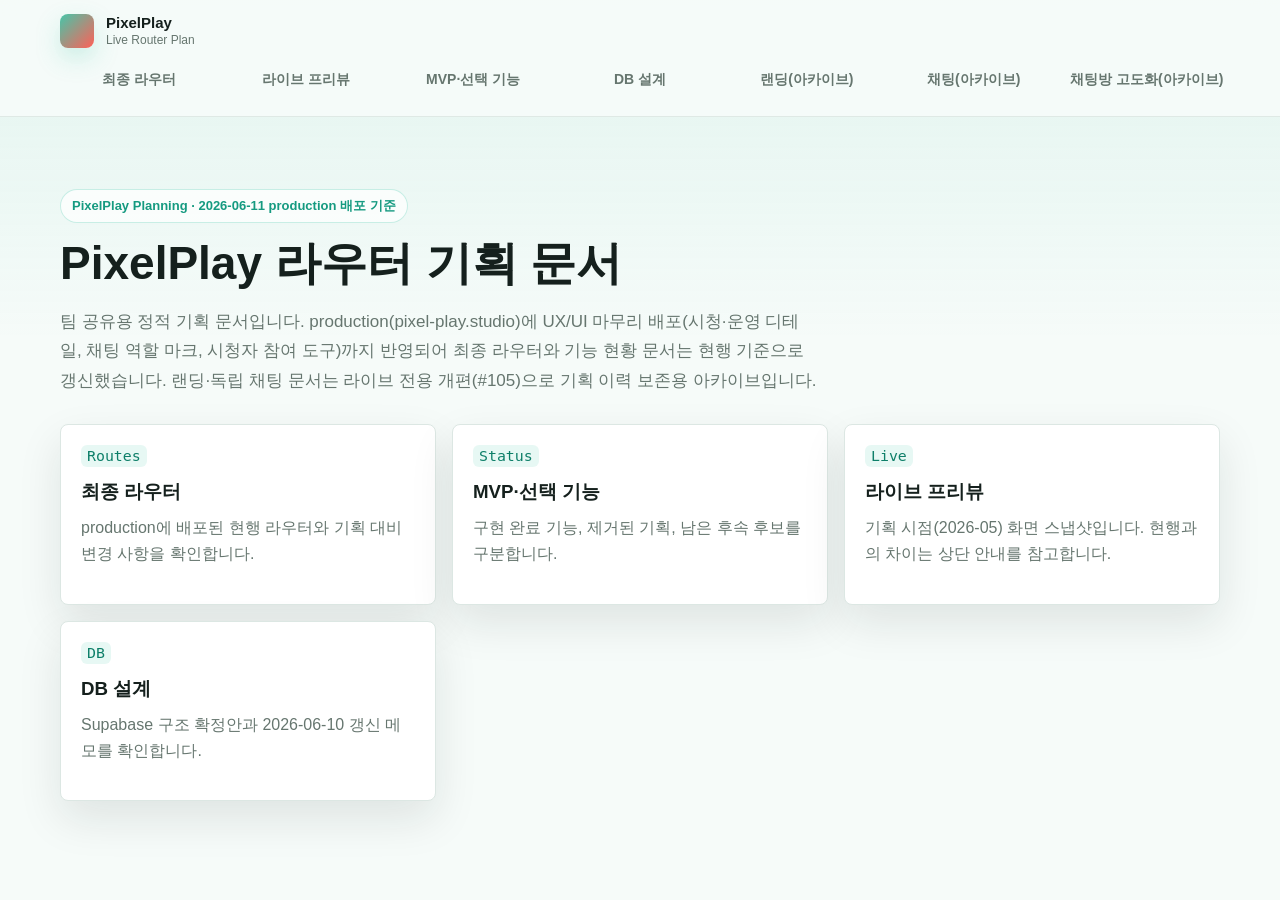
<file: index.html>
<!doctype html>
<html lang="ko">
<head>
  <meta charset="UTF-8">
  <meta name="viewport" content="width=device-width, initial-scale=1.0">
  <title>PixelPlay 라이브 라우터 기획</title>
  <link rel="stylesheet" href="assets/styles.css">
</head>
<body>
<header class="site-header">
  <div class="header-inner">
    <a class="brand-lockup" href="index.html"><span class="brand-mark"></span><span class="brand-title"><strong>PixelPlay</strong><span>Live Router Plan</span></span></a>
    <nav class="top-tabs" aria-label="문서 탭"><a href="routes.html">최종 라우터</a><a href="live-wireframes.html">라이브 프리뷰</a><a href="roadmap.html">MVP·선택 기능</a><a href="db-design.html">DB 설계</a><a href="landing-page.html">랜딩(아카이브)</a><a href="chat-wireframes.html">채팅(아카이브)</a><a href="chat-room-enhancement.html">채팅방 고도화(아카이브)</a></nav>
  </div>
</header>
<main class="doc-shell">
  <section class="hero"><div class="page-kicker">PixelPlay Planning · 2026-06-11 production 배포 기준</div><h1>PixelPlay 라우터 기획 문서</h1><p>팀 공유용 정적 기획 문서입니다. production(<a href="https://pixel-play.studio">pixel-play.studio</a>)에 UX/UI 마무리 배포(시청·운영 디테일, 채팅 역할 마크, 시청자 참여 도구)까지 반영되어 최종 라우터와 기능 현황 문서는 현행 기준으로 갱신했습니다. 랜딩·독립 채팅 문서는 라이브 전용 개편(#105)으로 기획 이력 보존용 아카이브입니다.</p></section>
  <section class="route-summary-grid">
    <article class="route-card"><code>Routes</code><h3><a href="routes.html">최종 라우터</a></h3><p>production에 배포된 현행 라우터와 기획 대비 변경 사항을 확인합니다.</p></article>
    <article class="route-card"><code>Status</code><h3><a href="roadmap.html">MVP·선택 기능</a></h3><p>구현 완료 기능, 제거된 기획, 남은 후속 후보를 구분합니다.</p></article>
    <article class="route-card"><code>Live</code><h3><a href="live-wireframes.html">라이브 프리뷰</a></h3><p>기획 시점(2026-05) 화면 스냅샷입니다. 현행과의 차이는 상단 안내를 참고합니다.</p></article>
    <article class="route-card"><code>DB</code><h3><a href="db-design.html">DB 설계</a></h3><p>Supabase 구조 확정안과 2026-06-10 갱신 메모를 확인합니다.</p></article>
  </section>
</main>
</body>
</html>
</file>
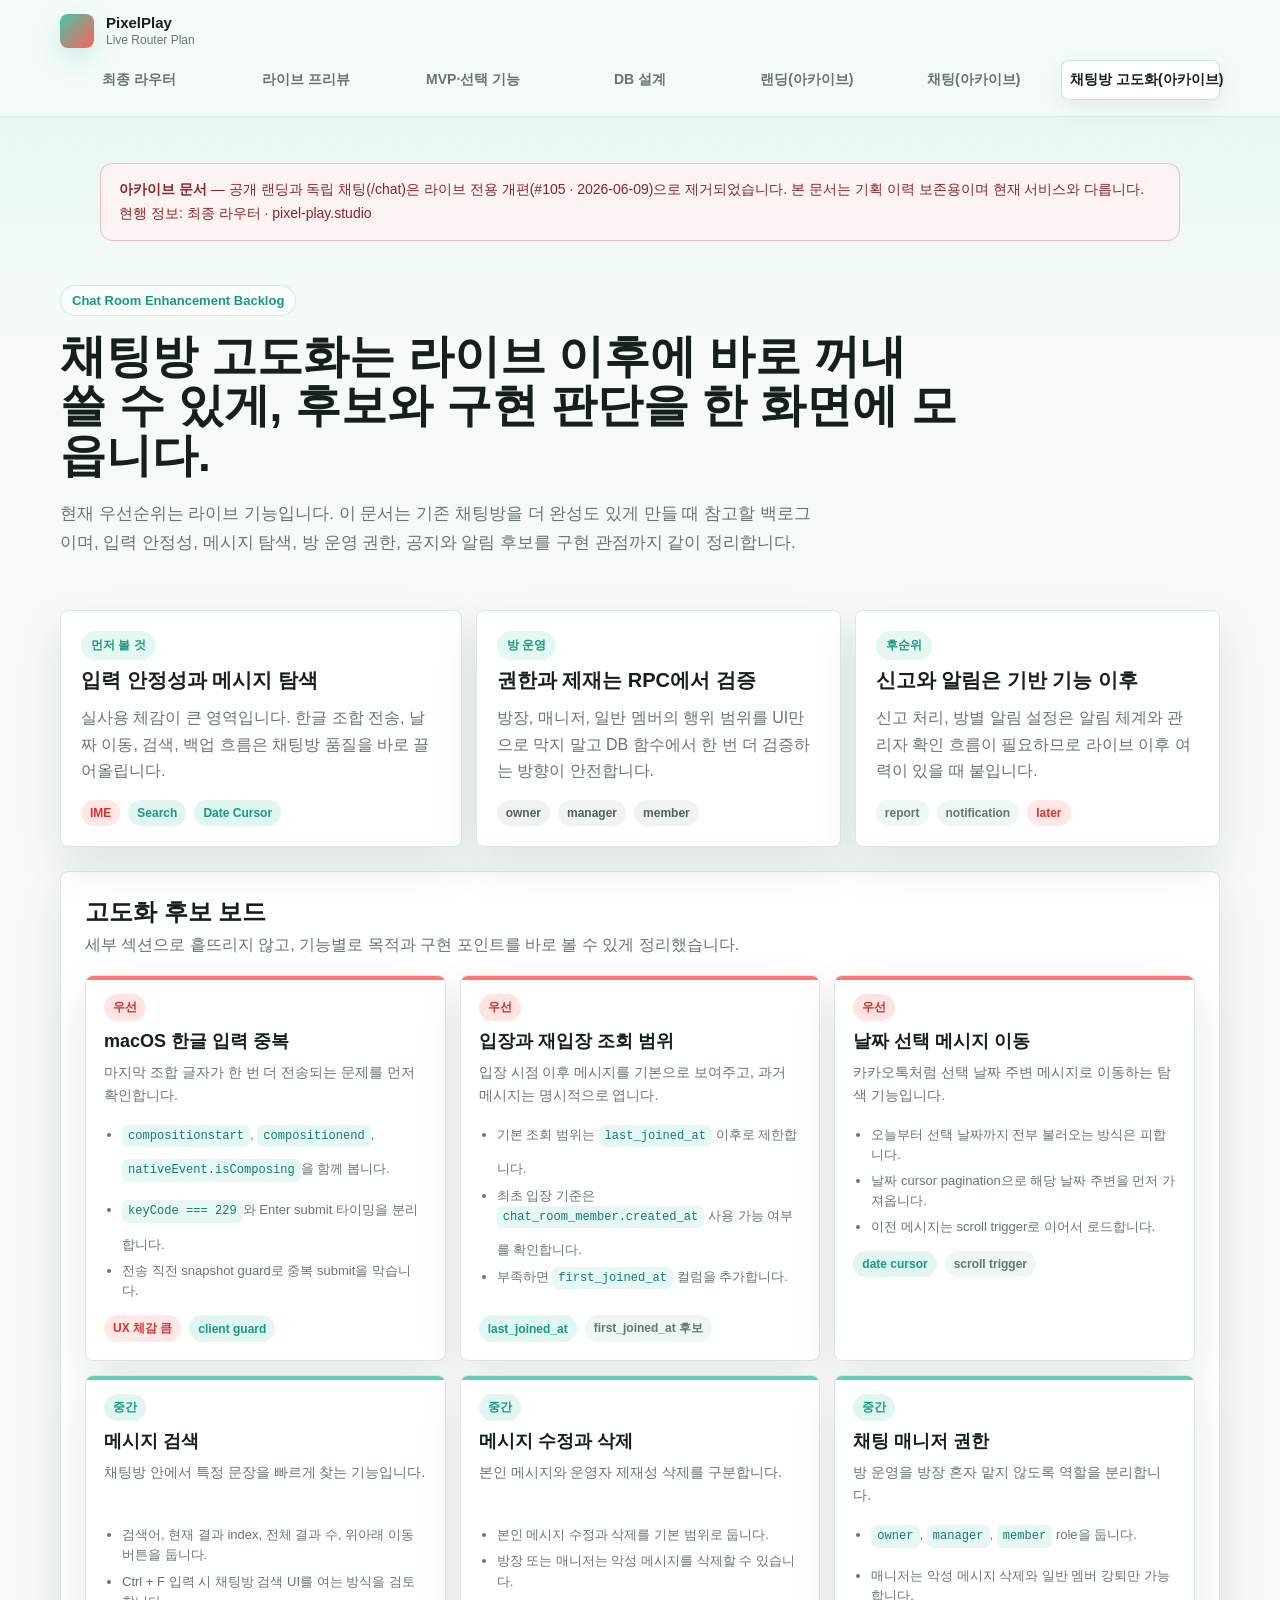
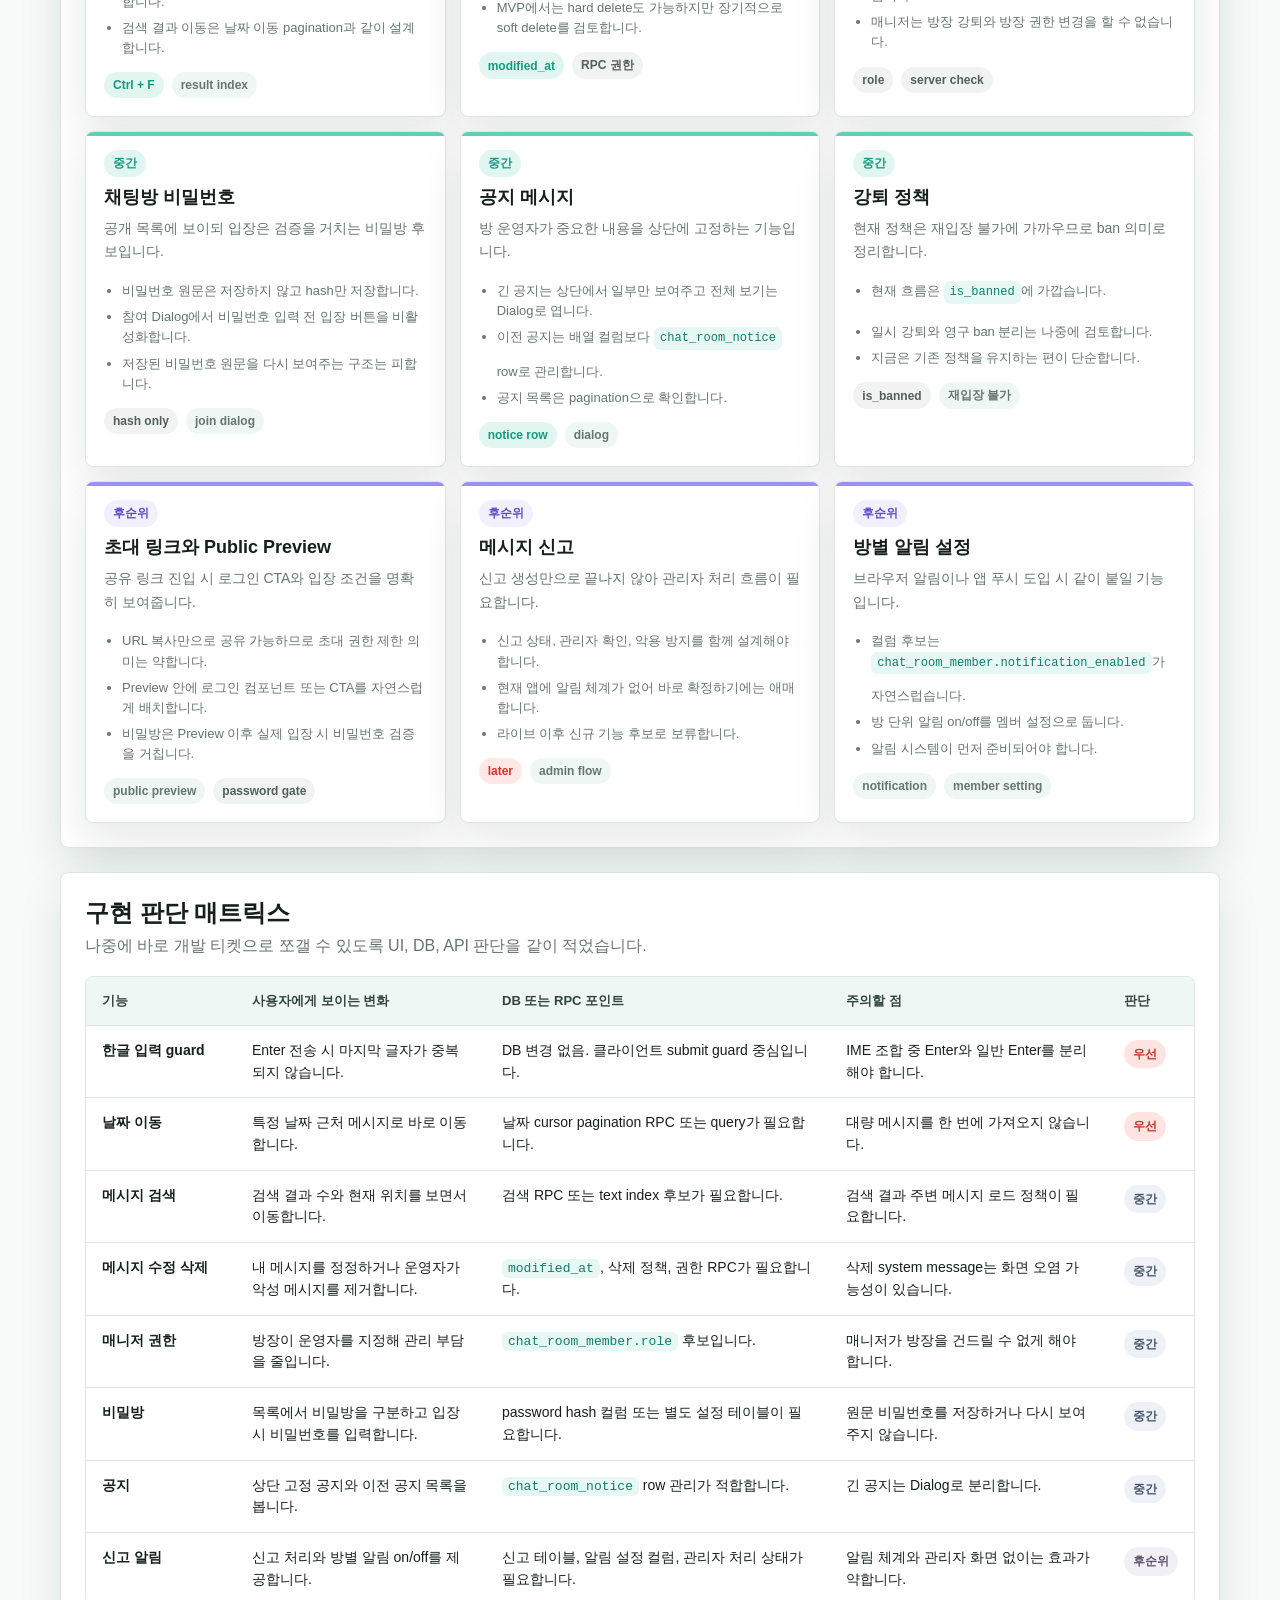
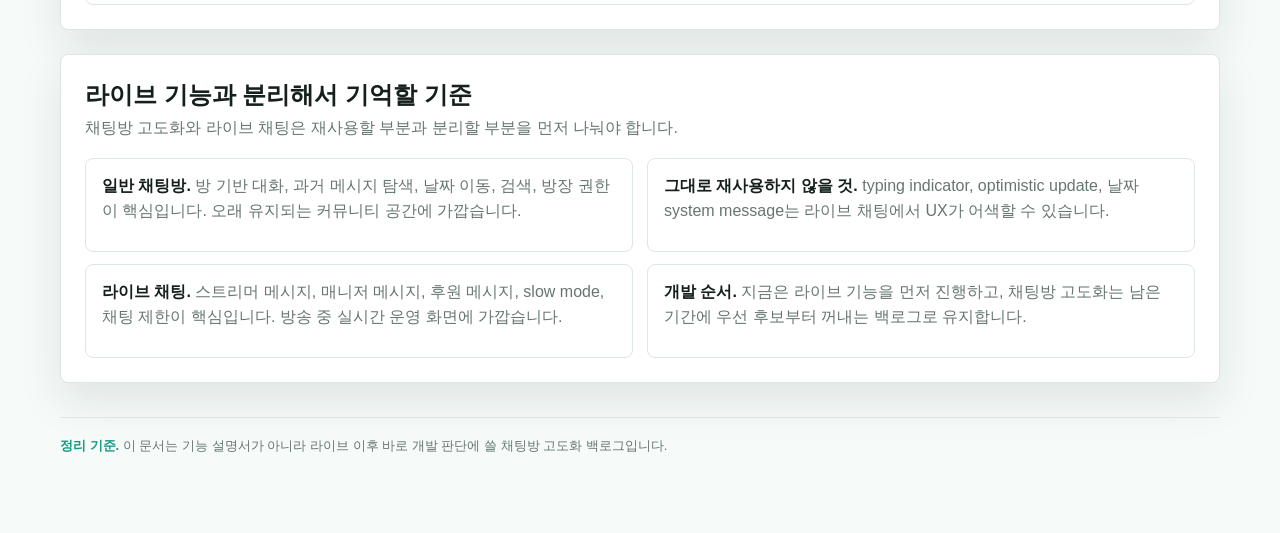
<file: chat-room-enhancement.html>
<!doctype html>
<html lang="ko">
<head>
  <meta charset="utf-8">
  <title>PixelPlay 채팅방 고도화 메모</title>
  <link rel="stylesheet" href="assets/styles.css">
  <style>
    .priority-strip { display: grid; grid-template-columns: 1.1fr 1fr 1fr; gap: 14px; margin-top: 24px; }
    .priority-strip .card { min-height: 164px; }
    .enhancement-board { display: grid; grid-template-columns: repeat(3, minmax(0, 1fr)); gap: 14px; }
    .enhancement-card { position: relative; overflow: hidden; padding: 18px; }
    .enhancement-card::before { content: ""; position: absolute; inset: 0 0 auto; height: 4px; background: var(--pixel-mint); opacity: 0.85; }
    .enhancement-card.high::before { background: var(--live-coral); }
    .enhancement-card.mid::before { background: var(--pixel-mint); }
    .enhancement-card.low::before { background: #8d7cf6; }
    .enhancement-card h3 { margin: 8px 0 8px; font-size: 18px; }
    .enhancement-card p { min-height: 52px; margin-bottom: 12px; font-size: 14px; }
    .enhancement-card ul { display: grid; gap: 6px; margin: 0 0 14px; padding-left: 18px; color: var(--muted); font-size: 13px; line-height: 1.55; }
    .priority-label { display: inline-flex; align-items: center; border-radius: 999px; padding: 5px 9px; background: #f1f3f2; color: #52605b; font-size: 12px; font-weight: 900; }
    .priority-label.high { background: #ffe4e2; color: #c92f29; }
    .priority-label.mid { background: rgba(70, 198, 169, 0.16); color: var(--mint-strong); }
    .priority-label.low { background: #f2f0ff; color: #5a4bc4; }
    .compact-board-note { display: grid; grid-template-columns: 1fr 1fr; gap: 14px; }
    .compact-board-note .decision-list li { min-height: 94px; }
    .route-table.enhancement-table td:nth-child(1) { width: 150px; font-weight: 900; color: var(--ink); }
    .route-table.enhancement-table td:nth-child(2) { width: 250px; }
    .footer-note strong { color: var(--mint-strong); }
  </style>
</head>
<body>
  <header class="site-header">
    <div class="header-inner">
      <a class="brand-lockup" href="index.html"><span class="brand-mark"></span><span class="brand-title"><strong>PixelPlay</strong><span>Live Router Plan</span></span></a>
      <nav class="top-tabs" aria-label="문서 탭"><a href="routes.html">최종 라우터</a><a href="live-wireframes.html">라이브 프리뷰</a><a href="roadmap.html">MVP·선택 기능</a><a href="db-design.html">DB 설계</a><a href="landing-page.html">랜딩(아카이브)</a><a href="chat-wireframes.html">채팅(아카이브)</a><a class="active" href="chat-room-enhancement.html">채팅방 고도화(아카이브)</a></nav>
    </div>
  </header>

  <main class="doc-shell"><div style="margin:18px auto 0;max-width:1080px;padding:14px 18px;border:1px solid #f1b9b9;background:#fdf3f3;color:#8a2424;border-radius:12px;font-size:14px;line-height:1.7;"><strong>아카이브 문서</strong> — 공개 랜딩과 독립 채팅(/chat)은 라이브 전용 개편(#105 · 2026-06-09)으로 제거되었습니다. 본 문서는 기획 이력 보존용이며 현재 서비스와 다릅니다. 현행 정보: <a href="routes.html">최종 라우터</a> · <a href="https://pixel-play.studio">pixel-play.studio</a></div>
    <section class="hero">
      <div class="page-kicker">Chat Room Enhancement Backlog</div>
      <h1>채팅방 고도화는 라이브 이후에 바로 꺼내 쓸 수 있게, 후보와 구현 판단을 한 화면에 모읍니다.</h1>
      <p>현재 우선순위는 라이브 기능입니다. 이 문서는 기존 채팅방을 더 완성도 있게 만들 때 참고할 백로그이며, 입력 안정성, 메시지 탐색, 방 운영 권한, 공지와 알림 후보를 구현 관점까지 같이 정리합니다.</p>
    </section>

    <section class="priority-strip">
      <article class="card"><div class="summary-card-head"><span class="summary-card-label">먼저 볼 것</span><strong>입력 안정성과 메시지 탐색</strong></div><p>실사용 체감이 큰 영역입니다. 한글 조합 전송, 날짜 이동, 검색, 백업 흐름은 채팅방 품질을 바로 끌어올립니다.</p><div class="badge-row"><span class="badge live">IME</span><span class="badge mint">Search</span><span class="badge mint">Date Cursor</span></div></article>
      <article class="card"><div class="summary-card-head"><span class="summary-card-label">방 운영</span><strong>권한과 제재는 RPC에서 검증</strong></div><p>방장, 매니저, 일반 멤버의 행위 범위를 UI만으로 막지 말고 DB 함수에서 한 번 더 검증하는 방향이 안전합니다.</p><div class="badge-row"><span class="badge lock">owner</span><span class="badge lock">manager</span><span class="badge lock">member</span></div></article>
      <article class="card"><div class="summary-card-head"><span class="summary-card-label">후순위</span><strong>신고와 알림은 기반 기능 이후</strong></div><p>신고 처리, 방별 알림 설정은 알림 체계와 관리자 확인 흐름이 필요하므로 라이브 이후 여력이 있을 때 붙입니다.</p><div class="badge-row"><span class="badge">report</span><span class="badge">notification</span><span class="badge live">later</span></div></article>
    </section>

    <section class="panel">
      <div class="section-title"><div><h2>고도화 후보 보드</h2><p>세부 섹션으로 흩뜨리지 않고, 기능별로 목적과 구현 포인트를 바로 볼 수 있게 정리했습니다.</p></div></div>
      <div class="enhancement-board">
        <article class="route-card enhancement-card high"><span class="priority-label high">우선</span><h3>macOS 한글 입력 중복</h3><p>마지막 조합 글자가 한 번 더 전송되는 문제를 먼저 확인합니다.</p><ul><li><code>compositionstart</code>, <code>compositionend</code>, <code>nativeEvent.isComposing</code>을 함께 봅니다.</li><li><code>keyCode === 229</code>와 Enter submit 타이밍을 분리합니다.</li><li>전송 직전 snapshot guard로 중복 submit을 막습니다.</li></ul><div class="badge-row"><span class="badge live">UX 체감 큼</span><span class="badge mint">client guard</span></div></article>
        <article class="route-card enhancement-card high"><span class="priority-label high">우선</span><h3>입장과 재입장 조회 범위</h3><p>입장 시점 이후 메시지를 기본으로 보여주고, 과거 메시지는 명시적으로 엽니다.</p><ul><li>기본 조회 범위는 <code>last_joined_at</code> 이후로 제한합니다.</li><li>최초 입장 기준은 <code>chat_room_member.created_at</code> 사용 가능 여부를 확인합니다.</li><li>부족하면 <code>first_joined_at</code> 컬럼을 추가합니다.</li></ul><div class="badge-row"><span class="badge mint">last_joined_at</span><span class="badge">first_joined_at 후보</span></div></article>
        <article class="route-card enhancement-card high"><span class="priority-label high">우선</span><h3>날짜 선택 메시지 이동</h3><p>카카오톡처럼 선택 날짜 주변 메시지로 이동하는 탐색 기능입니다.</p><ul><li>오늘부터 선택 날짜까지 전부 불러오는 방식은 피합니다.</li><li>날짜 cursor pagination으로 해당 날짜 주변을 먼저 가져옵니다.</li><li>이전 메시지는 scroll trigger로 이어서 로드합니다.</li></ul><div class="badge-row"><span class="badge mint">date cursor</span><span class="badge">scroll trigger</span></div></article>
        <article class="route-card enhancement-card mid"><span class="priority-label mid">중간</span><h3>메시지 검색</h3><p>채팅방 안에서 특정 문장을 빠르게 찾는 기능입니다.</p><ul><li>검색어, 현재 결과 index, 전체 결과 수, 위아래 이동 버튼을 둡니다.</li><li>Ctrl + F 입력 시 채팅방 검색 UI를 여는 방식을 검토합니다.</li><li>검색 결과 이동은 날짜 이동 pagination과 같이 설계합니다.</li></ul><div class="badge-row"><span class="badge mint">Ctrl + F</span><span class="badge">result index</span></div></article>
        <article class="route-card enhancement-card mid"><span class="priority-label mid">중간</span><h3>메시지 수정과 삭제</h3><p>본인 메시지와 운영자 제재성 삭제를 구분합니다.</p><ul><li>본인 메시지 수정과 삭제를 기본 범위로 둡니다.</li><li>방장 또는 매니저는 악성 메시지를 삭제할 수 있습니다.</li><li>MVP에서는 hard delete도 가능하지만 장기적으로 soft delete를 검토합니다.</li></ul><div class="badge-row"><span class="badge mint">modified_at</span><span class="badge lock">RPC 권한</span></div></article>
        <article class="route-card enhancement-card mid"><span class="priority-label mid">중간</span><h3>채팅 매니저 권한</h3><p>방 운영을 방장 혼자 맡지 않도록 역할을 분리합니다.</p><ul><li><code>owner</code>, <code>manager</code>, <code>member</code> role을 둡니다.</li><li>매니저는 악성 메시지 삭제와 일반 멤버 강퇴만 가능합니다.</li><li>매니저는 방장 강퇴와 방장 권한 변경을 할 수 없습니다.</li></ul><div class="badge-row"><span class="badge lock">role</span><span class="badge lock">server check</span></div></article>
        <article class="route-card enhancement-card mid"><span class="priority-label mid">중간</span><h3>채팅방 비밀번호</h3><p>공개 목록에 보이되 입장은 검증을 거치는 비밀방 후보입니다.</p><ul><li>비밀번호 원문은 저장하지 않고 hash만 저장합니다.</li><li>참여 Dialog에서 비밀번호 입력 전 입장 버튼을 비활성화합니다.</li><li>저장된 비밀번호 원문을 다시 보여주는 구조는 피합니다.</li></ul><div class="badge-row"><span class="badge lock">hash only</span><span class="badge">join dialog</span></div></article>
        <article class="route-card enhancement-card mid"><span class="priority-label mid">중간</span><h3>공지 메시지</h3><p>방 운영자가 중요한 내용을 상단에 고정하는 기능입니다.</p><ul><li>긴 공지는 상단에서 일부만 보여주고 전체 보기는 Dialog로 엽니다.</li><li>이전 공지는 배열 컬럼보다 <code>chat_room_notice</code> row로 관리합니다.</li><li>공지 목록은 pagination으로 확인합니다.</li></ul><div class="badge-row"><span class="badge mint">notice row</span><span class="badge">dialog</span></div></article>
        <article class="route-card enhancement-card mid"><span class="priority-label mid">중간</span><h3>강퇴 정책</h3><p>현재 정책은 재입장 불가에 가까우므로 ban 의미로 정리합니다.</p><ul><li>현재 흐름은 <code>is_banned</code>에 가깝습니다.</li><li>일시 강퇴와 영구 ban 분리는 나중에 검토합니다.</li><li>지금은 기존 정책을 유지하는 편이 단순합니다.</li></ul><div class="badge-row"><span class="badge lock">is_banned</span><span class="badge">재입장 불가</span></div></article>
        <article class="route-card enhancement-card low"><span class="priority-label low">후순위</span><h3>초대 링크와 Public Preview</h3><p>공유 링크 진입 시 로그인 CTA와 입장 조건을 명확히 보여줍니다.</p><ul><li>URL 복사만으로 공유 가능하므로 초대 권한 제한 의미는 약합니다.</li><li>Preview 안에 로그인 컴포넌트 또는 CTA를 자연스럽게 배치합니다.</li><li>비밀방은 Preview 이후 실제 입장 시 비밀번호 검증을 거칩니다.</li></ul><div class="badge-row"><span class="badge">public preview</span><span class="badge lock">password gate</span></div></article>
        <article class="route-card enhancement-card low"><span class="priority-label low">후순위</span><h3>메시지 신고</h3><p>신고 생성만으로 끝나지 않아 관리자 처리 흐름이 필요합니다.</p><ul><li>신고 상태, 관리자 확인, 악용 방지를 함께 설계해야 합니다.</li><li>현재 앱에 알림 체계가 없어 바로 확정하기에는 애매합니다.</li><li>라이브 이후 신규 기능 후보로 보류합니다.</li></ul><div class="badge-row"><span class="badge live">later</span><span class="badge">admin flow</span></div></article>
        <article class="route-card enhancement-card low"><span class="priority-label low">후순위</span><h3>방별 알림 설정</h3><p>브라우저 알림이나 앱 푸시 도입 시 같이 붙일 기능입니다.</p><ul><li>컬럼 후보는 <code>chat_room_member.notification_enabled</code>가 자연스럽습니다.</li><li>방 단위 알림 on/off를 멤버 설정으로 둡니다.</li><li>알림 시스템이 먼저 준비되어야 합니다.</li></ul><div class="badge-row"><span class="badge">notification</span><span class="badge">member setting</span></div></article>
      </div>
    </section>

    <section class="panel">
      <div class="section-title"><div><h2>구현 판단 매트릭스</h2><p>나중에 바로 개발 티켓으로 쪼갤 수 있도록 UI, DB, API 판단을 같이 적었습니다.</p></div></div>
      <table class="route-table enhancement-table"><thead><tr><th>기능</th><th>사용자에게 보이는 변화</th><th>DB 또는 RPC 포인트</th><th>주의할 점</th><th>판단</th></tr></thead><tbody>
        <tr><td>한글 입력 guard</td><td>Enter 전송 시 마지막 글자가 중복되지 않습니다.</td><td>DB 변경 없음. 클라이언트 submit guard 중심입니다.</td><td>IME 조합 중 Enter와 일반 Enter를 분리해야 합니다.</td><td><span class="access-remove">우선</span></td></tr>
        <tr><td>날짜 이동</td><td>특정 날짜 근처 메시지로 바로 이동합니다.</td><td>날짜 cursor pagination RPC 또는 query가 필요합니다.</td><td>대량 메시지를 한 번에 가져오지 않습니다.</td><td><span class="access-remove">우선</span></td></tr>
        <tr><td>메시지 검색</td><td>검색 결과 수와 현재 위치를 보면서 이동합니다.</td><td>검색 RPC 또는 text index 후보가 필요합니다.</td><td>검색 결과 주변 메시지 로드 정책이 필요합니다.</td><td><span class="access-login">중간</span></td></tr>
        <tr><td>메시지 수정 삭제</td><td>내 메시지를 정정하거나 운영자가 악성 메시지를 제거합니다.</td><td><code>modified_at</code>, 삭제 정책, 권한 RPC가 필요합니다.</td><td>삭제 system message는 화면 오염 가능성이 있습니다.</td><td><span class="access-login">중간</span></td></tr>
        <tr><td>매니저 권한</td><td>방장이 운영자를 지정해 관리 부담을 줄입니다.</td><td><code>chat_room_member.role</code> 후보입니다.</td><td>매니저가 방장을 건드릴 수 없게 해야 합니다.</td><td><span class="access-login">중간</span></td></tr>
        <tr><td>비밀방</td><td>목록에서 비밀방을 구분하고 입장 시 비밀번호를 입력합니다.</td><td>password hash 컬럼 또는 별도 설정 테이블이 필요합니다.</td><td>원문 비밀번호를 저장하거나 다시 보여주지 않습니다.</td><td><span class="access-login">중간</span></td></tr>
        <tr><td>공지</td><td>상단 고정 공지와 이전 공지 목록을 봅니다.</td><td><code>chat_room_notice</code> row 관리가 적합합니다.</td><td>긴 공지는 Dialog로 분리합니다.</td><td><span class="access-login">중간</span></td></tr>
        <tr><td>신고 알림</td><td>신고 처리와 방별 알림 on/off를 제공합니다.</td><td>신고 테이블, 알림 설정 컬럼, 관리자 처리 상태가 필요합니다.</td><td>알림 체계와 관리자 화면 없이는 효과가 약합니다.</td><td><span class="access-future">후순위</span></td></tr>
      </tbody></table>
    </section>

    <section class="panel">
      <div class="section-title"><div><h2>라이브 기능과 분리해서 기억할 기준</h2><p>채팅방 고도화와 라이브 채팅은 재사용할 부분과 분리할 부분을 먼저 나눠야 합니다.</p></div></div>
      <div class="compact-board-note">
        <ul class="decision-list">
          <li><strong>일반 채팅방.</strong> 방 기반 대화, 과거 메시지 탐색, 날짜 이동, 검색, 방장 권한이 핵심입니다. 오래 유지되는 커뮤니티 공간에 가깝습니다.</li>
          <li><strong>라이브 채팅.</strong> 스트리머 메시지, 매니저 메시지, 후원 메시지, slow mode, 채팅 제한이 핵심입니다. 방송 중 실시간 운영 화면에 가깝습니다.</li>
        </ul>
        <ul class="decision-list">
          <li><strong>그대로 재사용하지 않을 것.</strong> typing indicator, optimistic update, 날짜 system message는 라이브 채팅에서 UX가 어색할 수 있습니다.</li>
          <li><strong>개발 순서.</strong> 지금은 라이브 기능을 먼저 진행하고, 채팅방 고도화는 남은 기간에 우선 후보부터 꺼내는 백로그로 유지합니다.</li>
        </ul>
      </div>
    </section>

    <p class="footer-note"><strong>정리 기준.</strong> 이 문서는 기능 설명서가 아니라 라이브 이후 바로 개발 판단에 쓸 채팅방 고도화 백로그입니다.</p>
  </main>
</body>
</html>
</file>
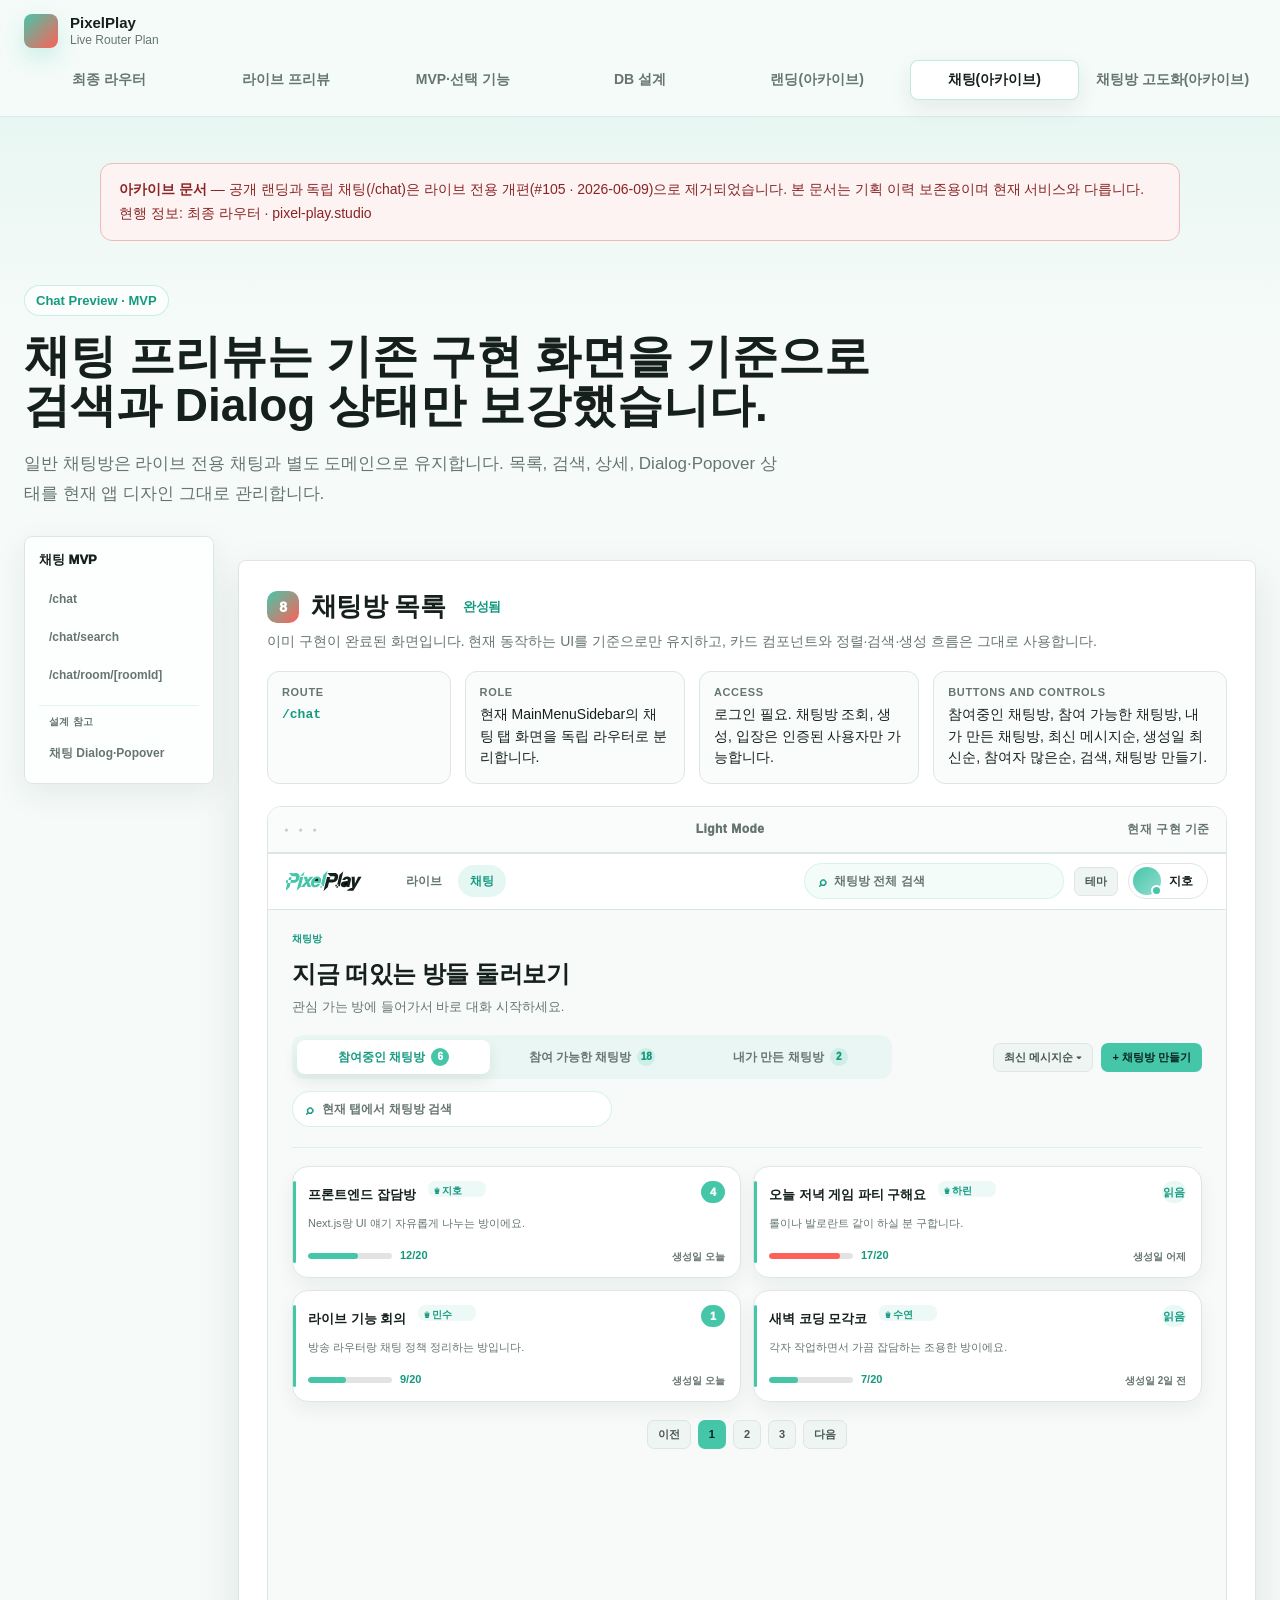
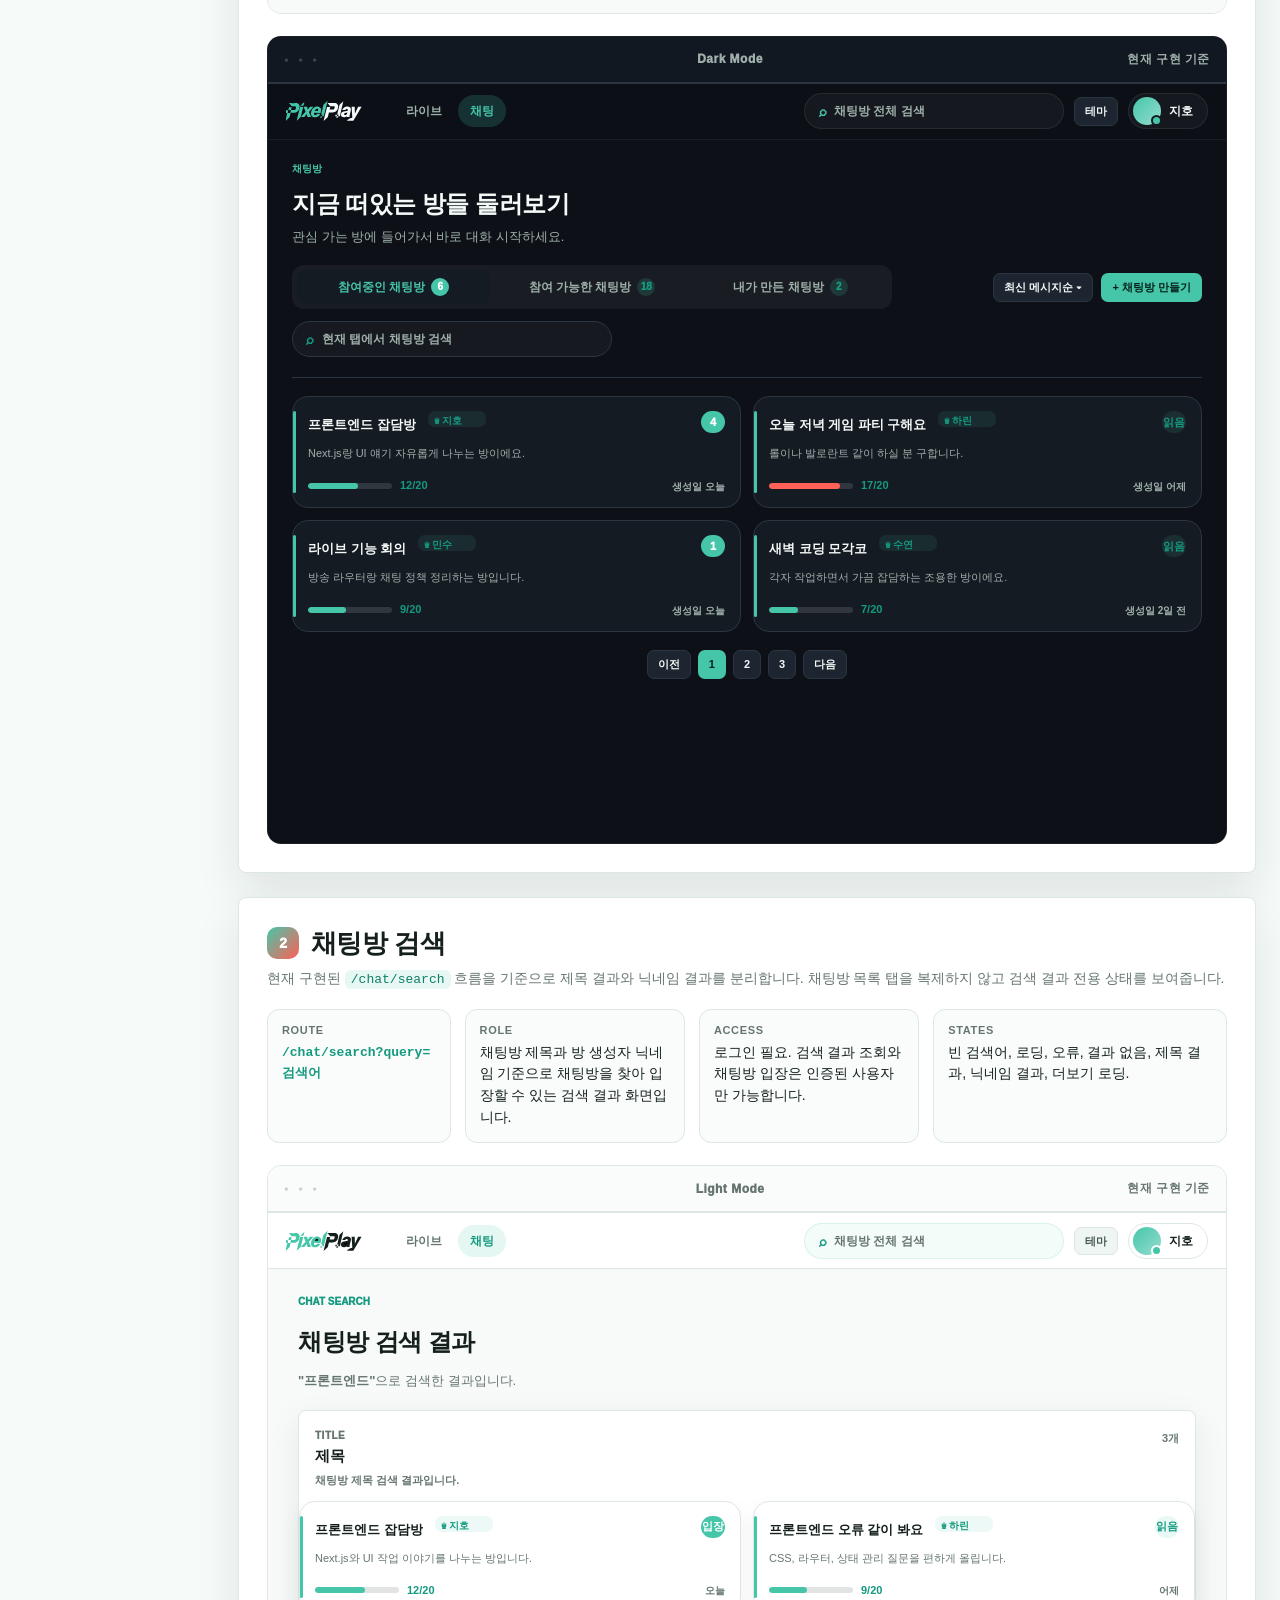
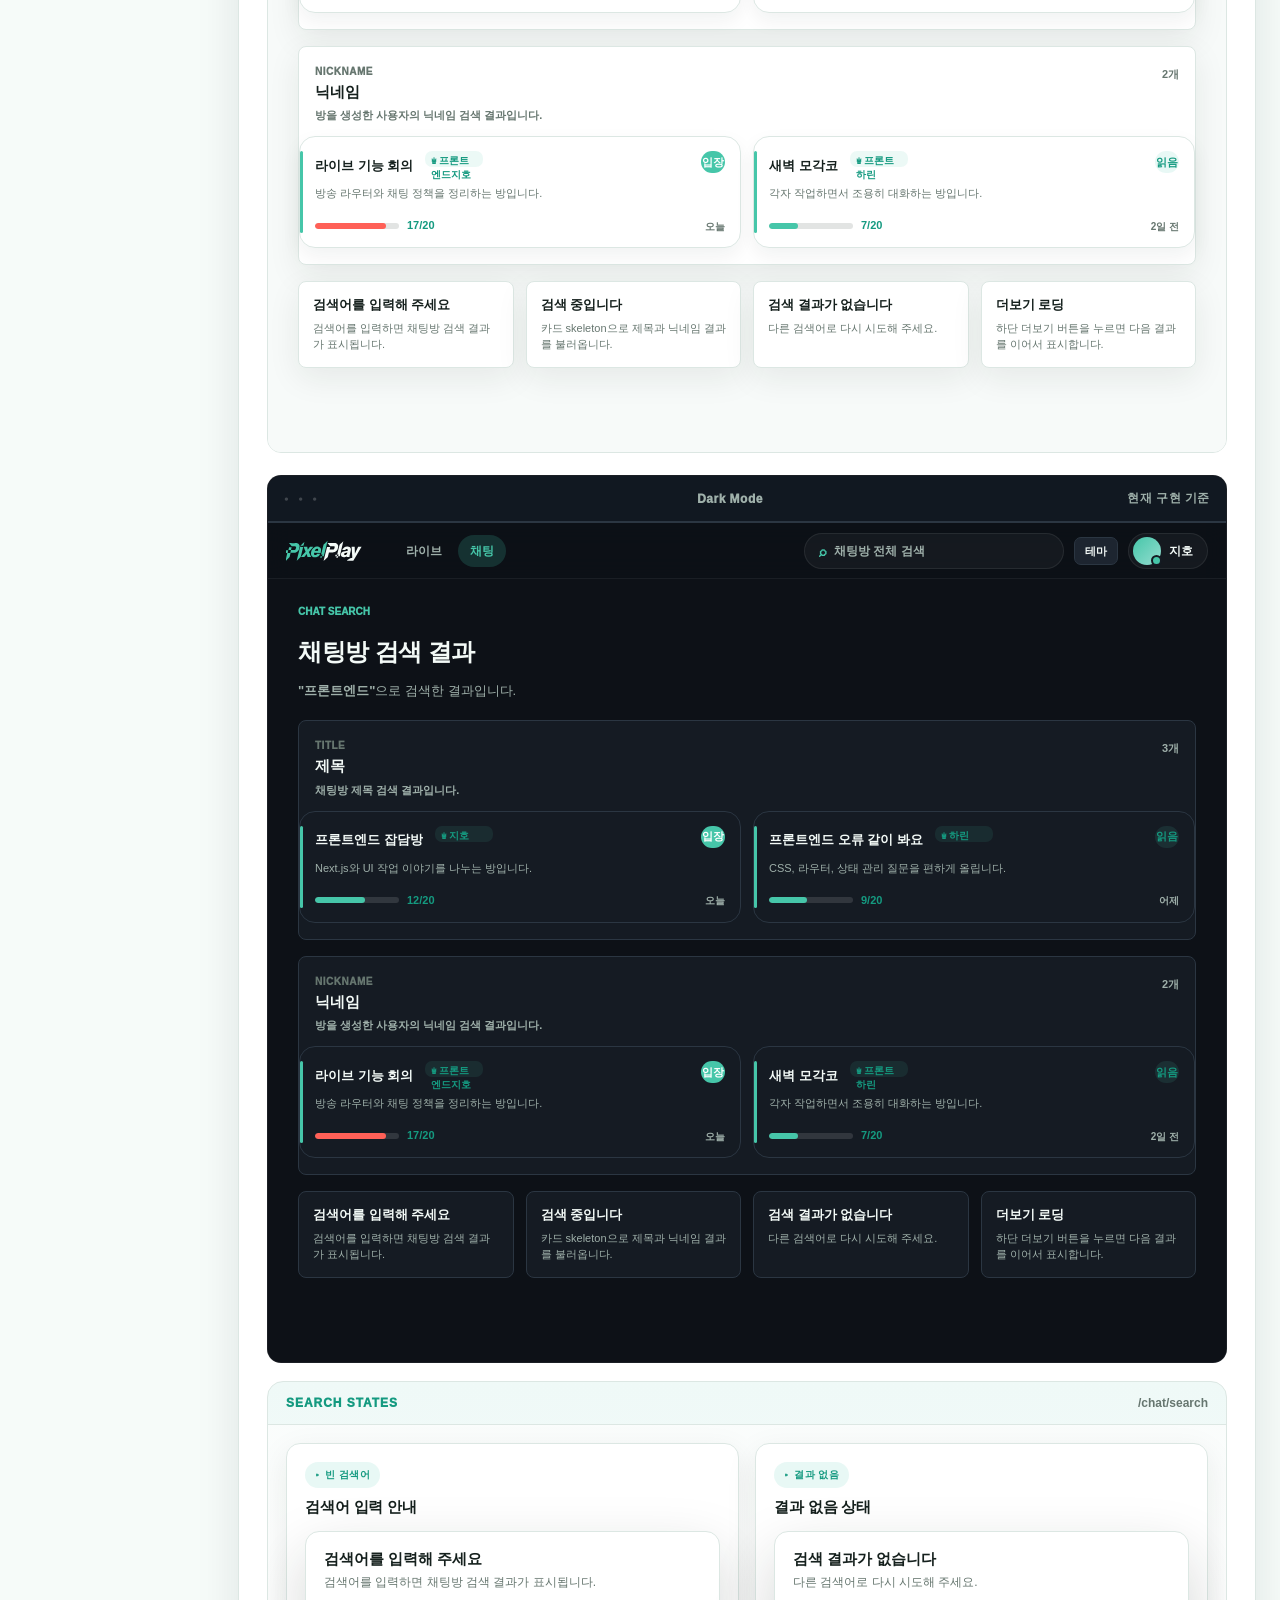
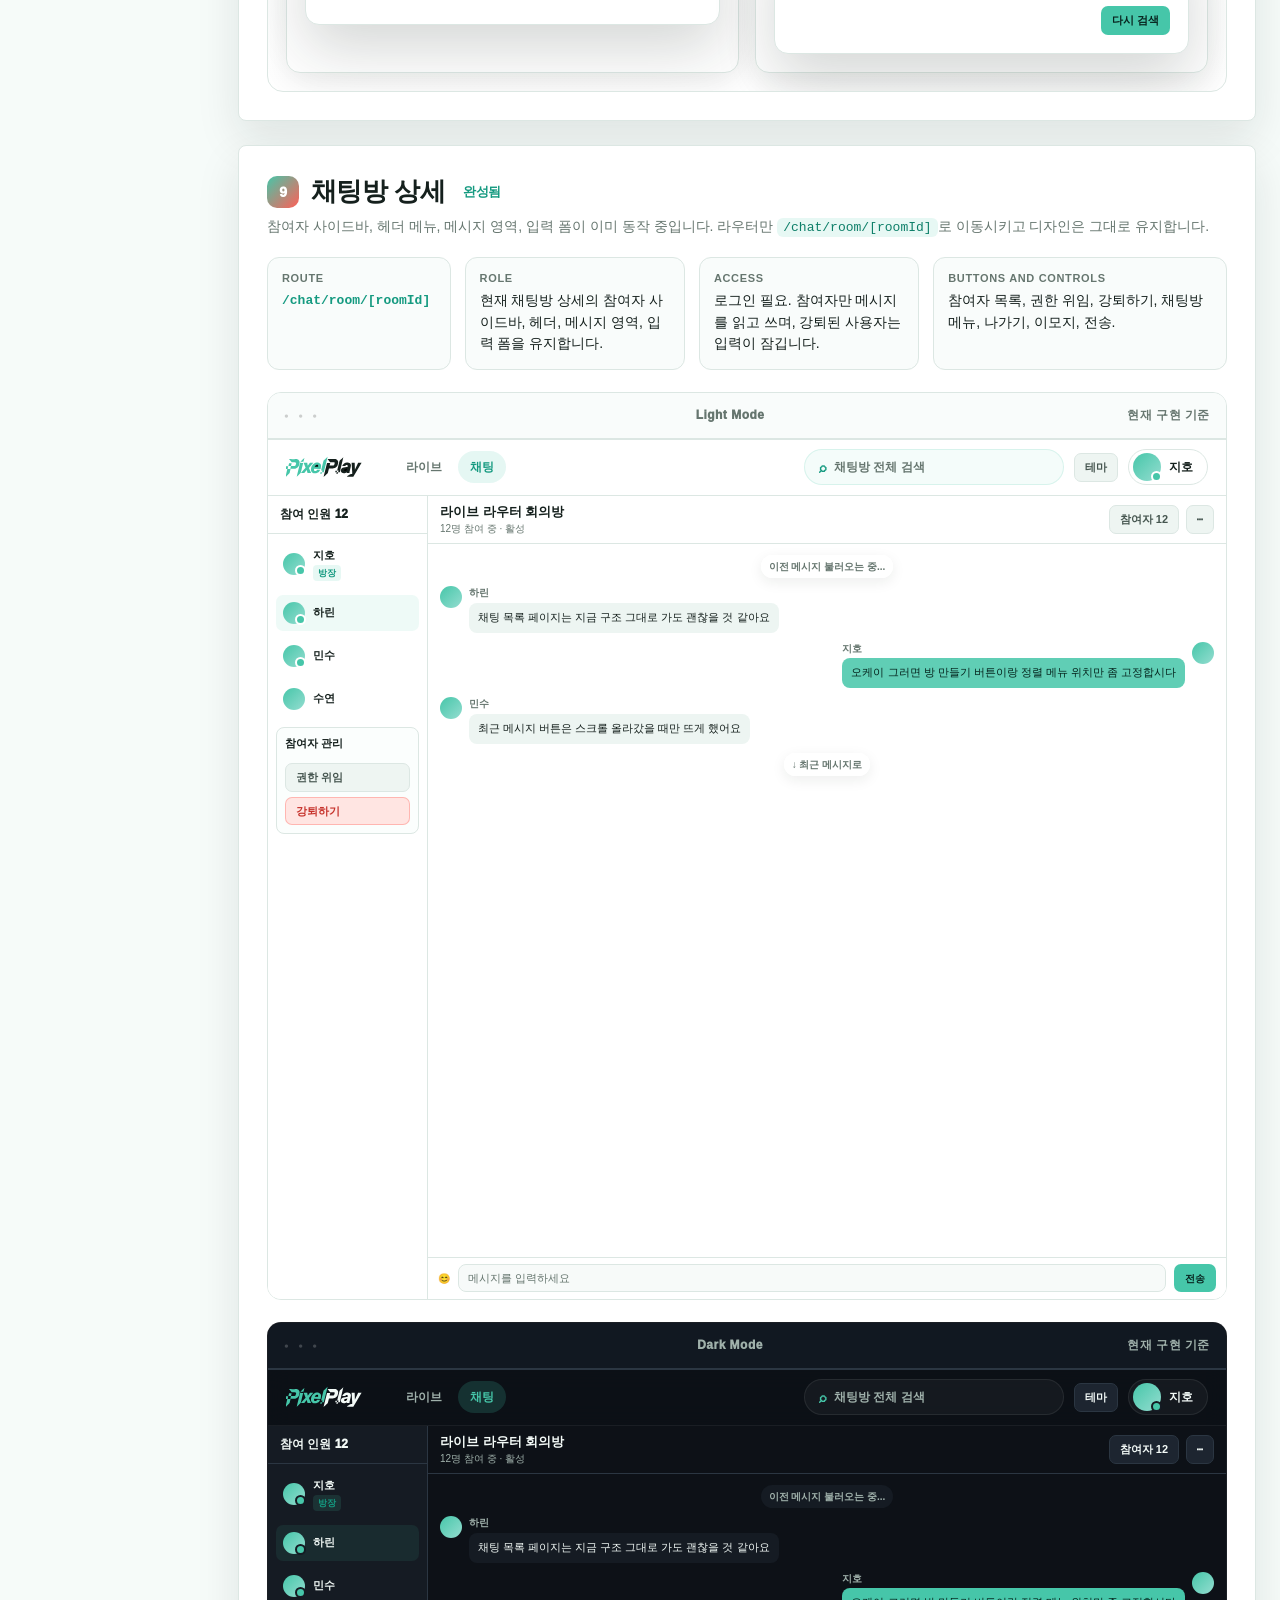
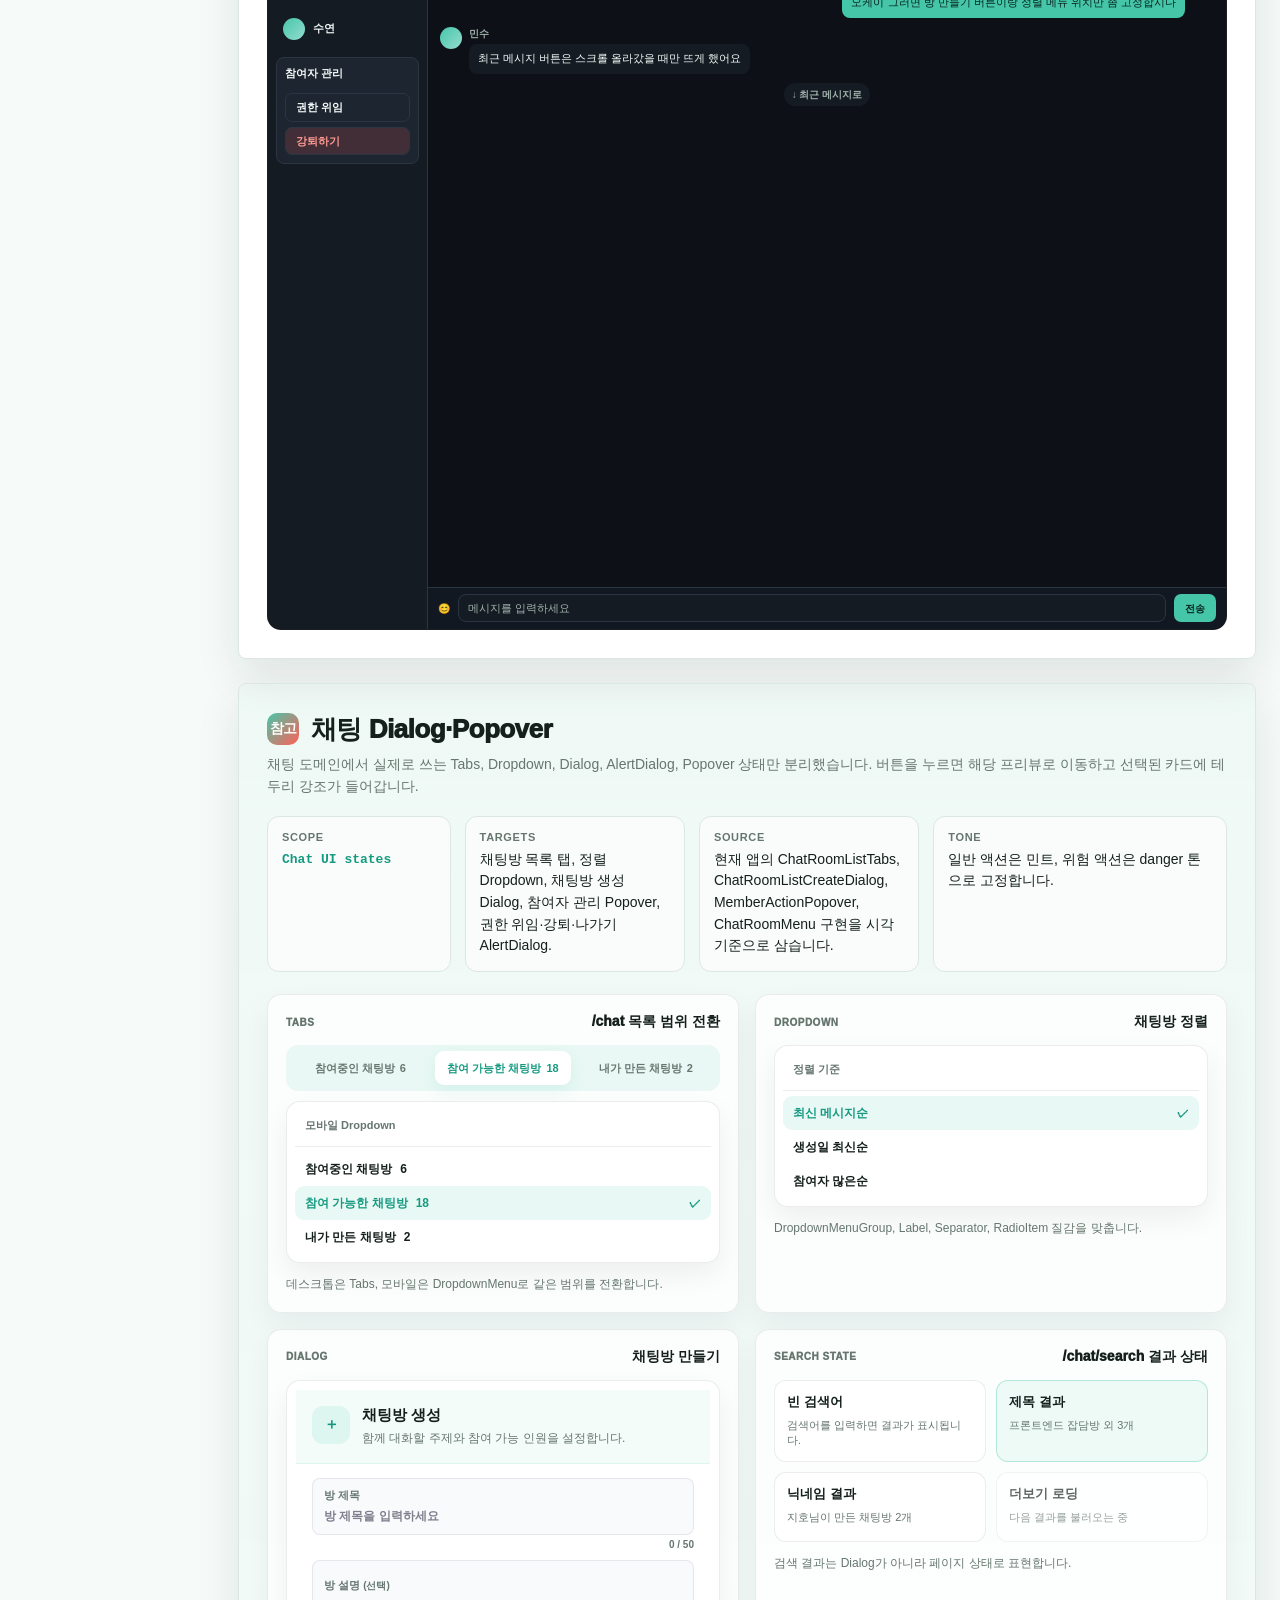
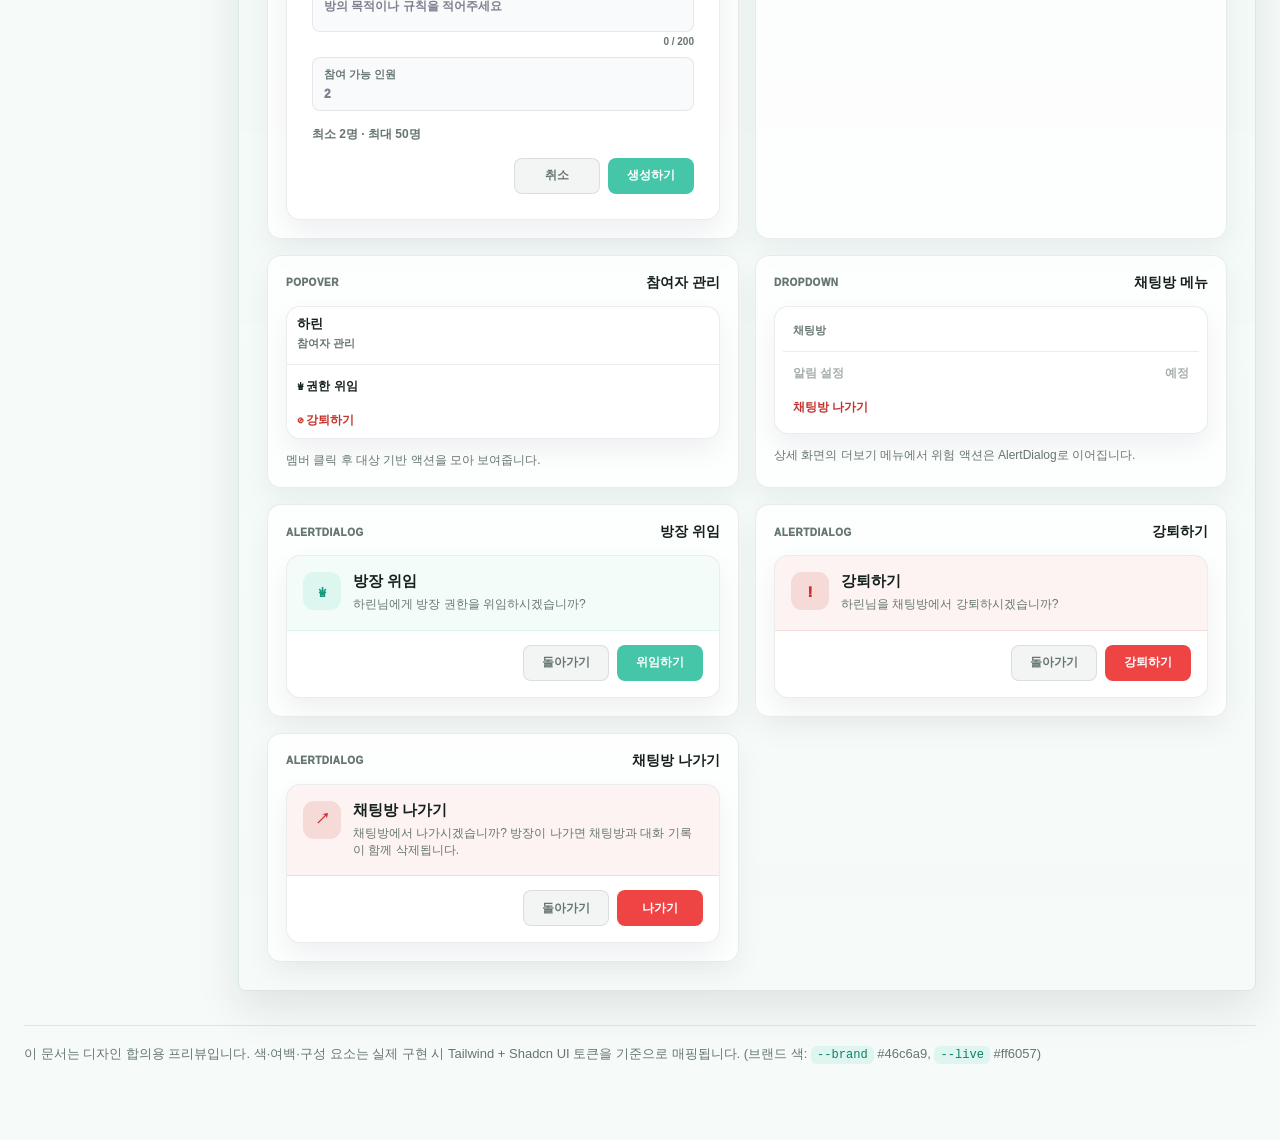
<file: chat-wireframes.html>
<!doctype html>
<html lang="ko">
<head>
  <meta charset="utf-8">
  <title>PixelPlay 채팅 프리뷰</title>
  <link rel="stylesheet" href="assets/styles.css">
  <link rel="stylesheet" href="assets/wireframes.css">
</head>
<body>
  <header class="site-header">
    <div class="header-inner">
      <a class="brand-lockup" href="index.html"><span class="brand-mark"></span><span class="brand-title"><strong>PixelPlay</strong><span>Live Router Plan</span></span></a>
      <nav class="top-tabs" aria-label="문서 탭"><a href="routes.html">최종 라우터</a><a href="live-wireframes.html">라이브 프리뷰</a><a href="roadmap.html">MVP·선택 기능</a><a href="db-design.html">DB 설계</a><a href="landing-page.html">랜딩(아카이브)</a><a class="active" href="chat-wireframes.html">채팅(아카이브)</a><a href="chat-room-enhancement.html">채팅방 고도화(아카이브)</a></nav>
    </div>
  </header>
  <main class="doc-shell"><div style="margin:18px auto 0;max-width:1080px;padding:14px 18px;border:1px solid #f1b9b9;background:#fdf3f3;color:#8a2424;border-radius:12px;font-size:14px;line-height:1.7;"><strong>아카이브 문서</strong> — 공개 랜딩과 독립 채팅(/chat)은 라이브 전용 개편(#105 · 2026-06-09)으로 제거되었습니다. 본 문서는 기획 이력 보존용이며 현재 서비스와 다릅니다. 현행 정보: <a href="routes.html">최종 라우터</a> · <a href="https://pixel-play.studio">pixel-play.studio</a></div>
    <section class="hero">
      <div class="page-kicker">Chat Preview · MVP</div>
      <h1>채팅 프리뷰는 기존 구현 화면을 기준으로 검색과 Dialog 상태만 보강했습니다.</h1>
      <p>일반 채팅방은 라이브 전용 채팅과 별도 도메인으로 유지합니다. 목록, 검색, 상세, Dialog·Popover 상태를 현재 앱 디자인 그대로 관리합니다.</p>
    </section>
    <div class="preview-layout">
            <aside class="preview-index" aria-label="채팅 프리뷰 섹션 메뉴">
        <strong>채팅 MVP</strong>
        <a href="#preview-chat-list">/chat</a>
        <a href="#preview-chat-search">/chat/search</a>
        <a href="#preview-chat-room">/chat/room/[roomId]</a>
        <span class="preview-index-divider">설계 참고</span>
        <a href="#preview-interaction-states">채팅 Dialog·Popover</a>
      </aside>
      <div id="preview-root" class="preview-content">


<!-- ============================ 채팅방 목록 (완성, 유지) ============================ -->
      <section id="preview-chat-list" class="preview-section">
        <h2><span class="section-num">8</span>채팅방 목록 <span style="font-size:13px;color:var(--mint-strong);font-weight:900;margin-left:6px;">완성됨</span></h2>
        <p class="section-summary">이미 구현이 완료된 화면입니다. 현재 동작하는 UI를 기준으로만 유지하고, 카드 컴포넌트와 정렬·검색·생성 흐름은 그대로 사용합니다.</p>
        <div class="preview-meta detail-meta">
          <div class="meta-box"><span>route</span><strong>/chat</strong></div>
          <div class="meta-box"><span>role</span><p>현재 MainMenuSidebar의 채팅 탭 화면을 독립 라우터로 분리합니다.</p></div>
          <div class="meta-box"><span>access</span><p>로그인 필요. 채팅방 조회, 생성, 입장은 인증된 사용자만 가능합니다.</p></div>
          <div class="meta-box"><span>buttons and controls</span><p>참여중인 채팅방, 참여 가능한 채팅방, 내가 만든 채팅방, 최신 메시지순, 생성일 최신순, 참여자 많은순, 검색, 채팅방 만들기.</p></div>
        </div>
        <div class="preview-pair">
          <div class="preview-frame light"><div class="frame-label"><span>Light Mode</span><span>현재 구현 기준</span></div><div class="design-screen"><div class="mini-top"><div class="mini-logo"><svg xmlns="http://www.w3.org/2000/svg" viewBox="20 370 1005 290" aria-label="PixelPlay"><path fill="currentColor" d="M617.047 410.729q1.548-.072 3.098-.106c12.083-.205 49.55-1.2 60.118 2.157 4.354 1.383 8.119 4.022 11.366 7.186 7.804 7.605 16.32 20.749 16.426 31.984.069 7.336-6.318 37.122-9.465 43.856-1.957 4.188-5.006 7.773-8.218 11.054-9.988 10.205-25.833 21.707-39.845 25.191-6.371 1.584-13.674 1.099-20.218 1.222-14.665.276-29.342.111-44.011.204-3.316 13.946-10.99 47.38-14.972 59.735-.879 2.728-51.496 49.837-55.876 53.729 2.806-12.756 6.568-25.621 9.439-38.587l36.08-146.908c13.724-.689 28.628-.224 42.419.001-2.275 11.402-6.31 23.188-8.221 34.215 10.005.487 20.166.339 30.169.443 6.285-.177 12.227.553 18.467-.647 14.32-2.754 12.845-12.632 16.287-22.209 8.768-24.394-7.752-20.983-25.569-20.93q-16.582.148-33.161-.206c-11.527-13.156-23.257-27.722-34.461-41.244 16.482-.121 33.765.409 50.148-.14"/><path fill="#46c6a9" d="M58.978 410.961c23.553.663 47.254.502 70.821.446 11.644-.028 27.864-1.345 38.875.9 5.634 1.149 10.586 3.846 14.785 7.75 8.055 7.489 16.164 21.46 16.436 32.681.124 5.091-8.165 42.137-10.23 46.645-2.501 5.458-6.692 10.347-10.899 14.564-9.4 9.424-25.591 20.911-38.708 23.964-7.507 1.747-16.102 1.075-23.815 1.153q-17.937.218-35.877.257c-1.113 6.796-9.59 48.4-12.25 53.808-2.731 5.552-35.18 36.047-41.424 42.545-2.214 2.305-12.768 13.185-15.414 15.767l4.921-20.244c.564-2.671 1.275-5.454 1.952-8.11 6.965-27.3 12.67-54.935 19.448-82.269-8.648-.471-19.694-.065-28.395.147.793-7.525 5.562-27.77 7.521-35.381l32.663-.056C46.71 517.04 44.5 528.474 42.09 540.04l34.432.168c3.097-12.501 5.488-26.11 8.966-38.293l29.454-.087c35.164-.141 30.271-4.889 38.527-37.633 1.669-6.621-3.305-9.945-9.063-10.165-16.444-.628-33.325.1-49.748-.475-12.117-14.353-23.719-28.016-35.681-42.594"/><path fill="#46c6a9" d="M424.42 455.699c18.015-1.993 40.152 4.794 50.938 20.065 13.712 19.414 4.456 43.028.843 64.111l-85.576-.243c-.307 5.268-1.559 11.865-.489 16.988 2.379 11.398 14.467 12.811 23.831 9.898 9.18-2.856 12.964-7.693 17.118-15.735l39.389-.224c-1.182 3.529-1.94 5.143-3.614 8.495-2.058 3.608-4.095 6.955-6.637 10.345-20.962 27.952-66.16 39.3-95.171 17.367-8.711-6.585-14.769-17.928-15.487-28.938-3.012-46.17 25.347-97.077 74.855-102.129"/><path fill="var(--background)" d="M422.093 487.081c19.43-1.726 24.966 4.695 21.328 23.546q-10.375-.085-20.751-.045-12.038.02-24.075-.083c4.659-11.63 10.514-20.459 23.498-23.418"/><path fill="currentColor" d="M825.68 455.707c13.43-.356 26.729 1.422 37.364 10.182 18.748 15.443 13.739 36.175 8.51 56.02a2063 2063 0 0 0-9.659 37.703c-3.487 14.152-5.713 20.242-4.078 34.816q-19.19-.06-38.378.121c-.004-4.326.336-8.709.608-13.032-5.808 7.33-10.255 10.445-19.391 13.256-12.631 3.887-30.951 3.118-42.714-3.19-8.759-4.697-11.748-9.933-14.481-19.053a53 53 0 0 1-.608-3.526c-1.539-11.811.674-22.496 8.113-31.94a46.1 46.1 0 0 1 15.892-12.734c14.766-7.236 49.954-12.109 66.742-14.119 1.098-4.378 2.41-8.189 1.058-12.661a11.48 11.48 0 0 0-5.718-6.905c-11.062-5.777-23.502 2.5-28.501 12.728-13.161-.416-26.795-.125-39.997-.017 11.824-28.026 34.664-45.518 65.238-47.649"/><path fill="var(--background)" d="M827.267 533.639c2.304.036-.684 7.697-1.14 9.627l-1.024 4.246-.485 2.001c-2.598 11.416-6.499 14.32-18.619 16.971-5.1 1.115-11.897.633-16.707-1.534l-.743-.316c-2.051-1.499-4.255-3.364-4.488-6.132-1.478-17.561 30.383-22.672 43.206-24.863"/><path fill="currentColor" d="M970.752 458.509c14.952.422 30.888.275 45.888.284-10.83 17.402-21.22 36.164-31.609 53.926l-46.178 78.409-19.918 34.134c-2.175 3.688-8.042 14-10.533 16.742l-57.02.401c-8.724.016-18.747.232-27.379-.288 5.882-6.096 22.794-18.512 29.826-23.625 4.869-3.653 14.738-11.259 20.385-12 8.821-1.158 10.516.233 19.255-3.58.332-14.282-1.935-39.771-2.895-54.864l-5.686-89.045q20.29-.072 40.58.137c1.431 30.884 1.585 61.626 2.781 92.515a6318 6318 0 0 1 42.503-93.146"/><path fill="#46c6a9" d="M336.904 459.519c14.046-.303 29.028-.051 43.149-.063-6.393 8.766-14.595 17.454-21.727 25.74l-36.214 42.145c7.659 20.707 17.992 40.375 26.63 60.656.709 1.663 1.352 4.173.803 5.941-2.217.528-12.6.309-15.595.312q-15.045-.033-30.087.207l-10.822-38.436c-5.863 7.945-11.589 14.867-17.932 22.391-4.417 5.24-8.374 10.628-13.043 15.753-1.609.379-10.264.272-12.452.26l-32.76-.457c18.26-21.968 42.129-47.043 61.65-68.38-9.062-20.939-17.987-44.154-26.322-65.471l47.628-.064c1.828 12.129 4.927 26.007 7.431 38.117 3.498-3.625 8.727-11.191 11.998-15.63a572 572 0 0 1 17.665-23.021"/><path fill="#46c6a9" d="M569.045 379.921c-4.385 18.498-9.648 37.16-14.173 55.726a13114 13114 0 0 1-36.819 148.849l-9.322-.066c-4.346.412-10.127-.123-13.807.428l-.132-.293.712-.431c2.047-7.489 3.867-14.052 5.181-21.73l-17.449-.056c.51-4.769 2.504-11.777 3.696-16.608l6.702-27.337c7.01-29.242 14.623-58.78 22.037-88.02.812-3.203 22.482-20.605 25.74-24.444 8.97-8.307 18.366-18.352 27.634-26.018"/><path fill="currentColor" d="M775.442 386.44c-.042 1.61-2.443 11.232-2.982 13.535l-7.71 32.894c-11.568 50.656-24.362 100.803-34.872 151.672l-22.585-.061 3.456-13.652 1.622-8.289-17.752.047c3.147-10.837 5.913-24.765 8.62-36.107l15.072-61.547c2.318-9.503 5.344-24.653 8.353-33.489 5.664-4.754 11.352-10.309 16.84-15.361a3839 3839 0 0 0 31.938-29.642"/><path fill="#46c6a9" d="M205.786 460.584c11.855.797 28.339.44 40.56.486-3.856 19.93-9.969 41.874-14.648 61.717l-11.739 48.892c-.808 3.261-4.446 18.953-5.654 20.382-8.352 9.882-22.059 22.405-31.368 31.405-7.139 6.804-14.427 13.391-21.6 20.272A5544 5544 0 0 1 192.511 516c4.337-17.238 8.238-38.722 13.275-55.416"/><path fill="#46c6a9" d="M60.61 465.471c11.008.257 22.564.025 33.648.085-.698 4.564-2.046 9.874-3.109 14.451l-1.004 4.265-.49 2.004-.497 2.006c-.178.719-.38 1.506-.55 2.227l-.75 3.226c-.22.925-.438 1.852-.681 2.771l-.517 2.001a71 71 0 0 1-.876 3.139l-33.87-.079c2.29-8.673 4.498-17.57 6.465-26.324l.522-2.25.46-1.999c.414-1.842.797-3.69 1.25-5.523"/><path fill="#46c6a9" d="m261.797 395.329.546.582c-.348 3.439-3.006 13.195-3.973 17.061a1730 1730 0 0 1-8.706 34.01 1375 1375 0 0 0-40.204-.414l-.702-.375c.677-2.038 47.717-46.053 53.039-50.864"/><path fill="currentColor" d="M673.184 562.995c6.724-.113 13.465-.037 20.196-.081-1.947 6.363-4.101 12.965-4.926 19.587-.105.838-.193 1.184-.438 2.004-6.44.058-13.11-.009-19.573-.02q.92-3.845 1.652-7.729c.881-4.587 2.274-9.151 3.089-13.761"/><path fill="currentColor" d="M688.016 584.505q9.68-.008 19.361.09c-.658 3.481-1.417 6.469-2.261 9.914l-.77 3.21c-.558 2.278-1.119 4.579-1.853 6.807l-19.067.045c1.037-5.19 2.977-15.14 4.59-20.066"/><path fill="#46c6a9" d="m494.792 584.565.132.293c-1.641 6.445-3.084 13.089-4.567 19.577a853 853 0 0 0-19.265.068c.589-2.943 1.198-5.604 1.816-8.51l.99-4.501a68 68 0 0 1 1.881-6.925c6.401.191 12.621.075 19.013-.002"/></svg></div><nav class="mini-top-nav"><a>라이브</a><a class="active">채팅</a></nav><div class="mini-top-actions header-actions"><div class="mini-search">채팅방 전체 검색</div><span class="mini-button ghost">테마</span><span class="avatar-chip"><span class="avatar-dot online"></span>지호</span></div></div><div class="mini-app-body no-sidebar chat-list-real-shell"><main class="mini-main chat-list-real-main"><div class="chat-list-page-title"><span class="mini-kicker">채팅방</span><h3>지금 떠있는 방들 둘러보기</h3><p>관심 가는 방에 들어가서 바로 대화 시작하세요.</p></div><div class="chat-list-header-actual"><div class="chat-list-control-row"><div class="select-tab-preview"><span class="tab-trigger active">참여중인 채팅방 <b>6</b></span><span class="tab-trigger">참여 가능한 채팅방 <b>18</b></span><span class="tab-trigger">내가 만든 채팅방 <b>2</b></span></div><div class="chat-list-actions-real"><a class="mini-button ghost preview-action-link" href="#chat-dropdown-sort">최신 메시지순 ▾</a><a class="mini-button primary preview-action-link" href="#chat-dialog-create-room">+ 채팅방 만들기</a></div></div><div class="search-input-component"><span class="search-icon">⌕</span><span>현재 탭에서 채팅방 검색</span></div></div><div class="real-chat-card-grid"><article class="real-chat-card"><span class="hover-strip"></span><div class="real-card-main"><div class="real-card-title"><strong>프론트엔드 잡담방</strong><span class="owner-badge"><span class="crown-mark">♕</span>지호</span></div><p>Next.js랑 UI 얘기 자유롭게 나누는 방이에요.</p><div class="real-capacity"><span><i style="width:60%"></i></span><em>12/20</em></div></div><div class="real-card-side"><b class="unread-badge">4</b><small>생성일 오늘</small></div></article><article class="real-chat-card"><span class="hover-strip"></span><div class="real-card-main"><div class="real-card-title"><strong>오늘 저녁 게임 파티 구해요</strong><span class="owner-badge"><span class="crown-mark">♕</span>하린</span></div><p>롤이나 발로란트 같이 하실 분 구합니다.</p><div class="real-capacity hot"><span><i style="width:85%"></i></span><em>17/20</em></div></div><div class="real-card-side"><b class="unread-badge quiet">읽음</b><small>생성일 어제</small></div></article><article class="real-chat-card"><span class="hover-strip"></span><div class="real-card-main"><div class="real-card-title"><strong>라이브 기능 회의</strong><span class="owner-badge"><span class="crown-mark">♕</span>민수</span></div><p>방송 라우터랑 채팅 정책 정리하는 방입니다.</p><div class="real-capacity"><span><i style="width:45%"></i></span><em>9/20</em></div></div><div class="real-card-side"><b class="unread-badge">1</b><small>생성일 오늘</small></div></article><article class="real-chat-card"><span class="hover-strip"></span><div class="real-card-main"><div class="real-card-title"><strong>새벽 코딩 모각코</strong><span class="owner-badge"><span class="crown-mark">♕</span>수연</span></div><p>각자 작업하면서 가끔 잡담하는 조용한 방이에요.</p><div class="real-capacity"><span><i style="width:35%"></i></span><em>7/20</em></div></div><div class="real-card-side"><b class="unread-badge quiet">읽음</b><small>생성일 2일 전</small></div></article></div><div class="pagination-row real-pagination"><span class="mini-button ghost">이전</span><span class="mini-button primary">1</span><span class="mini-button ghost">2</span><span class="mini-button ghost">3</span><span class="mini-button ghost">다음</span></div></main></div></div></div>
          <div class="preview-frame dark"><div class="frame-label"><span>Dark Mode</span><span>현재 구현 기준</span></div><div class="design-screen"><div class="mini-top"><div class="mini-logo"><svg xmlns="http://www.w3.org/2000/svg" viewBox="20 370 1005 290" aria-label="PixelPlay"><path fill="currentColor" d="M617.047 410.729q1.548-.072 3.098-.106c12.083-.205 49.55-1.2 60.118 2.157 4.354 1.383 8.119 4.022 11.366 7.186 7.804 7.605 16.32 20.749 16.426 31.984.069 7.336-6.318 37.122-9.465 43.856-1.957 4.188-5.006 7.773-8.218 11.054-9.988 10.205-25.833 21.707-39.845 25.191-6.371 1.584-13.674 1.099-20.218 1.222-14.665.276-29.342.111-44.011.204-3.316 13.946-10.99 47.38-14.972 59.735-.879 2.728-51.496 49.837-55.876 53.729 2.806-12.756 6.568-25.621 9.439-38.587l36.08-146.908c13.724-.689 28.628-.224 42.419.001-2.275 11.402-6.31 23.188-8.221 34.215 10.005.487 20.166.339 30.169.443 6.285-.177 12.227.553 18.467-.647 14.32-2.754 12.845-12.632 16.287-22.209 8.768-24.394-7.752-20.983-25.569-20.93q-16.582.148-33.161-.206c-11.527-13.156-23.257-27.722-34.461-41.244 16.482-.121 33.765.409 50.148-.14"/><path fill="#46c6a9" d="M58.978 410.961c23.553.663 47.254.502 70.821.446 11.644-.028 27.864-1.345 38.875.9 5.634 1.149 10.586 3.846 14.785 7.75 8.055 7.489 16.164 21.46 16.436 32.681.124 5.091-8.165 42.137-10.23 46.645-2.501 5.458-6.692 10.347-10.899 14.564-9.4 9.424-25.591 20.911-38.708 23.964-7.507 1.747-16.102 1.075-23.815 1.153q-17.937.218-35.877.257c-1.113 6.796-9.59 48.4-12.25 53.808-2.731 5.552-35.18 36.047-41.424 42.545-2.214 2.305-12.768 13.185-15.414 15.767l4.921-20.244c.564-2.671 1.275-5.454 1.952-8.11 6.965-27.3 12.67-54.935 19.448-82.269-8.648-.471-19.694-.065-28.395.147.793-7.525 5.562-27.77 7.521-35.381l32.663-.056C46.71 517.04 44.5 528.474 42.09 540.04l34.432.168c3.097-12.501 5.488-26.11 8.966-38.293l29.454-.087c35.164-.141 30.271-4.889 38.527-37.633 1.669-6.621-3.305-9.945-9.063-10.165-16.444-.628-33.325.1-49.748-.475-12.117-14.353-23.719-28.016-35.681-42.594"/><path fill="#46c6a9" d="M424.42 455.699c18.015-1.993 40.152 4.794 50.938 20.065 13.712 19.414 4.456 43.028.843 64.111l-85.576-.243c-.307 5.268-1.559 11.865-.489 16.988 2.379 11.398 14.467 12.811 23.831 9.898 9.18-2.856 12.964-7.693 17.118-15.735l39.389-.224c-1.182 3.529-1.94 5.143-3.614 8.495-2.058 3.608-4.095 6.955-6.637 10.345-20.962 27.952-66.16 39.3-95.171 17.367-8.711-6.585-14.769-17.928-15.487-28.938-3.012-46.17 25.347-97.077 74.855-102.129"/><path fill="var(--background)" d="M422.093 487.081c19.43-1.726 24.966 4.695 21.328 23.546q-10.375-.085-20.751-.045-12.038.02-24.075-.083c4.659-11.63 10.514-20.459 23.498-23.418"/><path fill="currentColor" d="M825.68 455.707c13.43-.356 26.729 1.422 37.364 10.182 18.748 15.443 13.739 36.175 8.51 56.02a2063 2063 0 0 0-9.659 37.703c-3.487 14.152-5.713 20.242-4.078 34.816q-19.19-.06-38.378.121c-.004-4.326.336-8.709.608-13.032-5.808 7.33-10.255 10.445-19.391 13.256-12.631 3.887-30.951 3.118-42.714-3.19-8.759-4.697-11.748-9.933-14.481-19.053a53 53 0 0 1-.608-3.526c-1.539-11.811.674-22.496 8.113-31.94a46.1 46.1 0 0 1 15.892-12.734c14.766-7.236 49.954-12.109 66.742-14.119 1.098-4.378 2.41-8.189 1.058-12.661a11.48 11.48 0 0 0-5.718-6.905c-11.062-5.777-23.502 2.5-28.501 12.728-13.161-.416-26.795-.125-39.997-.017 11.824-28.026 34.664-45.518 65.238-47.649"/><path fill="var(--background)" d="M827.267 533.639c2.304.036-.684 7.697-1.14 9.627l-1.024 4.246-.485 2.001c-2.598 11.416-6.499 14.32-18.619 16.971-5.1 1.115-11.897.633-16.707-1.534l-.743-.316c-2.051-1.499-4.255-3.364-4.488-6.132-1.478-17.561 30.383-22.672 43.206-24.863"/><path fill="currentColor" d="M970.752 458.509c14.952.422 30.888.275 45.888.284-10.83 17.402-21.22 36.164-31.609 53.926l-46.178 78.409-19.918 34.134c-2.175 3.688-8.042 14-10.533 16.742l-57.02.401c-8.724.016-18.747.232-27.379-.288 5.882-6.096 22.794-18.512 29.826-23.625 4.869-3.653 14.738-11.259 20.385-12 8.821-1.158 10.516.233 19.255-3.58.332-14.282-1.935-39.771-2.895-54.864l-5.686-89.045q20.29-.072 40.58.137c1.431 30.884 1.585 61.626 2.781 92.515a6318 6318 0 0 1 42.503-93.146"/><path fill="#46c6a9" d="M336.904 459.519c14.046-.303 29.028-.051 43.149-.063-6.393 8.766-14.595 17.454-21.727 25.74l-36.214 42.145c7.659 20.707 17.992 40.375 26.63 60.656.709 1.663 1.352 4.173.803 5.941-2.217.528-12.6.309-15.595.312q-15.045-.033-30.087.207l-10.822-38.436c-5.863 7.945-11.589 14.867-17.932 22.391-4.417 5.24-8.374 10.628-13.043 15.753-1.609.379-10.264.272-12.452.26l-32.76-.457c18.26-21.968 42.129-47.043 61.65-68.38-9.062-20.939-17.987-44.154-26.322-65.471l47.628-.064c1.828 12.129 4.927 26.007 7.431 38.117 3.498-3.625 8.727-11.191 11.998-15.63a572 572 0 0 1 17.665-23.021"/><path fill="#46c6a9" d="M569.045 379.921c-4.385 18.498-9.648 37.16-14.173 55.726a13114 13114 0 0 1-36.819 148.849l-9.322-.066c-4.346.412-10.127-.123-13.807.428l-.132-.293.712-.431c2.047-7.489 3.867-14.052 5.181-21.73l-17.449-.056c.51-4.769 2.504-11.777 3.696-16.608l6.702-27.337c7.01-29.242 14.623-58.78 22.037-88.02.812-3.203 22.482-20.605 25.74-24.444 8.97-8.307 18.366-18.352 27.634-26.018"/><path fill="currentColor" d="M775.442 386.44c-.042 1.61-2.443 11.232-2.982 13.535l-7.71 32.894c-11.568 50.656-24.362 100.803-34.872 151.672l-22.585-.061 3.456-13.652 1.622-8.289-17.752.047c3.147-10.837 5.913-24.765 8.62-36.107l15.072-61.547c2.318-9.503 5.344-24.653 8.353-33.489 5.664-4.754 11.352-10.309 16.84-15.361a3839 3839 0 0 0 31.938-29.642"/><path fill="#46c6a9" d="M205.786 460.584c11.855.797 28.339.44 40.56.486-3.856 19.93-9.969 41.874-14.648 61.717l-11.739 48.892c-.808 3.261-4.446 18.953-5.654 20.382-8.352 9.882-22.059 22.405-31.368 31.405-7.139 6.804-14.427 13.391-21.6 20.272A5544 5544 0 0 1 192.511 516c4.337-17.238 8.238-38.722 13.275-55.416"/><path fill="#46c6a9" d="M60.61 465.471c11.008.257 22.564.025 33.648.085-.698 4.564-2.046 9.874-3.109 14.451l-1.004 4.265-.49 2.004-.497 2.006c-.178.719-.38 1.506-.55 2.227l-.75 3.226c-.22.925-.438 1.852-.681 2.771l-.517 2.001a71 71 0 0 1-.876 3.139l-33.87-.079c2.29-8.673 4.498-17.57 6.465-26.324l.522-2.25.46-1.999c.414-1.842.797-3.69 1.25-5.523"/><path fill="#46c6a9" d="m261.797 395.329.546.582c-.348 3.439-3.006 13.195-3.973 17.061a1730 1730 0 0 1-8.706 34.01 1375 1375 0 0 0-40.204-.414l-.702-.375c.677-2.038 47.717-46.053 53.039-50.864"/><path fill="currentColor" d="M673.184 562.995c6.724-.113 13.465-.037 20.196-.081-1.947 6.363-4.101 12.965-4.926 19.587-.105.838-.193 1.184-.438 2.004-6.44.058-13.11-.009-19.573-.02q.92-3.845 1.652-7.729c.881-4.587 2.274-9.151 3.089-13.761"/><path fill="currentColor" d="M688.016 584.505q9.68-.008 19.361.09c-.658 3.481-1.417 6.469-2.261 9.914l-.77 3.21c-.558 2.278-1.119 4.579-1.853 6.807l-19.067.045c1.037-5.19 2.977-15.14 4.59-20.066"/><path fill="#46c6a9" d="m494.792 584.565.132.293c-1.641 6.445-3.084 13.089-4.567 19.577a853 853 0 0 0-19.265.068c.589-2.943 1.198-5.604 1.816-8.51l.99-4.501a68 68 0 0 1 1.881-6.925c6.401.191 12.621.075 19.013-.002"/></svg></div><nav class="mini-top-nav"><a>라이브</a><a class="active">채팅</a></nav><div class="mini-top-actions header-actions"><div class="mini-search">채팅방 전체 검색</div><span class="mini-button ghost">테마</span><span class="avatar-chip"><span class="avatar-dot online"></span>지호</span></div></div><div class="mini-app-body no-sidebar chat-list-real-shell"><main class="mini-main chat-list-real-main"><div class="chat-list-page-title"><span class="mini-kicker">채팅방</span><h3>지금 떠있는 방들 둘러보기</h3><p>관심 가는 방에 들어가서 바로 대화 시작하세요.</p></div><div class="chat-list-header-actual"><div class="chat-list-control-row"><div class="select-tab-preview"><span class="tab-trigger active">참여중인 채팅방 <b>6</b></span><span class="tab-trigger">참여 가능한 채팅방 <b>18</b></span><span class="tab-trigger">내가 만든 채팅방 <b>2</b></span></div><div class="chat-list-actions-real"><a class="mini-button ghost preview-action-link" href="#chat-dropdown-sort">최신 메시지순 ▾</a><a class="mini-button primary preview-action-link" href="#chat-dialog-create-room">+ 채팅방 만들기</a></div></div><div class="search-input-component"><span class="search-icon">⌕</span><span>현재 탭에서 채팅방 검색</span></div></div><div class="real-chat-card-grid"><article class="real-chat-card"><span class="hover-strip"></span><div class="real-card-main"><div class="real-card-title"><strong>프론트엔드 잡담방</strong><span class="owner-badge"><span class="crown-mark">♕</span>지호</span></div><p>Next.js랑 UI 얘기 자유롭게 나누는 방이에요.</p><div class="real-capacity"><span><i style="width:60%"></i></span><em>12/20</em></div></div><div class="real-card-side"><b class="unread-badge">4</b><small>생성일 오늘</small></div></article><article class="real-chat-card"><span class="hover-strip"></span><div class="real-card-main"><div class="real-card-title"><strong>오늘 저녁 게임 파티 구해요</strong><span class="owner-badge"><span class="crown-mark">♕</span>하린</span></div><p>롤이나 발로란트 같이 하실 분 구합니다.</p><div class="real-capacity hot"><span><i style="width:85%"></i></span><em>17/20</em></div></div><div class="real-card-side"><b class="unread-badge quiet">읽음</b><small>생성일 어제</small></div></article><article class="real-chat-card"><span class="hover-strip"></span><div class="real-card-main"><div class="real-card-title"><strong>라이브 기능 회의</strong><span class="owner-badge"><span class="crown-mark">♕</span>민수</span></div><p>방송 라우터랑 채팅 정책 정리하는 방입니다.</p><div class="real-capacity"><span><i style="width:45%"></i></span><em>9/20</em></div></div><div class="real-card-side"><b class="unread-badge">1</b><small>생성일 오늘</small></div></article><article class="real-chat-card"><span class="hover-strip"></span><div class="real-card-main"><div class="real-card-title"><strong>새벽 코딩 모각코</strong><span class="owner-badge"><span class="crown-mark">♕</span>수연</span></div><p>각자 작업하면서 가끔 잡담하는 조용한 방이에요.</p><div class="real-capacity"><span><i style="width:35%"></i></span><em>7/20</em></div></div><div class="real-card-side"><b class="unread-badge quiet">읽음</b><small>생성일 2일 전</small></div></article></div><div class="pagination-row real-pagination"><span class="mini-button ghost">이전</span><span class="mini-button primary">1</span><span class="mini-button ghost">2</span><span class="mini-button ghost">3</span><span class="mini-button ghost">다음</span></div></main></div></div></div>
        </div>

      </section>



<!-- ============================ 채팅방 검색 ============================ -->
      <section id="preview-chat-search" class="preview-section">
        <h2><span class="section-num">2</span>채팅방 검색</h2>
        <p class="section-summary">현재 구현된 <code>/chat/search</code> 흐름을 기준으로 제목 결과와 닉네임 결과를 분리합니다. 채팅방 목록 탭을 복제하지 않고 검색 결과 전용 상태를 보여줍니다.</p>
        <div class="preview-meta detail-meta">
          <div class="meta-box"><span>route</span><strong>/chat/search?query=검색어</strong></div>
          <div class="meta-box"><span>role</span><p>채팅방 제목과 방 생성자 닉네임 기준으로 채팅방을 찾아 입장할 수 있는 검색 결과 화면입니다.</p></div>
          <div class="meta-box"><span>access</span><p>로그인 필요. 검색 결과 조회와 채팅방 입장은 인증된 사용자만 가능합니다.</p></div>
          <div class="meta-box"><span>states</span><p>빈 검색어, 로딩, 오류, 결과 없음, 제목 결과, 닉네임 결과, 더보기 로딩.</p></div>
        </div>
        <div class="preview-pair">
          <div class="preview-frame light">
            <div class="frame-label"><span>Light Mode</span><span>현재 구현 기준</span></div>
            <div class="design-screen chat-search-screen">
              <div class="mini-top"><div class="mini-logo"><svg xmlns="http://www.w3.org/2000/svg" viewBox="20 370 1005 290" aria-label="PixelPlay"><path fill="currentColor" d="M617.047 410.729q1.548-.072 3.098-.106c12.083-.205 49.55-1.2 60.118 2.157 4.354 1.383 8.119 4.022 11.366 7.186 7.804 7.605 16.32 20.749 16.426 31.984.069 7.336-6.318 37.122-9.465 43.856-1.957 4.188-5.006 7.773-8.218 11.054-9.988 10.205-25.833 21.707-39.845 25.191-6.371 1.584-13.674 1.099-20.218 1.222-14.665.276-29.342.111-44.011.204-3.316 13.946-10.99 47.38-14.972 59.735-.879 2.728-51.496 49.837-55.876 53.729 2.806-12.756 6.568-25.621 9.439-38.587l36.08-146.908c13.724-.689 28.628-.224 42.419.001-2.275 11.402-6.31 23.188-8.221 34.215 10.005.487 20.166.339 30.169.443 6.285-.177 12.227.553 18.467-.647 14.32-2.754 12.845-12.632 16.287-22.209 8.768-24.394-7.752-20.983-25.569-20.93q-16.582.148-33.161-.206c-11.527-13.156-23.257-27.722-34.461-41.244 16.482-.121 33.765.409 50.148-.14"/><path fill="#46c6a9" d="M58.978 410.961c23.553.663 47.254.502 70.821.446 11.644-.028 27.864-1.345 38.875.9 5.634 1.149 10.586 3.846 14.785 7.75 8.055 7.489 16.164 21.46 16.436 32.681.124 5.091-8.165 42.137-10.23 46.645-2.501 5.458-6.692 10.347-10.899 14.564-9.4 9.424-25.591 20.911-38.708 23.964-7.507 1.747-16.102 1.075-23.815 1.153q-17.937.218-35.877.257c-1.113 6.796-9.59 48.4-12.25 53.808-2.731 5.552-35.18 36.047-41.424 42.545-2.214 2.305-12.768 13.185-15.414 15.767l4.921-20.244c.564-2.671 1.275-5.454 1.952-8.11 6.965-27.3 12.67-54.935 19.448-82.269-8.648-.471-19.694-.065-28.395.147.793-7.525 5.562-27.77 7.521-35.381l32.663-.056C46.71 517.04 44.5 528.474 42.09 540.04l34.432.168c3.097-12.501 5.488-26.11 8.966-38.293l29.454-.087c35.164-.141 30.271-4.889 38.527-37.633 1.669-6.621-3.305-9.945-9.063-10.165-16.444-.628-33.325.1-49.748-.475-12.117-14.353-23.719-28.016-35.681-42.594"/><path fill="#46c6a9" d="M424.42 455.699c18.015-1.993 40.152 4.794 50.938 20.065 13.712 19.414 4.456 43.028.843 64.111l-85.576-.243c-.307 5.268-1.559 11.865-.489 16.988 2.379 11.398 14.467 12.811 23.831 9.898 9.18-2.856 12.964-7.693 17.118-15.735l39.389-.224c-1.182 3.529-1.94 5.143-3.614 8.495-2.058 3.608-4.095 6.955-6.637 10.345-20.962 27.952-66.16 39.3-95.171 17.367-8.711-6.585-14.769-17.928-15.487-28.938-3.012-46.17 25.347-97.077 74.855-102.129"/><path fill="var(--background)" d="M422.093 487.081c19.43-1.726 24.966 4.695 21.328 23.546q-10.375-.085-20.751-.045-12.038.02-24.075-.083c4.659-11.63 10.514-20.459 23.498-23.418"/><path fill="currentColor" d="M825.68 455.707c13.43-.356 26.729 1.422 37.364 10.182 18.748 15.443 13.739 36.175 8.51 56.02a2063 2063 0 0 0-9.659 37.703c-3.487 14.152-5.713 20.242-4.078 34.816q-19.19-.06-38.378.121c-.004-4.326.336-8.709.608-13.032-5.808 7.33-10.255 10.445-19.391 13.256-12.631 3.887-30.951 3.118-42.714-3.19-8.759-4.697-11.748-9.933-14.481-19.053a53 53 0 0 1-.608-3.526c-1.539-11.811.674-22.496 8.113-31.94a46.1 46.1 0 0 1 15.892-12.734c14.766-7.236 49.954-12.109 66.742-14.119 1.098-4.378 2.41-8.189 1.058-12.661a11.48 11.48 0 0 0-5.718-6.905c-11.062-5.777-23.502 2.5-28.501 12.728-13.161-.416-26.795-.125-39.997-.017 11.824-28.026 34.664-45.518 65.238-47.649"/><path fill="var(--background)" d="M827.267 533.639c2.304.036-.684 7.697-1.14 9.627l-1.024 4.246-.485 2.001c-2.598 11.416-6.499 14.32-18.619 16.971-5.1 1.115-11.897.633-16.707-1.534l-.743-.316c-2.051-1.499-4.255-3.364-4.488-6.132-1.478-17.561 30.383-22.672 43.206-24.863"/><path fill="currentColor" d="M970.752 458.509c14.952.422 30.888.275 45.888.284-10.83 17.402-21.22 36.164-31.609 53.926l-46.178 78.409-19.918 34.134c-2.175 3.688-8.042 14-10.533 16.742l-57.02.401c-8.724.016-18.747.232-27.379-.288 5.882-6.096 22.794-18.512 29.826-23.625 4.869-3.653 14.738-11.259 20.385-12 8.821-1.158 10.516.233 19.255-3.58.332-14.282-1.935-39.771-2.895-54.864l-5.686-89.045q20.29-.072 40.58.137c1.431 30.884 1.585 61.626 2.781 92.515a6318 6318 0 0 1 42.503-93.146"/><path fill="#46c6a9" d="M336.904 459.519c14.046-.303 29.028-.051 43.149-.063-6.393 8.766-14.595 17.454-21.727 25.74l-36.214 42.145c7.659 20.707 17.992 40.375 26.63 60.656.709 1.663 1.352 4.173.803 5.941-2.217.528-12.6.309-15.595.312q-15.045-.033-30.087.207l-10.822-38.436c-5.863 7.945-11.589 14.867-17.932 22.391-4.417 5.24-8.374 10.628-13.043 15.753-1.609.379-10.264.272-12.452.26l-32.76-.457c18.26-21.968 42.129-47.043 61.65-68.38-9.062-20.939-17.987-44.154-26.322-65.471l47.628-.064c1.828 12.129 4.927 26.007 7.431 38.117 3.498-3.625 8.727-11.191 11.998-15.63a572 572 0 0 1 17.665-23.021"/><path fill="#46c6a9" d="M569.045 379.921c-4.385 18.498-9.648 37.16-14.173 55.726a13114 13114 0 0 1-36.819 148.849l-9.322-.066c-4.346.412-10.127-.123-13.807.428l-.132-.293.712-.431c2.047-7.489 3.867-14.052 5.181-21.73l-17.449-.056c.51-4.769 2.504-11.777 3.696-16.608l6.702-27.337c7.01-29.242 14.623-58.78 22.037-88.02.812-3.203 22.482-20.605 25.74-24.444 8.97-8.307 18.366-18.352 27.634-26.018"/><path fill="currentColor" d="M775.442 386.44c-.042 1.61-2.443 11.232-2.982 13.535l-7.71 32.894c-11.568 50.656-24.362 100.803-34.872 151.672l-22.585-.061 3.456-13.652 1.622-8.289-17.752.047c3.147-10.837 5.913-24.765 8.62-36.107l15.072-61.547c2.318-9.503 5.344-24.653 8.353-33.489 5.664-4.754 11.352-10.309 16.84-15.361a3839 3839 0 0 0 31.938-29.642"/><path fill="#46c6a9" d="M205.786 460.584c11.855.797 28.339.44 40.56.486-3.856 19.93-9.969 41.874-14.648 61.717l-11.739 48.892c-.808 3.261-4.446 18.953-5.654 20.382-8.352 9.882-22.059 22.405-31.368 31.405-7.139 6.804-14.427 13.391-21.6 20.272A5544 5544 0 0 1 192.511 516c4.337-17.238 8.238-38.722 13.275-55.416"/><path fill="#46c6a9" d="M60.61 465.471c11.008.257 22.564.025 33.648.085-.698 4.564-2.046 9.874-3.109 14.451l-1.004 4.265-.49 2.004-.497 2.006c-.178.719-.38 1.506-.55 2.227l-.75 3.226c-.22.925-.438 1.852-.681 2.771l-.517 2.001a71 71 0 0 1-.876 3.139l-33.87-.079c2.29-8.673 4.498-17.57 6.465-26.324l.522-2.25.46-1.999c.414-1.842.797-3.69 1.25-5.523"/><path fill="#46c6a9" d="m261.797 395.329.546.582c-.348 3.439-3.006 13.195-3.973 17.061a1730 1730 0 0 1-8.706 34.01 1375 1375 0 0 0-40.204-.414l-.702-.375c.677-2.038 47.717-46.053 53.039-50.864"/><path fill="currentColor" d="M673.184 562.995c6.724-.113 13.465-.037 20.196-.081-1.947 6.363-4.101 12.965-4.926 19.587-.105.838-.193 1.184-.438 2.004-6.44.058-13.11-.009-19.573-.02q.92-3.845 1.652-7.729c.881-4.587 2.274-9.151 3.089-13.761"/><path fill="currentColor" d="M688.016 584.505q9.68-.008 19.361.09c-.658 3.481-1.417 6.469-2.261 9.914l-.77 3.21c-.558 2.278-1.119 4.579-1.853 6.807l-19.067.045c1.037-5.19 2.977-15.14 4.59-20.066"/><path fill="#46c6a9" d="m494.792 584.565.132.293c-1.641 6.445-3.084 13.089-4.567 19.577a853 853 0 0 0-19.265.068c.589-2.943 1.198-5.604 1.816-8.51l.99-4.501a68 68 0 0 1 1.881-6.925c6.401.191 12.621.075 19.013-.002"/></svg></div><nav class="mini-top-nav"><a>라이브</a><a class="active">채팅</a></nav><div class="mini-top-actions header-actions"><div class="mini-search">채팅방 전체 검색</div><span class="mini-button ghost">테마</span><span class="avatar-chip"><span class="avatar-dot online"></span>지호</span></div></div>
              <main class="chat-search-shell">
                <div class="chat-list-page-title search-title-block"><span class="mini-kicker">CHAT SEARCH</span><h3>채팅방 검색 결과</h3><p><strong>"프론트엔드"</strong>으로 검색한 결과입니다.</p></div>
                <div class="chat-search-sections">
                  <section class="search-result-panel"><div class="result-panel-head"><div><span>TITLE</span><strong>제목</strong><p>채팅방 제목 검색 결과입니다.</p></div><em>3개</em></div><div class="real-chat-card-grid"><article class="real-chat-card"><span class="hover-strip"></span><div class="real-card-main"><div class="real-card-title"><strong>프론트엔드 잡담방</strong><span class="owner-badge"><span class="crown-mark">♕</span>지호</span></div><p>Next.js와 UI 작업 이야기를 나누는 방입니다.</p><div class="real-capacity"><span><i style="width:60%"></i></span><em>12/20</em></div></div><div class="real-card-side"><b class="unread-badge">입장</b><small>오늘</small></div></article><article class="real-chat-card"><span class="hover-strip"></span><div class="real-card-main"><div class="real-card-title"><strong>프론트엔드 오류 같이 봐요</strong><span class="owner-badge"><span class="crown-mark">♕</span>하린</span></div><p>CSS, 라우터, 상태 관리 질문을 편하게 올립니다.</p><div class="real-capacity"><span><i style="width:45%"></i></span><em>9/20</em></div></div><div class="real-card-side"><b class="unread-badge quiet">읽음</b><small>어제</small></div></article></div></section>
                  <section class="search-result-panel"><div class="result-panel-head"><div><span>NICKNAME</span><strong>닉네임</strong><p>방을 생성한 사용자의 닉네임 검색 결과입니다.</p></div><em>2개</em></div><div class="real-chat-card-grid"><article class="real-chat-card"><span class="hover-strip"></span><div class="real-card-main"><div class="real-card-title"><strong>라이브 기능 회의</strong><span class="owner-badge"><span class="crown-mark">♕</span>프론트엔드지호</span></div><p>방송 라우터와 채팅 정책을 정리하는 방입니다.</p><div class="real-capacity hot"><span><i style="width:85%"></i></span><em>17/20</em></div></div><div class="real-card-side"><b class="unread-badge">입장</b><small>오늘</small></div></article><article class="real-chat-card"><span class="hover-strip"></span><div class="real-card-main"><div class="real-card-title"><strong>새벽 모각코</strong><span class="owner-badge"><span class="crown-mark">♕</span>프론트하린</span></div><p>각자 작업하면서 조용히 대화하는 방입니다.</p><div class="real-capacity"><span><i style="width:35%"></i></span><em>7/20</em></div></div><div class="real-card-side"><b class="unread-badge quiet">읽음</b><small>2일 전</small></div></article></div></section>
                </div>
                <div class="search-state-grid"><div class="search-state-card"><strong>검색어를 입력해 주세요</strong><p>검색어를 입력하면 채팅방 검색 결과가 표시됩니다.</p></div><div class="search-state-card loading"><strong>검색 중입니다</strong><p>카드 skeleton으로 제목과 닉네임 결과를 불러옵니다.</p></div><div class="search-state-card"><strong>검색 결과가 없습니다</strong><p>다른 검색어로 다시 시도해 주세요.</p></div><div class="search-state-card"><strong>더보기 로딩</strong><p>하단 더보기 버튼을 누르면 다음 결과를 이어서 표시합니다.</p></div></div>
              </main>
            </div>
          </div>
          <div class="preview-frame dark">
            <div class="frame-label"><span>Dark Mode</span><span>현재 구현 기준</span></div>
            <div class="design-screen chat-search-screen">
              <div class="mini-top"><div class="mini-logo"><svg xmlns="http://www.w3.org/2000/svg" viewBox="20 370 1005 290" aria-label="PixelPlay"><path fill="currentColor" d="M617.047 410.729q1.548-.072 3.098-.106c12.083-.205 49.55-1.2 60.118 2.157 4.354 1.383 8.119 4.022 11.366 7.186 7.804 7.605 16.32 20.749 16.426 31.984.069 7.336-6.318 37.122-9.465 43.856-1.957 4.188-5.006 7.773-8.218 11.054-9.988 10.205-25.833 21.707-39.845 25.191-6.371 1.584-13.674 1.099-20.218 1.222-14.665.276-29.342.111-44.011.204-3.316 13.946-10.99 47.38-14.972 59.735-.879 2.728-51.496 49.837-55.876 53.729 2.806-12.756 6.568-25.621 9.439-38.587l36.08-146.908c13.724-.689 28.628-.224 42.419.001-2.275 11.402-6.31 23.188-8.221 34.215 10.005.487 20.166.339 30.169.443 6.285-.177 12.227.553 18.467-.647 14.32-2.754 12.845-12.632 16.287-22.209 8.768-24.394-7.752-20.983-25.569-20.93q-16.582.148-33.161-.206c-11.527-13.156-23.257-27.722-34.461-41.244 16.482-.121 33.765.409 50.148-.14"/><path fill="#46c6a9" d="M58.978 410.961c23.553.663 47.254.502 70.821.446 11.644-.028 27.864-1.345 38.875.9 5.634 1.149 10.586 3.846 14.785 7.75 8.055 7.489 16.164 21.46 16.436 32.681.124 5.091-8.165 42.137-10.23 46.645-2.501 5.458-6.692 10.347-10.899 14.564-9.4 9.424-25.591 20.911-38.708 23.964-7.507 1.747-16.102 1.075-23.815 1.153q-17.937.218-35.877.257c-1.113 6.796-9.59 48.4-12.25 53.808-2.731 5.552-35.18 36.047-41.424 42.545-2.214 2.305-12.768 13.185-15.414 15.767l4.921-20.244c.564-2.671 1.275-5.454 1.952-8.11 6.965-27.3 12.67-54.935 19.448-82.269-8.648-.471-19.694-.065-28.395.147.793-7.525 5.562-27.77 7.521-35.381l32.663-.056C46.71 517.04 44.5 528.474 42.09 540.04l34.432.168c3.097-12.501 5.488-26.11 8.966-38.293l29.454-.087c35.164-.141 30.271-4.889 38.527-37.633 1.669-6.621-3.305-9.945-9.063-10.165-16.444-.628-33.325.1-49.748-.475-12.117-14.353-23.719-28.016-35.681-42.594"/><path fill="#46c6a9" d="M424.42 455.699c18.015-1.993 40.152 4.794 50.938 20.065 13.712 19.414 4.456 43.028.843 64.111l-85.576-.243c-.307 5.268-1.559 11.865-.489 16.988 2.379 11.398 14.467 12.811 23.831 9.898 9.18-2.856 12.964-7.693 17.118-15.735l39.389-.224c-1.182 3.529-1.94 5.143-3.614 8.495-2.058 3.608-4.095 6.955-6.637 10.345-20.962 27.952-66.16 39.3-95.171 17.367-8.711-6.585-14.769-17.928-15.487-28.938-3.012-46.17 25.347-97.077 74.855-102.129"/><path fill="var(--background)" d="M422.093 487.081c19.43-1.726 24.966 4.695 21.328 23.546q-10.375-.085-20.751-.045-12.038.02-24.075-.083c4.659-11.63 10.514-20.459 23.498-23.418"/><path fill="currentColor" d="M825.68 455.707c13.43-.356 26.729 1.422 37.364 10.182 18.748 15.443 13.739 36.175 8.51 56.02a2063 2063 0 0 0-9.659 37.703c-3.487 14.152-5.713 20.242-4.078 34.816q-19.19-.06-38.378.121c-.004-4.326.336-8.709.608-13.032-5.808 7.33-10.255 10.445-19.391 13.256-12.631 3.887-30.951 3.118-42.714-3.19-8.759-4.697-11.748-9.933-14.481-19.053a53 53 0 0 1-.608-3.526c-1.539-11.811.674-22.496 8.113-31.94a46.1 46.1 0 0 1 15.892-12.734c14.766-7.236 49.954-12.109 66.742-14.119 1.098-4.378 2.41-8.189 1.058-12.661a11.48 11.48 0 0 0-5.718-6.905c-11.062-5.777-23.502 2.5-28.501 12.728-13.161-.416-26.795-.125-39.997-.017 11.824-28.026 34.664-45.518 65.238-47.649"/><path fill="var(--background)" d="M827.267 533.639c2.304.036-.684 7.697-1.14 9.627l-1.024 4.246-.485 2.001c-2.598 11.416-6.499 14.32-18.619 16.971-5.1 1.115-11.897.633-16.707-1.534l-.743-.316c-2.051-1.499-4.255-3.364-4.488-6.132-1.478-17.561 30.383-22.672 43.206-24.863"/><path fill="currentColor" d="M970.752 458.509c14.952.422 30.888.275 45.888.284-10.83 17.402-21.22 36.164-31.609 53.926l-46.178 78.409-19.918 34.134c-2.175 3.688-8.042 14-10.533 16.742l-57.02.401c-8.724.016-18.747.232-27.379-.288 5.882-6.096 22.794-18.512 29.826-23.625 4.869-3.653 14.738-11.259 20.385-12 8.821-1.158 10.516.233 19.255-3.58.332-14.282-1.935-39.771-2.895-54.864l-5.686-89.045q20.29-.072 40.58.137c1.431 30.884 1.585 61.626 2.781 92.515a6318 6318 0 0 1 42.503-93.146"/><path fill="#46c6a9" d="M336.904 459.519c14.046-.303 29.028-.051 43.149-.063-6.393 8.766-14.595 17.454-21.727 25.74l-36.214 42.145c7.659 20.707 17.992 40.375 26.63 60.656.709 1.663 1.352 4.173.803 5.941-2.217.528-12.6.309-15.595.312q-15.045-.033-30.087.207l-10.822-38.436c-5.863 7.945-11.589 14.867-17.932 22.391-4.417 5.24-8.374 10.628-13.043 15.753-1.609.379-10.264.272-12.452.26l-32.76-.457c18.26-21.968 42.129-47.043 61.65-68.38-9.062-20.939-17.987-44.154-26.322-65.471l47.628-.064c1.828 12.129 4.927 26.007 7.431 38.117 3.498-3.625 8.727-11.191 11.998-15.63a572 572 0 0 1 17.665-23.021"/><path fill="#46c6a9" d="M569.045 379.921c-4.385 18.498-9.648 37.16-14.173 55.726a13114 13114 0 0 1-36.819 148.849l-9.322-.066c-4.346.412-10.127-.123-13.807.428l-.132-.293.712-.431c2.047-7.489 3.867-14.052 5.181-21.73l-17.449-.056c.51-4.769 2.504-11.777 3.696-16.608l6.702-27.337c7.01-29.242 14.623-58.78 22.037-88.02.812-3.203 22.482-20.605 25.74-24.444 8.97-8.307 18.366-18.352 27.634-26.018"/><path fill="currentColor" d="M775.442 386.44c-.042 1.61-2.443 11.232-2.982 13.535l-7.71 32.894c-11.568 50.656-24.362 100.803-34.872 151.672l-22.585-.061 3.456-13.652 1.622-8.289-17.752.047c3.147-10.837 5.913-24.765 8.62-36.107l15.072-61.547c2.318-9.503 5.344-24.653 8.353-33.489 5.664-4.754 11.352-10.309 16.84-15.361a3839 3839 0 0 0 31.938-29.642"/><path fill="#46c6a9" d="M205.786 460.584c11.855.797 28.339.44 40.56.486-3.856 19.93-9.969 41.874-14.648 61.717l-11.739 48.892c-.808 3.261-4.446 18.953-5.654 20.382-8.352 9.882-22.059 22.405-31.368 31.405-7.139 6.804-14.427 13.391-21.6 20.272A5544 5544 0 0 1 192.511 516c4.337-17.238 8.238-38.722 13.275-55.416"/><path fill="#46c6a9" d="M60.61 465.471c11.008.257 22.564.025 33.648.085-.698 4.564-2.046 9.874-3.109 14.451l-1.004 4.265-.49 2.004-.497 2.006c-.178.719-.38 1.506-.55 2.227l-.75 3.226c-.22.925-.438 1.852-.681 2.771l-.517 2.001a71 71 0 0 1-.876 3.139l-33.87-.079c2.29-8.673 4.498-17.57 6.465-26.324l.522-2.25.46-1.999c.414-1.842.797-3.69 1.25-5.523"/><path fill="#46c6a9" d="m261.797 395.329.546.582c-.348 3.439-3.006 13.195-3.973 17.061a1730 1730 0 0 1-8.706 34.01 1375 1375 0 0 0-40.204-.414l-.702-.375c.677-2.038 47.717-46.053 53.039-50.864"/><path fill="currentColor" d="M673.184 562.995c6.724-.113 13.465-.037 20.196-.081-1.947 6.363-4.101 12.965-4.926 19.587-.105.838-.193 1.184-.438 2.004-6.44.058-13.11-.009-19.573-.02q.92-3.845 1.652-7.729c.881-4.587 2.274-9.151 3.089-13.761"/><path fill="currentColor" d="M688.016 584.505q9.68-.008 19.361.09c-.658 3.481-1.417 6.469-2.261 9.914l-.77 3.21c-.558 2.278-1.119 4.579-1.853 6.807l-19.067.045c1.037-5.19 2.977-15.14 4.59-20.066"/><path fill="#46c6a9" d="m494.792 584.565.132.293c-1.641 6.445-3.084 13.089-4.567 19.577a853 853 0 0 0-19.265.068c.589-2.943 1.198-5.604 1.816-8.51l.99-4.501a68 68 0 0 1 1.881-6.925c6.401.191 12.621.075 19.013-.002"/></svg></div><nav class="mini-top-nav"><a>라이브</a><a class="active">채팅</a></nav><div class="mini-top-actions header-actions"><div class="mini-search">채팅방 전체 검색</div><span class="mini-button ghost">테마</span><span class="avatar-chip"><span class="avatar-dot online"></span>지호</span></div></div>
              <main class="chat-search-shell"><div class="chat-list-page-title search-title-block"><span class="mini-kicker">CHAT SEARCH</span><h3>채팅방 검색 결과</h3><p><strong>"프론트엔드"</strong>으로 검색한 결과입니다.</p></div><div class="chat-search-sections"><section class="search-result-panel"><div class="result-panel-head"><div><span>TITLE</span><strong>제목</strong><p>채팅방 제목 검색 결과입니다.</p></div><em>3개</em></div><div class="real-chat-card-grid"><article class="real-chat-card"><span class="hover-strip"></span><div class="real-card-main"><div class="real-card-title"><strong>프론트엔드 잡담방</strong><span class="owner-badge"><span class="crown-mark">♕</span>지호</span></div><p>Next.js와 UI 작업 이야기를 나누는 방입니다.</p><div class="real-capacity"><span><i style="width:60%"></i></span><em>12/20</em></div></div><div class="real-card-side"><b class="unread-badge">입장</b><small>오늘</small></div></article><article class="real-chat-card"><span class="hover-strip"></span><div class="real-card-main"><div class="real-card-title"><strong>프론트엔드 오류 같이 봐요</strong><span class="owner-badge"><span class="crown-mark">♕</span>하린</span></div><p>CSS, 라우터, 상태 관리 질문을 편하게 올립니다.</p><div class="real-capacity"><span><i style="width:45%"></i></span><em>9/20</em></div></div><div class="real-card-side"><b class="unread-badge quiet">읽음</b><small>어제</small></div></article></div></section><section class="search-result-panel"><div class="result-panel-head"><div><span>NICKNAME</span><strong>닉네임</strong><p>방을 생성한 사용자의 닉네임 검색 결과입니다.</p></div><em>2개</em></div><div class="real-chat-card-grid"><article class="real-chat-card"><span class="hover-strip"></span><div class="real-card-main"><div class="real-card-title"><strong>라이브 기능 회의</strong><span class="owner-badge"><span class="crown-mark">♕</span>프론트엔드지호</span></div><p>방송 라우터와 채팅 정책을 정리하는 방입니다.</p><div class="real-capacity hot"><span><i style="width:85%"></i></span><em>17/20</em></div></div><div class="real-card-side"><b class="unread-badge">입장</b><small>오늘</small></div></article><article class="real-chat-card"><span class="hover-strip"></span><div class="real-card-main"><div class="real-card-title"><strong>새벽 모각코</strong><span class="owner-badge"><span class="crown-mark">♕</span>프론트하린</span></div><p>각자 작업하면서 조용히 대화하는 방입니다.</p><div class="real-capacity"><span><i style="width:35%"></i></span><em>7/20</em></div></div><div class="real-card-side"><b class="unread-badge quiet">읽음</b><small>2일 전</small></div></article></div></section></div><div class="search-state-grid"><div class="search-state-card"><strong>검색어를 입력해 주세요</strong><p>검색어를 입력하면 채팅방 검색 결과가 표시됩니다.</p></div><div class="search-state-card loading"><strong>검색 중입니다</strong><p>카드 skeleton으로 제목과 닉네임 결과를 불러옵니다.</p></div><div class="search-state-card"><strong>검색 결과가 없습니다</strong><p>다른 검색어로 다시 시도해 주세요.</p></div><div class="search-state-card"><strong>더보기 로딩</strong><p>하단 더보기 버튼을 누르면 다음 결과를 이어서 표시합니다.</p></div></div></main>
            </div>
          </div>
        </div>
        <div class="interaction-preview"><div class="interaction-header"><strong>Search States</strong><span>/chat/search</span></div><div class="interaction-pair"><div class="interaction-card"><div class="kicker-row"><span class="trigger-pill">빈 검색어</span></div><h3>검색어 입력 안내</h3><div class="dialog-modal"><h4>검색어를 입력해 주세요</h4><p class="desc">검색어를 입력하면 채팅방 검색 결과가 표시됩니다.</p></div></div><div class="interaction-card"><div class="kicker-row"><span class="trigger-pill">결과 없음</span></div><h3>결과 없음 상태</h3><div class="dialog-modal"><h4>검색 결과가 없습니다</h4><p class="desc">다른 검색어로 다시 시도해 주세요.</p><div class="button-row" style="justify-content:flex-end"><span class="mini-button primary">다시 검색</span></div></div></div></div></div>
      </section>

<!-- ============================ 채팅방 상세 (완성, 유지) ============================ -->
      <section id="preview-chat-room" class="preview-section">
        <h2><span class="section-num">9</span>채팅방 상세 <span style="font-size:13px;color:var(--mint-strong);font-weight:900;margin-left:6px;">완성됨</span></h2>
        <p class="section-summary">참여자 사이드바, 헤더 메뉴, 메시지 영역, 입력 폼이 이미 동작 중입니다. 라우터만 <code>/chat/room/[roomId]</code>로 이동시키고 디자인은 그대로 유지합니다.</p>
        <div class="preview-meta detail-meta">
          <div class="meta-box"><span>route</span><strong>/chat/room/[roomId]</strong></div>
          <div class="meta-box"><span>role</span><p>현재 채팅방 상세의 참여자 사이드바, 헤더, 메시지 영역, 입력 폼을 유지합니다.</p></div>
          <div class="meta-box"><span>access</span><p>로그인 필요. 참여자만 메시지를 읽고 쓰며, 강퇴된 사용자는 입력이 잠깁니다.</p></div>
          <div class="meta-box"><span>buttons and controls</span><p>참여자 목록, 권한 위임, 강퇴하기, 채팅방 메뉴, 나가기, 이모지, 전송.</p></div>
        </div>
        <div class="preview-pair">
          <div class="preview-frame light"><div class="frame-label"><span>Light Mode</span><span>현재 구현 기준</span></div><div class="design-screen chat-detail-screen"><div class="mini-top"><div class="mini-logo"><svg xmlns="http://www.w3.org/2000/svg" viewBox="20 370 1005 290" aria-label="PixelPlay"><path fill="currentColor" d="M617.047 410.729q1.548-.072 3.098-.106c12.083-.205 49.55-1.2 60.118 2.157 4.354 1.383 8.119 4.022 11.366 7.186 7.804 7.605 16.32 20.749 16.426 31.984.069 7.336-6.318 37.122-9.465 43.856-1.957 4.188-5.006 7.773-8.218 11.054-9.988 10.205-25.833 21.707-39.845 25.191-6.371 1.584-13.674 1.099-20.218 1.222-14.665.276-29.342.111-44.011.204-3.316 13.946-10.99 47.38-14.972 59.735-.879 2.728-51.496 49.837-55.876 53.729 2.806-12.756 6.568-25.621 9.439-38.587l36.08-146.908c13.724-.689 28.628-.224 42.419.001-2.275 11.402-6.31 23.188-8.221 34.215 10.005.487 20.166.339 30.169.443 6.285-.177 12.227.553 18.467-.647 14.32-2.754 12.845-12.632 16.287-22.209 8.768-24.394-7.752-20.983-25.569-20.93q-16.582.148-33.161-.206c-11.527-13.156-23.257-27.722-34.461-41.244 16.482-.121 33.765.409 50.148-.14"/><path fill="#46c6a9" d="M58.978 410.961c23.553.663 47.254.502 70.821.446 11.644-.028 27.864-1.345 38.875.9 5.634 1.149 10.586 3.846 14.785 7.75 8.055 7.489 16.164 21.46 16.436 32.681.124 5.091-8.165 42.137-10.23 46.645-2.501 5.458-6.692 10.347-10.899 14.564-9.4 9.424-25.591 20.911-38.708 23.964-7.507 1.747-16.102 1.075-23.815 1.153q-17.937.218-35.877.257c-1.113 6.796-9.59 48.4-12.25 53.808-2.731 5.552-35.18 36.047-41.424 42.545-2.214 2.305-12.768 13.185-15.414 15.767l4.921-20.244c.564-2.671 1.275-5.454 1.952-8.11 6.965-27.3 12.67-54.935 19.448-82.269-8.648-.471-19.694-.065-28.395.147.793-7.525 5.562-27.77 7.521-35.381l32.663-.056C46.71 517.04 44.5 528.474 42.09 540.04l34.432.168c3.097-12.501 5.488-26.11 8.966-38.293l29.454-.087c35.164-.141 30.271-4.889 38.527-37.633 1.669-6.621-3.305-9.945-9.063-10.165-16.444-.628-33.325.1-49.748-.475-12.117-14.353-23.719-28.016-35.681-42.594"/><path fill="#46c6a9" d="M424.42 455.699c18.015-1.993 40.152 4.794 50.938 20.065 13.712 19.414 4.456 43.028.843 64.111l-85.576-.243c-.307 5.268-1.559 11.865-.489 16.988 2.379 11.398 14.467 12.811 23.831 9.898 9.18-2.856 12.964-7.693 17.118-15.735l39.389-.224c-1.182 3.529-1.94 5.143-3.614 8.495-2.058 3.608-4.095 6.955-6.637 10.345-20.962 27.952-66.16 39.3-95.171 17.367-8.711-6.585-14.769-17.928-15.487-28.938-3.012-46.17 25.347-97.077 74.855-102.129"/><path fill="var(--background)" d="M422.093 487.081c19.43-1.726 24.966 4.695 21.328 23.546q-10.375-.085-20.751-.045-12.038.02-24.075-.083c4.659-11.63 10.514-20.459 23.498-23.418"/><path fill="currentColor" d="M825.68 455.707c13.43-.356 26.729 1.422 37.364 10.182 18.748 15.443 13.739 36.175 8.51 56.02a2063 2063 0 0 0-9.659 37.703c-3.487 14.152-5.713 20.242-4.078 34.816q-19.19-.06-38.378.121c-.004-4.326.336-8.709.608-13.032-5.808 7.33-10.255 10.445-19.391 13.256-12.631 3.887-30.951 3.118-42.714-3.19-8.759-4.697-11.748-9.933-14.481-19.053a53 53 0 0 1-.608-3.526c-1.539-11.811.674-22.496 8.113-31.94a46.1 46.1 0 0 1 15.892-12.734c14.766-7.236 49.954-12.109 66.742-14.119 1.098-4.378 2.41-8.189 1.058-12.661a11.48 11.48 0 0 0-5.718-6.905c-11.062-5.777-23.502 2.5-28.501 12.728-13.161-.416-26.795-.125-39.997-.017 11.824-28.026 34.664-45.518 65.238-47.649"/><path fill="var(--background)" d="M827.267 533.639c2.304.036-.684 7.697-1.14 9.627l-1.024 4.246-.485 2.001c-2.598 11.416-6.499 14.32-18.619 16.971-5.1 1.115-11.897.633-16.707-1.534l-.743-.316c-2.051-1.499-4.255-3.364-4.488-6.132-1.478-17.561 30.383-22.672 43.206-24.863"/><path fill="currentColor" d="M970.752 458.509c14.952.422 30.888.275 45.888.284-10.83 17.402-21.22 36.164-31.609 53.926l-46.178 78.409-19.918 34.134c-2.175 3.688-8.042 14-10.533 16.742l-57.02.401c-8.724.016-18.747.232-27.379-.288 5.882-6.096 22.794-18.512 29.826-23.625 4.869-3.653 14.738-11.259 20.385-12 8.821-1.158 10.516.233 19.255-3.58.332-14.282-1.935-39.771-2.895-54.864l-5.686-89.045q20.29-.072 40.58.137c1.431 30.884 1.585 61.626 2.781 92.515a6318 6318 0 0 1 42.503-93.146"/><path fill="#46c6a9" d="M336.904 459.519c14.046-.303 29.028-.051 43.149-.063-6.393 8.766-14.595 17.454-21.727 25.74l-36.214 42.145c7.659 20.707 17.992 40.375 26.63 60.656.709 1.663 1.352 4.173.803 5.941-2.217.528-12.6.309-15.595.312q-15.045-.033-30.087.207l-10.822-38.436c-5.863 7.945-11.589 14.867-17.932 22.391-4.417 5.24-8.374 10.628-13.043 15.753-1.609.379-10.264.272-12.452.26l-32.76-.457c18.26-21.968 42.129-47.043 61.65-68.38-9.062-20.939-17.987-44.154-26.322-65.471l47.628-.064c1.828 12.129 4.927 26.007 7.431 38.117 3.498-3.625 8.727-11.191 11.998-15.63a572 572 0 0 1 17.665-23.021"/><path fill="#46c6a9" d="M569.045 379.921c-4.385 18.498-9.648 37.16-14.173 55.726a13114 13114 0 0 1-36.819 148.849l-9.322-.066c-4.346.412-10.127-.123-13.807.428l-.132-.293.712-.431c2.047-7.489 3.867-14.052 5.181-21.73l-17.449-.056c.51-4.769 2.504-11.777 3.696-16.608l6.702-27.337c7.01-29.242 14.623-58.78 22.037-88.02.812-3.203 22.482-20.605 25.74-24.444 8.97-8.307 18.366-18.352 27.634-26.018"/><path fill="currentColor" d="M775.442 386.44c-.042 1.61-2.443 11.232-2.982 13.535l-7.71 32.894c-11.568 50.656-24.362 100.803-34.872 151.672l-22.585-.061 3.456-13.652 1.622-8.289-17.752.047c3.147-10.837 5.913-24.765 8.62-36.107l15.072-61.547c2.318-9.503 5.344-24.653 8.353-33.489 5.664-4.754 11.352-10.309 16.84-15.361a3839 3839 0 0 0 31.938-29.642"/><path fill="#46c6a9" d="M205.786 460.584c11.855.797 28.339.44 40.56.486-3.856 19.93-9.969 41.874-14.648 61.717l-11.739 48.892c-.808 3.261-4.446 18.953-5.654 20.382-8.352 9.882-22.059 22.405-31.368 31.405-7.139 6.804-14.427 13.391-21.6 20.272A5544 5544 0 0 1 192.511 516c4.337-17.238 8.238-38.722 13.275-55.416"/><path fill="#46c6a9" d="M60.61 465.471c11.008.257 22.564.025 33.648.085-.698 4.564-2.046 9.874-3.109 14.451l-1.004 4.265-.49 2.004-.497 2.006c-.178.719-.38 1.506-.55 2.227l-.75 3.226c-.22.925-.438 1.852-.681 2.771l-.517 2.001a71 71 0 0 1-.876 3.139l-33.87-.079c2.29-8.673 4.498-17.57 6.465-26.324l.522-2.25.46-1.999c.414-1.842.797-3.69 1.25-5.523"/><path fill="#46c6a9" d="m261.797 395.329.546.582c-.348 3.439-3.006 13.195-3.973 17.061a1730 1730 0 0 1-8.706 34.01 1375 1375 0 0 0-40.204-.414l-.702-.375c.677-2.038 47.717-46.053 53.039-50.864"/><path fill="currentColor" d="M673.184 562.995c6.724-.113 13.465-.037 20.196-.081-1.947 6.363-4.101 12.965-4.926 19.587-.105.838-.193 1.184-.438 2.004-6.44.058-13.11-.009-19.573-.02q.92-3.845 1.652-7.729c.881-4.587 2.274-9.151 3.089-13.761"/><path fill="currentColor" d="M688.016 584.505q9.68-.008 19.361.09c-.658 3.481-1.417 6.469-2.261 9.914l-.77 3.21c-.558 2.278-1.119 4.579-1.853 6.807l-19.067.045c1.037-5.19 2.977-15.14 4.59-20.066"/><path fill="#46c6a9" d="m494.792 584.565.132.293c-1.641 6.445-3.084 13.089-4.567 19.577a853 853 0 0 0-19.265.068c.589-2.943 1.198-5.604 1.816-8.51l.99-4.501a68 68 0 0 1 1.881-6.925c6.401.191 12.621.075 19.013-.002"/></svg></div><nav class="mini-top-nav"><a>라이브</a><a class="active">채팅</a></nav><div class="mini-top-actions header-actions"><div class="mini-search">채팅방 전체 검색</div><span class="mini-button ghost">테마</span><span class="avatar-chip"><span class="avatar-dot online"></span>지호</span></div></div><div class="chat-room-preview"><aside class="member-panel"><div class="panel-title">참여 인원 12</div><div class="member-row"><span class="avatar-dot online"></span><div><strong>지호</strong><em>방장</em></div></div><a class="member-row preview-action-link" href="#chat-popover-member-action"><span class="avatar-dot online"></span><div><strong>하린</strong></div></a><a class="member-row preview-action-link" href="#chat-popover-member-action"><span class="avatar-dot online"></span><div><strong>민수</strong></div></a><a class="member-row preview-action-link" href="#chat-popover-member-action"><span class="avatar-dot"></span><div><strong>수연</strong></div></a><div class="member-popover"><strong>참여자 관리</strong><a class="mini-button ghost preview-action-link" href="#chat-alert-transfer-owner">권한 위임</a><a class="mini-button danger preview-action-link" href="#chat-alert-kick-member">강퇴하기</a></div></aside><main class="chat-panel"><div class="chat-header"><div><strong>라이브 라우터 회의방</strong><span>12명 참여 중 · 활성</span></div><div class="button-row"><a class="mini-button ghost preview-action-link" href="#chat-popover-member-action">참여자 12</a><a class="mini-button ghost preview-action-link" href="#chat-dropdown-room-menu">⋯</a></div></div><div class="message-list"><div class="load-old">이전 메시지 불러오는 중...</div><div class="message-row"><span class="avatar-dot"></span><div><strong>하린</strong><p>채팅 목록 페이지는 지금 구조 그대로 가도 괜찮을 것 같아요</p></div></div><div class="message-row own"><span class="avatar-dot"></span><div><strong>지호</strong><p>오케이 그러면 방 만들기 버튼이랑 정렬 메뉴 위치만 좀 고정합시다</p></div></div><div class="message-row"><span class="avatar-dot"></span><div><strong>민수</strong><p>최근 메시지 버튼은 스크롤 올라갔을 때만 뜨게 했어요</p></div></div><div class="latest-button">↓ 최근 메시지로</div></div><div class="message-input"><span>😊</span><em>메시지를 입력하세요</em><span class="mini-button primary">전송</span></div></main></div></div></div>
          <div class="preview-frame dark"><div class="frame-label"><span>Dark Mode</span><span>현재 구현 기준</span></div><div class="design-screen chat-detail-screen"><div class="mini-top"><div class="mini-logo"><svg xmlns="http://www.w3.org/2000/svg" viewBox="20 370 1005 290" aria-label="PixelPlay"><path fill="currentColor" d="M617.047 410.729q1.548-.072 3.098-.106c12.083-.205 49.55-1.2 60.118 2.157 4.354 1.383 8.119 4.022 11.366 7.186 7.804 7.605 16.32 20.749 16.426 31.984.069 7.336-6.318 37.122-9.465 43.856-1.957 4.188-5.006 7.773-8.218 11.054-9.988 10.205-25.833 21.707-39.845 25.191-6.371 1.584-13.674 1.099-20.218 1.222-14.665.276-29.342.111-44.011.204-3.316 13.946-10.99 47.38-14.972 59.735-.879 2.728-51.496 49.837-55.876 53.729 2.806-12.756 6.568-25.621 9.439-38.587l36.08-146.908c13.724-.689 28.628-.224 42.419.001-2.275 11.402-6.31 23.188-8.221 34.215 10.005.487 20.166.339 30.169.443 6.285-.177 12.227.553 18.467-.647 14.32-2.754 12.845-12.632 16.287-22.209 8.768-24.394-7.752-20.983-25.569-20.93q-16.582.148-33.161-.206c-11.527-13.156-23.257-27.722-34.461-41.244 16.482-.121 33.765.409 50.148-.14"/><path fill="#46c6a9" d="M58.978 410.961c23.553.663 47.254.502 70.821.446 11.644-.028 27.864-1.345 38.875.9 5.634 1.149 10.586 3.846 14.785 7.75 8.055 7.489 16.164 21.46 16.436 32.681.124 5.091-8.165 42.137-10.23 46.645-2.501 5.458-6.692 10.347-10.899 14.564-9.4 9.424-25.591 20.911-38.708 23.964-7.507 1.747-16.102 1.075-23.815 1.153q-17.937.218-35.877.257c-1.113 6.796-9.59 48.4-12.25 53.808-2.731 5.552-35.18 36.047-41.424 42.545-2.214 2.305-12.768 13.185-15.414 15.767l4.921-20.244c.564-2.671 1.275-5.454 1.952-8.11 6.965-27.3 12.67-54.935 19.448-82.269-8.648-.471-19.694-.065-28.395.147.793-7.525 5.562-27.77 7.521-35.381l32.663-.056C46.71 517.04 44.5 528.474 42.09 540.04l34.432.168c3.097-12.501 5.488-26.11 8.966-38.293l29.454-.087c35.164-.141 30.271-4.889 38.527-37.633 1.669-6.621-3.305-9.945-9.063-10.165-16.444-.628-33.325.1-49.748-.475-12.117-14.353-23.719-28.016-35.681-42.594"/><path fill="#46c6a9" d="M424.42 455.699c18.015-1.993 40.152 4.794 50.938 20.065 13.712 19.414 4.456 43.028.843 64.111l-85.576-.243c-.307 5.268-1.559 11.865-.489 16.988 2.379 11.398 14.467 12.811 23.831 9.898 9.18-2.856 12.964-7.693 17.118-15.735l39.389-.224c-1.182 3.529-1.94 5.143-3.614 8.495-2.058 3.608-4.095 6.955-6.637 10.345-20.962 27.952-66.16 39.3-95.171 17.367-8.711-6.585-14.769-17.928-15.487-28.938-3.012-46.17 25.347-97.077 74.855-102.129"/><path fill="var(--background)" d="M422.093 487.081c19.43-1.726 24.966 4.695 21.328 23.546q-10.375-.085-20.751-.045-12.038.02-24.075-.083c4.659-11.63 10.514-20.459 23.498-23.418"/><path fill="currentColor" d="M825.68 455.707c13.43-.356 26.729 1.422 37.364 10.182 18.748 15.443 13.739 36.175 8.51 56.02a2063 2063 0 0 0-9.659 37.703c-3.487 14.152-5.713 20.242-4.078 34.816q-19.19-.06-38.378.121c-.004-4.326.336-8.709.608-13.032-5.808 7.33-10.255 10.445-19.391 13.256-12.631 3.887-30.951 3.118-42.714-3.19-8.759-4.697-11.748-9.933-14.481-19.053a53 53 0 0 1-.608-3.526c-1.539-11.811.674-22.496 8.113-31.94a46.1 46.1 0 0 1 15.892-12.734c14.766-7.236 49.954-12.109 66.742-14.119 1.098-4.378 2.41-8.189 1.058-12.661a11.48 11.48 0 0 0-5.718-6.905c-11.062-5.777-23.502 2.5-28.501 12.728-13.161-.416-26.795-.125-39.997-.017 11.824-28.026 34.664-45.518 65.238-47.649"/><path fill="var(--background)" d="M827.267 533.639c2.304.036-.684 7.697-1.14 9.627l-1.024 4.246-.485 2.001c-2.598 11.416-6.499 14.32-18.619 16.971-5.1 1.115-11.897.633-16.707-1.534l-.743-.316c-2.051-1.499-4.255-3.364-4.488-6.132-1.478-17.561 30.383-22.672 43.206-24.863"/><path fill="currentColor" d="M970.752 458.509c14.952.422 30.888.275 45.888.284-10.83 17.402-21.22 36.164-31.609 53.926l-46.178 78.409-19.918 34.134c-2.175 3.688-8.042 14-10.533 16.742l-57.02.401c-8.724.016-18.747.232-27.379-.288 5.882-6.096 22.794-18.512 29.826-23.625 4.869-3.653 14.738-11.259 20.385-12 8.821-1.158 10.516.233 19.255-3.58.332-14.282-1.935-39.771-2.895-54.864l-5.686-89.045q20.29-.072 40.58.137c1.431 30.884 1.585 61.626 2.781 92.515a6318 6318 0 0 1 42.503-93.146"/><path fill="#46c6a9" d="M336.904 459.519c14.046-.303 29.028-.051 43.149-.063-6.393 8.766-14.595 17.454-21.727 25.74l-36.214 42.145c7.659 20.707 17.992 40.375 26.63 60.656.709 1.663 1.352 4.173.803 5.941-2.217.528-12.6.309-15.595.312q-15.045-.033-30.087.207l-10.822-38.436c-5.863 7.945-11.589 14.867-17.932 22.391-4.417 5.24-8.374 10.628-13.043 15.753-1.609.379-10.264.272-12.452.26l-32.76-.457c18.26-21.968 42.129-47.043 61.65-68.38-9.062-20.939-17.987-44.154-26.322-65.471l47.628-.064c1.828 12.129 4.927 26.007 7.431 38.117 3.498-3.625 8.727-11.191 11.998-15.63a572 572 0 0 1 17.665-23.021"/><path fill="#46c6a9" d="M569.045 379.921c-4.385 18.498-9.648 37.16-14.173 55.726a13114 13114 0 0 1-36.819 148.849l-9.322-.066c-4.346.412-10.127-.123-13.807.428l-.132-.293.712-.431c2.047-7.489 3.867-14.052 5.181-21.73l-17.449-.056c.51-4.769 2.504-11.777 3.696-16.608l6.702-27.337c7.01-29.242 14.623-58.78 22.037-88.02.812-3.203 22.482-20.605 25.74-24.444 8.97-8.307 18.366-18.352 27.634-26.018"/><path fill="currentColor" d="M775.442 386.44c-.042 1.61-2.443 11.232-2.982 13.535l-7.71 32.894c-11.568 50.656-24.362 100.803-34.872 151.672l-22.585-.061 3.456-13.652 1.622-8.289-17.752.047c3.147-10.837 5.913-24.765 8.62-36.107l15.072-61.547c2.318-9.503 5.344-24.653 8.353-33.489 5.664-4.754 11.352-10.309 16.84-15.361a3839 3839 0 0 0 31.938-29.642"/><path fill="#46c6a9" d="M205.786 460.584c11.855.797 28.339.44 40.56.486-3.856 19.93-9.969 41.874-14.648 61.717l-11.739 48.892c-.808 3.261-4.446 18.953-5.654 20.382-8.352 9.882-22.059 22.405-31.368 31.405-7.139 6.804-14.427 13.391-21.6 20.272A5544 5544 0 0 1 192.511 516c4.337-17.238 8.238-38.722 13.275-55.416"/><path fill="#46c6a9" d="M60.61 465.471c11.008.257 22.564.025 33.648.085-.698 4.564-2.046 9.874-3.109 14.451l-1.004 4.265-.49 2.004-.497 2.006c-.178.719-.38 1.506-.55 2.227l-.75 3.226c-.22.925-.438 1.852-.681 2.771l-.517 2.001a71 71 0 0 1-.876 3.139l-33.87-.079c2.29-8.673 4.498-17.57 6.465-26.324l.522-2.25.46-1.999c.414-1.842.797-3.69 1.25-5.523"/><path fill="#46c6a9" d="m261.797 395.329.546.582c-.348 3.439-3.006 13.195-3.973 17.061a1730 1730 0 0 1-8.706 34.01 1375 1375 0 0 0-40.204-.414l-.702-.375c.677-2.038 47.717-46.053 53.039-50.864"/><path fill="currentColor" d="M673.184 562.995c6.724-.113 13.465-.037 20.196-.081-1.947 6.363-4.101 12.965-4.926 19.587-.105.838-.193 1.184-.438 2.004-6.44.058-13.11-.009-19.573-.02q.92-3.845 1.652-7.729c.881-4.587 2.274-9.151 3.089-13.761"/><path fill="currentColor" d="M688.016 584.505q9.68-.008 19.361.09c-.658 3.481-1.417 6.469-2.261 9.914l-.77 3.21c-.558 2.278-1.119 4.579-1.853 6.807l-19.067.045c1.037-5.19 2.977-15.14 4.59-20.066"/><path fill="#46c6a9" d="m494.792 584.565.132.293c-1.641 6.445-3.084 13.089-4.567 19.577a853 853 0 0 0-19.265.068c.589-2.943 1.198-5.604 1.816-8.51l.99-4.501a68 68 0 0 1 1.881-6.925c6.401.191 12.621.075 19.013-.002"/></svg></div><nav class="mini-top-nav"><a>라이브</a><a class="active">채팅</a></nav><div class="mini-top-actions header-actions"><div class="mini-search">채팅방 전체 검색</div><span class="mini-button ghost">테마</span><span class="avatar-chip"><span class="avatar-dot online"></span>지호</span></div></div><div class="chat-room-preview"><aside class="member-panel"><div class="panel-title">참여 인원 12</div><div class="member-row"><span class="avatar-dot online"></span><div><strong>지호</strong><em>방장</em></div></div><a class="member-row preview-action-link" href="#chat-popover-member-action"><span class="avatar-dot online"></span><div><strong>하린</strong></div></a><a class="member-row preview-action-link" href="#chat-popover-member-action"><span class="avatar-dot online"></span><div><strong>민수</strong></div></a><a class="member-row preview-action-link" href="#chat-popover-member-action"><span class="avatar-dot"></span><div><strong>수연</strong></div></a><div class="member-popover"><strong>참여자 관리</strong><a class="mini-button ghost preview-action-link" href="#chat-alert-transfer-owner">권한 위임</a><a class="mini-button danger preview-action-link" href="#chat-alert-kick-member">강퇴하기</a></div></aside><main class="chat-panel"><div class="chat-header"><div><strong>라이브 라우터 회의방</strong><span>12명 참여 중 · 활성</span></div><div class="button-row"><a class="mini-button ghost preview-action-link" href="#chat-popover-member-action">참여자 12</a><a class="mini-button ghost preview-action-link" href="#chat-dropdown-room-menu">⋯</a></div></div><div class="message-list"><div class="load-old">이전 메시지 불러오는 중...</div><div class="message-row"><span class="avatar-dot"></span><div><strong>하린</strong><p>채팅 목록 페이지는 지금 구조 그대로 가도 괜찮을 것 같아요</p></div></div><div class="message-row own"><span class="avatar-dot"></span><div><strong>지호</strong><p>오케이 그러면 방 만들기 버튼이랑 정렬 메뉴 위치만 좀 고정합시다</p></div></div><div class="message-row"><span class="avatar-dot"></span><div><strong>민수</strong><p>최근 메시지 버튼은 스크롤 올라갔을 때만 뜨게 했어요</p></div></div><div class="latest-button">↓ 최근 메시지로</div></div><div class="message-input"><span>😊</span><em>메시지를 입력하세요</em><span class="mini-button primary">전송</span></div></main></div></div></div>
        </div>

      </section>



<!-- ============================ 탭 전환·다이얼로그 상태 ============================ -->
      <section id="preview-interaction-states" class="preview-section state-preview-section">
        <h2><span class="section-num">참고</span>채팅 Dialog·Popover</h2>
        <p class="section-summary">채팅 도메인에서 실제로 쓰는 Tabs, Dropdown, Dialog, AlertDialog, Popover 상태만 분리했습니다. 버튼을 누르면 해당 프리뷰로 이동하고 선택된 카드에 테두리 강조가 들어갑니다.</p>
        <div class="preview-meta detail-meta">
          <div class="meta-box"><span>scope</span><strong>Chat UI states</strong></div>
          <div class="meta-box"><span>targets</span><p>채팅방 목록 탭, 정렬 Dropdown, 채팅방 생성 Dialog, 참여자 관리 Popover, 권한 위임·강퇴·나가기 AlertDialog.</p></div>
          <div class="meta-box"><span>source</span><p>현재 앱의 ChatRoomListTabs, ChatRoomListCreateDialog, MemberActionPopover, ChatRoomMenu 구현을 시각 기준으로 삼습니다.</p></div>
          <div class="meta-box"><span>tone</span><p>일반 액션은 민트, 위험 액션은 danger 톤으로 고정합니다.</p></div>
        </div>

        <div class="component-preview-grid">
          <article id="chat-tabs-room-scope" class="interaction-target component-preview-card">
            <div class="component-card-head"><span>Tabs</span><strong>/chat 목록 범위 전환</strong></div>
            <div class="tabs-preview chat">
              <span>참여중인 채팅방 <b>6</b></span>
              <span class="active">참여 가능한 채팅방 <b>18</b></span>
              <span>내가 만든 채팅방 <b>2</b></span>
            </div>
            <div class="dropdown-preview compact">
              <div class="menu-label">모바일 Dropdown</div>
              <div class="menu-separator"></div>
              <div class="menu-item">참여중인 채팅방 <b>6</b></div>
              <div class="menu-item active">참여 가능한 채팅방 <b>18</b><span class="check">✓</span></div>
              <div class="menu-item">내가 만든 채팅방 <b>2</b></div>
            </div>
            <p>데스크톱은 Tabs, 모바일은 DropdownMenu로 같은 범위를 전환합니다.</p>
          </article>

          <article id="chat-dropdown-sort" class="interaction-target component-preview-card">
            <div class="component-card-head"><span>Dropdown</span><strong>채팅방 정렬</strong></div>
            <div class="dropdown-preview">
              <div class="menu-label">정렬 기준</div>
              <div class="menu-separator"></div>
              <div class="menu-item active">최신 메시지순<span class="check">✓</span></div>
              <div class="menu-item">생성일 최신순</div>
              <div class="menu-item">참여자 많은순</div>
            </div>
            <p>DropdownMenuGroup, Label, Separator, RadioItem 질감을 맞춥니다.</p>
          </article>

          <article id="chat-dialog-create-room" class="interaction-target component-preview-card">
            <div class="component-card-head"><span>Dialog</span><strong>채팅방 만들기</strong></div>
            <div class="dialog-preview chat">
              <div class="dialog-preview-header">
                <span class="dialog-icon">＋</span>
                <div><h3>채팅방 생성</h3><p>함께 대화할 주제와 참여 가능 인원을 설정합니다.</p></div>
              </div>
              <div class="dialog-body">
                <div class="dialog-field input-like"><span>방 제목</span><em>방 제목을 입력하세요</em></div>
                <div class="dialog-counter">0 / 50</div>
                <div class="dialog-field input-like textarea-like"><span>방 설명 <small>(선택)</small></span><em>방의 목적이나 규칙을 적어주세요</em></div>
                <div class="dialog-counter">0 / 200</div>
                <div class="dialog-field input-like"><span>참여 가능 인원</span><em>2</em></div>
                <p class="dialog-helper">최소 2명 · 최대 50명</p>
              </div>
              <div class="dialog-actions"><button class="ghost">취소</button><button>생성하기</button></div>
            </div>
          </article>

          <article id="chat-search-states" class="interaction-target component-preview-card">
            <div class="component-card-head"><span>Search State</span><strong>/chat/search 결과 상태</strong></div>
            <div class="search-state-stack">
              <div class="search-mini-state"><strong>빈 검색어</strong><span>검색어를 입력하면 결과가 표시됩니다.</span></div>
              <div class="search-mini-state active"><strong>제목 결과</strong><span>프론트엔드 잡담방 외 3개</span></div>
              <div class="search-mini-state"><strong>닉네임 결과</strong><span>지호님이 만든 채팅방 2개</span></div>
              <div class="search-mini-state muted"><strong>더보기 로딩</strong><span>다음 결과를 불러오는 중</span></div>
            </div>
            <p>검색 결과는 Dialog가 아니라 페이지 상태로 표현합니다.</p>
          </article>

          <article id="chat-popover-member-action" class="interaction-target component-preview-card">
            <div class="component-card-head"><span>Popover</span><strong>참여자 관리</strong></div>
            <div class="popover-preview">
              <div class="popover-head"><strong>하린</strong><span>참여자 관리</span></div>
              <div class="menu-separator"></div>
              <a class="menu-item preview-action-link" href="#chat-alert-transfer-owner">♕ 권한 위임</a>
              <a class="menu-item danger preview-action-link" href="#chat-alert-kick-member">⊘ 강퇴하기</a>
            </div>
            <p>멤버 클릭 후 대상 기반 액션을 모아 보여줍니다.</p>
          </article>

          <article id="chat-dropdown-room-menu" class="interaction-target component-preview-card">
            <div class="component-card-head"><span>Dropdown</span><strong>채팅방 메뉴</strong></div>
            <div class="dropdown-preview">
              <div class="menu-label">채팅방</div>
              <div class="menu-separator"></div>
              <div class="menu-item disabled">알림 설정<span class="check">예정</span></div>
              <a class="menu-item danger preview-action-link" href="#chat-alert-leave-room">채팅방 나가기</a>
            </div>
            <p>상세 화면의 더보기 메뉴에서 위험 액션은 AlertDialog로 이어집니다.</p>
          </article>

          <article id="chat-alert-transfer-owner" class="interaction-target component-preview-card">
            <div class="component-card-head"><span>AlertDialog</span><strong>방장 위임</strong></div>
            <div class="alert-dialog-preview chat">
              <div class="dialog-preview-header">
                <span class="dialog-icon">♕</span>
                <div><h3>방장 위임</h3><p>하린님에게 방장 권한을 위임하시겠습니까?</p></div>
              </div>
              <div class="dialog-actions"><button class="ghost">돌아가기</button><button>위임하기</button></div>
            </div>
          </article>

          <article id="chat-alert-kick-member" class="interaction-target component-preview-card danger-target">
            <div class="component-card-head"><span>AlertDialog</span><strong>강퇴하기</strong></div>
            <div class="alert-dialog-preview danger">
              <div class="dialog-preview-header">
                <span class="dialog-icon">!</span>
                <div><h3>강퇴하기</h3><p>하린님을 채팅방에서 강퇴하시겠습니까?</p></div>
              </div>
              <div class="dialog-actions"><button class="ghost">돌아가기</button><button class="danger">강퇴하기</button></div>
            </div>
          </article>

          <article id="chat-alert-leave-room" class="interaction-target component-preview-card danger-target">
            <div class="component-card-head"><span>AlertDialog</span><strong>채팅방 나가기</strong></div>
            <div class="alert-dialog-preview danger">
              <div class="dialog-preview-header">
                <span class="dialog-icon">↗</span>
                <div><h3>채팅방 나가기</h3><p>채팅방에서 나가시겠습니까? 방장이 나가면 채팅방과 대화 기록이 함께 삭제됩니다.</p></div>
              </div>
              <div class="dialog-actions"><button class="ghost">돌아가기</button><button class="danger">나가기</button></div>
            </div>
          </article>
        </div>
      </section>

</div>
    </div>

    <p class="footer-note">이 문서는 디자인 합의용 프리뷰입니다. 색·여백·구성 요소는 실제 구현 시 Tailwind + Shadcn UI 토큰을 기준으로 매핑됩니다. (브랜드 색: <code>--brand</code> #46c6a9, <code>--live</code> #ff6057)</p>
  </main>
</body>
</html>
</file>
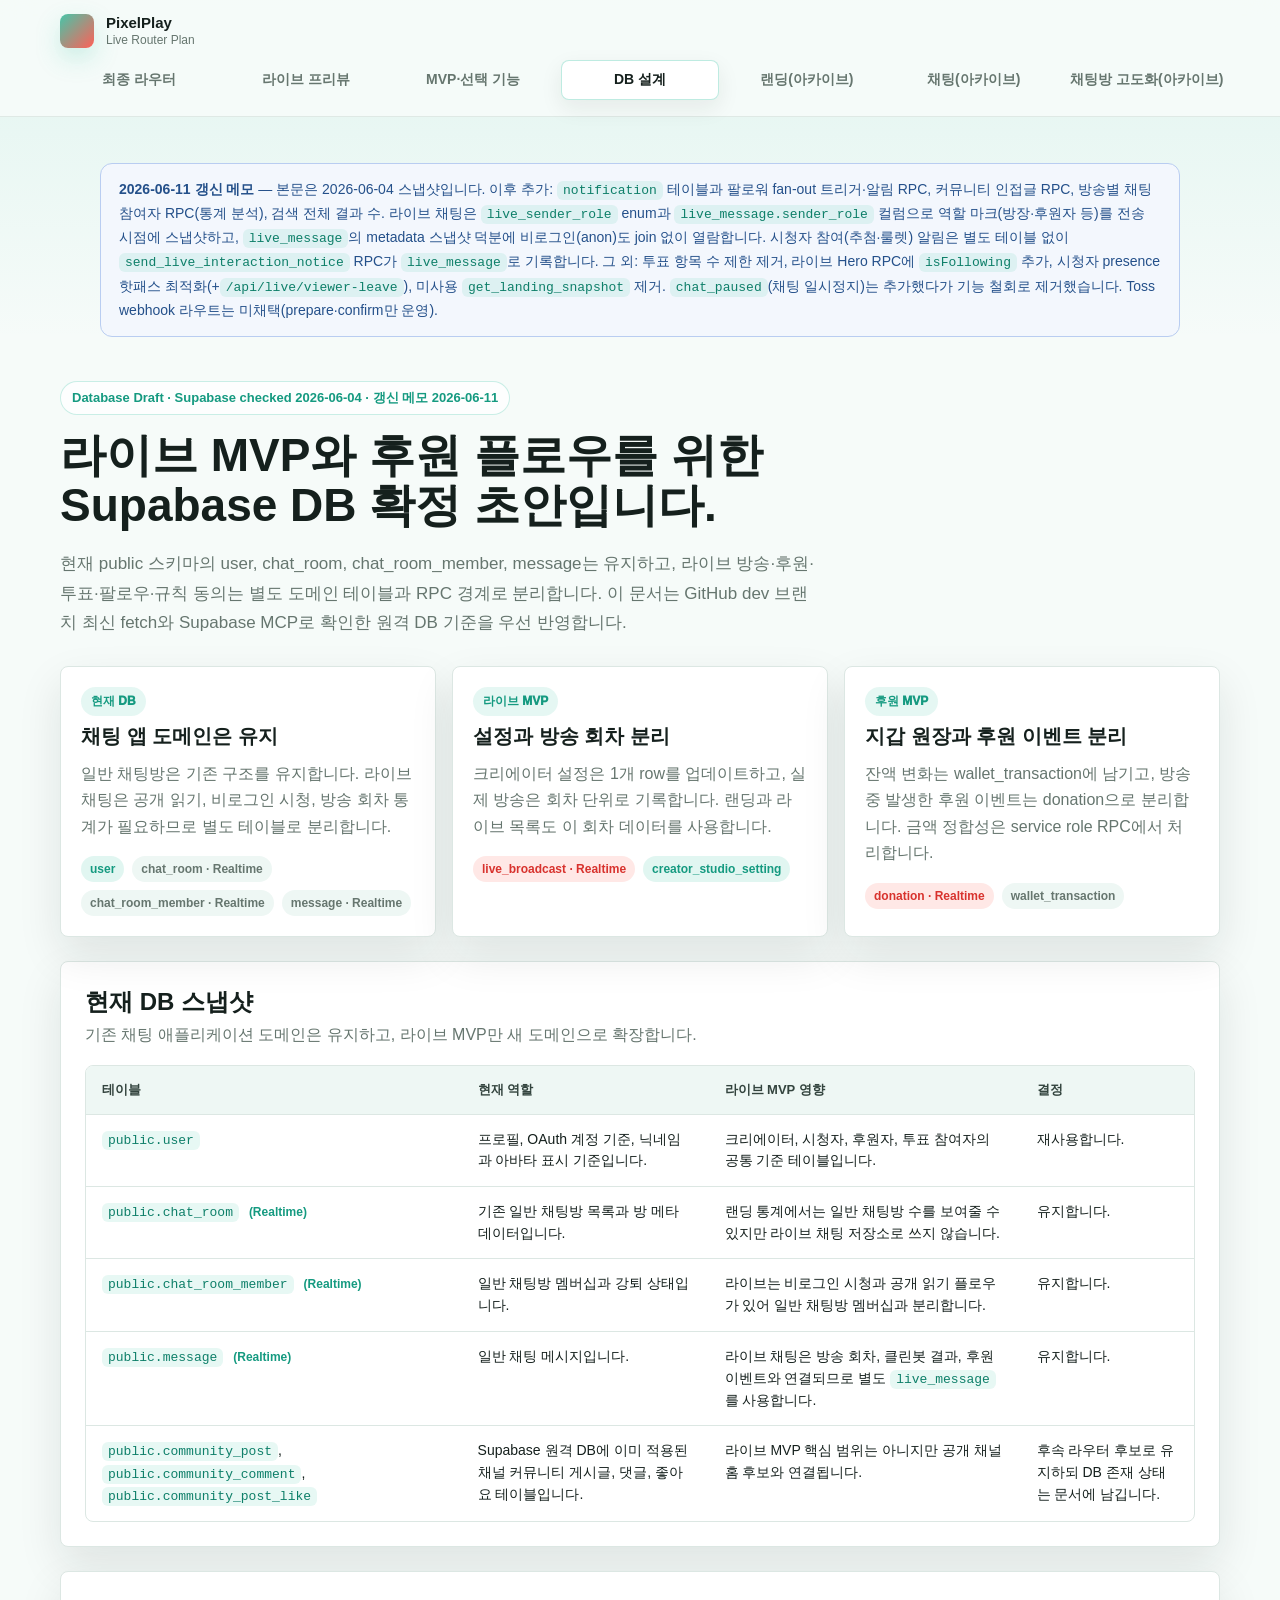
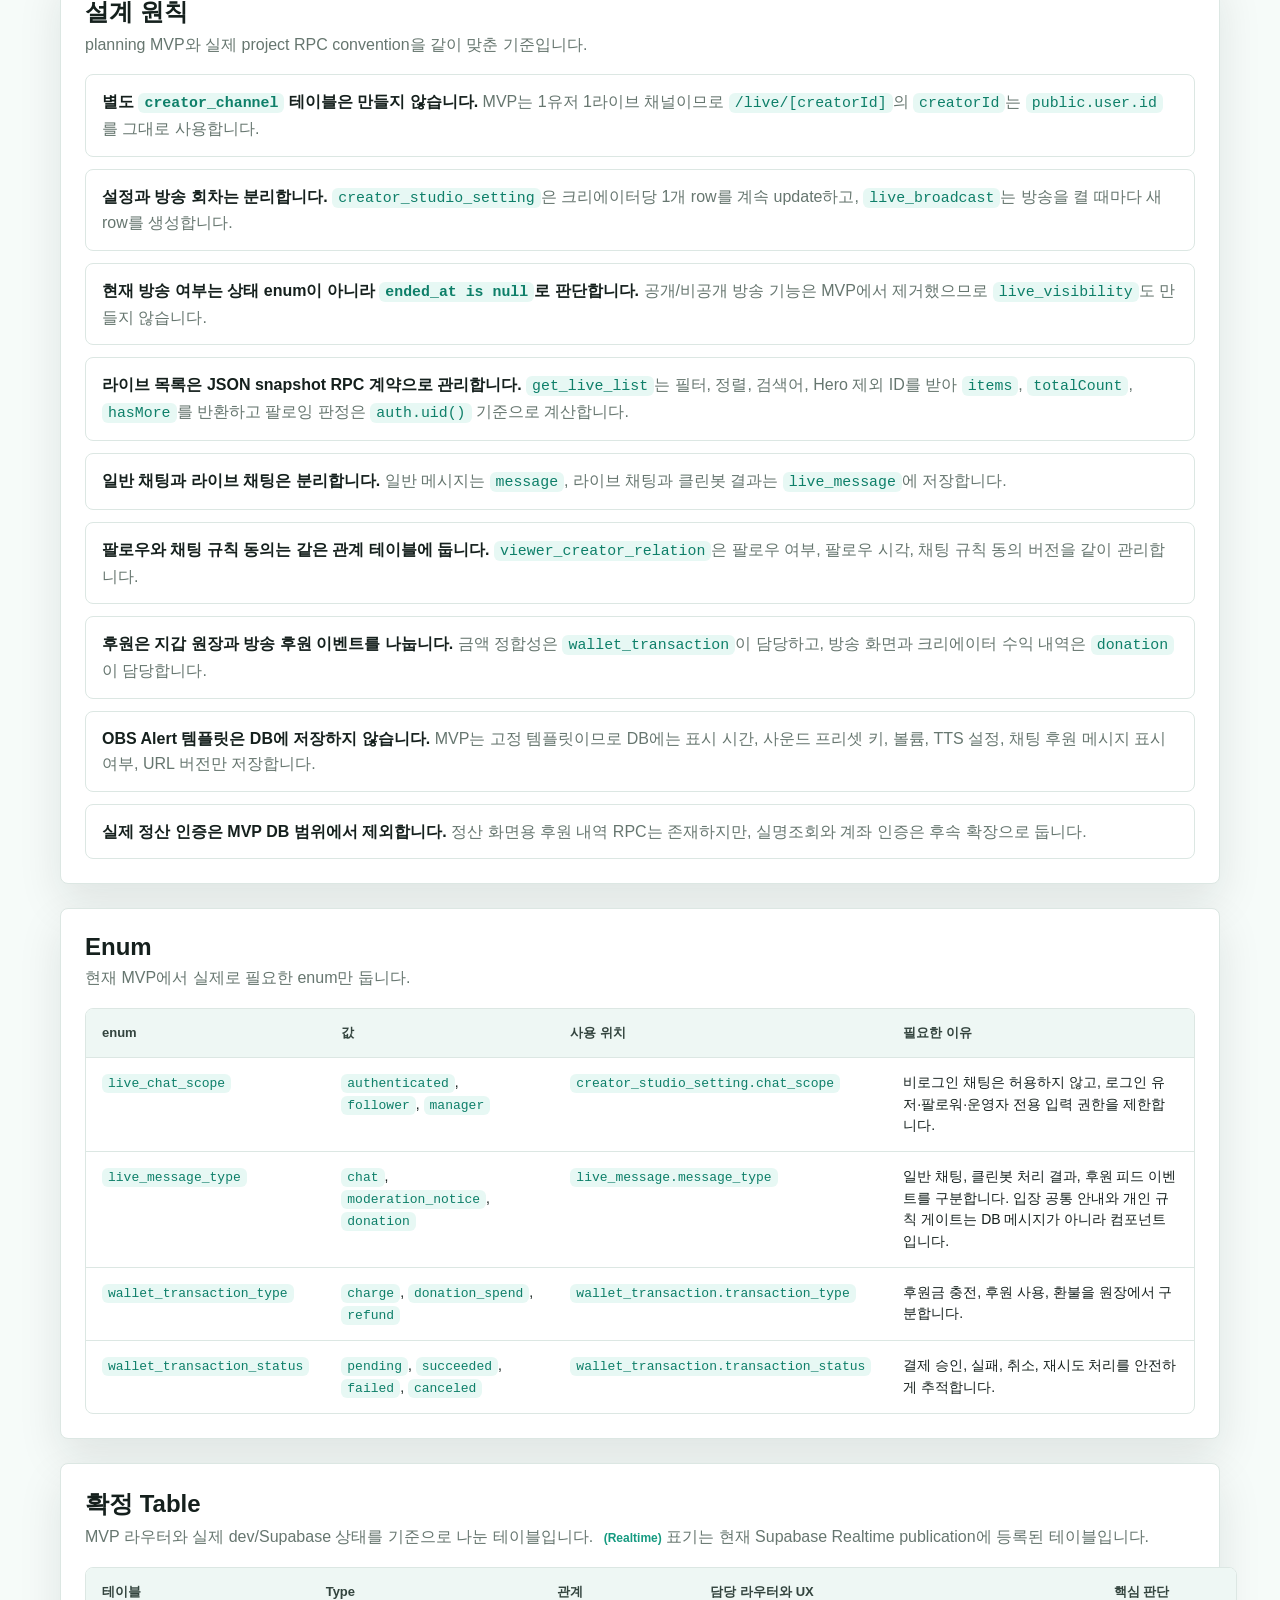
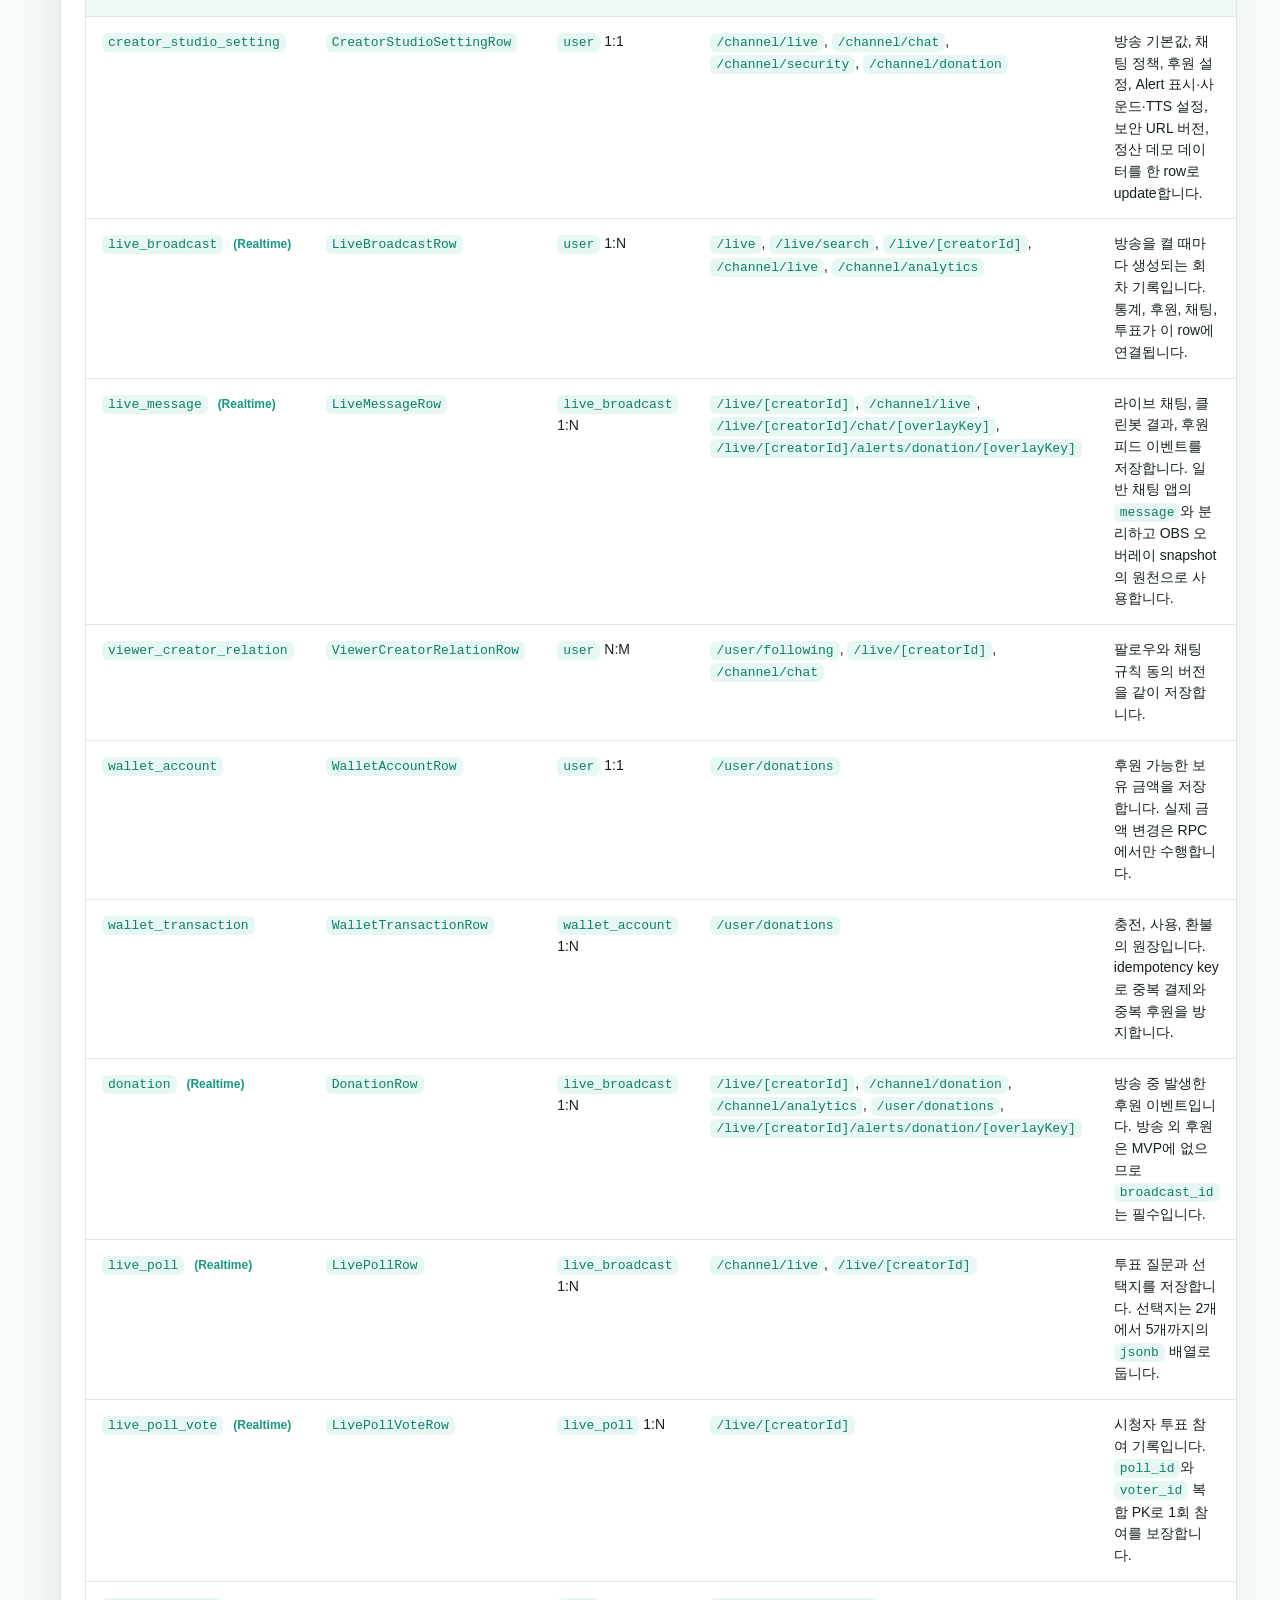
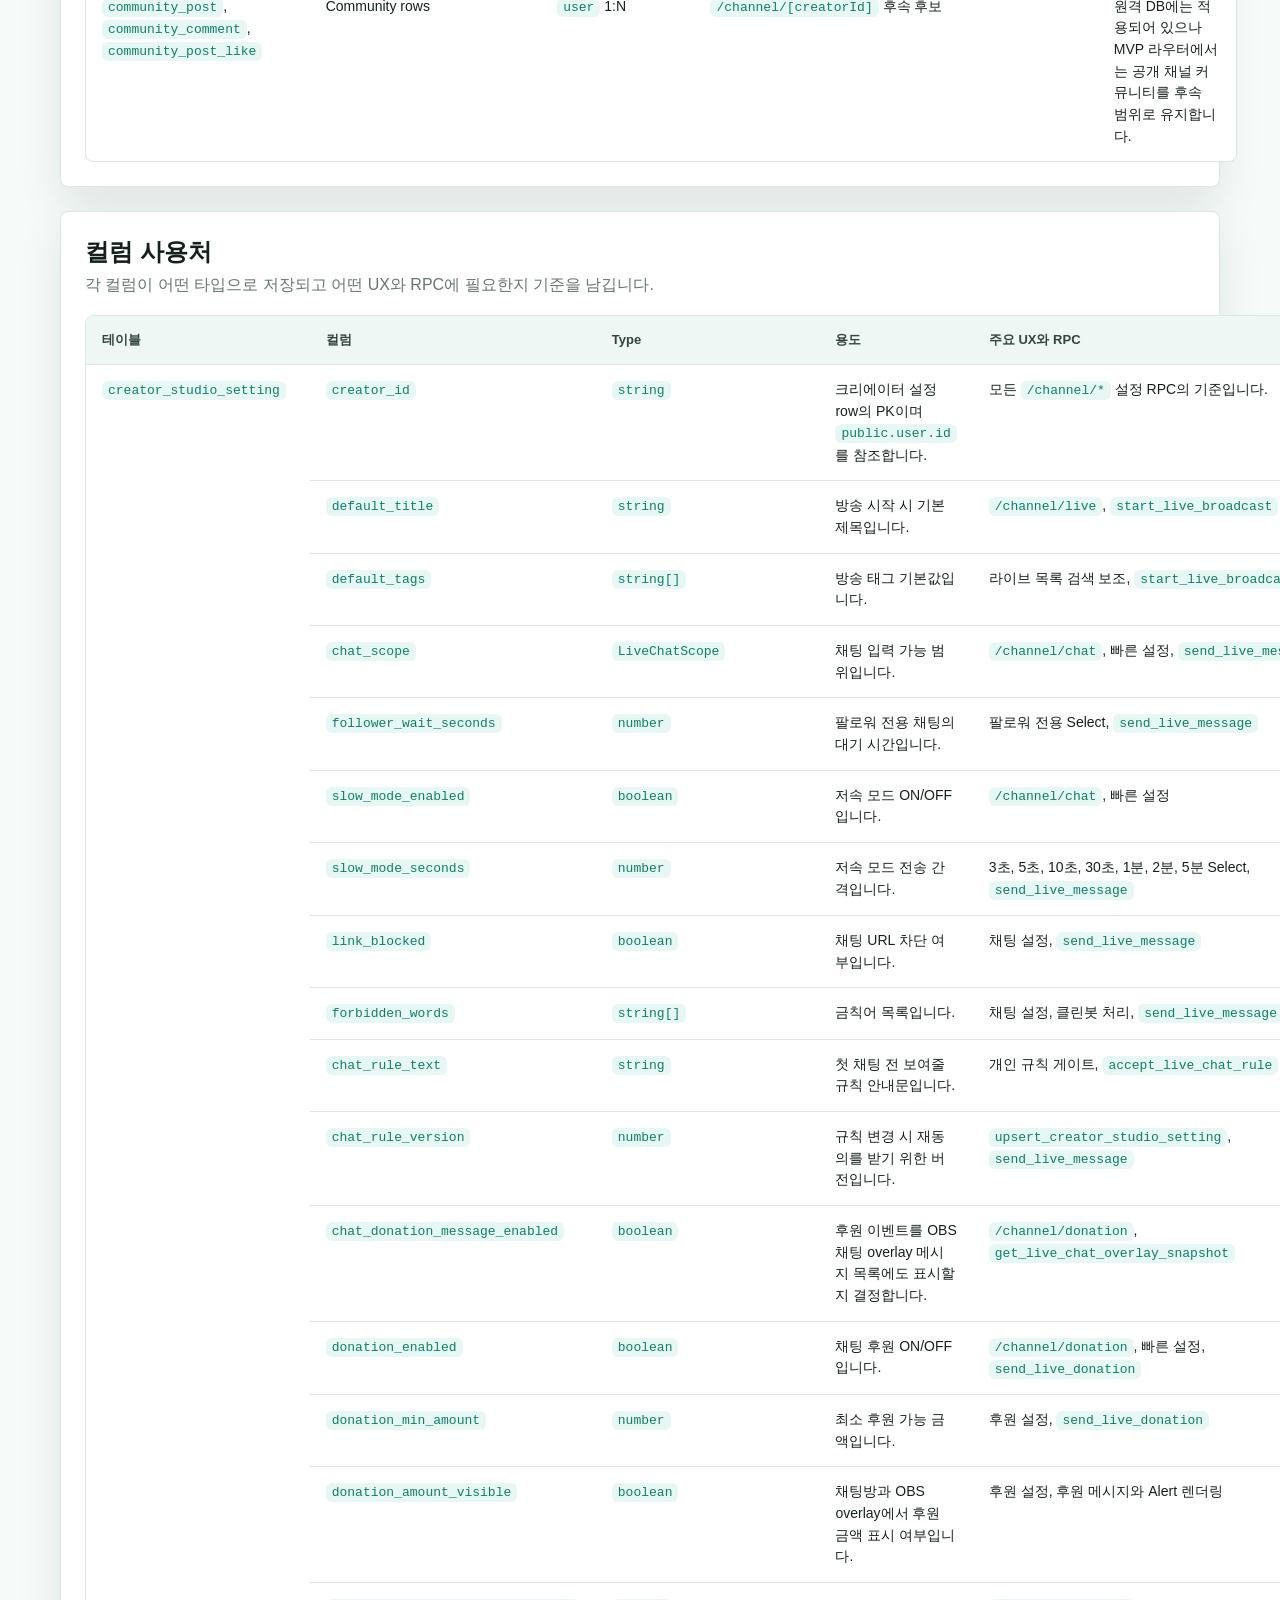
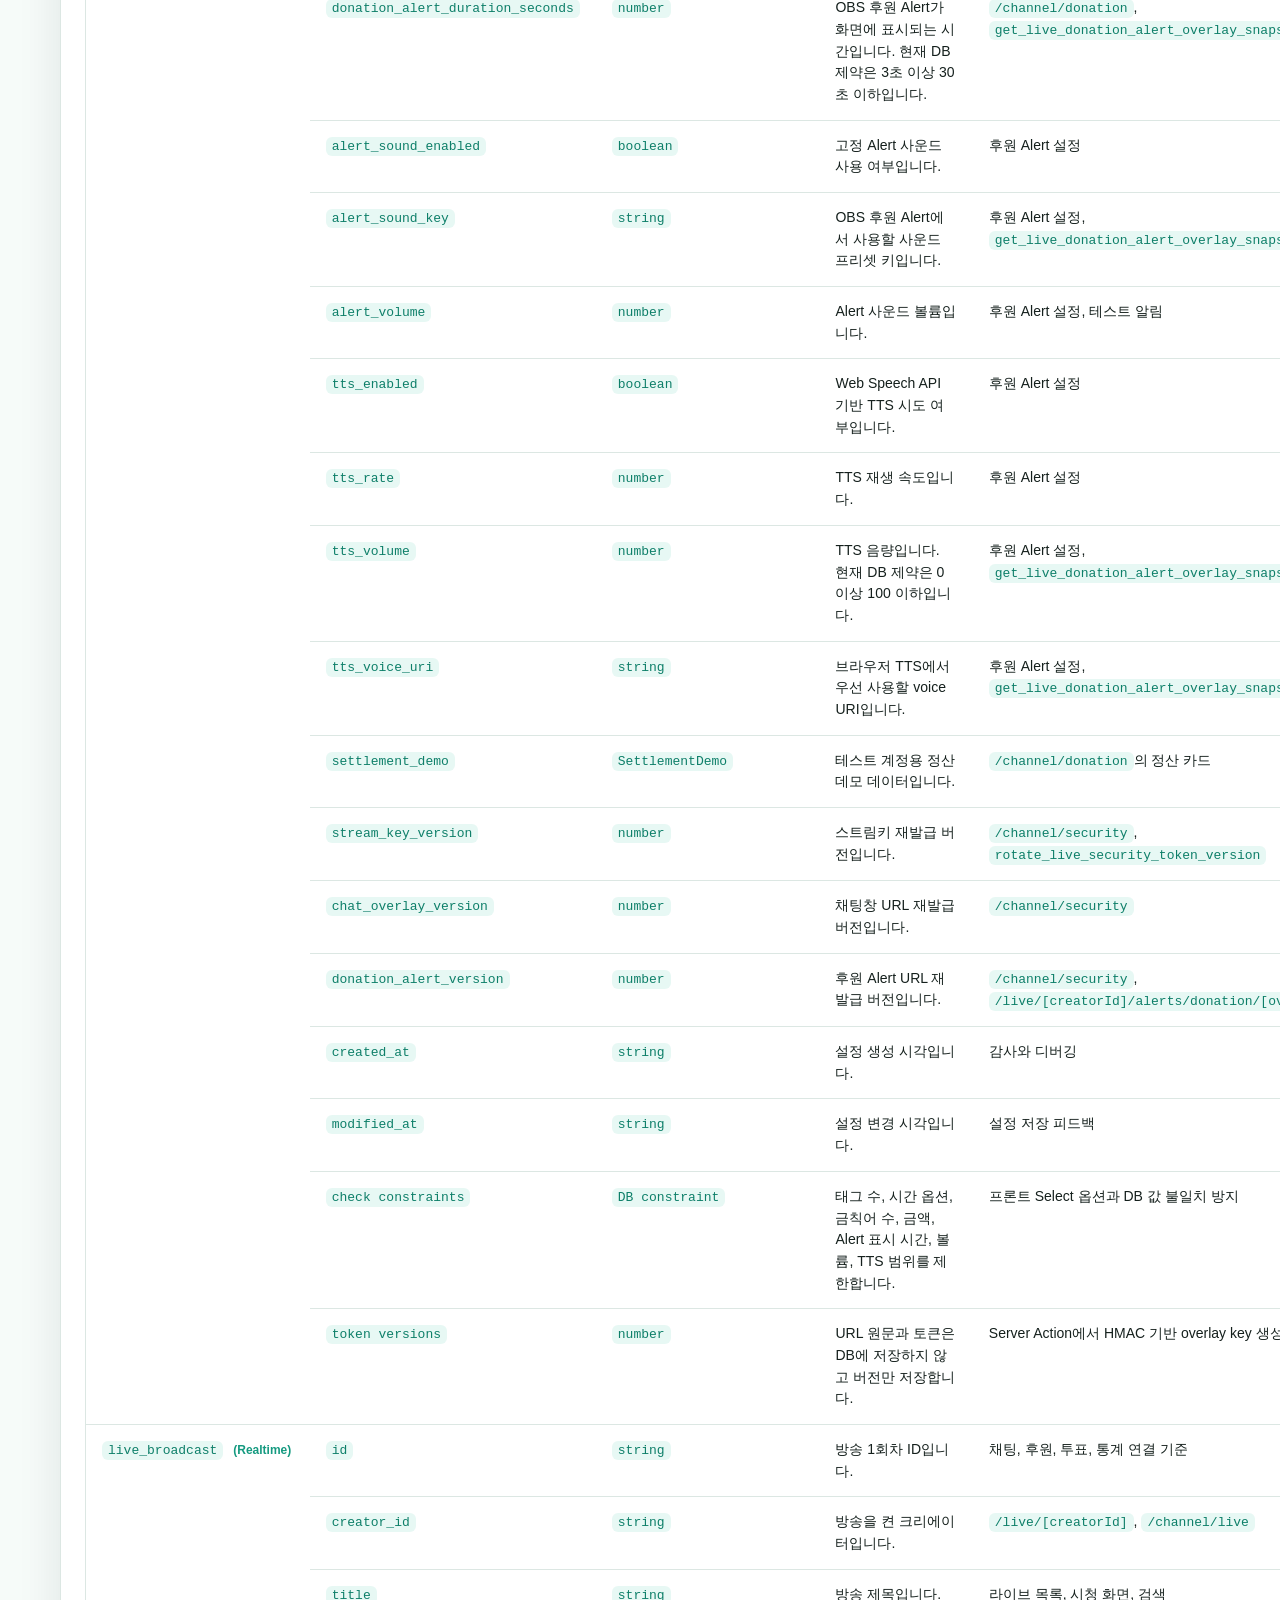
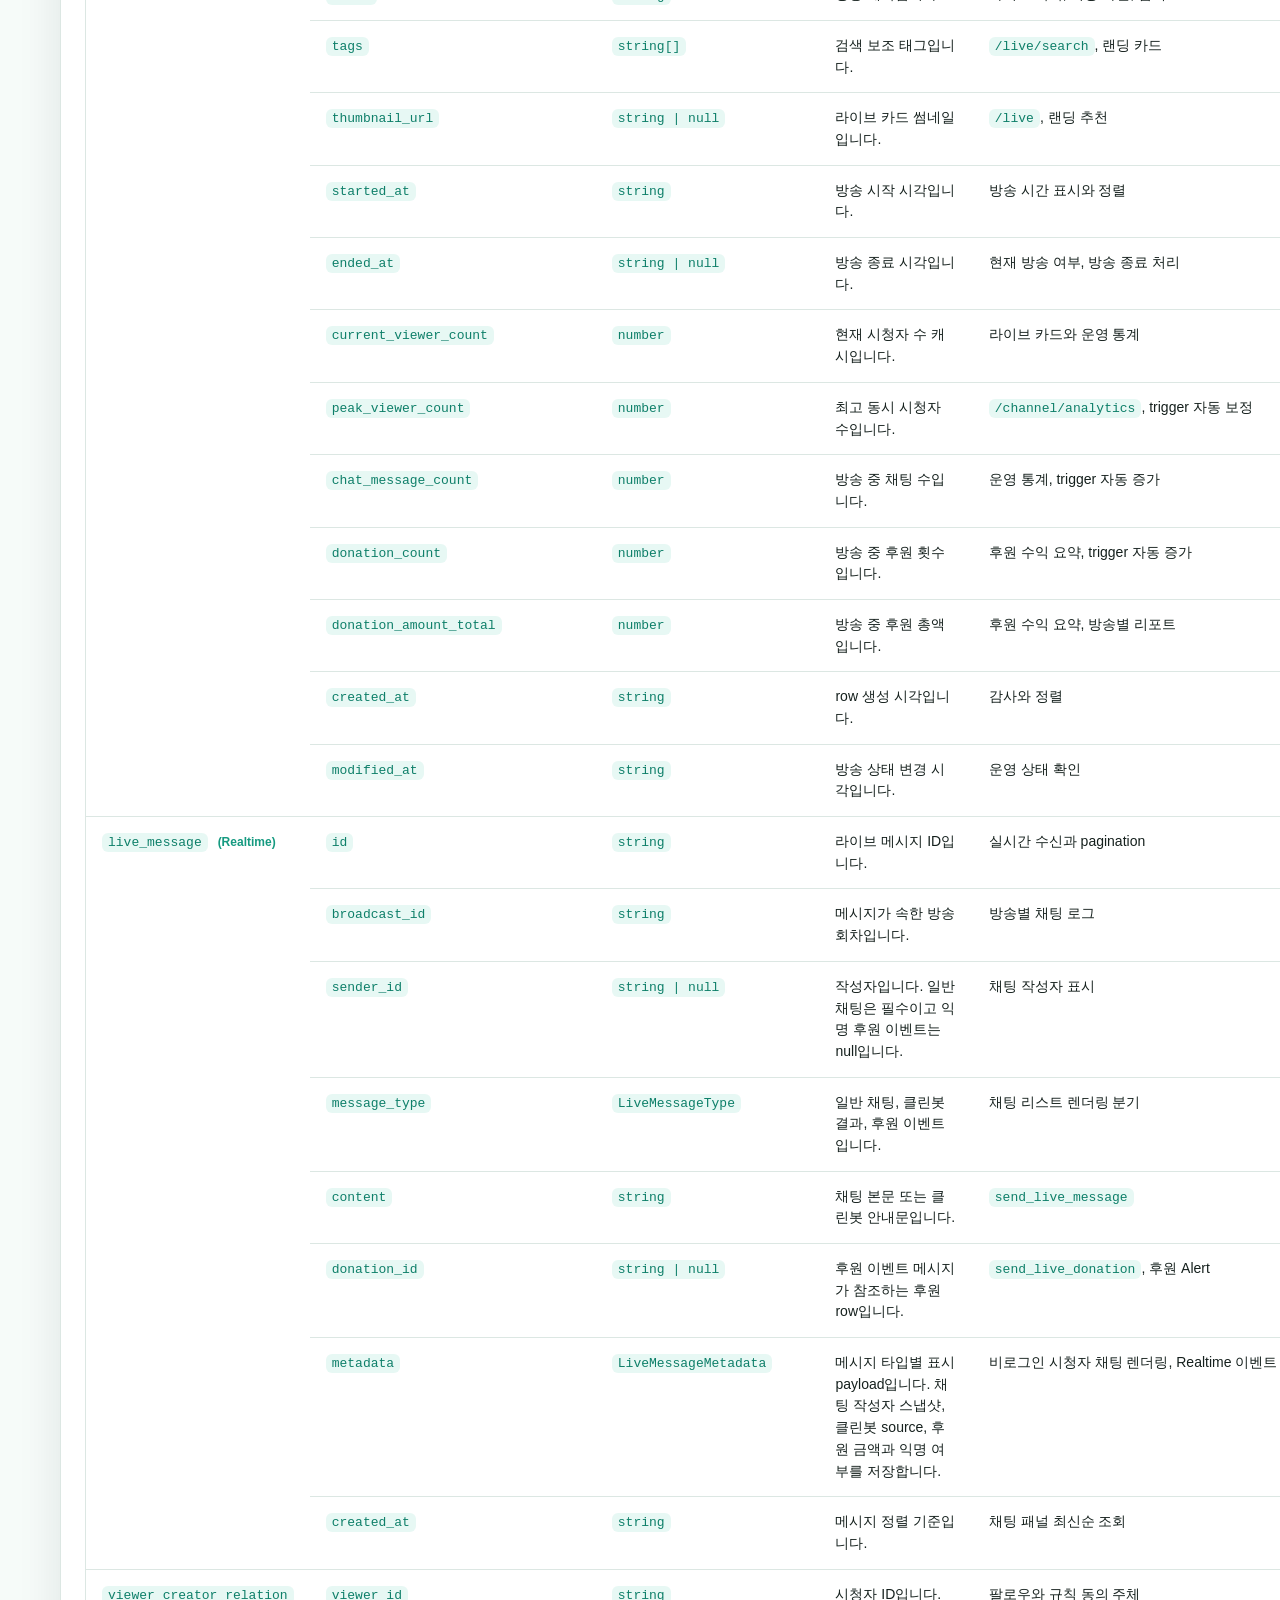
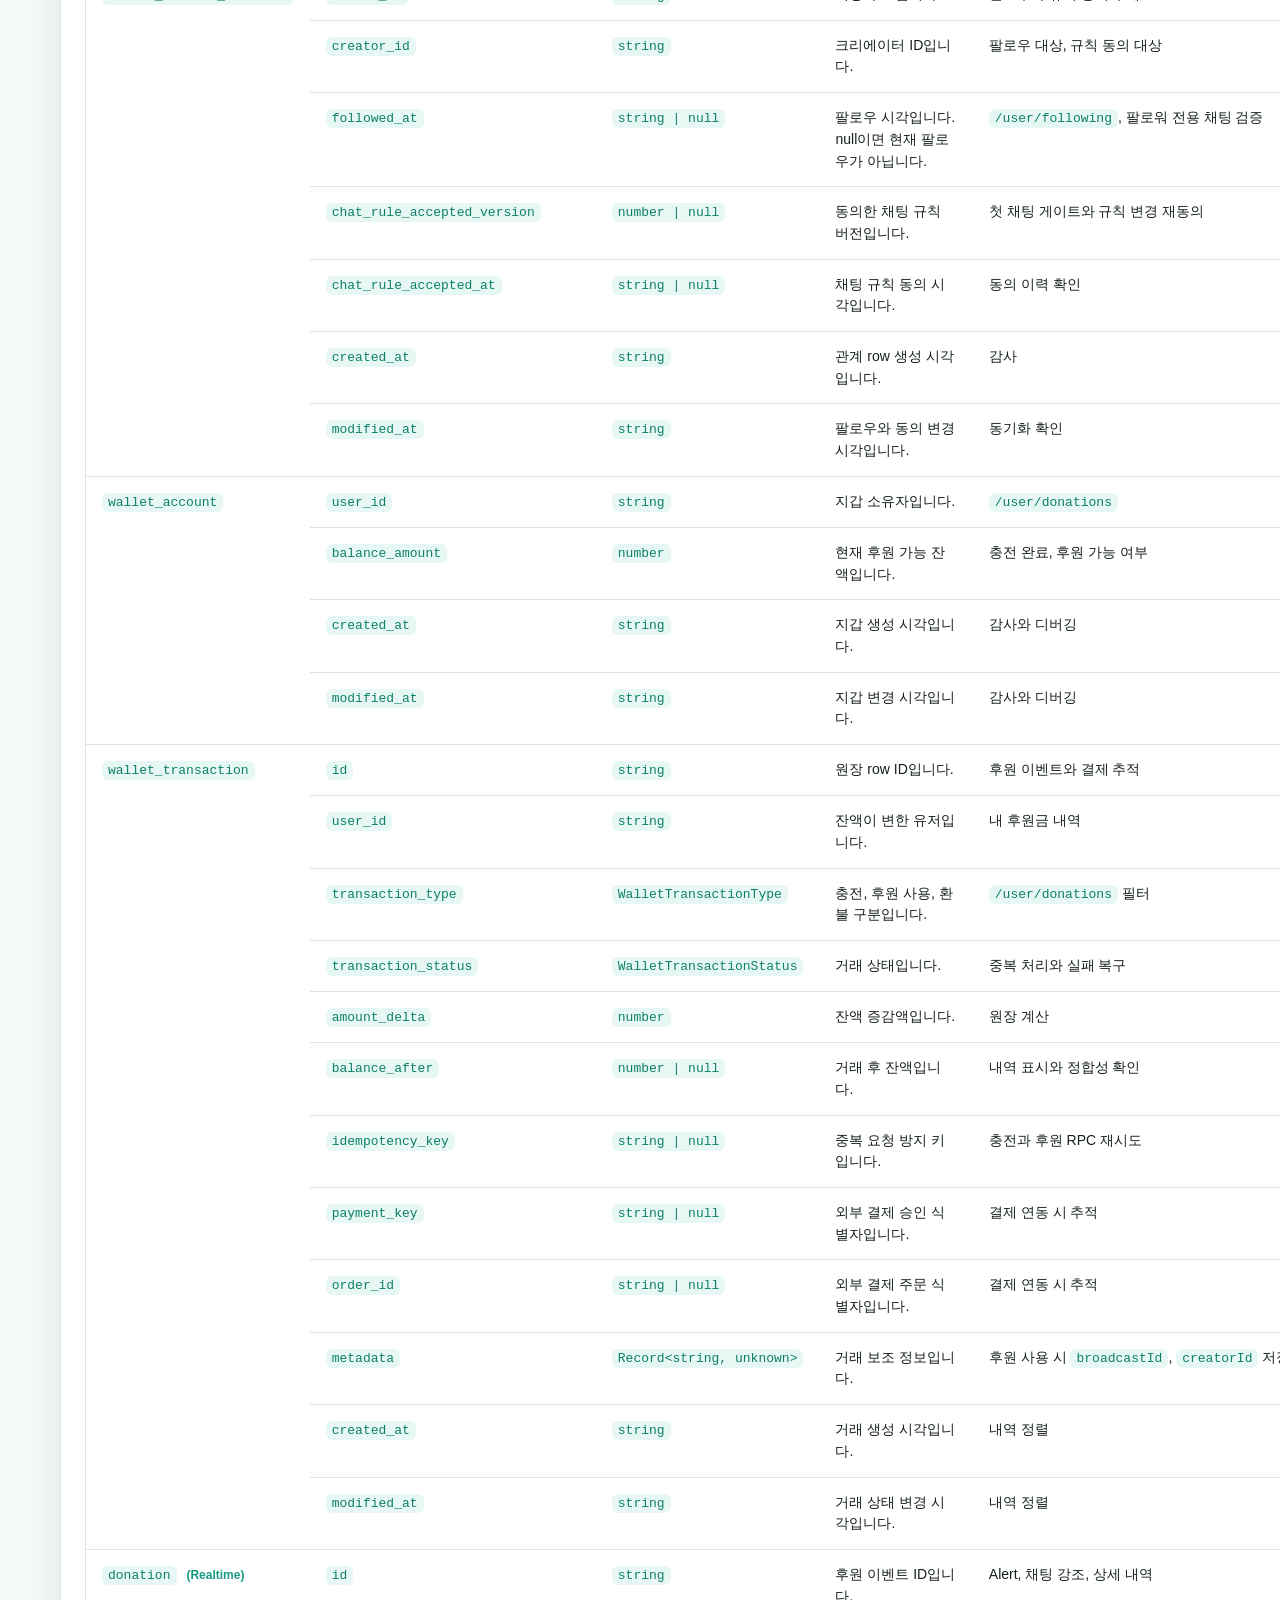
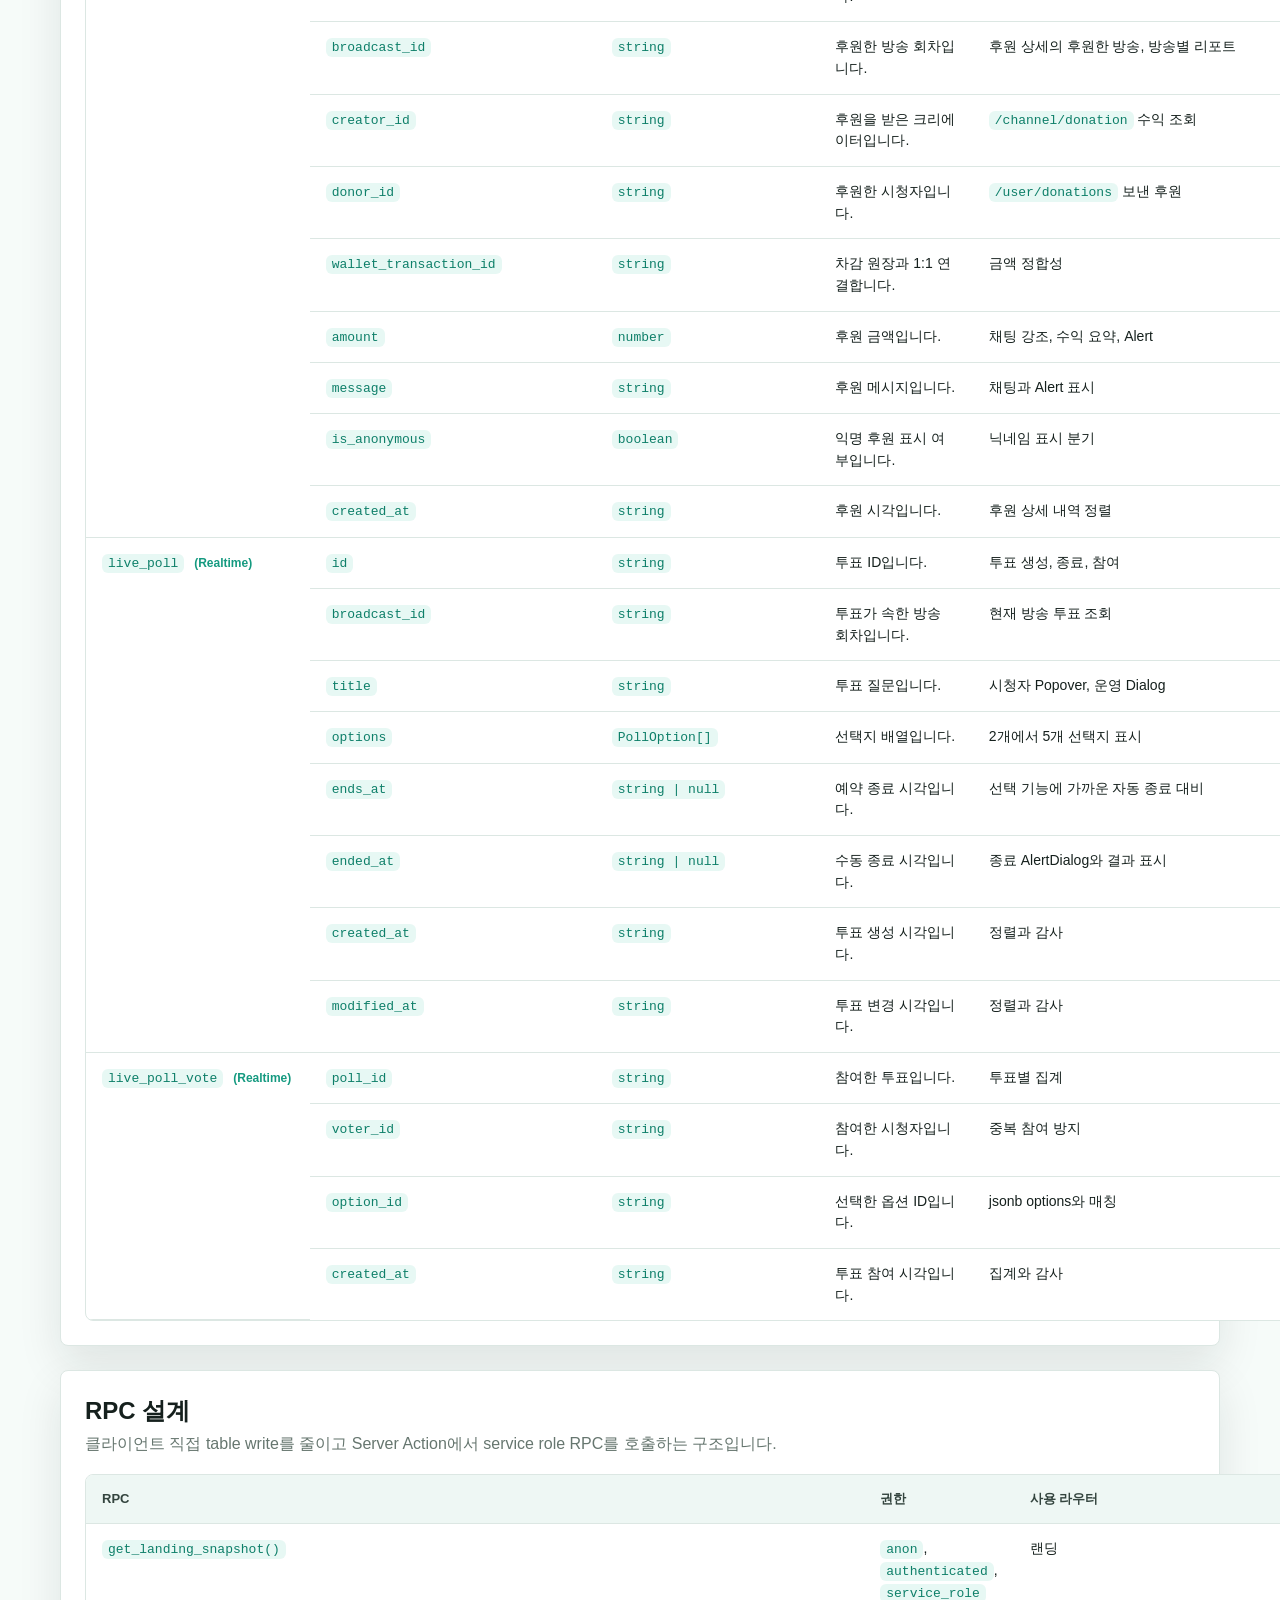
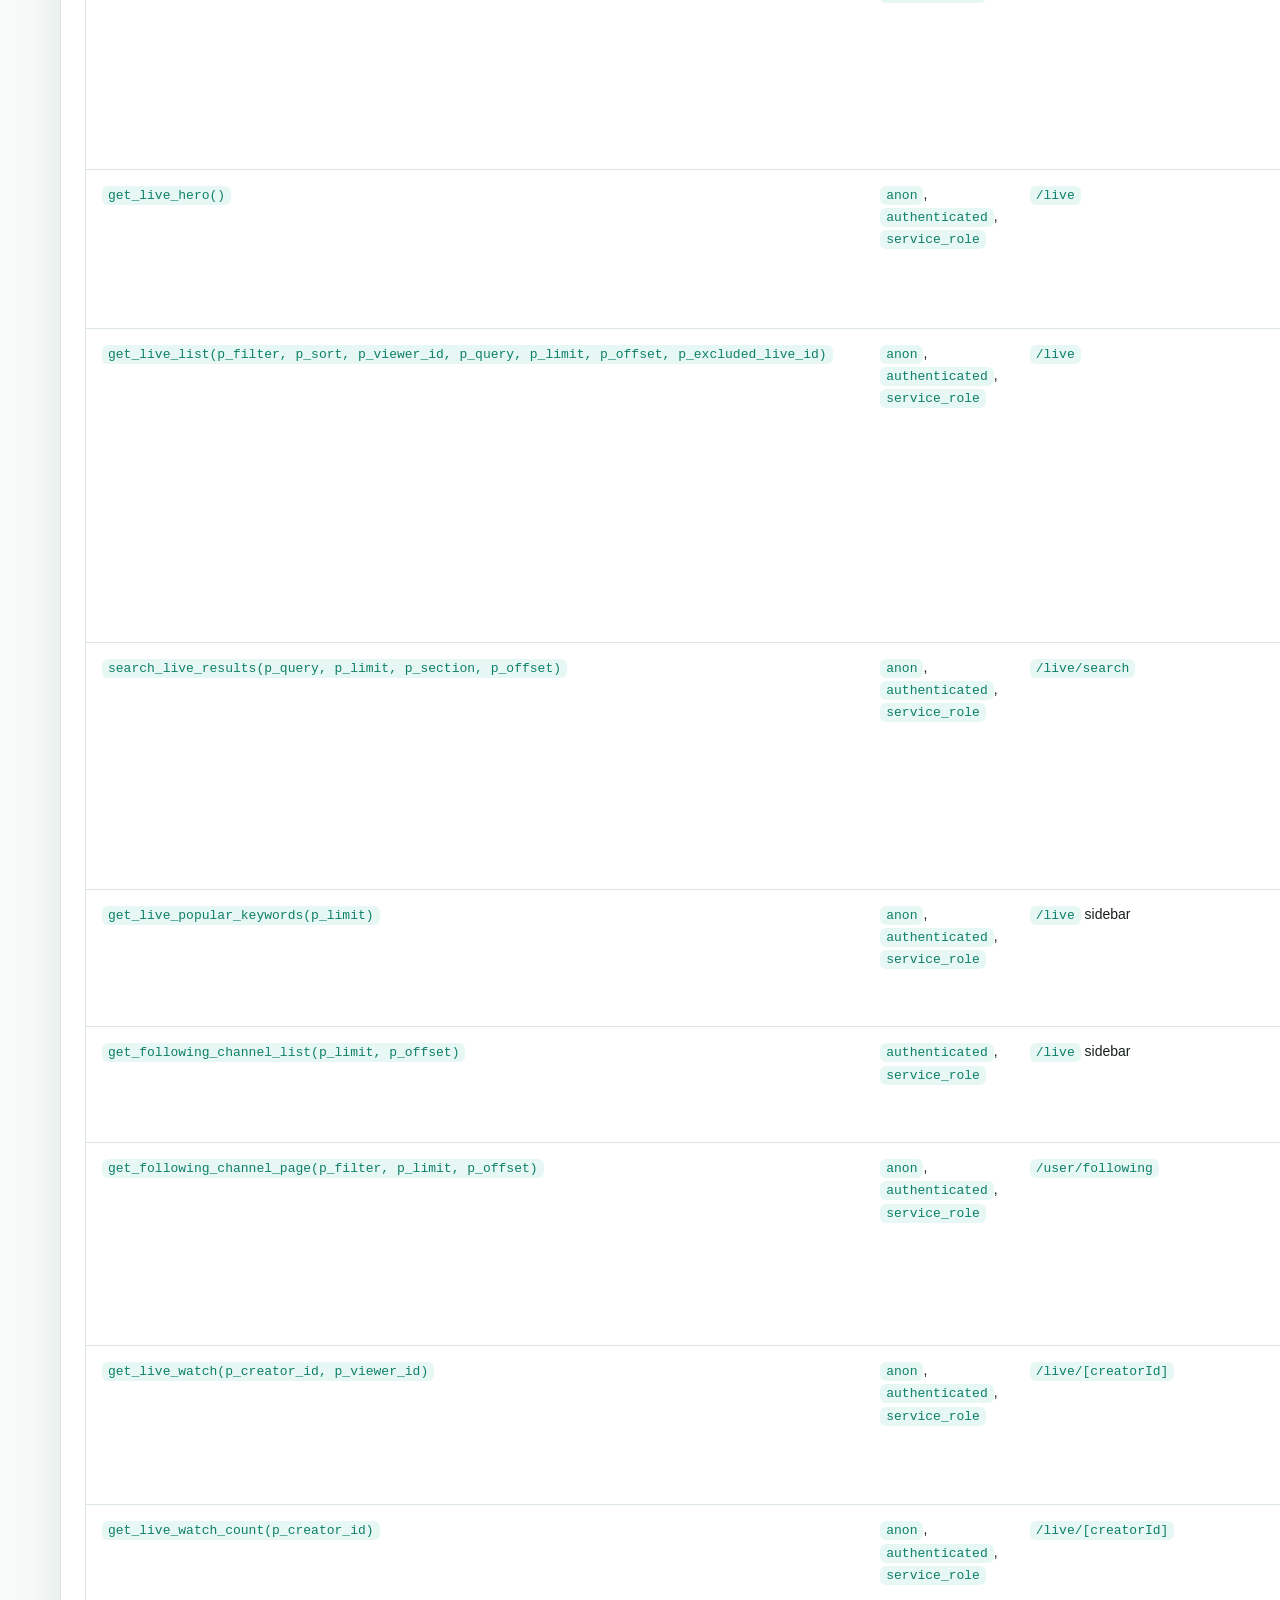
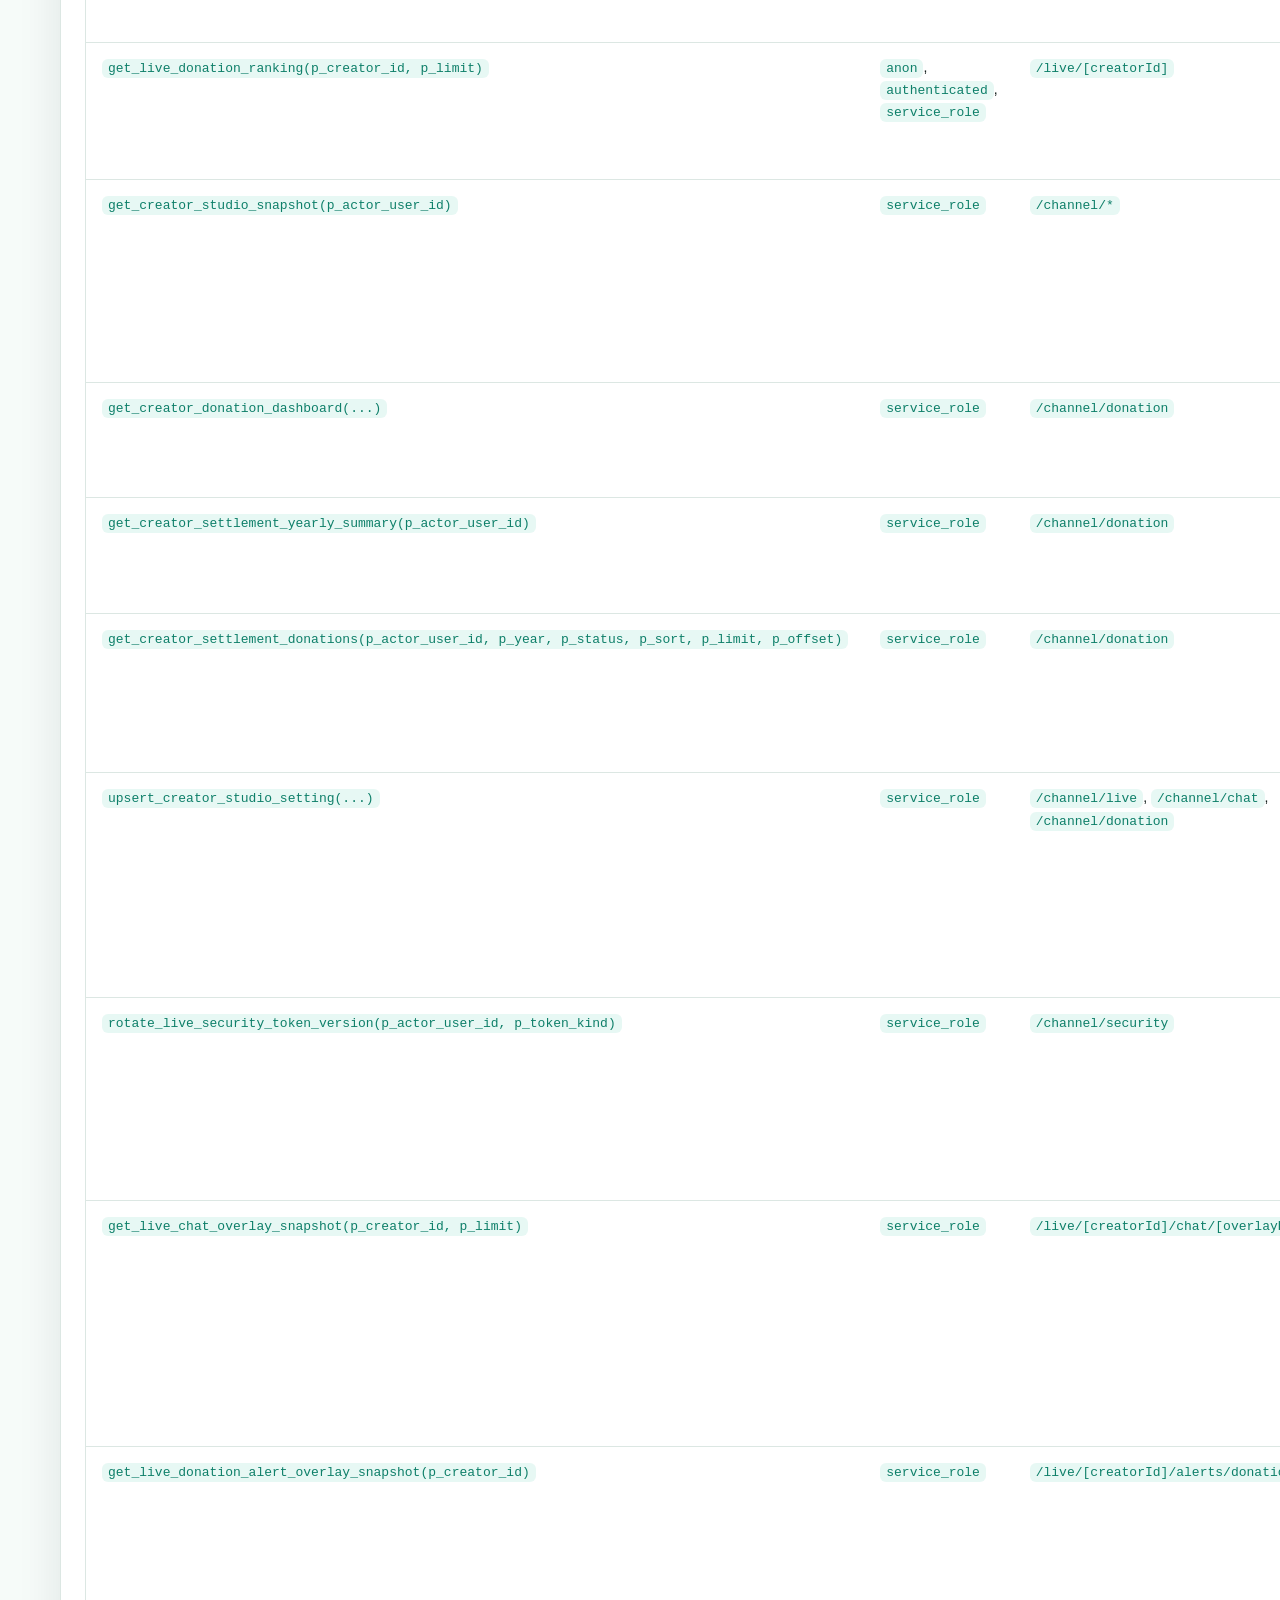
<file: db-design.html>
<!doctype html>
<html lang="ko">
<head>
  <meta charset="utf-8">
  <title>PixelPlay DB 설계</title>
  <link rel="stylesheet" href="assets/styles.css">
</head>
<body>
  <header class="site-header">
    <div class="header-inner">
      <a class="brand-lockup" href="index.html"><span class="brand-mark"></span><span class="brand-title"><strong>PixelPlay</strong><span>Live Router Plan</span></span></a>
      <nav class="top-tabs" aria-label="문서 탭"><a href="routes.html">최종 라우터</a><a href="live-wireframes.html">라이브 프리뷰</a><a href="roadmap.html">MVP·선택 기능</a><a class="active" href="db-design.html">DB 설계</a><a href="landing-page.html">랜딩(아카이브)</a><a href="chat-wireframes.html">채팅(아카이브)</a><a href="chat-room-enhancement.html">채팅방 고도화(아카이브)</a></nav>
    </div>
  </header>
  <main class="doc-shell"><div style="margin:18px auto 0;max-width:1080px;padding:14px 18px;border:1px solid #b9cdf1;background:#f3f7fd;color:#24508a;border-radius:12px;font-size:14px;line-height:1.7;"><strong>2026-06-11 갱신 메모</strong> — 본문은 2026-06-04 스냅샷입니다. 이후 추가: <code>notification</code> 테이블과 팔로워 fan-out 트리거·알림 RPC, 커뮤니티 인접글 RPC, 방송별 채팅 참여자 RPC(통계 분석), 검색 전체 결과 수. 라이브 채팅은 <code>live_sender_role</code> enum과 <code>live_message.sender_role</code> 컬럼으로 역할 마크(방장·후원자 등)를 전송 시점에 스냅샷하고, <code>live_message</code>의 metadata 스냅샷 덕분에 비로그인(anon)도 join 없이 열람합니다. 시청자 참여(추첨·룰렛) 알림은 별도 테이블 없이 <code>send_live_interaction_notice</code> RPC가 <code>live_message</code>로 기록합니다. 그 외: 투표 항목 수 제한 제거, 라이브 Hero RPC에 <code>isFollowing</code> 추가, 시청자 presence 핫패스 최적화(+<code>/api/live/viewer-leave</code>), 미사용 <code>get_landing_snapshot</code> 제거. <code>chat_paused</code>(채팅 일시정지)는 추가했다가 기능 철회로 제거했습니다. Toss webhook 라우트는 미채택(prepare·confirm만 운영).</div>
    <section class="hero"><div class="page-kicker">Database Draft · Supabase checked 2026-06-04 · 갱신 메모 2026-06-11</div><h1>라이브 MVP와 후원 플로우를 위한 Supabase DB 확정 초안입니다.</h1><p>현재 public 스키마의 user, chat_room, chat_room_member, message는 유지하고, 라이브 방송·후원·투표·팔로우·규칙 동의는 별도 도메인 테이블과 RPC 경계로 분리합니다. 이 문서는 GitHub dev 브랜치 최신 fetch와 Supabase MCP로 확인한 원격 DB 기준을 우선 반영합니다.</p></section>

    <section class="hero-grid">
      <article class="card"><div class="summary-card-head"><span class="summary-card-label">현재 DB</span><strong>채팅 앱 도메인은 유지</strong></div><p>일반 채팅방은 기존 구조를 유지합니다. 라이브 채팅은 공개 읽기, 비로그인 시청, 방송 회차 통계가 필요하므로 별도 테이블로 분리합니다.</p><div class="badge-row"><span class="badge mint">user</span><span class="badge">chat_room · Realtime</span><span class="badge">chat_room_member · Realtime</span><span class="badge">message · Realtime</span></div></article>
      <article class="card"><div class="summary-card-head"><span class="summary-card-label">라이브 MVP</span><strong>설정과 방송 회차 분리</strong></div><p>크리에이터 설정은 1개 row를 업데이트하고, 실제 방송은 회차 단위로 기록합니다. 랜딩과 라이브 목록도 이 회차 데이터를 사용합니다.</p><div class="badge-row"><span class="badge live">live_broadcast · Realtime</span><span class="badge mint">creator_studio_setting</span></div></article>
      <article class="card"><div class="summary-card-head"><span class="summary-card-label">후원 MVP</span><strong>지갑 원장과 후원 이벤트 분리</strong></div><p>잔액 변화는 wallet_transaction에 남기고, 방송 중 발생한 후원 이벤트는 donation으로 분리합니다. 금액 정합성은 service role RPC에서 처리합니다.</p><div class="badge-row"><span class="badge live">donation · Realtime</span><span class="badge">wallet_transaction</span></div></article>
    </section>

    <section class="panel"><div class="section-title"><div><h2>현재 DB 스냅샷</h2><p>기존 채팅 애플리케이션 도메인은 유지하고, 라이브 MVP만 새 도메인으로 확장합니다.</p></div></div><table class="route-table"><thead><tr><th>테이블</th><th>현재 역할</th><th>라이브 MVP 영향</th><th>결정</th></tr></thead><tbody>
      <tr><td><code>public.user</code></td><td>프로필, OAuth 계정 기준, 닉네임과 아바타 표시 기준입니다.</td><td>크리에이터, 시청자, 후원자, 투표 참여자의 공통 기준 테이블입니다.</td><td>재사용합니다.</td></tr>
      <tr><td><code>public.chat_room</code> <span class="realtime-label">(Realtime)</span></td><td>기존 일반 채팅방 목록과 방 메타데이터입니다.</td><td>랜딩 통계에서는 일반 채팅방 수를 보여줄 수 있지만 라이브 채팅 저장소로 쓰지 않습니다.</td><td>유지합니다.</td></tr>
      <tr><td><code>public.chat_room_member</code> <span class="realtime-label">(Realtime)</span></td><td>일반 채팅방 멤버십과 강퇴 상태입니다.</td><td>라이브는 비로그인 시청과 공개 읽기 플로우가 있어 일반 채팅방 멤버십과 분리합니다.</td><td>유지합니다.</td></tr>
      <tr><td><code>public.message</code> <span class="realtime-label">(Realtime)</span></td><td>일반 채팅 메시지입니다.</td><td>라이브 채팅은 방송 회차, 클린봇 결과, 후원 이벤트와 연결되므로 별도 <code>live_message</code>를 사용합니다.</td><td>유지합니다.</td></tr>
      <tr><td><code>public.community_post</code>, <code>public.community_comment</code>, <code>public.community_post_like</code></td><td>Supabase 원격 DB에 이미 적용된 채널 커뮤니티 게시글, 댓글, 좋아요 테이블입니다.</td><td>라이브 MVP 핵심 범위는 아니지만 공개 채널 홈 후보와 연결됩니다.</td><td>후속 라우터 후보로 유지하되 DB 존재 상태는 문서에 남깁니다.</td></tr>
    </tbody></table></section>

    <section class="panel"><div class="section-title"><div><h2>설계 원칙</h2><p>planning MVP와 실제 project RPC convention을 같이 맞춘 기준입니다.</p></div></div><ul class="decision-list">
      <li><strong>별도 <code>creator_channel</code> 테이블은 만들지 않습니다.</strong> MVP는 1유저 1라이브 채널이므로 <code>/live/[creatorId]</code>의 <code>creatorId</code>는 <code>public.user.id</code>를 그대로 사용합니다.</li>
      <li><strong>설정과 방송 회차는 분리합니다.</strong> <code>creator_studio_setting</code>은 크리에이터당 1개 row를 계속 update하고, <code>live_broadcast</code>는 방송을 켤 때마다 새 row를 생성합니다.</li>
      <li><strong>현재 방송 여부는 상태 enum이 아니라 <code>ended_at is null</code>로 판단합니다.</strong> 공개/비공개 방송 기능은 MVP에서 제거했으므로 <code>live_visibility</code>도 만들지 않습니다.</li>
      <li><strong>라이브 목록은 JSON snapshot RPC 계약으로 관리합니다.</strong> <code>get_live_list</code>는 필터, 정렬, 검색어, Hero 제외 ID를 받아 <code>items</code>, <code>totalCount</code>, <code>hasMore</code>를 반환하고 팔로잉 판정은 <code>auth.uid()</code> 기준으로 계산합니다.</li>
      <li><strong>일반 채팅과 라이브 채팅은 분리합니다.</strong> 일반 메시지는 <code>message</code>, 라이브 채팅과 클린봇 결과는 <code>live_message</code>에 저장합니다.</li>
      <li><strong>팔로우와 채팅 규칙 동의는 같은 관계 테이블에 둡니다.</strong> <code>viewer_creator_relation</code>은 팔로우 여부, 팔로우 시각, 채팅 규칙 동의 버전을 같이 관리합니다.</li>
      <li><strong>후원은 지갑 원장과 방송 후원 이벤트를 나눕니다.</strong> 금액 정합성은 <code>wallet_transaction</code>이 담당하고, 방송 화면과 크리에이터 수익 내역은 <code>donation</code>이 담당합니다.</li>
      <li><strong>OBS Alert 템플릿은 DB에 저장하지 않습니다.</strong> MVP는 고정 템플릿이므로 DB에는 표시 시간, 사운드 프리셋 키, 볼륨, TTS 설정, 채팅 후원 메시지 표시 여부, URL 버전만 저장합니다.</li>
      <li><strong>실제 정산 인증은 MVP DB 범위에서 제외합니다.</strong> 정산 화면용 후원 내역 RPC는 존재하지만, 실명조회와 계좌 인증은 후속 확장으로 둡니다.</li>
    </ul></section>

    <section class="panel"><div class="section-title"><div><h2>Enum</h2><p>현재 MVP에서 실제로 필요한 enum만 둡니다.</p></div></div><table class="route-table"><thead><tr><th>enum</th><th>값</th><th>사용 위치</th><th>필요한 이유</th></tr></thead><tbody>
      <tr><td><code>live_chat_scope</code></td><td><code>authenticated</code>, <code>follower</code>, <code>manager</code></td><td><code>creator_studio_setting.chat_scope</code></td><td>비로그인 채팅은 허용하지 않고, 로그인 유저·팔로워·운영자 전용 입력 권한을 제한합니다.</td></tr>
      <tr><td><code>live_message_type</code></td><td><code>chat</code>, <code>moderation_notice</code>, <code>donation</code></td><td><code>live_message.message_type</code></td><td>일반 채팅, 클린봇 처리 결과, 후원 피드 이벤트를 구분합니다. 입장 공통 안내와 개인 규칙 게이트는 DB 메시지가 아니라 컴포넌트입니다.</td></tr>
      <tr><td><code>wallet_transaction_type</code></td><td><code>charge</code>, <code>donation_spend</code>, <code>refund</code></td><td><code>wallet_transaction.transaction_type</code></td><td>후원금 충전, 후원 사용, 환불을 원장에서 구분합니다.</td></tr>
      <tr><td><code>wallet_transaction_status</code></td><td><code>pending</code>, <code>succeeded</code>, <code>failed</code>, <code>canceled</code></td><td><code>wallet_transaction.transaction_status</code></td><td>결제 승인, 실패, 취소, 재시도 처리를 안전하게 추적합니다.</td></tr>
    </tbody></table></section>

    <section class="panel"><div class="section-title"><div><h2>확정 Table</h2><p>MVP 라우터와 실제 dev/Supabase 상태를 기준으로 나눈 테이블입니다. <span class="realtime-label">(Realtime)</span> 표기는 현재 Supabase Realtime publication에 등록된 테이블입니다.</p></div></div><table class="route-table"><thead><tr><th>테이블</th><th>Type</th><th>관계</th><th>담당 라우터와 UX</th><th>핵심 판단</th></tr></thead><tbody>
      <tr><td><code>creator_studio_setting</code></td><td><code>CreatorStudioSettingRow</code></td><td><code>user</code> 1:1</td><td><code>/channel/live</code>, <code>/channel/chat</code>, <code>/channel/security</code>, <code>/channel/donation</code></td><td>방송 기본값, 채팅 정책, 후원 설정, Alert 표시·사운드·TTS 설정, 보안 URL 버전, 정산 데모 데이터를 한 row로 update합니다.</td></tr>
      <tr><td><code>live_broadcast</code> <span class="realtime-label">(Realtime)</span></td><td><code>LiveBroadcastRow</code></td><td><code>user</code> 1:N</td><td><code>/live</code>, <code>/live/search</code>, <code>/live/[creatorId]</code>, <code>/channel/live</code>, <code>/channel/analytics</code></td><td>방송을 켤 때마다 생성되는 회차 기록입니다. 통계, 후원, 채팅, 투표가 이 row에 연결됩니다.</td></tr>
      <tr><td><code>live_message</code> <span class="realtime-label">(Realtime)</span></td><td><code>LiveMessageRow</code></td><td><code>live_broadcast</code> 1:N</td><td><code>/live/[creatorId]</code>, <code>/channel/live</code>, <code>/live/[creatorId]/chat/[overlayKey]</code>, <code>/live/[creatorId]/alerts/donation/[overlayKey]</code></td><td>라이브 채팅, 클린봇 결과, 후원 피드 이벤트를 저장합니다. 일반 채팅 앱의 <code>message</code>와 분리하고 OBS 오버레이 snapshot의 원천으로 사용합니다.</td></tr>
      <tr><td><code>viewer_creator_relation</code></td><td><code>ViewerCreatorRelationRow</code></td><td><code>user</code> N:M</td><td><code>/user/following</code>, <code>/live/[creatorId]</code>, <code>/channel/chat</code></td><td>팔로우와 채팅 규칙 동의 버전을 같이 저장합니다.</td></tr>
      <tr><td><code>wallet_account</code></td><td><code>WalletAccountRow</code></td><td><code>user</code> 1:1</td><td><code>/user/donations</code></td><td>후원 가능한 보유 금액을 저장합니다. 실제 금액 변경은 RPC에서만 수행합니다.</td></tr>
      <tr><td><code>wallet_transaction</code></td><td><code>WalletTransactionRow</code></td><td><code>wallet_account</code> 1:N</td><td><code>/user/donations</code></td><td>충전, 사용, 환불의 원장입니다. idempotency key로 중복 결제와 중복 후원을 방지합니다.</td></tr>
      <tr><td><code>donation</code> <span class="realtime-label">(Realtime)</span></td><td><code>DonationRow</code></td><td><code>live_broadcast</code> 1:N</td><td><code>/live/[creatorId]</code>, <code>/channel/donation</code>, <code>/channel/analytics</code>, <code>/user/donations</code>, <code>/live/[creatorId]/alerts/donation/[overlayKey]</code></td><td>방송 중 발생한 후원 이벤트입니다. 방송 외 후원은 MVP에 없으므로 <code>broadcast_id</code>는 필수입니다.</td></tr>
      <tr><td><code>live_poll</code> <span class="realtime-label">(Realtime)</span></td><td><code>LivePollRow</code></td><td><code>live_broadcast</code> 1:N</td><td><code>/channel/live</code>, <code>/live/[creatorId]</code></td><td>투표 질문과 선택지를 저장합니다. 선택지는 2개에서 5개까지의 <code>jsonb</code> 배열로 둡니다.</td></tr>
      <tr><td><code>live_poll_vote</code> <span class="realtime-label">(Realtime)</span></td><td><code>LivePollVoteRow</code></td><td><code>live_poll</code> 1:N</td><td><code>/live/[creatorId]</code></td><td>시청자 투표 참여 기록입니다. <code>poll_id</code>와 <code>voter_id</code> 복합 PK로 1회 참여를 보장합니다.</td></tr>
      <tr><td><code>community_post</code>, <code>community_comment</code>, <code>community_post_like</code></td><td>Community rows</td><td><code>user</code> 1:N</td><td><code>/channel/[creatorId]</code> 후속 후보</td><td>원격 DB에는 적용되어 있으나 MVP 라우터에서는 공개 채널 커뮤니티를 후속 범위로 유지합니다.</td></tr>
    </tbody></table></section>

    <section class="panel"><div class="section-title"><div><h2>컬럼 사용처</h2><p>각 컬럼이 어떤 타입으로 저장되고 어떤 UX와 RPC에 필요한지 기준을 남깁니다.</p></div></div><table class="route-table"><thead><tr><th>테이블</th><th>컬럼</th><th>Type</th><th>용도</th><th>주요 UX와 RPC</th></tr></thead><tbody>
      <tr><td rowspan="31"><code>creator_studio_setting</code></td><td><code>creator_id</code></td><td><code>string</code></td><td>크리에이터 설정 row의 PK이며 <code>public.user.id</code>를 참조합니다.</td><td>모든 <code>/channel/*</code> 설정 RPC의 기준입니다.</td></tr>
      <tr><td><code>default_title</code></td><td><code>string</code></td><td>방송 시작 시 기본 제목입니다.</td><td><code>/channel/live</code>, <code>start_live_broadcast</code></td></tr>
      <tr><td><code>default_tags</code></td><td><code>string[]</code></td><td>방송 태그 기본값입니다.</td><td>라이브 목록 검색 보조, <code>start_live_broadcast</code></td></tr>
      <tr><td><code>chat_scope</code></td><td><code>LiveChatScope</code></td><td>채팅 입력 가능 범위입니다.</td><td><code>/channel/chat</code>, 빠른 설정, <code>send_live_message</code></td></tr>
      <tr><td><code>follower_wait_seconds</code></td><td><code>number</code></td><td>팔로워 전용 채팅의 대기 시간입니다.</td><td>팔로워 전용 Select, <code>send_live_message</code></td></tr>
      <tr><td><code>slow_mode_enabled</code></td><td><code>boolean</code></td><td>저속 모드 ON/OFF입니다.</td><td><code>/channel/chat</code>, 빠른 설정</td></tr>
      <tr><td><code>slow_mode_seconds</code></td><td><code>number</code></td><td>저속 모드 전송 간격입니다.</td><td>3초, 5초, 10초, 30초, 1분, 2분, 5분 Select, <code>send_live_message</code></td></tr>
      <tr><td><code>link_blocked</code></td><td><code>boolean</code></td><td>채팅 URL 차단 여부입니다.</td><td>채팅 설정, <code>send_live_message</code></td></tr>
      <tr><td><code>forbidden_words</code></td><td><code>string[]</code></td><td>금칙어 목록입니다.</td><td>채팅 설정, 클린봇 처리, <code>send_live_message</code></td></tr>
      <tr><td><code>chat_rule_text</code></td><td><code>string</code></td><td>첫 채팅 전 보여줄 규칙 안내문입니다.</td><td>개인 규칙 게이트, <code>accept_live_chat_rule</code></td></tr>
      <tr><td><code>chat_rule_version</code></td><td><code>number</code></td><td>규칙 변경 시 재동의를 받기 위한 버전입니다.</td><td><code>upsert_creator_studio_setting</code>, <code>send_live_message</code></td></tr>
      <tr><td><code>chat_donation_message_enabled</code></td><td><code>boolean</code></td><td>후원 이벤트를 OBS 채팅 overlay 메시지 목록에도 표시할지 결정합니다.</td><td><code>/channel/donation</code>, <code>get_live_chat_overlay_snapshot</code></td></tr>
      <tr><td><code>donation_enabled</code></td><td><code>boolean</code></td><td>채팅 후원 ON/OFF입니다.</td><td><code>/channel/donation</code>, 빠른 설정, <code>send_live_donation</code></td></tr>
      <tr><td><code>donation_min_amount</code></td><td><code>number</code></td><td>최소 후원 가능 금액입니다.</td><td>후원 설정, <code>send_live_donation</code></td></tr>
      <tr><td><code>donation_amount_visible</code></td><td><code>boolean</code></td><td>채팅방과 OBS overlay에서 후원 금액 표시 여부입니다.</td><td>후원 설정, 후원 메시지와 Alert 렌더링</td></tr>
      <tr><td><code>donation_alert_duration_seconds</code></td><td><code>number</code></td><td>OBS 후원 Alert가 화면에 표시되는 시간입니다. 현재 DB 제약은 3초 이상 30초 이하입니다.</td><td><code>/channel/donation</code>, <code>get_live_donation_alert_overlay_snapshot</code></td></tr>
      <tr><td><code>alert_sound_enabled</code></td><td><code>boolean</code></td><td>고정 Alert 사운드 사용 여부입니다.</td><td>후원 Alert 설정</td></tr>
      <tr><td><code>alert_sound_key</code></td><td><code>string</code></td><td>OBS 후원 Alert에서 사용할 사운드 프리셋 키입니다.</td><td>후원 Alert 설정, <code>get_live_donation_alert_overlay_snapshot</code></td></tr>
      <tr><td><code>alert_volume</code></td><td><code>number</code></td><td>Alert 사운드 볼륨입니다.</td><td>후원 Alert 설정, 테스트 알림</td></tr>
      <tr><td><code>tts_enabled</code></td><td><code>boolean</code></td><td>Web Speech API 기반 TTS 시도 여부입니다.</td><td>후원 Alert 설정</td></tr>
      <tr><td><code>tts_rate</code></td><td><code>number</code></td><td>TTS 재생 속도입니다.</td><td>후원 Alert 설정</td></tr>
      <tr><td><code>tts_volume</code></td><td><code>number</code></td><td>TTS 음량입니다. 현재 DB 제약은 0 이상 100 이하입니다.</td><td>후원 Alert 설정, <code>get_live_donation_alert_overlay_snapshot</code></td></tr>
      <tr><td><code>tts_voice_uri</code></td><td><code>string</code></td><td>브라우저 TTS에서 우선 사용할 voice URI입니다.</td><td>후원 Alert 설정, <code>get_live_donation_alert_overlay_snapshot</code></td></tr>
      <tr><td><code>settlement_demo</code></td><td><code>SettlementDemo</code></td><td>테스트 계정용 정산 데모 데이터입니다.</td><td><code>/channel/donation</code>의 정산 카드</td></tr>
      <tr><td><code>stream_key_version</code></td><td><code>number</code></td><td>스트림키 재발급 버전입니다.</td><td><code>/channel/security</code>, <code>rotate_live_security_token_version</code></td></tr>
      <tr><td><code>chat_overlay_version</code></td><td><code>number</code></td><td>채팅창 URL 재발급 버전입니다.</td><td><code>/channel/security</code></td></tr>
      <tr><td><code>donation_alert_version</code></td><td><code>number</code></td><td>후원 Alert URL 재발급 버전입니다.</td><td><code>/channel/security</code>, <code>/live/[creatorId]/alerts/donation/[overlayKey]</code></td></tr>
      <tr><td><code>created_at</code></td><td><code>string</code></td><td>설정 생성 시각입니다.</td><td>감사와 디버깅</td></tr>
      <tr><td><code>modified_at</code></td><td><code>string</code></td><td>설정 변경 시각입니다.</td><td>설정 저장 피드백</td></tr>
      <tr><td><code>check constraints</code></td><td><code>DB constraint</code></td><td>태그 수, 시간 옵션, 금칙어 수, 금액, Alert 표시 시간, 볼륨, TTS 범위를 제한합니다.</td><td>프론트 Select 옵션과 DB 값 불일치 방지</td></tr>
      <tr><td><code>token versions</code></td><td><code>number</code></td><td>URL 원문과 토큰은 DB에 저장하지 않고 버전만 저장합니다.</td><td>Server Action에서 HMAC 기반 overlay key 생성</td></tr>

      <tr><td rowspan="14"><code>live_broadcast</code> <span class="realtime-label">(Realtime)</span></td><td><code>id</code></td><td><code>string</code></td><td>방송 1회차 ID입니다.</td><td>채팅, 후원, 투표, 통계 연결 기준</td></tr>
      <tr><td><code>creator_id</code></td><td><code>string</code></td><td>방송을 켠 크리에이터입니다.</td><td><code>/live/[creatorId]</code>, <code>/channel/live</code></td></tr>
      <tr><td><code>title</code></td><td><code>string</code></td><td>방송 제목입니다.</td><td>라이브 목록, 시청 화면, 검색</td></tr>
      <tr><td><code>tags</code></td><td><code>string[]</code></td><td>검색 보조 태그입니다.</td><td><code>/live/search</code>, 랜딩 카드</td></tr>
      <tr><td><code>thumbnail_url</code></td><td><code>string | null</code></td><td>라이브 카드 썸네일입니다.</td><td><code>/live</code>, 랜딩 추천</td></tr>
      <tr><td><code>started_at</code></td><td><code>string</code></td><td>방송 시작 시각입니다.</td><td>방송 시간 표시와 정렬</td></tr>
      <tr><td><code>ended_at</code></td><td><code>string | null</code></td><td>방송 종료 시각입니다.</td><td>현재 방송 여부, 방송 종료 처리</td></tr>
      <tr><td><code>current_viewer_count</code></td><td><code>number</code></td><td>현재 시청자 수 캐시입니다.</td><td>라이브 카드와 운영 통계</td></tr>
      <tr><td><code>peak_viewer_count</code></td><td><code>number</code></td><td>최고 동시 시청자 수입니다.</td><td><code>/channel/analytics</code>, trigger 자동 보정</td></tr>
      <tr><td><code>chat_message_count</code></td><td><code>number</code></td><td>방송 중 채팅 수입니다.</td><td>운영 통계, trigger 자동 증가</td></tr>
      <tr><td><code>donation_count</code></td><td><code>number</code></td><td>방송 중 후원 횟수입니다.</td><td>후원 수익 요약, trigger 자동 증가</td></tr>
      <tr><td><code>donation_amount_total</code></td><td><code>number</code></td><td>방송 중 후원 총액입니다.</td><td>후원 수익 요약, 방송별 리포트</td></tr>
      <tr><td><code>created_at</code></td><td><code>string</code></td><td>row 생성 시각입니다.</td><td>감사와 정렬</td></tr>
      <tr><td><code>modified_at</code></td><td><code>string</code></td><td>방송 상태 변경 시각입니다.</td><td>운영 상태 확인</td></tr>

      <tr><td rowspan="8"><code>live_message</code> <span class="realtime-label">(Realtime)</span></td><td><code>id</code></td><td><code>string</code></td><td>라이브 메시지 ID입니다.</td><td>실시간 수신과 pagination</td></tr>
      <tr><td><code>broadcast_id</code></td><td><code>string</code></td><td>메시지가 속한 방송 회차입니다.</td><td>방송별 채팅 로그</td></tr>
      <tr><td><code>sender_id</code></td><td><code>string | null</code></td><td>작성자입니다. 일반 채팅은 필수이고 익명 후원 이벤트는 null입니다.</td><td>채팅 작성자 표시</td></tr>
      <tr><td><code>message_type</code></td><td><code>LiveMessageType</code></td><td>일반 채팅, 클린봇 결과, 후원 이벤트입니다.</td><td>채팅 리스트 렌더링 분기</td></tr>
      <tr><td><code>content</code></td><td><code>string</code></td><td>채팅 본문 또는 클린봇 안내문입니다.</td><td><code>send_live_message</code></td></tr>
      <tr><td><code>donation_id</code></td><td><code>string | null</code></td><td>후원 이벤트 메시지가 참조하는 후원 row입니다.</td><td><code>send_live_donation</code>, 후원 Alert</td></tr>
      <tr><td><code>metadata</code></td><td><code>LiveMessageMetadata</code></td><td>메시지 타입별 표시 payload입니다. 채팅 작성자 스냅샷, 클린봇 source, 후원 금액과 익명 여부를 저장합니다.</td><td>비로그인 시청자 채팅 렌더링, Realtime 이벤트</td></tr>
      <tr><td><code>created_at</code></td><td><code>string</code></td><td>메시지 정렬 기준입니다.</td><td>채팅 패널 최신순 조회</td></tr>

      <tr><td rowspan="7"><code>viewer_creator_relation</code></td><td><code>viewer_id</code></td><td><code>string</code></td><td>시청자 ID입니다.</td><td>팔로우와 규칙 동의 주체</td></tr>
      <tr><td><code>creator_id</code></td><td><code>string</code></td><td>크리에이터 ID입니다.</td><td>팔로우 대상, 규칙 동의 대상</td></tr>
      <tr><td><code>followed_at</code></td><td><code>string | null</code></td><td>팔로우 시각입니다. null이면 현재 팔로우가 아닙니다.</td><td><code>/user/following</code>, 팔로워 전용 채팅 검증</td></tr>
      <tr><td><code>chat_rule_accepted_version</code></td><td><code>number | null</code></td><td>동의한 채팅 규칙 버전입니다.</td><td>첫 채팅 게이트와 규칙 변경 재동의</td></tr>
      <tr><td><code>chat_rule_accepted_at</code></td><td><code>string | null</code></td><td>채팅 규칙 동의 시각입니다.</td><td>동의 이력 확인</td></tr>
      <tr><td><code>created_at</code></td><td><code>string</code></td><td>관계 row 생성 시각입니다.</td><td>감사</td></tr>
      <tr><td><code>modified_at</code></td><td><code>string</code></td><td>팔로우와 동의 변경 시각입니다.</td><td>동기화 확인</td></tr>

      <tr><td rowspan="4"><code>wallet_account</code></td><td><code>user_id</code></td><td><code>string</code></td><td>지갑 소유자입니다.</td><td><code>/user/donations</code></td></tr>
      <tr><td><code>balance_amount</code></td><td><code>number</code></td><td>현재 후원 가능 잔액입니다.</td><td>충전 완료, 후원 가능 여부</td></tr>
      <tr><td><code>created_at</code></td><td><code>string</code></td><td>지갑 생성 시각입니다.</td><td>감사와 디버깅</td></tr>
      <tr><td><code>modified_at</code></td><td><code>string</code></td><td>지갑 변경 시각입니다.</td><td>감사와 디버깅</td></tr>

      <tr><td rowspan="12"><code>wallet_transaction</code></td><td><code>id</code></td><td><code>string</code></td><td>원장 row ID입니다.</td><td>후원 이벤트와 결제 추적</td></tr>
      <tr><td><code>user_id</code></td><td><code>string</code></td><td>잔액이 변한 유저입니다.</td><td>내 후원금 내역</td></tr>
      <tr><td><code>transaction_type</code></td><td><code>WalletTransactionType</code></td><td>충전, 후원 사용, 환불 구분입니다.</td><td><code>/user/donations</code> 필터</td></tr>
      <tr><td><code>transaction_status</code></td><td><code>WalletTransactionStatus</code></td><td>거래 상태입니다.</td><td>중복 처리와 실패 복구</td></tr>
      <tr><td><code>amount_delta</code></td><td><code>number</code></td><td>잔액 증감액입니다.</td><td>원장 계산</td></tr>
      <tr><td><code>balance_after</code></td><td><code>number | null</code></td><td>거래 후 잔액입니다.</td><td>내역 표시와 정합성 확인</td></tr>
      <tr><td><code>idempotency_key</code></td><td><code>string | null</code></td><td>중복 요청 방지 키입니다.</td><td>충전과 후원 RPC 재시도</td></tr>
      <tr><td><code>payment_key</code></td><td><code>string | null</code></td><td>외부 결제 승인 식별자입니다.</td><td>결제 연동 시 추적</td></tr>
      <tr><td><code>order_id</code></td><td><code>string | null</code></td><td>외부 결제 주문 식별자입니다.</td><td>결제 연동 시 추적</td></tr>
      <tr><td><code>metadata</code></td><td><code>Record&lt;string, unknown&gt;</code></td><td>거래 보조 정보입니다.</td><td>후원 사용 시 <code>broadcastId</code>, <code>creatorId</code> 저장</td></tr>
      <tr><td><code>created_at</code></td><td><code>string</code></td><td>거래 생성 시각입니다.</td><td>내역 정렬</td></tr>
      <tr><td><code>modified_at</code></td><td><code>string</code></td><td>거래 상태 변경 시각입니다.</td><td>내역 정렬</td></tr>

      <tr><td rowspan="9"><code>donation</code> <span class="realtime-label">(Realtime)</span></td><td><code>id</code></td><td><code>string</code></td><td>후원 이벤트 ID입니다.</td><td>Alert, 채팅 강조, 상세 내역</td></tr>
      <tr><td><code>broadcast_id</code></td><td><code>string</code></td><td>후원한 방송 회차입니다.</td><td>후원 상세의 후원한 방송, 방송별 리포트</td></tr>
      <tr><td><code>creator_id</code></td><td><code>string</code></td><td>후원을 받은 크리에이터입니다.</td><td><code>/channel/donation</code> 수익 조회</td></tr>
      <tr><td><code>donor_id</code></td><td><code>string</code></td><td>후원한 시청자입니다.</td><td><code>/user/donations</code> 보낸 후원</td></tr>
      <tr><td><code>wallet_transaction_id</code></td><td><code>string</code></td><td>차감 원장과 1:1 연결합니다.</td><td>금액 정합성</td></tr>
      <tr><td><code>amount</code></td><td><code>number</code></td><td>후원 금액입니다.</td><td>채팅 강조, 수익 요약, Alert</td></tr>
      <tr><td><code>message</code></td><td><code>string</code></td><td>후원 메시지입니다.</td><td>채팅과 Alert 표시</td></tr>
      <tr><td><code>is_anonymous</code></td><td><code>boolean</code></td><td>익명 후원 표시 여부입니다.</td><td>닉네임 표시 분기</td></tr>
      <tr><td><code>created_at</code></td><td><code>string</code></td><td>후원 시각입니다.</td><td>후원 상세 내역 정렬</td></tr>

      <tr><td rowspan="8"><code>live_poll</code> <span class="realtime-label">(Realtime)</span></td><td><code>id</code></td><td><code>string</code></td><td>투표 ID입니다.</td><td>투표 생성, 종료, 참여</td></tr>
      <tr><td><code>broadcast_id</code></td><td><code>string</code></td><td>투표가 속한 방송 회차입니다.</td><td>현재 방송 투표 조회</td></tr>
      <tr><td><code>title</code></td><td><code>string</code></td><td>투표 질문입니다.</td><td>시청자 Popover, 운영 Dialog</td></tr>
      <tr><td><code>options</code></td><td><code>PollOption[]</code></td><td>선택지 배열입니다.</td><td>2개에서 5개 선택지 표시</td></tr>
      <tr><td><code>ends_at</code></td><td><code>string | null</code></td><td>예약 종료 시각입니다.</td><td>선택 기능에 가까운 자동 종료 대비</td></tr>
      <tr><td><code>ended_at</code></td><td><code>string | null</code></td><td>수동 종료 시각입니다.</td><td>종료 AlertDialog와 결과 표시</td></tr>
      <tr><td><code>created_at</code></td><td><code>string</code></td><td>투표 생성 시각입니다.</td><td>정렬과 감사</td></tr>
      <tr><td><code>modified_at</code></td><td><code>string</code></td><td>투표 변경 시각입니다.</td><td>정렬과 감사</td></tr>

      <tr><td rowspan="4"><code>live_poll_vote</code> <span class="realtime-label">(Realtime)</span></td><td><code>poll_id</code></td><td><code>string</code></td><td>참여한 투표입니다.</td><td>투표별 집계</td></tr>
      <tr><td><code>voter_id</code></td><td><code>string</code></td><td>참여한 시청자입니다.</td><td>중복 참여 방지</td></tr>
      <tr><td><code>option_id</code></td><td><code>string</code></td><td>선택한 옵션 ID입니다.</td><td>jsonb options와 매칭</td></tr>
      <tr><td><code>created_at</code></td><td><code>string</code></td><td>투표 참여 시각입니다.</td><td>집계와 감사</td></tr>
    </tbody></table></section>

    <section class="panel"><div class="section-title"><div><h2>RPC 설계</h2><p>클라이언트 직접 table write를 줄이고 Server Action에서 service role RPC를 호출하는 구조입니다.</p></div></div><table class="route-table"><thead><tr><th>RPC</th><th>권한</th><th>사용 라우터</th><th>담당 작업</th></tr></thead><tbody>
      <tr><td><code>get_landing_snapshot()</code></td><td><code>anon</code>, <code>authenticated</code>, <code>service_role</code></td><td>랜딩</td><td>활성 라이브 수, 전체 시청자 수, 일반 채팅방 수, 대표 라이브, 최근 후원을 반환합니다. 대표 라이브는 현재 방송 중인 row를 시청자 수 내림차순, 시작 시각 내림차순으로 선택합니다.</td></tr>
      <tr><td><code>get_live_hero()</code></td><td><code>anon</code>, <code>authenticated</code>, <code>service_role</code></td><td><code>/live</code></td><td>현재 진행 중인 방송 중 시청자 수가 가장 많고, 동률이면 더 최근에 시작한 방송 1건을 Hero용 JSON으로 반환합니다.</td></tr>
      <tr><td><code>get_live_list(p_filter, p_sort, p_viewer_id, p_query, p_limit, p_offset, p_excluded_live_id)</code></td><td><code>anon</code>, <code>authenticated</code>, <code>service_role</code></td><td><code>/live</code></td><td>현재 방송 목록을 <code>ALL</code>, <code>FOLLOWING</code>, <code>RECENT</code>, <code>ACTIVE_CHAT</code> 필터와 정렬 옵션으로 반환합니다. 개인화는 신뢰 불가한 <code>p_viewer_id</code>가 아니라 <code>auth.uid()</code>로 계산하고 Hero 방송은 제외할 수 있습니다.</td></tr>
      <tr><td><code>search_live_results(p_query, p_limit, p_section, p_offset)</code></td><td><code>anon</code>, <code>authenticated</code>, <code>service_role</code></td><td><code>/live/search</code></td><td>라이브 방송 결과와 크리에이터 결과를 <code>broadcast</code>, <code>creator</code> 섹션으로 나누어 반환합니다. 크리에이터 팔로워 수, 현재 사용자 팔로우 여부, 섹션별 <code>has_more</code>를 포함합니다.</td></tr>
      <tr><td><code>get_live_popular_keywords(p_limit)</code></td><td><code>anon</code>, <code>authenticated</code>, <code>service_role</code></td><td><code>/live</code> sidebar</td><td>현재 방송 태그를 방송별로 정규화·중복 제거한 뒤 인기 키워드와 시청자 합계를 반환합니다.</td></tr>
      <tr><td><code>get_following_channel_list(p_limit, p_offset)</code></td><td><code>authenticated</code>, <code>service_role</code></td><td><code>/live</code> sidebar</td><td>로그인 사용자의 팔로잉 채널을 라이브 중 채널 우선으로 반환합니다.</td></tr>
      <tr><td><code>get_following_channel_page(p_filter, p_limit, p_offset)</code></td><td><code>anon</code>, <code>authenticated</code>, <code>service_role</code></td><td><code>/user/following</code></td><td>팔로잉 전체 화면의 목록, 전체 수, 라이브 수, 최근 방송 수, 필터링 수를 반환합니다. 실제 개인화 기준은 <code>auth.uid()</code>입니다.</td></tr>
      <tr><td><code>get_live_watch(p_creator_id, p_viewer_id)</code></td><td><code>anon</code>, <code>authenticated</code>, <code>service_role</code></td><td><code>/live/[creatorId]</code></td><td>크리에이터, 현재 방송, 채팅 정책, 후원 가능 여부, 시청자 관계, 채팅 가능 상태와 남은 대기 시간을 반환합니다.</td></tr>
      <tr><td><code>get_live_watch_count(p_creator_id)</code></td><td><code>anon</code>, <code>authenticated</code>, <code>service_role</code></td><td><code>/live/[creatorId]</code></td><td>크리에이터의 팔로워 수와 누적 방송 회차 수를 공개 표시용 JSON으로 반환합니다.</td></tr>
      <tr><td><code>get_live_donation_ranking(p_creator_id, p_limit)</code></td><td><code>anon</code>, <code>authenticated</code>, <code>service_role</code></td><td><code>/live/[creatorId]</code></td><td>서울 시간 기준 이번 주 후원 합산 랭킹을 반환합니다. 익명 후원자는 별칭으로 표시합니다.</td></tr>
      <tr><td><code>get_creator_studio_snapshot(p_actor_user_id)</code></td><td><code>service_role</code></td><td><code>/channel/*</code></td><td>크리에이터 설정, 후원 Alert 표시·사운드·TTS 설정, 채팅 후원 메시지 설정, 보안 URL 버전, 현재 방송, 이번 달 후원 요약, 최근 후원을 반환합니다.</td></tr>
      <tr><td><code>get_creator_donation_dashboard(...)</code></td><td><code>service_role</code></td><td><code>/channel/donation</code></td><td>후원 요약내역, 월별 요약, 상세내역, 정산 Demo 데이터를 반환합니다.</td></tr>
      <tr><td><code>get_creator_settlement_yearly_summary(p_actor_user_id)</code></td><td><code>service_role</code></td><td><code>/channel/donation</code></td><td>크리에이터의 연도별 후원 합계와 후원 건수를 서울 시간 기준으로 반환합니다.</td></tr>
      <tr><td><code>get_creator_settlement_donations(p_actor_user_id, p_year, p_status, p_sort, p_limit, p_offset)</code></td><td><code>service_role</code></td><td><code>/channel/donation</code></td><td>정산 화면용 후원 상세 목록을 반환합니다. 이번 달은 정산 예정, 이전 달은 정산 완료로 계산합니다.</td></tr>
      <tr><td><code>upsert_creator_studio_setting(...)</code></td><td><code>service_role</code></td><td><code>/channel/live</code>, <code>/channel/chat</code>, <code>/channel/donation</code></td><td>방송 기본값, 채팅 정책, 후원 설정, Alert 표시·사운드·TTS 설정, 채팅 후원 메시지 설정, 정산 데모 데이터를 부분 update하고 최신 snapshot을 반환합니다.</td></tr>
      <tr><td><code>rotate_live_security_token_version(p_actor_user_id, p_token_kind)</code></td><td><code>service_role</code></td><td><code>/channel/security</code></td><td>스트림키, 채팅창 URL, 후원 Alert URL의 버전을 증가시키고 <code>tokenKind</code>, <code>version</code>, 최신 스튜디오 <code>snapshot</code>을 반환합니다.</td></tr>
      <tr><td><code>get_live_chat_overlay_snapshot(p_creator_id, p_limit)</code></td><td><code>service_role</code></td><td><code>/live/[creatorId]/chat/[overlayKey]</code></td><td>OBS 채팅창 URL에서 사용할 현재 방송, 후원 메시지 표시 여부, 금액 표시 여부, 최근 채팅·후원 메시지를 반환합니다. overlay key 검증은 앱 서버에서 토큰 버전과 HMAC으로 처리합니다.</td></tr>
      <tr><td><code>get_live_donation_alert_overlay_snapshot(p_creator_id)</code></td><td><code>service_role</code></td><td><code>/live/[creatorId]/alerts/donation/[overlayKey]</code></td><td>OBS 후원 Alert URL에서 사용할 현재 방송, 크리에이터명, 최신 후원, <code>alertVisibleMs</code>, 사운드 키와 볼륨, TTS 사용·속도·볼륨·voice URI, 금액 표시 여부를 반환합니다.</td></tr>
      <tr><td><code>start_live_broadcast(p_actor_user_id, p_title, p_tags, p_thumbnail_url)</code></td><td><code>service_role</code></td><td><code>/channel/live</code></td><td>현재 방송이 없을 때 새 <code>live_broadcast</code>를 생성합니다.</td></tr>
      <tr><td><code>end_live_broadcast(p_actor_user_id, p_broadcast_id)</code></td><td><code>service_role</code></td><td><code>/channel/live</code></td><td>진행 중인 방송의 <code>ended_at</code>을 기록합니다.</td></tr>
      <tr><td><code>follow_creator(p_actor_user_id, p_creator_id)</code></td><td><code>service_role</code></td><td><code>/live/[creatorId]</code>, <code>/user/following</code></td><td>팔로우 관계를 생성하거나 복구합니다.</td></tr>
      <tr><td><code>unfollow_creator(p_actor_user_id, p_creator_id)</code></td><td><code>service_role</code></td><td><code>/user/following</code></td><td><code>followed_at</code>을 null로 바꿔 팔로우를 해제합니다.</td></tr>
      <tr><td><code>accept_live_chat_rule(p_actor_user_id, p_creator_id)</code></td><td><code>service_role</code></td><td><code>/live/[creatorId]</code></td><td>현재 채팅 규칙 버전에 대한 개인 동의를 저장합니다.</td></tr>
      <tr><td><code>send_live_message(p_actor_user_id, p_broadcast_id, p_content)</code>, <code>send_live_message_v2(...)</code></td><td><code>service_role</code></td><td><code>/live/[creatorId]</code>, <code>/channel/live</code></td><td>로그인, 팔로워 대기 시간, 규칙 동의, 저속 모드, 링크 차단, 금칙어를 검증합니다. <code>v2</code>는 금칙어 매칭 시 DB 행을 만들지 않고 <code>moderated</code> 플래그를 반환합니다.</td></tr>
      <tr><td><code>create_live_poll(...)</code></td><td><code>service_role</code></td><td><code>/channel/live</code></td><td>방송자만 현재 방송에 투표를 생성합니다.</td></tr>
      <tr><td><code>vote_live_poll(p_actor_user_id, p_poll_id, p_option_id)</code></td><td><code>service_role</code></td><td><code>/live/[creatorId]</code></td><td>로그인 시청자의 1회 투표를 저장합니다.</td></tr>
      <tr><td><code>end_live_poll(p_actor_user_id, p_poll_id)</code></td><td><code>service_role</code></td><td><code>/channel/live</code></td><td>방송자만 투표를 종료합니다.</td></tr>
      <tr><td><code>confirm_wallet_charge(...)</code></td><td><code>service_role</code></td><td><code>/api/payments/toss/confirm</code>, <code>/user/donations</code></td><td>Toss 승인 결과의 <code>paymentKey</code>, <code>orderId</code>, <code>amount</code> 검증 후 후원금 충전을 원장에 반영하고 잔액을 증가시킵니다.</td></tr>
      <tr><td><code>send_live_donation(...)</code></td><td><code>service_role</code></td><td><code>/live/[creatorId]</code></td><td>잔액 차감, 후원 이벤트 생성, 후원 메시지 생성을 하나의 트랜잭션으로 처리합니다. 방송 후원 통계는 <code>donation</code> insert trigger가 증가시킵니다.</td></tr>
      <tr><td><code>get_user_donation_snapshot(p_actor_user_id)</code></td><td><code>service_role</code></td><td><code>/user/donations</code></td><td>내 후원금 잔액, 보낸 후원, 지갑 거래 내역을 반환합니다.</td></tr>
      <tr><td><code>get_channel_profile(...)</code>, <code>get_channel_community_posts(...)</code>, <code>get_community_post(...)</code>, <code>get_community_comments(...)</code></td><td><code>service_role</code></td><td><code>/channel/[creatorId]</code> 후속 후보</td><td>원격 DB에 적용된 커뮤니티 읽기 RPC입니다. 공개 채널 라우터는 MVP 후속 범위로 유지합니다.</td></tr>
      <tr><td><code>create/update/delete_community_post</code>, <code>create/update/delete_community_comment</code>, <code>toggle_community_post_like</code></td><td><code>service_role</code></td><td><code>/channel/[creatorId]</code> 후속 후보</td><td>커뮤니티 게시글, 댓글, 좋아요 mutation RPC입니다. 테이블 직접 write 대신 service role RPC로 검증합니다.</td></tr>
    </tbody></table></section>

    <section class="panel"><div class="section-title"><div><h2>Toss 결제 API 설계</h2><p>Toss Payments는 MVP 결제사로 확정하고, 클라이언트 결제창과 서버 원장 반영을 분리합니다.</p></div></div><table class="route-table"><thead><tr><th>라우터</th><th>입력</th><th>서버 책임</th><th>DB 반영</th></tr></thead><tbody>
      <tr><td><code>/api/payments/toss/prepare</code></td><td>충전 금액</td><td>로그인, 금액 옵션, <code>orderId</code> 형식, <code>idempotencyKey</code>를 생성하고 Toss 결제창에 넘길 payload를 반환합니다.</td><td>필요 시 <code>wallet_transaction</code>에 <code>pending</code> 충전 row를 먼저 남깁니다.</td></tr>
      <tr><td><code>/api/payments/toss/confirm</code></td><td><code>paymentKey</code>, <code>orderId</code>, <code>amount</code></td><td>요청 금액과 주문 주체를 검증한 뒤 Toss <code>/v1/payments/confirm</code>을 호출합니다. 승인 상태가 <code>DONE</code>일 때만 지갑 반영 RPC를 호출합니다.</td><td><code>confirm_wallet_charge</code>로 <code>payment_key</code>, <code>order_id</code>, <code>idempotency_key</code>, <code>balance_after</code>를 저장합니다.</td></tr>
      <tr><td><code>/api/payments/toss/webhook</code></td><td>Toss 이벤트 payload</td><td>서명 검증 후 결제 실패, 취소, 승인 지연을 idempotency 기준으로 보정합니다.</td><td>이미 성공 처리된 충전은 중복 반영하지 않고, 실패·취소는 <code>wallet_transaction_status</code>만 보정합니다.</td></tr>
    </tbody></table></section>

    <section class="panel"><div class="section-title"><div><h2>Storage 설계</h2><p>Supabase MCP로 확인한 Storage bucket 상태입니다.</p></div></div><table class="route-table"><thead><tr><th>Bucket</th><th>공개 여부</th><th>제한</th><th>사용 위치</th></tr></thead><tbody>
      <tr><td><code>live-thumbnails</code></td><td>public</td><td>최대 5MB, <code>image/jpeg</code>, <code>image/png</code>, <code>image/webp</code></td><td><code>/channel/live</code> 방송 썸네일 업로드와 <code>live_broadcast.thumbnail_url</code> 표시입니다. public listing policy는 제거된 상태로 봅니다.</td></tr>
    </tbody></table></section>

    <section class="panel"><div class="section-title"><div><h2>RLS와 권한</h2><p>금액과 운영 설정은 클라이언트 직접 변경을 막고, 공개 읽기만 좁은 RPC로 열어둡니다.</p></div></div><table class="route-table"><thead><tr><th>대상</th><th>RLS</th><th>읽기</th><th>쓰기</th></tr></thead><tbody>
      <tr><td><code>creator_studio_setting</code></td><td>enabled</td><td>본인 스튜디오 화면은 service role RPC로 조회합니다. 시청 화면에는 필요한 일부 설정만 <code>get_live_watch</code>와 overlay snapshot RPC로 노출하고, OBS URL 원문은 앱 서버에서 생성합니다.</td><td><code>upsert_creator_studio_setting</code>과 토큰 버전 회전 RPC만 사용합니다.</td></tr>
      <tr><td><code>live_broadcast</code></td><td>enabled</td><td>현재 진행 중인 방송은 <code>get_live_hero</code>, <code>get_live_list</code>, <code>get_live_popular_keywords</code>, <code>search_live_results</code>, <code>get_live_watch</code>, <code>get_landing_snapshot</code>으로 공개 조회합니다.</td><td>방송 시작과 종료 RPC만 사용합니다.</td></tr>
      <tr><td><code>live_message</code></td><td>enabled</td><td>진행 중인 방송의 메시지는 <code>anon</code>과 <code>authenticated</code>가 읽을 수 있습니다. OBS 오버레이는 service role snapshot RPC로 필요한 메시지만 조회합니다.</td><td><code>send_live_message</code>와 <code>send_live_donation</code>만 insert합니다.</td></tr>
      <tr><td><code>viewer_creator_relation</code></td><td>enabled</td><td>본인 관계 상태는 RPC 응답으로만 노출합니다. 팔로잉 사이드바와 <code>/user/following</code>은 <code>auth.uid()</code> 기준 RPC를 사용합니다.</td><td>팔로우, 언팔로우, 규칙 동의 RPC만 사용합니다.</td></tr>
      <tr><td><code>wallet_account</code>, <code>wallet_transaction</code></td><td>enabled</td><td>본인 지갑 화면은 <code>get_user_donation_snapshot</code>으로만 조회합니다.</td><td>충전 확정과 후원 전송 RPC만 사용합니다.</td></tr>
      <tr><td><code>donation</code></td><td>enabled</td><td>후원자 본인과 수신 크리에이터만 직접 읽습니다. 공개 채팅 피드에는 <code>live_message.metadata</code>로 축약된 표시 데이터만 노출합니다.</td><td><code>send_live_donation</code>만 insert합니다.</td></tr>
      <tr><td><code>live_poll</code>, <code>live_poll_vote</code></td><td>enabled</td><td>방송 화면과 운영 화면에서 현재 투표와 결과를 조회합니다.</td><td>투표 생성, 참여, 종료 RPC만 사용합니다.</td></tr>
      <tr><td><code>community_post</code>, <code>community_comment</code>, <code>community_post_like</code></td><td>enabled</td><td>원격 DB policy는 public select를 허용합니다.</td><td>작성, 수정, 삭제, 좋아요 변경은 service role 커뮤니티 RPC로 제한합니다.</td></tr>
    </tbody></table></section>

    <section class="panel"><div class="section-title"><div><h2>인덱스와 제약</h2><p>라이브 목록, 채팅, 후원 내역, 팔로우 목록의 실제 조회 경로 기준입니다.</p></div></div><table class="route-table"><thead><tr><th>대상</th><th>인덱스 또는 제약</th><th>사용 이유</th></tr></thead><tbody>
      <tr><td>현재 라이브 목록</td><td><code>live_broadcast(current_viewer_count desc, started_at desc) where ended_at is null</code></td><td>랜딩 대표 라이브와 <code>/live</code> Hero/list를 시청자 수 우선으로 가져옵니다.</td></tr>
      <tr><td>라이브 검색 최신순 보조</td><td><code>live_broadcast(started_at desc) where ended_at is null</code></td><td><code>search_live_results</code>와 라이브 목록의 최신 방송 보조 정렬에 사용합니다.</td></tr>
      <tr><td>크리에이터 방송 기록</td><td><code>live_broadcast(creator_id, started_at desc)</code></td><td><code>/live/[creatorId]</code> 현재 방송 조회와 방송별 리포트에 사용합니다.</td></tr>
      <tr><td>동시 방송 제한</td><td><code>unique(creator_id) where ended_at is null</code></td><td>한 크리에이터가 동시에 두 개의 방송을 켜는 상태를 막습니다.</td></tr>
      <tr><td>최고 시청자 보정</td><td><code>sync_live_broadcast_peak_viewer_count</code> trigger</td><td><code>current_viewer_count</code>가 올라갈 때 <code>peak_viewer_count</code>를 자동으로 맞춰 실시간 통계 정합성을 지킵니다.</td></tr>
      <tr><td>태그 검색</td><td><code>gin(live_broadcast.tags)</code></td><td>태그 기반 검색 보조에 사용합니다.</td></tr>
      <tr><td>라이브 채팅</td><td><code>live_message(broadcast_id, created_at desc)</code></td><td>방송별 최근 메시지 조회, pagination, OBS 채팅창 snapshot에 필요합니다.</td></tr>
      <tr><td>최근 채팅 기반 목록 정렬</td><td><code>live_message(broadcast_id, created_at desc) where message_type = 'chat'</code></td><td><code>/live</code>의 <code>ACTIVE_CHAT</code> 필터와 <code>RECENT_CHAT_DESC</code> 정렬에 사용합니다.</td></tr>
      <tr><td>라이브 채팅 저속 모드</td><td><code>live_message(sender_id, created_at desc) where sender_id is not null</code></td><td>유저별 최근 전송 시각 확인과 저속 모드 검증에 사용합니다.</td></tr>
      <tr><td>후원 Alert 표시 시간</td><td><code>donation_alert_duration_seconds between 3 and 30</code></td><td>OBS 후원 Alert가 너무 짧거나 길게 표시되지 않도록 DB에서 제한합니다.</td></tr>
      <tr><td>팔로우 목록</td><td><code>viewer_creator_relation(viewer_id, followed_at desc) where followed_at is not null</code></td><td><code>/user/following</code>과 라이브 사이드바에서 내가 팔로우한 크리에이터를 정렬합니다.</td></tr>
      <tr><td>팔로워 수</td><td><code>viewer_creator_relation(creator_id, followed_at desc) where followed_at is not null</code></td><td>팔로워 수와 팔로워 전용 채팅 검증에 사용합니다.</td></tr>
      <tr><td>지갑 원장</td><td><code>wallet_transaction(user_id, created_at desc)</code></td><td><code>/user/donations</code> 거래 내역 정렬에 필요합니다.</td></tr>
      <tr><td>결제와 후원 중복 방지</td><td><code>unique(idempotency_key) where idempotency_key is not null</code></td><td>재시도 요청이 같은 금액을 두 번 반영하지 않게 합니다.</td></tr>
      <tr><td>Toss 결제 식별자 중복 방지</td><td><code>unique(payment_key) where payment_key is not null</code>, <code>unique(order_id) where order_id is not null</code></td><td>Toss 승인 응답과 주문 ID가 중복 원장 row로 들어가지 않게 합니다.</td></tr>
      <tr><td>후원 수익</td><td><code>donation(creator_id, created_at desc)</code></td><td><code>/channel/donation</code> 상세내역과 월별 수익 요약에 사용합니다.</td></tr>
      <tr><td>내 후원 내역</td><td><code>donation(donor_id, created_at desc)</code></td><td><code>/user/donations</code>에서 내가 보낸 후원을 조회합니다.</td></tr>
      <tr><td>방송별 후원</td><td><code>donation(broadcast_id, created_at desc)</code></td><td>후원 Alert, 방송별 후원 리포트, 후원한 방송 표시 기준입니다.</td></tr>
      <tr><td>투표 중복 방지</td><td><code>primary key(poll_id, voter_id)</code></td><td>한 유저가 한 투표에 한 번만 참여하게 합니다.</td></tr>
      <tr><td>진행 중 투표 조회</td><td><code>live_poll(broadcast_id, created_at desc) where ended_at is null</code></td><td>방송 화면과 운영 화면에서 현재 진행 중인 투표를 빠르게 찾습니다.</td></tr>
      <tr><td>커뮤니티 게시글</td><td><code>community_post(creator_id, created_at desc)</code></td><td>공개 채널 홈 후속 후보에서 크리에이터별 게시글을 최신순으로 조회합니다.</td></tr>
      <tr><td>커뮤니티 댓글</td><td><code>community_comment(post_id, created_at desc)</code></td><td>게시글 상세의 댓글 pagination에 사용합니다.</td></tr>
      <tr><td>커뮤니티 좋아요 중복 방지</td><td><code>primary key(post_id, user_id)</code></td><td>한 유저가 같은 게시글에 좋아요를 중복 생성하지 않게 합니다.</td></tr>
    </tbody></table></section>

    <section class="panel"><div class="section-title"><div><h2>MVP 제외와 보류</h2><p>현재 설계에서 의도적으로 빼거나 축소한 항목입니다.</p></div></div><table class="route-table"><thead><tr><th>항목</th><th>결정</th><th>이유</th></tr></thead><tbody>
      <tr><td><code>creator_channel</code></td><td>제외</td><td>1유저 1라이브 채널이면 <code>user.id</code>로 충분합니다. 공개 채널 홈과 게시판은 별도 <code>community_*</code> 테이블로 원격 DB에 적용되어 있으나 MVP 라우터에서는 후속 범위입니다.</td></tr>
      <tr><td><code>live_viewer_presence</code></td><td>보류</td><td>실시간 접속자 정확도는 구현 단계에서 Realtime presence 또는 캐시로 판단합니다. 현재 DB 초안은 방송 회차 카운터만 둡니다.</td></tr>
      <tr><td><code>live_metric_snapshot</code></td><td>보류</td><td>MVP 통계는 <code>live_broadcast</code> 누적 카운터와 후원 집계로 먼저 처리합니다. 시계열 리포트가 필요해지면 추가합니다.</td></tr>
      <tr><td><code>payment_order</code></td><td>별도 테이블 보류</td><td>Toss Payments 자체는 MVP에 포함하지만, 결제 주문 row는 우선 <code>wallet_transaction</code>의 <code>pending</code>/<code>succeeded</code> 상태와 <code>payment_key</code>, <code>order_id</code>, <code>idempotency_key</code>로 추적합니다. 결제 수단이 늘어나면 별도 테이블로 분리합니다.</td></tr>
      <tr><td>Alert 커스텀 템플릿</td><td>제외</td><td>고정 템플릿이 MVP 기준입니다. 이미지 업로드, 효과음 업로드, 애니메이션 선택, 금액별 커스텀은 넣지 않습니다.</td></tr>
      <tr><td>실제 정산 인증</td><td>보류</td><td>정산 화면용 후원 목록과 연도별 요약 RPC는 존재하지만, 실명조회, 계좌 인증, 세무 정보 입력은 아직 DB 범위에 넣지 않습니다.</td></tr>
    </tbody></table></section>

    <section class="panel"><div class="section-title"><div><h2>작업 단위</h2><p>GitHub dev 최신 fetch는 21번까지 확인했고, 22번 이후는 Supabase MCP의 원격 migration 적용 상태로 확인했습니다.</p></div></div><table class="route-table"><thead><tr><th>단위</th><th>산출물</th><th>포함 내용</th><th>검토 포인트</th></tr></thead><tbody>
      <tr><td>1</td><td><code>create_live_mvp_schema</code></td><td>Enum, 9개 테이블, RLS enable, trigger, 인덱스, 기본 제약</td><td>테이블 이름, 컬럼 범위, 기존 chat 도메인과의 분리 여부</td></tr>
      <tr><td>2</td><td><code>add_live_mvp_read_rpcs</code></td><td>랜딩, 라이브 목록, 시청 화면, 스튜디오 스냅샷, 후원 대시보드 조회 RPC</td><td>공개 조회 범위와 민감 정보 노출 여부</td></tr>
      <tr><td>3</td><td><code>add_live_mvp_studio_rpcs</code></td><td>스튜디오 설정 저장, 보안 URL 버전 회전, 방송 시작과 종료 RPC</td><td>크리에이터 권한 검증과 동시 방송 제한</td></tr>
      <tr><td>4</td><td><code>add_live_mvp_interaction_rpcs</code></td><td>팔로우, 규칙 동의, 채팅 전송, 투표 생성·참여·종료 RPC</td><td>팔로워 전용 시간, 저속 모드, 금칙어, 규칙 동의 검증</td></tr>
      <tr><td>5</td><td><code>add_live_mvp_wallet_donation_rpcs</code></td><td>후원금 충전 확정, 라이브 후원 전송, 내 후원 스냅샷 RPC</td><td>금액 row lock, idempotency key, 방송 중 후원만 허용하는지 확인</td></tr>
      <tr><td>6</td><td><code>add_live_mvp_access_policies</code></td><td>테이블 grant, RLS select policy, Realtime publication</td><td>공개 라이브 read 범위, 지갑과 후원 원장의 직접 노출 차단, 후원 피드 metadata 분리</td></tr>
      <tr><td>7</td><td><code>merge_live_mvp_select_policies</code></td><td>기존 select policy를 역할 단위로 병합</td><td>Supabase advisor 경고와 중복 policy 비용 확인</td></tr>
      <tr><td>8</td><td><code>add_live_broadcast_active_viewer_index</code></td><td>현재 방송 목록의 시청자 수 우선 정렬 인덱스</td><td><code>/live</code> Hero와 랜딩 대표 라이브 정렬 기준 확인</td></tr>
      <tr><td>9</td><td><code>add_live_hero_rpc</code></td><td><code>get_live_hero()</code> 추가</td><td>Hero가 목록 RPC 첫 row에 암묵적으로 의존하지 않도록 분리</td></tr>
      <tr><td>10</td><td><code>add_live_broadcast_peak_viewer_trigger</code></td><td>최고 동시 시청자 자동 보정 trigger</td><td>실시간 시청자 수 업데이트와 분석 화면의 최고 시청자 수 정합성 확인</td></tr>
      <tr><td>11</td><td><code>add_live_search_results_rpc</code></td><td><code>search_live_results()</code> 추가</td><td>라이브 방송 결과와 크리에이터 결과를 섹션 단위로 나누고 <code>has_more</code>를 섹션별 offset 기준으로 계산합니다.</td></tr>
      <tr><td>12</td><td><code>add_live_search_follow_state</code></td><td>라이브 검색 결과에 팔로워 수와 현재 사용자 팔로우 여부 추가</td><td>비로그인과 로그인 검색 응답이 같은 컬럼 구조를 유지하는지 확인합니다.</td></tr>
      <tr><td>13</td><td><code>add_live_overlay_snapshot_rpcs</code></td><td><code>get_live_chat_overlay_snapshot()</code>, <code>get_live_donation_alert_overlay_snapshot()</code> 추가</td><td>OBS overlay URL은 앱 서버의 HMAC key 검증 뒤 service role RPC로 snapshot을 조회합니다.</td></tr>
      <tr><td>14</td><td><code>add_donation_alert_duration_setting</code></td><td><code>creator_studio_setting.donation_alert_duration_seconds</code>와 관련 RPC 응답 추가</td><td>후원 Alert 표시 시간을 3초에서 30초 사이로 제한하고 overlay 응답에는 <code>alertVisibleMs</code>로 반환합니다.</td></tr>
      <tr><td>15</td><td><code>fix_live_search_has_more_offset</code></td><td><code>search_live_results()</code>의 섹션별 offset 기반 <code>has_more</code> 보정</td><td>방송 결과와 크리에이터 결과의 더보기 상태가 서로의 offset에 영향을 받지 않게 합니다.</td></tr>
      <tr><td>16</td><td><code>return_snapshot_from_rotate_live_security_token</code></td><td><code>rotate_live_security_token_version()</code>이 최신 스튜디오 snapshot을 같이 반환</td><td>보안 URL 재발급 뒤 클라이언트가 별도 재조회 없이 새 URL 표시값을 갱신합니다.</td></tr>
      <tr><td>17</td><td><code>update_live_list_snapshot_rpc</code></td><td><code>get_live_list()</code>를 JSON snapshot 계약으로 확장</td><td>필터, 정렬, 검색, 최근 채팅 수, 팔로잉 여부, <code>totalCount</code>, <code>hasMore</code>를 한 번에 반환합니다.</td></tr>
      <tr><td>18</td><td><code>add_live_sidebar_rpcs</code></td><td><code>get_live_popular_keywords()</code>, <code>get_following_channel_list()</code> 추가</td><td>라이브 사이드바의 인기 키워드와 팔로잉 채널을 DB snapshot으로 분리합니다.</td></tr>
      <tr><td>19</td><td><code>exclude_live_list_hero</code></td><td><code>get_live_list()</code>에 <code>p_excluded_live_id</code> 추가</td><td>Hero에 노출된 방송이 목록에 중복 표시되지 않게 합니다.</td></tr>
      <tr><td>20</td><td><code>secure_get_live_list_with_auth_uid</code></td><td>팔로잉 개인화 기준을 <code>auth.uid()</code>로 변경</td><td>클라이언트가 넘긴 <code>p_viewer_id</code>를 신뢰하지 않아 IDOR를 차단합니다.</td></tr>
      <tr><td>21</td><td><code>dedupe_live_popular_keywords_per_broadcast</code></td><td>인기 키워드를 방송별 정규화 키워드 기준으로 중복 제거</td><td>한 방송의 중복 태그 때문에 <code>liveCount</code>와 <code>viewerCount</code>가 부풀지 않게 합니다.</td></tr>
      <tr><td>22</td><td><code>add_get_following_channel_page</code></td><td><code>/user/following</code> 전체 화면용 snapshot RPC 추가</td><td>전체 수, 라이브 수, 최근 방송 수, 필터링 수를 같이 반환합니다.</td></tr>
      <tr><td>23</td><td><code>update_get_following_channel_page_filter_pagination</code></td><td>팔로잉 페이지 필터와 pagination 보정</td><td><code>ALL</code>, <code>LIVE</code> 필터 결과와 count가 일치하는지 확인합니다.</td></tr>
      <tr><td>24</td><td><code>create_live_thumbnails_bucket</code></td><td><code>live-thumbnails</code> Storage bucket 추가</td><td>공개 썸네일 표시, 5MB 제한, JPEG/PNG/WebP 허용을 확인합니다.</td></tr>
      <tr><td>25</td><td><code>remove_live_thumbnails_public_listing_policy</code></td><td>썸네일 bucket 공개 listing policy 제거</td><td>파일 URL 공개와 bucket listing 허용을 분리합니다.</td></tr>
      <tr><td>26</td><td><code>add_creator_settlement_donations_rpc</code></td><td>정산 화면용 후원 상세 RPC 추가</td><td>연도, 상태, 정렬, pagination 기준을 확인합니다.</td></tr>
      <tr><td>27</td><td><code>redesign_creator_settlement_rpcs</code></td><td>정산 요약과 상세 RPC 재정리</td><td>서울 시간 기준 월 경계와 정산 예정/완료 상태를 확인합니다.</td></tr>
      <tr><td>28</td><td><code>add_donation_sound_tts_chat_settings</code></td><td>후원 Alert 사운드, TTS, 채팅 후원 메시지 설정 추가</td><td><code>creator_studio_setting</code> 컬럼과 snapshot 응답 계약을 같이 확인합니다.</td></tr>
      <tr><td>29</td><td><code>restrict_upsert_creator_studio_setting_execute</code></td><td>스튜디오 설정 저장 RPC execute 권한 제한</td><td>설정 write는 service role 경계 안에서만 처리합니다.</td></tr>
      <tr><td>30</td><td><code>wire_overlay_display_settings</code></td><td>overlay snapshot에 표시 설정 연결</td><td>채팅 overlay와 후원 Alert overlay가 같은 설정 row를 기준으로 동작합니다.</td></tr>
      <tr><td>31</td><td><code>add_donation_amount_visible_to_chat_overlay_snapshot</code></td><td>채팅 overlay 후원 메시지 금액 표시 설정 추가</td><td><code>donation_amount_visible</code>이 채팅 overlay에도 적용됩니다.</td></tr>
      <tr><td>32</td><td><code>remove_donation_alert_enabled</code></td><td><code>donation_alert_enabled</code> 제거</td><td>후원 Alert 사용 여부 대신 URL 버전과 overlay 표시 설정 중심으로 관리합니다.</td></tr>
      <tr><td>33</td><td><code>add_alert_audio_settings_to_donation_overlay</code></td><td>후원 Alert overlay에 사운드 키, 볼륨, TTS 세부 설정 반환</td><td>OBS 클라이언트가 DB 설정만으로 사운드와 TTS를 렌더링할 수 있게 합니다.</td></tr>
      <tr><td>34</td><td><code>lock_settlement_rpcs_to_service_role</code></td><td>정산 RPC execute 권한을 service role로 제한</td><td>정산 데이터 직접 노출을 막습니다.</td></tr>
      <tr><td>35</td><td><code>fix_monthly_donation_kst_boundary</code></td><td>월별 후원 집계의 KST 경계 보정</td><td>월 시작 기준이 UTC로 밀리지 않도록 확인합니다.</td></tr>
      <tr><td>36</td><td><code>hide_amount_in_donation_overlay_when_not_visible</code></td><td>후원 금액 비공개 설정을 Alert overlay에도 적용</td><td>채팅과 Alert가 같은 금액 표시 정책을 사용합니다.</td></tr>
      <tr><td>37</td><td><code>create_community_board_schema</code></td><td>커뮤니티 게시글, 댓글, 좋아요 테이블과 인덱스 추가</td><td>원격 DB에는 적용됐지만 MVP 라우터에서는 후속 후보로 둡니다.</td></tr>
      <tr><td>38</td><td><code>add_community_board_rpcs</code></td><td>커뮤니티 게시글과 댓글 조회·생성·좋아요 RPC 추가</td><td>커뮤니티 write는 service role RPC 경계로 제한합니다.</td></tr>
      <tr><td>39</td><td><code>add_community_edit_support</code></td><td>커뮤니티 게시글과 댓글 수정·삭제 RPC 추가</td><td>작성자 권한 검증과 count trigger 정합성을 확인합니다.</td></tr>
      <tr><td>40</td><td><code>add_get_channel_profile_rpc</code></td><td>채널 프로필 snapshot RPC 추가</td><td>크리에이터 닉네임, 사진, 팔로워 수, 현재 사용자 팔로잉 상태를 반환합니다.</td></tr>
    </tbody></table></section>
  </main>

</body>
</html>
</file>
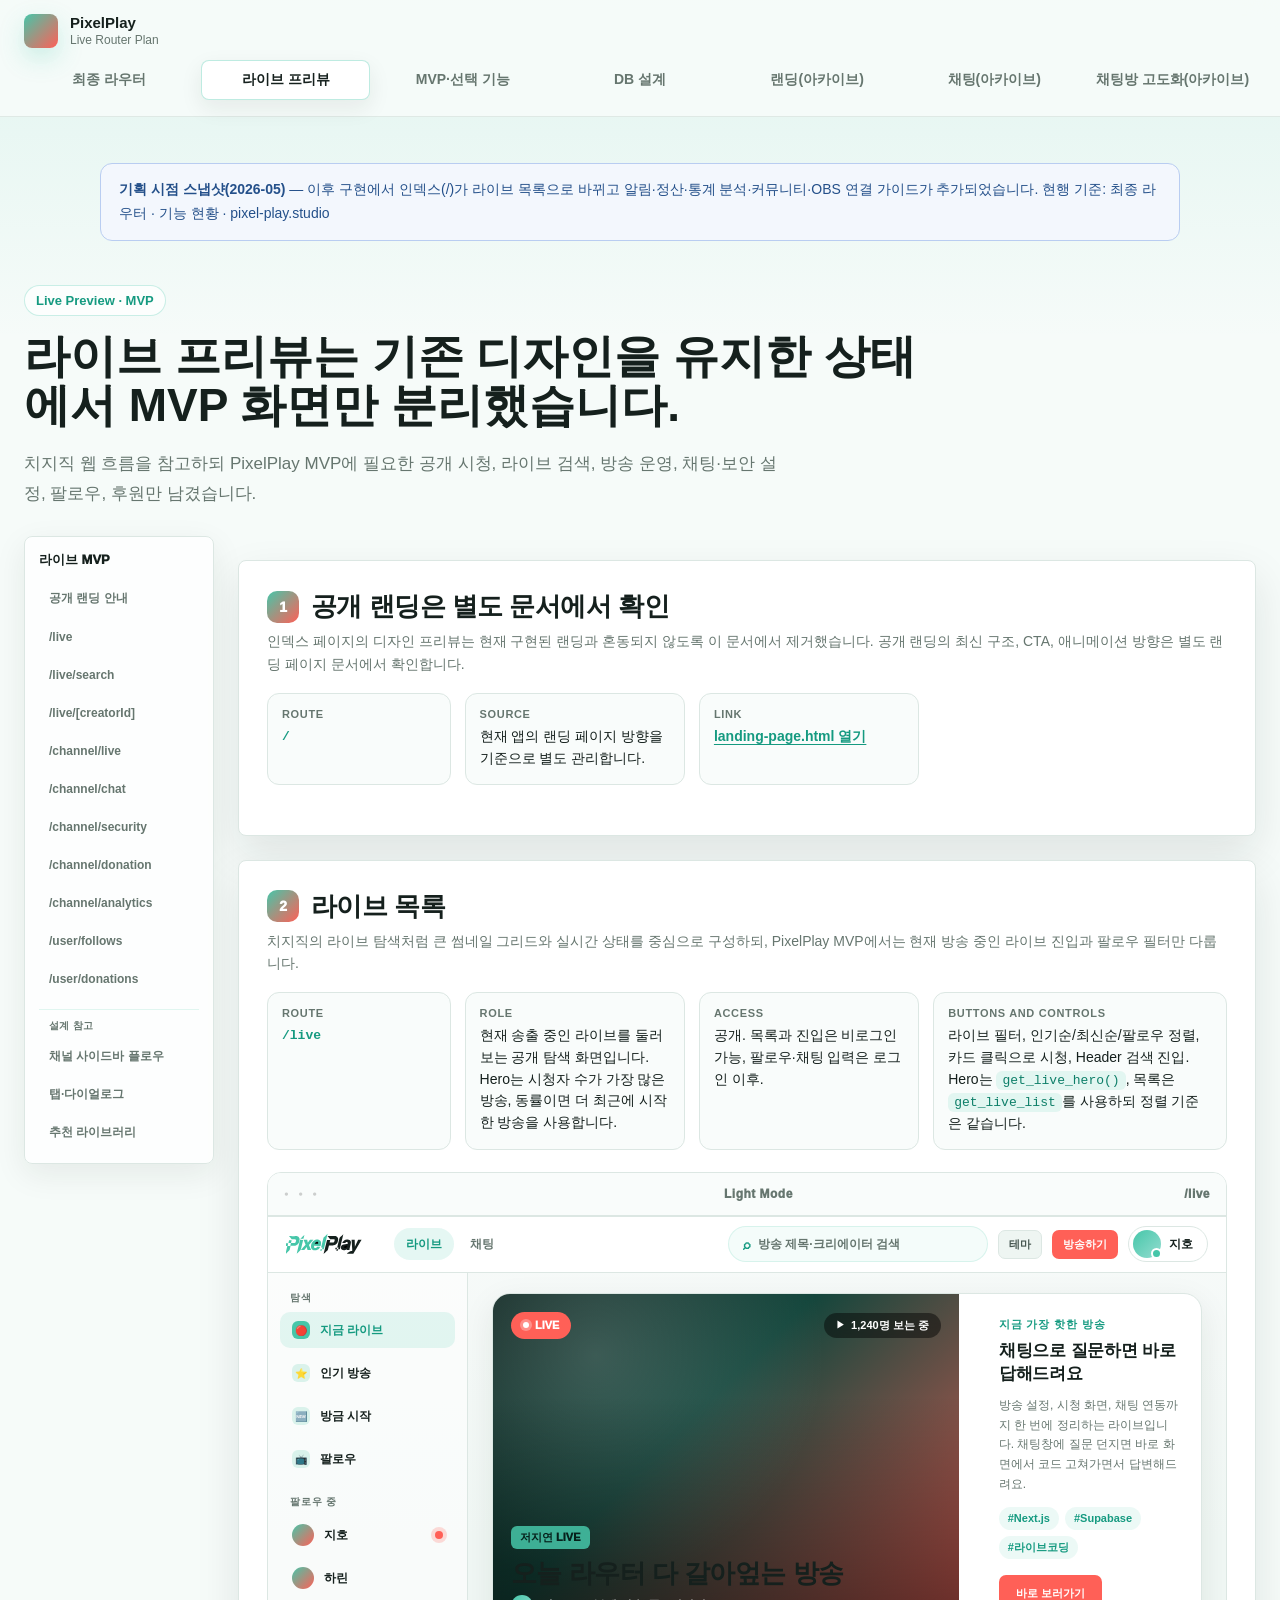
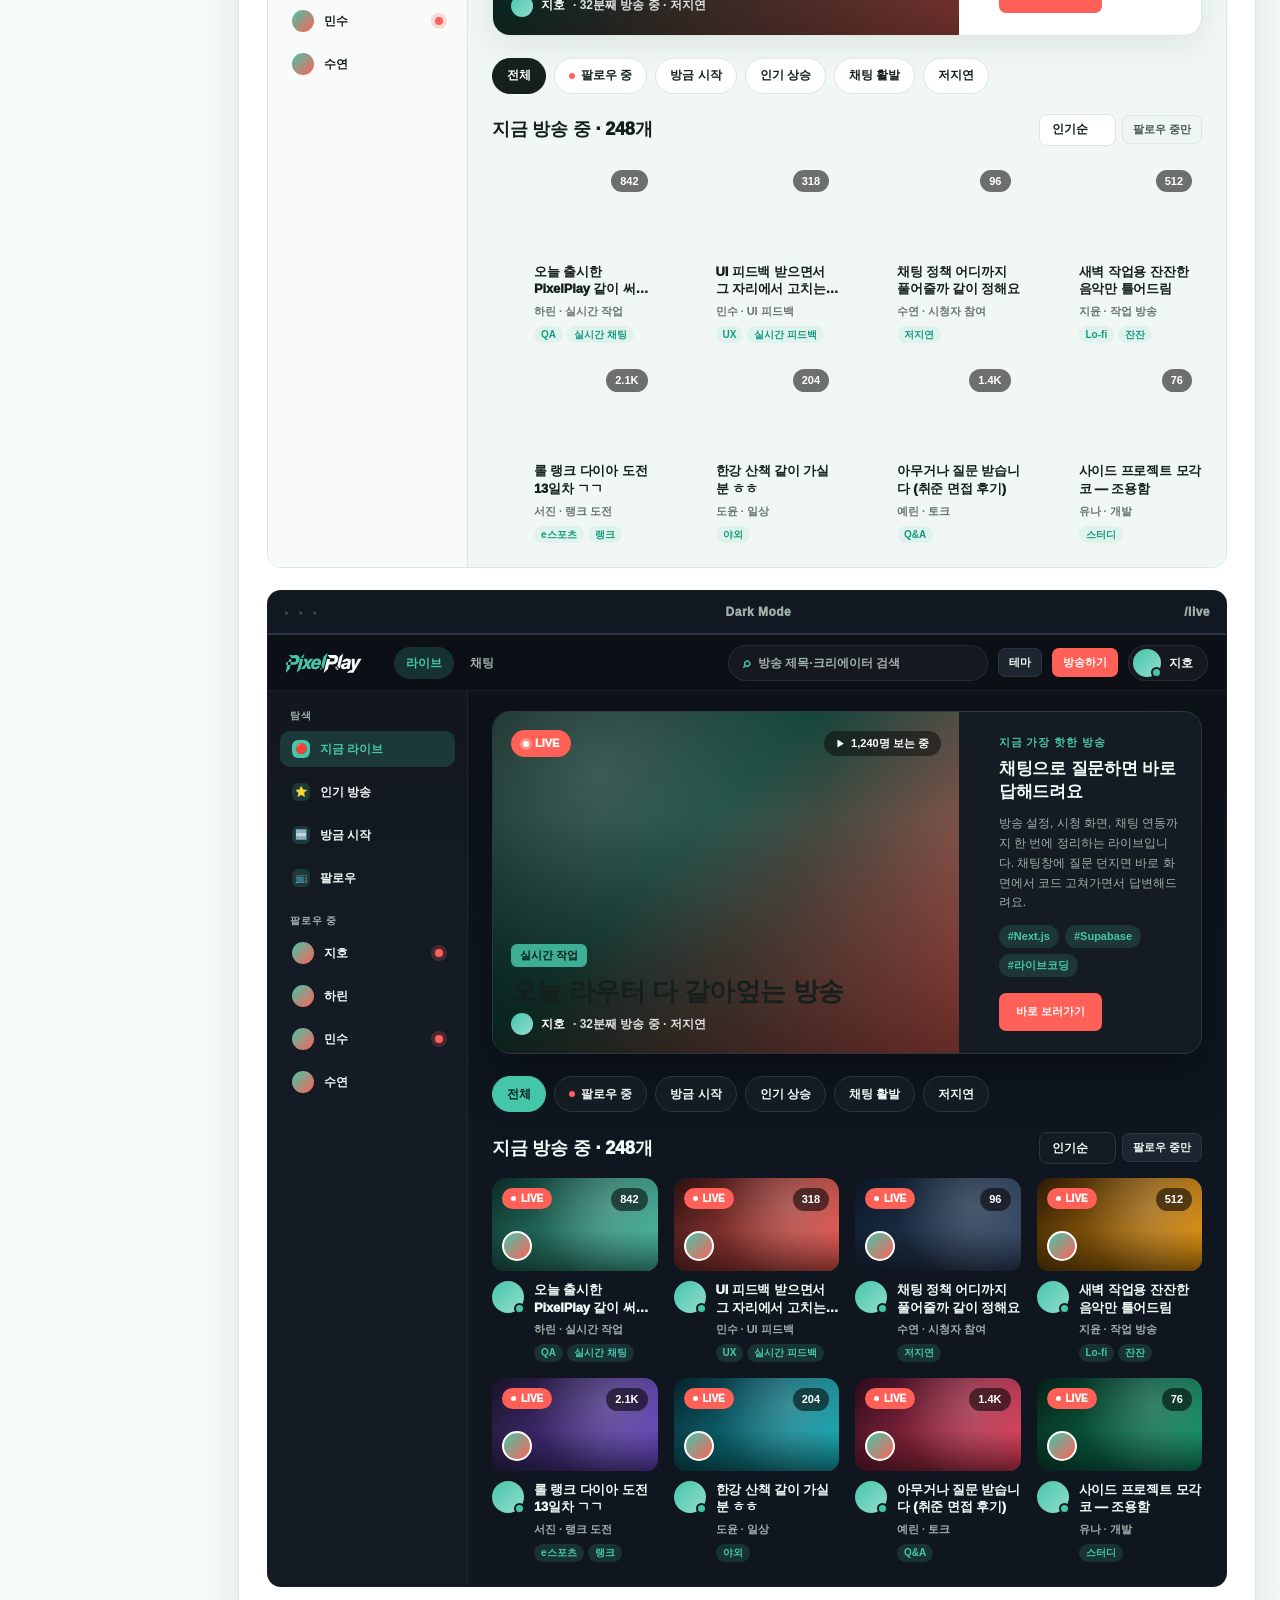
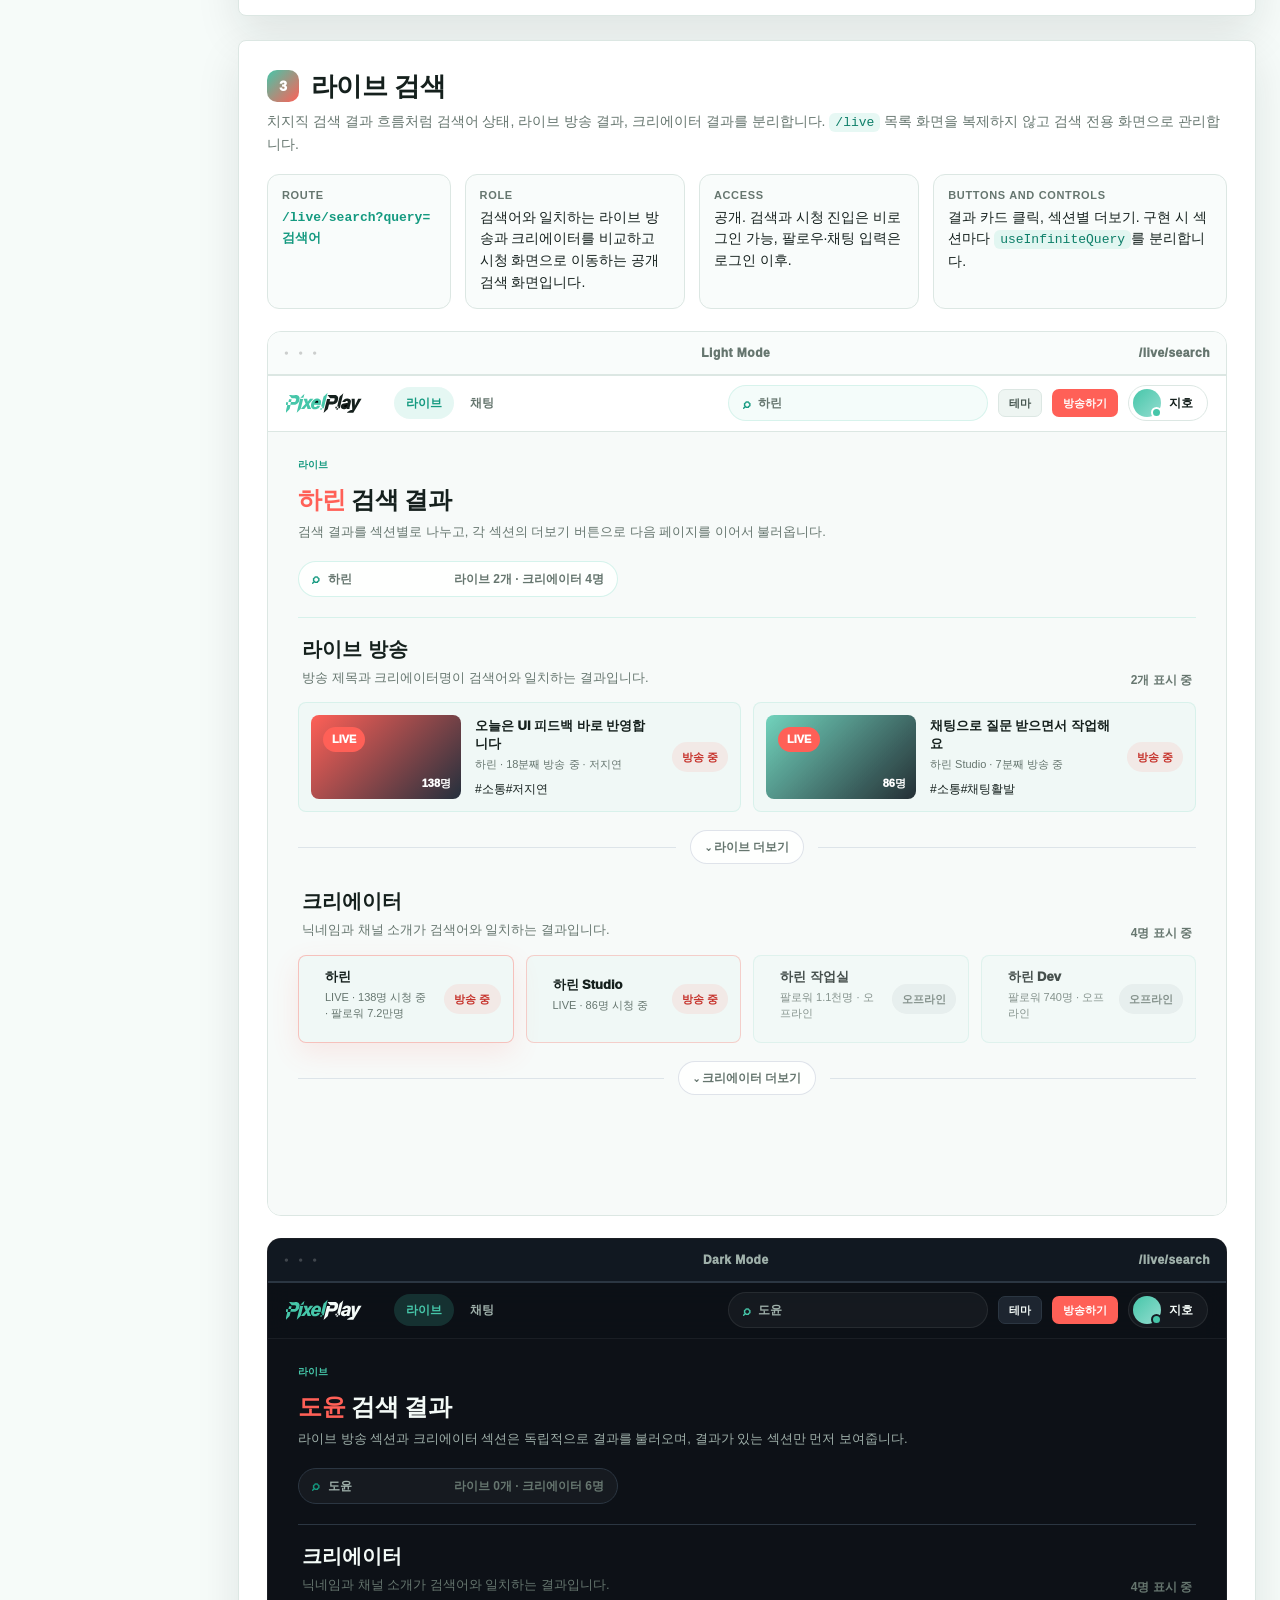
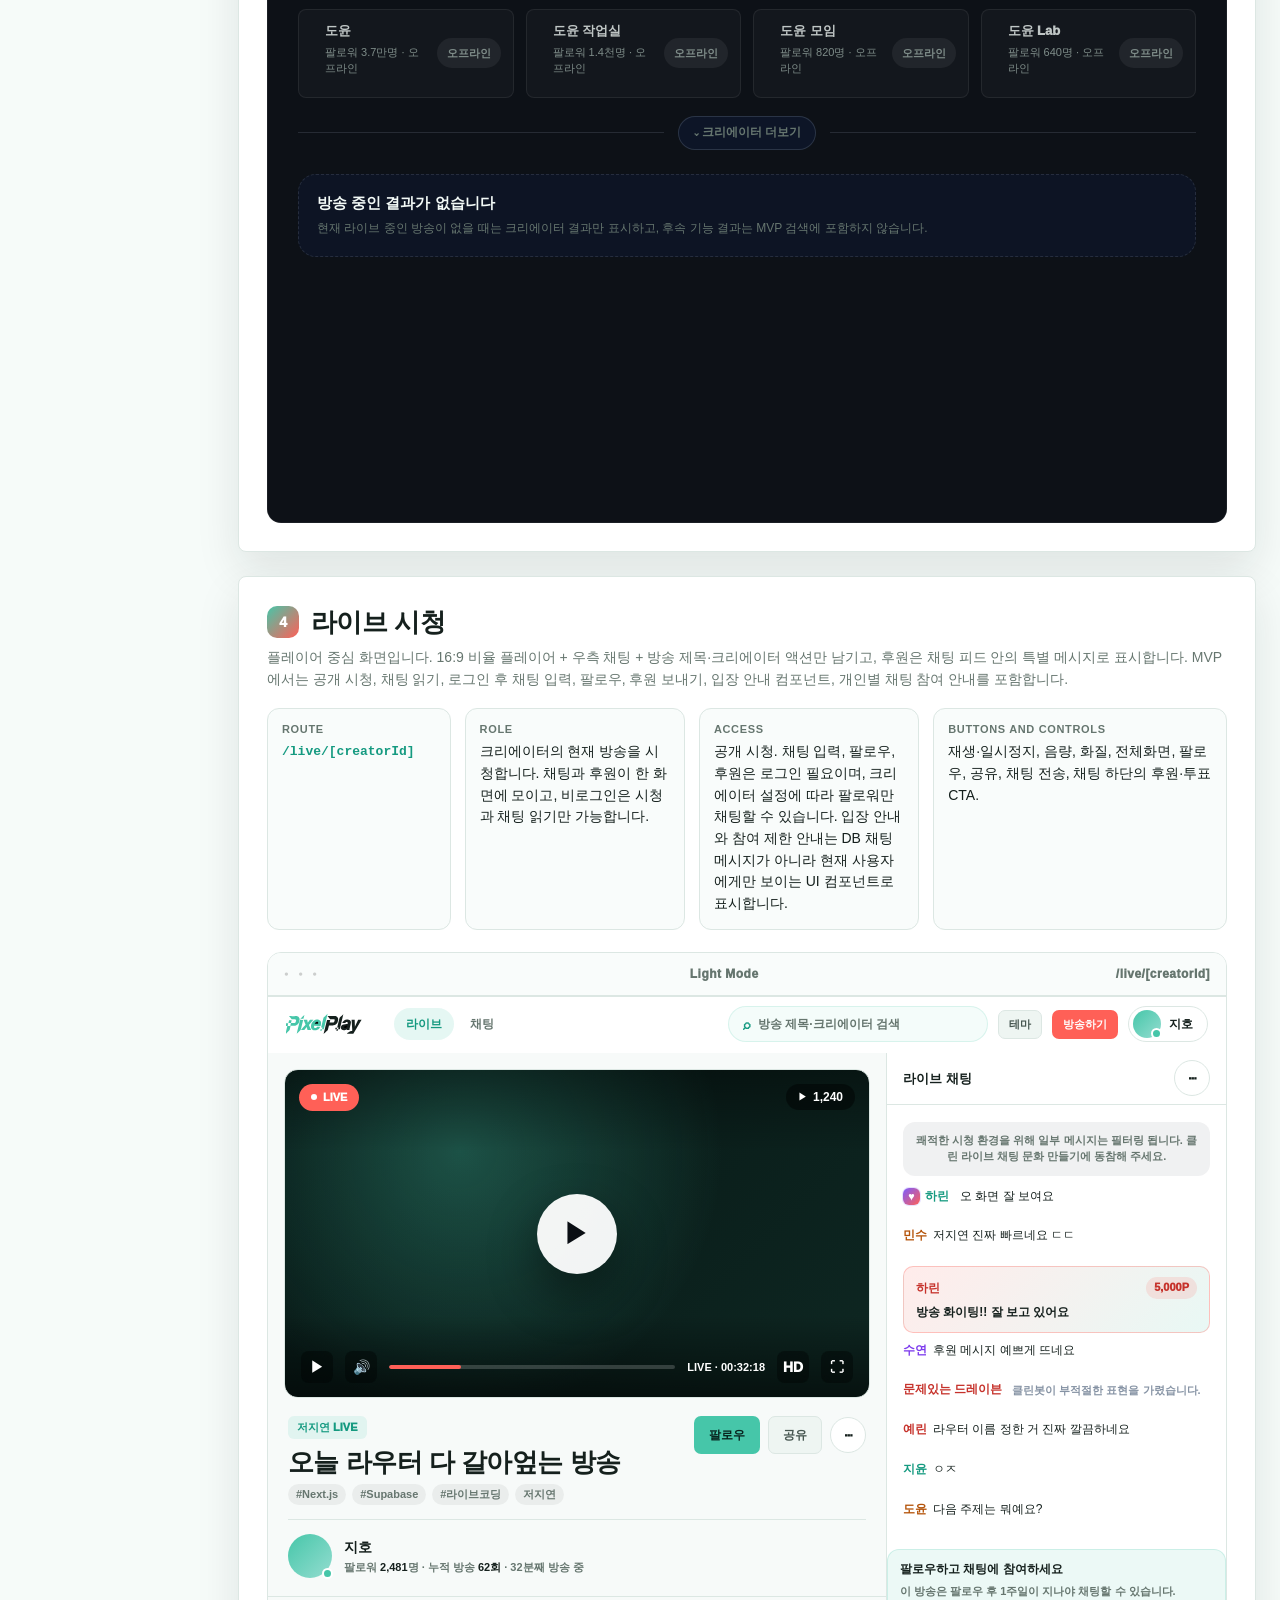
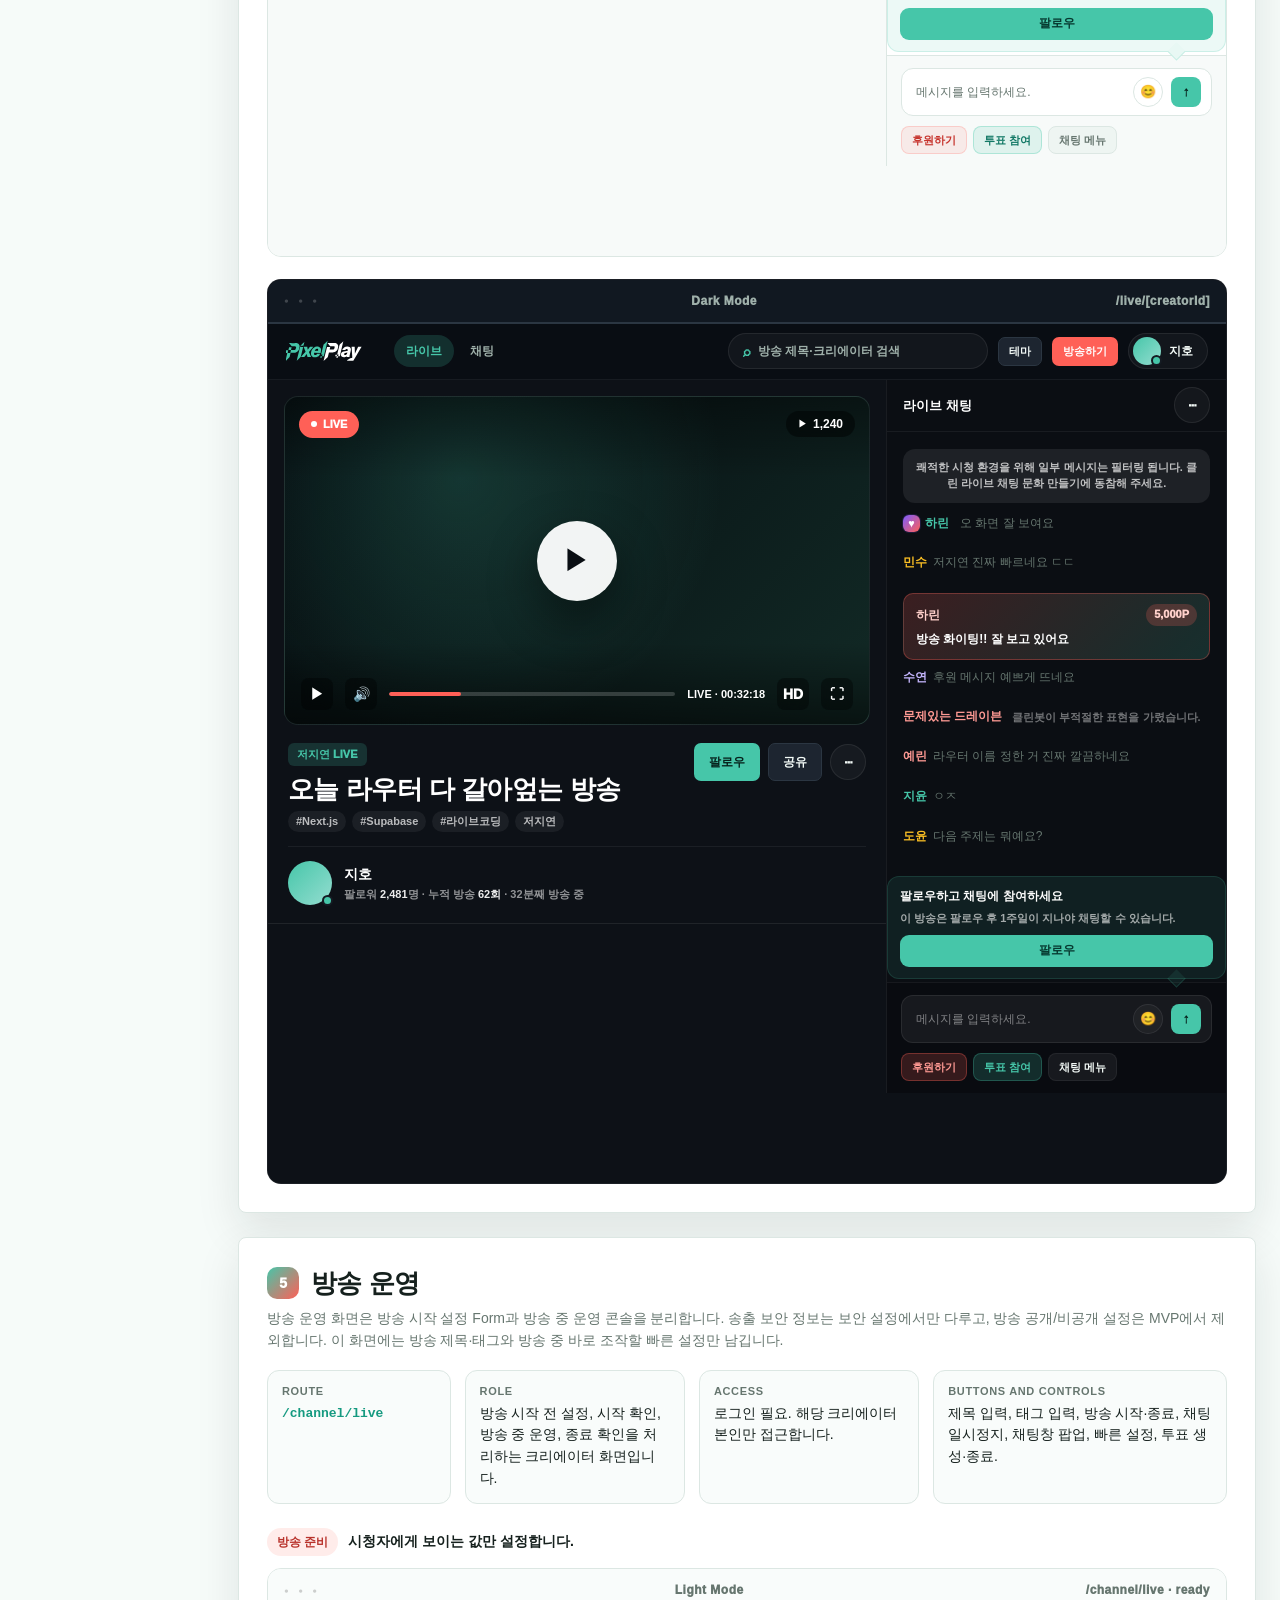
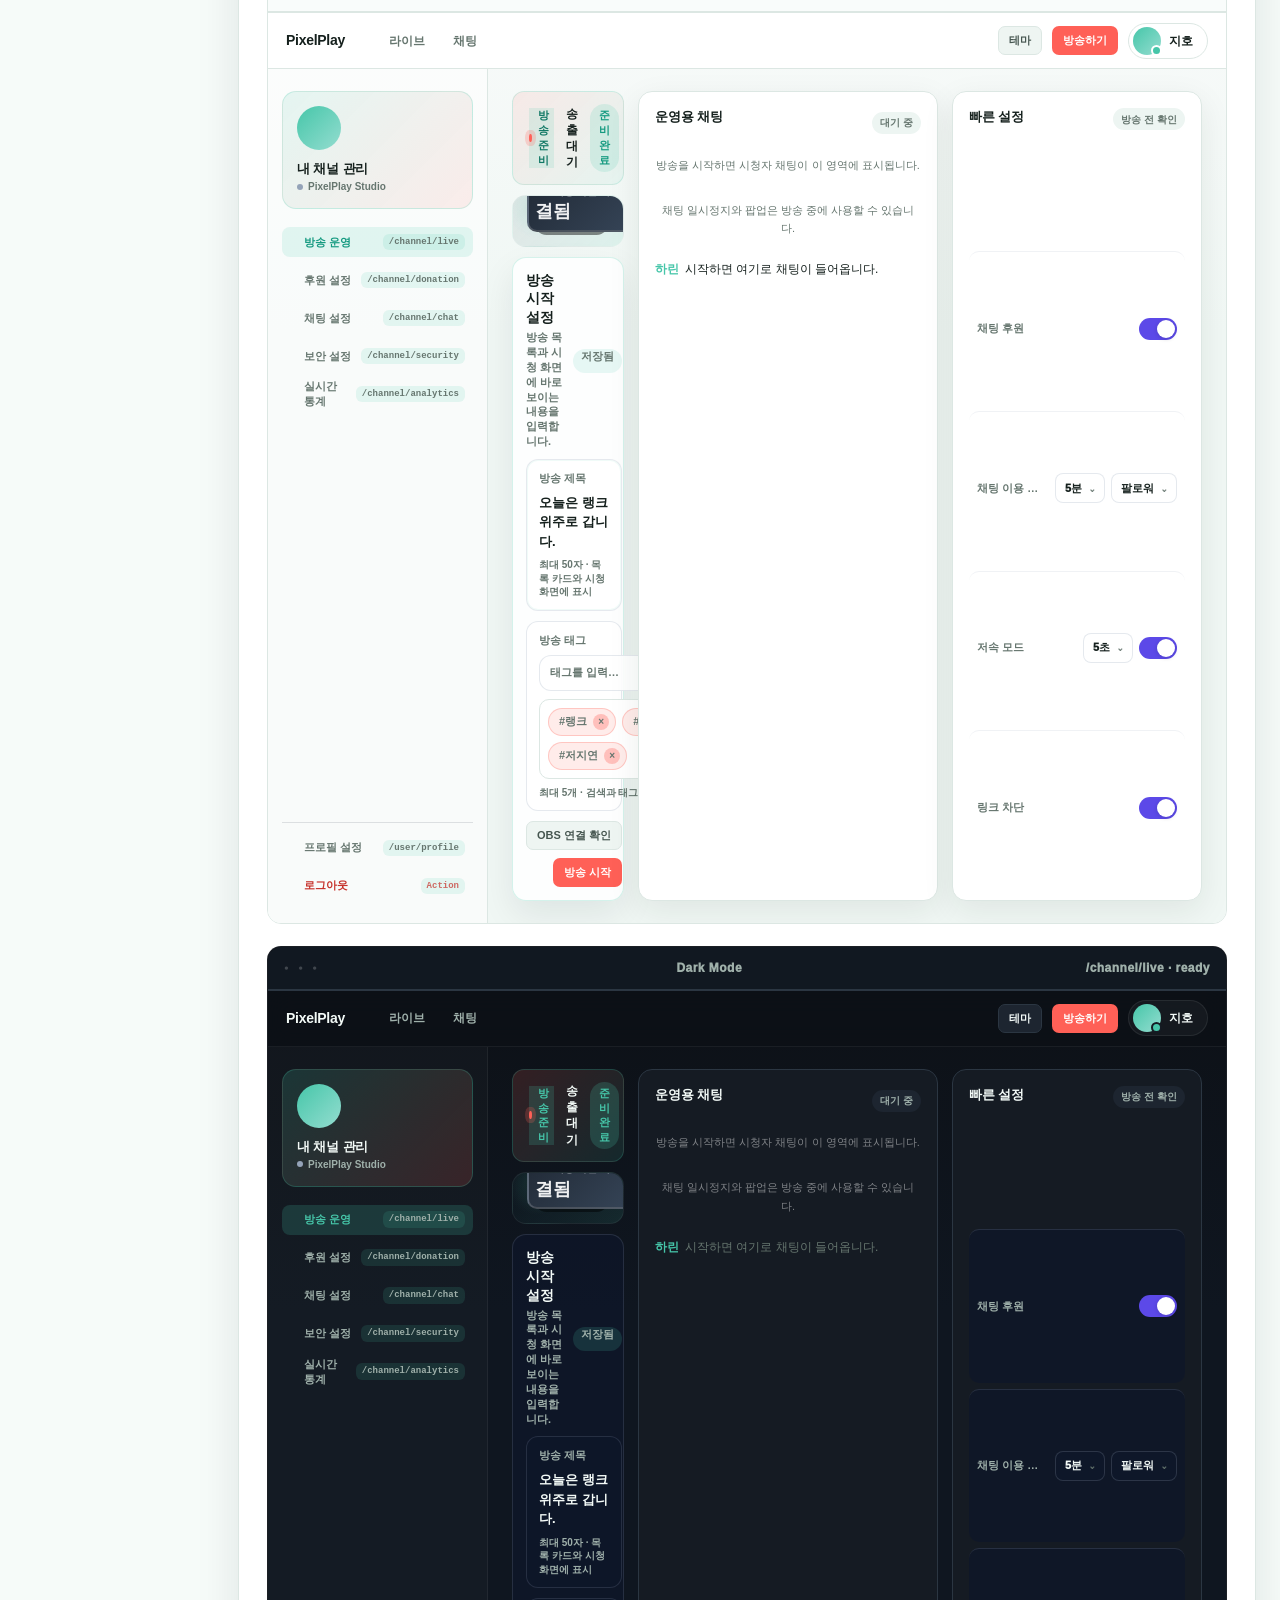
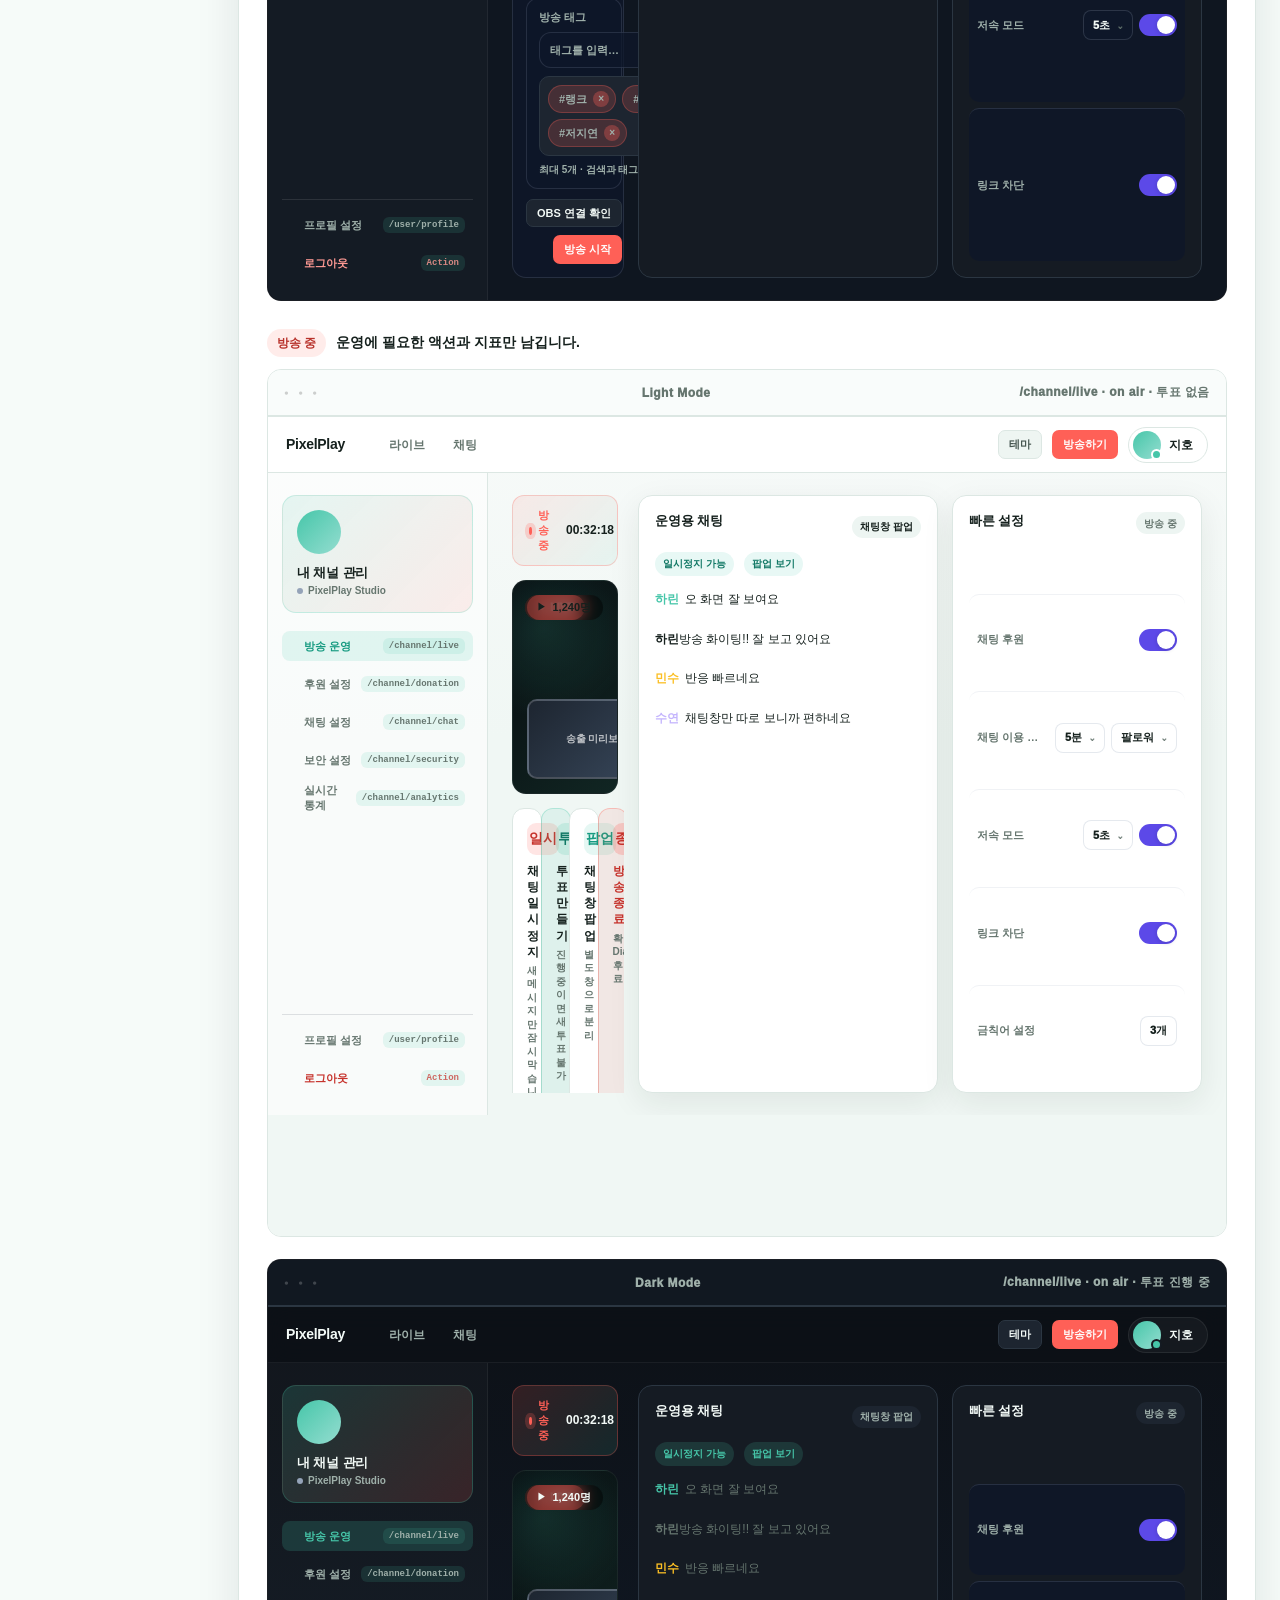
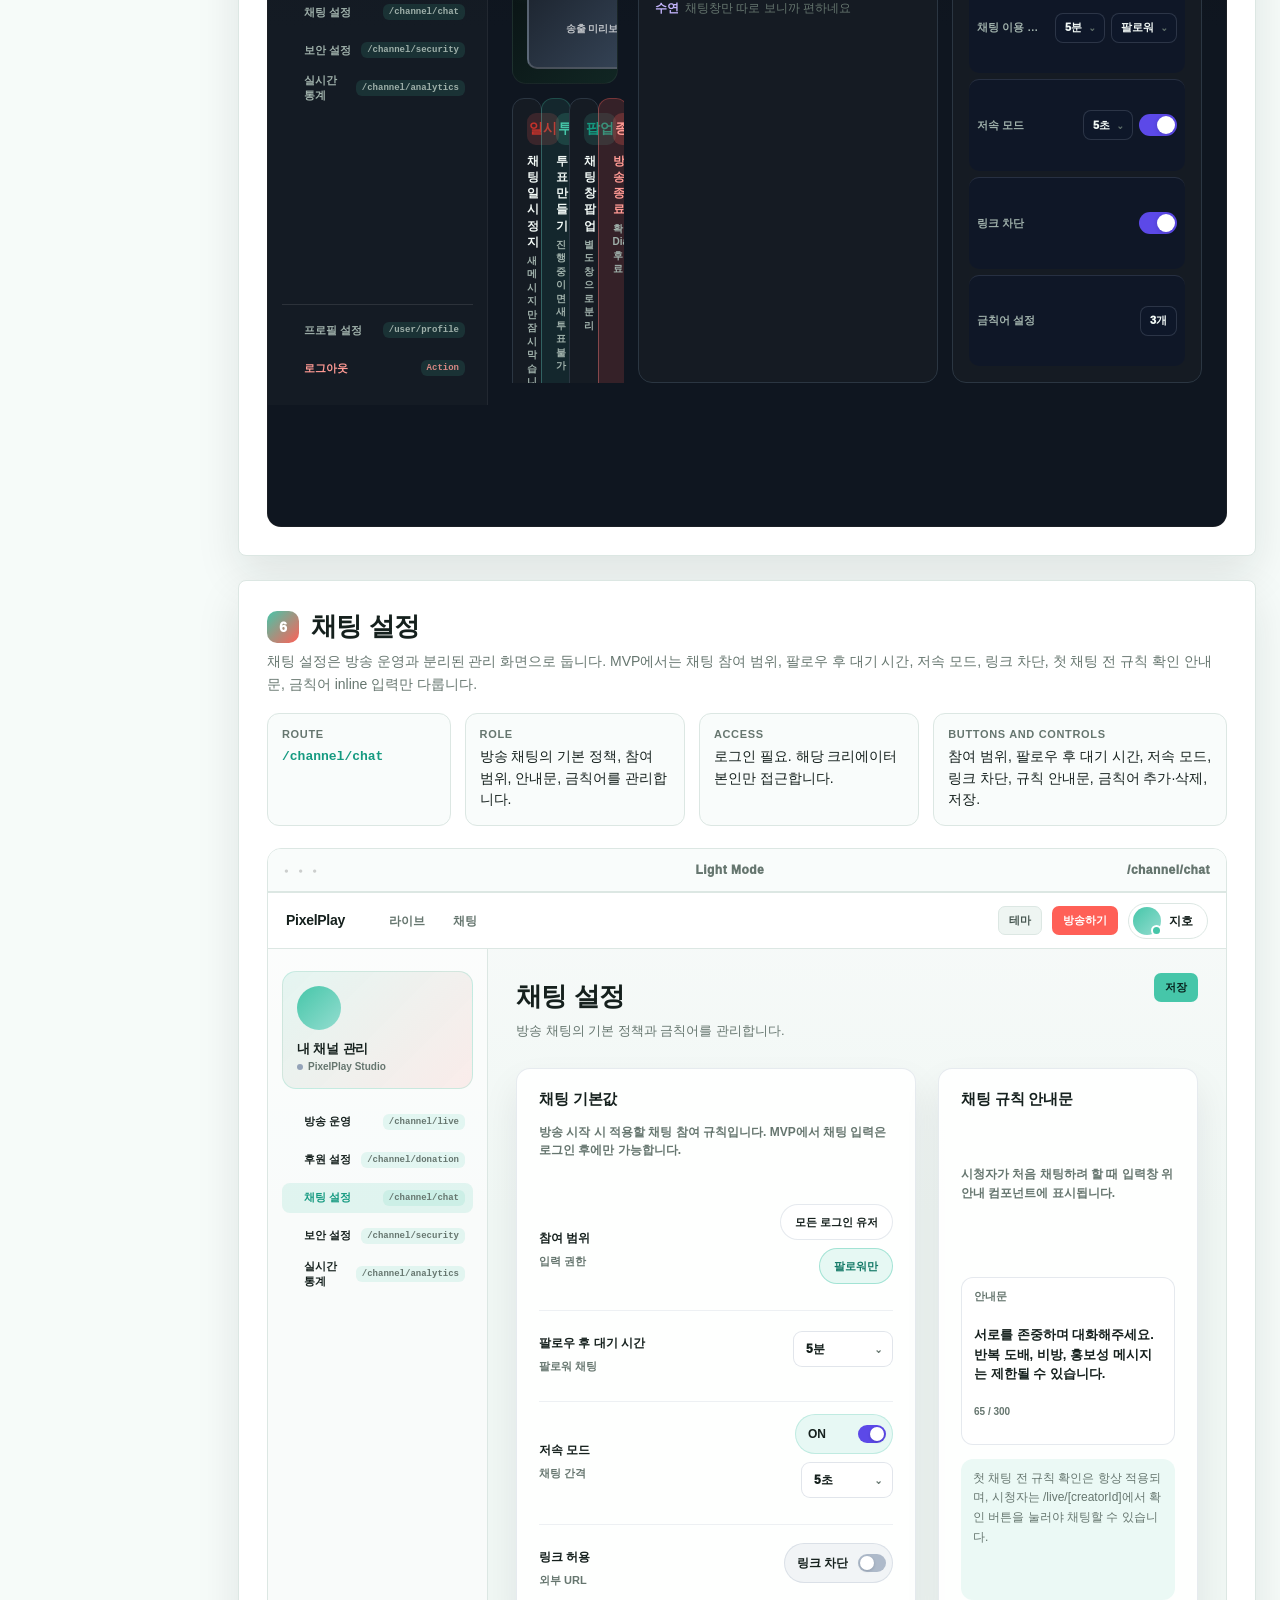
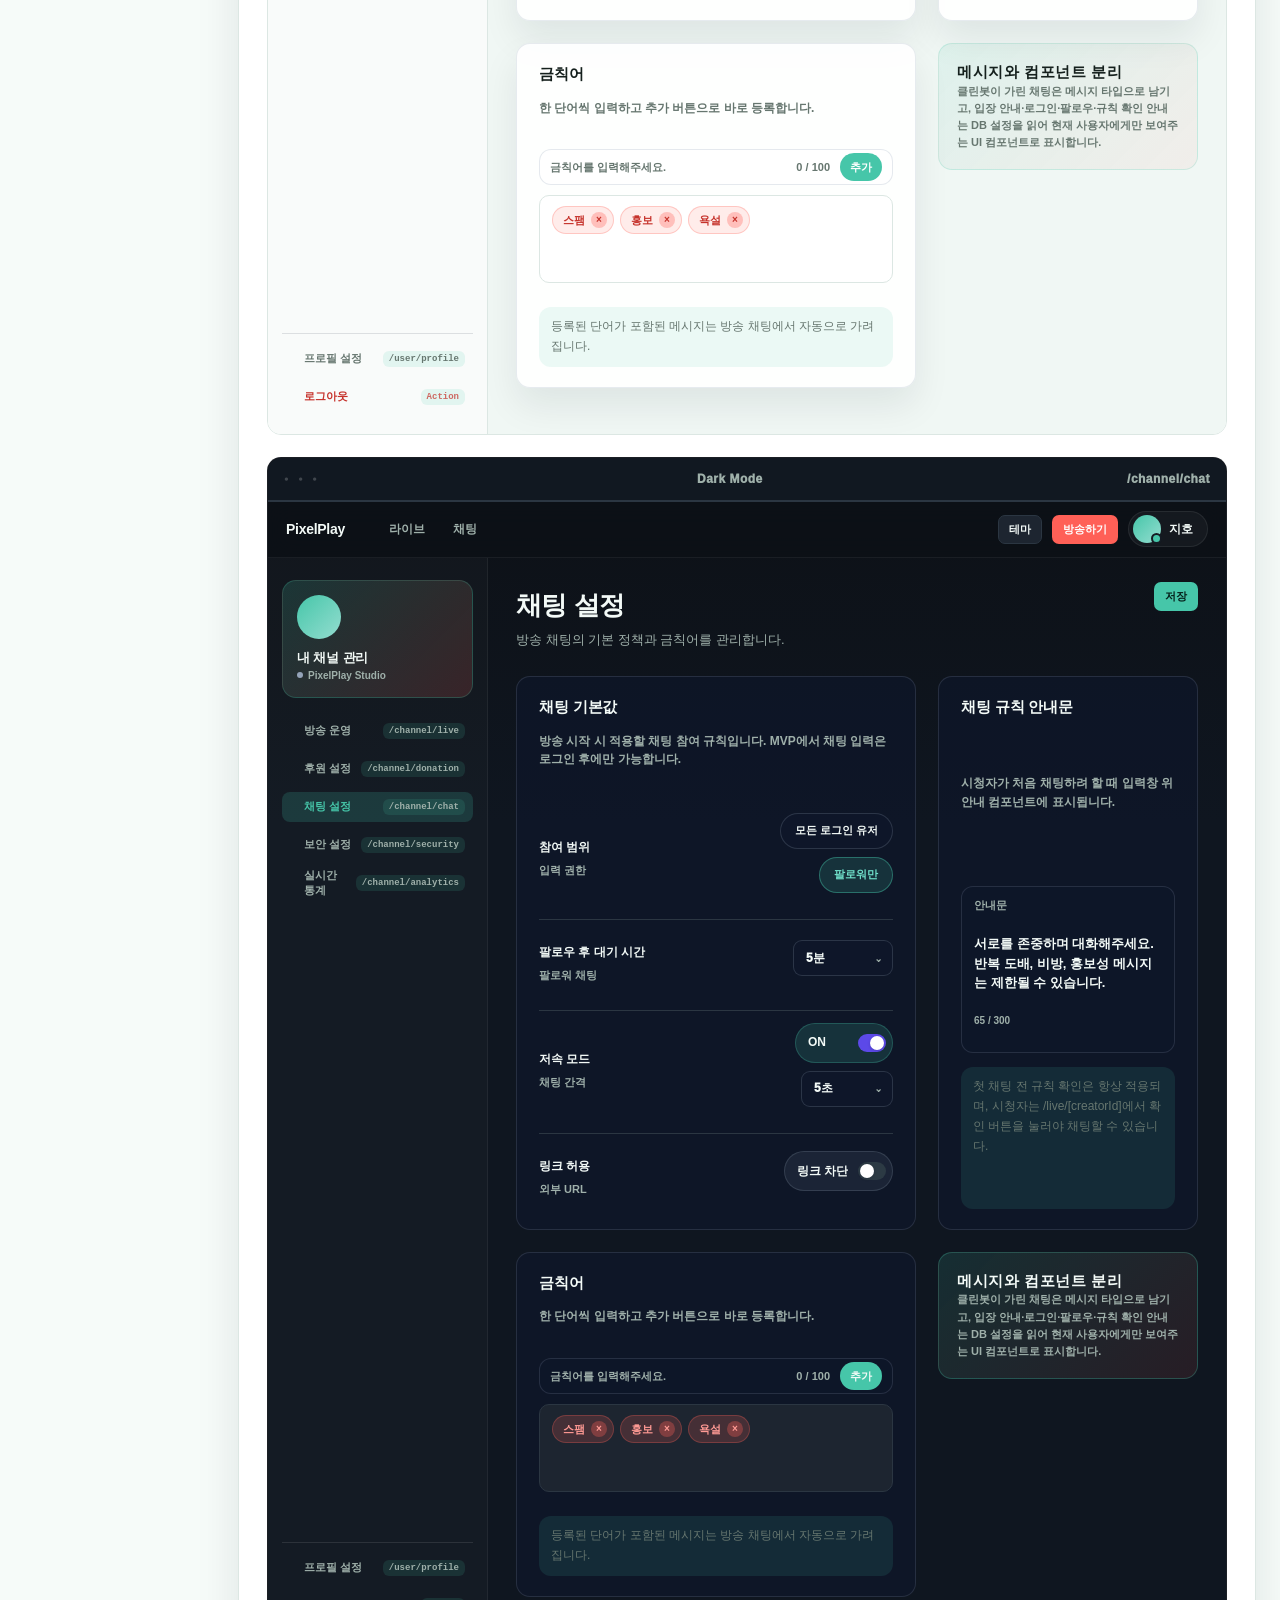
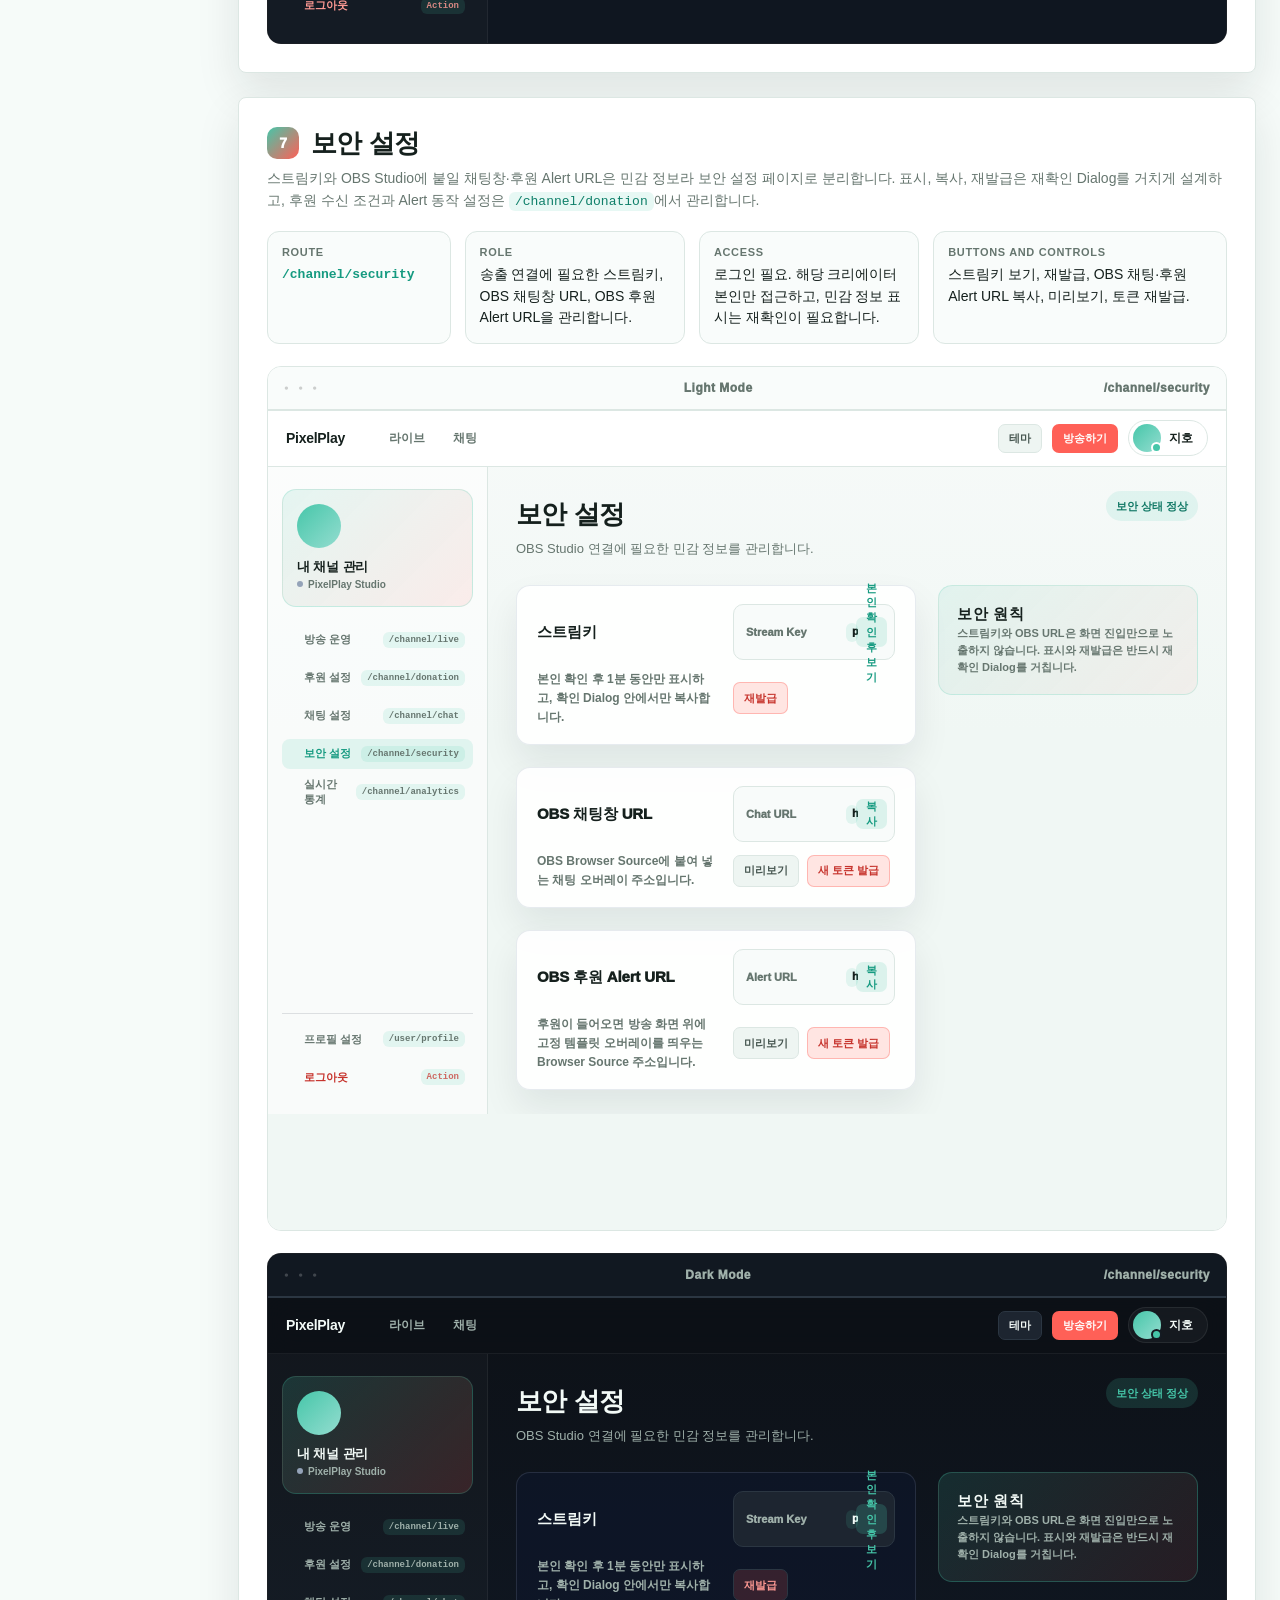
<file: live-wireframes.html>
<!doctype html>
<html lang="ko">
<head>
  <meta charset="utf-8">
  <title>PixelPlay 라이브 프리뷰</title>
  <link rel="stylesheet" href="assets/styles.css">
  <link rel="stylesheet" href="assets/wireframes.css">
  <link rel="stylesheet" href="assets/live-wireframes.css?v=20260526-2">
</head>
<body>
  <header class="site-header">
    <div class="header-inner">
      <a class="brand-lockup" href="index.html"><span class="brand-mark"></span><span class="brand-title"><strong>PixelPlay</strong><span>Live Router Plan</span></span></a>
      <nav class="top-tabs" aria-label="문서 탭"><a href="routes.html">최종 라우터</a><a class="active" href="live-wireframes.html">라이브 프리뷰</a><a href="roadmap.html">MVP·선택 기능</a><a href="db-design.html">DB 설계</a><a href="landing-page.html">랜딩(아카이브)</a><a href="chat-wireframes.html">채팅(아카이브)</a><a href="chat-room-enhancement.html">채팅방 고도화(아카이브)</a></nav>
    </div>
  </header>
  <main class="doc-shell"><div style="margin:18px auto 0;max-width:1080px;padding:14px 18px;border:1px solid #b9cdf1;background:#f3f7fd;color:#24508a;border-radius:12px;font-size:14px;line-height:1.7;"><strong>기획 시점 스냅샷(2026-05)</strong> — 이후 구현에서 인덱스(/)가 라이브 목록으로 바뀌고 알림·정산·통계 분석·커뮤니티·OBS 연결 가이드가 추가되었습니다. 현행 기준: <a href="routes.html">최종 라우터</a> · <a href="roadmap.html">기능 현황</a> · <a href="https://pixel-play.studio">pixel-play.studio</a></div>
    <section class="hero">
      <div class="page-kicker">Live Preview · MVP</div>
      <h1>라이브 프리뷰는 기존 디자인을 유지한 상태에서 MVP 화면만 분리했습니다.</h1>
      <p>치지직 웹 흐름을 참고하되 PixelPlay MVP에 필요한 공개 시청, 라이브 검색, 방송 운영, 채팅·보안 설정, 팔로우, 후원만 남겼습니다.</p>
    </section>
    <div class="preview-layout">
            <aside class="preview-index" aria-label="라이브 프리뷰 섹션 메뉴">
        <strong>라이브 MVP</strong>
        <a href="#preview-landing">공개 랜딩 안내</a>
        <a href="#preview-live-list">/live</a>
        <a href="#preview-live-search">/live/search</a>
        <a href="#preview-live-watch">/live/[creatorId]</a>
        <a href="#preview-channel-live">/channel/live</a>
        <a href="#preview-channel-chat">/channel/chat</a>
        <a href="#preview-channel-security">/channel/security</a>
        <a href="#preview-channel-donation">/channel/donation</a>
        <a href="#preview-channel-analytics">/channel/analytics</a>
        <a href="#preview-user-follows">/user/follows</a>
        <a href="#preview-user-donations">/user/donations</a>
        <span class="preview-index-divider">설계 참고</span>
        <a href="#preview-studio-flow">채널 사이드바 플로우</a>
        <a href="#preview-interaction-states">탭·다이얼로그</a>
        <a href="#preview-live-libraries">추천 라이브러리</a>
      </aside>
      <div id="preview-root" class="preview-content">

      
<!-- ============================ 공개 랜딩은 별도 문서로 분리 ============================ -->
      <section id="preview-landing" class="preview-section landing-preview-link">
        <h2><span class="section-num">1</span>공개 랜딩은 별도 문서에서 확인</h2>
        <p class="section-summary">인덱스 페이지의 디자인 프리뷰는 현재 구현된 랜딩과 혼동되지 않도록 이 문서에서 제거했습니다. 공개 랜딩의 최신 구조, CTA, 애니메이션 방향은 별도 랜딩 페이지 문서에서 확인합니다.</p>
        <div class="preview-meta detail-meta compact-meta">
          <div class="meta-box"><span>route</span><strong>/</strong></div>
          <div class="meta-box"><span>source</span><p>현재 앱의 랜딩 페이지 방향을 기준으로 별도 관리합니다.</p></div>
          <div class="meta-box"><span>link</span><p><a class="inline-doc-link" href="landing-page.html">landing-page.html 열기</a></p></div>
        </div>
      </section>


<!-- ============================ 라이브 목록 ============================ -->
      <section id="preview-live-list" class="preview-section">
        <h2><span class="section-num">2</span>라이브 목록</h2>
        <p class="section-summary">치지직의 라이브 탐색처럼 큰 썸네일 그리드와 실시간 상태를 중심으로 구성하되, PixelPlay MVP에서는 현재 방송 중인 라이브 진입과 팔로우 필터만 다룹니다.</p>
        <div class="preview-meta detail-meta">
          <div class="meta-box"><span>route</span><strong>/live</strong></div>
          <div class="meta-box"><span>role</span><p>현재 송출 중인 라이브를 둘러보는 공개 탐색 화면입니다. Hero는 시청자 수가 가장 많은 방송, 동률이면 더 최근에 시작한 방송을 사용합니다.</p></div>
          <div class="meta-box"><span>access</span><p>공개. 목록과 진입은 비로그인 가능, 팔로우·채팅 입력은 로그인 이후.</p></div>
          <div class="meta-box"><span>buttons and controls</span><p>라이브 필터, 인기순/최신순/팔로우 정렬, 카드 클릭으로 시청, Header 검색 진입. Hero는 <code>get_live_hero()</code>, 목록은 <code>get_live_list</code>를 사용하되 정렬 기준은 같습니다.</p></div>
        </div>
        <div class="preview-pair">

          <div class="preview-frame light">
            <div class="frame-label"><span>Light Mode</span><span>/live</span></div>
            <div class="design-screen live-design-screen">
              <div class="mini-top">
                <div class="mini-logo"><svg xmlns="http://www.w3.org/2000/svg" viewBox="20 370 1005 290" aria-label="PixelPlay"><path fill="currentColor" d="M617.047 410.729q1.548-.072 3.098-.106c12.083-.205 49.55-1.2 60.118 2.157 4.354 1.383 8.119 4.022 11.366 7.186 7.804 7.605 16.32 20.749 16.426 31.984.069 7.336-6.318 37.122-9.465 43.856-1.957 4.188-5.006 7.773-8.218 11.054-9.988 10.205-25.833 21.707-39.845 25.191-6.371 1.584-13.674 1.099-20.218 1.222-14.665.276-29.342.111-44.011.204-3.316 13.946-10.99 47.38-14.972 59.735-.879 2.728-51.496 49.837-55.876 53.729 2.806-12.756 6.568-25.621 9.439-38.587l36.08-146.908c13.724-.689 28.628-.224 42.419.001-2.275 11.402-6.31 23.188-8.221 34.215 10.005.487 20.166.339 30.169.443 6.285-.177 12.227.553 18.467-.647 14.32-2.754 12.845-12.632 16.287-22.209 8.768-24.394-7.752-20.983-25.569-20.93q-16.582.148-33.161-.206c-11.527-13.156-23.257-27.722-34.461-41.244 16.482-.121 33.765.409 50.148-.14"/><path fill="#46c6a9" d="M58.978 410.961c23.553.663 47.254.502 70.821.446 11.644-.028 27.864-1.345 38.875.9 5.634 1.149 10.586 3.846 14.785 7.75 8.055 7.489 16.164 21.46 16.436 32.681.124 5.091-8.165 42.137-10.23 46.645-2.501 5.458-6.692 10.347-10.899 14.564-9.4 9.424-25.591 20.911-38.708 23.964-7.507 1.747-16.102 1.075-23.815 1.153q-17.937.218-35.877.257c-1.113 6.796-9.59 48.4-12.25 53.808-2.731 5.552-35.18 36.047-41.424 42.545-2.214 2.305-12.768 13.185-15.414 15.767l4.921-20.244c.564-2.671 1.275-5.454 1.952-8.11 6.965-27.3 12.67-54.935 19.448-82.269-8.648-.471-19.694-.065-28.395.147.793-7.525 5.562-27.77 7.521-35.381l32.663-.056C46.71 517.04 44.5 528.474 42.09 540.04l34.432.168c3.097-12.501 5.488-26.11 8.966-38.293l29.454-.087c35.164-.141 30.271-4.889 38.527-37.633 1.669-6.621-3.305-9.945-9.063-10.165-16.444-.628-33.325.1-49.748-.475-12.117-14.353-23.719-28.016-35.681-42.594"/><path fill="#46c6a9" d="M424.42 455.699c18.015-1.993 40.152 4.794 50.938 20.065 13.712 19.414 4.456 43.028.843 64.111l-85.576-.243c-.307 5.268-1.559 11.865-.489 16.988 2.379 11.398 14.467 12.811 23.831 9.898 9.18-2.856 12.964-7.693 17.118-15.735l39.389-.224c-1.182 3.529-1.94 5.143-3.614 8.495-2.058 3.608-4.095 6.955-6.637 10.345-20.962 27.952-66.16 39.3-95.171 17.367-8.711-6.585-14.769-17.928-15.487-28.938-3.012-46.17 25.347-97.077 74.855-102.129"/><path fill="var(--background)" d="M422.093 487.081c19.43-1.726 24.966 4.695 21.328 23.546q-10.375-.085-20.751-.045-12.038.02-24.075-.083c4.659-11.63 10.514-20.459 23.498-23.418"/><path fill="currentColor" d="M825.68 455.707c13.43-.356 26.729 1.422 37.364 10.182 18.748 15.443 13.739 36.175 8.51 56.02a2063 2063 0 0 0-9.659 37.703c-3.487 14.152-5.713 20.242-4.078 34.816q-19.19-.06-38.378.121c-.004-4.326.336-8.709.608-13.032-5.808 7.33-10.255 10.445-19.391 13.256-12.631 3.887-30.951 3.118-42.714-3.19-8.759-4.697-11.748-9.933-14.481-19.053a53 53 0 0 1-.608-3.526c-1.539-11.811.674-22.496 8.113-31.94a46.1 46.1 0 0 1 15.892-12.734c14.766-7.236 49.954-12.109 66.742-14.119 1.098-4.378 2.41-8.189 1.058-12.661a11.48 11.48 0 0 0-5.718-6.905c-11.062-5.777-23.502 2.5-28.501 12.728-13.161-.416-26.795-.125-39.997-.017 11.824-28.026 34.664-45.518 65.238-47.649"/><path fill="var(--background)" d="M827.267 533.639c2.304.036-.684 7.697-1.14 9.627l-1.024 4.246-.485 2.001c-2.598 11.416-6.499 14.32-18.619 16.971-5.1 1.115-11.897.633-16.707-1.534l-.743-.316c-2.051-1.499-4.255-3.364-4.488-6.132-1.478-17.561 30.383-22.672 43.206-24.863"/><path fill="currentColor" d="M970.752 458.509c14.952.422 30.888.275 45.888.284-10.83 17.402-21.22 36.164-31.609 53.926l-46.178 78.409-19.918 34.134c-2.175 3.688-8.042 14-10.533 16.742l-57.02.401c-8.724.016-18.747.232-27.379-.288 5.882-6.096 22.794-18.512 29.826-23.625 4.869-3.653 14.738-11.259 20.385-12 8.821-1.158 10.516.233 19.255-3.58.332-14.282-1.935-39.771-2.895-54.864l-5.686-89.045q20.29-.072 40.58.137c1.431 30.884 1.585 61.626 2.781 92.515a6318 6318 0 0 1 42.503-93.146"/><path fill="#46c6a9" d="M336.904 459.519c14.046-.303 29.028-.051 43.149-.063-6.393 8.766-14.595 17.454-21.727 25.74l-36.214 42.145c7.659 20.707 17.992 40.375 26.63 60.656.709 1.663 1.352 4.173.803 5.941-2.217.528-12.6.309-15.595.312q-15.045-.033-30.087.207l-10.822-38.436c-5.863 7.945-11.589 14.867-17.932 22.391-4.417 5.24-8.374 10.628-13.043 15.753-1.609.379-10.264.272-12.452.26l-32.76-.457c18.26-21.968 42.129-47.043 61.65-68.38-9.062-20.939-17.987-44.154-26.322-65.471l47.628-.064c1.828 12.129 4.927 26.007 7.431 38.117 3.498-3.625 8.727-11.191 11.998-15.63a572 572 0 0 1 17.665-23.021"/><path fill="#46c6a9" d="M569.045 379.921c-4.385 18.498-9.648 37.16-14.173 55.726a13114 13114 0 0 1-36.819 148.849l-9.322-.066c-4.346.412-10.127-.123-13.807.428l-.132-.293.712-.431c2.047-7.489 3.867-14.052 5.181-21.73l-17.449-.056c.51-4.769 2.504-11.777 3.696-16.608l6.702-27.337c7.01-29.242 14.623-58.78 22.037-88.02.812-3.203 22.482-20.605 25.74-24.444 8.97-8.307 18.366-18.352 27.634-26.018"/><path fill="currentColor" d="M775.442 386.44c-.042 1.61-2.443 11.232-2.982 13.535l-7.71 32.894c-11.568 50.656-24.362 100.803-34.872 151.672l-22.585-.061 3.456-13.652 1.622-8.289-17.752.047c3.147-10.837 5.913-24.765 8.62-36.107l15.072-61.547c2.318-9.503 5.344-24.653 8.353-33.489 5.664-4.754 11.352-10.309 16.84-15.361a3839 3839 0 0 0 31.938-29.642"/><path fill="#46c6a9" d="M205.786 460.584c11.855.797 28.339.44 40.56.486-3.856 19.93-9.969 41.874-14.648 61.717l-11.739 48.892c-.808 3.261-4.446 18.953-5.654 20.382-8.352 9.882-22.059 22.405-31.368 31.405-7.139 6.804-14.427 13.391-21.6 20.272A5544 5544 0 0 1 192.511 516c4.337-17.238 8.238-38.722 13.275-55.416"/><path fill="#46c6a9" d="M60.61 465.471c11.008.257 22.564.025 33.648.085-.698 4.564-2.046 9.874-3.109 14.451l-1.004 4.265-.49 2.004-.497 2.006c-.178.719-.38 1.506-.55 2.227l-.75 3.226c-.22.925-.438 1.852-.681 2.771l-.517 2.001a71 71 0 0 1-.876 3.139l-33.87-.079c2.29-8.673 4.498-17.57 6.465-26.324l.522-2.25.46-1.999c.414-1.842.797-3.69 1.25-5.523"/><path fill="#46c6a9" d="m261.797 395.329.546.582c-.348 3.439-3.006 13.195-3.973 17.061a1730 1730 0 0 1-8.706 34.01 1375 1375 0 0 0-40.204-.414l-.702-.375c.677-2.038 47.717-46.053 53.039-50.864"/><path fill="currentColor" d="M673.184 562.995c6.724-.113 13.465-.037 20.196-.081-1.947 6.363-4.101 12.965-4.926 19.587-.105.838-.193 1.184-.438 2.004-6.44.058-13.11-.009-19.573-.02q.92-3.845 1.652-7.729c.881-4.587 2.274-9.151 3.089-13.761"/><path fill="currentColor" d="M688.016 584.505q9.68-.008 19.361.09c-.658 3.481-1.417 6.469-2.261 9.914l-.77 3.21c-.558 2.278-1.119 4.579-1.853 6.807l-19.067.045c1.037-5.19 2.977-15.14 4.59-20.066"/><path fill="#46c6a9" d="m494.792 584.565.132.293c-1.641 6.445-3.084 13.089-4.567 19.577a853 853 0 0 0-19.265.068c.589-2.943 1.198-5.604 1.816-8.51l.99-4.501a68 68 0 0 1 1.881-6.925c6.401.191 12.621.075 19.013-.002"/></svg></div>
                <nav class="mini-top-nav"><a class="active">라이브</a><a>채팅</a></nav>
                <div class="mini-top-actions header-actions">
                  <div class="mini-search">방송 제목·크리에이터 검색</div>
                  <span class="mini-button ghost">테마</span>
                  <a class="mini-button coral preview-action-link" href="#preview-channel-live">방송하기</a>
                  <span class="avatar-chip"><span class="avatar-dot online"></span>지호</span>
                </div>
              </div>
              <div class="live-shell">
                <aside class="live-nav-sidebar">
                  <div class="nav-group">
                    <div class="nav-group-title">탐색</div>
                    <div class="nav-item active"><span class="nav-icon">🔴</span>지금 라이브</div>
                    <div class="nav-item"><span class="nav-icon">⭐</span>인기 방송</div>
                    <div class="nav-item"><span class="nav-icon">🆕</span>방금 시작</div>
                    <div class="nav-item"><span class="nav-icon">📺</span>팔로우</div>
                  </div>
                  <div class="nav-group followed-list">
                    <div class="nav-group-title">팔로우 중</div>
                    <div class="nav-item"><span class="creator-mini-avatar"></span>지호 <span class="live-dot"></span></div>
                    <div class="nav-item"><span class="creator-mini-avatar"></span>하린</div>
                    <div class="nav-item"><span class="creator-mini-avatar"></span>민수 <span class="live-dot"></span></div>
                    <div class="nav-item"><span class="creator-mini-avatar"></span>수연</div>
                  </div>
                </aside>
                <main class="live-main">
                  <div class="live-hero">
                    <div class="live-hero-thumb">
                      <div class="live-hero-top">
                        <span class="live-badge">LIVE</span>
                        <span class="viewer-chip">1,240명 보는 중</span>
                      </div>
                      <div class="live-hero-bottom">
                        <span class="category-tag">저지연 LIVE</span>
                        <h2>오늘 라우터 다 갈아엎는 방송</h2>
                        <div class="hero-creator-row"><span class="avatar-dot"></span><b>지호</b> · 32분째 방송 중 · 저지연</div>
                      </div>
                    </div>
                    <div class="live-hero-side">
                      <div>
                        <span class="label">지금 가장 핫한 방송</span>
                        <h3>채팅으로 질문하면 바로 답해드려요</h3>
                        <p>방송 설정, 시청 화면, 채팅 연동까지 한 번에 정리하는 라이브입니다. 채팅창에 질문 던지면 바로 화면에서 코드 고쳐가면서 답변해드려요.</p>
                        <div class="tag-row"><span>#Next.js</span><span>#Supabase</span><span>#라이브코딩</span></div>
                      </div>
                      <div class="cta-row">
                        <a class="mini-button coral preview-action-link" href="#preview-live-watch">바로 보러가기</a>
                      </div>
                    </div>
                  </div>
                  <div class="category-strip">
                    <span class="category-chip active">전체</span>
                    <span class="category-chip"><span class="dot"></span>팔로우 중</span>
                    <span class="category-chip">방금 시작</span>
                    <span class="category-chip">인기 상승</span>
                    <span class="category-chip">채팅 활발</span>
                    <span class="category-chip">저지연</span>
                  </div>
                  <div class="live-section-title">
                    <h3>지금 방송 중 · 248개</h3>
                    <div class="sort-row">
                      <span class="sort-button">인기순</span>
                      <span class="mini-button ghost">팔로우 중만</span>
                    </div>
                  </div>
                  <div class="live-grid-v2">
                    <a class="live-card-v2 preview-action-link" href="#preview-live-watch">
                      <div class="thumb-frame t-mint">
                        <span class="live-badge">LIVE</span>
                        <span class="viewer-pill">842</span>
                        <span class="creator-mini-avatar"></span>
                      </div>
                      <div class="card-meta">
                        <span class="avatar-dot online"></span>
                        <div>
                          <h4>오늘 출시한 PixelPlay 같이 써봐요</h4>
                          <p class="card-creator">하린 · 실시간 작업</p>
                          <div class="card-tag-row"><span class="card-tag">QA</span><span class="card-tag">실시간 채팅</span></div>
                        </div>
                      </div>
                    </a>
                    <a class="live-card-v2 preview-action-link" href="#preview-live-watch">
                      <div class="thumb-frame t-coral">
                        <span class="live-badge">LIVE</span>
                        <span class="viewer-pill">318</span>
                        <span class="creator-mini-avatar"></span>
                      </div>
                      <div class="card-meta">
                        <span class="avatar-dot online"></span>
                        <div>
                          <h4>UI 피드백 받으면서 그 자리에서 고치는 방송</h4>
                          <p class="card-creator">민수 · UI 피드백</p>
                          <div class="card-tag-row"><span class="card-tag">UX</span><span class="card-tag">실시간 피드백</span></div>
                        </div>
                      </div>
                    </a>
                    <a class="live-card-v2 preview-action-link" href="#preview-live-watch">
                      <div class="thumb-frame t-night">
                        <span class="live-badge">LIVE</span>
                        <span class="viewer-pill">96</span>
                        <span class="creator-mini-avatar"></span>
                      </div>
                      <div class="card-meta">
                        <span class="avatar-dot online"></span>
                        <div>
                          <h4>채팅 정책 어디까지 풀어줄까 같이 정해요</h4>
                          <p class="card-creator">수연 · 시청자 참여</p>
                          <div class="card-tag-row"><span class="card-tag">저지연</span></div>
                        </div>
                      </div>
                    </a>
                    <a class="live-card-v2 preview-action-link" href="#preview-live-watch">
                      <div class="thumb-frame t-amber">
                        <span class="live-badge">LIVE</span>
                        <span class="viewer-pill">512</span>
                        <span class="creator-mini-avatar"></span>
                      </div>
                      <div class="card-meta">
                        <span class="avatar-dot online"></span>
                        <div>
                          <h4>새벽 작업용 잔잔한 음악만 틀어드림</h4>
                          <p class="card-creator">지윤 · 작업 방송</p>
                          <div class="card-tag-row"><span class="card-tag">Lo-fi</span><span class="card-tag">잔잔</span></div>
                        </div>
                      </div>
                    </a>
                    <a class="live-card-v2 preview-action-link" href="#preview-live-watch">
                      <div class="thumb-frame t-violet">
                        <span class="live-badge">LIVE</span>
                        <span class="viewer-pill">2.1K</span>
                        <span class="creator-mini-avatar"></span>
                      </div>
                      <div class="card-meta">
                        <span class="avatar-dot online"></span>
                        <div>
                          <h4>롤 랭크 다이아 도전 13일차 ㄱㄱ</h4>
                          <p class="card-creator">서진 · 랭크 도전</p>
                          <div class="card-tag-row"><span class="card-tag">e스포츠</span><span class="card-tag">랭크</span></div>
                        </div>
                      </div>
                    </a>
                    <a class="live-card-v2 preview-action-link" href="#preview-live-watch">
                      <div class="thumb-frame t-ocean">
                        <span class="live-badge">LIVE</span>
                        <span class="viewer-pill">204</span>
                        <span class="creator-mini-avatar"></span>
                      </div>
                      <div class="card-meta">
                        <span class="avatar-dot online"></span>
                        <div>
                          <h4>한강 산책 같이 가실 분 ㅎㅎ</h4>
                          <p class="card-creator">도윤 · 일상</p>
                          <div class="card-tag-row"><span class="card-tag">야외</span></div>
                        </div>
                      </div>
                    </a>
                    <a class="live-card-v2 preview-action-link" href="#preview-live-watch">
                      <div class="thumb-frame t-rose">
                        <span class="live-badge">LIVE</span>
                        <span class="viewer-pill">1.4K</span>
                        <span class="creator-mini-avatar"></span>
                      </div>
                      <div class="card-meta">
                        <span class="avatar-dot online"></span>
                        <div>
                          <h4>아무거나 질문 받습니다 (취준 면접 후기)</h4>
                          <p class="card-creator">예린 · 토크</p>
                          <div class="card-tag-row"><span class="card-tag">Q&amp;A</span></div>
                        </div>
                      </div>
                    </a>
                    <a class="live-card-v2 preview-action-link" href="#preview-live-watch">
                      <div class="thumb-frame t-pine">
                        <span class="live-badge">LIVE</span>
                        <span class="viewer-pill">76</span>
                        <span class="creator-mini-avatar"></span>
                      </div>
                      <div class="card-meta">
                        <span class="avatar-dot online"></span>
                        <div>
                          <h4>사이드 프로젝트 모각코 — 조용함</h4>
                          <p class="card-creator">유나 · 개발</p>
                          <div class="card-tag-row"><span class="card-tag">스터디</span></div>
                        </div>
                      </div>
                    </a>
                  </div>
                </main>
              </div>
            </div>
          </div>

          <div class="preview-frame dark">
            <div class="frame-label"><span>Dark Mode</span><span>/live</span></div>
            <div class="design-screen live-design-screen">
              <div class="mini-top">
                <div class="mini-logo"><svg xmlns="http://www.w3.org/2000/svg" viewBox="20 370 1005 290" aria-label="PixelPlay"><path fill="currentColor" d="M617.047 410.729q1.548-.072 3.098-.106c12.083-.205 49.55-1.2 60.118 2.157 4.354 1.383 8.119 4.022 11.366 7.186 7.804 7.605 16.32 20.749 16.426 31.984.069 7.336-6.318 37.122-9.465 43.856-1.957 4.188-5.006 7.773-8.218 11.054-9.988 10.205-25.833 21.707-39.845 25.191-6.371 1.584-13.674 1.099-20.218 1.222-14.665.276-29.342.111-44.011.204-3.316 13.946-10.99 47.38-14.972 59.735-.879 2.728-51.496 49.837-55.876 53.729 2.806-12.756 6.568-25.621 9.439-38.587l36.08-146.908c13.724-.689 28.628-.224 42.419.001-2.275 11.402-6.31 23.188-8.221 34.215 10.005.487 20.166.339 30.169.443 6.285-.177 12.227.553 18.467-.647 14.32-2.754 12.845-12.632 16.287-22.209 8.768-24.394-7.752-20.983-25.569-20.93q-16.582.148-33.161-.206c-11.527-13.156-23.257-27.722-34.461-41.244 16.482-.121 33.765.409 50.148-.14"/><path fill="#46c6a9" d="M58.978 410.961c23.553.663 47.254.502 70.821.446 11.644-.028 27.864-1.345 38.875.9 5.634 1.149 10.586 3.846 14.785 7.75 8.055 7.489 16.164 21.46 16.436 32.681.124 5.091-8.165 42.137-10.23 46.645-2.501 5.458-6.692 10.347-10.899 14.564-9.4 9.424-25.591 20.911-38.708 23.964-7.507 1.747-16.102 1.075-23.815 1.153q-17.937.218-35.877.257c-1.113 6.796-9.59 48.4-12.25 53.808-2.731 5.552-35.18 36.047-41.424 42.545-2.214 2.305-12.768 13.185-15.414 15.767l4.921-20.244c.564-2.671 1.275-5.454 1.952-8.11 6.965-27.3 12.67-54.935 19.448-82.269-8.648-.471-19.694-.065-28.395.147.793-7.525 5.562-27.77 7.521-35.381l32.663-.056C46.71 517.04 44.5 528.474 42.09 540.04l34.432.168c3.097-12.501 5.488-26.11 8.966-38.293l29.454-.087c35.164-.141 30.271-4.889 38.527-37.633 1.669-6.621-3.305-9.945-9.063-10.165-16.444-.628-33.325.1-49.748-.475-12.117-14.353-23.719-28.016-35.681-42.594"/><path fill="#46c6a9" d="M424.42 455.699c18.015-1.993 40.152 4.794 50.938 20.065 13.712 19.414 4.456 43.028.843 64.111l-85.576-.243c-.307 5.268-1.559 11.865-.489 16.988 2.379 11.398 14.467 12.811 23.831 9.898 9.18-2.856 12.964-7.693 17.118-15.735l39.389-.224c-1.182 3.529-1.94 5.143-3.614 8.495-2.058 3.608-4.095 6.955-6.637 10.345-20.962 27.952-66.16 39.3-95.171 17.367-8.711-6.585-14.769-17.928-15.487-28.938-3.012-46.17 25.347-97.077 74.855-102.129"/><path fill="var(--background)" d="M422.093 487.081c19.43-1.726 24.966 4.695 21.328 23.546q-10.375-.085-20.751-.045-12.038.02-24.075-.083c4.659-11.63 10.514-20.459 23.498-23.418"/><path fill="currentColor" d="M825.68 455.707c13.43-.356 26.729 1.422 37.364 10.182 18.748 15.443 13.739 36.175 8.51 56.02a2063 2063 0 0 0-9.659 37.703c-3.487 14.152-5.713 20.242-4.078 34.816q-19.19-.06-38.378.121c-.004-4.326.336-8.709.608-13.032-5.808 7.33-10.255 10.445-19.391 13.256-12.631 3.887-30.951 3.118-42.714-3.19-8.759-4.697-11.748-9.933-14.481-19.053a53 53 0 0 1-.608-3.526c-1.539-11.811.674-22.496 8.113-31.94a46.1 46.1 0 0 1 15.892-12.734c14.766-7.236 49.954-12.109 66.742-14.119 1.098-4.378 2.41-8.189 1.058-12.661a11.48 11.48 0 0 0-5.718-6.905c-11.062-5.777-23.502 2.5-28.501 12.728-13.161-.416-26.795-.125-39.997-.017 11.824-28.026 34.664-45.518 65.238-47.649"/><path fill="var(--background)" d="M827.267 533.639c2.304.036-.684 7.697-1.14 9.627l-1.024 4.246-.485 2.001c-2.598 11.416-6.499 14.32-18.619 16.971-5.1 1.115-11.897.633-16.707-1.534l-.743-.316c-2.051-1.499-4.255-3.364-4.488-6.132-1.478-17.561 30.383-22.672 43.206-24.863"/><path fill="currentColor" d="M970.752 458.509c14.952.422 30.888.275 45.888.284-10.83 17.402-21.22 36.164-31.609 53.926l-46.178 78.409-19.918 34.134c-2.175 3.688-8.042 14-10.533 16.742l-57.02.401c-8.724.016-18.747.232-27.379-.288 5.882-6.096 22.794-18.512 29.826-23.625 4.869-3.653 14.738-11.259 20.385-12 8.821-1.158 10.516.233 19.255-3.58.332-14.282-1.935-39.771-2.895-54.864l-5.686-89.045q20.29-.072 40.58.137c1.431 30.884 1.585 61.626 2.781 92.515a6318 6318 0 0 1 42.503-93.146"/><path fill="#46c6a9" d="M336.904 459.519c14.046-.303 29.028-.051 43.149-.063-6.393 8.766-14.595 17.454-21.727 25.74l-36.214 42.145c7.659 20.707 17.992 40.375 26.63 60.656.709 1.663 1.352 4.173.803 5.941-2.217.528-12.6.309-15.595.312q-15.045-.033-30.087.207l-10.822-38.436c-5.863 7.945-11.589 14.867-17.932 22.391-4.417 5.24-8.374 10.628-13.043 15.753-1.609.379-10.264.272-12.452.26l-32.76-.457c18.26-21.968 42.129-47.043 61.65-68.38-9.062-20.939-17.987-44.154-26.322-65.471l47.628-.064c1.828 12.129 4.927 26.007 7.431 38.117 3.498-3.625 8.727-11.191 11.998-15.63a572 572 0 0 1 17.665-23.021"/><path fill="#46c6a9" d="M569.045 379.921c-4.385 18.498-9.648 37.16-14.173 55.726a13114 13114 0 0 1-36.819 148.849l-9.322-.066c-4.346.412-10.127-.123-13.807.428l-.132-.293.712-.431c2.047-7.489 3.867-14.052 5.181-21.73l-17.449-.056c.51-4.769 2.504-11.777 3.696-16.608l6.702-27.337c7.01-29.242 14.623-58.78 22.037-88.02.812-3.203 22.482-20.605 25.74-24.444 8.97-8.307 18.366-18.352 27.634-26.018"/><path fill="currentColor" d="M775.442 386.44c-.042 1.61-2.443 11.232-2.982 13.535l-7.71 32.894c-11.568 50.656-24.362 100.803-34.872 151.672l-22.585-.061 3.456-13.652 1.622-8.289-17.752.047c3.147-10.837 5.913-24.765 8.62-36.107l15.072-61.547c2.318-9.503 5.344-24.653 8.353-33.489 5.664-4.754 11.352-10.309 16.84-15.361a3839 3839 0 0 0 31.938-29.642"/><path fill="#46c6a9" d="M205.786 460.584c11.855.797 28.339.44 40.56.486-3.856 19.93-9.969 41.874-14.648 61.717l-11.739 48.892c-.808 3.261-4.446 18.953-5.654 20.382-8.352 9.882-22.059 22.405-31.368 31.405-7.139 6.804-14.427 13.391-21.6 20.272A5544 5544 0 0 1 192.511 516c4.337-17.238 8.238-38.722 13.275-55.416"/><path fill="#46c6a9" d="M60.61 465.471c11.008.257 22.564.025 33.648.085-.698 4.564-2.046 9.874-3.109 14.451l-1.004 4.265-.49 2.004-.497 2.006c-.178.719-.38 1.506-.55 2.227l-.75 3.226c-.22.925-.438 1.852-.681 2.771l-.517 2.001a71 71 0 0 1-.876 3.139l-33.87-.079c2.29-8.673 4.498-17.57 6.465-26.324l.522-2.25.46-1.999c.414-1.842.797-3.69 1.25-5.523"/><path fill="#46c6a9" d="m261.797 395.329.546.582c-.348 3.439-3.006 13.195-3.973 17.061a1730 1730 0 0 1-8.706 34.01 1375 1375 0 0 0-40.204-.414l-.702-.375c.677-2.038 47.717-46.053 53.039-50.864"/><path fill="currentColor" d="M673.184 562.995c6.724-.113 13.465-.037 20.196-.081-1.947 6.363-4.101 12.965-4.926 19.587-.105.838-.193 1.184-.438 2.004-6.44.058-13.11-.009-19.573-.02q.92-3.845 1.652-7.729c.881-4.587 2.274-9.151 3.089-13.761"/><path fill="currentColor" d="M688.016 584.505q9.68-.008 19.361.09c-.658 3.481-1.417 6.469-2.261 9.914l-.77 3.21c-.558 2.278-1.119 4.579-1.853 6.807l-19.067.045c1.037-5.19 2.977-15.14 4.59-20.066"/><path fill="#46c6a9" d="m494.792 584.565.132.293c-1.641 6.445-3.084 13.089-4.567 19.577a853 853 0 0 0-19.265.068c.589-2.943 1.198-5.604 1.816-8.51l.99-4.501a68 68 0 0 1 1.881-6.925c6.401.191 12.621.075 19.013-.002"/></svg></div>
                <nav class="mini-top-nav"><a class="active">라이브</a><a>채팅</a></nav>
                <div class="mini-top-actions header-actions">
                  <div class="mini-search">방송 제목·크리에이터 검색</div>
                  <span class="mini-button ghost">테마</span>
                  <a class="mini-button coral preview-action-link" href="#preview-channel-live">방송하기</a>
                  <span class="avatar-chip"><span class="avatar-dot online"></span>지호</span>
                </div>
              </div>
              <div class="live-shell">
                <aside class="live-nav-sidebar">
                  <div class="nav-group">
                    <div class="nav-group-title">탐색</div>
                    <div class="nav-item active"><span class="nav-icon">🔴</span>지금 라이브</div>
                    <div class="nav-item"><span class="nav-icon">⭐</span>인기 방송</div>
                    <div class="nav-item"><span class="nav-icon">🆕</span>방금 시작</div>
                    <div class="nav-item"><span class="nav-icon">📺</span>팔로우</div>
                  </div>
                  <div class="nav-group followed-list">
                    <div class="nav-group-title">팔로우 중</div>
                    <div class="nav-item"><span class="creator-mini-avatar"></span>지호 <span class="live-dot"></span></div>
                    <div class="nav-item"><span class="creator-mini-avatar"></span>하린</div>
                    <div class="nav-item"><span class="creator-mini-avatar"></span>민수 <span class="live-dot"></span></div>
                    <div class="nav-item"><span class="creator-mini-avatar"></span>수연</div>
                  </div>
                </aside>
                <main class="live-main">
                  <div class="live-hero">
                    <div class="live-hero-thumb">
                      <div class="live-hero-top">
                        <span class="live-badge">LIVE</span>
                        <span class="viewer-chip">1,240명 보는 중</span>
                      </div>
                      <div class="live-hero-bottom">
                        <span class="category-tag">실시간 작업</span>
                        <h2>오늘 라우터 다 갈아엎는 방송</h2>
                        <div class="hero-creator-row"><span class="avatar-dot"></span><b>지호</b> · 32분째 방송 중 · 저지연</div>
                      </div>
                    </div>
                    <div class="live-hero-side">
                      <div>
                        <span class="label">지금 가장 핫한 방송</span>
                        <h3>채팅으로 질문하면 바로 답해드려요</h3>
                        <p>방송 설정, 시청 화면, 채팅 연동까지 한 번에 정리하는 라이브입니다. 채팅창에 질문 던지면 바로 화면에서 코드 고쳐가면서 답변해드려요.</p>
                        <div class="tag-row"><span>#Next.js</span><span>#Supabase</span><span>#라이브코딩</span></div>
                      </div>
                      <div class="cta-row">
                        <a class="mini-button coral preview-action-link" href="#preview-live-watch">바로 보러가기</a>
                      </div>
                    </div>
                  </div>
                  <div class="category-strip">
                    <span class="category-chip active">전체</span>
                    <span class="category-chip"><span class="dot"></span>팔로우 중</span>
                    <span class="category-chip">방금 시작</span>
                    <span class="category-chip">인기 상승</span>
                    <span class="category-chip">채팅 활발</span>
                    <span class="category-chip">저지연</span>
                  </div>
                  <div class="live-section-title">
                    <h3>지금 방송 중 · 248개</h3>
                    <div class="sort-row">
                      <span class="sort-button">인기순</span>
                      <span class="mini-button ghost">팔로우 중만</span>
                    </div>
                  </div>
                  <div class="live-grid-v2">
                    <a class="live-card-v2 preview-action-link" href="#preview-live-watch">
                      <div class="thumb-frame t-mint"><span class="live-badge">LIVE</span><span class="viewer-pill">842</span><span class="creator-mini-avatar"></span></div>
                      <div class="card-meta"><span class="avatar-dot online"></span><div><h4>오늘 출시한 PixelPlay 같이 써봐요</h4><p class="card-creator">하린 · 실시간 작업</p><div class="card-tag-row"><span class="card-tag">QA</span><span class="card-tag">실시간 채팅</span></div></div></div>
                    </a>
                    <a class="live-card-v2 preview-action-link" href="#preview-live-watch">
                      <div class="thumb-frame t-coral"><span class="live-badge">LIVE</span><span class="viewer-pill">318</span><span class="creator-mini-avatar"></span></div>
                      <div class="card-meta"><span class="avatar-dot online"></span><div><h4>UI 피드백 받으면서 그 자리에서 고치는 방송</h4><p class="card-creator">민수 · UI 피드백</p><div class="card-tag-row"><span class="card-tag">UX</span><span class="card-tag">실시간 피드백</span></div></div></div>
                    </a>
                    <a class="live-card-v2 preview-action-link" href="#preview-live-watch">
                      <div class="thumb-frame t-night"><span class="live-badge">LIVE</span><span class="viewer-pill">96</span><span class="creator-mini-avatar"></span></div>
                      <div class="card-meta"><span class="avatar-dot online"></span><div><h4>채팅 정책 어디까지 풀어줄까 같이 정해요</h4><p class="card-creator">수연 · 시청자 참여</p><div class="card-tag-row"><span class="card-tag">저지연</span></div></div></div>
                    </a>
                    <a class="live-card-v2 preview-action-link" href="#preview-live-watch">
                      <div class="thumb-frame t-amber"><span class="live-badge">LIVE</span><span class="viewer-pill">512</span><span class="creator-mini-avatar"></span></div>
                      <div class="card-meta"><span class="avatar-dot online"></span><div><h4>새벽 작업용 잔잔한 음악만 틀어드림</h4><p class="card-creator">지윤 · 작업 방송</p><div class="card-tag-row"><span class="card-tag">Lo-fi</span><span class="card-tag">잔잔</span></div></div></div>
                    </a>
                    <a class="live-card-v2 preview-action-link" href="#preview-live-watch">
                      <div class="thumb-frame t-violet"><span class="live-badge">LIVE</span><span class="viewer-pill">2.1K</span><span class="creator-mini-avatar"></span></div>
                      <div class="card-meta"><span class="avatar-dot online"></span><div><h4>롤 랭크 다이아 도전 13일차 ㄱㄱ</h4><p class="card-creator">서진 · 랭크 도전</p><div class="card-tag-row"><span class="card-tag">e스포츠</span><span class="card-tag">랭크</span></div></div></div>
                    </a>
                    <a class="live-card-v2 preview-action-link" href="#preview-live-watch">
                      <div class="thumb-frame t-ocean"><span class="live-badge">LIVE</span><span class="viewer-pill">204</span><span class="creator-mini-avatar"></span></div>
                      <div class="card-meta"><span class="avatar-dot online"></span><div><h4>한강 산책 같이 가실 분 ㅎㅎ</h4><p class="card-creator">도윤 · 일상</p><div class="card-tag-row"><span class="card-tag">야외</span></div></div></div>
                    </a>
                    <a class="live-card-v2 preview-action-link" href="#preview-live-watch">
                      <div class="thumb-frame t-rose"><span class="live-badge">LIVE</span><span class="viewer-pill">1.4K</span><span class="creator-mini-avatar"></span></div>
                      <div class="card-meta"><span class="avatar-dot online"></span><div><h4>아무거나 질문 받습니다 (취준 면접 후기)</h4><p class="card-creator">예린 · 토크</p><div class="card-tag-row"><span class="card-tag">Q&amp;A</span></div></div></div>
                    </a>
                    <a class="live-card-v2 preview-action-link" href="#preview-live-watch">
                      <div class="thumb-frame t-pine"><span class="live-badge">LIVE</span><span class="viewer-pill">76</span><span class="creator-mini-avatar"></span></div>
                      <div class="card-meta"><span class="avatar-dot online"></span><div><h4>사이드 프로젝트 모각코 — 조용함</h4><p class="card-creator">유나 · 개발</p><div class="card-tag-row"><span class="card-tag">스터디</span></div></div></div>
                    </a>
                  </div>
                </main>
              </div>
            </div>
          </div>

        </div>
      </section>



<!-- ============================ 라이브 검색 ============================ -->
      <section id="preview-live-search" class="preview-section">
        <h2><span class="section-num">3</span>라이브 검색</h2>
        <p class="section-summary">치지직 검색 결과 흐름처럼 검색어 상태, 라이브 방송 결과, 크리에이터 결과를 분리합니다. <code>/live</code> 목록 화면을 복제하지 않고 검색 전용 화면으로 관리합니다.</p>
        <div class="preview-meta detail-meta">
          <div class="meta-box"><span>route</span><strong>/live/search?query=검색어</strong></div>
          <div class="meta-box"><span>role</span><p>검색어와 일치하는 라이브 방송과 크리에이터를 비교하고 시청 화면으로 이동하는 공개 검색 화면입니다.</p></div>
          <div class="meta-box"><span>access</span><p>공개. 검색과 시청 진입은 비로그인 가능, 팔로우·채팅 입력은 로그인 이후.</p></div>
          <div class="meta-box"><span>buttons and controls</span><p>결과 카드 클릭, 섹션별 더보기. 구현 시 섹션마다 <code>useInfiniteQuery</code>를 분리합니다.</p></div>
        </div>
        <div class="preview-pair">
          <div class="preview-frame light">
            <div class="frame-label"><span>Light Mode</span><span>/live/search</span></div>
            <div class="design-screen live-search-screen">
              <div class="mini-top">
                <div class="mini-logo"><svg xmlns="http://www.w3.org/2000/svg" viewBox="20 370 1005 290" aria-label="PixelPlay"><path fill="currentColor" d="M617.047 410.729q1.548-.072 3.098-.106c12.083-.205 49.55-1.2 60.118 2.157 4.354 1.383 8.119 4.022 11.366 7.186 7.804 7.605 16.32 20.749 16.426 31.984.069 7.336-6.318 37.122-9.465 43.856-1.957 4.188-5.006 7.773-8.218 11.054-9.988 10.205-25.833 21.707-39.845 25.191-6.371 1.584-13.674 1.099-20.218 1.222-14.665.276-29.342.111-44.011.204-3.316 13.946-10.99 47.38-14.972 59.735-.879 2.728-51.496 49.837-55.876 53.729 2.806-12.756 6.568-25.621 9.439-38.587l36.08-146.908c13.724-.689 28.628-.224 42.419.001-2.275 11.402-6.31 23.188-8.221 34.215 10.005.487 20.166.339 30.169.443 6.285-.177 12.227.553 18.467-.647 14.32-2.754 12.845-12.632 16.287-22.209 8.768-24.394-7.752-20.983-25.569-20.93q-16.582.148-33.161-.206c-11.527-13.156-23.257-27.722-34.461-41.244 16.482-.121 33.765.409 50.148-.14"/><path fill="#46c6a9" d="M58.978 410.961c23.553.663 47.254.502 70.821.446 11.644-.028 27.864-1.345 38.875.9 5.634 1.149 10.586 3.846 14.785 7.75 8.055 7.489 16.164 21.46 16.436 32.681.124 5.091-8.165 42.137-10.23 46.645-2.501 5.458-6.692 10.347-10.899 14.564-9.4 9.424-25.591 20.911-38.708 23.964-7.507 1.747-16.102 1.075-23.815 1.153q-17.937.218-35.877.257c-1.113 6.796-9.59 48.4-12.25 53.808-2.731 5.552-35.18 36.047-41.424 42.545-2.214 2.305-12.768 13.185-15.414 15.767l4.921-20.244c.564-2.671 1.275-5.454 1.952-8.11 6.965-27.3 12.67-54.935 19.448-82.269-8.648-.471-19.694-.065-28.395.147.793-7.525 5.562-27.77 7.521-35.381l32.663-.056C46.71 517.04 44.5 528.474 42.09 540.04l34.432.168c3.097-12.501 5.488-26.11 8.966-38.293l29.454-.087c35.164-.141 30.271-4.889 38.527-37.633 1.669-6.621-3.305-9.945-9.063-10.165-16.444-.628-33.325.1-49.748-.475-12.117-14.353-23.719-28.016-35.681-42.594"/><path fill="#46c6a9" d="M424.42 455.699c18.015-1.993 40.152 4.794 50.938 20.065 13.712 19.414 4.456 43.028.843 64.111l-85.576-.243c-.307 5.268-1.559 11.865-.489 16.988 2.379 11.398 14.467 12.811 23.831 9.898 9.18-2.856 12.964-7.693 17.118-15.735l39.389-.224c-1.182 3.529-1.94 5.143-3.614 8.495-2.058 3.608-4.095 6.955-6.637 10.345-20.962 27.952-66.16 39.3-95.171 17.367-8.711-6.585-14.769-17.928-15.487-28.938-3.012-46.17 25.347-97.077 74.855-102.129"/><path fill="var(--background)" d="M422.093 487.081c19.43-1.726 24.966 4.695 21.328 23.546q-10.375-.085-20.751-.045-12.038.02-24.075-.083c4.659-11.63 10.514-20.459 23.498-23.418"/><path fill="currentColor" d="M825.68 455.707c13.43-.356 26.729 1.422 37.364 10.182 18.748 15.443 13.739 36.175 8.51 56.02a2063 2063 0 0 0-9.659 37.703c-3.487 14.152-5.713 20.242-4.078 34.816q-19.19-.06-38.378.121c-.004-4.326.336-8.709.608-13.032-5.808 7.33-10.255 10.445-19.391 13.256-12.631 3.887-30.951 3.118-42.714-3.19-8.759-4.697-11.748-9.933-14.481-19.053a53 53 0 0 1-.608-3.526c-1.539-11.811.674-22.496 8.113-31.94a46.1 46.1 0 0 1 15.892-12.734c14.766-7.236 49.954-12.109 66.742-14.119 1.098-4.378 2.41-8.189 1.058-12.661a11.48 11.48 0 0 0-5.718-6.905c-11.062-5.777-23.502 2.5-28.501 12.728-13.161-.416-26.795-.125-39.997-.017 11.824-28.026 34.664-45.518 65.238-47.649"/><path fill="var(--background)" d="M827.267 533.639c2.304.036-.684 7.697-1.14 9.627l-1.024 4.246-.485 2.001c-2.598 11.416-6.499 14.32-18.619 16.971-5.1 1.115-11.897.633-16.707-1.534l-.743-.316c-2.051-1.499-4.255-3.364-4.488-6.132-1.478-17.561 30.383-22.672 43.206-24.863"/><path fill="currentColor" d="M970.752 458.509c14.952.422 30.888.275 45.888.284-10.83 17.402-21.22 36.164-31.609 53.926l-46.178 78.409-19.918 34.134c-2.175 3.688-8.042 14-10.533 16.742l-57.02.401c-8.724.016-18.747.232-27.379-.288 5.882-6.096 22.794-18.512 29.826-23.625 4.869-3.653 14.738-11.259 20.385-12 8.821-1.158 10.516.233 19.255-3.58.332-14.282-1.935-39.771-2.895-54.864l-5.686-89.045q20.29-.072 40.58.137c1.431 30.884 1.585 61.626 2.781 92.515a6318 6318 0 0 1 42.503-93.146"/><path fill="#46c6a9" d="M336.904 459.519c14.046-.303 29.028-.051 43.149-.063-6.393 8.766-14.595 17.454-21.727 25.74l-36.214 42.145c7.659 20.707 17.992 40.375 26.63 60.656.709 1.663 1.352 4.173.803 5.941-2.217.528-12.6.309-15.595.312q-15.045-.033-30.087.207l-10.822-38.436c-5.863 7.945-11.589 14.867-17.932 22.391-4.417 5.24-8.374 10.628-13.043 15.753-1.609.379-10.264.272-12.452.26l-32.76-.457c18.26-21.968 42.129-47.043 61.65-68.38-9.062-20.939-17.987-44.154-26.322-65.471l47.628-.064c1.828 12.129 4.927 26.007 7.431 38.117 3.498-3.625 8.727-11.191 11.998-15.63a572 572 0 0 1 17.665-23.021"/><path fill="#46c6a9" d="M569.045 379.921c-4.385 18.498-9.648 37.16-14.173 55.726a13114 13114 0 0 1-36.819 148.849l-9.322-.066c-4.346.412-10.127-.123-13.807.428l-.132-.293.712-.431c2.047-7.489 3.867-14.052 5.181-21.73l-17.449-.056c.51-4.769 2.504-11.777 3.696-16.608l6.702-27.337c7.01-29.242 14.623-58.78 22.037-88.02.812-3.203 22.482-20.605 25.74-24.444 8.97-8.307 18.366-18.352 27.634-26.018"/><path fill="currentColor" d="M775.442 386.44c-.042 1.61-2.443 11.232-2.982 13.535l-7.71 32.894c-11.568 50.656-24.362 100.803-34.872 151.672l-22.585-.061 3.456-13.652 1.622-8.289-17.752.047c3.147-10.837 5.913-24.765 8.62-36.107l15.072-61.547c2.318-9.503 5.344-24.653 8.353-33.489 5.664-4.754 11.352-10.309 16.84-15.361a3839 3839 0 0 0 31.938-29.642"/><path fill="#46c6a9" d="M205.786 460.584c11.855.797 28.339.44 40.56.486-3.856 19.93-9.969 41.874-14.648 61.717l-11.739 48.892c-.808 3.261-4.446 18.953-5.654 20.382-8.352 9.882-22.059 22.405-31.368 31.405-7.139 6.804-14.427 13.391-21.6 20.272A5544 5544 0 0 1 192.511 516c4.337-17.238 8.238-38.722 13.275-55.416"/><path fill="#46c6a9" d="M60.61 465.471c11.008.257 22.564.025 33.648.085-.698 4.564-2.046 9.874-3.109 14.451l-1.004 4.265-.49 2.004-.497 2.006c-.178.719-.38 1.506-.55 2.227l-.75 3.226c-.22.925-.438 1.852-.681 2.771l-.517 2.001a71 71 0 0 1-.876 3.139l-33.87-.079c2.29-8.673 4.498-17.57 6.465-26.324l.522-2.25.46-1.999c.414-1.842.797-3.69 1.25-5.523"/><path fill="#46c6a9" d="m261.797 395.329.546.582c-.348 3.439-3.006 13.195-3.973 17.061a1730 1730 0 0 1-8.706 34.01 1375 1375 0 0 0-40.204-.414l-.702-.375c.677-2.038 47.717-46.053 53.039-50.864"/><path fill="currentColor" d="M673.184 562.995c6.724-.113 13.465-.037 20.196-.081-1.947 6.363-4.101 12.965-4.926 19.587-.105.838-.193 1.184-.438 2.004-6.44.058-13.11-.009-19.573-.02q.92-3.845 1.652-7.729c.881-4.587 2.274-9.151 3.089-13.761"/><path fill="currentColor" d="M688.016 584.505q9.68-.008 19.361.09c-.658 3.481-1.417 6.469-2.261 9.914l-.77 3.21c-.558 2.278-1.119 4.579-1.853 6.807l-19.067.045c1.037-5.19 2.977-15.14 4.59-20.066"/><path fill="#46c6a9" d="m494.792 584.565.132.293c-1.641 6.445-3.084 13.089-4.567 19.577a853 853 0 0 0-19.265.068c.589-2.943 1.198-5.604 1.816-8.51l.99-4.501a68 68 0 0 1 1.881-6.925c6.401.191 12.621.075 19.013-.002"/></svg></div>
                <nav class="mini-top-nav"><a class="active">라이브</a><a>채팅</a></nav>
                <div class="mini-top-actions header-actions"><div class="mini-search">하린</div><span class="mini-button ghost">테마</span><a class="mini-button coral preview-action-link" href="#preview-channel-live">방송하기</a><span class="avatar-chip"><span class="avatar-dot online"></span>지호</span></div>
              </div>
              <main class="live-search-shell chat-list-real-shell live-search-real-shell">
                <div class="chat-list-page-title"><span class="mini-kicker">라이브</span><h3><span class="text-live">하린</span> 검색 결과</h3><p>검색 결과를 섹션별로 나누고, 각 섹션의 더보기 버튼으로 다음 페이지를 이어서 불러옵니다.</p></div>
                <div class="chat-list-header-actual live-search-header">
                  <div class="search-input-component"><span class="search-icon">⌕</span><span>하린</span><strong>라이브 2개 · 크리에이터 4명</strong></div>
                </div>
                <div class="live-search-section-stack">
                  <section class="live-search-result-section">
                    <div class="live-search-section-head"><div><h4>라이브 방송</h4><p>방송 제목과 크리에이터명이 검색어와 일치하는 결과입니다.</p></div><span>2개 표시 중</span></div>
                    <div class="live-search-card-grid">
                      <a class="live-result-card featured preview-action-link" href="#preview-live-watch"><div class="result-thumb coral"><span class="live-badge">LIVE</span><b>138명</b></div><div class="result-info"><strong>오늘은 UI 피드백 바로 반영합니다</strong><p>하린 · 18분째 방송 중 · 저지연</p><div class="card-tag-row"><span class="card-tag">#소통</span><span class="card-tag">#저지연</span></div></div><span class="result-entry-hint">방송 중</span></a>
                      <a class="live-result-card preview-action-link" href="#preview-live-watch"><div class="result-thumb mint"><span class="live-badge">LIVE</span><b>86명</b></div><div class="result-info"><strong>채팅으로 질문 받으면서 작업해요</strong><p>하린 Studio · 7분째 방송 중</p><div class="card-tag-row"><span class="card-tag">#소통</span><span class="card-tag">#채팅활발</span></div></div><span class="result-entry-hint">방송 중</span></a>
                    </div>
                    <div class="search-section-load-row"><span></span><button type="button">⌄ 라이브 더보기</button><span></span></div>
                  </section>
                  <section class="live-search-result-section">
                    <div class="live-search-section-head"><div><h4>크리에이터</h4><p>닉네임과 채널 소개가 검색어와 일치하는 결과입니다.</p></div><span>4명 표시 중</span></div>
                    <div class="live-creator-grid">
                      <a class="creator-result-card live featured-creator preview-action-link" href="#preview-live-watch"><span class="creator-mini-avatar"></span><div><strong>하린</strong><p>LIVE · 138명 시청 중 · 팔로워 7.2만명</p></div><span class="creator-state live">방송 중</span></a>
                      <a class="creator-result-card live preview-action-link" href="#preview-live-watch"><span class="creator-mini-avatar"></span><div><strong>하린 Studio</strong><p>LIVE · 86명 시청 중</p></div><span class="creator-state live">방송 중</span></a>
                      <article class="creator-result-card offline"><span class="creator-mini-avatar"></span><div><strong>하린 작업실</strong><p>팔로워 1.1천명 · 오프라인</p></div><span class="creator-state">오프라인</span></article>
                      <article class="creator-result-card offline"><span class="creator-mini-avatar"></span><div><strong>하린 Dev</strong><p>팔로워 740명 · 오프라인</p></div><span class="creator-state">오프라인</span></article>
                    </div>
                    <div class="search-section-load-row"><span></span><button type="button">⌄ 크리에이터 더보기</button><span></span></div>
                  </section>
                </div>
              </main>
            </div>
          </div>
          <div class="preview-frame dark">
            <div class="frame-label"><span>Dark Mode</span><span>/live/search</span></div>
            <div class="design-screen live-search-screen">
              <div class="mini-top">
                <div class="mini-logo"><svg xmlns="http://www.w3.org/2000/svg" viewBox="20 370 1005 290" aria-label="PixelPlay"><path fill="currentColor" d="M617.047 410.729q1.548-.072 3.098-.106c12.083-.205 49.55-1.2 60.118 2.157 4.354 1.383 8.119 4.022 11.366 7.186 7.804 7.605 16.32 20.749 16.426 31.984.069 7.336-6.318 37.122-9.465 43.856-1.957 4.188-5.006 7.773-8.218 11.054-9.988 10.205-25.833 21.707-39.845 25.191-6.371 1.584-13.674 1.099-20.218 1.222-14.665.276-29.342.111-44.011.204-3.316 13.946-10.99 47.38-14.972 59.735-.879 2.728-51.496 49.837-55.876 53.729 2.806-12.756 6.568-25.621 9.439-38.587l36.08-146.908c13.724-.689 28.628-.224 42.419.001-2.275 11.402-6.31 23.188-8.221 34.215 10.005.487 20.166.339 30.169.443 6.285-.177 12.227.553 18.467-.647 14.32-2.754 12.845-12.632 16.287-22.209 8.768-24.394-7.752-20.983-25.569-20.93q-16.582.148-33.161-.206c-11.527-13.156-23.257-27.722-34.461-41.244 16.482-.121 33.765.409 50.148-.14"/><path fill="#46c6a9" d="M58.978 410.961c23.553.663 47.254.502 70.821.446 11.644-.028 27.864-1.345 38.875.9 5.634 1.149 10.586 3.846 14.785 7.75 8.055 7.489 16.164 21.46 16.436 32.681.124 5.091-8.165 42.137-10.23 46.645-2.501 5.458-6.692 10.347-10.899 14.564-9.4 9.424-25.591 20.911-38.708 23.964-7.507 1.747-16.102 1.075-23.815 1.153q-17.937.218-35.877.257c-1.113 6.796-9.59 48.4-12.25 53.808-2.731 5.552-35.18 36.047-41.424 42.545-2.214 2.305-12.768 13.185-15.414 15.767l4.921-20.244c.564-2.671 1.275-5.454 1.952-8.11 6.965-27.3 12.67-54.935 19.448-82.269-8.648-.471-19.694-.065-28.395.147.793-7.525 5.562-27.77 7.521-35.381l32.663-.056C46.71 517.04 44.5 528.474 42.09 540.04l34.432.168c3.097-12.501 5.488-26.11 8.966-38.293l29.454-.087c35.164-.141 30.271-4.889 38.527-37.633 1.669-6.621-3.305-9.945-9.063-10.165-16.444-.628-33.325.1-49.748-.475-12.117-14.353-23.719-28.016-35.681-42.594"/><path fill="#46c6a9" d="M424.42 455.699c18.015-1.993 40.152 4.794 50.938 20.065 13.712 19.414 4.456 43.028.843 64.111l-85.576-.243c-.307 5.268-1.559 11.865-.489 16.988 2.379 11.398 14.467 12.811 23.831 9.898 9.18-2.856 12.964-7.693 17.118-15.735l39.389-.224c-1.182 3.529-1.94 5.143-3.614 8.495-2.058 3.608-4.095 6.955-6.637 10.345-20.962 27.952-66.16 39.3-95.171 17.367-8.711-6.585-14.769-17.928-15.487-28.938-3.012-46.17 25.347-97.077 74.855-102.129"/><path fill="var(--background)" d="M422.093 487.081c19.43-1.726 24.966 4.695 21.328 23.546q-10.375-.085-20.751-.045-12.038.02-24.075-.083c4.659-11.63 10.514-20.459 23.498-23.418"/><path fill="currentColor" d="M825.68 455.707c13.43-.356 26.729 1.422 37.364 10.182 18.748 15.443 13.739 36.175 8.51 56.02a2063 2063 0 0 0-9.659 37.703c-3.487 14.152-5.713 20.242-4.078 34.816q-19.19-.06-38.378.121c-.004-4.326.336-8.709.608-13.032-5.808 7.33-10.255 10.445-19.391 13.256-12.631 3.887-30.951 3.118-42.714-3.19-8.759-4.697-11.748-9.933-14.481-19.053a53 53 0 0 1-.608-3.526c-1.539-11.811.674-22.496 8.113-31.94a46.1 46.1 0 0 1 15.892-12.734c14.766-7.236 49.954-12.109 66.742-14.119 1.098-4.378 2.41-8.189 1.058-12.661a11.48 11.48 0 0 0-5.718-6.905c-11.062-5.777-23.502 2.5-28.501 12.728-13.161-.416-26.795-.125-39.997-.017 11.824-28.026 34.664-45.518 65.238-47.649"/><path fill="var(--background)" d="M827.267 533.639c2.304.036-.684 7.697-1.14 9.627l-1.024 4.246-.485 2.001c-2.598 11.416-6.499 14.32-18.619 16.971-5.1 1.115-11.897.633-16.707-1.534l-.743-.316c-2.051-1.499-4.255-3.364-4.488-6.132-1.478-17.561 30.383-22.672 43.206-24.863"/><path fill="currentColor" d="M970.752 458.509c14.952.422 30.888.275 45.888.284-10.83 17.402-21.22 36.164-31.609 53.926l-46.178 78.409-19.918 34.134c-2.175 3.688-8.042 14-10.533 16.742l-57.02.401c-8.724.016-18.747.232-27.379-.288 5.882-6.096 22.794-18.512 29.826-23.625 4.869-3.653 14.738-11.259 20.385-12 8.821-1.158 10.516.233 19.255-3.58.332-14.282-1.935-39.771-2.895-54.864l-5.686-89.045q20.29-.072 40.58.137c1.431 30.884 1.585 61.626 2.781 92.515a6318 6318 0 0 1 42.503-93.146"/><path fill="#46c6a9" d="M336.904 459.519c14.046-.303 29.028-.051 43.149-.063-6.393 8.766-14.595 17.454-21.727 25.74l-36.214 42.145c7.659 20.707 17.992 40.375 26.63 60.656.709 1.663 1.352 4.173.803 5.941-2.217.528-12.6.309-15.595.312q-15.045-.033-30.087.207l-10.822-38.436c-5.863 7.945-11.589 14.867-17.932 22.391-4.417 5.24-8.374 10.628-13.043 15.753-1.609.379-10.264.272-12.452.26l-32.76-.457c18.26-21.968 42.129-47.043 61.65-68.38-9.062-20.939-17.987-44.154-26.322-65.471l47.628-.064c1.828 12.129 4.927 26.007 7.431 38.117 3.498-3.625 8.727-11.191 11.998-15.63a572 572 0 0 1 17.665-23.021"/><path fill="#46c6a9" d="M569.045 379.921c-4.385 18.498-9.648 37.16-14.173 55.726a13114 13114 0 0 1-36.819 148.849l-9.322-.066c-4.346.412-10.127-.123-13.807.428l-.132-.293.712-.431c2.047-7.489 3.867-14.052 5.181-21.73l-17.449-.056c.51-4.769 2.504-11.777 3.696-16.608l6.702-27.337c7.01-29.242 14.623-58.78 22.037-88.02.812-3.203 22.482-20.605 25.74-24.444 8.97-8.307 18.366-18.352 27.634-26.018"/><path fill="currentColor" d="M775.442 386.44c-.042 1.61-2.443 11.232-2.982 13.535l-7.71 32.894c-11.568 50.656-24.362 100.803-34.872 151.672l-22.585-.061 3.456-13.652 1.622-8.289-17.752.047c3.147-10.837 5.913-24.765 8.62-36.107l15.072-61.547c2.318-9.503 5.344-24.653 8.353-33.489 5.664-4.754 11.352-10.309 16.84-15.361a3839 3839 0 0 0 31.938-29.642"/><path fill="#46c6a9" d="M205.786 460.584c11.855.797 28.339.44 40.56.486-3.856 19.93-9.969 41.874-14.648 61.717l-11.739 48.892c-.808 3.261-4.446 18.953-5.654 20.382-8.352 9.882-22.059 22.405-31.368 31.405-7.139 6.804-14.427 13.391-21.6 20.272A5544 5544 0 0 1 192.511 516c4.337-17.238 8.238-38.722 13.275-55.416"/><path fill="#46c6a9" d="M60.61 465.471c11.008.257 22.564.025 33.648.085-.698 4.564-2.046 9.874-3.109 14.451l-1.004 4.265-.49 2.004-.497 2.006c-.178.719-.38 1.506-.55 2.227l-.75 3.226c-.22.925-.438 1.852-.681 2.771l-.517 2.001a71 71 0 0 1-.876 3.139l-33.87-.079c2.29-8.673 4.498-17.57 6.465-26.324l.522-2.25.46-1.999c.414-1.842.797-3.69 1.25-5.523"/><path fill="#46c6a9" d="m261.797 395.329.546.582c-.348 3.439-3.006 13.195-3.973 17.061a1730 1730 0 0 1-8.706 34.01 1375 1375 0 0 0-40.204-.414l-.702-.375c.677-2.038 47.717-46.053 53.039-50.864"/><path fill="currentColor" d="M673.184 562.995c6.724-.113 13.465-.037 20.196-.081-1.947 6.363-4.101 12.965-4.926 19.587-.105.838-.193 1.184-.438 2.004-6.44.058-13.11-.009-19.573-.02q.92-3.845 1.652-7.729c.881-4.587 2.274-9.151 3.089-13.761"/><path fill="currentColor" d="M688.016 584.505q9.68-.008 19.361.09c-.658 3.481-1.417 6.469-2.261 9.914l-.77 3.21c-.558 2.278-1.119 4.579-1.853 6.807l-19.067.045c1.037-5.19 2.977-15.14 4.59-20.066"/><path fill="#46c6a9" d="m494.792 584.565.132.293c-1.641 6.445-3.084 13.089-4.567 19.577a853 853 0 0 0-19.265.068c.589-2.943 1.198-5.604 1.816-8.51l.99-4.501a68 68 0 0 1 1.881-6.925c6.401.191 12.621.075 19.013-.002"/></svg></div>
                <nav class="mini-top-nav"><a class="active">라이브</a><a>채팅</a></nav>
                <div class="mini-top-actions header-actions"><div class="mini-search">도윤</div><span class="mini-button ghost">테마</span><a class="mini-button coral preview-action-link" href="#preview-channel-live">방송하기</a><span class="avatar-chip"><span class="avatar-dot online"></span>지호</span></div>
              </div>
              <main class="live-search-shell chat-list-real-shell live-search-real-shell">
                <div class="chat-list-page-title"><span class="mini-kicker">라이브</span><h3><span class="text-live">도윤</span> 검색 결과</h3><p>라이브 방송 섹션과 크리에이터 섹션은 독립적으로 결과를 불러오며, 결과가 있는 섹션만 먼저 보여줍니다.</p></div>
                <div class="chat-list-header-actual live-search-header">
                  <div class="search-input-component"><span class="search-icon">⌕</span><span>도윤</span><strong>라이브 0개 · 크리에이터 6명</strong></div>
                </div>
                <div class="live-search-section-stack">
                  <section class="live-search-result-section">
                    <div class="live-search-section-head"><div><h4>크리에이터</h4><p>닉네임과 채널 소개가 검색어와 일치하는 결과입니다.</p></div><span>4명 표시 중</span></div>
                    <div class="live-creator-grid">
                      <article class="creator-result-card offline"><span class="creator-mini-avatar"></span><div><strong>도윤</strong><p>팔로워 3.7만명 · 오프라인</p></div><span class="creator-state">오프라인</span></article>
                      <article class="creator-result-card offline"><span class="creator-mini-avatar"></span><div><strong>도윤 작업실</strong><p>팔로워 1.4천명 · 오프라인</p></div><span class="creator-state">오프라인</span></article>
                      <article class="creator-result-card offline"><span class="creator-mini-avatar"></span><div><strong>도윤 모임</strong><p>팔로워 820명 · 오프라인</p></div><span class="creator-state">오프라인</span></article>
                      <article class="creator-result-card offline"><span class="creator-mini-avatar"></span><div><strong>도윤 Lab</strong><p>팔로워 640명 · 오프라인</p></div><span class="creator-state">오프라인</span></article>
                    </div>
                    <div class="search-section-load-row"><span></span><button type="button">⌄ 크리에이터 더보기</button><span></span></div>
                  </section>
                  <section class="live-search-result-section empty-section">
                    <div class="live-result-empty"><strong>방송 중인 결과가 없습니다</strong><p>현재 라이브 중인 방송이 없을 때는 크리에이터 결과만 표시하고, 후속 기능 결과는 MVP 검색에 포함하지 않습니다.</p></div>
                  </section>
                </div>
              </main>
            </div>
          </div>
        </div>
      </section>

<!-- ============================ 라이브 시청 ============================ -->
      <section id="preview-live-watch" class="preview-section">
        <h2><span class="section-num">4</span>라이브 시청</h2>
        <p class="section-summary">플레이어 중심 화면입니다. 16:9 비율 플레이어 + 우측 채팅 + 방송 제목·크리에이터 액션만 남기고, 후원은 채팅 피드 안의 특별 메시지로 표시합니다. MVP에서는 공개 시청, 채팅 읽기, 로그인 후 채팅 입력, 팔로우, 후원 보내기, 입장 안내 컴포넌트, 개인별 채팅 참여 안내를 포함합니다.</p>
        <div class="preview-meta detail-meta">
          <div class="meta-box"><span>route</span><strong>/live/[creatorId]</strong></div>
          <div class="meta-box"><span>role</span><p>크리에이터의 현재 방송을 시청합니다. 채팅과 후원이 한 화면에 모이고, 비로그인은 시청과 채팅 읽기만 가능합니다.</p></div>
          <div class="meta-box"><span>access</span><p>공개 시청. 채팅 입력, 팔로우, 후원은 로그인 필요이며, 크리에이터 설정에 따라 팔로워만 채팅할 수 있습니다. 입장 안내와 참여 제한 안내는 DB 채팅 메시지가 아니라 현재 사용자에게만 보이는 UI 컴포넌트로 표시합니다.</p></div>
          <div class="meta-box"><span>buttons and controls</span><p>재생·일시정지, 음량, 화질, 전체화면, 팔로우, 공유, 채팅 전송, 채팅 하단의 후원·투표 CTA.</p></div>
        </div>
        <div class="preview-pair">

          <div class="preview-frame light">
            <div class="frame-label"><span>Light Mode</span><span>/live/[creatorId]</span></div>
            <div class="design-screen live-watch-screen light-watch">
              <div class="mini-top">
                <div class="mini-logo"><svg xmlns="http://www.w3.org/2000/svg" viewBox="20 370 1005 290" aria-label="PixelPlay"><path fill="currentColor" d="M617.047 410.729q1.548-.072 3.098-.106c12.083-.205 49.55-1.2 60.118 2.157 4.354 1.383 8.119 4.022 11.366 7.186 7.804 7.605 16.32 20.749 16.426 31.984.069 7.336-6.318 37.122-9.465 43.856-1.957 4.188-5.006 7.773-8.218 11.054-9.988 10.205-25.833 21.707-39.845 25.191-6.371 1.584-13.674 1.099-20.218 1.222-14.665.276-29.342.111-44.011.204-3.316 13.946-10.99 47.38-14.972 59.735-.879 2.728-51.496 49.837-55.876 53.729 2.806-12.756 6.568-25.621 9.439-38.587l36.08-146.908c13.724-.689 28.628-.224 42.419.001-2.275 11.402-6.31 23.188-8.221 34.215 10.005.487 20.166.339 30.169.443 6.285-.177 12.227.553 18.467-.647 14.32-2.754 12.845-12.632 16.287-22.209 8.768-24.394-7.752-20.983-25.569-20.93q-16.582.148-33.161-.206c-11.527-13.156-23.257-27.722-34.461-41.244 16.482-.121 33.765.409 50.148-.14"/><path fill="#46c6a9" d="M58.978 410.961c23.553.663 47.254.502 70.821.446 11.644-.028 27.864-1.345 38.875.9 5.634 1.149 10.586 3.846 14.785 7.75 8.055 7.489 16.164 21.46 16.436 32.681.124 5.091-8.165 42.137-10.23 46.645-2.501 5.458-6.692 10.347-10.899 14.564-9.4 9.424-25.591 20.911-38.708 23.964-7.507 1.747-16.102 1.075-23.815 1.153q-17.937.218-35.877.257c-1.113 6.796-9.59 48.4-12.25 53.808-2.731 5.552-35.18 36.047-41.424 42.545-2.214 2.305-12.768 13.185-15.414 15.767l4.921-20.244c.564-2.671 1.275-5.454 1.952-8.11 6.965-27.3 12.67-54.935 19.448-82.269-8.648-.471-19.694-.065-28.395.147.793-7.525 5.562-27.77 7.521-35.381l32.663-.056C46.71 517.04 44.5 528.474 42.09 540.04l34.432.168c3.097-12.501 5.488-26.11 8.966-38.293l29.454-.087c35.164-.141 30.271-4.889 38.527-37.633 1.669-6.621-3.305-9.945-9.063-10.165-16.444-.628-33.325.1-49.748-.475-12.117-14.353-23.719-28.016-35.681-42.594"/><path fill="#46c6a9" d="M424.42 455.699c18.015-1.993 40.152 4.794 50.938 20.065 13.712 19.414 4.456 43.028.843 64.111l-85.576-.243c-.307 5.268-1.559 11.865-.489 16.988 2.379 11.398 14.467 12.811 23.831 9.898 9.18-2.856 12.964-7.693 17.118-15.735l39.389-.224c-1.182 3.529-1.94 5.143-3.614 8.495-2.058 3.608-4.095 6.955-6.637 10.345-20.962 27.952-66.16 39.3-95.171 17.367-8.711-6.585-14.769-17.928-15.487-28.938-3.012-46.17 25.347-97.077 74.855-102.129"/><path fill="var(--background)" d="M422.093 487.081c19.43-1.726 24.966 4.695 21.328 23.546q-10.375-.085-20.751-.045-12.038.02-24.075-.083c4.659-11.63 10.514-20.459 23.498-23.418"/><path fill="currentColor" d="M825.68 455.707c13.43-.356 26.729 1.422 37.364 10.182 18.748 15.443 13.739 36.175 8.51 56.02a2063 2063 0 0 0-9.659 37.703c-3.487 14.152-5.713 20.242-4.078 34.816q-19.19-.06-38.378.121c-.004-4.326.336-8.709.608-13.032-5.808 7.33-10.255 10.445-19.391 13.256-12.631 3.887-30.951 3.118-42.714-3.19-8.759-4.697-11.748-9.933-14.481-19.053a53 53 0 0 1-.608-3.526c-1.539-11.811.674-22.496 8.113-31.94a46.1 46.1 0 0 1 15.892-12.734c14.766-7.236 49.954-12.109 66.742-14.119 1.098-4.378 2.41-8.189 1.058-12.661a11.48 11.48 0 0 0-5.718-6.905c-11.062-5.777-23.502 2.5-28.501 12.728-13.161-.416-26.795-.125-39.997-.017 11.824-28.026 34.664-45.518 65.238-47.649"/><path fill="var(--background)" d="M827.267 533.639c2.304.036-.684 7.697-1.14 9.627l-1.024 4.246-.485 2.001c-2.598 11.416-6.499 14.32-18.619 16.971-5.1 1.115-11.897.633-16.707-1.534l-.743-.316c-2.051-1.499-4.255-3.364-4.488-6.132-1.478-17.561 30.383-22.672 43.206-24.863"/><path fill="currentColor" d="M970.752 458.509c14.952.422 30.888.275 45.888.284-10.83 17.402-21.22 36.164-31.609 53.926l-46.178 78.409-19.918 34.134c-2.175 3.688-8.042 14-10.533 16.742l-57.02.401c-8.724.016-18.747.232-27.379-.288 5.882-6.096 22.794-18.512 29.826-23.625 4.869-3.653 14.738-11.259 20.385-12 8.821-1.158 10.516.233 19.255-3.58.332-14.282-1.935-39.771-2.895-54.864l-5.686-89.045q20.29-.072 40.58.137c1.431 30.884 1.585 61.626 2.781 92.515a6318 6318 0 0 1 42.503-93.146"/><path fill="#46c6a9" d="M336.904 459.519c14.046-.303 29.028-.051 43.149-.063-6.393 8.766-14.595 17.454-21.727 25.74l-36.214 42.145c7.659 20.707 17.992 40.375 26.63 60.656.709 1.663 1.352 4.173.803 5.941-2.217.528-12.6.309-15.595.312q-15.045-.033-30.087.207l-10.822-38.436c-5.863 7.945-11.589 14.867-17.932 22.391-4.417 5.24-8.374 10.628-13.043 15.753-1.609.379-10.264.272-12.452.26l-32.76-.457c18.26-21.968 42.129-47.043 61.65-68.38-9.062-20.939-17.987-44.154-26.322-65.471l47.628-.064c1.828 12.129 4.927 26.007 7.431 38.117 3.498-3.625 8.727-11.191 11.998-15.63a572 572 0 0 1 17.665-23.021"/><path fill="#46c6a9" d="M569.045 379.921c-4.385 18.498-9.648 37.16-14.173 55.726a13114 13114 0 0 1-36.819 148.849l-9.322-.066c-4.346.412-10.127-.123-13.807.428l-.132-.293.712-.431c2.047-7.489 3.867-14.052 5.181-21.73l-17.449-.056c.51-4.769 2.504-11.777 3.696-16.608l6.702-27.337c7.01-29.242 14.623-58.78 22.037-88.02.812-3.203 22.482-20.605 25.74-24.444 8.97-8.307 18.366-18.352 27.634-26.018"/><path fill="currentColor" d="M775.442 386.44c-.042 1.61-2.443 11.232-2.982 13.535l-7.71 32.894c-11.568 50.656-24.362 100.803-34.872 151.672l-22.585-.061 3.456-13.652 1.622-8.289-17.752.047c3.147-10.837 5.913-24.765 8.62-36.107l15.072-61.547c2.318-9.503 5.344-24.653 8.353-33.489 5.664-4.754 11.352-10.309 16.84-15.361a3839 3839 0 0 0 31.938-29.642"/><path fill="#46c6a9" d="M205.786 460.584c11.855.797 28.339.44 40.56.486-3.856 19.93-9.969 41.874-14.648 61.717l-11.739 48.892c-.808 3.261-4.446 18.953-5.654 20.382-8.352 9.882-22.059 22.405-31.368 31.405-7.139 6.804-14.427 13.391-21.6 20.272A5544 5544 0 0 1 192.511 516c4.337-17.238 8.238-38.722 13.275-55.416"/><path fill="#46c6a9" d="M60.61 465.471c11.008.257 22.564.025 33.648.085-.698 4.564-2.046 9.874-3.109 14.451l-1.004 4.265-.49 2.004-.497 2.006c-.178.719-.38 1.506-.55 2.227l-.75 3.226c-.22.925-.438 1.852-.681 2.771l-.517 2.001a71 71 0 0 1-.876 3.139l-33.87-.079c2.29-8.673 4.498-17.57 6.465-26.324l.522-2.25.46-1.999c.414-1.842.797-3.69 1.25-5.523"/><path fill="#46c6a9" d="m261.797 395.329.546.582c-.348 3.439-3.006 13.195-3.973 17.061a1730 1730 0 0 1-8.706 34.01 1375 1375 0 0 0-40.204-.414l-.702-.375c.677-2.038 47.717-46.053 53.039-50.864"/><path fill="currentColor" d="M673.184 562.995c6.724-.113 13.465-.037 20.196-.081-1.947 6.363-4.101 12.965-4.926 19.587-.105.838-.193 1.184-.438 2.004-6.44.058-13.11-.009-19.573-.02q.92-3.845 1.652-7.729c.881-4.587 2.274-9.151 3.089-13.761"/><path fill="currentColor" d="M688.016 584.505q9.68-.008 19.361.09c-.658 3.481-1.417 6.469-2.261 9.914l-.77 3.21c-.558 2.278-1.119 4.579-1.853 6.807l-19.067.045c1.037-5.19 2.977-15.14 4.59-20.066"/><path fill="#46c6a9" d="m494.792 584.565.132.293c-1.641 6.445-3.084 13.089-4.567 19.577a853 853 0 0 0-19.265.068c.589-2.943 1.198-5.604 1.816-8.51l.99-4.501a68 68 0 0 1 1.881-6.925c6.401.191 12.621.075 19.013-.002"/></svg></div>
                <nav class="mini-top-nav"><a class="active">라이브</a><a>채팅</a></nav>
                <div class="mini-top-actions header-actions">
                  <div class="mini-search">방송 제목·크리에이터 검색</div>
                  <span class="mini-button ghost">테마</span>
                  <a class="mini-button coral preview-action-link" href="#preview-channel-live">방송하기</a>
                  <span class="avatar-chip"><span class="avatar-dot online"></span>지호</span>
                </div>
              </div>
              <div class="watch-shell">
                <div class="watch-main">
                  <div class="player-frame">
                    <div class="player-overlay-top">
                      <span class="live-badge">LIVE</span>
                      <span class="viewer-chip">1,240</span>
                    </div>
                    <div class="player-center"><span class="play-blob">▶</span></div>
                    <div class="player-controls-v2">
                      <span class="player-icon">▶</span>
                      <span class="player-icon">🔊</span>
                      <div class="player-progress"></div>
                      <span class="player-time">LIVE · 00:32:18</span>
                      <span class="player-icon">HD</span>
                      <span class="player-icon">⛶</span>
                    </div>
                  </div>
                  <div class="stream-info-v2">
                    <div class="info-top">
                      <div class="info-top-left">
                        <span class="category-tag">저지연 LIVE</span>
                        <h2>오늘 라우터 다 갈아엎는 방송</h2>
                        <div class="info-tags"><span>#Next.js</span><span>#Supabase</span><span>#라이브코딩</span><span>저지연</span></div>
                      </div>
                      <div class="action-row">
                        <a class="mini-button primary preview-action-link" href="#live-dialog-login-required">팔로우</a>
                        <a class="mini-button ghost preview-action-link" href="#live-channel-menu">공유</a>
                        <a class="icon-button preview-action-link" href="#live-channel-menu">⋯</a>
                      </div>
                    </div>
                    <div class="creator-block">
                      <span class="avatar-dot online"></span>
                      <div>
                        <div class="creator-name">지호</div>
                        <div class="creator-meta">팔로워 <b>2,481</b>명 · 누적 방송 <b>62회</b> · 32분째 방송 중</div>
                      </div>
                    </div>
                  </div>
                </div>

                <aside class="live-chat-side">
                  <div class="live-chat-head">
                    <strong>라이브 채팅</strong>
                    <a class="icon-button preview-action-link" href="#live-chat-menu">⋯</a>
                  </div>
                  <div class="live-chat-feed">
                    <div class="chat-entry-notice"><span>쾌적한 시청 환경을 위해 일부 메시지는 필터링 됩니다. 클린 라이브 채팅 문화 만들기에 동참해 주세요.</span></div>
                    <p class="live-msg donor-user"><span class="donor-chat-badge" data-tooltip="후원으로 응원한 팬" aria-label="후원으로 응원한 팬">♥</span><span class="author mint">하린</span>오 화면 잘 보여요</p>
                    <p class="live-msg"><span class="author amber">민수</span>저지연 진짜 빠르네요 ㄷㄷ</p>
                    <div class="live-msg donation donation-chat-message"><div><b>하린</b><span>5,000P</span></div><p>방송 화이팅!! 잘 보고 있어요</p></div>
                    <p class="live-msg"><span class="author violet">수연</span>후원 메시지 예쁘게 뜨네요</p>
                    <p class="live-msg cleanbot-filtered"><span class="author coral">문제있는 드레이븐</span><em>클린봇이 부적절한 표현을 가렸습니다.</em></p>
                    <p class="live-msg"><span class="author coral">예린</span>라우터 이름 정한 거 진짜 깔끔하네요</p>
                    <p class="live-msg"><span class="author mint">지윤</span>ㅇㅈ</p>
                    <p class="live-msg"><span class="author amber">도윤</span>다음 주제는 뭐예요?</p>
                  </div>
                  <div class="chat-gate-popover"><strong>팔로우하고 채팅에 참여하세요</strong><span>이 방송은 팔로우 후 1주일이 지나야 채팅할 수 있습니다.</span><button type="button">팔로우</button></div>
                  <div class="live-chat-input">
                    <a class="input-wrap preview-action-link" href="#live-dialog-login-required">
                      <em>메시지를 입력하세요.</em>
                      <span class="icon-button" style="width:30px;height:30px;font-size:13px">😊</span>
                      <span class="send-btn">↑</span>
                    </a>
                    <div class="quick-actions">
                      <a class="quick-action coral preview-action-link" href="#live-dialog-donation">후원하기</a>
                      <a class="quick-action vote preview-action-link" href="#live-popover-vote">투표 참여</a>
                      <a class="quick-action preview-action-link" href="#live-chat-menu">채팅 메뉴</a>
                    </div>
                  </div>
                </aside>
              </div>
            </div>
          </div>

          <div class="preview-frame dark">
            <div class="frame-label"><span>Dark Mode</span><span>/live/[creatorId]</span></div>
            <div class="design-screen live-watch-screen">
              <div class="mini-top">
                <div class="mini-logo"><svg xmlns="http://www.w3.org/2000/svg" viewBox="20 370 1005 290" aria-label="PixelPlay"><path fill="currentColor" d="M617.047 410.729q1.548-.072 3.098-.106c12.083-.205 49.55-1.2 60.118 2.157 4.354 1.383 8.119 4.022 11.366 7.186 7.804 7.605 16.32 20.749 16.426 31.984.069 7.336-6.318 37.122-9.465 43.856-1.957 4.188-5.006 7.773-8.218 11.054-9.988 10.205-25.833 21.707-39.845 25.191-6.371 1.584-13.674 1.099-20.218 1.222-14.665.276-29.342.111-44.011.204-3.316 13.946-10.99 47.38-14.972 59.735-.879 2.728-51.496 49.837-55.876 53.729 2.806-12.756 6.568-25.621 9.439-38.587l36.08-146.908c13.724-.689 28.628-.224 42.419.001-2.275 11.402-6.31 23.188-8.221 34.215 10.005.487 20.166.339 30.169.443 6.285-.177 12.227.553 18.467-.647 14.32-2.754 12.845-12.632 16.287-22.209 8.768-24.394-7.752-20.983-25.569-20.93q-16.582.148-33.161-.206c-11.527-13.156-23.257-27.722-34.461-41.244 16.482-.121 33.765.409 50.148-.14"/><path fill="#46c6a9" d="M58.978 410.961c23.553.663 47.254.502 70.821.446 11.644-.028 27.864-1.345 38.875.9 5.634 1.149 10.586 3.846 14.785 7.75 8.055 7.489 16.164 21.46 16.436 32.681.124 5.091-8.165 42.137-10.23 46.645-2.501 5.458-6.692 10.347-10.899 14.564-9.4 9.424-25.591 20.911-38.708 23.964-7.507 1.747-16.102 1.075-23.815 1.153q-17.937.218-35.877.257c-1.113 6.796-9.59 48.4-12.25 53.808-2.731 5.552-35.18 36.047-41.424 42.545-2.214 2.305-12.768 13.185-15.414 15.767l4.921-20.244c.564-2.671 1.275-5.454 1.952-8.11 6.965-27.3 12.67-54.935 19.448-82.269-8.648-.471-19.694-.065-28.395.147.793-7.525 5.562-27.77 7.521-35.381l32.663-.056C46.71 517.04 44.5 528.474 42.09 540.04l34.432.168c3.097-12.501 5.488-26.11 8.966-38.293l29.454-.087c35.164-.141 30.271-4.889 38.527-37.633 1.669-6.621-3.305-9.945-9.063-10.165-16.444-.628-33.325.1-49.748-.475-12.117-14.353-23.719-28.016-35.681-42.594"/><path fill="#46c6a9" d="M424.42 455.699c18.015-1.993 40.152 4.794 50.938 20.065 13.712 19.414 4.456 43.028.843 64.111l-85.576-.243c-.307 5.268-1.559 11.865-.489 16.988 2.379 11.398 14.467 12.811 23.831 9.898 9.18-2.856 12.964-7.693 17.118-15.735l39.389-.224c-1.182 3.529-1.94 5.143-3.614 8.495-2.058 3.608-4.095 6.955-6.637 10.345-20.962 27.952-66.16 39.3-95.171 17.367-8.711-6.585-14.769-17.928-15.487-28.938-3.012-46.17 25.347-97.077 74.855-102.129"/><path fill="var(--background)" d="M422.093 487.081c19.43-1.726 24.966 4.695 21.328 23.546q-10.375-.085-20.751-.045-12.038.02-24.075-.083c4.659-11.63 10.514-20.459 23.498-23.418"/><path fill="currentColor" d="M825.68 455.707c13.43-.356 26.729 1.422 37.364 10.182 18.748 15.443 13.739 36.175 8.51 56.02a2063 2063 0 0 0-9.659 37.703c-3.487 14.152-5.713 20.242-4.078 34.816q-19.19-.06-38.378.121c-.004-4.326.336-8.709.608-13.032-5.808 7.33-10.255 10.445-19.391 13.256-12.631 3.887-30.951 3.118-42.714-3.19-8.759-4.697-11.748-9.933-14.481-19.053a53 53 0 0 1-.608-3.526c-1.539-11.811.674-22.496 8.113-31.94a46.1 46.1 0 0 1 15.892-12.734c14.766-7.236 49.954-12.109 66.742-14.119 1.098-4.378 2.41-8.189 1.058-12.661a11.48 11.48 0 0 0-5.718-6.905c-11.062-5.777-23.502 2.5-28.501 12.728-13.161-.416-26.795-.125-39.997-.017 11.824-28.026 34.664-45.518 65.238-47.649"/><path fill="var(--background)" d="M827.267 533.639c2.304.036-.684 7.697-1.14 9.627l-1.024 4.246-.485 2.001c-2.598 11.416-6.499 14.32-18.619 16.971-5.1 1.115-11.897.633-16.707-1.534l-.743-.316c-2.051-1.499-4.255-3.364-4.488-6.132-1.478-17.561 30.383-22.672 43.206-24.863"/><path fill="currentColor" d="M970.752 458.509c14.952.422 30.888.275 45.888.284-10.83 17.402-21.22 36.164-31.609 53.926l-46.178 78.409-19.918 34.134c-2.175 3.688-8.042 14-10.533 16.742l-57.02.401c-8.724.016-18.747.232-27.379-.288 5.882-6.096 22.794-18.512 29.826-23.625 4.869-3.653 14.738-11.259 20.385-12 8.821-1.158 10.516.233 19.255-3.58.332-14.282-1.935-39.771-2.895-54.864l-5.686-89.045q20.29-.072 40.58.137c1.431 30.884 1.585 61.626 2.781 92.515a6318 6318 0 0 1 42.503-93.146"/><path fill="#46c6a9" d="M336.904 459.519c14.046-.303 29.028-.051 43.149-.063-6.393 8.766-14.595 17.454-21.727 25.74l-36.214 42.145c7.659 20.707 17.992 40.375 26.63 60.656.709 1.663 1.352 4.173.803 5.941-2.217.528-12.6.309-15.595.312q-15.045-.033-30.087.207l-10.822-38.436c-5.863 7.945-11.589 14.867-17.932 22.391-4.417 5.24-8.374 10.628-13.043 15.753-1.609.379-10.264.272-12.452.26l-32.76-.457c18.26-21.968 42.129-47.043 61.65-68.38-9.062-20.939-17.987-44.154-26.322-65.471l47.628-.064c1.828 12.129 4.927 26.007 7.431 38.117 3.498-3.625 8.727-11.191 11.998-15.63a572 572 0 0 1 17.665-23.021"/><path fill="#46c6a9" d="M569.045 379.921c-4.385 18.498-9.648 37.16-14.173 55.726a13114 13114 0 0 1-36.819 148.849l-9.322-.066c-4.346.412-10.127-.123-13.807.428l-.132-.293.712-.431c2.047-7.489 3.867-14.052 5.181-21.73l-17.449-.056c.51-4.769 2.504-11.777 3.696-16.608l6.702-27.337c7.01-29.242 14.623-58.78 22.037-88.02.812-3.203 22.482-20.605 25.74-24.444 8.97-8.307 18.366-18.352 27.634-26.018"/><path fill="currentColor" d="M775.442 386.44c-.042 1.61-2.443 11.232-2.982 13.535l-7.71 32.894c-11.568 50.656-24.362 100.803-34.872 151.672l-22.585-.061 3.456-13.652 1.622-8.289-17.752.047c3.147-10.837 5.913-24.765 8.62-36.107l15.072-61.547c2.318-9.503 5.344-24.653 8.353-33.489 5.664-4.754 11.352-10.309 16.84-15.361a3839 3839 0 0 0 31.938-29.642"/><path fill="#46c6a9" d="M205.786 460.584c11.855.797 28.339.44 40.56.486-3.856 19.93-9.969 41.874-14.648 61.717l-11.739 48.892c-.808 3.261-4.446 18.953-5.654 20.382-8.352 9.882-22.059 22.405-31.368 31.405-7.139 6.804-14.427 13.391-21.6 20.272A5544 5544 0 0 1 192.511 516c4.337-17.238 8.238-38.722 13.275-55.416"/><path fill="#46c6a9" d="M60.61 465.471c11.008.257 22.564.025 33.648.085-.698 4.564-2.046 9.874-3.109 14.451l-1.004 4.265-.49 2.004-.497 2.006c-.178.719-.38 1.506-.55 2.227l-.75 3.226c-.22.925-.438 1.852-.681 2.771l-.517 2.001a71 71 0 0 1-.876 3.139l-33.87-.079c2.29-8.673 4.498-17.57 6.465-26.324l.522-2.25.46-1.999c.414-1.842.797-3.69 1.25-5.523"/><path fill="#46c6a9" d="m261.797 395.329.546.582c-.348 3.439-3.006 13.195-3.973 17.061a1730 1730 0 0 1-8.706 34.01 1375 1375 0 0 0-40.204-.414l-.702-.375c.677-2.038 47.717-46.053 53.039-50.864"/><path fill="currentColor" d="M673.184 562.995c6.724-.113 13.465-.037 20.196-.081-1.947 6.363-4.101 12.965-4.926 19.587-.105.838-.193 1.184-.438 2.004-6.44.058-13.11-.009-19.573-.02q.92-3.845 1.652-7.729c.881-4.587 2.274-9.151 3.089-13.761"/><path fill="currentColor" d="M688.016 584.505q9.68-.008 19.361.09c-.658 3.481-1.417 6.469-2.261 9.914l-.77 3.21c-.558 2.278-1.119 4.579-1.853 6.807l-19.067.045c1.037-5.19 2.977-15.14 4.59-20.066"/><path fill="#46c6a9" d="m494.792 584.565.132.293c-1.641 6.445-3.084 13.089-4.567 19.577a853 853 0 0 0-19.265.068c.589-2.943 1.198-5.604 1.816-8.51l.99-4.501a68 68 0 0 1 1.881-6.925c6.401.191 12.621.075 19.013-.002"/></svg></div>
                <nav class="mini-top-nav"><a class="active">라이브</a><a>채팅</a></nav>
                <div class="mini-top-actions header-actions">
                  <div class="mini-search">방송 제목·크리에이터 검색</div>
                  <span class="mini-button ghost">테마</span>
                  <a class="mini-button coral preview-action-link" href="#preview-channel-live">방송하기</a>
                  <span class="avatar-chip"><span class="avatar-dot online"></span>지호</span>
                </div>
              </div>
              <div class="watch-shell">
                <div class="watch-main">
                  <div class="player-frame">
                    <div class="player-overlay-top">
                      <span class="live-badge">LIVE</span>
                      <span class="viewer-chip">1,240</span>
                    </div>
                    <div class="player-center"><span class="play-blob">▶</span></div>
                    <div class="player-controls-v2">
                      <span class="player-icon">▶</span>
                      <span class="player-icon">🔊</span>
                      <div class="player-progress"></div>
                      <span class="player-time">LIVE · 00:32:18</span>
                      <span class="player-icon">HD</span>
                      <span class="player-icon">⛶</span>
                    </div>
                  </div>
                  <div class="stream-info-v2">
                    <div class="info-top">
                      <div class="info-top-left">
                        <span class="category-tag">저지연 LIVE</span>
                        <h2>오늘 라우터 다 갈아엎는 방송</h2>
                        <div class="info-tags"><span>#Next.js</span><span>#Supabase</span><span>#라이브코딩</span><span>저지연</span></div>
                      </div>
                      <div class="action-row">
                        <a class="mini-button primary preview-action-link" href="#live-dialog-login-required">팔로우</a>
                        <a class="mini-button ghost preview-action-link" href="#live-channel-menu">공유</a>
                        <a class="icon-button preview-action-link" href="#live-channel-menu">⋯</a>
                      </div>
                    </div>
                    <div class="creator-block">
                      <span class="avatar-dot online"></span>
                      <div>
                        <div class="creator-name">지호</div>
                        <div class="creator-meta">팔로워 <b>2,481</b>명 · 누적 방송 <b>62회</b> · 32분째 방송 중</div>
                      </div>
                    </div>
                  </div>
                </div>

                <aside class="live-chat-side">
                  <div class="live-chat-head">
                    <strong>라이브 채팅</strong>
                    <a class="icon-button preview-action-link" href="#live-chat-menu">⋯</a>
                  </div>
                  <div class="live-chat-feed">
                    <div class="chat-entry-notice"><span>쾌적한 시청 환경을 위해 일부 메시지는 필터링 됩니다. 클린 라이브 채팅 문화 만들기에 동참해 주세요.</span></div>
                    <p class="live-msg donor-user"><span class="donor-chat-badge" data-tooltip="후원으로 응원한 팬" aria-label="후원으로 응원한 팬">♥</span><span class="author mint">하린</span>오 화면 잘 보여요</p>
                    <p class="live-msg"><span class="author amber">민수</span>저지연 진짜 빠르네요 ㄷㄷ</p>
                    <div class="live-msg donation donation-chat-message"><div><b>하린</b><span>5,000P</span></div><p>방송 화이팅!! 잘 보고 있어요</p></div>
                    <p class="live-msg"><span class="author violet">수연</span>후원 메시지 예쁘게 뜨네요</p>
                    <p class="live-msg cleanbot-filtered"><span class="author coral">문제있는 드레이븐</span><em>클린봇이 부적절한 표현을 가렸습니다.</em></p>
                    <p class="live-msg"><span class="author coral">예린</span>라우터 이름 정한 거 진짜 깔끔하네요</p>
                    <p class="live-msg"><span class="author mint">지윤</span>ㅇㅈ</p>
                    <p class="live-msg"><span class="author amber">도윤</span>다음 주제는 뭐예요?</p>
                  </div>
                  <div class="chat-gate-popover"><strong>팔로우하고 채팅에 참여하세요</strong><span>이 방송은 팔로우 후 1주일이 지나야 채팅할 수 있습니다.</span><button type="button">팔로우</button></div>
                  <div class="live-chat-input">
                    <a class="input-wrap preview-action-link" href="#live-dialog-login-required">
                      <em>메시지를 입력하세요.</em>
                      <span class="icon-button" style="width:30px;height:30px;font-size:13px">😊</span>
                      <span class="send-btn">↑</span>
                    </a>
                    <div class="quick-actions">
                      <a class="quick-action coral preview-action-link" href="#live-dialog-donation">후원하기</a>
                      <a class="quick-action vote preview-action-link" href="#live-popover-vote">투표 참여</a>
                      <a class="quick-action preview-action-link" href="#live-chat-menu">채팅 메뉴</a>
                    </div>
                  </div>
                </aside>
              </div>
            </div>
          </div>

        </div>

      </section>


<!-- ============================ 방송 운영 ============================ -->
      <section id="preview-channel-live" class="preview-section">
        <h2><span class="section-num">5</span>방송 운영</h2>
        <p class="section-summary">방송 운영 화면은 방송 시작 설정 Form과 방송 중 운영 콘솔을 분리합니다. 송출 보안 정보는 보안 설정에서만 다루고, 방송 공개/비공개 설정은 MVP에서 제외합니다. 이 화면에는 방송 제목·태그와 방송 중 바로 조작할 빠른 설정만 남깁니다.</p>
        <div class="preview-meta detail-meta"><div class="meta-box"><span>route</span><strong>/channel/live</strong></div><div class="meta-box"><span>role</span><p>방송 시작 전 설정, 시작 확인, 방송 중 운영, 종료 확인을 처리하는 크리에이터 화면입니다.</p></div><div class="meta-box"><span>access</span><p>로그인 필요. 해당 크리에이터 본인만 접근합니다.</p></div><div class="meta-box"><span>buttons and controls</span><p>제목 입력, 태그 입력, 방송 시작·종료, 채팅 일시정지, 채팅창 팝업, 빠른 설정, 투표 생성·종료.</p></div></div>
        <div class="state-section-title"><span>방송 준비</span><strong>시청자에게 보이는 값만 설정합니다.</strong></div>
        <div class="preview-pair channel-live-state-pair">
          <div class="preview-frame light">
            <div class="frame-label"><span>Light Mode</span><span>/channel/live · ready</span></div>
            <div class="design-screen channel-screen">
              <div class="mini-top"><div class="mini-logo"><strong>PixelPlay</strong></div><nav class="mini-top-nav"><a>라이브</a><a>채팅</a></nav><div class="mini-top-actions header-actions"><span class="mini-button ghost">테마</span><a class="mini-button coral preview-action-link" href="#preview-channel-live">방송하기</a><span class="avatar-chip"><span class="avatar-dot online"></span>지호</span></div></div>
              <div class="broadcast-shell">

                <aside class="channel-sidebar"><div class="channel-profile"><span class="avatar-dot live"></span><div><div class="channel-name">내 채널 관리</div><span class="channel-status">PixelPlay Studio</span></div></div><div class="nav-group studio-menu"><div class="nav-subitem active"><span>방송 운영</span><code>/channel/live</code></div><div class="nav-subitem"><span>후원 설정</span><code>/channel/donation</code></div><div class="nav-subitem"><span>채팅 설정</span><code>/channel/chat</code></div><div class="nav-subitem"><span>보안 설정</span><code>/channel/security</code></div><div class="nav-subitem"><span>실시간 통계</span><code>/channel/analytics</code></div></div><div class="sidebar-footer-menu"><div class="nav-separator"></div><div class="nav-subitem"><span>프로필 설정</span><code>/user/profile</code></div><div class="nav-subitem danger"><span>로그아웃</span><code>Action</code></div></div></aside>
                <main class="broadcast-main live-control-layout">
                  <div class="broadcast-stage broadcast-setup-stage">
                    <div class="live-status-strip ready"><span class="live-pulse">방송 준비</span><span class="uptime">송출 대기</span><span class="quality-pill">준비 완료</span></div>
                    <div class="preview-stage ready-stage"><span class="viewer-chip">시작 전</span><div class="preview-corner">시청 화면 미리보기</div></div>
                    <div class="broadcast-setup-form">
                      <div class="setup-form-head"><div><strong>방송 시작 설정</strong><span>방송 목록과 시청 화면에 바로 보이는 내용을 입력합니다.</span></div><span class="setup-dirty-chip">저장됨</span></div>
                      <label class="setup-field input-control form-control-preview"><span>방송 제목</span><em>오늘은 랭크 위주로 갑니다.</em><small>최대 50자 · 목록 카드와 시청 화면에 표시</small></label>
                      <div class="setup-field tag-control-preview form-control-preview"><span>방송 태그</span><div class="tag-entry-control"><div class="banned-word-inline-input tag-inline-input"><em>태그를 입력해주세요.</em><span>0 / 12</span><button type="button">추가</button></div><div class="tag-input-box live-tag-preview"><span class="word-tag">#랭크 <b class="x">×</b></span><span class="word-tag">#소통 <b class="x">×</b></span><span class="word-tag">#저지연 <b class="x">×</b></span></div></div><small>최대 5개 · 검색과 태그 클릭 결과에 사용</small></div>
                      <div class="setup-form-actions"><a class="mini-button ghost preview-action-link" href="#preview-channel-security">OBS 연결 확인</a><a class="mini-button coral preview-action-link" href="#channel-dialog-broadcast-start">방송 시작</a></div>
                    </div>
                  </div>
                  <div class="broadcast-side broadcast-chat-column">
                    <div class="dash-card broadcast-chat-card prelive-chat-card"><div class="broadcast-card-head"><h3>운영용 채팅</h3><span class="mini-pill">대기 중</span></div><div class="broadcast-chat-feed"><p class="live-msg system">방송을 시작하면 시청자 채팅이 이 영역에 표시됩니다.</p><p class="live-msg system">채팅 일시정지와 팝업은 방송 중에 사용할 수 있습니다.</p><p class="live-msg"><span class="author mint">하린</span>시작하면 여기로 채팅이 들어옵니다.</p></div></div>
                  </div>
                  <div class="broadcast-side quick-settings-column">
                    <div class="dash-card quick-settings-card"><div class="broadcast-card-head"><h3>빠른 설정</h3><span class="mini-pill">방송 전 확인</span></div><a class="quick-setting-row preview-action-link" href="#preview-channel-donation"><span>채팅 후원</span><span class="quick-toggle on"><i></i></span></a><a class="quick-setting-row preview-action-link" href="#preview-channel-chat"><span>채팅 이용 권한</span><span class="quick-select-group"><b>5분</b><b>팔로워</b></span></a><a class="quick-setting-row preview-action-link" href="#preview-channel-chat"><span>저속 모드</span><span class="quick-select-group"><b>5초</b><span class="quick-toggle on"><i></i></span></span></a><a class="quick-setting-row preview-action-link" href="#preview-channel-chat"><span>링크 차단</span><span class="quick-toggle on"><i></i></span></a></div>
                  </div>
                </main>
              </div>
            </div>
          </div>
          <div class="preview-frame dark">
            <div class="frame-label"><span>Dark Mode</span><span>/channel/live · ready</span></div>
            <div class="design-screen channel-screen">
              <div class="mini-top"><div class="mini-logo"><strong>PixelPlay</strong></div><nav class="mini-top-nav"><a>라이브</a><a>채팅</a></nav><div class="mini-top-actions header-actions"><span class="mini-button ghost">테마</span><a class="mini-button coral preview-action-link" href="#preview-channel-live">방송하기</a><span class="avatar-chip"><span class="avatar-dot online"></span>지호</span></div></div>
              <div class="broadcast-shell">

                <aside class="channel-sidebar"><div class="channel-profile"><span class="avatar-dot live"></span><div><div class="channel-name">내 채널 관리</div><span class="channel-status">PixelPlay Studio</span></div></div><div class="nav-group studio-menu"><div class="nav-subitem active"><span>방송 운영</span><code>/channel/live</code></div><div class="nav-subitem"><span>후원 설정</span><code>/channel/donation</code></div><div class="nav-subitem"><span>채팅 설정</span><code>/channel/chat</code></div><div class="nav-subitem"><span>보안 설정</span><code>/channel/security</code></div><div class="nav-subitem"><span>실시간 통계</span><code>/channel/analytics</code></div></div><div class="sidebar-footer-menu"><div class="nav-separator"></div><div class="nav-subitem"><span>프로필 설정</span><code>/user/profile</code></div><div class="nav-subitem danger"><span>로그아웃</span><code>Action</code></div></div></aside>
                <main class="broadcast-main live-control-layout">
                  <div class="broadcast-stage broadcast-setup-stage">
                    <div class="live-status-strip ready"><span class="live-pulse">방송 준비</span><span class="uptime">송출 대기</span><span class="quality-pill">준비 완료</span></div>
                    <div class="preview-stage ready-stage"><span class="viewer-chip">시작 전</span><div class="preview-corner">시청 화면 미리보기</div></div>
                    <div class="broadcast-setup-form">
                      <div class="setup-form-head"><div><strong>방송 시작 설정</strong><span>방송 목록과 시청 화면에 바로 보이는 내용을 입력합니다.</span></div><span class="setup-dirty-chip">저장됨</span></div>
                      <label class="setup-field input-control form-control-preview"><span>방송 제목</span><em>오늘은 랭크 위주로 갑니다.</em><small>최대 50자 · 목록 카드와 시청 화면에 표시</small></label>
                      <div class="setup-field tag-control-preview form-control-preview"><span>방송 태그</span><div class="tag-entry-control"><div class="banned-word-inline-input tag-inline-input"><em>태그를 입력해주세요.</em><span>0 / 12</span><button type="button">추가</button></div><div class="tag-input-box live-tag-preview"><span class="word-tag">#랭크 <b class="x">×</b></span><span class="word-tag">#소통 <b class="x">×</b></span><span class="word-tag">#저지연 <b class="x">×</b></span></div></div><small>최대 5개 · 검색과 태그 클릭 결과에 사용</small></div>
                      <div class="setup-form-actions"><a class="mini-button ghost preview-action-link" href="#preview-channel-security">OBS 연결 확인</a><a class="mini-button coral preview-action-link" href="#channel-dialog-broadcast-start">방송 시작</a></div>
                    </div>
                  </div>
                  <div class="broadcast-side broadcast-chat-column">
                    <div class="dash-card broadcast-chat-card prelive-chat-card"><div class="broadcast-card-head"><h3>운영용 채팅</h3><span class="mini-pill">대기 중</span></div><div class="broadcast-chat-feed"><p class="live-msg system">방송을 시작하면 시청자 채팅이 이 영역에 표시됩니다.</p><p class="live-msg system">채팅 일시정지와 팝업은 방송 중에 사용할 수 있습니다.</p><p class="live-msg"><span class="author mint">하린</span>시작하면 여기로 채팅이 들어옵니다.</p></div></div>
                  </div>
                  <div class="broadcast-side quick-settings-column">
                    <div class="dash-card quick-settings-card"><div class="broadcast-card-head"><h3>빠른 설정</h3><span class="mini-pill">방송 전 확인</span></div><a class="quick-setting-row preview-action-link" href="#preview-channel-donation"><span>채팅 후원</span><span class="quick-toggle on"><i></i></span></a><a class="quick-setting-row preview-action-link" href="#preview-channel-chat"><span>채팅 이용 권한</span><span class="quick-select-group"><b>5분</b><b>팔로워</b></span></a><a class="quick-setting-row preview-action-link" href="#preview-channel-chat"><span>저속 모드</span><span class="quick-select-group"><b>5초</b><span class="quick-toggle on"><i></i></span></span></a><a class="quick-setting-row preview-action-link" href="#preview-channel-chat"><span>링크 차단</span><span class="quick-toggle on"><i></i></span></a></div>
                  </div>
                </main>
              </div>
            </div>
          </div>
        </div>
        <div class="state-section-title"><span>방송 중</span><strong>운영에 필요한 액션과 지표만 남깁니다.</strong></div>
        <div class="preview-pair channel-live-state-pair">
          <div class="preview-frame light">
            <div class="frame-label"><span>Light Mode</span><span>/channel/live · on air · 투표 없음</span></div>
            <div class="design-screen channel-screen">
              <div class="mini-top"><div class="mini-logo"><strong>PixelPlay</strong></div><nav class="mini-top-nav"><a>라이브</a><a>채팅</a></nav><div class="mini-top-actions header-actions"><span class="mini-button ghost">테마</span><a class="mini-button coral preview-action-link" href="#preview-channel-live">방송하기</a><span class="avatar-chip"><span class="avatar-dot online"></span>지호</span></div></div>
              <div class="broadcast-shell">
                <aside class="channel-sidebar"><div class="channel-profile"><span class="avatar-dot live"></span><div><div class="channel-name">내 채널 관리</div><span class="channel-status">PixelPlay Studio</span></div></div><div class="nav-group studio-menu"><div class="nav-subitem active"><span>방송 운영</span><code>/channel/live</code></div><div class="nav-subitem"><span>후원 설정</span><code>/channel/donation</code></div><div class="nav-subitem"><span>채팅 설정</span><code>/channel/chat</code></div><div class="nav-subitem"><span>보안 설정</span><code>/channel/security</code></div><div class="nav-subitem"><span>실시간 통계</span><code>/channel/analytics</code></div></div><div class="sidebar-footer-menu"><div class="nav-separator"></div><div class="nav-subitem"><span>프로필 설정</span><code>/user/profile</code></div><div class="nav-subitem danger"><span>로그아웃</span><code>Action</code></div></div></aside>
                <main class="broadcast-main live-control-layout">
                  <div class="broadcast-stage broadcast-scroll-stage" aria-label="방송 운영 ScrollArea">
                    <div class="live-status-strip"><span class="live-pulse">방송 중</span><span class="uptime">00:32:18</span><span class="quality-pill">안정</span></div>
                    <div class="preview-stage"><span class="live-on-overlay">LIVE</span><span class="viewer-chip">1,240명</span><div class="preview-corner">송출 미리보기</div></div>
                    <div class="broadcast-controls">
                      <div class="bc-button coral"><span class="icon-bullet coral">일시</span>채팅 일시정지<span class="sub">새 메시지만 잠시 막습니다.</span></div>
                      <a class="bc-button mint preview-action-link" href="#channel-dialog-poll-create"><span class="icon-bullet">투표</span>투표 만들기<span class="sub">진행 중이면 새 투표 불가</span></a>
                      <a class="bc-button preview-action-link" href="#channel-popup-live-chat"><span class="icon-bullet">팝업</span>채팅창 팝업<span class="sub">별도 창으로 분리</span></a>
                      <a class="bc-button danger preview-action-link" href="#channel-alert-broadcast-end"><span class="icon-bullet">종료</span>방송 종료<span class="sub">확인 Dialog 후 종료</span></a>
                    </div>
                    <div class="broadcast-dashboard-row">
                      <div class="dash-card"><h3>방송 상태</h3><div class="metric-mini-row"><span class="label">현재 시청자</span><strong>1,240</strong></div><div class="metric-mini-row"><span class="label">최고 시청자</span><strong>1,486</strong></div><div class="metric-mini-row"><span class="label">분당 채팅</span><strong>142</strong></div><div class="metric-mini-row"><span class="label">후원 누적</span><strong>68,500P</strong></div></div>
                    </div>
                  </div>
                  <div class="broadcast-side broadcast-chat-column">
                    <div class="dash-card broadcast-chat-card"><div class="broadcast-card-head"><h3>운영용 채팅</h3><a class="mini-pill preview-action-link" href="#channel-popup-live-chat">채팅창 팝업</a></div><div class="studio-chat-toolbar"><span>일시정지 가능</span><span>팝업 보기</span></div><div class="broadcast-chat-feed"><p class="live-msg"><span class="author mint">하린</span>오 화면 잘 보여요</p><p class="live-msg"><b>하린</b>방송 화이팅!! 잘 보고 있어요</p><p class="live-msg"><span class="author amber">민수</span>반응 빠르네요</p><p class="live-msg"><span class="author violet">수연</span>채팅창만 따로 보니까 편하네요</p></div></div>
                  </div>
                  <div class="broadcast-side quick-settings-column">
                    <div class="dash-card quick-settings-card onair-quick-settings-card"><div class="broadcast-card-head"><h3>빠른 설정</h3><span class="mini-pill">방송 중</span></div><a class="quick-setting-row preview-action-link" href="#preview-channel-donation"><span>채팅 후원</span><span class="quick-toggle on"><i></i></span></a><a class="quick-setting-row preview-action-link" href="#preview-channel-chat"><span>채팅 이용 권한</span><span class="quick-select-group"><b>5분</b><b>팔로워</b></span></a><a class="quick-setting-row preview-action-link" href="#preview-channel-chat"><span>저속 모드</span><span class="quick-select-group"><b>5초</b><span class="quick-toggle on"><i></i></span></span></a><a class="quick-setting-row preview-action-link" href="#preview-channel-chat"><span>링크 차단</span><span class="quick-toggle on"><i></i></span></a><a class="quick-setting-row preview-action-link" href="#preview-channel-chat"><span>금칙어 설정</span><b>3개</b></a></div>
                  </div>
                </main>
              </div>
            </div>
          </div>
          <div class="preview-frame dark">
            <div class="frame-label"><span>Dark Mode</span><span>/channel/live · on air · 투표 진행 중</span></div>
            <div class="design-screen channel-screen">
              <div class="mini-top"><div class="mini-logo"><strong>PixelPlay</strong></div><nav class="mini-top-nav"><a>라이브</a><a>채팅</a></nav><div class="mini-top-actions header-actions"><span class="mini-button ghost">테마</span><a class="mini-button coral preview-action-link" href="#preview-channel-live">방송하기</a><span class="avatar-chip"><span class="avatar-dot online"></span>지호</span></div></div>
              <div class="broadcast-shell">
                <aside class="channel-sidebar"><div class="channel-profile"><span class="avatar-dot live"></span><div><div class="channel-name">내 채널 관리</div><span class="channel-status">PixelPlay Studio</span></div></div><div class="nav-group studio-menu"><div class="nav-subitem active"><span>방송 운영</span><code>/channel/live</code></div><div class="nav-subitem"><span>후원 설정</span><code>/channel/donation</code></div><div class="nav-subitem"><span>채팅 설정</span><code>/channel/chat</code></div><div class="nav-subitem"><span>보안 설정</span><code>/channel/security</code></div><div class="nav-subitem"><span>실시간 통계</span><code>/channel/analytics</code></div></div><div class="sidebar-footer-menu"><div class="nav-separator"></div><div class="nav-subitem"><span>프로필 설정</span><code>/user/profile</code></div><div class="nav-subitem danger"><span>로그아웃</span><code>Action</code></div></div></aside>
                <main class="broadcast-main live-control-layout">
                  <div class="broadcast-stage broadcast-scroll-stage" aria-label="방송 운영 ScrollArea">
                    <div class="live-status-strip"><span class="live-pulse">방송 중</span><span class="uptime">00:32:18</span><span class="quality-pill">안정</span></div>
                    <div class="preview-stage"><span class="live-on-overlay">LIVE</span><span class="viewer-chip">1,240명</span><div class="preview-corner">송출 미리보기</div></div>
                    <div class="broadcast-controls">
                      <div class="bc-button coral"><span class="icon-bullet coral">일시</span>채팅 일시정지<span class="sub">새 메시지만 잠시 막습니다.</span></div>
                      <a class="bc-button mint preview-action-link" href="#channel-dialog-poll-create"><span class="icon-bullet">투표</span>투표 만들기<span class="sub">진행 중이면 새 투표 불가</span></a>
                      <a class="bc-button preview-action-link" href="#channel-popup-live-chat"><span class="icon-bullet">팝업</span>채팅창 팝업<span class="sub">별도 창으로 분리</span></a>
                      <a class="bc-button danger preview-action-link" href="#channel-alert-broadcast-end"><span class="icon-bullet">종료</span>방송 종료<span class="sub">확인 Dialog 후 종료</span></a>
                    </div>
                    <div class="broadcast-dashboard-row">
                      <div class="dash-card poll-active-card"><div class="poll-card-head"><div><span>진행 중 투표</span><strong>다음 게임은 어떤 챔피언으로 갈까요?</strong></div><a class="mini-pill danger preview-action-link" href="#channel-alert-poll-end">투표 종료</a></div><div class="poll-meta-row"><span>참여 184명</span><span>직접 종료 대기</span></div><div class="poll-choice-result"><div><strong>아리</strong><span>108표 · 58%</span></div><em style="--value:58%"></em></div><div class="poll-choice-result"><div><strong>요네</strong><span>76표 · 42%</span></div><em style="--value:42%"></em></div><p class="poll-card-help">진행 중에는 새 투표를 만들 수 없습니다.</p></div>
                      <div class="dash-card"><h3>방송 상태</h3><div class="metric-mini-row"><span class="label">현재 시청자</span><strong>1,240</strong></div><div class="metric-mini-row"><span class="label">최고 시청자</span><strong>1,486</strong></div><div class="metric-mini-row"><span class="label">분당 채팅</span><strong>142</strong></div><div class="metric-mini-row"><span class="label">후원 누적</span><strong>68,500P</strong></div></div>
                    </div>
                  </div>
                  <div class="broadcast-side broadcast-chat-column">
                    <div class="dash-card broadcast-chat-card"><div class="broadcast-card-head"><h3>운영용 채팅</h3><a class="mini-pill preview-action-link" href="#channel-popup-live-chat">채팅창 팝업</a></div><div class="studio-chat-toolbar"><span>일시정지 가능</span><span>팝업 보기</span></div><div class="broadcast-chat-feed"><p class="live-msg"><span class="author mint">하린</span>오 화면 잘 보여요</p><p class="live-msg"><b>하린</b>방송 화이팅!! 잘 보고 있어요</p><p class="live-msg"><span class="author amber">민수</span>반응 빠르네요</p><p class="live-msg"><span class="author violet">수연</span>채팅창만 따로 보니까 편하네요</p></div></div>
                  </div>
                  <div class="broadcast-side quick-settings-column">
                    <div class="dash-card quick-settings-card onair-quick-settings-card"><div class="broadcast-card-head"><h3>빠른 설정</h3><span class="mini-pill">방송 중</span></div><a class="quick-setting-row preview-action-link" href="#preview-channel-donation"><span>채팅 후원</span><span class="quick-toggle on"><i></i></span></a><a class="quick-setting-row preview-action-link" href="#preview-channel-chat"><span>채팅 이용 권한</span><span class="quick-select-group"><b>5분</b><b>팔로워</b></span></a><a class="quick-setting-row preview-action-link" href="#preview-channel-chat"><span>저속 모드</span><span class="quick-select-group"><b>5초</b><span class="quick-toggle on"><i></i></span></span></a><a class="quick-setting-row preview-action-link" href="#preview-channel-chat"><span>링크 차단</span><span class="quick-toggle on"><i></i></span></a><a class="quick-setting-row preview-action-link" href="#preview-channel-chat"><span>금칙어 설정</span><b>3개</b></a></div>
                  </div>
                </main>
              </div>
            </div>
          </div>
        </div>
      </section>


<!-- ============================ 채팅 설정 ============================ -->
      <section id="preview-channel-chat" class="preview-section">
        <h2><span class="section-num">6</span>채팅 설정</h2>
        <p class="section-summary">채팅 설정은 방송 운영과 분리된 관리 화면으로 둡니다. MVP에서는 채팅 참여 범위, 팔로우 후 대기 시간, 저속 모드, 링크 차단, 첫 채팅 전 규칙 확인 안내문, 금칙어 inline 입력만 다룹니다.</p>
        <div class="preview-meta detail-meta"><div class="meta-box"><span>route</span><strong>/channel/chat</strong></div><div class="meta-box"><span>role</span><p>방송 채팅의 기본 정책, 참여 범위, 안내문, 금칙어를 관리합니다.</p></div><div class="meta-box"><span>access</span><p>로그인 필요. 해당 크리에이터 본인만 접근합니다.</p></div><div class="meta-box"><span>buttons and controls</span><p>참여 범위, 팔로우 후 대기 시간, 저속 모드, 링크 차단, 규칙 안내문, 금칙어 추가·삭제, 저장.</p></div></div>
        <div class="preview-pair">
          <div class="preview-frame light">
            <div class="frame-label"><span>Light Mode</span><span>/channel/chat</span></div>
            <div class="design-screen channel-screen">
              <div class="mini-top"><div class="mini-logo"><strong>PixelPlay</strong></div><nav class="mini-top-nav"><a>라이브</a><a>채팅</a></nav><div class="mini-top-actions header-actions"><span class="mini-button ghost">테마</span><a class="mini-button coral preview-action-link" href="#preview-channel-live">방송하기</a><span class="avatar-chip"><span class="avatar-dot online"></span>지호</span></div></div>
              <div class="settings-shell">
                
                <aside class="channel-sidebar"><div class="channel-profile"><span class="avatar-dot live"></span><div><div class="channel-name">내 채널 관리</div><span class="channel-status">PixelPlay Studio</span></div></div><div class="nav-group studio-menu"><a class="nav-subitem preview-action-link" href="#channel-alert-unsaved-leave"><span>방송 운영</span><code>/channel/live</code></a><a class="nav-subitem preview-action-link" href="#channel-alert-unsaved-leave"><span>후원 설정</span><code>/channel/donation</code></a><div class="nav-subitem active"><span>채팅 설정</span><code>/channel/chat</code></div><a class="nav-subitem preview-action-link" href="#channel-alert-unsaved-leave"><span>보안 설정</span><code>/channel/security</code></a><a class="nav-subitem preview-action-link" href="#channel-alert-unsaved-leave"><span>실시간 통계</span><code>/channel/analytics</code></a></div><div class="sidebar-footer-menu"><div class="nav-separator"></div><div class="nav-subitem"><span>프로필 설정</span><code>/user/profile</code></div><div class="nav-subitem danger"><span>로그아웃</span><code>Action</code></div></div></aside>
                <main class="settings-main channel-settings-main">
                  <div class="settings-header-row"><div><h2>채팅 설정</h2><p>방송 채팅의 기본 정책과 금칙어를 관리합니다.</p></div><span class="mini-button primary">저장</span></div>
                  <section class="settings-form-card"><h3>채팅 기본값</h3><p class="card-desc">방송 시작 시 적용할 채팅 참여 규칙입니다. MVP에서 채팅 입력은 로그인 후에만 가능합니다.</p><div class="field-row"><label>참여 범위<span class="sub">입력 권한</span></label><div class="select-cluster"><span class="select-pill">모든 로그인 유저</span><span class="select-pill active">팔로워만</span></div></div><div class="field-row"><label>팔로우 후 대기 시간<span class="sub">팔로워 채팅</span></label><span class="select-control-preview"><select aria-label="팔로우 후 대기 시간"><option>설정 안함</option><option selected>5분</option><option>10분</option><option>30분</option><option>1시간</option><option>1일</option><option>1주일</option><option>1개월</option><option>2개월</option><option>3개월</option><option>4개월</option><option>5개월</option><option>6개월</option></select></span></div><div class="field-row"><label>저속 모드<span class="sub">채팅 간격</span></label><div class="compound-control"><div class="toggle-switch"><span class="toggle-text">ON</span><span class="switch"></span></div><span class="select-control-preview compact"><select aria-label="저속 모드 채팅 간격"><option>3초</option><option selected>5초</option><option>10초</option><option>30초</option><option>1분</option><option>2분</option><option>5분</option></select></span></div></div><div class="field-row"><label>링크 허용<span class="sub">외부 URL</span></label><div class="toggle-switch off"><span class="toggle-text">링크 차단</span><span class="switch"></span></div></div></section>
                  <section class="settings-form-card chat-rule-card"><h3>채팅 규칙 안내문</h3><p class="card-desc">시청자가 처음 채팅하려 할 때 입력창 위 안내 컴포넌트에 표시됩니다.</p><label class="rule-textarea-preview"><span>안내문</span><em>서로를 존중하며 대화해주세요. 반복 도배, 비방, 홍보성 메시지는 제한될 수 있습니다.</em><small>65 / 300</small></label><p class="inline-input-help">첫 채팅 전 규칙 확인은 항상 적용되며, 시청자는 /live/[creatorId]에서 확인 버튼을 눌러야 채팅할 수 있습니다.</p></section>
                  <section class="settings-form-card settings-chat-card"><h3>금칙어</h3><p class="card-desc">한 단어씩 입력하고 추가 버튼으로 바로 등록합니다.</p><div class="banned-word-control"><div class="banned-word-inline-input"><em>금칙어를 입력해주세요.</em><span>0 / 100</span><button type="button">추가</button></div><div class="tag-input-box"><span class="word-tag">스팸 <b class="x">×</b></span><span class="word-tag">홍보 <b class="x">×</b></span><span class="word-tag">욕설 <b class="x">×</b></span></div></div><p class="inline-input-help">등록된 단어가 포함된 메시지는 방송 채팅에서 자동으로 가려집니다.</p></section>
                  <aside class="settings-side"><div class="side-tip"><h4>메시지와 컴포넌트 분리</h4><p>클린봇이 가린 채팅은 메시지 타입으로 남기고, 입장 안내·로그인·팔로우·규칙 확인 안내는 DB 설정을 읽어 현재 사용자에게만 보여주는 UI 컴포넌트로 표시합니다.</p></div></aside>
                </main>
              </div>
            </div>
          </div>
          <div class="preview-frame dark">
            <div class="frame-label"><span>Dark Mode</span><span>/channel/chat</span></div>
            <div class="design-screen channel-screen">
              <div class="mini-top"><div class="mini-logo"><strong>PixelPlay</strong></div><nav class="mini-top-nav"><a>라이브</a><a>채팅</a></nav><div class="mini-top-actions header-actions"><span class="mini-button ghost">테마</span><a class="mini-button coral preview-action-link" href="#preview-channel-live">방송하기</a><span class="avatar-chip"><span class="avatar-dot online"></span>지호</span></div></div>
              <div class="settings-shell">
                
                <aside class="channel-sidebar"><div class="channel-profile"><span class="avatar-dot live"></span><div><div class="channel-name">내 채널 관리</div><span class="channel-status">PixelPlay Studio</span></div></div><div class="nav-group studio-menu"><a class="nav-subitem preview-action-link" href="#channel-alert-unsaved-leave"><span>방송 운영</span><code>/channel/live</code></a><a class="nav-subitem preview-action-link" href="#channel-alert-unsaved-leave"><span>후원 설정</span><code>/channel/donation</code></a><div class="nav-subitem active"><span>채팅 설정</span><code>/channel/chat</code></div><a class="nav-subitem preview-action-link" href="#channel-alert-unsaved-leave"><span>보안 설정</span><code>/channel/security</code></a><a class="nav-subitem preview-action-link" href="#channel-alert-unsaved-leave"><span>실시간 통계</span><code>/channel/analytics</code></a></div><div class="sidebar-footer-menu"><div class="nav-separator"></div><div class="nav-subitem"><span>프로필 설정</span><code>/user/profile</code></div><div class="nav-subitem danger"><span>로그아웃</span><code>Action</code></div></div></aside>
                <main class="settings-main channel-settings-main">
                  <div class="settings-header-row"><div><h2>채팅 설정</h2><p>방송 채팅의 기본 정책과 금칙어를 관리합니다.</p></div><span class="mini-button primary">저장</span></div>
                  <section class="settings-form-card"><h3>채팅 기본값</h3><p class="card-desc">방송 시작 시 적용할 채팅 참여 규칙입니다. MVP에서 채팅 입력은 로그인 후에만 가능합니다.</p><div class="field-row"><label>참여 범위<span class="sub">입력 권한</span></label><div class="select-cluster"><span class="select-pill">모든 로그인 유저</span><span class="select-pill active">팔로워만</span></div></div><div class="field-row"><label>팔로우 후 대기 시간<span class="sub">팔로워 채팅</span></label><span class="select-control-preview"><select aria-label="팔로우 후 대기 시간"><option>설정 안함</option><option selected>5분</option><option>10분</option><option>30분</option><option>1시간</option><option>1일</option><option>1주일</option><option>1개월</option><option>2개월</option><option>3개월</option><option>4개월</option><option>5개월</option><option>6개월</option></select></span></div><div class="field-row"><label>저속 모드<span class="sub">채팅 간격</span></label><div class="compound-control"><div class="toggle-switch"><span class="toggle-text">ON</span><span class="switch"></span></div><span class="select-control-preview compact"><select aria-label="저속 모드 채팅 간격"><option>3초</option><option selected>5초</option><option>10초</option><option>30초</option><option>1분</option><option>2분</option><option>5분</option></select></span></div></div><div class="field-row"><label>링크 허용<span class="sub">외부 URL</span></label><div class="toggle-switch off"><span class="toggle-text">링크 차단</span><span class="switch"></span></div></div></section>
                  <section class="settings-form-card chat-rule-card"><h3>채팅 규칙 안내문</h3><p class="card-desc">시청자가 처음 채팅하려 할 때 입력창 위 안내 컴포넌트에 표시됩니다.</p><label class="rule-textarea-preview"><span>안내문</span><em>서로를 존중하며 대화해주세요. 반복 도배, 비방, 홍보성 메시지는 제한될 수 있습니다.</em><small>65 / 300</small></label><p class="inline-input-help">첫 채팅 전 규칙 확인은 항상 적용되며, 시청자는 /live/[creatorId]에서 확인 버튼을 눌러야 채팅할 수 있습니다.</p></section>
                  <section class="settings-form-card settings-chat-card"><h3>금칙어</h3><p class="card-desc">한 단어씩 입력하고 추가 버튼으로 바로 등록합니다.</p><div class="banned-word-control"><div class="banned-word-inline-input"><em>금칙어를 입력해주세요.</em><span>0 / 100</span><button type="button">추가</button></div><div class="tag-input-box"><span class="word-tag">스팸 <b class="x">×</b></span><span class="word-tag">홍보 <b class="x">×</b></span><span class="word-tag">욕설 <b class="x">×</b></span></div></div><p class="inline-input-help">등록된 단어가 포함된 메시지는 방송 채팅에서 자동으로 가려집니다.</p></section>
                  <aside class="settings-side"><div class="side-tip"><h4>메시지와 컴포넌트 분리</h4><p>클린봇이 가린 채팅은 메시지 타입으로 남기고, 입장 안내·로그인·팔로우·규칙 확인 안내는 DB 설정을 읽어 현재 사용자에게만 보여주는 UI 컴포넌트로 표시합니다.</p></div></aside>
                </main>
              </div>
            </div>
          </div></div>
      </section>


<!-- ============================ 보안 설정 ============================ -->
      <section id="preview-channel-security" class="preview-section">
        <h2><span class="section-num">7</span>보안 설정</h2>
        <p class="section-summary">스트림키와 OBS Studio에 붙일 채팅창·후원 Alert URL은 민감 정보라 보안 설정 페이지로 분리합니다. 표시, 복사, 재발급은 재확인 Dialog를 거치게 설계하고, 후원 수신 조건과 Alert 동작 설정은 <code>/channel/donation</code>에서 관리합니다.</p>
        <div class="preview-meta detail-meta"><div class="meta-box"><span>route</span><strong>/channel/security</strong></div><div class="meta-box"><span>role</span><p>송출 연결에 필요한 스트림키, OBS 채팅창 URL, OBS 후원 Alert URL을 관리합니다.</p></div><div class="meta-box"><span>access</span><p>로그인 필요. 해당 크리에이터 본인만 접근하고, 민감 정보 표시는 재확인이 필요합니다.</p></div><div class="meta-box"><span>buttons and controls</span><p>스트림키 보기, 재발급, OBS 채팅·후원 Alert URL 복사, 미리보기, 토큰 재발급.</p></div></div>
        <div class="preview-pair">
          <div class="preview-frame light">
            <div class="frame-label"><span>Light Mode</span><span>/channel/security</span></div>
            <div class="design-screen channel-screen">
              <div class="mini-top"><div class="mini-logo"><strong>PixelPlay</strong></div><nav class="mini-top-nav"><a>라이브</a><a>채팅</a></nav><div class="mini-top-actions header-actions"><span class="mini-button ghost">테마</span><a class="mini-button coral preview-action-link" href="#preview-channel-live">방송하기</a><span class="avatar-chip"><span class="avatar-dot online"></span>지호</span></div></div>
              <div class="settings-shell">
                
                <aside class="channel-sidebar"><div class="channel-profile"><span class="avatar-dot live"></span><div><div class="channel-name">내 채널 관리</div><span class="channel-status">PixelPlay Studio</span></div></div><div class="nav-group studio-menu"><div class="nav-subitem"><span>방송 운영</span><code>/channel/live</code></div><div class="nav-subitem"><span>후원 설정</span><code>/channel/donation</code></div><div class="nav-subitem"><span>채팅 설정</span><code>/channel/chat</code></div><div class="nav-subitem active"><span>보안 설정</span><code>/channel/security</code></div><div class="nav-subitem"><span>실시간 통계</span><code>/channel/analytics</code></div></div><div class="sidebar-footer-menu"><div class="nav-separator"></div><div class="nav-subitem"><span>프로필 설정</span><code>/user/profile</code></div><div class="nav-subitem danger"><span>로그아웃</span><code>Action</code></div></div></aside>
                <main class="settings-main channel-settings-main security-main">
                  <div class="settings-header-row"><div><h2>보안 설정</h2><p>OBS Studio 연결에 필요한 민감 정보를 관리합니다.</p></div><span class="status-chip safe">보안 상태 정상</span></div>
                  <section class="settings-form-card security-card"><h3>스트림키</h3><p class="card-desc">본인 확인 후 1분 동안만 표시하고, 확인 Dialog 안에서만 복사합니다.</p><div class="secure-field"><span>Stream Key</span><code>pp_live_••••••••••••</code><a href="#channel-dialog-stream-key-view">본인 확인 후 보기</a></div><div class="secure-actions"><a class="mini-button danger preview-action-link" href="#channel-alert-stream-key-reissue">재발급</a></div></section>
                  <section class="settings-form-card security-card"><h3>OBS 채팅창 URL</h3><p class="card-desc">OBS Browser Source에 붙여 넣는 채팅 오버레이 주소입니다.</p><div class="secure-field"><span>Chat URL</span><code>https://pixelplay.studio/live/jiho/chat?overlay=obs</code><a href="#channel-popover-obs-chat-url">복사</a></div><div class="secure-actions"><a class="mini-button ghost preview-action-link" href="#channel-popover-obs-chat-url">미리보기</a><a class="mini-button danger preview-action-link" href="#channel-alert-obs-chat-url-reissue">새 토큰 발급</a></div></section>
                  <section class="settings-form-card security-card"><h3>OBS 후원 Alert URL</h3><p class="card-desc">후원이 들어오면 방송 화면 위에 고정 템플릿 오버레이를 띄우는 Browser Source 주소입니다.</p><div class="secure-field"><span>Alert URL</span><code>https://pixelplay.studio/live/jiho/alerts/donation?overlay=obs</code><a href="#channel-popover-obs-donation-alert-url">복사</a></div><div class="secure-actions"><a class="mini-button ghost preview-action-link" href="#channel-popover-obs-donation-alert-url">미리보기</a><a class="mini-button danger preview-action-link" href="#channel-alert-obs-donation-alert-url-reissue">새 토큰 발급</a></div></section>
                  <aside class="settings-side"><div class="side-tip"><h4>보안 원칙</h4><p>스트림키와 OBS URL은 화면 진입만으로 노출하지 않습니다. 표시와 재발급은 반드시 재확인 Dialog를 거칩니다.</p></div></aside>
                </main>
              </div>
            </div>
          </div>
          <div class="preview-frame dark">
            <div class="frame-label"><span>Dark Mode</span><span>/channel/security</span></div>
            <div class="design-screen channel-screen">
              <div class="mini-top"><div class="mini-logo"><strong>PixelPlay</strong></div><nav class="mini-top-nav"><a>라이브</a><a>채팅</a></nav><div class="mini-top-actions header-actions"><span class="mini-button ghost">테마</span><a class="mini-button coral preview-action-link" href="#preview-channel-live">방송하기</a><span class="avatar-chip"><span class="avatar-dot online"></span>지호</span></div></div>
              <div class="settings-shell">
                
                <aside class="channel-sidebar"><div class="channel-profile"><span class="avatar-dot live"></span><div><div class="channel-name">내 채널 관리</div><span class="channel-status">PixelPlay Studio</span></div></div><div class="nav-group studio-menu"><div class="nav-subitem"><span>방송 운영</span><code>/channel/live</code></div><div class="nav-subitem"><span>후원 설정</span><code>/channel/donation</code></div><div class="nav-subitem"><span>채팅 설정</span><code>/channel/chat</code></div><div class="nav-subitem active"><span>보안 설정</span><code>/channel/security</code></div><div class="nav-subitem"><span>실시간 통계</span><code>/channel/analytics</code></div></div><div class="sidebar-footer-menu"><div class="nav-separator"></div><div class="nav-subitem"><span>프로필 설정</span><code>/user/profile</code></div><div class="nav-subitem danger"><span>로그아웃</span><code>Action</code></div></div></aside>
                <main class="settings-main channel-settings-main security-main">
                  <div class="settings-header-row"><div><h2>보안 설정</h2><p>OBS Studio 연결에 필요한 민감 정보를 관리합니다.</p></div><span class="status-chip safe">보안 상태 정상</span></div>
                  <section class="settings-form-card security-card"><h3>스트림키</h3><p class="card-desc">본인 확인 후 1분 동안만 표시하고, 확인 Dialog 안에서만 복사합니다.</p><div class="secure-field"><span>Stream Key</span><code>pp_live_••••••••••••</code><a href="#channel-dialog-stream-key-view">본인 확인 후 보기</a></div><div class="secure-actions"><a class="mini-button danger preview-action-link" href="#channel-alert-stream-key-reissue">재발급</a></div></section>
                  <section class="settings-form-card security-card"><h3>OBS 채팅창 URL</h3><p class="card-desc">OBS Browser Source에 붙여 넣는 채팅 오버레이 주소입니다.</p><div class="secure-field"><span>Chat URL</span><code>https://pixelplay.studio/live/jiho/chat?overlay=obs</code><a href="#channel-popover-obs-chat-url">복사</a></div><div class="secure-actions"><a class="mini-button ghost preview-action-link" href="#channel-popover-obs-chat-url">미리보기</a><a class="mini-button danger preview-action-link" href="#channel-alert-obs-chat-url-reissue">새 토큰 발급</a></div></section>
                  <section class="settings-form-card security-card"><h3>OBS 후원 Alert URL</h3><p class="card-desc">후원이 들어오면 방송 화면 위에 고정 템플릿 오버레이를 띄우는 Browser Source 주소입니다.</p><div class="secure-field"><span>Alert URL</span><code>https://pixelplay.studio/live/jiho/alerts/donation?overlay=obs</code><a href="#channel-popover-obs-donation-alert-url">복사</a></div><div class="secure-actions"><a class="mini-button ghost preview-action-link" href="#channel-popover-obs-donation-alert-url">미리보기</a><a class="mini-button danger preview-action-link" href="#channel-alert-obs-donation-alert-url-reissue">새 토큰 발급</a></div></section>
                  <aside class="settings-side"><div class="side-tip"><h4>보안 원칙</h4><p>스트림키와 OBS URL은 화면 진입만으로 노출하지 않습니다. 표시와 재발급은 반드시 재확인 Dialog를 거칩니다.</p></div></aside>
                </main>
              </div>
            </div>
          </div></div>
      </section>


<!-- ============================ 크리에이터 후원 설정 ============================ -->
      <section id="preview-channel-donation" class="preview-section">
        <h2><span class="section-num">8</span>후원 설정</h2>
        <p class="section-summary">크리에이터가 채팅 후원 수신 조건, 후원 수익 요약, 고정 후원 Alert 동작을 한 화면에서 관리합니다. OBS Alert URL 자체는 토큰성 민감 정보라 <code>/channel/security</code>에서 복사·재발급하고, 이 페이지는 후원이 어떻게 표시되고 읽히는지를 다룹니다.</p>
        <div class="preview-meta detail-meta"><div class="meta-box"><span>route</span><strong>/channel/donation</strong></div><div class="meta-box"><span>role</span><p>채팅 후원 수신 조건, 후원 수익, 데모용 정산 정보, Alert·TTS 설정을 관리합니다.</p></div><div class="meta-box"><span>access</span><p>로그인 필요. 해당 크리에이터 본인만 접근합니다.</p></div><div class="meta-box"><span>buttons and controls</span><p>후원 사용, 최소 금액, 금액 표시, Alert 테스트, TTS 사용, 정산 정보 저장, 요약·상세 내역 탭.</p></div></div>
        <div class="preview-pair">
          <div class="preview-frame light">
            <div class="frame-label"><span>Light Mode</span><span>/channel/donation · 요약 탭 상태</span></div>
            <div class="design-screen channel-screen">
              <div class="mini-top"><div class="mini-logo"><strong>PixelPlay</strong></div><nav class="mini-top-nav"><a>라이브</a><a>채팅</a></nav><div class="mini-top-actions header-actions"><span class="mini-button ghost">테마</span><a class="mini-button coral preview-action-link" href="#preview-channel-live">방송하기</a><span class="avatar-chip"><span class="avatar-dot online"></span>지호</span></div></div>
              <div class="settings-shell">
                <aside class="channel-sidebar"><div class="channel-profile"><span class="avatar-dot live"></span><div><div class="channel-name">내 채널 관리</div><span class="channel-status">PixelPlay Studio</span></div></div><div class="nav-group studio-menu"><div class="nav-subitem"><span>방송 운영</span><code>/channel/live</code></div><div class="nav-subitem active"><span>후원 설정</span><code>/channel/donation</code></div><div class="nav-subitem"><span>채팅 설정</span><code>/channel/chat</code></div><div class="nav-subitem"><span>보안 설정</span><code>/channel/security</code></div><div class="nav-subitem"><span>실시간 통계</span><code>/channel/analytics</code></div></div><div class="sidebar-footer-menu"><div class="nav-separator"></div><div class="nav-subitem"><span>프로필 설정</span><code>/user/profile</code></div><div class="nav-subitem danger"><span>로그아웃</span><code>Action</code></div></div></aside>
                <main class="donation-studio-main">
                  <div class="settings-header-row"><div><h2>후원 설정</h2><p>채팅 후원 수신 조건과 방송 화면 Alert를 관리합니다.</p></div><span class="status-chip safe">채팅 후원 사용 중</span></div>
                  <div class="creator-donation-summary"><div class="analytics-card coral"><span>이번 달 후원 수익</span><strong>68,500P</strong><p>수수료 반영 전</p></div><div class="analytics-card"><span>최근 후원</span><strong>14건</strong><p>오늘 기준</p></div><div class="analytics-card"><span>정산 상태</span><strong>가능</strong><p>정산 정보 등록 완료</p></div></div>
                  <section class="settings-form-card donation-settings-card"><h3>채팅 후원 설정</h3><p class="card-desc">시청자가 라이브 채팅에서 보낼 수 있는 후원의 기본 조건입니다.</p><div class="field-row"><label>사용 여부<span class="sub">후원 받기</span></label><div class="toggle-switch"><span class="toggle-text">사용 중</span><span class="switch"></span></div></div><div class="field-row"><label>최소 후원 가능 금액<span class="sub">1,000P 이상</span></label><div class="amount-inline-preview"><strong>1,000</strong><span>P</span><button type="button">저장</button></div></div><div class="field-row"><label>후원 금액 표시<span class="sub">채팅과 Alert</span></label><div class="toggle-switch"><span class="toggle-text">금액 표시</span><span class="switch"></span></div></div></section>
                  <section class="settings-form-card donation-settings-card"><h3>후원 Alert 설정</h3><p class="card-desc">OBS 후원 Alert URL에 표시되는 고정 템플릿과 브라우저 기본 TTS를 확인합니다.</p><div class="alert-setting-grid"><div class="alert-preview-box"><span>Alert Preview</span><strong>하린님이 5,000P 후원</strong><p>방송 화이팅!! 잘 보고 있어요.</p></div><div class="alert-control-stack"><div class="field-row compact"><label>Alert 사용</label><div class="toggle-switch"><span class="toggle-text">ON</span><span class="switch"></span></div></div><div class="field-row compact"><label>알림 소리</label><div class="toggle-switch"><span class="toggle-text">기본음</span><span class="switch"></span></div></div><div class="slider-preview"><span>알림 볼륨</span><em style="--value:40%"></em><strong>40%</strong></div><div class="field-row compact"><label>TTS</label><div class="toggle-switch"><span class="toggle-text">Web Speech API</span><span class="switch"></span></div></div><div class="tts-speed-row"><span>속도</span><b>보통</b><b class="active">빠름</b><b>매우 빠름</b></div><button class="mini-button primary" type="button">테스트 알림 보내기</button></div></div></section>
                  <section class="settings-form-card donation-revenue-card"><div class="donation-tabs-v2"><span class="active">요약내역</span><span>상세내역</span></div><div class="donation-revenue-grid"><div class="revenue-table-preview"><h3>후원 수익</h3><div class="revenue-table-row head"><span>월</span><span>후원 횟수</span><span>총 후원 금액</span><span>지급 상태</span></div><div class="revenue-table-row"><span>5월</span><span>14건</span><span>68,500P</span><span>정산 예정</span></div></div><div class="settlement-mini-card"><h3>정산 정보</h3><p>실제 계좌 인증은 후속 연동으로 두고, MVP에서는 테스트 계정에 저장된 데모 정산 정보를 수정할 수 있게 합니다.</p><div class="metric-mini-row"><span class="label">총 정산 예정액</span><strong>61,650P</strong></div><div class="metric-mini-row"><span class="label">채팅 후원</span><strong>68,500P</strong></div><div class="metric-mini-row"><span class="label">수수료</span><strong>-6,850P</strong></div><button class="mini-button ghost" type="button">정산 정보 수정</button></div></div></section>
                </main>
              </div>
            </div>
          </div>
          <div class="preview-frame dark">
            <div class="frame-label"><span>Dark Mode</span><span>/channel/donation · 상세 탭 상태</span></div>
            <div class="design-screen channel-screen">
              <div class="mini-top"><div class="mini-logo"><strong>PixelPlay</strong></div><nav class="mini-top-nav"><a>라이브</a><a>채팅</a></nav><div class="mini-top-actions header-actions"><span class="mini-button ghost">테마</span><a class="mini-button coral preview-action-link" href="#preview-channel-live">방송하기</a><span class="avatar-chip"><span class="avatar-dot online"></span>지호</span></div></div>
              <div class="settings-shell">
                <aside class="channel-sidebar"><div class="channel-profile"><span class="avatar-dot live"></span><div><div class="channel-name">내 채널 관리</div><span class="channel-status">PixelPlay Studio</span></div></div><div class="nav-group studio-menu"><div class="nav-subitem"><span>방송 운영</span><code>/channel/live</code></div><div class="nav-subitem active"><span>후원 설정</span><code>/channel/donation</code></div><div class="nav-subitem"><span>채팅 설정</span><code>/channel/chat</code></div><div class="nav-subitem"><span>보안 설정</span><code>/channel/security</code></div><div class="nav-subitem"><span>실시간 통계</span><code>/channel/analytics</code></div></div><div class="sidebar-footer-menu"><div class="nav-separator"></div><div class="nav-subitem"><span>프로필 설정</span><code>/user/profile</code></div><div class="nav-subitem danger"><span>로그아웃</span><code>Action</code></div></div></aside>
                <main class="donation-studio-main">
                  <div class="settings-header-row"><div><h2>후원 설정</h2><p>채팅 후원 수신 조건과 방송 화면 Alert를 관리합니다.</p></div><span class="status-chip safe">채팅 후원 사용 중</span></div>
                  <div class="creator-donation-summary"><div class="analytics-card coral"><span>이번 달 후원 수익</span><strong>68,500P</strong><p>수수료 반영 전</p></div><div class="analytics-card"><span>최근 후원</span><strong>14건</strong><p>오늘 기준</p></div><div class="analytics-card"><span>정산 상태</span><strong>가능</strong><p>정산 정보 등록 완료</p></div></div>
                  <section class="settings-form-card donation-settings-card"><h3>채팅 후원 설정</h3><p class="card-desc">시청자가 라이브 채팅에서 보낼 수 있는 후원의 기본 조건입니다.</p><div class="field-row"><label>사용 여부<span class="sub">후원 받기</span></label><div class="toggle-switch"><span class="toggle-text">사용 중</span><span class="switch"></span></div></div><div class="field-row"><label>최소 후원 가능 금액<span class="sub">1,000P 이상</span></label><div class="amount-inline-preview"><strong>1,000</strong><span>P</span><button type="button">저장</button></div></div><div class="field-row"><label>후원 금액 표시<span class="sub">채팅과 Alert</span></label><div class="toggle-switch"><span class="toggle-text">금액 표시</span><span class="switch"></span></div></div></section>
                  <section class="settings-form-card donation-settings-card"><h3>후원 Alert 설정</h3><p class="card-desc">OBS 후원 Alert URL에 표시되는 고정 템플릿과 브라우저 기본 TTS를 확인합니다.</p><div class="alert-setting-grid"><div class="alert-preview-box"><span>Alert Preview</span><strong>하린님이 5,000P 후원</strong><p>방송 화이팅!! 잘 보고 있어요.</p></div><div class="alert-control-stack"><div class="field-row compact"><label>Alert 사용</label><div class="toggle-switch"><span class="toggle-text">ON</span><span class="switch"></span></div></div><div class="field-row compact"><label>알림 소리</label><div class="toggle-switch"><span class="toggle-text">기본음</span><span class="switch"></span></div></div><div class="slider-preview"><span>알림 볼륨</span><em style="--value:40%"></em><strong>40%</strong></div><div class="field-row compact"><label>TTS</label><div class="toggle-switch"><span class="toggle-text">Web Speech API</span><span class="switch"></span></div></div><div class="tts-speed-row"><span>속도</span><b>보통</b><b class="active">빠름</b><b>매우 빠름</b></div><button class="mini-button primary" type="button">테스트 알림 보내기</button></div></div></section>
                  <section class="settings-form-card donation-revenue-card"><div class="donation-tabs-v2"><span>요약내역</span><span class="active">상세내역</span></div><div class="donation-revenue-grid"><div class="revenue-table-preview"><h3>후원 수익</h3><div class="revenue-table-row head"><span>닉네임</span><span>후원일</span><span>후원 금액</span><span>후원 상태</span></div><div class="revenue-table-row"><span>하린</span><span>05.27</span><span>5,000P</span><span>완료</span></div></div><div class="settlement-mini-card"><h3>정산 내역</h3><p>총 정산 예정액은 채팅 후원에서 수수료를 제외한 금액으로 표시합니다.</p><div class="metric-mini-row"><span class="label">총 정산 예정액</span><strong>61,650P</strong></div><div class="metric-mini-row"><span class="label">채팅 후원</span><strong>68,500P</strong></div><div class="metric-mini-row"><span class="label">지급 상태</span><strong>정산 예정</strong></div><button class="mini-button ghost" type="button">상세 내역 보기</button></div></div></section>
                </main>
              </div>
            </div>
          </div></div>
      </section>


<!-- ============================ 실시간 통계 ============================ -->
      <section id="preview-channel-analytics" class="preview-section">
        <h2><span class="section-num">9</span>실시간 통계</h2>
        <p class="section-summary">통계도 MVP에 포함해 별도 페이지로 둡니다. 단, 종료 리포트나 복잡한 분석은 후속으로 미루고 방송 중 확인할 핵심 지표만 보여줍니다.</p>
        <div class="preview-meta detail-meta"><div class="meta-box"><span>route</span><strong>/channel/analytics</strong></div><div class="meta-box"><span>role</span><p>시청자 수, 채팅량, 후원, 팔로우 변화를 실시간으로 확인합니다.</p></div><div class="meta-box"><span>access</span><p>로그인 필요. 해당 크리에이터 본인만 접근합니다.</p></div><div class="meta-box"><span>buttons and controls</span><p>실시간 KPI, 시청자 추이, 상호작용 로그, 조회 범위 표시.</p></div></div>
        <div class="preview-pair">
          <div class="preview-frame light">
            <div class="frame-label"><span>Light Mode</span><span>/channel/analytics</span></div>
            <div class="design-screen channel-screen">
              <div class="mini-top"><div class="mini-logo"><strong>PixelPlay</strong></div><nav class="mini-top-nav"><a>라이브</a><a>채팅</a></nav><div class="mini-top-actions header-actions"><span class="mini-button ghost">테마</span><a class="mini-button coral preview-action-link" href="#preview-channel-live">방송하기</a><span class="avatar-chip"><span class="avatar-dot online"></span>지호</span></div></div>
              <div class="settings-shell">
                
                <aside class="channel-sidebar"><div class="channel-profile"><span class="avatar-dot live"></span><div><div class="channel-name">내 채널 관리</div><span class="channel-status">PixelPlay Studio</span></div></div><div class="nav-group studio-menu"><div class="nav-subitem"><span>방송 운영</span><code>/channel/live</code></div><div class="nav-subitem"><span>후원 설정</span><code>/channel/donation</code></div><div class="nav-subitem"><span>채팅 설정</span><code>/channel/chat</code></div><div class="nav-subitem"><span>보안 설정</span><code>/channel/security</code></div><div class="nav-subitem active"><span>실시간 통계</span><code>/channel/analytics</code></div></div><div class="sidebar-footer-menu"><div class="nav-separator"></div><div class="nav-subitem"><span>프로필 설정</span><code>/user/profile</code></div><div class="nav-subitem danger"><span>로그아웃</span><code>Action</code></div></div></aside>
                <main class="analytics-main">
                  <div class="settings-header-row"><div><h2>실시간 통계</h2><p>방송 중 의사결정에 필요한 지표만 빠르게 확인합니다.</p></div><span class="status-chip">최근 30분</span></div>
                  <div class="analytics-grid"><div class="analytics-card coral"><span>현재 시청자</span><strong>1,240</strong><p>최고 1,684명</p></div><div class="analytics-card"><span>분당 채팅</span><strong>142</strong><p>최근 10분 +18%</p></div><div class="analytics-card"><span>후원 누적</span><strong>68,500P</strong><p>오늘 14건</p></div><div class="analytics-card"><span>팔로우 증가</span><strong>+86</strong><p>최근 30분 기준</p></div></div>
                  <div class="analytics-panel"><div><h3>시청자 추이</h3><p>방송 시작 후 30분 기준</p></div><div class="mini-chart-bars"><span style="height:38%"></span><span style="height:52%"></span><span style="height:48%"></span><span style="height:72%"></span><span style="height:66%"></span><span style="height:88%"></span><span style="height:76%"></span></div></div>
                  <div class="analytics-panel"><div><h3>상호작용 로그</h3><p>후원, 팔로우, 채팅 제한 이벤트를 시간순으로 확인합니다.</p></div><div class="analytics-log"><span>12:42 후원 5,000P</span><span>12:39 팔로우 +12</span><span>12:31 채팅 제한 1건</span></div></div>
                </main>
              </div>
            </div>
          </div>
          <div class="preview-frame dark">
            <div class="frame-label"><span>Dark Mode</span><span>/channel/analytics</span></div>
            <div class="design-screen channel-screen">
              <div class="mini-top"><div class="mini-logo"><strong>PixelPlay</strong></div><nav class="mini-top-nav"><a>라이브</a><a>채팅</a></nav><div class="mini-top-actions header-actions"><span class="mini-button ghost">테마</span><a class="mini-button coral preview-action-link" href="#preview-channel-live">방송하기</a><span class="avatar-chip"><span class="avatar-dot online"></span>지호</span></div></div>
              <div class="settings-shell">
                
                <aside class="channel-sidebar"><div class="channel-profile"><span class="avatar-dot live"></span><div><div class="channel-name">내 채널 관리</div><span class="channel-status">PixelPlay Studio</span></div></div><div class="nav-group studio-menu"><div class="nav-subitem"><span>방송 운영</span><code>/channel/live</code></div><div class="nav-subitem"><span>후원 설정</span><code>/channel/donation</code></div><div class="nav-subitem"><span>채팅 설정</span><code>/channel/chat</code></div><div class="nav-subitem"><span>보안 설정</span><code>/channel/security</code></div><div class="nav-subitem active"><span>실시간 통계</span><code>/channel/analytics</code></div></div><div class="sidebar-footer-menu"><div class="nav-separator"></div><div class="nav-subitem"><span>프로필 설정</span><code>/user/profile</code></div><div class="nav-subitem danger"><span>로그아웃</span><code>Action</code></div></div></aside>
                <main class="analytics-main">
                  <div class="settings-header-row"><div><h2>실시간 통계</h2><p>방송 중 의사결정에 필요한 지표만 빠르게 확인합니다.</p></div><span class="status-chip">최근 30분</span></div>
                  <div class="analytics-grid"><div class="analytics-card coral"><span>현재 시청자</span><strong>1,240</strong><p>최고 1,684명</p></div><div class="analytics-card"><span>분당 채팅</span><strong>142</strong><p>최근 10분 +18%</p></div><div class="analytics-card"><span>후원 누적</span><strong>68,500P</strong><p>오늘 14건</p></div><div class="analytics-card"><span>팔로우 증가</span><strong>+86</strong><p>최근 30분 기준</p></div></div>
                  <div class="analytics-panel"><div><h3>시청자 추이</h3><p>방송 시작 후 30분 기준</p></div><div class="mini-chart-bars"><span style="height:38%"></span><span style="height:52%"></span><span style="height:48%"></span><span style="height:72%"></span><span style="height:66%"></span><span style="height:88%"></span><span style="height:76%"></span></div></div>
                  <div class="analytics-panel"><div><h3>상호작용 로그</h3><p>후원, 팔로우, 채팅 제한 이벤트를 시간순으로 확인합니다.</p></div><div class="analytics-log"><span>12:42 후원 5,000P</span><span>12:39 팔로우 +12</span><span>12:31 채팅 제한 1건</span></div></div>
                </main>
              </div>
            </div>
          </div></div>
      </section>



<!-- ============================ 팔로우 ============================ -->
      <section id="preview-user-follows" class="preview-section">
        <h2><span class="section-num">10</span>팔로우</h2>
        <p class="section-summary">팔로우는 MVP에 포함합니다. 팔로우 대상은 크리에이터이며, 라이브 중인 크리에이터를 빠르게 다시 찾는 용도로 둡니다.</p>
        <div class="preview-meta detail-meta">
          <div class="meta-box"><span>route</span><strong>/user/follows</strong></div>
          <div class="meta-box"><span>role</span><p>팔로우한 크리에이터 목록과 라이브 상태를 확인하고, 방송 중인 크리에이터로 이동합니다.</p></div>
          <div class="meta-box"><span>access</span><p>로그인 필요. 팔로우 목록은 본인만 확인합니다.</p></div>
          <div class="meta-box"><span>buttons and controls</span><p>라이브 보러가기, 팔로잉 상태 표시, 빈 상태.</p></div>
        </div>
        <div class="preview-pair">
          <div class="preview-frame light">
            <div class="frame-label"><span>Light Mode</span><span>/user/follows</span></div>
            <div class="design-screen follow-screen">
              <a class="mini-button coral preview-action-link header-floating-broadcast" href="#preview-channel-live">방송하기</a>
              <div class="mini-top"><div class="mini-logo"><svg xmlns="http://www.w3.org/2000/svg" viewBox="20 370 1005 290" aria-label="PixelPlay"><path fill="currentColor" d="M617.047 410.729q1.548-.072 3.098-.106c12.083-.205 49.55-1.2 60.118 2.157 4.354 1.383 8.119 4.022 11.366 7.186 7.804 7.605 16.32 20.749 16.426 31.984.069 7.336-6.318 37.122-9.465 43.856-1.957 4.188-5.006 7.773-8.218 11.054-9.988 10.205-25.833 21.707-39.845 25.191-6.371 1.584-13.674 1.099-20.218 1.222-14.665.276-29.342.111-44.011.204-3.316 13.946-10.99 47.38-14.972 59.735-.879 2.728-51.496 49.837-55.876 53.729 2.806-12.756 6.568-25.621 9.439-38.587l36.08-146.908c13.724-.689 28.628-.224 42.419.001-2.275 11.402-6.31 23.188-8.221 34.215 10.005.487 20.166.339 30.169.443 6.285-.177 12.227.553 18.467-.647 14.32-2.754 12.845-12.632 16.287-22.209 8.768-24.394-7.752-20.983-25.569-20.93q-16.582.148-33.161-.206c-11.527-13.156-23.257-27.722-34.461-41.244 16.482-.121 33.765.409 50.148-.14"/><path fill="#46c6a9" d="M58.978 410.961c23.553.663 47.254.502 70.821.446 11.644-.028 27.864-1.345 38.875.9 5.634 1.149 10.586 3.846 14.785 7.75 8.055 7.489 16.164 21.46 16.436 32.681.124 5.091-8.165 42.137-10.23 46.645-2.501 5.458-6.692 10.347-10.899 14.564-9.4 9.424-25.591 20.911-38.708 23.964-7.507 1.747-16.102 1.075-23.815 1.153q-17.937.218-35.877.257c-1.113 6.796-9.59 48.4-12.25 53.808-2.731 5.552-35.18 36.047-41.424 42.545-2.214 2.305-12.768 13.185-15.414 15.767l4.921-20.244c.564-2.671 1.275-5.454 1.952-8.11 6.965-27.3 12.67-54.935 19.448-82.269-8.648-.471-19.694-.065-28.395.147.793-7.525 5.562-27.77 7.521-35.381l32.663-.056C46.71 517.04 44.5 528.474 42.09 540.04l34.432.168c3.097-12.501 5.488-26.11 8.966-38.293l29.454-.087c35.164-.141 30.271-4.889 38.527-37.633 1.669-6.621-3.305-9.945-9.063-10.165-16.444-.628-33.325.1-49.748-.475-12.117-14.353-23.719-28.016-35.681-42.594"/><path fill="#46c6a9" d="M424.42 455.699c18.015-1.993 40.152 4.794 50.938 20.065 13.712 19.414 4.456 43.028.843 64.111l-85.576-.243c-.307 5.268-1.559 11.865-.489 16.988 2.379 11.398 14.467 12.811 23.831 9.898 9.18-2.856 12.964-7.693 17.118-15.735l39.389-.224c-1.182 3.529-1.94 5.143-3.614 8.495-2.058 3.608-4.095 6.955-6.637 10.345-20.962 27.952-66.16 39.3-95.171 17.367-8.711-6.585-14.769-17.928-15.487-28.938-3.012-46.17 25.347-97.077 74.855-102.129"/><path fill="var(--background)" d="M422.093 487.081c19.43-1.726 24.966 4.695 21.328 23.546q-10.375-.085-20.751-.045-12.038.02-24.075-.083c4.659-11.63 10.514-20.459 23.498-23.418"/><path fill="currentColor" d="M825.68 455.707c13.43-.356 26.729 1.422 37.364 10.182 18.748 15.443 13.739 36.175 8.51 56.02a2063 2063 0 0 0-9.659 37.703c-3.487 14.152-5.713 20.242-4.078 34.816q-19.19-.06-38.378.121c-.004-4.326.336-8.709.608-13.032-5.808 7.33-10.255 10.445-19.391 13.256-12.631 3.887-30.951 3.118-42.714-3.19-8.759-4.697-11.748-9.933-14.481-19.053a53 53 0 0 1-.608-3.526c-1.539-11.811.674-22.496 8.113-31.94a46.1 46.1 0 0 1 15.892-12.734c14.766-7.236 49.954-12.109 66.742-14.119 1.098-4.378 2.41-8.189 1.058-12.661a11.48 11.48 0 0 0-5.718-6.905c-11.062-5.777-23.502 2.5-28.501 12.728-13.161-.416-26.795-.125-39.997-.017 11.824-28.026 34.664-45.518 65.238-47.649"/><path fill="var(--background)" d="M827.267 533.639c2.304.036-.684 7.697-1.14 9.627l-1.024 4.246-.485 2.001c-2.598 11.416-6.499 14.32-18.619 16.971-5.1 1.115-11.897.633-16.707-1.534l-.743-.316c-2.051-1.499-4.255-3.364-4.488-6.132-1.478-17.561 30.383-22.672 43.206-24.863"/><path fill="currentColor" d="M970.752 458.509c14.952.422 30.888.275 45.888.284-10.83 17.402-21.22 36.164-31.609 53.926l-46.178 78.409-19.918 34.134c-2.175 3.688-8.042 14-10.533 16.742l-57.02.401c-8.724.016-18.747.232-27.379-.288 5.882-6.096 22.794-18.512 29.826-23.625 4.869-3.653 14.738-11.259 20.385-12 8.821-1.158 10.516.233 19.255-3.58.332-14.282-1.935-39.771-2.895-54.864l-5.686-89.045q20.29-.072 40.58.137c1.431 30.884 1.585 61.626 2.781 92.515a6318 6318 0 0 1 42.503-93.146"/><path fill="#46c6a9" d="M336.904 459.519c14.046-.303 29.028-.051 43.149-.063-6.393 8.766-14.595 17.454-21.727 25.74l-36.214 42.145c7.659 20.707 17.992 40.375 26.63 60.656.709 1.663 1.352 4.173.803 5.941-2.217.528-12.6.309-15.595.312q-15.045-.033-30.087.207l-10.822-38.436c-5.863 7.945-11.589 14.867-17.932 22.391-4.417 5.24-8.374 10.628-13.043 15.753-1.609.379-10.264.272-12.452.26l-32.76-.457c18.26-21.968 42.129-47.043 61.65-68.38-9.062-20.939-17.987-44.154-26.322-65.471l47.628-.064c1.828 12.129 4.927 26.007 7.431 38.117 3.498-3.625 8.727-11.191 11.998-15.63a572 572 0 0 1 17.665-23.021"/><path fill="#46c6a9" d="M569.045 379.921c-4.385 18.498-9.648 37.16-14.173 55.726a13114 13114 0 0 1-36.819 148.849l-9.322-.066c-4.346.412-10.127-.123-13.807.428l-.132-.293.712-.431c2.047-7.489 3.867-14.052 5.181-21.73l-17.449-.056c.51-4.769 2.504-11.777 3.696-16.608l6.702-27.337c7.01-29.242 14.623-58.78 22.037-88.02.812-3.203 22.482-20.605 25.74-24.444 8.97-8.307 18.366-18.352 27.634-26.018"/><path fill="currentColor" d="M775.442 386.44c-.042 1.61-2.443 11.232-2.982 13.535l-7.71 32.894c-11.568 50.656-24.362 100.803-34.872 151.672l-22.585-.061 3.456-13.652 1.622-8.289-17.752.047c3.147-10.837 5.913-24.765 8.62-36.107l15.072-61.547c2.318-9.503 5.344-24.653 8.353-33.489 5.664-4.754 11.352-10.309 16.84-15.361a3839 3839 0 0 0 31.938-29.642"/><path fill="#46c6a9" d="M205.786 460.584c11.855.797 28.339.44 40.56.486-3.856 19.93-9.969 41.874-14.648 61.717l-11.739 48.892c-.808 3.261-4.446 18.953-5.654 20.382-8.352 9.882-22.059 22.405-31.368 31.405-7.139 6.804-14.427 13.391-21.6 20.272A5544 5544 0 0 1 192.511 516c4.337-17.238 8.238-38.722 13.275-55.416"/><path fill="#46c6a9" d="M60.61 465.471c11.008.257 22.564.025 33.648.085-.698 4.564-2.046 9.874-3.109 14.451l-1.004 4.265-.49 2.004-.497 2.006c-.178.719-.38 1.506-.55 2.227l-.75 3.226c-.22.925-.438 1.852-.681 2.771l-.517 2.001a71 71 0 0 1-.876 3.139l-33.87-.079c2.29-8.673 4.498-17.57 6.465-26.324l.522-2.25.46-1.999c.414-1.842.797-3.69 1.25-5.523"/><path fill="#46c6a9" d="m261.797 395.329.546.582c-.348 3.439-3.006 13.195-3.973 17.061a1730 1730 0 0 1-8.706 34.01 1375 1375 0 0 0-40.204-.414l-.702-.375c.677-2.038 47.717-46.053 53.039-50.864"/><path fill="currentColor" d="M673.184 562.995c6.724-.113 13.465-.037 20.196-.081-1.947 6.363-4.101 12.965-4.926 19.587-.105.838-.193 1.184-.438 2.004-6.44.058-13.11-.009-19.573-.02q.92-3.845 1.652-7.729c.881-4.587 2.274-9.151 3.089-13.761"/><path fill="currentColor" d="M688.016 584.505q9.68-.008 19.361.09c-.658 3.481-1.417 6.469-2.261 9.914l-.77 3.21c-.558 2.278-1.119 4.579-1.853 6.807l-19.067.045c1.037-5.19 2.977-15.14 4.59-20.066"/><path fill="#46c6a9" d="m494.792 584.565.132.293c-1.641 6.445-3.084 13.089-4.567 19.577a853 853 0 0 0-19.265.068c.589-2.943 1.198-5.604 1.816-8.51l.99-4.501a68 68 0 0 1 1.881-6.925c6.401.191 12.621.075 19.013-.002"/></svg></div><nav class="mini-top-nav"><a>라이브</a><a>채팅</a></nav><div class="mini-top-actions header-actions"><span class="mini-button ghost">테마</span><span class="avatar-chip"><span class="avatar-dot online"></span>지호</span></div></div>
              <div class="donation-shell follow-shell">
                <aside class="channel-sidebar user-sidebar-preview"><div class="channel-profile"><span class="avatar-dot online"></span><div><div class="channel-name">지호</div><span class="channel-status">내 계정</span></div></div><div class="nav-group studio-menu"><div class="nav-subitem"><span>프로필 설정</span><code>/user/profile</code></div><div class="nav-subitem active"><span>팔로우</span><code>/user/follows</code></div><div class="nav-subitem"><span>후원</span><code>/user/donations</code></div></div><div class="sidebar-footer-menu"><div class="nav-separator"></div><div class="nav-subitem"><span>비밀번호 변경</span><code>Dialog</code></div><div class="nav-subitem danger"><span>로그아웃</span><code>Action</code></div></div></aside>
                <main class="follow-main"><div class="settings-header-row"><div><h2>팔로우</h2><p>다시 보고 싶은 크리에이터와 지금 방송 중인 크리에이터를 한곳에서 확인합니다.</p></div><span class="mini-button ghost">라이브 중만 보기</span></div><div class="follow-summary-grid"><div class="follow-stat-card"><span>전체 팔로우</span><strong>18명</strong><p>최근 7일 방송 12명</p></div><div class="follow-stat-card live"><span>라이브 중</span><strong>4명</strong><p>바로 시청 가능</p></div><div class="follow-stat-card"><span>최근 방송</span><strong>12명</strong><p>최근 7일 안에 방송</p></div></div><div class="follow-filter-tabs"><span class="active">전체</span><span>라이브 중</span><span>최근 방송</span></div><div class="follow-grid"><article class="follow-card live"><span class="follow-avatar"></span><div><strong>임나은</strong><p>LIVE · 674명 시청 중 · 12분 전 시작</p></div><div class="follow-actions"><a class="mini-button coral preview-action-link" href="#preview-live-watch">보러가기</a><span class="mini-button ghost">팔로잉</span></div></article><article class="follow-card"><span class="follow-avatar"></span><div><strong>LPL 공식</strong><p>오프라인 · 최근 방송 어제 · 팔로워 4.8천명</p></div><div class="follow-actions"><span class="mini-button ghost">팔로잉</span></div></article><article class="follow-card live"><span class="follow-avatar"></span><div><strong>하린</strong><p>LIVE · 1,240명 시청 중 · 토크</p></div><div class="follow-actions"><a class="mini-button coral preview-action-link" href="#preview-live-watch">보러가기</a><span class="mini-button ghost">팔로잉</span></div></article></div><div class="follow-empty-state"><strong>아직 팔로우한 크리에이터가 없습니다</strong><p>마음에 드는 라이브에서 팔로우를 누르면 이곳에 모입니다.</p><a class="mini-button coral preview-action-link" href="#preview-live-list">라이브 둘러보기</a></div></main>
              </div>
            </div>
          </div>
          <div class="preview-frame dark">
            <div class="frame-label"><span>Dark Mode</span><span>/user/follows</span></div>
            <div class="design-screen follow-screen">
              <a class="mini-button coral preview-action-link header-floating-broadcast" href="#preview-channel-live">방송하기</a>
              <div class="mini-top"><div class="mini-logo"><svg xmlns="http://www.w3.org/2000/svg" viewBox="20 370 1005 290" aria-label="PixelPlay"><path fill="currentColor" d="M617.047 410.729q1.548-.072 3.098-.106c12.083-.205 49.55-1.2 60.118 2.157 4.354 1.383 8.119 4.022 11.366 7.186 7.804 7.605 16.32 20.749 16.426 31.984.069 7.336-6.318 37.122-9.465 43.856-1.957 4.188-5.006 7.773-8.218 11.054-9.988 10.205-25.833 21.707-39.845 25.191-6.371 1.584-13.674 1.099-20.218 1.222-14.665.276-29.342.111-44.011.204-3.316 13.946-10.99 47.38-14.972 59.735-.879 2.728-51.496 49.837-55.876 53.729 2.806-12.756 6.568-25.621 9.439-38.587l36.08-146.908c13.724-.689 28.628-.224 42.419.001-2.275 11.402-6.31 23.188-8.221 34.215 10.005.487 20.166.339 30.169.443 6.285-.177 12.227.553 18.467-.647 14.32-2.754 12.845-12.632 16.287-22.209 8.768-24.394-7.752-20.983-25.569-20.93q-16.582.148-33.161-.206c-11.527-13.156-23.257-27.722-34.461-41.244 16.482-.121 33.765.409 50.148-.14"/><path fill="#46c6a9" d="M58.978 410.961c23.553.663 47.254.502 70.821.446 11.644-.028 27.864-1.345 38.875.9 5.634 1.149 10.586 3.846 14.785 7.75 8.055 7.489 16.164 21.46 16.436 32.681.124 5.091-8.165 42.137-10.23 46.645-2.501 5.458-6.692 10.347-10.899 14.564-9.4 9.424-25.591 20.911-38.708 23.964-7.507 1.747-16.102 1.075-23.815 1.153q-17.937.218-35.877.257c-1.113 6.796-9.59 48.4-12.25 53.808-2.731 5.552-35.18 36.047-41.424 42.545-2.214 2.305-12.768 13.185-15.414 15.767l4.921-20.244c.564-2.671 1.275-5.454 1.952-8.11 6.965-27.3 12.67-54.935 19.448-82.269-8.648-.471-19.694-.065-28.395.147.793-7.525 5.562-27.77 7.521-35.381l32.663-.056C46.71 517.04 44.5 528.474 42.09 540.04l34.432.168c3.097-12.501 5.488-26.11 8.966-38.293l29.454-.087c35.164-.141 30.271-4.889 38.527-37.633 1.669-6.621-3.305-9.945-9.063-10.165-16.444-.628-33.325.1-49.748-.475-12.117-14.353-23.719-28.016-35.681-42.594"/><path fill="#46c6a9" d="M424.42 455.699c18.015-1.993 40.152 4.794 50.938 20.065 13.712 19.414 4.456 43.028.843 64.111l-85.576-.243c-.307 5.268-1.559 11.865-.489 16.988 2.379 11.398 14.467 12.811 23.831 9.898 9.18-2.856 12.964-7.693 17.118-15.735l39.389-.224c-1.182 3.529-1.94 5.143-3.614 8.495-2.058 3.608-4.095 6.955-6.637 10.345-20.962 27.952-66.16 39.3-95.171 17.367-8.711-6.585-14.769-17.928-15.487-28.938-3.012-46.17 25.347-97.077 74.855-102.129"/><path fill="var(--background)" d="M422.093 487.081c19.43-1.726 24.966 4.695 21.328 23.546q-10.375-.085-20.751-.045-12.038.02-24.075-.083c4.659-11.63 10.514-20.459 23.498-23.418"/><path fill="currentColor" d="M825.68 455.707c13.43-.356 26.729 1.422 37.364 10.182 18.748 15.443 13.739 36.175 8.51 56.02a2063 2063 0 0 0-9.659 37.703c-3.487 14.152-5.713 20.242-4.078 34.816q-19.19-.06-38.378.121c-.004-4.326.336-8.709.608-13.032-5.808 7.33-10.255 10.445-19.391 13.256-12.631 3.887-30.951 3.118-42.714-3.19-8.759-4.697-11.748-9.933-14.481-19.053a53 53 0 0 1-.608-3.526c-1.539-11.811.674-22.496 8.113-31.94a46.1 46.1 0 0 1 15.892-12.734c14.766-7.236 49.954-12.109 66.742-14.119 1.098-4.378 2.41-8.189 1.058-12.661a11.48 11.48 0 0 0-5.718-6.905c-11.062-5.777-23.502 2.5-28.501 12.728-13.161-.416-26.795-.125-39.997-.017 11.824-28.026 34.664-45.518 65.238-47.649"/><path fill="var(--background)" d="M827.267 533.639c2.304.036-.684 7.697-1.14 9.627l-1.024 4.246-.485 2.001c-2.598 11.416-6.499 14.32-18.619 16.971-5.1 1.115-11.897.633-16.707-1.534l-.743-.316c-2.051-1.499-4.255-3.364-4.488-6.132-1.478-17.561 30.383-22.672 43.206-24.863"/><path fill="currentColor" d="M970.752 458.509c14.952.422 30.888.275 45.888.284-10.83 17.402-21.22 36.164-31.609 53.926l-46.178 78.409-19.918 34.134c-2.175 3.688-8.042 14-10.533 16.742l-57.02.401c-8.724.016-18.747.232-27.379-.288 5.882-6.096 22.794-18.512 29.826-23.625 4.869-3.653 14.738-11.259 20.385-12 8.821-1.158 10.516.233 19.255-3.58.332-14.282-1.935-39.771-2.895-54.864l-5.686-89.045q20.29-.072 40.58.137c1.431 30.884 1.585 61.626 2.781 92.515a6318 6318 0 0 1 42.503-93.146"/><path fill="#46c6a9" d="M336.904 459.519c14.046-.303 29.028-.051 43.149-.063-6.393 8.766-14.595 17.454-21.727 25.74l-36.214 42.145c7.659 20.707 17.992 40.375 26.63 60.656.709 1.663 1.352 4.173.803 5.941-2.217.528-12.6.309-15.595.312q-15.045-.033-30.087.207l-10.822-38.436c-5.863 7.945-11.589 14.867-17.932 22.391-4.417 5.24-8.374 10.628-13.043 15.753-1.609.379-10.264.272-12.452.26l-32.76-.457c18.26-21.968 42.129-47.043 61.65-68.38-9.062-20.939-17.987-44.154-26.322-65.471l47.628-.064c1.828 12.129 4.927 26.007 7.431 38.117 3.498-3.625 8.727-11.191 11.998-15.63a572 572 0 0 1 17.665-23.021"/><path fill="#46c6a9" d="M569.045 379.921c-4.385 18.498-9.648 37.16-14.173 55.726a13114 13114 0 0 1-36.819 148.849l-9.322-.066c-4.346.412-10.127-.123-13.807.428l-.132-.293.712-.431c2.047-7.489 3.867-14.052 5.181-21.73l-17.449-.056c.51-4.769 2.504-11.777 3.696-16.608l6.702-27.337c7.01-29.242 14.623-58.78 22.037-88.02.812-3.203 22.482-20.605 25.74-24.444 8.97-8.307 18.366-18.352 27.634-26.018"/><path fill="currentColor" d="M775.442 386.44c-.042 1.61-2.443 11.232-2.982 13.535l-7.71 32.894c-11.568 50.656-24.362 100.803-34.872 151.672l-22.585-.061 3.456-13.652 1.622-8.289-17.752.047c3.147-10.837 5.913-24.765 8.62-36.107l15.072-61.547c2.318-9.503 5.344-24.653 8.353-33.489 5.664-4.754 11.352-10.309 16.84-15.361a3839 3839 0 0 0 31.938-29.642"/><path fill="#46c6a9" d="M205.786 460.584c11.855.797 28.339.44 40.56.486-3.856 19.93-9.969 41.874-14.648 61.717l-11.739 48.892c-.808 3.261-4.446 18.953-5.654 20.382-8.352 9.882-22.059 22.405-31.368 31.405-7.139 6.804-14.427 13.391-21.6 20.272A5544 5544 0 0 1 192.511 516c4.337-17.238 8.238-38.722 13.275-55.416"/><path fill="#46c6a9" d="M60.61 465.471c11.008.257 22.564.025 33.648.085-.698 4.564-2.046 9.874-3.109 14.451l-1.004 4.265-.49 2.004-.497 2.006c-.178.719-.38 1.506-.55 2.227l-.75 3.226c-.22.925-.438 1.852-.681 2.771l-.517 2.001a71 71 0 0 1-.876 3.139l-33.87-.079c2.29-8.673 4.498-17.57 6.465-26.324l.522-2.25.46-1.999c.414-1.842.797-3.69 1.25-5.523"/><path fill="#46c6a9" d="m261.797 395.329.546.582c-.348 3.439-3.006 13.195-3.973 17.061a1730 1730 0 0 1-8.706 34.01 1375 1375 0 0 0-40.204-.414l-.702-.375c.677-2.038 47.717-46.053 53.039-50.864"/><path fill="currentColor" d="M673.184 562.995c6.724-.113 13.465-.037 20.196-.081-1.947 6.363-4.101 12.965-4.926 19.587-.105.838-.193 1.184-.438 2.004-6.44.058-13.11-.009-19.573-.02q.92-3.845 1.652-7.729c.881-4.587 2.274-9.151 3.089-13.761"/><path fill="currentColor" d="M688.016 584.505q9.68-.008 19.361.09c-.658 3.481-1.417 6.469-2.261 9.914l-.77 3.21c-.558 2.278-1.119 4.579-1.853 6.807l-19.067.045c1.037-5.19 2.977-15.14 4.59-20.066"/><path fill="#46c6a9" d="m494.792 584.565.132.293c-1.641 6.445-3.084 13.089-4.567 19.577a853 853 0 0 0-19.265.068c.589-2.943 1.198-5.604 1.816-8.51l.99-4.501a68 68 0 0 1 1.881-6.925c6.401.191 12.621.075 19.013-.002"/></svg></div><nav class="mini-top-nav"><a>라이브</a><a>채팅</a></nav><div class="mini-top-actions header-actions"><span class="mini-button ghost">테마</span><span class="avatar-chip"><span class="avatar-dot online"></span>지호</span></div></div>
              <div class="donation-shell follow-shell"><aside class="channel-sidebar user-sidebar-preview"><div class="channel-profile"><span class="avatar-dot online"></span><div><div class="channel-name">지호</div><span class="channel-status">내 계정</span></div></div><div class="nav-group studio-menu"><div class="nav-subitem"><span>프로필 설정</span><code>/user/profile</code></div><div class="nav-subitem active"><span>팔로우</span><code>/user/follows</code></div><div class="nav-subitem"><span>후원</span><code>/user/donations</code></div></div><div class="sidebar-footer-menu"><div class="nav-separator"></div><div class="nav-subitem"><span>비밀번호 변경</span><code>Dialog</code></div><div class="nav-subitem danger"><span>로그아웃</span><code>Action</code></div></div></aside><main class="follow-main"><div class="settings-header-row"><div><h2>팔로우</h2><p>다시 보고 싶은 크리에이터와 지금 방송 중인 크리에이터를 한곳에서 확인합니다.</p></div><span class="mini-button ghost">라이브 중만 보기</span></div><div class="follow-summary-grid"><div class="follow-stat-card"><span>전체 팔로우</span><strong>18명</strong><p>최근 7일 방송 12명</p></div><div class="follow-stat-card live"><span>라이브 중</span><strong>4명</strong><p>바로 시청 가능</p></div><div class="follow-stat-card"><span>최근 방송</span><strong>12명</strong><p>최근 7일 안에 방송</p></div></div><div class="follow-filter-tabs"><span class="active">전체</span><span>라이브 중</span><span>최근 방송</span></div><div class="follow-grid"><article class="follow-card live"><span class="follow-avatar"></span><div><strong>임나은</strong><p>LIVE · 674명 시청 중 · 12분 전 시작</p></div><div class="follow-actions"><a class="mini-button coral preview-action-link" href="#preview-live-watch">보러가기</a><span class="mini-button ghost">팔로잉</span></div></article><article class="follow-card"><span class="follow-avatar"></span><div><strong>LPL 공식</strong><p>오프라인 · 최근 방송 어제 · 팔로워 4.8천명</p></div><div class="follow-actions"><span class="mini-button ghost">팔로잉</span></div></article><article class="follow-card live"><span class="follow-avatar"></span><div><strong>하린</strong><p>LIVE · 1,240명 시청 중 · 토크</p></div><div class="follow-actions"><a class="mini-button coral preview-action-link" href="#preview-live-watch">보러가기</a><span class="mini-button ghost">팔로잉</span></div></article></div><div class="follow-empty-state"><strong>아직 팔로우한 크리에이터가 없습니다</strong><p>마음에 드는 라이브에서 팔로우를 누르면 이곳에 모입니다.</p><a class="mini-button coral preview-action-link" href="#preview-live-list">라이브 둘러보기</a></div></main></div>
            </div>
          </div>
        </div>
      </section>

<!-- ============================ 후원 홈 ============================ -->
      <section id="preview-user-donations" class="preview-section">
        <h2><span class="section-num">11</span>후원</h2>
        <p class="section-summary">후원은 MVP에 포함합니다. 별도 충전 라우터 없이 <code>/user/donations</code> 한 화면에서 잔액, 충전 Dialog, 충전·사용·보낸 후원 내역을 관리합니다.</p>
        <div class="preview-meta detail-meta">
          <div class="meta-box"><span>route</span><strong>/user/donations</strong></div>
          <div class="meta-box"><span>role</span><p>사용자의 후원금 잔액, Toss 충전 Dialog, 사용 내역, 보낸 후원 내역을 관리합니다.</p></div>
          <div class="meta-box"><span>access</span><p>로그인 필요. Toss 결제 준비, 승인, 웹훅은 서버 API에서 처리하고 클라이언트는 <code>paymentKey</code>, <code>orderId</code>, <code>amount</code>만 전달합니다.</p></div>
          <div class="meta-box"><span>buttons and controls</span><p>후원금 충전, 내역 탭 전환, 결제 확인 Dialog, 후원 상세 확인.</p></div>
        </div>
        <div class="preview-pair">
          <div class="preview-frame light">
            <div class="frame-label"><span>Light Mode</span><span>/user/donations</span></div>
            <div class="design-screen">
              <div class="mini-top"><div class="mini-logo"><strong>PixelPlay</strong></div><nav class="mini-top-nav"><a>라이브</a><a>채팅</a></nav><div class="mini-top-actions header-actions"><span class="mini-button ghost">테마</span><a class="mini-button coral preview-action-link" href="#preview-channel-live">방송하기</a><span class="avatar-chip"><span class="avatar-dot online"></span>지호</span></div></div>
              <div class="donation-shell">
                <aside class="channel-sidebar user-sidebar-preview"><div class="channel-profile"><span class="avatar-dot online"></span><div><div class="channel-name">지호</div><span class="channel-status">내 계정</span></div></div><div class="nav-group studio-menu"><div class="nav-subitem"><span>프로필 설정</span><code>/user/profile</code></div><div class="nav-subitem"><span>팔로우</span><code>/user/follows</code></div><div class="nav-subitem active"><span>후원</span><code>/user/donations</code></div></div><div class="sidebar-footer-menu"><div class="nav-separator"></div><div class="nav-subitem"><span>비밀번호 변경</span><code>Dialog</code></div><div class="nav-subitem danger"><span>로그아웃</span><code>Action</code></div></div></aside>
                <main class="donation-main">
                  <div class="donation-balance-v2"><div class="balance-label">Donation Balance</div><div class="balance-amount">42,500<em>P</em></div><div class="balance-meta"><span>이번 달 충전 <b>80,000P</b></span><span>보낸 후원 <b>37,500P</b></span></div><div class="balance-actions"><a class="mini-button preview-action-link" href="#user-dialog-donation-charge">충전하기</a><span class="balance-status">전체 탭 표시 중</span></div></div>
                  <div class="donation-tabs-v2"><span class="active">전체 <b class="count">12</b></span><span>충전</span><span>사용</span><span>보낸 후원</span></div>
                  <div class="donation-grid">
                    <div class="history-card-v2"><h3>최근 내역 <span>오늘</span></h3><div class="history-row charge"><span class="row-icon">+</span><div><div class="title">후원금 충전</div><div class="sub">Toss Payments 승인 완료</div></div><span class="amount">+30,000P</span><span class="sub">12:22</span></div><div class="history-row"><span class="row-icon">♥</span><div><div class="title">호지의 방송 후원</div><div class="sub">방송 화이팅이에요!</div></div><span class="amount">-5,000P</span><span class="sub">11:40</span></div></div>
                    <div class="donation-side"><div class="stat-mini-card"><div class="stat-label">이번 달 후원</div><div class="stat-value">37,500P</div><div class="stat-sub">총 8회 보냈습니다.</div></div><div class="stat-mini-card"><div class="stat-label">결제 상태</div><div class="stat-value">정상</div><div class="stat-sub">최근 결제 승인 완료.</div></div></div>
                  </div>
                </main>
              </div>
            </div>
          </div>
          <div class="preview-frame dark">
            <div class="frame-label"><span>Dark Mode</span><span>/user/donations</span></div>
            <div class="design-screen">
              <div class="mini-top"><div class="mini-logo"><strong>PixelPlay</strong></div><nav class="mini-top-nav"><a>라이브</a><a>채팅</a></nav><div class="mini-top-actions header-actions"><span class="mini-button ghost">테마</span><a class="mini-button coral preview-action-link" href="#preview-channel-live">방송하기</a><span class="avatar-chip"><span class="avatar-dot online"></span>지호</span></div></div>
              <div class="donation-shell">
                <aside class="channel-sidebar user-sidebar-preview"><div class="channel-profile"><span class="avatar-dot online"></span><div><div class="channel-name">지호</div><span class="channel-status">내 계정</span></div></div><div class="nav-group studio-menu"><div class="nav-subitem"><span>프로필 설정</span><code>/user/profile</code></div><div class="nav-subitem"><span>팔로우</span><code>/user/follows</code></div><div class="nav-subitem active"><span>후원</span><code>/user/donations</code></div></div><div class="sidebar-footer-menu"><div class="nav-separator"></div><div class="nav-subitem"><span>비밀번호 변경</span><code>Dialog</code></div><div class="nav-subitem danger"><span>로그아웃</span><code>Action</code></div></div></aside>
                <main class="donation-main">
                  <div class="donation-balance-v2"><div class="balance-label">Donation Balance</div><div class="balance-amount">42,500<em>P</em></div><div class="balance-meta"><span>이번 달 충전 <b>80,000P</b></span><span>보낸 후원 <b>37,500P</b></span></div><div class="balance-actions"><a class="mini-button preview-action-link" href="#user-dialog-donation-charge">충전하기</a><span class="balance-status">전체 탭 표시 중</span></div></div>
                  <div class="donation-tabs-v2"><span class="active">전체 <b class="count">12</b></span><span>충전</span><span>사용</span><span>보낸 후원</span></div>
                  <div class="donation-grid">
                    <div class="history-card-v2"><h3>최근 내역 <span>오늘</span></h3><div class="history-row charge"><span class="row-icon">+</span><div><div class="title">후원금 충전</div><div class="sub">Toss Payments 승인 완료</div></div><span class="amount">+30,000P</span><span class="sub">12:22</span></div><div class="history-row"><span class="row-icon">♥</span><div><div class="title">호지의 방송 후원</div><div class="sub">방송 화이팅이에요!</div></div><span class="amount">-5,000P</span><span class="sub">11:40</span></div></div>
                    <div class="donation-side"><div class="stat-mini-card"><div class="stat-label">이번 달 후원</div><div class="stat-value">37,500P</div><div class="stat-sub">총 8회 보냈습니다.</div></div><div class="stat-mini-card"><div class="stat-label">결제 상태</div><div class="stat-value">정상</div><div class="stat-sub">최근 결제 승인 완료.</div></div></div>
                  </div>
                </main>
              </div>
            </div>
          </div>
        </div>
      </section>


<!-- ============================ 치지직 기준 채널 사이드바 플로우 ============================ -->
      <section id="preview-studio-flow" class="preview-section studio-flow-section">
        <h2><span class="section-num">참고</span>치지직 기준 채널 사이드바 플로우</h2>
        <p class="section-summary">MVP 기준 채널 관리는 치지직 스튜디오의 방송 관리 흐름만 가져오되, 방송 운영은 <code>/channel/live</code>, 채팅 설정은 <code>/channel/chat</code>, 보안 설정은 <code>/channel/security</code>, 후원 설정은 <code>/channel/donation</code>, 통계는 <code>/channel/analytics</code>로 분리합니다. 방송 채팅 분리는 <code>/live/[creatorId]/chat</code> 팝아웃으로 처리하고, 후원 Alert는 <code>/live/[creatorId]/alerts/donation</code> overlay로 둡니다.</p>
        <div class="route-flow-grid studio-route-grid">
          <article class="flow-card live"><span>방송 운영</span><strong>/channel/live</strong><p>방송 준비, 시작, 종료, 방송 태그, 투표 생성·종료, 채팅 일시정지를 처리합니다.</p></article>
          <article class="flow-card"><span>채팅 설정</span><strong>/channel/chat</strong><p>참여 범위, 팔로우 후 대기 시간, 저속 모드, 링크 차단, 금칙어를 관리합니다.</p></article>
          <article class="flow-card"><span>보안 설정</span><strong>/channel/security</strong><p>스트림키, OBS 채팅창 URL, OBS 후원 Alert URL의 복사와 토큰 재발급을 관리합니다.</p></article>
          <article class="flow-card"><span>후원 설정</span><strong>/channel/donation</strong><p>채팅 후원 수신 조건, 후원 수익 요약, Alert·TTS 동작을 관리합니다.</p></article>
          <article class="flow-card"><span>실시간 통계</span><strong>/channel/analytics</strong><p>방송 중 시청자, 채팅, 후원, 팔로우 지표를 확인합니다.</p></article>
          <article class="flow-card"><span>채팅 팝아웃</span><strong>/live/[creatorId]/chat</strong><p>방송 채팅만 별도 창으로 띄우는 공개 보조 라우터입니다.</p></article>
          <article class="flow-card"><span>후원 Alert</span><strong>/live/[creatorId]/alerts/donation</strong><p>후원 수신 시 OBS Browser Source에 고정 템플릿 Alert를 표시합니다.</p></article>
          <article class="flow-card"><span>후원</span><strong>/user/donations</strong><p>잔액, 충전 Dialog, 후원 내역 탭을 한 화면에서 관리합니다.</p></article>
        </div>
        <div class="popup-route-card">
          <div><span class="mini-kicker">치지직 확인 결과</span><strong>채팅 팝아웃 URL</strong></div>
          <p>치지직 방송 운영 화면의 iframe은 <code>/iframe/live/{creatorId}/chat</code>이고, 팝업으로 열면 <code>/live/{creatorId}/chat</code>으로 이동합니다. PixelPlay는 내부 iframe route를 따로 노출하지 않고 공개 보조창만 <code>/live/[creatorId]/chat</code>으로 둡니다.</p>
          <div class="merge-route-flow"><span>/channel/live 채팅 패널</span><span>→</span><strong>/live/[creatorId]/chat</strong><span>팝아웃</span></div>
        </div>
      </section>


<!-- ============================ 탭 전환·다이얼로그 상태 ============================ -->
      <section id="preview-interaction-states" class="preview-section state-preview-section live">
        <h2><span class="section-num">참고</span>라이브·채널 Dialog·Popover</h2>
        <p class="section-summary">라이브 시청, 방송 운영, 채널 설정, 후원, 유저 계정에서 필요한 상호작용만 모았습니다. 버튼을 누르면 해당 프리뷰로 이동하고 선택된 카드에 테두리 강조가 들어갑니다.</p>
        <div class="preview-meta detail-meta">
          <div class="meta-box"><span>scope</span><strong>Live UI states</strong></div>
          <div class="meta-box"><span>targets</span><p>비로그인 유도, 라이브 더보기, 채팅 규칙, 후원, 투표 참여, 방송 시작·종료, 투표 생성·종료, 채팅 팝아웃, 설정 저장, 계정 보안.
            스트림키, OBS 채팅창 URL.</p></div>
          <div class="meta-box"><span>source</span><p>Base UI Dialog·AlertDialog·Dropdown·Popover 질감은 현재 앱 공통 컴포넌트와 동일하게 맞춥니다.</p></div>
          <div class="meta-box"><span>tone</span><p>라이브와 후원 주요 액션은 코랄, 일반 설정은 민트, 위험 액션은 danger 톤으로 구분합니다.</p></div>
        </div>

        <div class="component-preview-grid">
          <article id="live-dialog-login-required" class="interaction-target component-preview-card">
            <div class="component-card-head"><span>Dialog</span><strong>비로그인 라이브 액션</strong></div>
            <div class="dialog-preview live">
              <div class="dialog-preview-header">
                <span class="dialog-icon">▶</span>
                <div><h3>로그인이 필요합니다</h3><p>로그인 후 채팅, 팔로우, 후원을 사용할 수 있습니다.</p></div>
              </div>
              <div class="dialog-actions"><button class="ghost">취소</button><button class="coral">로그인하기</button></div>
            </div>
          </article>

          <article id="live-channel-menu" class="interaction-target component-preview-card">
            <div class="component-card-head"><span>DropdownMenu</span><strong>라이브 더보기</strong></div>
            <div class="popover-preview live live-channel-menu-preview">
              <div class="popover-head"><strong>지호님의 라이브</strong><span>시청 화면 상단 더보기 메뉴입니다.</span></div>
              <div class="menu-separator"></div>
              <div class="menu-item active">공유하기<span class="check">⌁</span></div>
              <a class="menu-item danger preview-action-link" href="#live-alert-report-live">신고하기<span class="check">›</span></a>
            </div>
          </article>

          <article id="live-alert-report-live" class="interaction-target component-preview-card danger-target">
            <div class="component-card-head"><span>AlertDialog</span><strong>라이브 신고</strong></div>
            <div class="alert-dialog-preview danger">
              <div class="dialog-preview-header">
                <span class="dialog-icon">!</span>
                <div><h3>라이브를 신고할까요?</h3><p>운영 정책을 위반한 방송이라고 판단될 때만 신고합니다.</p></div>
              </div>
              <div class="dialog-warning-list">
                <span>신고 내용은 운영 검토에만 사용됩니다.</span>
                <span>허위 신고는 서비스 이용에 제한이 생길 수 있습니다.</span>
              </div>
              <div class="dialog-actions"><button class="ghost">돌아가기</button><button class="danger">신고하기</button></div>
            </div>
          </article>

          <article id="live-chat-menu" class="interaction-target component-preview-card">
            <div class="component-card-head"><span>DropdownMenu</span><strong>채팅 더보기</strong></div>
            <div class="popover-preview live live-chat-menu-preview">
              <div class="popover-head"><strong>라이브 채팅</strong><span>채팅창에서 바로 확인하는 운영 메뉴입니다.</span></div>
              <div class="menu-separator"></div>
              <div class="menu-item active">클린봇 켜짐<span class="check">✓</span></div>
              <a class="menu-item preview-action-link" href="#live-alert-chat-rules">채팅 규칙<span class="check">›</span></a>
              <a class="menu-item preview-action-link" href="#channel-popup-live-chat">채팅창 팝업<span class="check">↗</span></a>
            </div>
            <p>CHZZK처럼 채팅 규칙과 채팅창 팝업을 채팅 더보기 메뉴 안에 둡니다.</p>
          </article>

          <article id="live-alert-chat-rules" class="interaction-target component-preview-card">
            <div class="component-card-head"><span>Popover</span><strong>첫 채팅 규칙 확인</strong></div>
            <div class="chat-rule-popover-preview">
              <div class="rule-gate-head"><span class="avatar-dot online"></span><div><h3>지호님의 채팅 규칙 안내</h3><p>채팅 입력창을 처음 누른 로그인 유저에게만 표시합니다.</p></div></div>
              <div class="viewer-rule-body">
                <p>서로를 존중하며 대화해주세요. 반복 도배, 비방, 홍보성 메시지는 제한될 수 있습니다.</p>
              </div>
              <div class="dialog-actions"><button class="coral">규칙 확인하고 채팅하기</button></div>
            </div>
          </article>

          <article id="live-popover-vote" class="interaction-target component-preview-card wide-target">
            <div class="component-card-head"><span>Popover</span><strong>시청자 투표</strong></div>
            <div class="vote-popover-row">
              <div class="vote-popover-card empty">
                <div class="vote-popover-head"><span>상시 버튼</span><strong>진행 중인 투표가 없어요</strong></div>
                <p>투표 버튼은 항상 열 수 있고, 투표가 시작되면 이 영역이 실시간으로 참여 화면으로 바뀝니다.</p>
                <button class="ghost" disabled>대기 중</button>
              </div>
              <div class="vote-popover-card active">
                <div class="vote-popover-head"><span>진행 중</span><strong>다음 게임은 어떤 챔피언으로 갈까요?</strong></div>
                <div class="vote-choice-list">
                  <button class="selected"><span>1</span>아리</button>
                  <button><span>2</span>요네</button>
                  <button><span>3</span>럭스</button>
                </div>
                <div class="vote-popover-foot"><small>남은 시간 02:10</small><button class="coral">투표 확정</button></div>
              </div>
              <div class="vote-popover-card voted">
                <div class="vote-popover-head"><span>참여 완료</span><strong>다음 게임은 어떤 챔피언으로 갈까요?</strong></div>
                <div class="vote-choice-list locked">
                  <button class="selected"><span>1</span>아리에 투표했어요</button>
                  <button><span>2</span>요네</button>
                </div>
                <p class="vote-wait-text">크리에이터가 투표를 종료할 때까지 기다려주세요.</p>
                <button class="coral" disabled>참여 완료</button>
              </div>
              <div class="vote-popover-card result">
                <div class="vote-popover-head"><span>종료됨</span><strong>투표 결과</strong></div>
                <div class="poll-choice-result compact"><div><strong>아리</strong><span>108표 · 58%</span></div><em style="--value:58%"></em></div>
                <div class="poll-choice-result compact"><div><strong>요네</strong><span>76표 · 42%</span></div><em style="--value:42%"></em></div>
                <div class="dialog-summary-line"><span>총 참여</span><strong>184명</strong></div>
                <button class="ghost">닫기</button>
              </div>
            </div>
            <p>Popover가 열린 상태에서도 Supabase Realtime으로 현재 진행 중인 투표 상태만 갱신합니다.</p>
          </article>

          <article id="live-dialog-donation" class="interaction-target component-preview-card">
            <div class="component-card-head"><span>Dialog</span><strong>후원하기</strong></div>
            <div class="dialog-preview donation donation-form-preview">
              <div class="dialog-preview-header">
                <span class="dialog-icon">₩</span>
                <div><h3>후원 메시지 보내기</h3><p>방송에 표시될 메시지와 금액을 확인합니다.</p></div>
              </div>
              <div class="donation-option-row"><span>익명으로 후원</span><em>OFF</em></div>
              <div class="dialog-summary-line"><span>받는 크리에이터</span><strong>지호</strong></div>
              <label class="form-control-preview textarea-control-preview"><span>메시지</span><em>오늘 방송도 잘 보고 있어요.</em><small>16 / 100</small></label>
              <div class="donation-dialog-balance"><span>보유 후원금</span><strong>42,500P</strong></div>
              <div class="amount-choice"><span>1,000P</span><span class="active">5,000P</span><span>10,000P</span><span>전액</span></div>
              <label class="form-control-preview amount-input-preview"><span>직접 입력</span><em>7,000P</em><small>최소 1,000P</small></label>
              <div class="donation-preview-bubble"><b>지호</b><span>7,000P</span><p>오늘 방송도 잘 보고 있어요.</p></div>
              <div class="dialog-summary-line"><span>후원 후 잔액</span><strong>35,500P</strong></div>
              <div class="dialog-note-line">잔액이 부족한 금액을 입력하면 버튼이 충전하고 후원하기로 바뀝니다.</div>
              <div class="dialog-actions"><button class="ghost">취소</button><button class="coral">후원하기</button></div>
            </div>
          </article>

          <article id="user-dialog-donation-charge" class="interaction-target component-preview-card">
            <div class="component-card-head"><span>Dialog</span><strong>후원금 충전</strong></div>
            <div class="dialog-preview donation charge-form-preview">
              <div class="dialog-preview-header">
                <span class="dialog-icon">＋</span>
                <div><h3>후원금 충전</h3><p>충전할 금액과 결제수단을 확인합니다.</p></div>
              </div>
              <div class="dialog-summary-line"><span>현재 잔액</span><strong>42,500P</strong></div>
              <div class="amount-choice"><span>10,000P</span><span class="active">30,000P</span><span>50,000P</span><span>100,000P</span></div>
              <label class="form-control-preview amount-input-preview"><span>직접 입력</span><em>40,000원</em><small>1원 = 1P</small></label>
              <div class="payment-method-preview"><span>결제수단</span><strong>Toss Payments · 카드</strong></div>
              <div class="dialog-summary-line"><span>결제 예정 금액</span><strong>40,000원</strong></div>
              <div class="dialog-summary-line"><span>충전 후 잔액</span><strong>82,500P</strong></div>
              <div class="dialog-note-line">결제 승인 후 잔액에 반영하고, 실패하면 현재 Dialog에서 다시 시도합니다.</div>
              <div class="dialog-actions"><button class="ghost">취소</button><button class="coral">충전하기</button></div>
            </div>
          </article>

          <article id="channel-dialog-broadcast-start" class="interaction-target component-preview-card">
            <div class="component-card-head"><span>Dialog</span><strong>방송 시작</strong></div>
            <div class="dialog-preview live broadcast-start-dialog">
              <div class="dialog-preview-header">
                <span class="dialog-icon">●</span>
                <div><h3>방송을 시작할까요?</h3><p>시청자에게 보이는 제목과 태그를 마지막으로 확인합니다.</p></div>
              </div>
              <div class="broadcast-start-panel">
                <div><span>OBS 연결</span><strong>정상</strong></div>
              </div>
              <div class="dialog-field input-like"><span>방송 제목</span><em>오늘은 랭크 위주로 갑니다.</em></div>
              <div class="dialog-field tag-summary-field"><span>방송 태그</span><em>#랭크 · #소통 · #저지연</em></div>
              <div class="dialog-actions"><button class="ghost">취소</button><button class="coral">방송 시작</button></div>
            </div>
          </article>

          <article id="channel-dialog-poll-create" class="interaction-target component-preview-card">
            <div class="component-card-head"><span>Dialog</span><strong>투표 만들기</strong></div>
            <div class="dialog-preview live poll-create-dialog">
              <div class="dialog-preview-header">
                <span class="dialog-icon">✓</span>
                <div><h3>투표를 시작할까요?</h3><p>방송 중 하나의 투표만 진행할 수 있습니다.</p></div>
              </div>
              <label class="form-control-preview"><span>주제</span><em>다음 게임은 어떤 챔피언으로 갈까요?</em><small>시청자 Popover와 운영 콘솔에 표시</small></label>
              <div class="poll-option-editor">
                <label class="form-control-preview"><span>선택지 1</span><em>아리</em><small>0 / 20</small></label>
                <label class="form-control-preview"><span>선택지 2</span><em>요네</em><small>0 / 20</small></label>
                <label class="form-control-preview"><span>선택지 3</span><em>럭스</em><small>선택지는 최대 5개까지 추가</small></label>
                <button type="button">+ 선택지 추가</button>
              </div>
              <div class="poll-timer-row">
                <label class="form-control-preview"><span>분</span><em>0</em></label>
                <label class="form-control-preview"><span>초</span><em>0</em></label>
              </div>
              <div class="dialog-note-line">0분 0초로 설정하면 크리에이터가 직접 종료할 때까지 투표가 진행됩니다.</div>
              <div class="dialog-actions"><button class="ghost">취소</button><button class="coral">투표 시작</button></div>
            </div>
          </article>

          <article id="channel-alert-broadcast-end" class="interaction-target component-preview-card danger-target">
            <div class="component-card-head"><span>AlertDialog</span><strong>방송 종료</strong></div>
            <div class="alert-dialog-preview danger">
              <div class="dialog-preview-header">
                <span class="dialog-icon">!</span>
                <div><h3>방송을 종료할까요?</h3><p>종료 후에는 시청자에게 방송 종료 화면이 표시됩니다.</p></div>
              </div>
              <div class="dialog-summary-line"><span>진행 시간</span><strong>01:42:18</strong></div>
              <div class="dialog-summary-line"><span>현재 시청자</span><strong>1,248명</strong></div>
              <div class="dialog-warning-list">
                <span>방송 송출과 라이브 채팅 입력이 함께 종료됩니다.</span>
                <span>종료 후에는 시청자에게 방송 종료 상태가 표시됩니다.</span>
              </div>
              <div class="dialog-actions"><button class="ghost">계속 방송</button><button class="danger">종료하기</button></div>
            </div>
          </article>

          <article id="channel-alert-poll-end" class="interaction-target component-preview-card danger-target">
            <div class="component-card-head"><span>AlertDialog</span><strong>투표 종료</strong></div>
            <div class="alert-dialog-preview danger">
              <div class="dialog-preview-header">
                <span class="dialog-icon">!</span>
                <div><h3>투표를 종료할까요?</h3><p>종료하면 더 이상 투표할 수 없고, 시청자 Popover에서 결과를 확인할 수 있습니다.</p></div>
              </div>
              <div class="dialog-summary-line"><span>주제</span><strong>다음 게임은 어떤 챔피언으로 갈까요?</strong></div>
              <div class="dialog-summary-line"><span>참여자</span><strong>184명</strong></div>
              <div class="dialog-warning-list">
                <span>진행 중인 투표가 종료되기 전까지 새 투표를 만들 수 없습니다.</span>
                <span>종료 후 결과는 시청자 투표 Popover에서만 표시합니다.</span>
              </div>
              <div class="dialog-actions"><button class="ghost">계속 진행</button><button class="danger">종료하기</button></div>
            </div>
          </article>

          <article id="channel-dialog-stream-key-view" class="interaction-target component-preview-card">
            <div class="component-card-head"><span>Dialog</span><strong>스트림키 보기</strong></div>
            <div class="dialog-preview chat">
              <div class="dialog-preview-header">
                <span class="dialog-icon">KEY</span>
                <div><h3>스트림키를 표시할까요?</h3><p>스트림키가 노출되면 다른 사람이 방송 송출을 시도할 수 있습니다.</p></div>
              </div>
              <div class="dialog-security-note">본인 확인 후 30초 동안만 전체 키를 표시하고, 복사는 이 Dialog 안에서만 허용합니다.</div>
              <div class="dialog-field"><span>스트림 URL</span><em>rtmp://global-rtmp.pixelplay.live/relay</em></div>
              <div class="dialog-field secret"><span>스트림키</span><em>pp_live_••••••••••••</em></div>
              <div class="dialog-summary-line"><span>마지막 재발급</span><strong>2026.05.26 09:20</strong></div>
              <div class="dialog-actions"><button class="ghost">닫기</button><button>복사하기</button></div>
            </div>
          </article>

          <article id="channel-alert-stream-key-reissue" class="interaction-target component-preview-card danger-target">
            <div class="component-card-head"><span>AlertDialog</span><strong>스트림키 재발급</strong></div>
            <div class="alert-dialog-preview danger">
              <div class="dialog-preview-header">
                <span class="dialog-icon">!</span>
                <div><h3>스트림키를 재발급할까요?</h3><p>기존 스트림키는 즉시 사용할 수 없고, OBS 설정을 다시 연결해야 합니다.</p></div>
              </div>
              <div class="dialog-warning-list">
                <span>현재 OBS에 저장된 스트림키는 즉시 만료됩니다.</span>
                <span>방송 중이라면 송출이 끊길 수 있습니다.</span>
              </div>
              <div class="dialog-actions"><button class="ghost">취소</button><button class="danger">재발급</button></div>
            </div>
          </article>

          <article id="channel-popup-live-chat" class="interaction-target component-preview-card">
            <div class="component-card-head"><span>Popup</span><strong>/live/[creatorId]/chat</strong></div>
            <div class="chat-popup-window-preview">
              <div class="popup-window-bar"><span></span><span></span><span></span><strong>PixelPlay Chat</strong></div>
              <div class="popup-chat-status"><span>LIVE</span><strong>지호 채팅 · 1,248명</strong><em>팝업</em></div>
              <div class="popup-chat-feed">
                <div class="popup-chat-system-message"><span>32분 전에 방송이 시작됐어요.</span></div>
                <p><b>하린</b> 오 화면 잘 보여요</p>
                <p><b>민수</b> 반응 빠르네요</p>
                <p><b>수연</b> 채팅창만 따로 보니까 편하네요</p>
              </div>
              <div class="popup-chat-input"><em>메시지를 입력하세요.</em><button>전송</button></div>
            </div>
            <p>방송 운영 중 모니터에 띄워두거나 시청자가 별도 창으로 보는 채팅 전용 화면입니다. OBS Browser Source URL과 분리합니다.</p>
          </article>

          <article id="channel-popover-obs-chat-url" class="interaction-target component-preview-card">
            <div class="component-card-head"><span>Popover</span><strong>OBS 채팅창 URL</strong></div>
            <div class="popover-preview live">
              <div class="popover-head"><strong>OBS Browser Source URL</strong><span>OBS 브라우저 소스에 붙여 넣는 오버레이 URL입니다.</span></div>
              <div class="menu-separator"></div>
              <div class="dialog-field"><span>URL</span><em>https://pixelplay.studio/live/jiho/chat?overlay=obs</em></div>
              <div class="obs-url-preview">
                <span>권장 크기</span><strong>420 × 720</strong>
                <span>배경</span><strong>투명</strong>
              </div>
              <div class="obs-url-action-grid"><span>URL 복사</span><span>미리보기</span><span>새 토큰 발급</span></div>
            </div>
            <p>보안 설정 화면에서 복사와 미리보기를 처리합니다.</p>
          </article>

          <article id="channel-alert-obs-chat-url-reissue" class="interaction-target component-preview-card danger-target">
            <div class="component-card-head"><span>AlertDialog</span><strong>OBS URL 토큰 재발급</strong></div>
            <div class="alert-dialog-preview danger">
              <div class="dialog-preview-header">
                <span class="dialog-icon">!</span>
                <div><h3>OBS 채팅창 URL을 재발급할까요?</h3><p>기존 URL은 즉시 사용할 수 없고 OBS Browser Source를 다시 설정해야 합니다.</p></div>
              </div>
              <div class="dialog-warning-list">
                <span>기존 OBS Browser Source에는 더 이상 채팅이 표시되지 않습니다.</span>
                <span>새 URL을 복사해 OBS 소스 속성에 다시 붙여 넣어야 합니다.</span>
              </div>
              <div class="dialog-actions"><button class="ghost">취소</button><button class="danger">재발급</button></div>
            </div>
          </article>

          <article id="channel-popover-obs-donation-alert-url" class="interaction-target component-preview-card">
            <div class="component-card-head"><span>Popover</span><strong>OBS 후원 Alert URL</strong></div>
            <div class="popover-preview live">
              <div class="popover-head"><strong>Donation Alert Source URL</strong><span>후원자 닉네임, 금액, 메시지만 고정 템플릿 Alert로 표시하는 OBS URL입니다.</span></div>
              <div class="menu-separator"></div>
              <div class="dialog-field"><span>URL</span><em>https://pixelplay.studio/live/jiho/alerts/donation?overlay=obs</em></div>
              <div class="obs-url-preview">
                <span>권장 크기</span><strong>520 × 240</strong>
                <span>동작</span><strong>고정 템플릿 + TTS</strong>
              </div>
              <div class="obs-url-action-grid"><span>URL 복사</span><span>미리보기</span><span>새 토큰 발급</span></div>
            </div>
            <p>URL 발급과 재발급은 보안 설정에서 처리하고, Alert 사용 여부와 TTS 속도는 후원 설정에서 관리합니다.</p>
          </article>

          <article id="channel-alert-obs-donation-alert-url-reissue" class="interaction-target component-preview-card danger-target">
            <div class="component-card-head"><span>AlertDialog</span><strong>후원 Alert URL 토큰 재발급</strong></div>
            <div class="alert-dialog-preview danger">
              <div class="dialog-preview-header">
                <span class="dialog-icon">!</span>
                <div><h3>후원 Alert URL을 재발급할까요?</h3><p>기존 URL은 즉시 사용할 수 없고 OBS Browser Source를 다시 설정해야 합니다.</p></div>
              </div>
              <div class="dialog-warning-list">
                <span>기존 후원 Alert Browser Source에는 더 이상 알림이 표시되지 않습니다.</span>
                <span>새 URL을 복사해 OBS 소스 속성에 다시 붙여 넣어야 합니다.</span>
              </div>
              <div class="dialog-actions"><button class="ghost">취소</button><button class="danger">재발급</button></div>
            </div>
          </article>

          <article id="channel-alert-unsaved-leave" class="interaction-target component-preview-card">
            <div class="component-card-head"><span>AlertDialog</span><strong>설정 저장 전 이동</strong></div>
            <div class="alert-dialog-preview chat">
              <div class="dialog-preview-header">
                <span class="dialog-icon">↗</span>
                <div><h3>변경사항을 저장할까요?</h3><p>저장하지 않고 나가면 방금 바꾼 방송 설정이 사라집니다.</p></div>
              </div>
              <div class="dialog-checklist">
                <div><span>저속 모드</span><strong>5초 → 10초</strong></div>
                <div><span>링크 차단</span><strong>꺼짐 → 켜짐</strong></div>
              </div>
              <div class="dialog-actions"><button class="ghost">나가기</button><button>저장하기</button></div>
            </div>
          </article>

        </div>
      </section>

      <section id="preview-live-libraries" class="preview-section live-library-section">
        <h2><span class="section-num">참고</span>추천 라이브러리</h2>
        <p class="section-summary">실제 구현에서 검토할 라이브 도메인 후보입니다. 이번 문서는 설치 결정이 아니라 MVP 화면별 적용 위치와 후속 검토 범위를 정리합니다.</p>
        <div class="preview-meta detail-meta">
          <div class="meta-box"><span>scope</span><strong>Live implementation candidates</strong></div>
          <div class="meta-box"><span>MVP 기준</span><p>라이브 재생, 긴 실시간 목록, 실시간 통계처럼 직접 체감되는 영역만 우선 검토합니다.</p></div>
          <div class="meta-box"><span>제외</span><p>DB 스키마, 테이블명, Supabase 구현 세부사항은 이 문서에 넣지 않습니다.</p></div>
        </div>
        <div class="library-recommend-grid">
          <article class="library-recommend-card live">
            <div class="library-card-head"><span>MVP 후보</span><strong>MediaMTX</strong></div>
            <p>OBS 송출 인입과 시청용 라이브 스트림 출력을 담당하는 스트리밍 서버 후보입니다. 팀 구현에서는 MediaMTX를 기준으로 송출 연결, 재생 URL 발급, 저지연 시청 흐름을 검토합니다.</p>
            <div class="library-meta-row"><span>적용 화면</span><code>/live/[creatorId]</code></div>
            <div class="library-badge-row"><span>stream server</span><span>OBS ingest</span><span>low latency</span></div>
          </article>
          <article class="library-recommend-card mint">
            <div class="library-card-head"><span>MVP 성능 후보</span><strong>TanStack Virtual</strong></div>
            <p>라이브 채팅, 검색 결과, 후원 내역처럼 행이 계속 늘어나는 영역에서 화면에 보이는 항목만 렌더링해 스크롤 성능을 안정화합니다.</p>
            <div class="library-meta-row"><span>적용 화면</span><code>/live/[creatorId]</code><code>/live/search</code><code>/user/donations</code></div>
            <div class="library-badge-row"><span>virtual list</span><span>chat feed</span><span>search</span></div>
          </article>
          <article class="library-recommend-card coral">
            <div class="library-card-head"><span>후속 확장 후보</span><strong>Recharts</strong></div>
            <p>실시간 통계의 시청자 추이, 분당 채팅량, 후원 추이를 차트로 시각화할 때 검토합니다. MVP에서는 간단한 막대 프리뷰로 시작하고, 운영 화면이 안정된 뒤 붙입니다.</p>
            <div class="library-meta-row"><span>적용 화면</span><code>/channel/analytics</code></div>
            <div class="library-badge-row"><span>chart</span><span>responsive</span><span>tooltip</span></div>
          </article>
          <article class="library-recommend-card mint">
            <div class="library-card-head"><span>MVP 브라우저 API 후보</span><strong>Web Speech API</strong></div>
            <p>후원 Alert overlay에서 후원 메시지를 무료 브라우저 TTS로 읽는 후보입니다. 외부 유료 TTS는 후속 품질 개선으로 두고, MVP에서는 사용 여부와 속도만 검증합니다.</p>
            <div class="library-meta-row"><span>적용 화면</span><code>/live/[creatorId]/alerts/donation</code><code>/channel/donation</code></div>
            <div class="library-badge-row"><span>speechSynthesis</span><span>TTS</span><span>OBS test</span></div>
          </article>
        </div>
      </section>

</div>
    </div>

    <p class="footer-note">이 문서는 디자인 합의용 프리뷰입니다. 색·여백·구성 요소는 실제 구현 시 Tailwind + Shadcn UI 토큰을 기준으로 매핑됩니다. (브랜드 색: <code>--brand</code> #46c6a9, <code>--live</code> #ff6057)</p>
  </main>
</body>
</html>
</file>
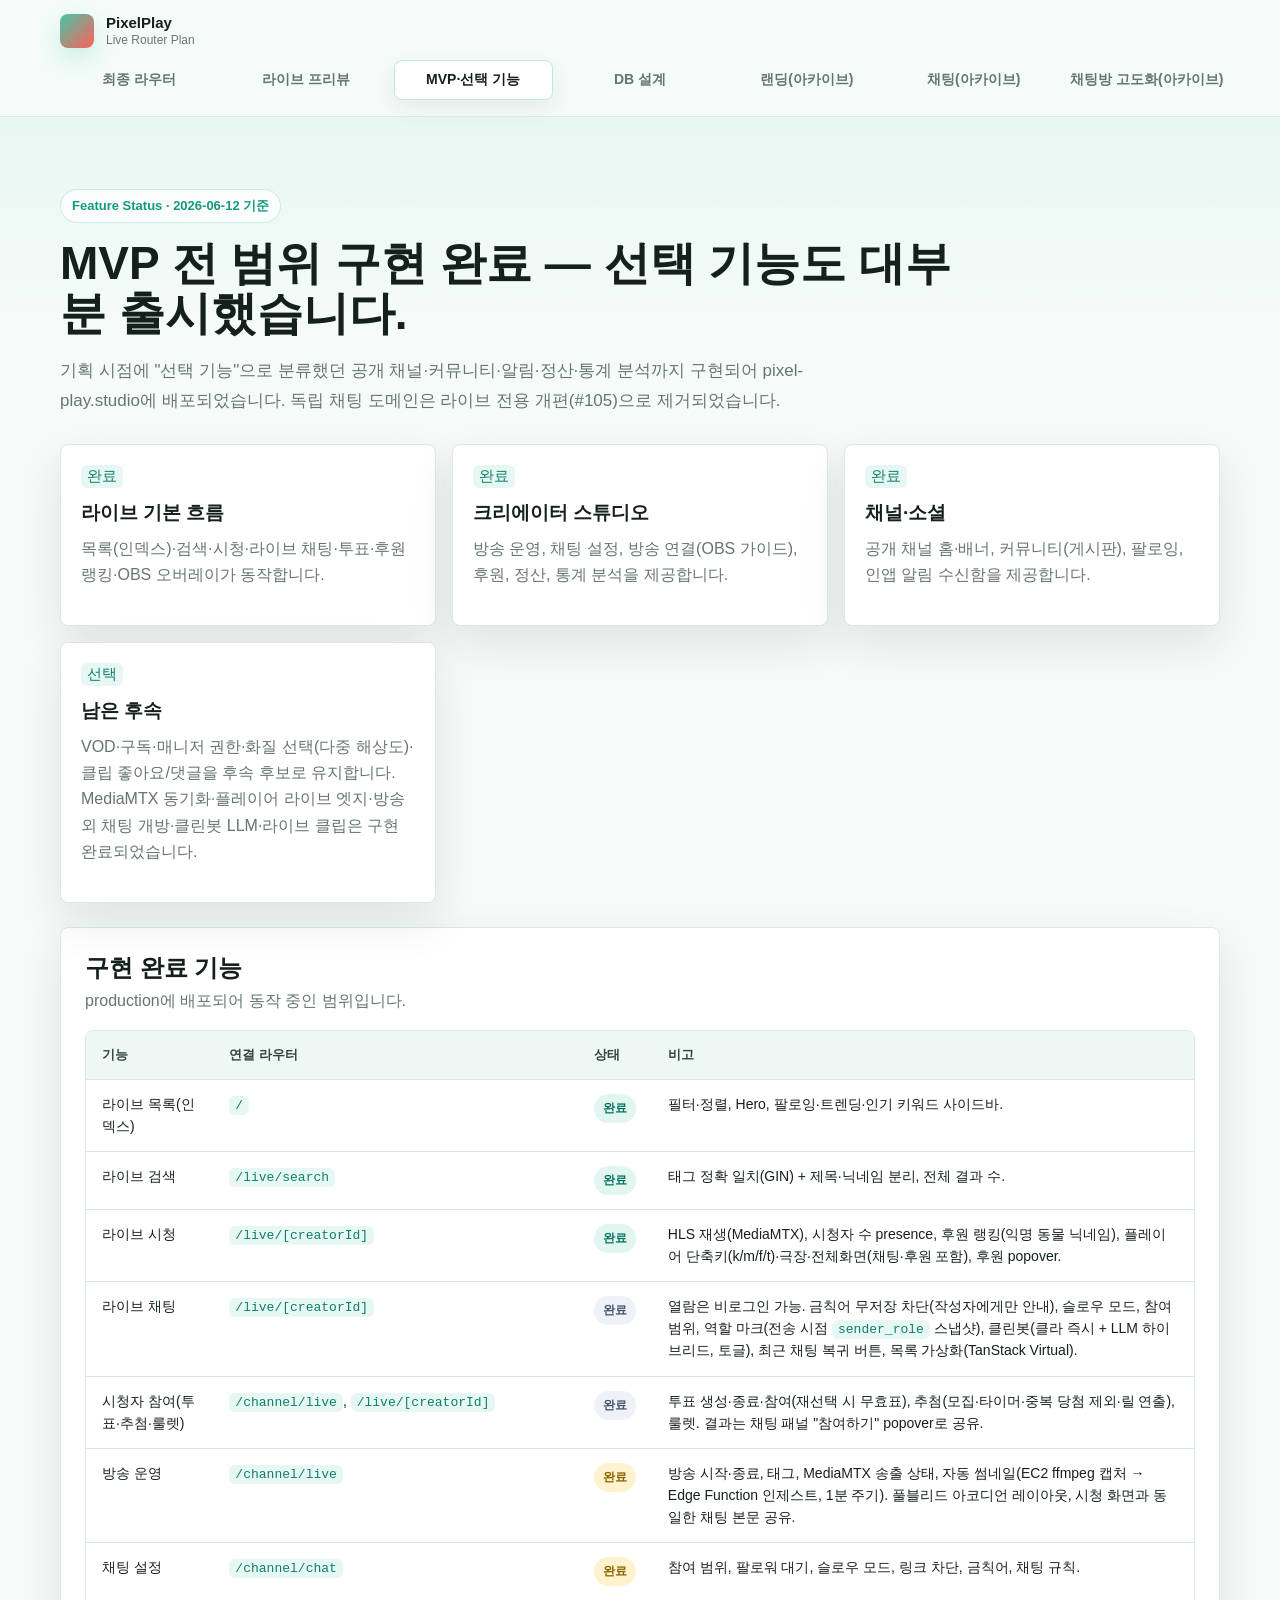
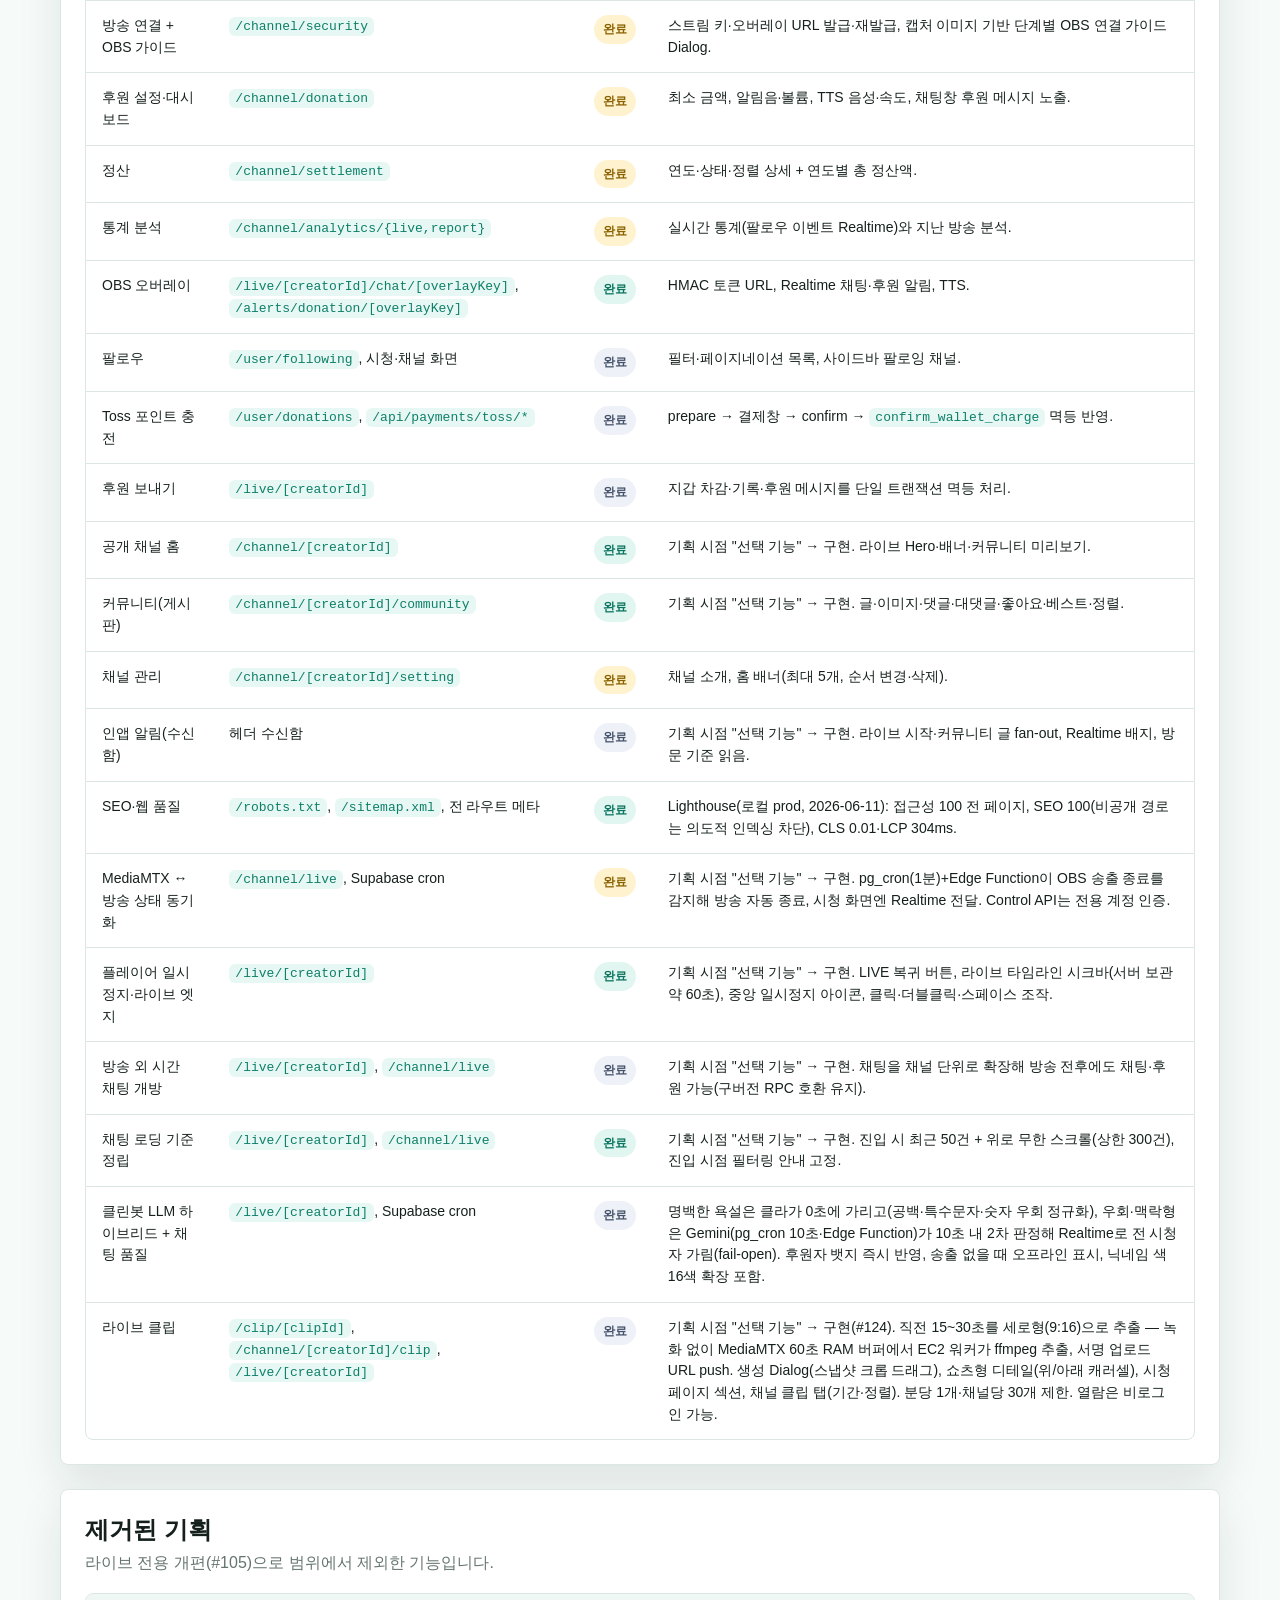
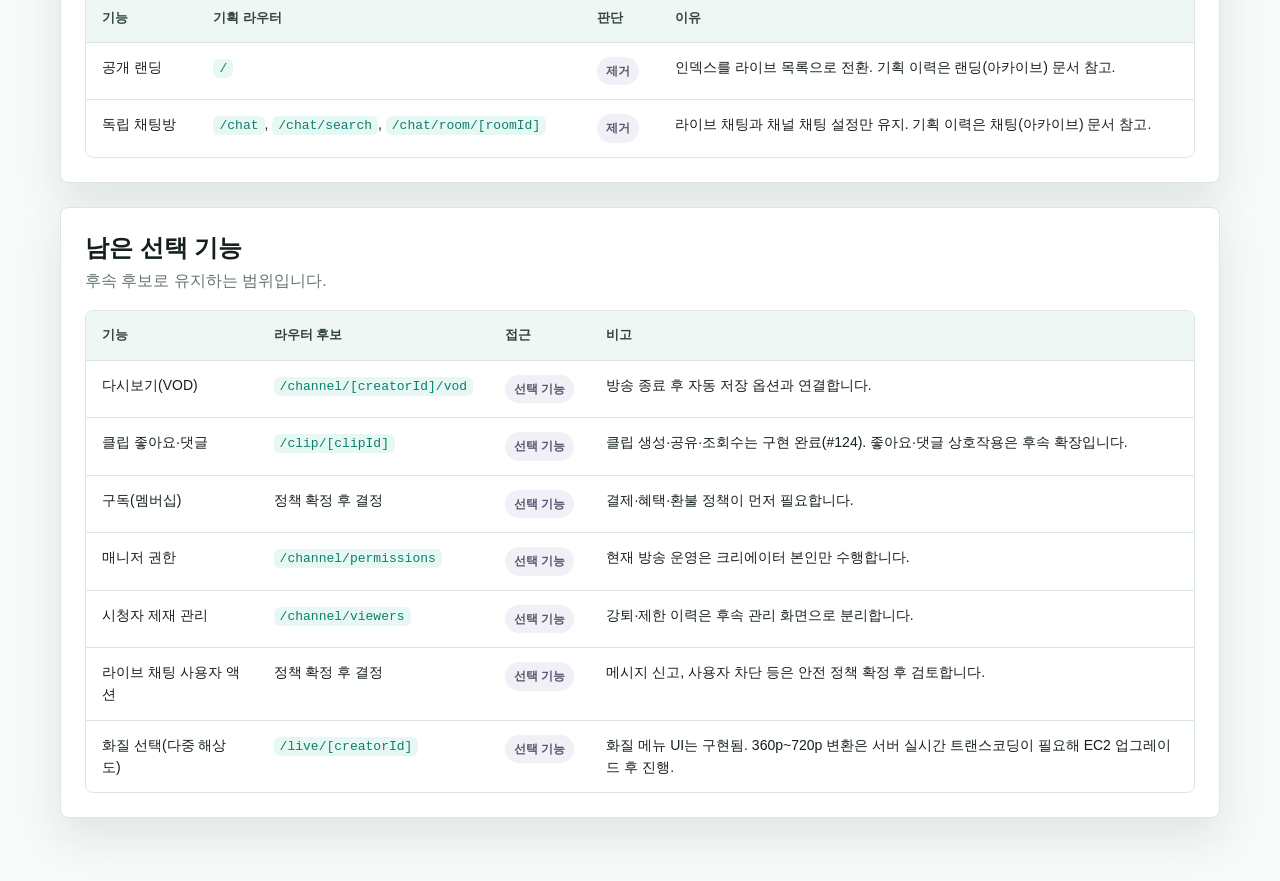
<file: roadmap.html>
<!doctype html>
<html lang="ko">
<head><meta charset="utf-8"><title>PixelPlay 기능 현황</title><link rel="stylesheet" href="assets/styles.css"></head>
<body>
<header class="site-header">
  <div class="header-inner">
    <a class="brand-lockup" href="index.html"><span class="brand-mark"></span><span class="brand-title"><strong>PixelPlay</strong><span>Live Router Plan</span></span></a>
    <nav class="top-tabs" aria-label="문서 탭"><a href="routes.html">최종 라우터</a><a href="live-wireframes.html">라이브 프리뷰</a><a class="active" href="roadmap.html">MVP·선택 기능</a><a href="db-design.html">DB 설계</a><a href="landing-page.html">랜딩(아카이브)</a><a href="chat-wireframes.html">채팅(아카이브)</a><a href="chat-room-enhancement.html">채팅방 고도화(아카이브)</a></nav>
  </div>
</header>
<main class="doc-shell">
  <section class="hero"><div class="page-kicker">Feature Status · 2026-06-12 기준</div><h1>MVP 전 범위 구현 완료 — 선택 기능도 대부분 출시했습니다.</h1><p>기획 시점에 "선택 기능"으로 분류했던 공개 채널·커뮤니티·알림·정산·통계 분석까지 구현되어 <a href="https://pixel-play.studio">pixel-play.studio</a>에 배포되었습니다. 독립 채팅 도메인은 라이브 전용 개편(#105)으로 제거되었습니다.</p></section>
  <section class="route-summary-grid"><article class="route-card"><code>완료</code><h3>라이브 기본 흐름</h3><p>목록(인덱스)·검색·시청·라이브 채팅·투표·후원 랭킹·OBS 오버레이가 동작합니다.</p></article><article class="route-card"><code>완료</code><h3>크리에이터 스튜디오</h3><p>방송 운영, 채팅 설정, 방송 연결(OBS 가이드), 후원, 정산, 통계 분석을 제공합니다.</p></article><article class="route-card"><code>완료</code><h3>채널·소셜</h3><p>공개 채널 홈·배너, 커뮤니티(게시판), 팔로잉, 인앱 알림 수신함을 제공합니다.</p></article><article class="route-card"><code>선택</code><h3>남은 후속</h3><p>VOD·구독·매니저 권한·화질 선택(다중 해상도)·클립 좋아요/댓글을 후속 후보로 유지합니다. MediaMTX 동기화·플레이어 라이브 엣지·방송 외 채팅 개방·클린봇 LLM·라이브 클립은 구현 완료되었습니다.</p></article></section>
  <section class="panel"><div class="section-title"><div><h2>구현 완료 기능</h2><p>production에 배포되어 동작 중인 범위입니다.</p></div></div><table class="route-table"><thead><tr><th>기능</th><th>연결 라우터</th><th>상태</th><th>비고</th></tr></thead><tbody>
    <tr><td>라이브 목록(인덱스)</td><td><code>/</code></td><td><span class="access-public">완료</span></td><td>필터·정렬, Hero, 팔로잉·트렌딩·인기 키워드 사이드바.</td></tr>
    <tr><td>라이브 검색</td><td><code>/live/search</code></td><td><span class="access-public">완료</span></td><td>태그 정확 일치(GIN) + 제목·닉네임 분리, 전체 결과 수.</td></tr>
    <tr><td>라이브 시청</td><td><code>/live/[creatorId]</code></td><td><span class="access-public">완료</span></td><td>HLS 재생(MediaMTX), 시청자 수 presence, 후원 랭킹(익명 동물 닉네임), 플레이어 단축키(k/m/f/t)·극장·전체화면(채팅·후원 포함), 후원 popover.</td></tr>
    <tr><td>라이브 채팅</td><td><code>/live/[creatorId]</code></td><td><span class="access-login">완료</span></td><td>열람은 비로그인 가능. 금칙어 무저장 차단(작성자에게만 안내), 슬로우 모드, 참여 범위, 역할 마크(전송 시점 <code>sender_role</code> 스냅샷), 클린봇(클라 즉시 + LLM 하이브리드, 토글), 최근 채팅 복귀 버튼, 목록 가상화(TanStack Virtual).</td></tr>
    <tr><td>시청자 참여(투표·추첨·룰렛)</td><td><code>/channel/live</code>, <code>/live/[creatorId]</code></td><td><span class="access-login">완료</span></td><td>투표 생성·종료·참여(재선택 시 무효표), 추첨(모집·타이머·중복 당첨 제외·릴 연출), 룰렛. 결과는 채팅 패널 "참여하기" popover로 공유.</td></tr>
    <tr><td>방송 운영</td><td><code>/channel/live</code></td><td><span class="access-owner">완료</span></td><td>방송 시작·종료, 태그, MediaMTX 송출 상태, 자동 썸네일(EC2 ffmpeg 캡처 → Edge Function 인제스트, 1분 주기). 풀블리드 아코디언 레이아웃, 시청 화면과 동일한 채팅 본문 공유.</td></tr>
    <tr><td>채팅 설정</td><td><code>/channel/chat</code></td><td><span class="access-owner">완료</span></td><td>참여 범위, 팔로워 대기, 슬로우 모드, 링크 차단, 금칙어, 채팅 규칙.</td></tr>
    <tr><td>방송 연결 + OBS 가이드</td><td><code>/channel/security</code></td><td><span class="access-owner">완료</span></td><td>스트림 키·오버레이 URL 발급·재발급, 캡처 이미지 기반 단계별 OBS 연결 가이드 Dialog.</td></tr>
    <tr><td>후원 설정·대시보드</td><td><code>/channel/donation</code></td><td><span class="access-owner">완료</span></td><td>최소 금액, 알림음·볼륨, TTS 음성·속도, 채팅창 후원 메시지 노출.</td></tr>
    <tr><td>정산</td><td><code>/channel/settlement</code></td><td><span class="access-owner">완료</span></td><td>연도·상태·정렬 상세 + 연도별 총 정산액.</td></tr>
    <tr><td>통계 분석</td><td><code>/channel/analytics/{live,report}</code></td><td><span class="access-owner">완료</span></td><td>실시간 통계(팔로우 이벤트 Realtime)와 지난 방송 분석.</td></tr>
    <tr><td>OBS 오버레이</td><td><code>/live/[creatorId]/chat/[overlayKey]</code>, <code>/alerts/donation/[overlayKey]</code></td><td><span class="access-public">완료</span></td><td>HMAC 토큰 URL, Realtime 채팅·후원 알림, TTS.</td></tr>
    <tr><td>팔로우</td><td><code>/user/following</code>, 시청·채널 화면</td><td><span class="access-login">완료</span></td><td>필터·페이지네이션 목록, 사이드바 팔로잉 채널.</td></tr>
    <tr><td>Toss 포인트 충전</td><td><code>/user/donations</code>, <code>/api/payments/toss/*</code></td><td><span class="access-login">완료</span></td><td>prepare → 결제창 → confirm → <code>confirm_wallet_charge</code> 멱등 반영.</td></tr>
    <tr><td>후원 보내기</td><td><code>/live/[creatorId]</code></td><td><span class="access-login">완료</span></td><td>지갑 차감·기록·후원 메시지를 단일 트랜잭션 멱등 처리.</td></tr>
    <tr><td>공개 채널 홈</td><td><code>/channel/[creatorId]</code></td><td><span class="access-public">완료</span></td><td>기획 시점 "선택 기능" → 구현. 라이브 Hero·배너·커뮤니티 미리보기.</td></tr>
    <tr><td>커뮤니티(게시판)</td><td><code>/channel/[creatorId]/community</code></td><td><span class="access-public">완료</span></td><td>기획 시점 "선택 기능" → 구현. 글·이미지·댓글·대댓글·좋아요·베스트·정렬.</td></tr>
    <tr><td>채널 관리</td><td><code>/channel/[creatorId]/setting</code></td><td><span class="access-owner">완료</span></td><td>채널 소개, 홈 배너(최대 5개, 순서 변경·삭제).</td></tr>
    <tr><td>인앱 알림(수신함)</td><td>헤더 수신함</td><td><span class="access-login">완료</span></td><td>기획 시점 "선택 기능" → 구현. 라이브 시작·커뮤니티 글 fan-out, Realtime 배지, 방문 기준 읽음.</td></tr>
    <tr><td>SEO·웹 품질</td><td><code>/robots.txt</code>, <code>/sitemap.xml</code>, 전 라우트 메타</td><td><span class="access-public">완료</span></td><td>Lighthouse(로컬 prod, 2026-06-11): 접근성 100 전 페이지, SEO 100(비공개 경로는 의도적 인덱싱 차단), CLS 0.01·LCP 304ms.</td></tr>
    <tr><td>MediaMTX ↔ 방송 상태 동기화</td><td><code>/channel/live</code>, Supabase cron</td><td><span class="access-owner">완료</span></td><td>기획 시점 "선택 기능" → 구현. pg_cron(1분)+Edge Function이 OBS 송출 종료를 감지해 방송 자동 종료, 시청 화면엔 Realtime 전달. Control API는 전용 계정 인증.</td></tr>
    <tr><td>플레이어 일시정지·라이브 엣지</td><td><code>/live/[creatorId]</code></td><td><span class="access-public">완료</span></td><td>기획 시점 "선택 기능" → 구현. LIVE 복귀 버튼, 라이브 타임라인 시크바(서버 보관 약 60초), 중앙 일시정지 아이콘, 클릭·더블클릭·스페이스 조작.</td></tr>
    <tr><td>방송 외 시간 채팅 개방</td><td><code>/live/[creatorId]</code>, <code>/channel/live</code></td><td><span class="access-login">완료</span></td><td>기획 시점 "선택 기능" → 구현. 채팅을 채널 단위로 확장해 방송 전후에도 채팅·후원 가능(구버전 RPC 호환 유지).</td></tr>
    <tr><td>채팅 로딩 기준 정립</td><td><code>/live/[creatorId]</code>, <code>/channel/live</code></td><td><span class="access-public">완료</span></td><td>기획 시점 "선택 기능" → 구현. 진입 시 최근 50건 + 위로 무한 스크롤(상한 300건), 진입 시점 필터링 안내 고정.</td></tr>
    <tr><td>클린봇 LLM 하이브리드 + 채팅 품질</td><td><code>/live/[creatorId]</code>, Supabase cron</td><td><span class="access-login">완료</span></td><td>명백한 욕설은 클라가 0초에 가리고(공백·특수문자·숫자 우회 정규화), 우회·맥락형은 Gemini(pg_cron 10초·Edge Function)가 10초 내 2차 판정해 Realtime로 전 시청자 가림(fail-open). 후원자 뱃지 즉시 반영, 송출 없을 때 오프라인 표시, 닉네임 색 16색 확장 포함.</td></tr>
    <tr><td>라이브 클립</td><td><code>/clip/[clipId]</code>, <code>/channel/[creatorId]/clip</code>, <code>/live/[creatorId]</code></td><td><span class="access-login">완료</span></td><td>기획 시점 "선택 기능" → 구현(#124). 직전 15~30초를 세로형(9:16)으로 추출 — 녹화 없이 MediaMTX 60초 RAM 버퍼에서 EC2 워커가 ffmpeg 추출, 서명 업로드 URL push. 생성 Dialog(스냅샷 크롭 드래그), 쇼츠형 디테일(위/아래 캐러셀), 시청 페이지 섹션, 채널 클립 탭(기간·정렬). 분당 1개·채널당 30개 제한. 열람은 비로그인 가능.</td></tr>
  </tbody></table></section>
  <section class="panel"><div class="section-title"><div><h2>제거된 기획</h2><p>라이브 전용 개편(#105)으로 범위에서 제외한 기능입니다.</p></div></div><table class="route-table"><thead><tr><th>기능</th><th>기획 라우터</th><th>판단</th><th>이유</th></tr></thead><tbody>
    <tr><td>공개 랜딩</td><td><code>/</code></td><td><span class="access-future">제거</span></td><td>인덱스를 라이브 목록으로 전환. 기획 이력은 랜딩(아카이브) 문서 참고.</td></tr>
    <tr><td>독립 채팅방</td><td><code>/chat</code>, <code>/chat/search</code>, <code>/chat/room/[roomId]</code></td><td><span class="access-future">제거</span></td><td>라이브 채팅과 채널 채팅 설정만 유지. 기획 이력은 채팅(아카이브) 문서 참고.</td></tr>
  </tbody></table></section>
  <section class="panel"><div class="section-title"><div><h2>남은 선택 기능</h2><p>후속 후보로 유지하는 범위입니다.</p></div></div><table class="route-table"><thead><tr><th>기능</th><th>라우터 후보</th><th>접근</th><th>비고</th></tr></thead><tbody>
    <tr><td>다시보기(VOD)</td><td><code>/channel/[creatorId]/vod</code></td><td><span class="access-future">선택 기능</span></td><td>방송 종료 후 자동 저장 옵션과 연결합니다.</td></tr>
    <tr><td>클립 좋아요·댓글</td><td><code>/clip/[clipId]</code></td><td><span class="access-future">선택 기능</span></td><td>클립 생성·공유·조회수는 구현 완료(#124). 좋아요·댓글 상호작용은 후속 확장입니다.</td></tr>
    <tr><td>구독(멤버십)</td><td>정책 확정 후 결정</td><td><span class="access-future">선택 기능</span></td><td>결제·혜택·환불 정책이 먼저 필요합니다.</td></tr>
    <tr><td>매니저 권한</td><td><code>/channel/permissions</code></td><td><span class="access-future">선택 기능</span></td><td>현재 방송 운영은 크리에이터 본인만 수행합니다.</td></tr>
    <tr><td>시청자 제재 관리</td><td><code>/channel/viewers</code></td><td><span class="access-future">선택 기능</span></td><td>강퇴·제한 이력은 후속 관리 화면으로 분리합니다.</td></tr>
    <tr><td>라이브 채팅 사용자 액션</td><td>정책 확정 후 결정</td><td><span class="access-future">선택 기능</span></td><td>메시지 신고, 사용자 차단 등은 안전 정책 확정 후 검토합니다.</td></tr>
    <tr><td>화질 선택(다중 해상도)</td><td><code>/live/[creatorId]</code></td><td><span class="access-future">선택 기능</span></td><td>화질 메뉴 UI는 구현됨. 360p~720p 변환은 서버 실시간 트랜스코딩이 필요해 EC2 업그레이드 후 진행.</td></tr>
  </tbody></table></section>
</main>
</body>
</html>
</file>
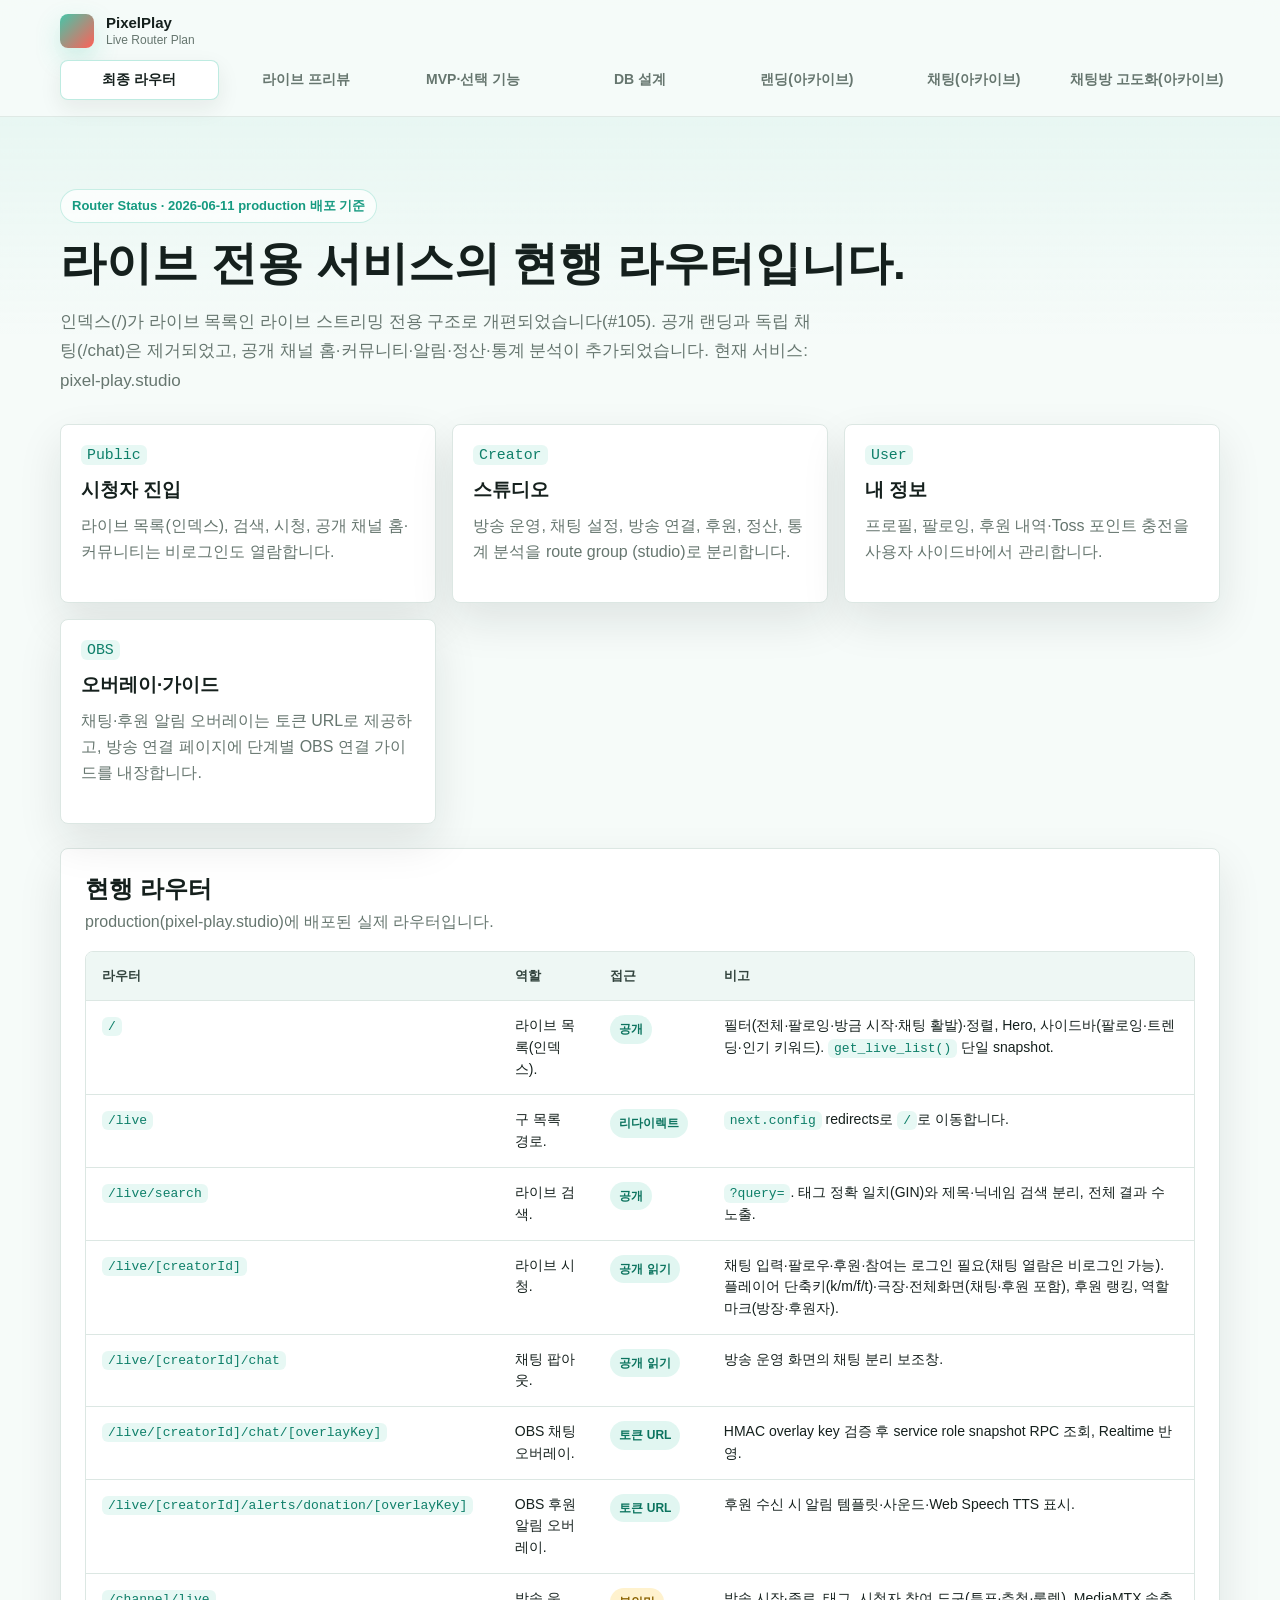
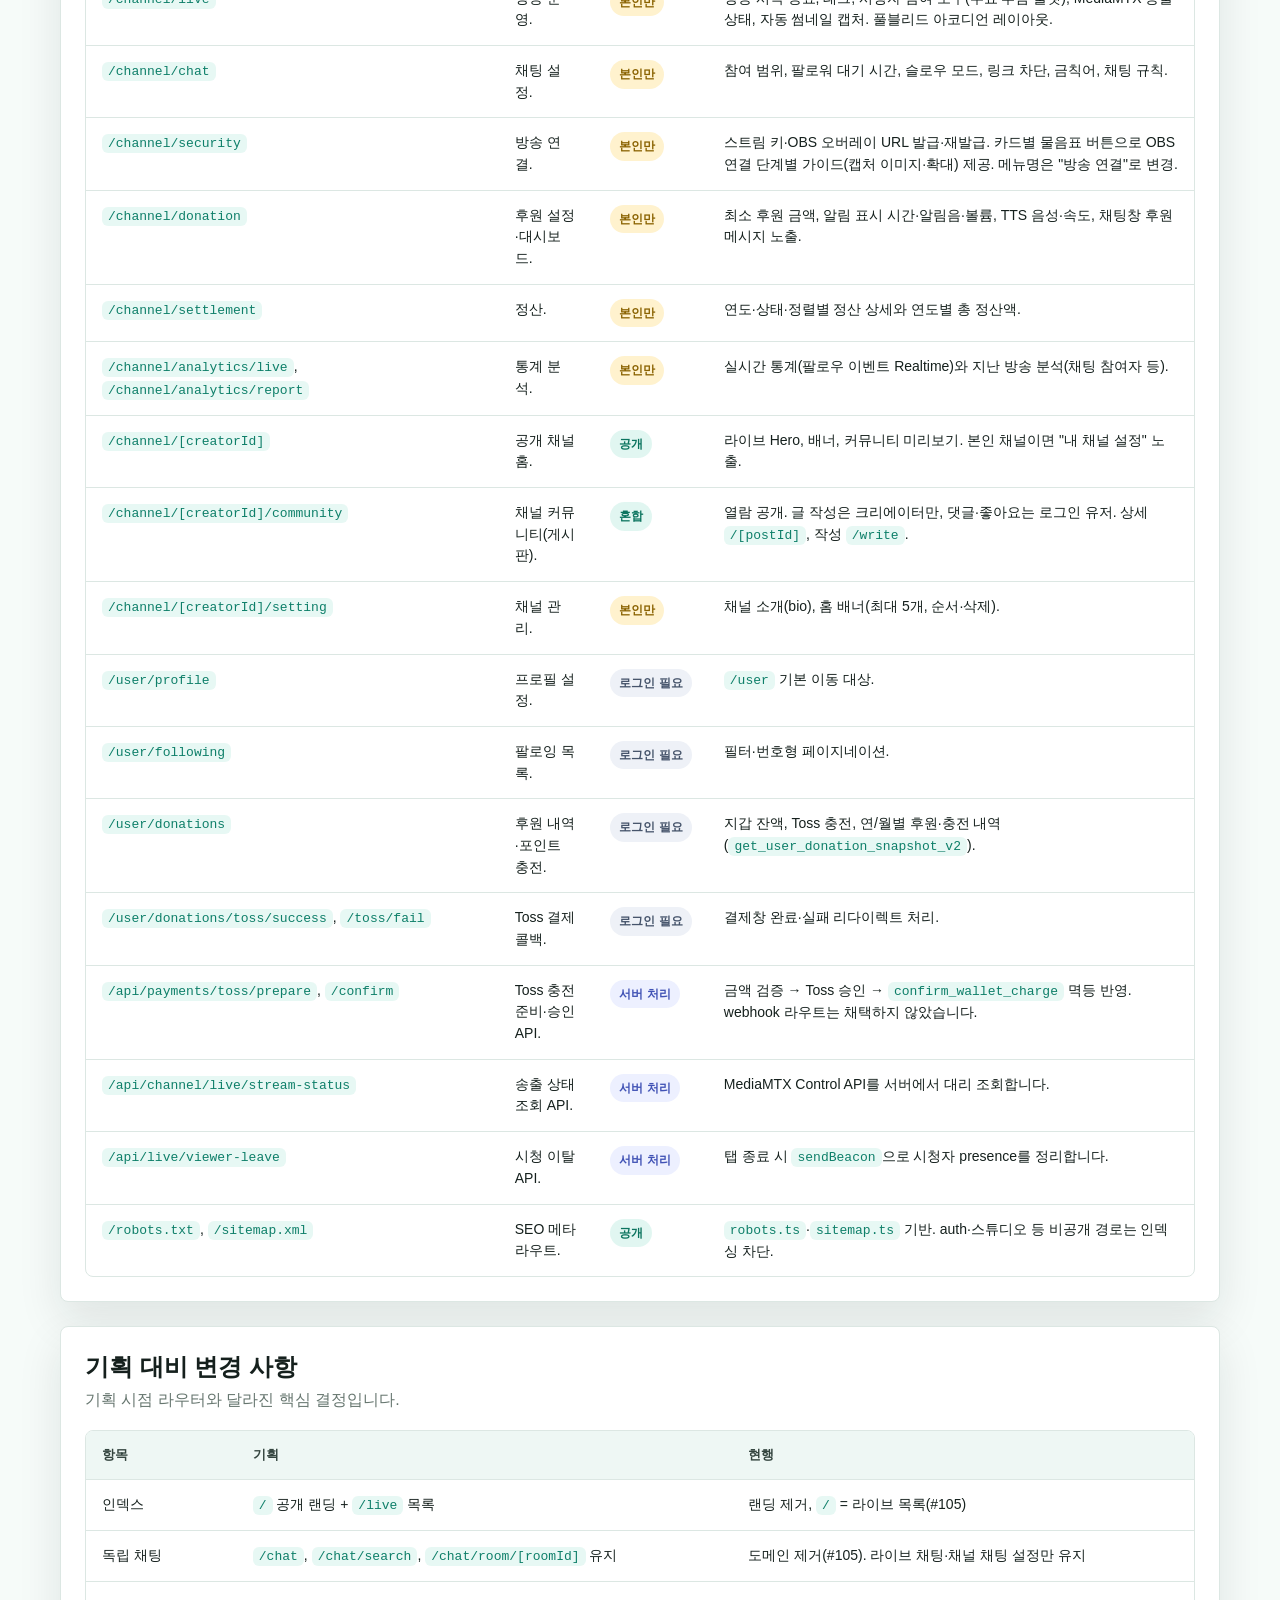
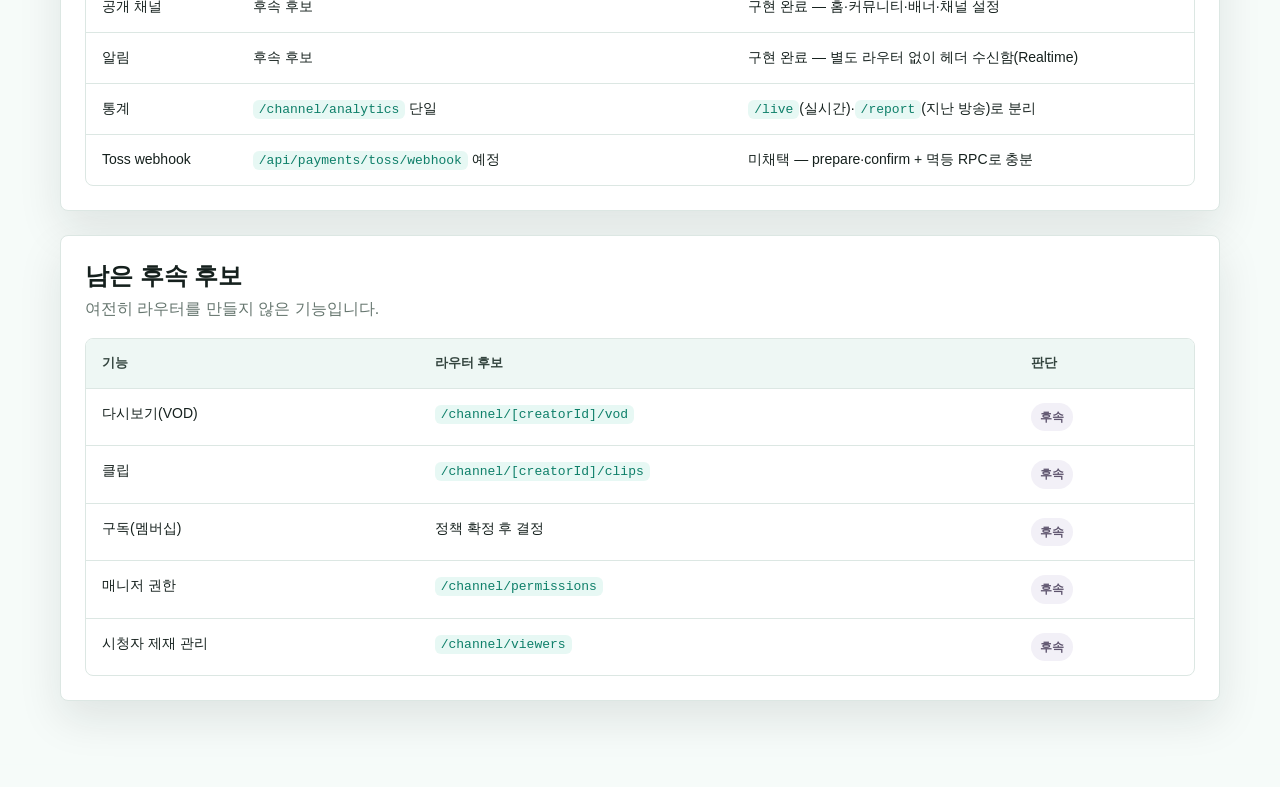
<file: routes.html>
<!doctype html>
<html lang="ko">
<head><meta charset="utf-8"><title>PixelPlay 라우터 현황</title><link rel="stylesheet" href="assets/styles.css"></head>
<body>
<header class="site-header">
  <div class="header-inner">
    <a class="brand-lockup" href="index.html"><span class="brand-mark"></span><span class="brand-title"><strong>PixelPlay</strong><span>Live Router Plan</span></span></a>
    <nav class="top-tabs" aria-label="문서 탭"><a class="active" href="routes.html">최종 라우터</a><a href="live-wireframes.html">라이브 프리뷰</a><a href="roadmap.html">MVP·선택 기능</a><a href="db-design.html">DB 설계</a><a href="landing-page.html">랜딩(아카이브)</a><a href="chat-wireframes.html">채팅(아카이브)</a><a href="chat-room-enhancement.html">채팅방 고도화(아카이브)</a></nav>
  </div>
</header>
<main class="doc-shell">
  <section class="hero"><div class="page-kicker">Router Status · 2026-06-11 production 배포 기준</div><h1>라이브 전용 서비스의 현행 라우터입니다.</h1><p>인덱스(/)가 라이브 목록인 라이브 스트리밍 전용 구조로 개편되었습니다(#105). 공개 랜딩과 독립 채팅(/chat)은 제거되었고, 공개 채널 홈·커뮤니티·알림·정산·통계 분석이 추가되었습니다. 현재 서비스: <a href="https://pixel-play.studio">pixel-play.studio</a></p></section>
  <section class="route-summary-grid"><article class="route-card"><code>Public</code><h3>시청자 진입</h3><p>라이브 목록(인덱스), 검색, 시청, 공개 채널 홈·커뮤니티는 비로그인도 열람합니다.</p></article><article class="route-card"><code>Creator</code><h3>스튜디오</h3><p>방송 운영, 채팅 설정, 방송 연결, 후원, 정산, 통계 분석을 route group (studio)로 분리합니다.</p></article><article class="route-card"><code>User</code><h3>내 정보</h3><p>프로필, 팔로잉, 후원 내역·Toss 포인트 충전을 사용자 사이드바에서 관리합니다.</p></article><article class="route-card"><code>OBS</code><h3>오버레이·가이드</h3><p>채팅·후원 알림 오버레이는 토큰 URL로 제공하고, 방송 연결 페이지에 단계별 OBS 연결 가이드를 내장합니다.</p></article></section>
  <section class="panel"><div class="section-title"><div><h2>현행 라우터</h2><p>production(pixel-play.studio)에 배포된 실제 라우터입니다.</p></div></div><table class="route-table"><thead><tr><th>라우터</th><th>역할</th><th>접근</th><th>비고</th></tr></thead><tbody>
    <tr><td><code>/</code></td><td>라이브 목록(인덱스).</td><td><span class="access-public">공개</span></td><td>필터(전체·팔로잉·방금 시작·채팅 활발)·정렬, Hero, 사이드바(팔로잉·트렌딩·인기 키워드). <code>get_live_list()</code> 단일 snapshot.</td></tr>
    <tr><td><code>/live</code></td><td>구 목록 경로.</td><td><span class="access-public">리다이렉트</span></td><td><code>next.config</code> redirects로 <code>/</code>로 이동합니다.</td></tr>
    <tr><td><code>/live/search</code></td><td>라이브 검색.</td><td><span class="access-public">공개</span></td><td><code>?query=</code>. 태그 정확 일치(GIN)와 제목·닉네임 검색 분리, 전체 결과 수 노출.</td></tr>
    <tr><td><code>/live/[creatorId]</code></td><td>라이브 시청.</td><td><span class="access-public">공개 읽기</span></td><td>채팅 입력·팔로우·후원·참여는 로그인 필요(채팅 열람은 비로그인 가능). 플레이어 단축키(k/m/f/t)·극장·전체화면(채팅·후원 포함), 후원 랭킹, 역할 마크(방장·후원자).</td></tr>
    <tr><td><code>/live/[creatorId]/chat</code></td><td>채팅 팝아웃.</td><td><span class="access-public">공개 읽기</span></td><td>방송 운영 화면의 채팅 분리 보조창.</td></tr>
    <tr><td><code>/live/[creatorId]/chat/[overlayKey]</code></td><td>OBS 채팅 오버레이.</td><td><span class="access-public">토큰 URL</span></td><td>HMAC overlay key 검증 후 service role snapshot RPC 조회, Realtime 반영.</td></tr>
    <tr><td><code>/live/[creatorId]/alerts/donation/[overlayKey]</code></td><td>OBS 후원 알림 오버레이.</td><td><span class="access-public">토큰 URL</span></td><td>후원 수신 시 알림 템플릿·사운드·Web Speech TTS 표시.</td></tr>
    <tr><td><code>/channel/live</code></td><td>방송 운영.</td><td><span class="access-owner">본인만</span></td><td>방송 시작·종료, 태그, 시청자 참여 도구(투표·추첨·룰렛), MediaMTX 송출 상태, 자동 썸네일 캡처. 풀블리드 아코디언 레이아웃.</td></tr>
    <tr><td><code>/channel/chat</code></td><td>채팅 설정.</td><td><span class="access-owner">본인만</span></td><td>참여 범위, 팔로워 대기 시간, 슬로우 모드, 링크 차단, 금칙어, 채팅 규칙.</td></tr>
    <tr><td><code>/channel/security</code></td><td>방송 연결.</td><td><span class="access-owner">본인만</span></td><td>스트림 키·OBS 오버레이 URL 발급·재발급. 카드별 물음표 버튼으로 OBS 연결 단계별 가이드(캡처 이미지·확대) 제공. 메뉴명은 "방송 연결"로 변경.</td></tr>
    <tr><td><code>/channel/donation</code></td><td>후원 설정·대시보드.</td><td><span class="access-owner">본인만</span></td><td>최소 후원 금액, 알림 표시 시간·알림음·볼륨, TTS 음성·속도, 채팅창 후원 메시지 노출.</td></tr>
    <tr><td><code>/channel/settlement</code></td><td>정산.</td><td><span class="access-owner">본인만</span></td><td>연도·상태·정렬별 정산 상세와 연도별 총 정산액.</td></tr>
    <tr><td><code>/channel/analytics/live</code>, <code>/channel/analytics/report</code></td><td>통계 분석.</td><td><span class="access-owner">본인만</span></td><td>실시간 통계(팔로우 이벤트 Realtime)와 지난 방송 분석(채팅 참여자 등).</td></tr>
    <tr><td><code>/channel/[creatorId]</code></td><td>공개 채널 홈.</td><td><span class="access-public">공개</span></td><td>라이브 Hero, 배너, 커뮤니티 미리보기. 본인 채널이면 "내 채널 설정" 노출.</td></tr>
    <tr><td><code>/channel/[creatorId]/community</code></td><td>채널 커뮤니티(게시판).</td><td><span class="access-public">혼합</span></td><td>열람 공개. 글 작성은 크리에이터만, 댓글·좋아요는 로그인 유저. 상세 <code>/[postId]</code>, 작성 <code>/write</code>.</td></tr>
    <tr><td><code>/channel/[creatorId]/setting</code></td><td>채널 관리.</td><td><span class="access-owner">본인만</span></td><td>채널 소개(bio), 홈 배너(최대 5개, 순서·삭제).</td></tr>
    <tr><td><code>/user/profile</code></td><td>프로필 설정.</td><td><span class="access-login">로그인 필요</span></td><td><code>/user</code> 기본 이동 대상.</td></tr>
    <tr><td><code>/user/following</code></td><td>팔로잉 목록.</td><td><span class="access-login">로그인 필요</span></td><td>필터·번호형 페이지네이션.</td></tr>
    <tr><td><code>/user/donations</code></td><td>후원 내역·포인트 충전.</td><td><span class="access-login">로그인 필요</span></td><td>지갑 잔액, Toss 충전, 연/월별 후원·충전 내역(<code>get_user_donation_snapshot_v2</code>).</td></tr>
    <tr><td><code>/user/donations/toss/success</code>, <code>/toss/fail</code></td><td>Toss 결제 콜백.</td><td><span class="access-login">로그인 필요</span></td><td>결제창 완료·실패 리다이렉트 처리.</td></tr>
    <tr><td><code>/api/payments/toss/prepare</code>, <code>/confirm</code></td><td>Toss 충전 준비·승인 API.</td><td><span class="access-api">서버 처리</span></td><td>금액 검증 → Toss 승인 → <code>confirm_wallet_charge</code> 멱등 반영. webhook 라우트는 채택하지 않았습니다.</td></tr>
    <tr><td><code>/api/channel/live/stream-status</code></td><td>송출 상태 조회 API.</td><td><span class="access-api">서버 처리</span></td><td>MediaMTX Control API를 서버에서 대리 조회합니다.</td></tr>
    <tr><td><code>/api/live/viewer-leave</code></td><td>시청 이탈 API.</td><td><span class="access-api">서버 처리</span></td><td>탭 종료 시 <code>sendBeacon</code>으로 시청자 presence를 정리합니다.</td></tr>
    <tr><td><code>/robots.txt</code>, <code>/sitemap.xml</code></td><td>SEO 메타 라우트.</td><td><span class="access-public">공개</span></td><td><code>robots.ts</code>·<code>sitemap.ts</code> 기반. auth·스튜디오 등 비공개 경로는 인덱싱 차단.</td></tr>
  </tbody></table></section>
  <section class="panel"><div class="section-title"><div><h2>기획 대비 변경 사항</h2><p>기획 시점 라우터와 달라진 핵심 결정입니다.</p></div></div><table class="route-table"><thead><tr><th>항목</th><th>기획</th><th>현행</th></tr></thead><tbody>
    <tr><td>인덱스</td><td><code>/</code> 공개 랜딩 + <code>/live</code> 목록</td><td>랜딩 제거, <code>/</code> = 라이브 목록(#105)</td></tr>
    <tr><td>독립 채팅</td><td><code>/chat</code>, <code>/chat/search</code>, <code>/chat/room/[roomId]</code> 유지</td><td>도메인 제거(#105). 라이브 채팅·채널 채팅 설정만 유지</td></tr>
    <tr><td>공개 채널</td><td>후속 후보</td><td>구현 완료 — 홈·커뮤니티·배너·채널 설정</td></tr>
    <tr><td>알림</td><td>후속 후보</td><td>구현 완료 — 별도 라우터 없이 헤더 수신함(Realtime)</td></tr>
    <tr><td>통계</td><td><code>/channel/analytics</code> 단일</td><td><code>/live</code>(실시간)·<code>/report</code>(지난 방송)로 분리</td></tr>
    <tr><td>Toss webhook</td><td><code>/api/payments/toss/webhook</code> 예정</td><td>미채택 — prepare·confirm + 멱등 RPC로 충분</td></tr>
  </tbody></table></section>
  <section class="panel"><div class="section-title"><div><h2>남은 후속 후보</h2><p>여전히 라우터를 만들지 않은 기능입니다.</p></div></div><table class="route-table"><thead><tr><th>기능</th><th>라우터 후보</th><th>판단</th></tr></thead><tbody>
    <tr><td>다시보기(VOD)</td><td><code>/channel/[creatorId]/vod</code></td><td><span class="access-future">후속</span></td></tr>
    <tr><td>클립</td><td><code>/channel/[creatorId]/clips</code></td><td><span class="access-future">후속</span></td></tr>
    <tr><td>구독(멤버십)</td><td>정책 확정 후 결정</td><td><span class="access-future">후속</span></td></tr>
    <tr><td>매니저 권한</td><td><code>/channel/permissions</code></td><td><span class="access-future">후속</span></td></tr>
    <tr><td>시청자 제재 관리</td><td><code>/channel/viewers</code></td><td><span class="access-future">후속</span></td></tr>
  </tbody></table></section>
</main>
</body>
</html>
</file>
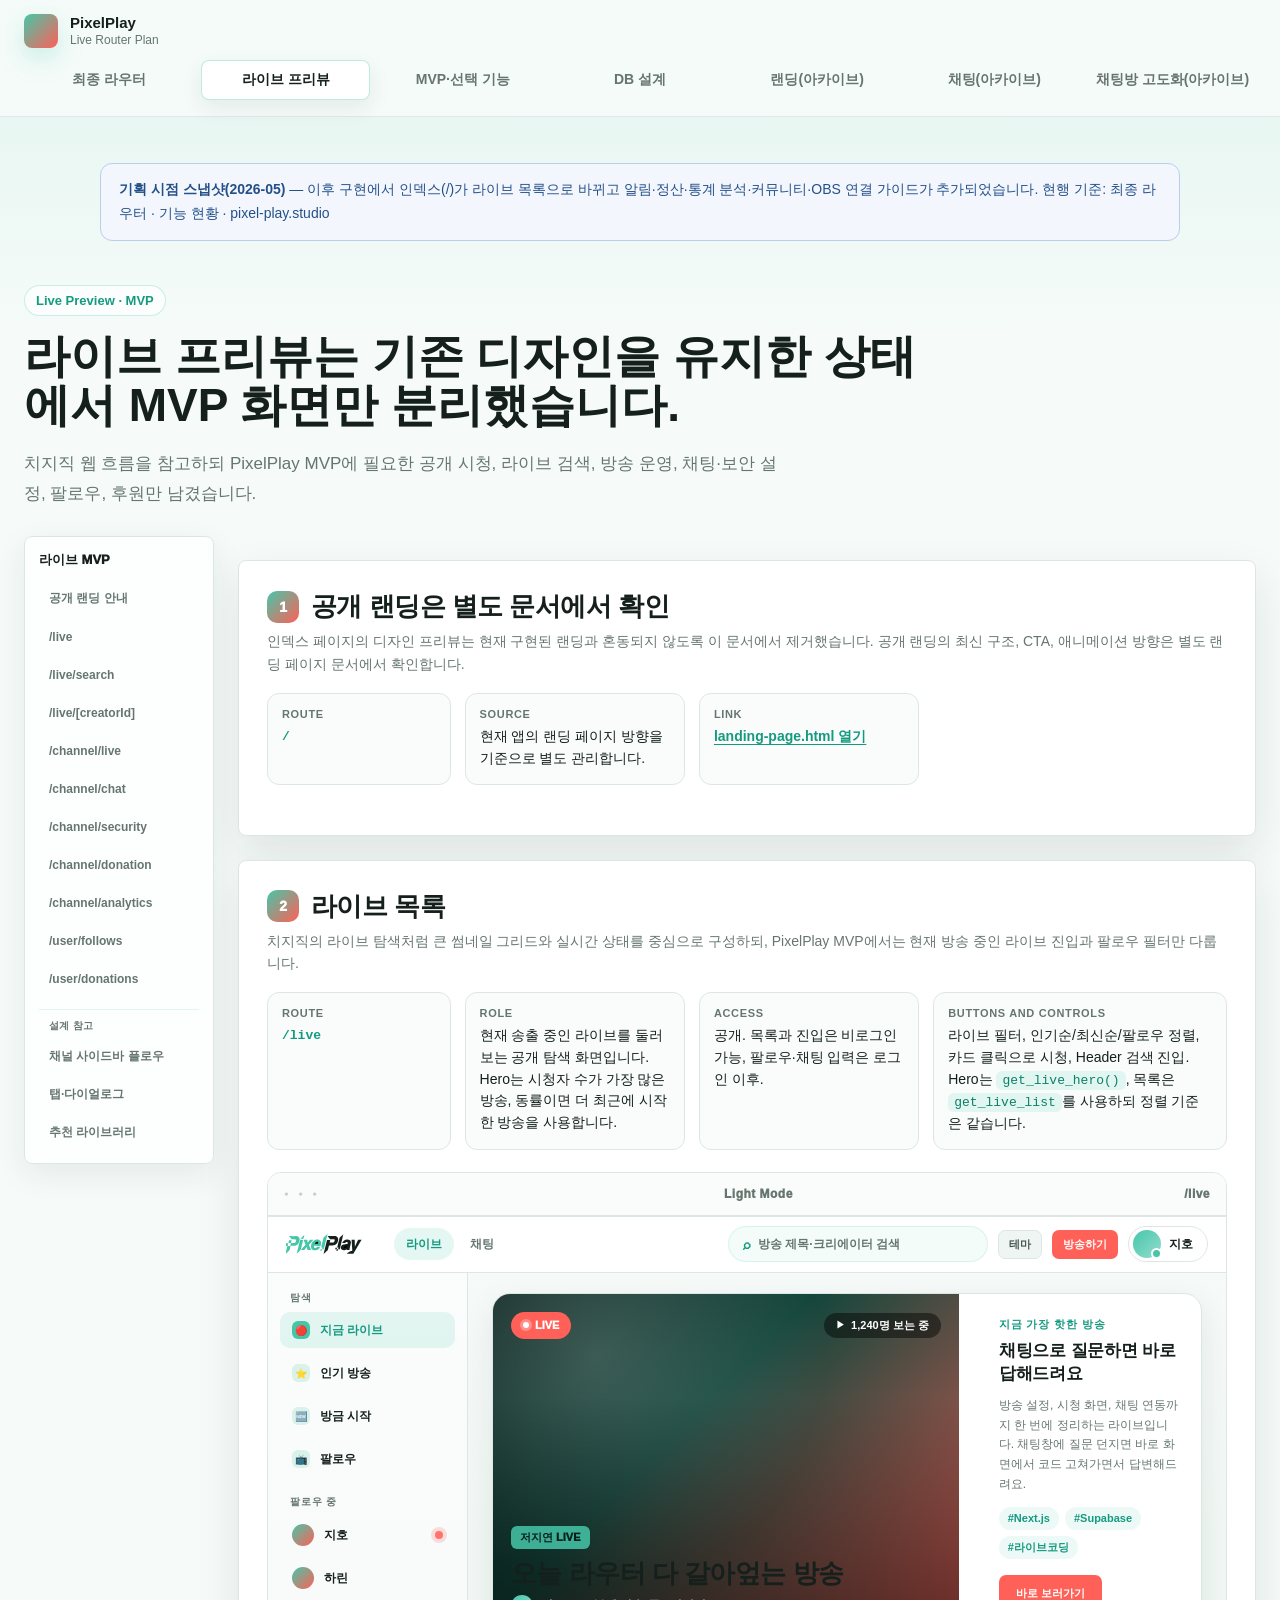
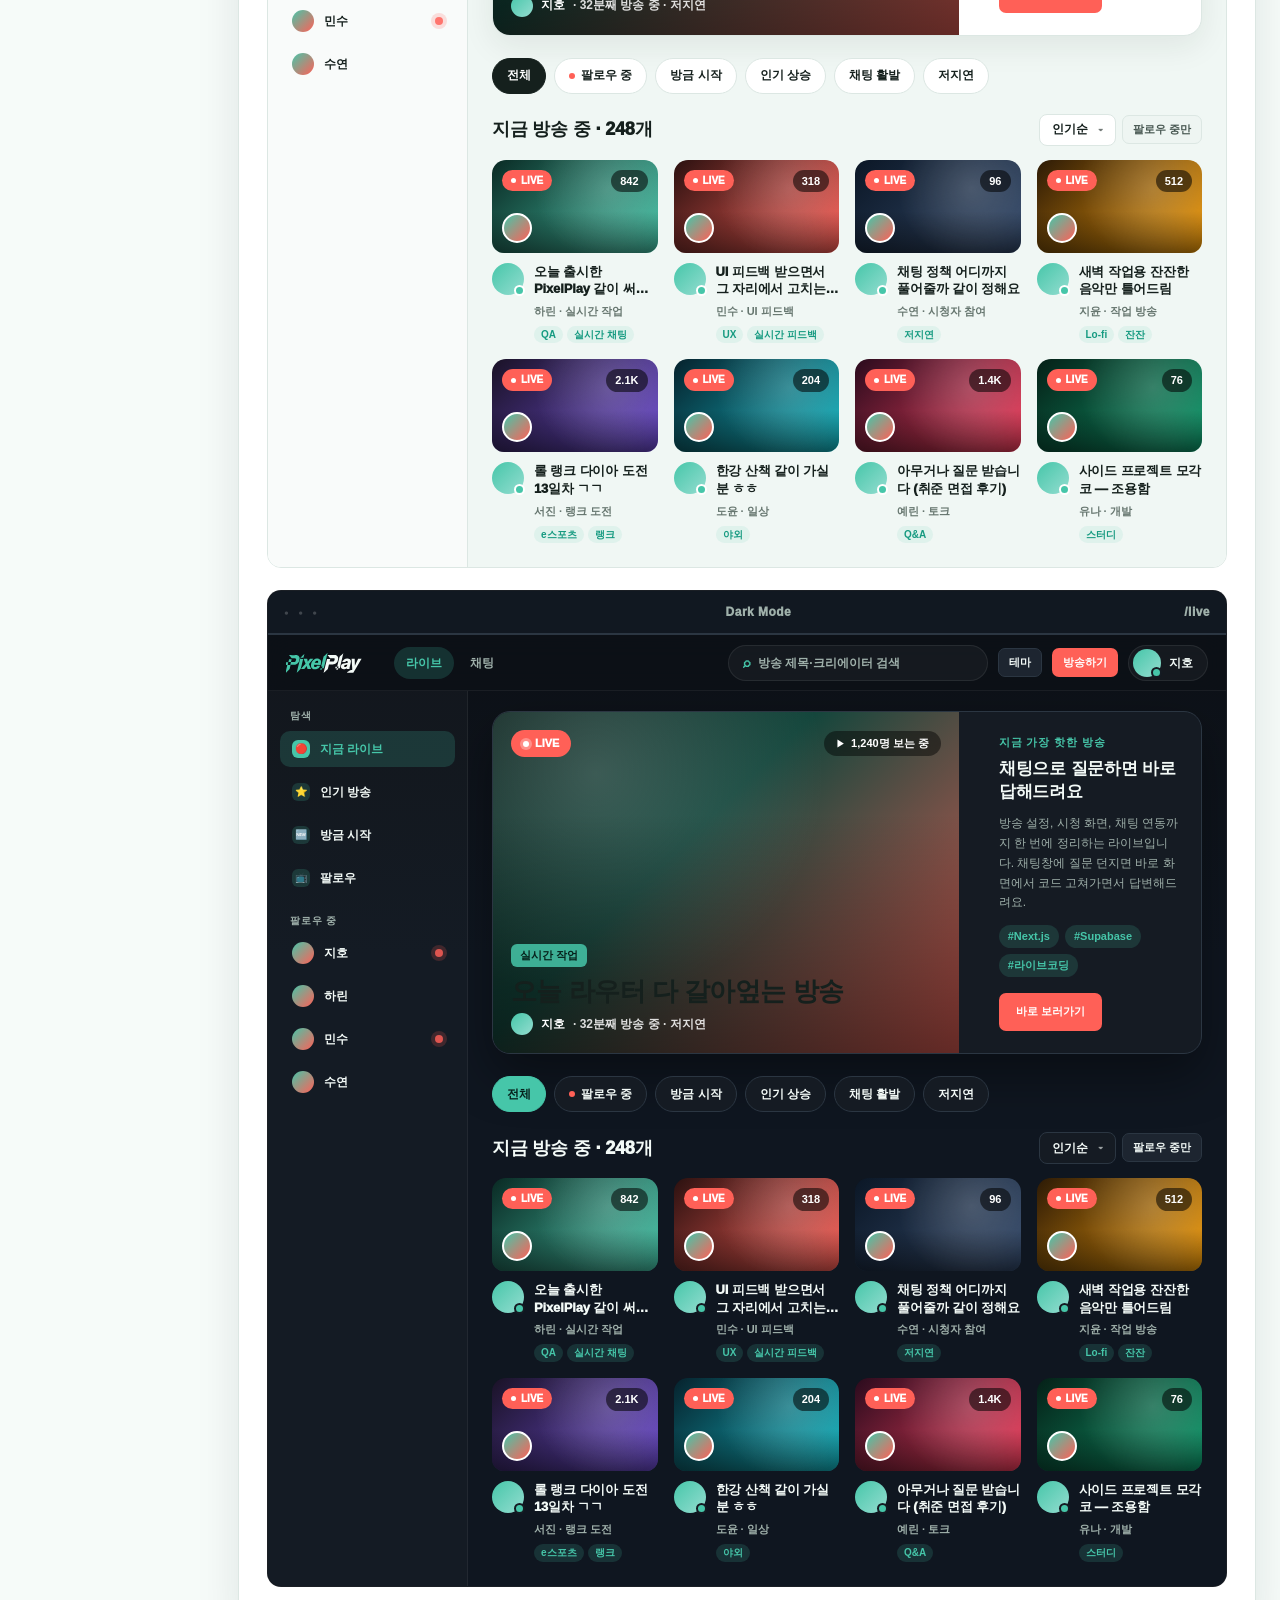
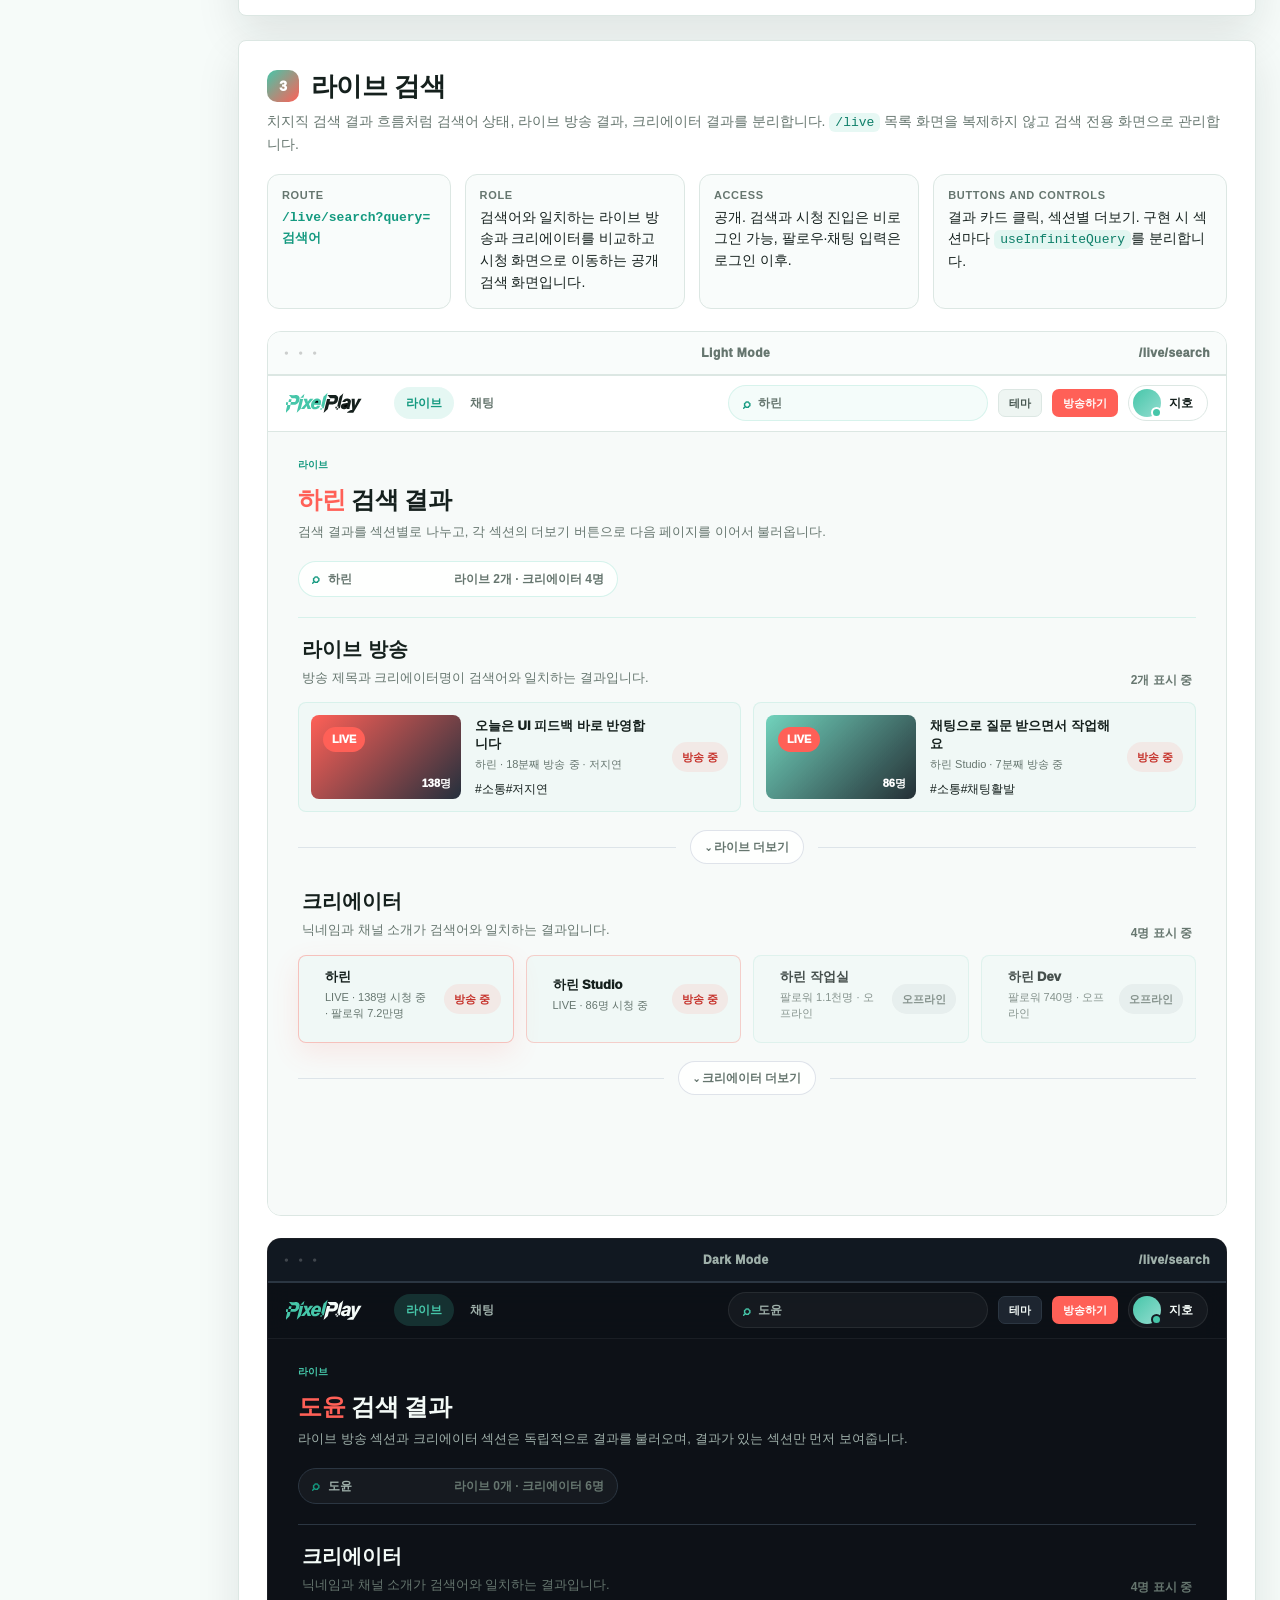
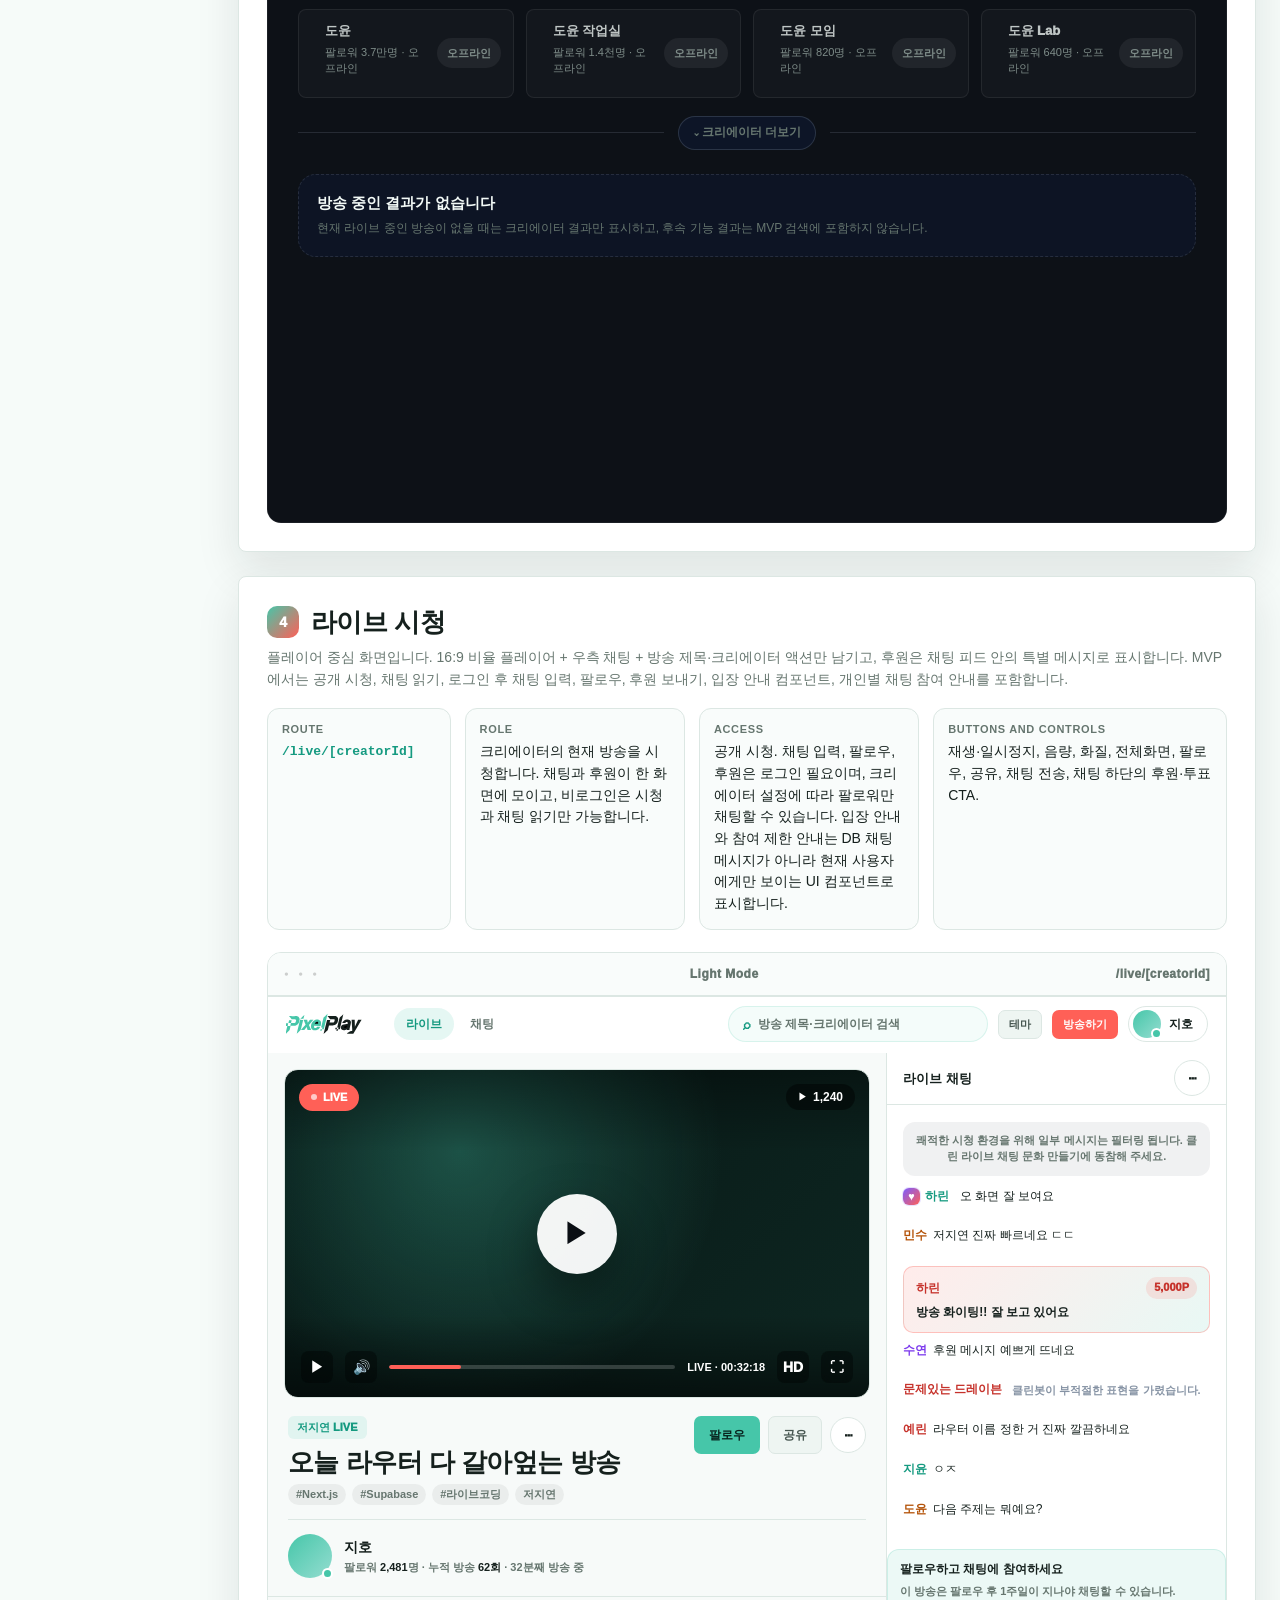
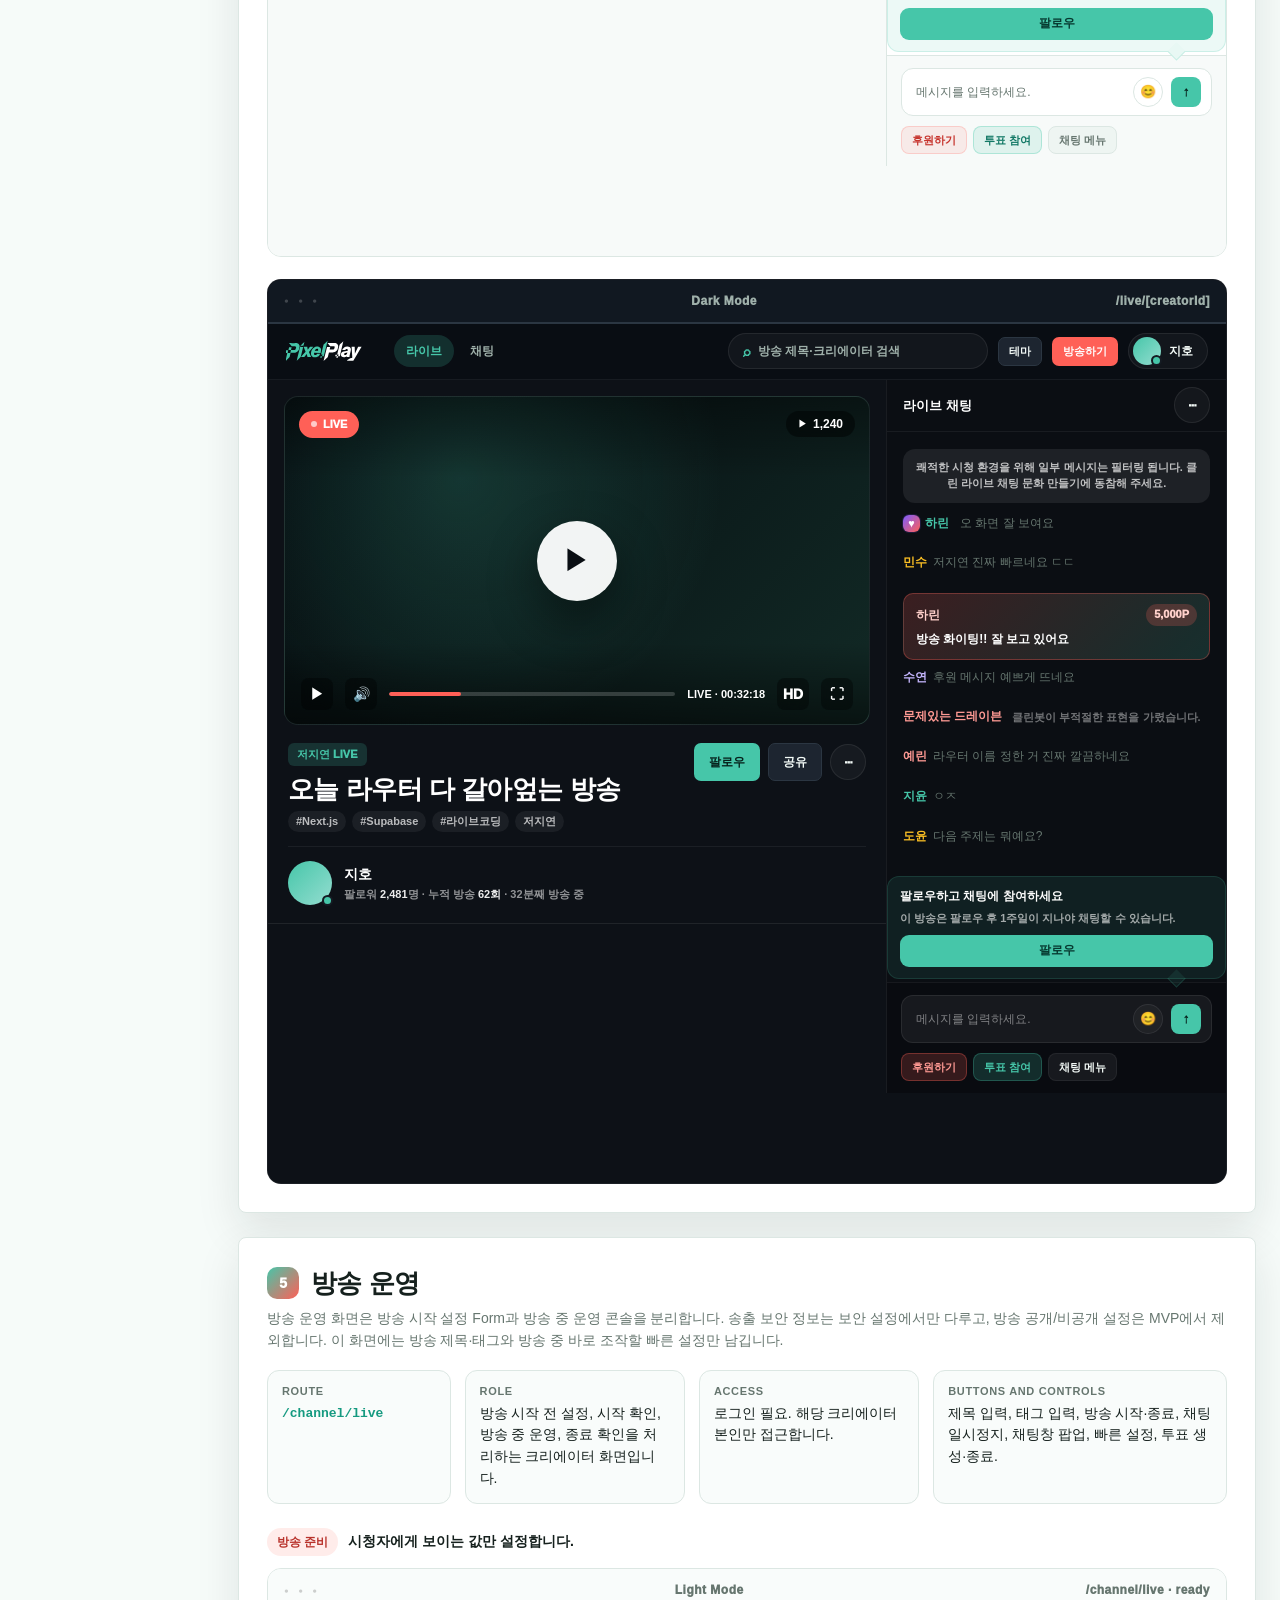
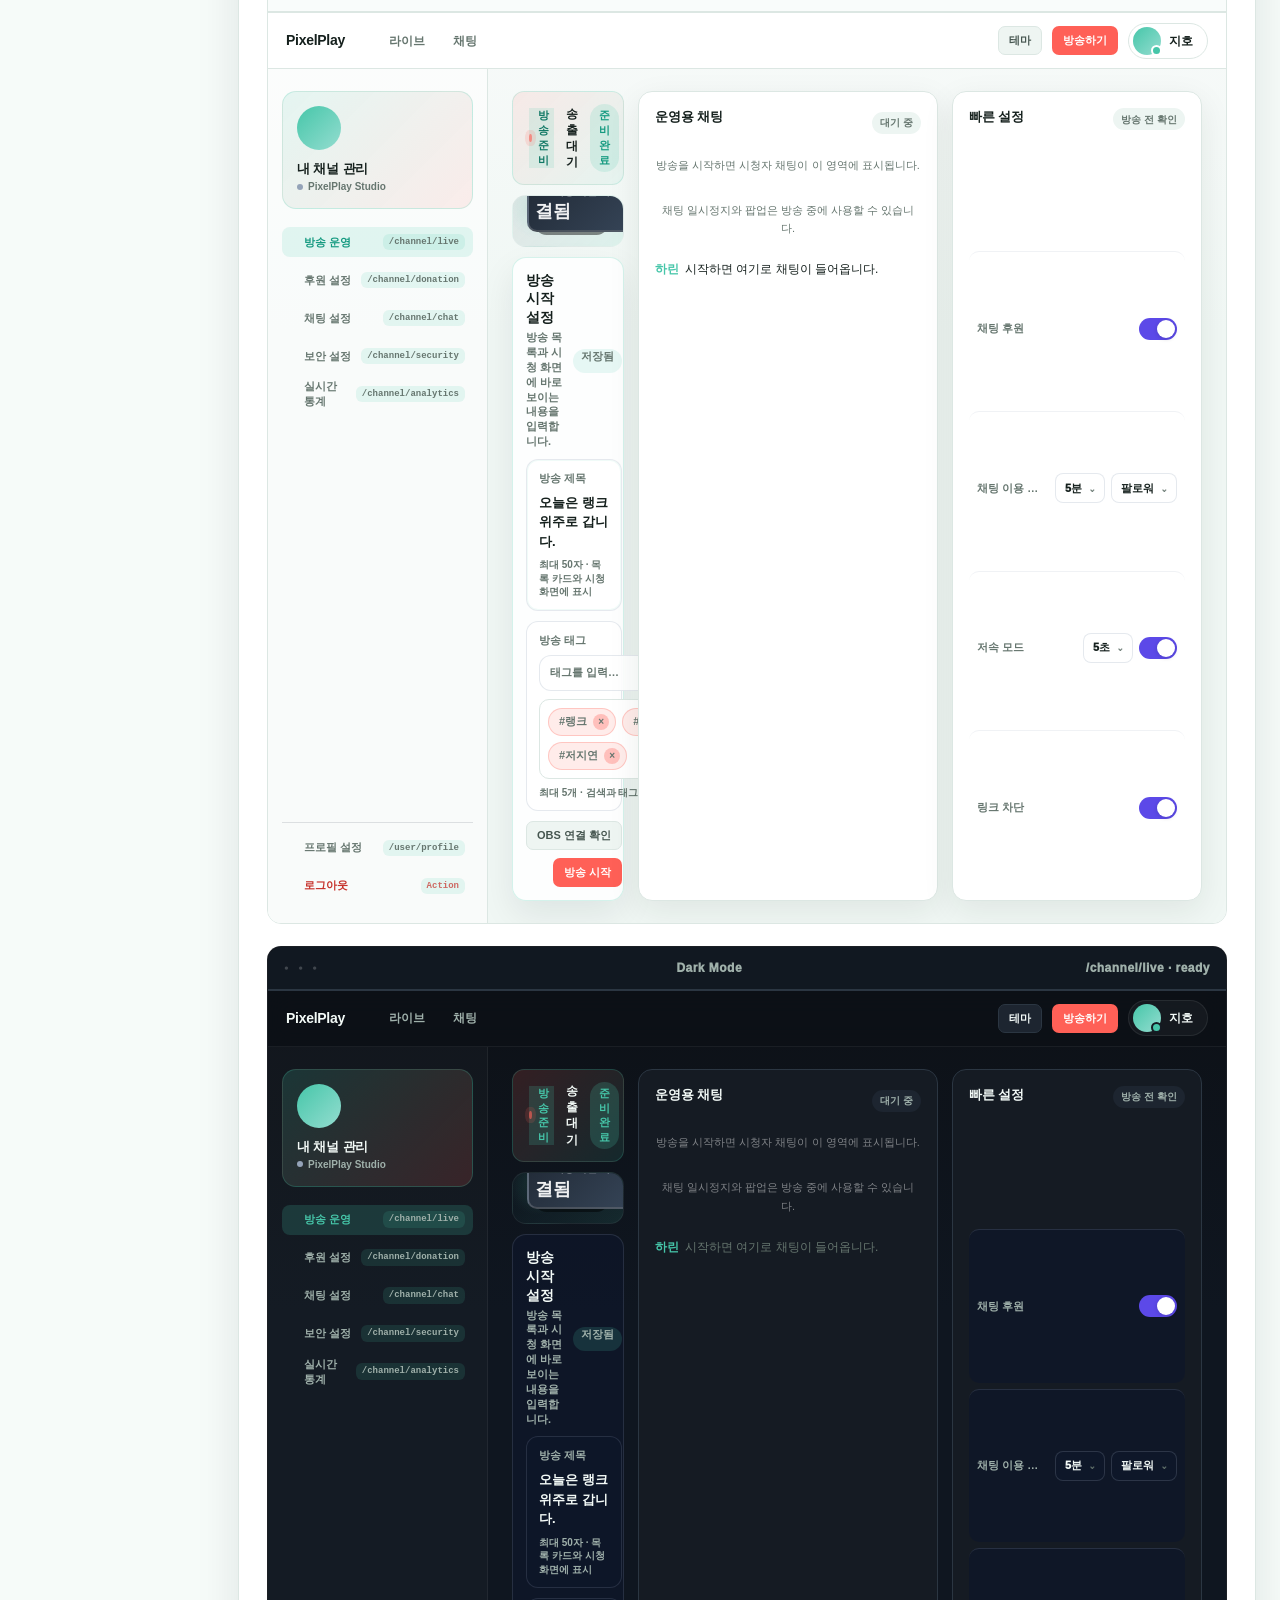
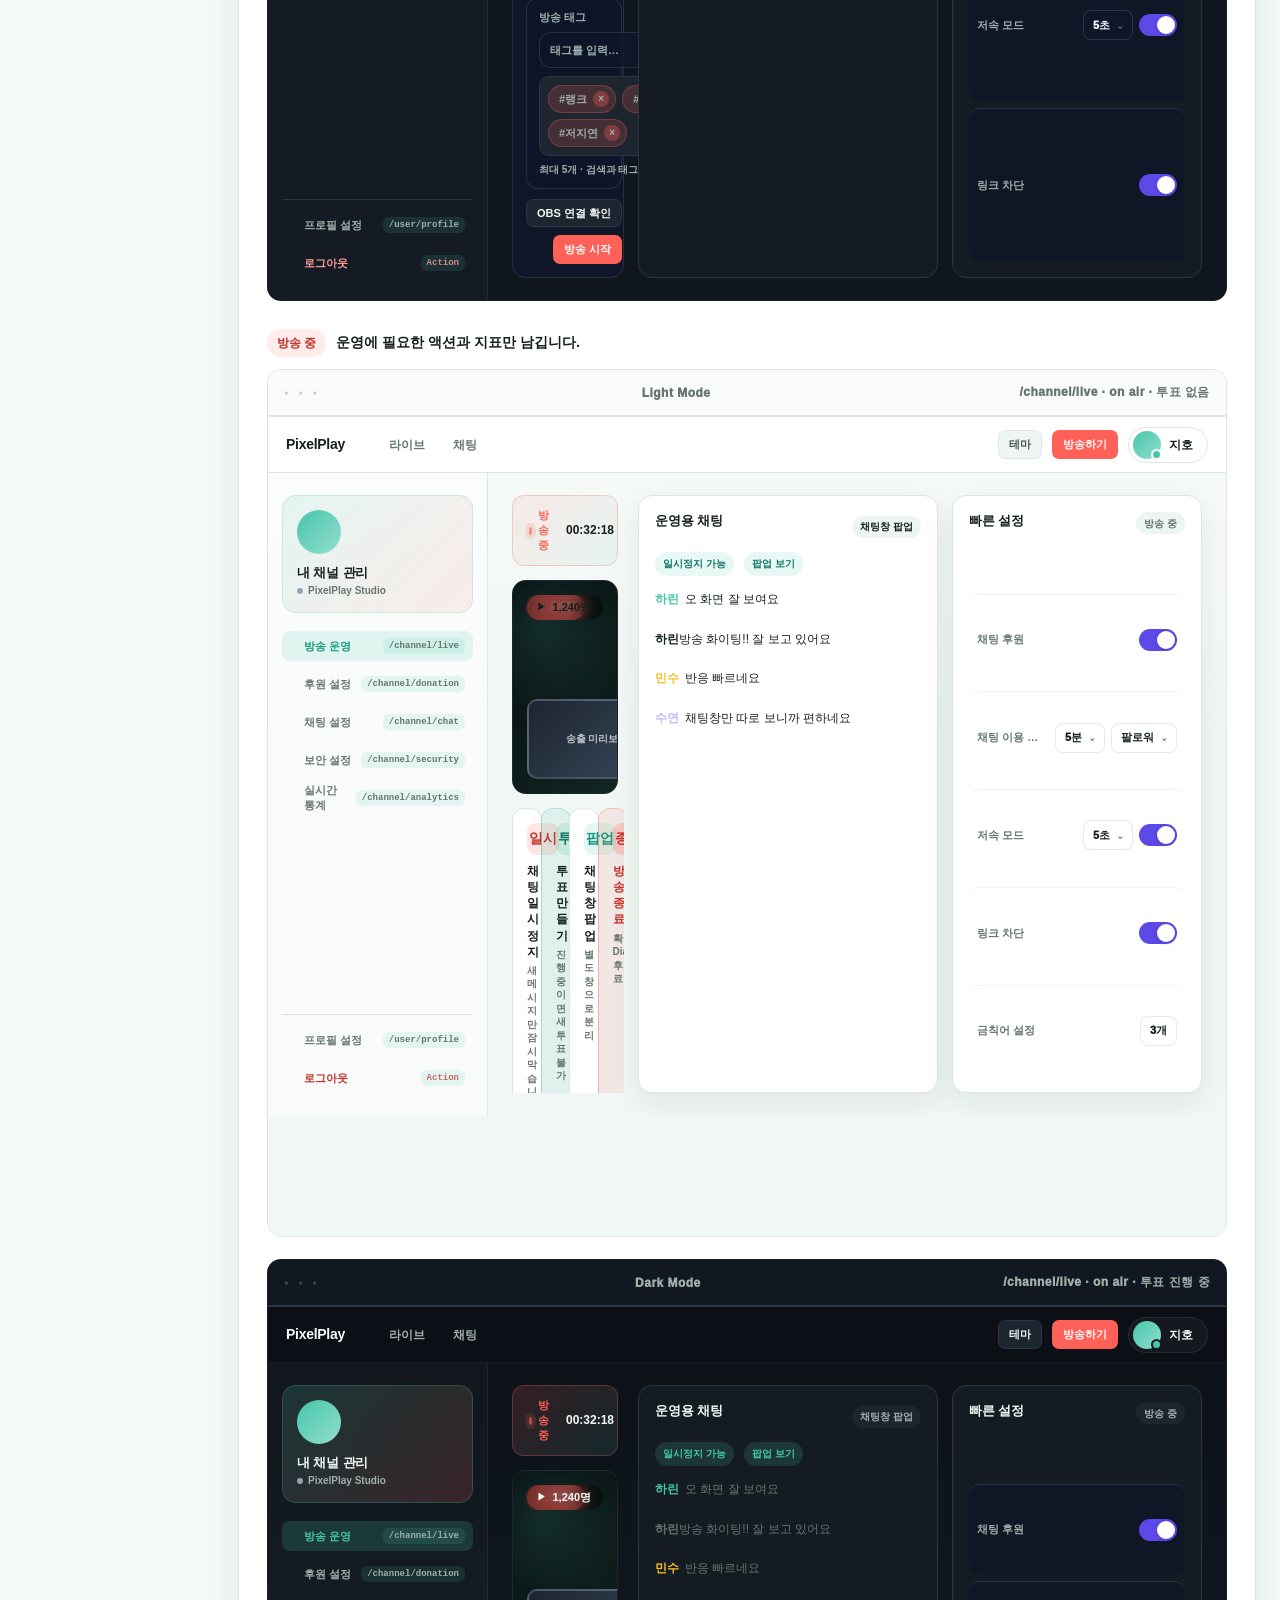
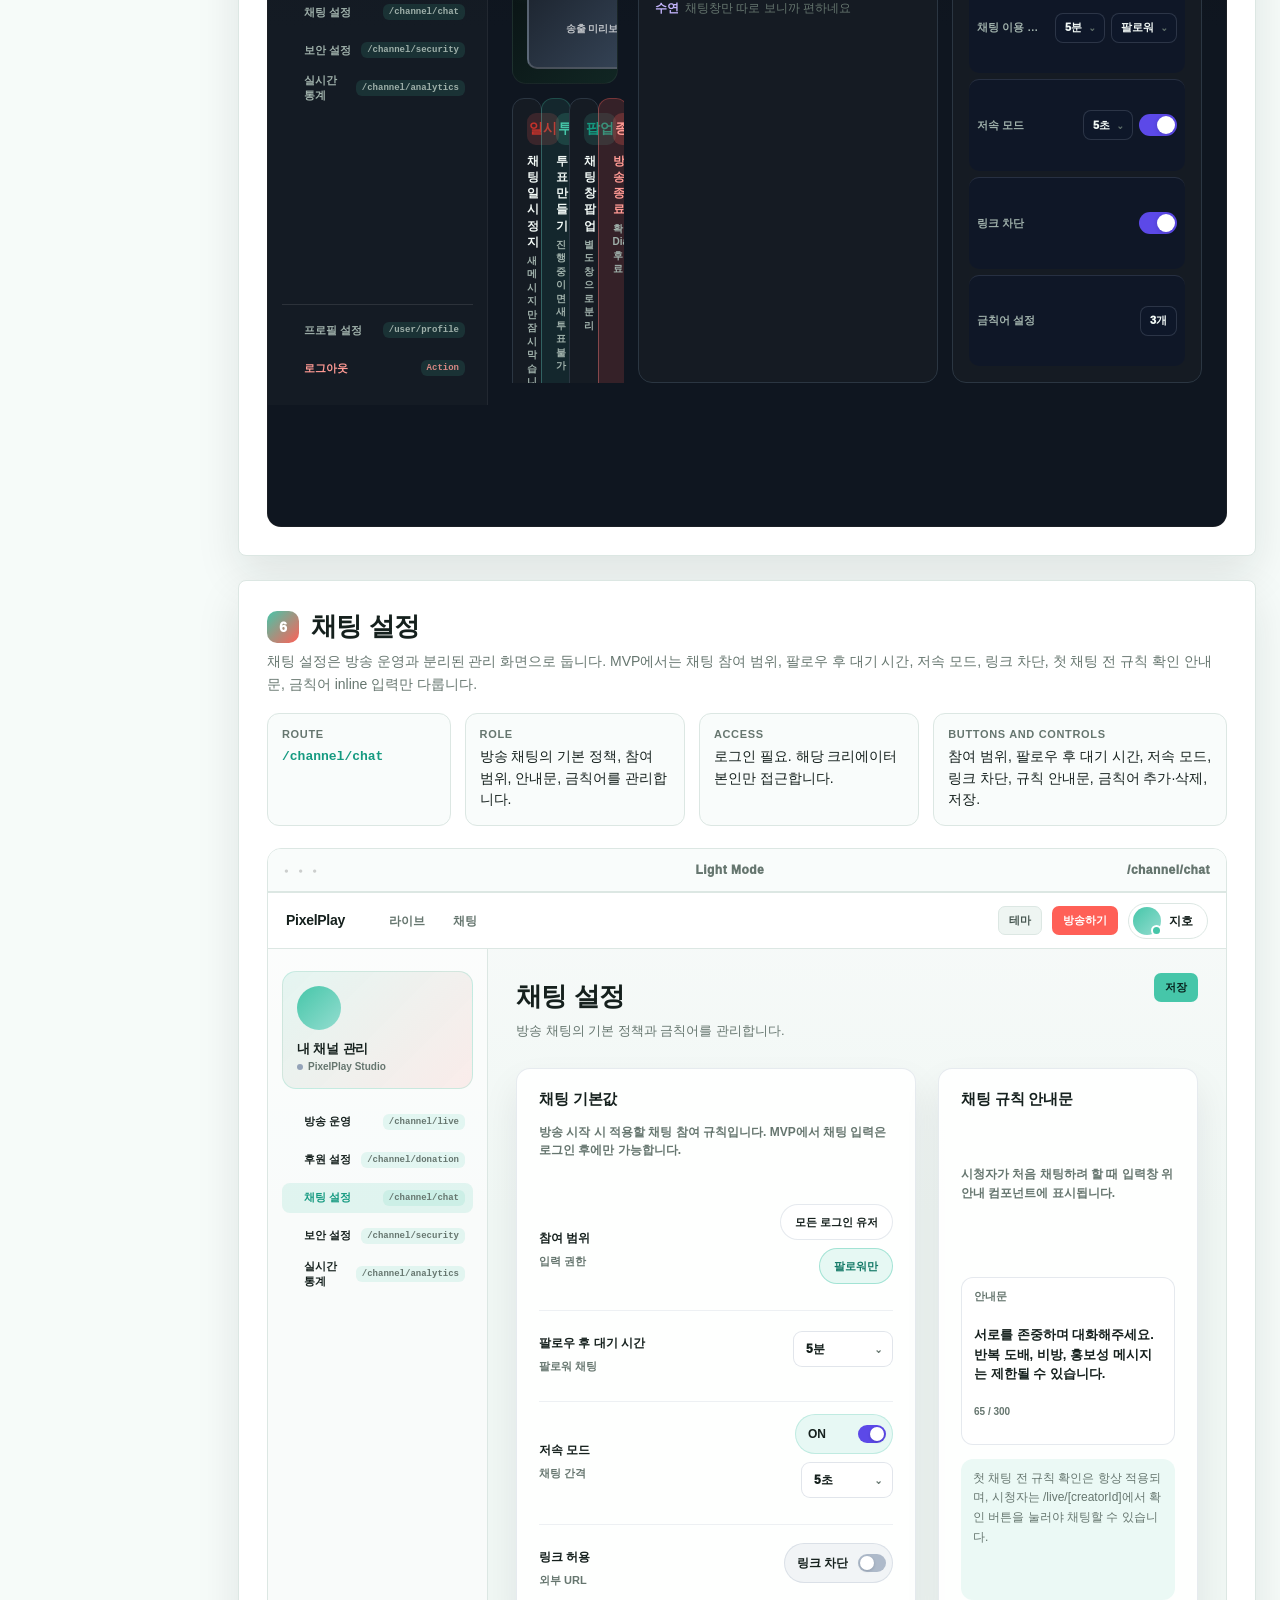
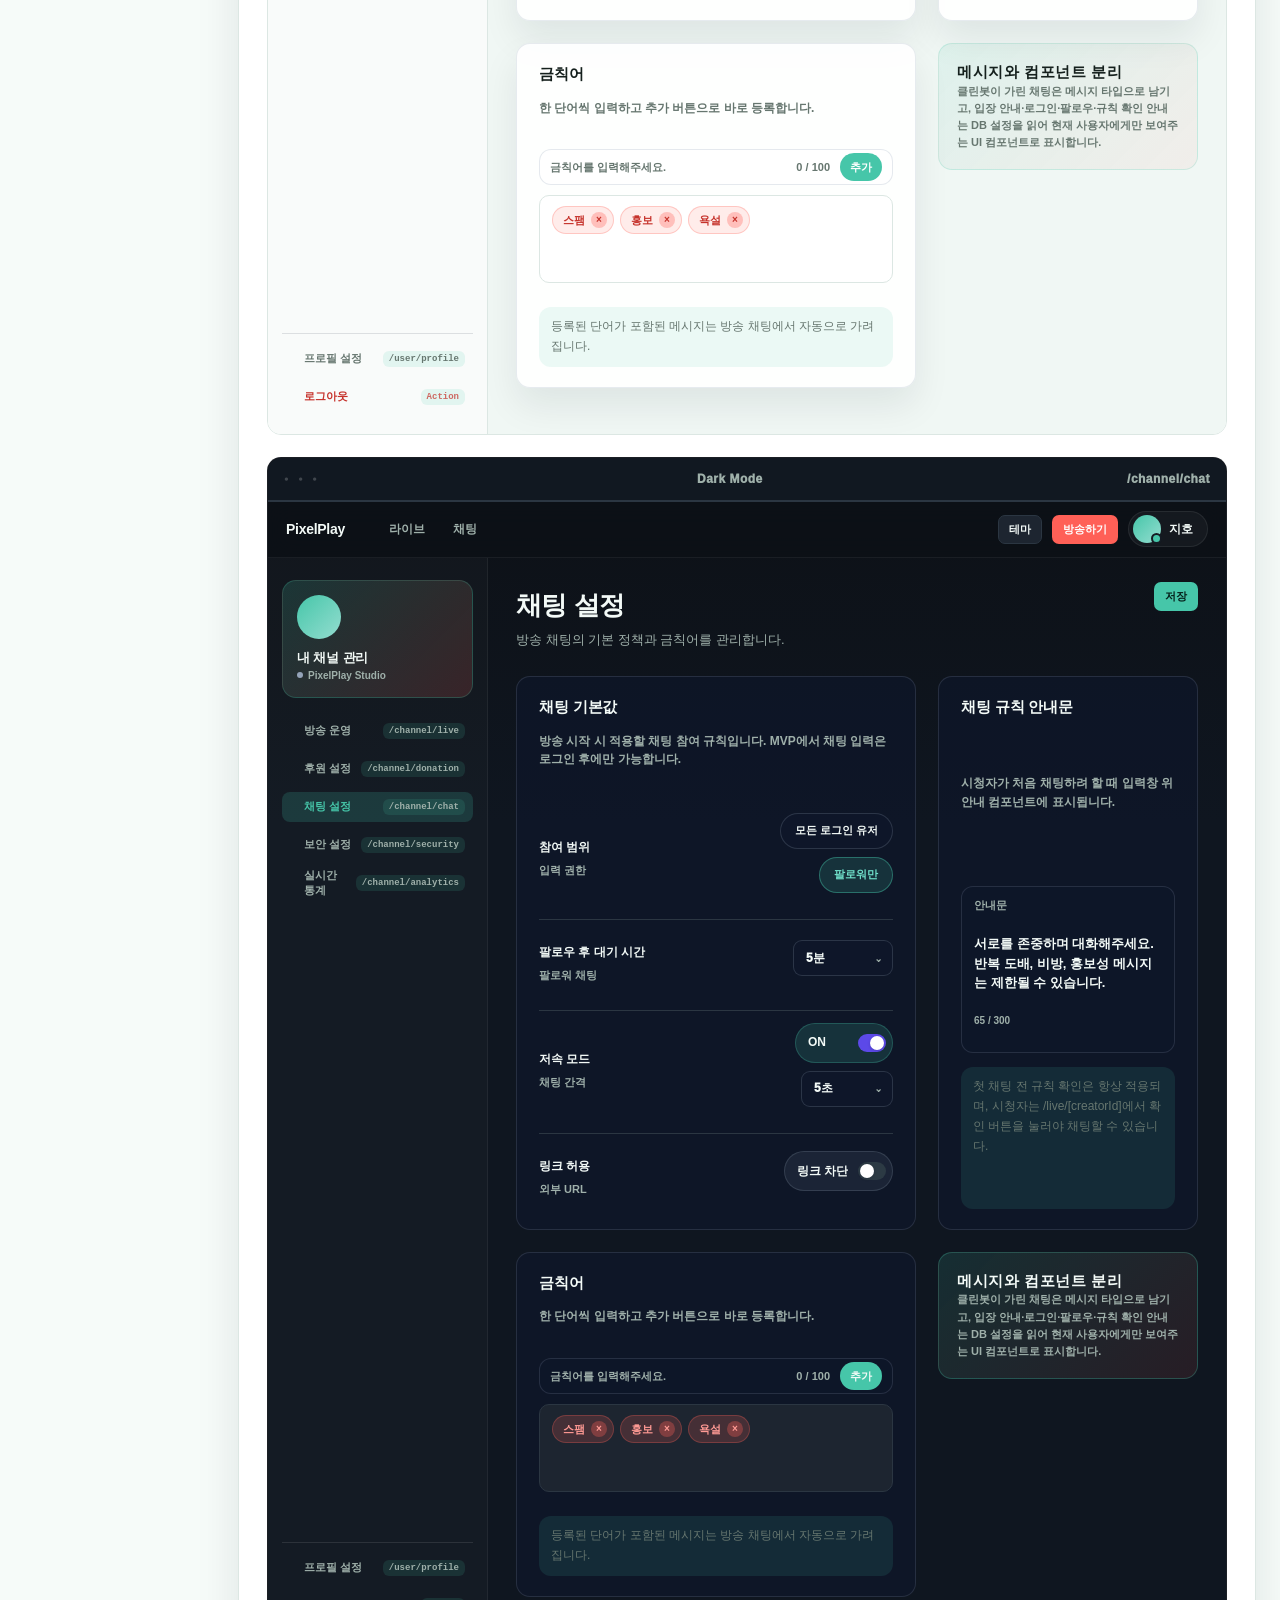
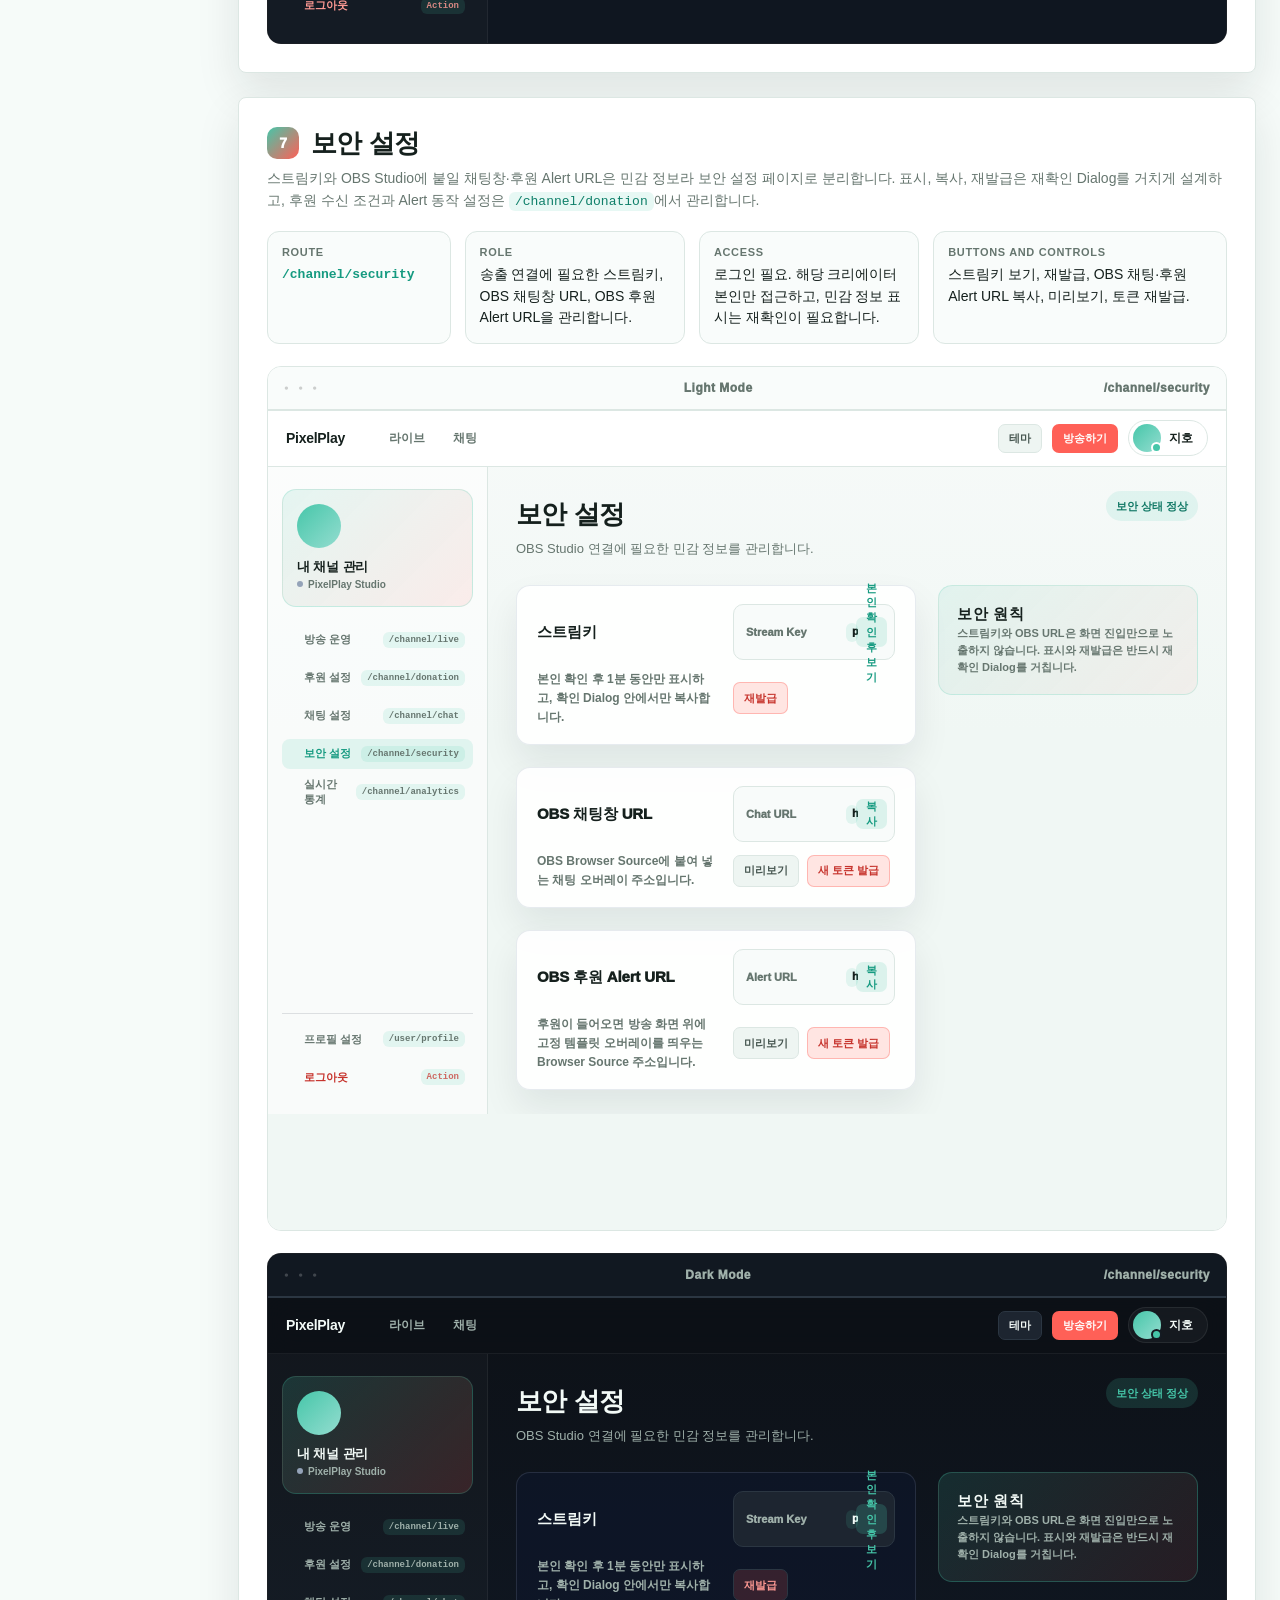
<file: wireframes.html>
<!doctype html>
<html lang="ko">
<head>
  <meta charset="utf-8">
  <title>PixelPlay 프리뷰 이동 안내</title>
  <link rel="stylesheet" href="assets/styles.css">
  <link rel="stylesheet" href="assets/wireframes.css">
  <meta http-equiv="refresh" content="0; url=live-wireframes.html">
</head>
<body>
  <header class="site-header">
    <div class="header-inner">
      <a class="brand-lockup" href="index.html"><span class="brand-mark"></span><span class="brand-title"><strong>PixelPlay</strong><span>Live Router Plan</span></span></a>
      <nav class="top-tabs" aria-label="문서 탭"><a href="routes.html">최종 라우터</a><a href="live-wireframes.html">라이브 프리뷰</a><a href="chat-wireframes.html">채팅 프리뷰</a><a href="landing-page.html">랜딩 페이지</a><a href="roadmap.html">MVP·선택 기능</a><a href="chat-room-enhancement.html">채팅방 고도화</a><a href="db-design.html">DB 설계</a></nav>
    </div>
  </header>
  <main class="doc-shell">
    <section class="hero">
      <div class="page-kicker">Preview Moved</div>
      <h1>프리뷰 문서는 라이브와 채팅으로 분리했습니다.</h1>
      <p>기존 통합 프리뷰 대신 라이브 프리뷰와 채팅 프리뷰를 각각 확인합니다.</p>
    </section>
    <section class="panel">
      <div class="route-summary-grid">
        <a class="route-card" href="live-wireframes.html"><span>Live</span><strong>라이브 프리뷰</strong><p>라이브 목록, 검색, 시청, 방송 운영, 팔로우, 후원.</p></a>
        <a class="route-card" href="chat-wireframes.html"><span>Chat</span><strong>채팅 프리뷰</strong><p>채팅방 목록, 검색, 상세, Dialog와 Popover.</p></a>
        <a class="route-card" href="routes.html"><span>Routes</span><strong>최종 라우터</strong><p>MVP 라우터와 후속 후보를 확인합니다.</p></a>
      </div>
    </section>
  </main>
</body>
</html>
</file>
<file: assets/styles.css>
:root {
  --pixel-mint: #46c6a9;
  --mint-strong: #159a80;
  --live-coral: #ff6057;
  --ink: #15201d;
  --muted: #66766f;
  --line: #dce7e3;
  --paper: #f6fbf9;
  --surface: #ffffff;
  --soft: #eef7f4;
  --dark-bg: #0d1117;
  --dark-panel: #151b23;
  --dark-panel-2: #1d2530;
  --dark-line: #2b3642;
  --dark-text: #f3faf7;
  --dark-muted: #9fb0aa;
  --radius: 8px;
  --shadow: 0 18px 44px rgba(21, 32, 29, 0.1);
}
* { box-sizing: border-box; }
html { background: var(--paper); color: var(--ink); font-family: Inter, Pretendard, "Segoe UI", Arial, sans-serif; letter-spacing: 0; }
body { margin: 0; min-width: 1180px; background: linear-gradient(180deg, rgba(70, 198, 169, 0.12), rgba(246, 251, 249, 0) 340px), var(--paper); }
h1, h2, h3, p { margin-top: 0; }
a { color: inherit; text-decoration: none; }
code { padding: 2px 6px; border-radius: 6px; background: rgba(70, 198, 169, 0.13); color: #0e7f69; font-family: "Cascadia Code", Consolas, monospace; font-size: 0.93em; }
.code-block { overflow: auto; margin: 16px 0 0; border: 1px solid #20312c; border-radius: 8px; padding: 18px; background: #0d1117; color: #e7f6f1; box-shadow: inset 0 1px 0 rgba(255,255,255,0.04); }
.code-block code { display: block; padding: 0; background: transparent; color: inherit; white-space: pre; font-family: "Cascadia Code", Consolas, monospace; font-size: 12px; line-height: 1.65; }
.site-header { position: sticky; top: 0; z-index: 10; border-bottom: 1px solid rgba(220, 231, 227, 0.9); background: rgba(246, 251, 249, 0.94); backdrop-filter: blur(14px); }
.header-inner, .doc-shell { width: 1160px; margin: 0 auto; }
.header-inner { display: grid; grid-template-columns: 1fr; align-items: stretch; gap: 12px; padding: 14px 0 16px; }
.doc-shell { padding: 28px 0 64px; }
.brand-lockup { display: flex; align-items: center; gap: 12px; width: fit-content; min-width: 0; }
.brand-mark { width: 34px; height: 34px; border-radius: 8px; background: linear-gradient(135deg, var(--pixel-mint), var(--live-coral)); box-shadow: 0 10px 24px rgba(70, 198, 169, 0.25); }
.brand-title { display: flex; flex-direction: column; gap: 2px; }
.brand-title strong { font-size: 15px; line-height: 1.1; }
.brand-title span { color: var(--muted); font-size: 12px; }
.top-tabs { display: grid; grid-template-columns: repeat(7, minmax(0, 1fr)); align-items: center; gap: 8px; }
.top-tabs a { min-width: 0; border: 1px solid transparent; border-radius: 8px; padding: 10px 8px; color: var(--muted); font-size: 14px; font-weight: 800; text-align: center; white-space: nowrap; }
.top-tabs a.active { border-color: rgba(70, 198, 169, 0.35); background: #fff; color: var(--ink); box-shadow: 0 8px 22px rgba(21, 32, 29, 0.08); }
.hero { padding: 44px 0 28px; }
.page-kicker { display: inline-flex; margin-bottom: 16px; border: 1px solid rgba(70, 198, 169, 0.28); border-radius: 999px; padding: 7px 11px; background: rgba(255,255,255,0.72); color: var(--mint-strong); font-size: 13px; font-weight: 900; }
.hero h1 { width: 900px; margin-bottom: 18px; color: var(--ink); font-size: 46px; line-height: 1.08; letter-spacing: 0; }
.hero p { width: 760px; margin-bottom: 0; color: var(--muted); font-size: 17px; line-height: 1.75; }
.hero-grid, .route-summary-grid { display: grid; grid-template-columns: repeat(3, 1fr); gap: 16px; }
.card, .panel, .route-card, .preview-section { border: 1px solid var(--line); border-radius: var(--radius); background: var(--surface); box-shadow: var(--shadow); }
.card, .route-card { padding: 20px; }
.panel, .preview-section { margin-top: 24px; padding: 24px; }
.card h3, .panel h2, .route-card h3, .preview-section h2 { margin-bottom: 10px; color: var(--ink); }
.card p, .panel p, .route-card p, .preview-section p { color: var(--muted); line-height: 1.65; }
.metric { display: flex; align-items: flex-end; justify-content: space-between; gap: 12px; }
.metric strong { color: var(--ink); font-size: 34px; line-height: 1; }
.metric span { color: var(--muted); font-size: 13px; font-weight: 800; }
.badge-row { display: flex; flex-wrap: wrap; gap: 8px; margin-top: 14px; }
.badge { display: inline-flex; align-items: center; min-height: 26px; border-radius: 999px; padding: 5px 9px; background: var(--soft); color: var(--muted); font-size: 12px; font-weight: 900; }
.badge.live { background: #ffe8e6; color: #d8322d; }
.badge.mint { background: rgba(70, 198, 169, 0.16); color: var(--mint-strong); }
.badge.lock { background: #f1f3f2; color: #52605b; }
.realtime-label { display: inline-flex; align-items: center; margin-left: 6px; color: var(--mint-strong); font-size: 12px; font-weight: 900; white-space: nowrap; }
.section-title { display: flex; align-items: flex-end; justify-content: space-between; gap: 24px; margin-bottom: 16px; }
.section-title h2 { margin-bottom: 4px; font-size: 24px; }
.section-title p { margin-bottom: 0; color: var(--muted); }
.route-table { width: 100%; border-collapse: separate; border-spacing: 0; overflow: hidden; border: 1px solid var(--line); border-radius: var(--radius); background: var(--surface); }
.route-table th, .route-table td { border-bottom: 1px solid var(--line); padding: 14px 16px; text-align: left; vertical-align: top; font-size: 14px; line-height: 1.55; }
.route-table th { background: #eef7f4; color: #33443e; font-size: 13px; font-weight: 900; }
.route-table tr:last-child td { border-bottom: 0; }
.route-table code { white-space: nowrap; }
.access-public, .access-login, .access-owner, .access-api, .access-future, .access-remove { display: inline-flex; align-items: center; border-radius: 999px; padding: 5px 9px; font-size: 12px; font-weight: 900; white-space: nowrap; }
.access-public { background: rgba(70, 198, 169, 0.16); color: #0c745f; }
.access-login { background: #eef1f7; color: #46546b; }
.access-owner { background: #fff2ce; color: #8a6200; }
.access-api { background: #edf0ff; color: #4052b5; }
.access-future { background: #f2f0f7; color: #5d536d; }
.access-remove { background: #ffe4e2; color: #c92f29; }
.decision-list { display: grid; gap: 12px; margin: 0; padding: 0; list-style: none; }
.decision-list li { border: 1px solid var(--line); border-radius: var(--radius); padding: 14px 16px; background: #fff; color: var(--muted); line-height: 1.6; }
.decision-list strong { color: var(--ink); }
.timeline { display: grid; gap: 14px; }
.timeline-item { display: grid; grid-template-columns: 150px 1fr; gap: 18px; border: 1px solid var(--line); border-radius: var(--radius); padding: 16px; background: #fff; }
.timeline-item strong { color: var(--ink); }
.timeline-item p { margin: 4px 0 0; color: var(--muted); line-height: 1.6; }
.route-card code { display: inline-flex; margin-bottom: 12px; }
.preview-meta { display: grid; grid-template-columns: 180px 1fr 260px; gap: 14px; margin: 14px 0 20px; }
.meta-box { border: 1px solid var(--line); border-radius: var(--radius); padding: 12px; background: #f9fcfb; }
.meta-box span { display: block; margin-bottom: 6px; color: var(--muted); font-size: 12px; font-weight: 900; }
.meta-box strong, .meta-box p { margin: 0; color: var(--ink); font-size: 14px; line-height: 1.55; }
.preview-pair { display: flex; gap: 24px; }
.preview-frame { flex: 1; min-width: 0; border-radius: 8px; overflow: hidden; border: 1px solid var(--line); background: #fff; }
.preview-frame.dark { border-color: var(--dark-line); background: var(--dark-bg); color: var(--dark-text); }
.frame-label { display: flex; justify-content: space-between; align-items: center; border-bottom: 1px solid var(--line); padding: 10px 12px; background: #f9fcfb; color: var(--muted); font-size: 12px; font-weight: 900; }
.dark .frame-label { border-color: var(--dark-line); background: #111821; color: var(--dark-muted); }
.mock-page { height: 400px; padding: 16px; background: #f8fbfa; }
.dark .mock-page { background: var(--dark-bg); }
.mock-header { display: flex; align-items: center; justify-content: space-between; gap: 12px; height: 38px; margin-bottom: 14px; border: 1px solid var(--line); border-radius: 8px; padding: 0 12px; background: #fff; }
.dark .mock-header { border-color: var(--dark-line); background: var(--dark-panel); }
.mock-brand { display: flex; align-items: center; gap: 8px; color: var(--ink); font-size: 12px; font-weight: 900; }
.dark .mock-brand { color: var(--dark-text); }
.mock-logo { width: 18px; height: 18px; border-radius: 5px; background: var(--pixel-mint); }
.mock-nav, .mock-actions { display: flex; gap: 8px; }
.mock-pill { height: 22px; border-radius: 999px; padding: 4px 8px; background: #edf5f2; color: var(--muted); font-size: 10px; font-weight: 900; white-space: nowrap; }
.dark .mock-pill { background: var(--dark-panel-2); color: var(--dark-muted); }
.mock-pill.primary { background: var(--pixel-mint); color: #09251f; }
.mock-pill.live { background: var(--live-coral); color: #fff; }
.mock-layout { display: grid; grid-template-columns: 96px 1fr; gap: 12px; height: calc(100% - 52px); }
.mock-layout.wide { grid-template-columns: 1fr 132px; }
.mock-layout.three { grid-template-columns: 86px 1fr 120px; }
.mock-box { border: 1px solid var(--line); border-radius: 8px; background: #fff; padding: 10px; }
.dark .mock-box { border-color: var(--dark-line); background: var(--dark-panel); }
.mock-menu-line, .mock-line, .mock-field, .mock-cell { border-radius: 99px; background: #e3eeea; }
.dark .mock-menu-line, .dark .mock-line, .dark .mock-field, .dark .mock-cell { background: #27333d; }
.mock-menu-line { height: 22px; margin-bottom: 8px; border-radius: 6px; }
.mock-menu-line.active { background: rgba(70, 198, 169, 0.24); }
.mock-title { height: 18px; width: 54%; margin-bottom: 12px; border-radius: 6px; background: #dcece6; }
.dark .mock-title { background: #2d3a45; }
.mock-subtitle { height: 10px; width: 72%; margin-bottom: 14px; border-radius: 6px; background: #e8f0ed; }
.dark .mock-subtitle { background: #25303a; }
.mock-grid { display: grid; grid-template-columns: repeat(2, 1fr); gap: 10px; }
.mock-grid.three { grid-template-columns: repeat(3, 1fr); }
.mock-card { min-height: 72px; border: 1px solid var(--line); border-radius: 8px; background: #fff; padding: 10px; }
.dark .mock-card { border-color: var(--dark-line); background: var(--dark-panel); }
.mock-card.tall { min-height: 126px; }
.thumb { height: 46px; margin-bottom: 8px; border-radius: 6px; background: linear-gradient(135deg, rgba(70, 198, 169, 0.28), rgba(255, 96, 87, 0.24)); }
.mock-line { height: 8px; margin-bottom: 7px; }
.mock-line.short { width: 58%; }
.mock-line.mint { background: rgba(70, 198, 169, 0.55); }
.mock-line.coral { background: rgba(255, 96, 87, 0.72); }
.mock-video { height: 206px; display: flex; align-items: center; justify-content: center; border-radius: 8px; background: #10201d; color: rgba(255,255,255,0.86); font-size: 12px; font-weight: 900; }
.dark .mock-video { background: #06090d; }
.mock-chat-row { display: grid; grid-template-columns: 16px 1fr; gap: 6px; margin-bottom: 10px; }
.mock-avatar { width: 16px; height: 16px; border-radius: 50%; background: var(--pixel-mint); }
.mock-field { height: 32px; margin-bottom: 10px; border-radius: 7px; }
.mock-field.large { height: 76px; }
.mock-button { height: 28px; min-width: 72px; border-radius: 7px; background: var(--pixel-mint); }
.mock-button.coral { background: var(--live-coral); }
.mock-button.ghost { background: #e9efed; }
.dark .mock-button.ghost { background: #2b3540; }
.mock-table-row { display: grid; grid-template-columns: 1fr 70px 58px; gap: 8px; margin-bottom: 8px; }
.mock-cell { height: 14px; border-radius: 5px; }
.mock-stat-grid { display: grid; grid-template-columns: repeat(3, 1fr); gap: 10px; margin-bottom: 12px; }
.mock-stat { min-height: 58px; border: 1px solid var(--line); border-radius: 8px; background: #fff; padding: 10px; }
.dark .mock-stat { border-color: var(--dark-line); background: var(--dark-panel); }
.mock-stat strong { display: block; margin-bottom: 8px; color: var(--ink); font-size: 18px; }
.dark .mock-stat strong { color: var(--dark-text); }
.mock-hero-area { display: grid; grid-template-columns: 1.05fr 0.95fr; gap: 12px; height: calc(100% - 52px); }
.mock-hero-title { height: 34px; width: 88%; margin-bottom: 14px; border-radius: 8px; background: rgba(70, 198, 169, 0.32); }
.mock-hero-title.second { width: 62%; background: rgba(255, 96, 87, 0.32); }
.footer-note { margin-top: 34px; border-top: 1px solid var(--line); padding-top: 18px; color: var(--muted); font-size: 13px; line-height: 1.6; }
/* 완성된 현재 페이지를 더 가깝게 보여주는 디자인 프리뷰 요소 */
.mock-page.current { padding: 0; background: #f7faf9; }
.dark .mock-page.current { background: #0d1117; }
.app-preview-header { height: 42px; display: flex; align-items: center; justify-content: space-between; padding: 0 12px; border-bottom: 1px solid rgba(70, 198, 169, 0.18); background: rgba(70, 198, 169, 0.08); }
.dark .app-preview-header { border-color: var(--dark-line); background: rgba(31, 41, 55, 0.72); }
.logo-word { font-size: 13px; font-weight: 950; color: var(--ink); }
.dark .logo-word { color: var(--dark-text); }
.header-tools { display: flex; align-items: center; gap: 7px; }
.tool-dot { width: 24px; height: 24px; border: 1px solid var(--line); border-radius: 7px; background: #fff; }
.dark .tool-dot { border-color: var(--dark-line); background: var(--dark-panel-2); }
.preview-body { height: calc(100% - 42px); padding: 16px; }
.app-sidebar-layout { display: grid; grid-template-columns: 104px 1fr; height: 100%; }
.app-sidebar { border-right: 1px solid var(--line); padding: 14px 10px; background: #fff; }
.dark .app-sidebar { border-color: var(--dark-line); background: var(--dark-panel); }
.app-content { min-width: 0; padding: 14px; overflow: hidden; }
.sidebar-label { margin-bottom: 12px; color: var(--muted); font-size: 9px; font-weight: 950; text-transform: uppercase; }
.nav-item { display: flex; align-items: center; gap: 7px; height: 28px; margin-bottom: 7px; border-radius: 7px; padding: 0 8px; color: var(--muted); font-size: 11px; font-weight: 850; }
.nav-item.active { background: rgba(70, 198, 169, 0.14); color: var(--mint-strong); }
.nav-icon { width: 10px; height: 10px; border-radius: 3px; background: currentColor; opacity: 0.65; }
.list-toolbar { display: flex; justify-content: space-between; gap: 10px; padding-bottom: 12px; border-bottom: 1px solid var(--line); }
.dark .list-toolbar { border-color: var(--dark-line); }
.tab-strip { display: flex; gap: 6px; }
.tab-chip { height: 24px; border-radius: 999px; padding: 5px 9px; background: #eef5f2; color: var(--muted); font-size: 10px; font-weight: 900; }
.tab-chip.active { background: rgba(70, 198, 169, 0.17); color: var(--mint-strong); }
.dark .tab-chip { background: var(--dark-panel-2); color: var(--dark-muted); }
.dark .tab-chip.active { background: rgba(70, 198, 169, 0.22); color: var(--pixel-mint); }
.search-bar { height: 28px; border: 1px solid var(--line); border-radius: 7px; background: #fff; }
.dark .search-bar { border-color: var(--dark-line); background: var(--dark-panel-2); }
.real-card-grid { display: grid; grid-template-columns: repeat(3, 1fr); gap: 9px; margin-top: 12px; }
.real-room-card { position: relative; min-height: 82px; border: 1px solid var(--line); border-radius: 8px; padding: 10px; background: #fff; box-shadow: 0 4px 14px rgba(21, 32, 29, 0.05); }
.dark .real-room-card { border-color: var(--dark-line); background: var(--dark-panel); box-shadow: none; }
.real-room-card::before { content: ""; position: absolute; top: 10px; bottom: 10px; left: 0; width: 3px; border-radius: 999px; background: var(--pixel-mint); opacity: 0.7; }
.card-title-line { height: 10px; width: 70%; margin-left: 5px; margin-bottom: 8px; border-radius: 99px; background: #cfdfda; }
.dark .card-title-line { background: #33414d; }
.owner-badge { height: 16px; width: 58px; margin-left: 5px; margin-bottom: 12px; border-radius: 5px; background: rgba(70, 198, 169, 0.14); }
.capacity-track { width: 76px; height: 6px; border-radius: 999px; background: #e5ece9; overflow: hidden; }
.capacity-fill { height: 100%; width: 68%; border-radius: inherit; background: var(--pixel-mint); }
.capacity-fill.hot { width: 88%; background: var(--live-coral); }
.chat-app-layout { display: grid; grid-template-columns: 118px 1fr; height: 100%; }
.member-sidebar { border-right: 1px solid var(--line); padding: 12px; background: #fff; }
.dark .member-sidebar { border-color: var(--dark-line); background: var(--dark-panel); }
.chat-main { display: flex; flex-direction: column; min-width: 0; background: #fff; }
.dark .chat-main { background: var(--dark-bg); }
.chat-room-top { height: 44px; display: flex; justify-content: space-between; align-items: center; padding: 0 12px; border-bottom: 1px solid var(--line); }
.dark .chat-room-top { border-color: var(--dark-line); }
.message-stream { flex: 1; padding: 12px; }
.message-input-preview { height: 42px; margin: 0 12px 12px; border: 1px solid var(--line); border-radius: 8px; background: #fff; }
.dark .message-input-preview { border-color: var(--dark-line); background: var(--dark-panel); }
.public-home-layout { height: 100%; padding: 34px 28px; }
.public-copy { width: 66%; }
.real-heading { height: 26px; width: 82%; margin-bottom: 10px; border-radius: 7px; background: rgba(21, 32, 29, 0.14); }
.dark .real-heading { background: rgba(255,255,255,0.18); }
.real-heading.second { width: 56%; background: rgba(70, 198, 169, 0.28); }
.public-feature-grid { display: grid; grid-template-columns: repeat(3, 1fr); gap: 9px; margin-top: 32px; }
.public-feature { min-height: 84px; border: 1px solid rgba(70, 198, 169, 0.2); border-radius: 8px; padding: 10px; background: rgba(255,255,255,0.7); }
.dark .public-feature { border-color: var(--dark-line); background: var(--dark-panel); }
.live-empty { height: 100%; display: flex; align-items: center; justify-content: center; text-align: center; }
.live-empty-icon { width: 70px; height: 70px; margin: 0 auto 14px; border: 1px solid rgba(255, 96, 87, 0.24); border-radius: 16px; background: rgba(255, 96, 87, 0.1); }
.profile-layout { display: grid; grid-template-columns: 118px 1fr; height: 100%; }
.profile-form-grid { display: grid; grid-template-columns: 1fr; gap: 10px; padding: 14px; }
.profile-card-real { border: 1px solid var(--line); border-radius: 8px; padding: 12px; background: #fff; }
.dark .profile-card-real { border-color: var(--dark-line); background: var(--dark-panel); }
.avatar-preview { width: 54px; height: 54px; margin-bottom: 10px; border-radius: 50%; background: linear-gradient(135deg, var(--pixel-mint), var(--live-coral)); }
/* Detailed labeled design previews */
.summary-card-head { display: flex; flex-direction: column; gap: 8px; margin-bottom: 12px; }
.summary-card-label { display: inline-flex; width: fit-content; border-radius: 999px; padding: 6px 10px; background: rgba(70, 198, 169, 0.14); color: var(--mint-strong); font-size: 12px; font-weight: 950; }
.summary-card-head strong { color: var(--ink); font-size: 20px; line-height: 1.25; }
.detail-meta { grid-template-columns: 150px 1.05fr 1.05fr 1.2fr; }
.design-screen { height: 540px; overflow: hidden; background: #f7faf9; color: var(--ink); font-size: 12px; line-height: 1.35; }
.dark .design-screen { background: #0d1117; color: var(--dark-text); }
.mini-top { height: 44px; display: flex; align-items: center; justify-content: space-between; gap: 10px; border-bottom: 1px solid var(--line); padding: 0 12px; background: rgba(255,255,255,0.94); }
.dark .mini-top { border-color: var(--dark-line); background: #111821; }
.mini-logo { display: flex; align-items: center; gap: 8px; font-weight: 950; }
.mini-logo span { width: 20px; height: 20px; border-radius: 6px; background: linear-gradient(135deg, var(--pixel-mint), var(--live-coral)); }
.mini-top-actions, .button-row, .card-actions, .pagination-row { display: flex; align-items: center; gap: 7px; flex-wrap: wrap; }
.mini-search { width: 112px; height: 28px; display: flex; align-items: center; border: 1px solid var(--line); border-radius: 7px; padding: 0 10px; color: var(--muted); background: #fff; font-size: 11px; font-weight: 800; }
.dark .mini-search { border-color: var(--dark-line); background: var(--dark-panel-2); color: var(--dark-muted); }
.mini-button { min-height: 28px; display: inline-flex; align-items: center; justify-content: center; border: 1px solid var(--line); border-radius: 7px; padding: 6px 10px; background: #fff; color: var(--muted); font-size: 11px; font-weight: 900; white-space: nowrap; }
.mini-button.primary { border-color: rgba(70,198,169,.34); background: var(--pixel-mint); color: #08231e; }
.mini-button.coral { border-color: rgba(255,96,87,.42); background: var(--live-coral); color: #fff; }
.mini-button.ghost { background: #eef5f2; color: #465650; }
.mini-button.danger { border-color: rgba(255,96,87,.35); background: #ffe5e2; color: #c6322b; }
.dark .mini-button { border-color: var(--dark-line); background: var(--dark-panel); color: var(--dark-muted); }
.dark .mini-button.primary { border-color: rgba(70,198,169,.42); background: var(--pixel-mint); color: #06211b; }
.dark .mini-button.coral { border-color: rgba(255,96,87,.5); background: var(--live-coral); color: #fff; }
.dark .mini-button.ghost { background: var(--dark-panel-2); color: var(--dark-text); }
.dark .mini-button.danger { background: rgba(255,96,87,.16); color: #ff9a94; }
.mini-pill { display: inline-flex; align-items: center; min-height: 22px; border-radius: 999px; padding: 4px 8px; background: #edf5f2; color: var(--muted); font-size: 10px; font-weight: 950; }
.mini-pill.mint { background: rgba(70,198,169,.16); color: var(--mint-strong); }
.dark .mini-pill { background: var(--dark-panel-2); color: var(--dark-muted); }
.dark .mini-pill.mint { background: rgba(70,198,169,.2); color: var(--pixel-mint); }
.mini-kicker { display: inline-flex; margin-bottom: 8px; color: var(--mint-strong); font-size: 10px; font-weight: 950; text-transform: uppercase; }
.dark .mini-kicker { color: var(--pixel-mint); }
.mini-app-body { height: calc(100% - 44px); display: grid; grid-template-columns: 112px 1fr; min-height: 0; }
.mini-sidebar { border-right: 1px solid var(--line); padding: 12px 9px; background: #fff; }
.dark .mini-sidebar { border-color: var(--dark-line); background: var(--dark-panel); }
.sidebar-title { margin-bottom: 10px; color: var(--muted); font-size: 10px; font-weight: 950; }
.side-link { min-height: 28px; display: flex; align-items: center; border-radius: 7px; padding: 0 9px; color: var(--muted); font-size: 11px; font-weight: 900; }
.side-link.active { background: rgba(70,198,169,.15); color: var(--mint-strong); }
.dark .side-link { color: var(--dark-muted); }
.dark .side-link.active { background: rgba(70,198,169,.2); color: var(--pixel-mint); }
.mini-main { min-width: 0; padding: 14px; overflow: hidden; }
.mini-section-head { display: flex; align-items: flex-start; justify-content: space-between; gap: 12px; margin-bottom: 11px; }
.mini-section-head h3, .landing-copy h3, .live-empty-real h3, .stream-info h3, .form-screen h3, .profile-card h3 { margin: 0 0 5px; font-size: 17px; line-height: 1.2; color: var(--ink); }
.dark .mini-section-head h3, .dark .landing-copy h3, .dark .live-empty-real h3, .dark .stream-info h3, .dark .form-screen h3, .dark .profile-card h3 { color: var(--dark-text); }
.mini-section-head p, .landing-copy p, .live-empty-real p, .stream-info p { margin: 0; color: var(--muted); font-size: 11px; line-height: 1.55; }
.dark .mini-section-head p, .dark .landing-copy p, .dark .live-empty-real p, .dark .stream-info p { color: var(--dark-muted); }
.segmented { display: grid; grid-template-columns: repeat(3, 1fr); gap: 5px; border-radius: 8px; padding: 5px; background: #edf5f2; }
.dark .segmented { background: var(--dark-panel-2); }
.segmented span { display: flex; justify-content: center; gap: 5px; border-radius: 7px; padding: 7px 5px; color: var(--muted); font-size: 10px; font-weight: 900; white-space: nowrap; }
.segmented span.active { background: #fff; color: var(--mint-strong); box-shadow: 0 4px 12px rgba(21,32,29,.07); }
.dark .segmented span { color: var(--dark-muted); }
.dark .segmented span.active { background: var(--dark-panel); color: var(--pixel-mint); box-shadow: none; }
.search-input { height: 34px; display: flex; align-items: center; justify-content: space-between; gap: 10px; margin: 10px 0; border: 1px solid var(--line); border-radius: 8px; padding: 0 8px 0 11px; background: #fff; color: var(--muted); font-size: 11px; font-weight: 850; }
.dark .search-input { border-color: var(--dark-line); background: var(--dark-panel); color: var(--dark-muted); }
.chat-list-grid { display: grid; grid-template-columns: repeat(3, 1fr); gap: 8px; }
.room-card { min-height: 122px; border: 1px solid var(--line); border-radius: 8px; padding: 10px; background: #fff; box-shadow: 0 6px 16px rgba(21,32,29,.06); }
.room-card.hot { border-color: rgba(255,96,87,.34); }
.dark .room-card { border-color: var(--dark-line); background: var(--dark-panel); box-shadow: none; }
.room-title { margin-bottom: 5px; color: var(--ink); font-size: 13px; font-weight: 950; }
.dark .room-title { color: var(--dark-text); }
.owner-line { width: fit-content; border-radius: 5px; margin-bottom: 7px; padding: 3px 6px; background: rgba(70,198,169,.12); color: var(--mint-strong); font-size: 10px; font-weight: 950; }
.room-card p { min-height: 30px; margin: 0 0 9px; color: var(--muted); font-size: 10px; line-height: 1.45; }
.dark .room-card p { color: var(--dark-muted); }
.capacity { display: flex; align-items: center; gap: 7px; margin-bottom: 9px; }
.capacity span { flex: 1; height: 6px; border-radius: 999px; overflow: hidden; background: #e2ebe7; }
.capacity i { display: block; height: 100%; border-radius: inherit; background: var(--pixel-mint); }
.room-card.hot .capacity i { background: var(--live-coral); }
.capacity b { color: var(--muted); font-size: 10px; }
.dialog-preview { display: grid; grid-template-columns: 92px 1fr 1fr 1fr auto; align-items: end; gap: 7px; margin-top: 10px; border: 1px solid rgba(70,198,169,.22); border-radius: 8px; padding: 9px; background: rgba(70,198,169,.06); }
.dialog-preview strong { color: var(--ink); font-size: 12px; }
.dark .dialog-preview { border-color: rgba(70,198,169,.24); background: rgba(70,198,169,.08); }
.dark .dialog-preview strong { color: var(--dark-text); }
.form-row label { display: block; margin-bottom: 4px; color: var(--muted); font-size: 10px; font-weight: 900; }
.dark .form-row label { color: var(--dark-muted); }
.input-box { min-height: 30px; display: flex; align-items: center; border: 1px solid var(--line); border-radius: 7px; padding: 0 9px; background: #fff; color: var(--muted); font-size: 10px; font-weight: 800; }
.dark .input-box { border-color: var(--dark-line); background: var(--dark-panel-2); color: var(--dark-muted); }
.pagination-row { justify-content: center; margin-top: 9px; }
.chat-room-preview { height: calc(100% - 44px); display: grid; grid-template-columns: 160px 1fr; min-height: 0; }
.member-panel { border-right: 1px solid var(--line); background: #fff; overflow: hidden; }
.dark .member-panel { border-color: var(--dark-line); background: var(--dark-panel); }
.panel-title { height: 38px; display: flex; align-items: center; border-bottom: 1px solid var(--line); padding: 0 12px; color: var(--ink); font-size: 12px; font-weight: 950; }
.dark .panel-title { border-color: var(--dark-line); color: var(--dark-text); }
.member-row { display: flex; align-items: center; gap: 8px; margin: 7px 8px; border-radius: 7px; padding: 7px; color: var(--ink); }
.member-row:first-of-type { background: rgba(70,198,169,.09); }
.dark .member-row { color: var(--dark-text); }
.avatar-dot { width: 22px; height: 22px; position: relative; flex: none; border-radius: 50%; background: linear-gradient(135deg, var(--pixel-mint), #94ddd0); }
.avatar-dot.online::after { content: ''; position: absolute; right: -1px; bottom: -1px; width: 7px; height: 7px; border: 2px solid #fff; border-radius: 50%; background: var(--pixel-mint); }
.dark .avatar-dot.online::after { border-color: var(--dark-panel); }
.member-row strong { display: block; font-size: 11px; }
.member-row em { display: inline-flex; margin-top: 2px; border-radius: 4px; padding: 2px 5px; background: rgba(70,198,169,.13); color: var(--mint-strong); font-style: normal; font-size: 9px; font-weight: 950; }
.member-popover { margin: 10px 8px 0; border: 1px solid var(--line); border-radius: 8px; padding: 8px; background: #fbfefd; }
.dark .member-popover { border-color: var(--dark-line); background: var(--dark-panel-2); }
.member-popover strong { display: block; margin-bottom: 7px; font-size: 11px; }
.member-popover .mini-button { width: 100%; margin-top: 5px; justify-content: flex-start; }
.chat-panel { display: flex; flex-direction: column; min-width: 0; background: #fff; }
.dark .chat-panel { background: var(--dark-bg); }
.chat-header { height: 48px; display: flex; align-items: center; justify-content: space-between; border-bottom: 1px solid var(--line); padding: 0 12px; }
.dark .chat-header { border-color: var(--dark-line); }
.chat-header strong { display: block; font-size: 13px; }
.chat-header span { color: var(--muted); font-size: 10px; }
.dark .chat-header span { color: var(--dark-muted); }
.menu-preview { display: flex; align-items: center; justify-content: flex-end; gap: 6px; border-bottom: 1px solid rgba(220,231,227,.65); padding: 6px 12px; background: #fbfefd; }
.dark .menu-preview { border-color: var(--dark-line); background: #111821; }
.menu-preview span { margin-right: auto; color: var(--muted); font-size: 10px; font-weight: 950; }
.message-list { position: relative; flex: 1; min-height: 0; padding: 11px 12px 6px; overflow: hidden; }
.load-old, .latest-button { width: fit-content; margin: 0 auto 8px; border-radius: 999px; padding: 5px 8px; background: rgba(255,255,255,.94); color: var(--muted); font-size: 10px; font-weight: 900; box-shadow: 0 4px 14px rgba(21,32,29,.08); }
.dark .load-old, .dark .latest-button { background: var(--dark-panel); color: var(--dark-muted); box-shadow: none; }
.message-row { display: flex; align-items: flex-start; gap: 7px; margin-bottom: 9px; }
.message-row.own { flex-direction: row-reverse; }
.message-row div { max-width: 72%; }
.message-row strong { display: block; margin-bottom: 3px; font-size: 10px; color: var(--muted); }
.message-row p { margin: 0; border-radius: 8px; padding: 7px 9px; background: #edf5f2; color: var(--ink); font-size: 11px; line-height: 1.45; }
.message-row.own p { background: rgba(70,198,169,.86); color: #05241d; }
.dark .message-row strong { color: var(--dark-muted); }
.dark .message-row p { background: var(--dark-panel); color: var(--dark-text); }
.dark .message-row.own p { background: var(--pixel-mint); color: #05241d; }
.message-input { height: 42px; display: flex; align-items: center; gap: 8px; border-top: 1px solid var(--line); padding: 0 10px; background: rgba(255,255,255,.95); }
.dark .message-input { border-color: var(--dark-line); background: #111821; }
.message-input span { color: var(--muted); font-size: 10px; font-weight: 900; }
.message-input em { flex: 1; min-height: 28px; display: flex; align-items: center; border: 1px solid var(--line); border-radius: 8px; padding: 0 9px; color: var(--muted); background: #f7faf9; font-style: normal; font-size: 11px; }
.dark .message-input em { border-color: var(--dark-line); background: var(--dark-panel); color: var(--dark-muted); }
.live-empty-real { min-height: 260px; display: flex; flex-direction: column; align-items: center; justify-content: center; border: 1px dashed rgba(255,96,87,.38); border-radius: 8px; padding: 20px; text-align: center; background: rgba(255,96,87,.05); }
.live-icon { display: inline-flex; align-items: center; justify-content: center; width: 70px; height: 70px; margin-bottom: 12px; border-radius: 16px; background: rgba(255,96,87,.13); color: var(--live-coral); font-weight: 950; }
.planned-strip { display: grid; grid-template-columns: 90px 1fr; gap: 10px; align-items: center; margin-top: 10px; }
.planned-strip strong { color: var(--muted); font-size: 11px; }
.watch-layout { height: calc(100% - 44px); display: grid; grid-template-columns: 1fr 170px; min-height: 0; }
.player-area { min-width: 0; padding: 12px; overflow: hidden; }
.player-box, .preview-player { position: relative; height: 210px; display: flex; align-items: center; justify-content: center; border-radius: 8px; background: #0e1715; color: rgba(255,255,255,.9); font-size: 13px; font-weight: 950; }
.dark .player-box, .dark .preview-player { background: #05080c; }
.player-controls { position: absolute; right: 10px; bottom: 10px; display: flex; gap: 6px; }
.stream-info { display: flex; align-items: flex-start; justify-content: space-between; gap: 10px; margin-top: 10px; }
.poll-card, .notice-box { margin-top: 10px; border: 1px solid var(--line); border-radius: 8px; padding: 10px; background: #fff; }
.dark .poll-card, .dark .notice-box { border-color: var(--dark-line); background: var(--dark-panel); }
.poll-option { display: flex; justify-content: space-between; margin: 7px 0; border-radius: 7px; padding: 7px 8px; background: #eef7f4; color: var(--ink); font-size: 11px; font-weight: 900; }
.dark .poll-option { background: var(--dark-panel-2); color: var(--dark-text); }
.live-chat-panel { display: flex; flex-direction: column; border-left: 1px solid var(--line); background: #fff; }
.dark .live-chat-panel { border-color: var(--dark-line); background: var(--dark-panel); }
.stat-grid { display: grid; grid-template-columns: repeat(3, 1fr); gap: 9px; margin: 10px 0; }
.stat-grid.compact { grid-template-columns: repeat(2, 1fr); }
.stat-card { border: 1px solid var(--line); border-radius: 8px; padding: 11px; background: #fff; }
.dark .stat-card { border-color: var(--dark-line); background: var(--dark-panel); }
.stat-card span { display: block; margin-bottom: 7px; color: var(--muted); font-size: 10px; font-weight: 900; }
.stat-card strong { color: var(--ink); font-size: 17px; }
.dark .stat-card span { color: var(--dark-muted); }
.dark .stat-card strong { color: var(--dark-text); }
.quick-grid { display: grid; grid-template-columns: repeat(3, 1fr); gap: 9px; }
.quick-grid div { border: 1px solid var(--line); border-radius: 8px; padding: 16px 10px; background: #fff; }
.dark .quick-grid div { border-color: var(--dark-line); background: var(--dark-panel); }
.control-layout { display: grid; grid-template-columns: 1fr 158px; gap: 12px; height: 100%; }
.control-layout section, .control-layout aside { border: 1px solid var(--line); border-radius: 8px; padding: 10px; background: #fff; }
.dark .control-layout section, .dark .control-layout aside { border-color: var(--dark-line); background: var(--dark-panel); }
.control-layout aside .mini-button { width: 100%; margin: 0 0 7px; }
.form-screen { max-width: none; }
.form-screen > .form-row { margin-bottom: 10px; }
.toggle-row { display: flex; align-items: center; justify-content: space-between; border: 1px solid var(--line); border-radius: 8px; margin: 10px 0; padding: 10px; background: #fff; color: var(--ink); font-size: 11px; font-weight: 900; }
.dark .toggle-row { border-color: var(--dark-line); background: var(--dark-panel); color: var(--dark-text); }
.keyword-row { display: flex; align-items: center; gap: 7px; border: 1px solid var(--line); border-radius: 8px; margin: 10px 0; padding: 9px; background: #fff; }
.dark .keyword-row { border-color: var(--dark-line); background: var(--dark-panel); }
.keyword-row span { border-radius: 999px; padding: 5px 8px; background: rgba(70,198,169,.13); color: var(--mint-strong); font-size: 10px; font-weight: 950; }
.profile-screen { display: grid; grid-template-columns: 1fr 1fr; gap: 12px; }
.profile-card { border: 1px solid var(--line); border-radius: 8px; padding: 12px; background: #fff; }
.dark .profile-card { border-color: var(--dark-line); background: var(--dark-panel); }
.avatar-large { width: 58px; height: 58px; margin-bottom: 8px; border-radius: 50%; background: linear-gradient(135deg, var(--pixel-mint), var(--live-coral)); }
.history-table { display: grid; gap: 8px; margin-top: 10px; }
.history-table div { display: grid; grid-template-columns: 1fr 80px auto; align-items: center; gap: 8px; border: 1px solid var(--line); border-radius: 8px; padding: 9px; background: #fff; }
.dark .history-table div { border-color: var(--dark-line); background: var(--dark-panel); }
.history-table b { font-size: 11px; color: var(--ink); }
.history-table span { color: var(--muted); font-size: 11px; font-weight: 900; }
.dark .history-table b { color: var(--dark-text); }
.dark .history-table span { color: var(--dark-muted); }
.amount-grid { display: grid; grid-template-columns: repeat(4, 1fr); gap: 8px; margin-bottom: 12px; }
.amount-grid .mini-button { width: 100%; }
.notice-box { color: var(--muted); font-size: 11px; line-height: 1.5; }
.dark .notice-box { color: var(--dark-muted); }

/* Wireframe stacked review pass */
.preview-pair { display: grid; grid-template-columns: 1fr; gap: 22px; }
.preview-frame { width: 100%; }
.design-screen { height: 660px; overflow: hidden; }
.live-design-screen { height: 760px; }
.dialog-preview { display: none; }
.interaction-preview { margin-top: 18px; overflow: hidden; border: 1px solid var(--line); border-radius: 8px; background: #fff; }
.interaction-pair { display: grid; grid-template-columns: repeat(2, minmax(0, 1fr)); gap: 14px; padding: 14px; }
.interaction-card { border: 1px solid var(--line); border-radius: 8px; padding: 14px; background: #f9fcfb; }
.interaction-card h3 { margin: 0 0 12px; color: var(--ink); font-size: 16px; }
.interaction-card p { margin: 10px 0 0; color: var(--muted); font-size: 12px; line-height: 1.55; }
.interaction-card .form-row { margin-bottom: 10px; }
.menu-option { display: flex; align-items: center; justify-content: space-between; min-height: 32px; border: 1px solid var(--line); border-radius: 7px; margin-bottom: 8px; padding: 0 10px; background: #fff; color: var(--muted); font-size: 12px; font-weight: 900; }
.menu-option.active { border-color: rgba(70,198,169,.35); background: rgba(70,198,169,.12); color: var(--mint-strong); }
.menu-option.danger { border-color: rgba(255,96,87,.32); background: #ffe7e4; color: #c6322b; }
.menu-option.disabled { color: #9aa5a1; }
.confirm-strip { border-radius: 7px; padding: 9px 10px; background: #fff4f2; color: #bd342e; font-size: 12px; font-weight: 900; }
.live-browse-screen { height: calc(100% - 44px); padding: 18px; overflow: hidden; }
.live-page-heading { display: flex; align-items: flex-start; justify-content: space-between; gap: 18px; margin-bottom: 14px; }
.live-page-heading h3 { margin: 0 0 5px; color: var(--ink); font-size: 22px; line-height: 1.2; }
.live-page-heading p { margin: 0; color: var(--muted); font-size: 12px; line-height: 1.55; }
.live-featured { display: grid; grid-template-columns: 1.15fr .85fr; gap: 14px; border: 1px solid var(--line); border-radius: 8px; padding: 12px; background: #fff; }
.featured-thumb { position: relative; min-height: 245px; display: flex; flex-direction: column; justify-content: flex-end; border-radius: 8px; padding: 16px; overflow: hidden; background: linear-gradient(135deg, #10201d, #18342d 48%, #70302d); color: #fff; }
.featured-thumb::before { content: ''; position: absolute; inset: 0; background: linear-gradient(180deg, transparent, rgba(0,0,0,.45)); }
.featured-thumb strong, .featured-thumb em, .live-badge { position: relative; z-index: 1; }
.featured-thumb strong { display: block; margin-bottom: 6px; font-size: 22px; }
.featured-thumb em { font-style: normal; color: rgba(255,255,255,.78); font-size: 12px; font-weight: 900; }
.live-badge { position: absolute; top: 12px; left: 12px; border-radius: 999px; padding: 5px 9px; background: var(--live-coral); color: #fff; font-size: 11px; font-weight: 950; letter-spacing: 0; }
.featured-copy { display: flex; min-width: 0; flex-direction: column; justify-content: center; }
.featured-copy h3 { margin: 0 0 8px; color: var(--ink); font-size: 19px; line-height: 1.3; }
.featured-copy p { margin: 0 0 14px; color: var(--muted); font-size: 12px; line-height: 1.6; }
.creator-row { display: flex; align-items: center; gap: 8px; margin-bottom: 14px; color: var(--muted); font-size: 12px; font-weight: 900; }
.creator-row strong { color: var(--ink); }
.live-toolbar { display: flex; align-items: center; justify-content: space-between; gap: 12px; margin: 14px 0; }
.live-toolbar .search-input { flex: 1; margin: 0; }
.live-card-grid { display: grid; grid-template-columns: repeat(3, 1fr); gap: 12px; }
.live-card { border: 1px solid var(--line); border-radius: 8px; padding: 10px; background: #fff; box-shadow: 0 6px 16px rgba(21,32,29,.06); }
.live-card h4 { margin: 9px 0 4px; color: var(--ink); font-size: 13px; line-height: 1.3; }
.live-card p { margin: 0 0 10px; color: var(--muted); font-size: 11px; font-weight: 900; }
.live-thumb { height: 112px; display: flex; align-items: flex-end; justify-content: space-between; border-radius: 8px; padding: 10px; color: #fff; background: #10201d; }
.live-thumb span { border-radius: 999px; padding: 4px 7px; background: var(--live-coral); font-size: 10px; font-weight: 950; }
.live-thumb b { font-size: 11px; }
.live-thumb.mint { background: linear-gradient(135deg, #12342f, #46c6a9); }
.live-thumb.coral { background: linear-gradient(135deg, #341d1c, #ff6057); }
.live-thumb.darkish { background: linear-gradient(135deg, #111821, #304456); }
.user-area-body { grid-template-columns: 132px 1fr; }
.donation-screen, .charge-screen { overflow: hidden; }
.donation-balance { display: flex; align-items: center; justify-content: space-between; gap: 14px; border: 1px solid rgba(255,96,87,.24); border-radius: 8px; margin-bottom: 12px; padding: 16px; background: linear-gradient(135deg, rgba(255,96,87,.08), rgba(70,198,169,.08)); }
.donation-balance span { display: block; margin-bottom: 5px; color: var(--muted); font-size: 11px; font-weight: 950; }
.donation-balance strong { display: block; color: var(--ink); font-size: 28px; line-height: 1; }
.donation-balance p { margin: 8px 0 0; color: var(--muted); font-size: 11px; line-height: 1.55; }
.donation-tabs { display: grid; grid-template-columns: repeat(4, 1fr); gap: 6px; border-radius: 8px; margin-bottom: 12px; padding: 5px; background: #edf5f2; }
.donation-tabs span { display: flex; justify-content: center; border-radius: 7px; padding: 7px 4px; color: var(--muted); font-size: 10px; font-weight: 950; }
.donation-tabs span.active { background: #fff; color: var(--mint-strong); box-shadow: 0 4px 12px rgba(21,32,29,.07); }
.donation-history { margin-top: 10px; }
.charge-layout { display: grid; grid-template-columns: 1fr 220px; gap: 14px; }
.charge-panel, .charge-summary { border: 1px solid var(--line); border-radius: 8px; padding: 14px; background: #fff; }
.charge-panel h3, .charge-summary h3 { margin: 0 0 12px; color: var(--ink); font-size: 16px; }
.amount-grid.detailed { grid-template-columns: repeat(3, 1fr); }
.charge-summary div { border-bottom: 1px solid var(--line); padding: 9px 0; }
.charge-summary div:last-of-type { border-bottom: 0; }
.charge-summary span { display: block; margin-bottom: 4px; color: var(--muted); font-size: 10px; font-weight: 950; }
.charge-summary strong { color: var(--ink); font-size: 15px; }
.charge-summary p { margin: 10px 0 0; color: var(--muted); font-size: 11px; line-height: 1.55; }
.dark .interaction-preview { border-color: var(--dark-line); background: var(--dark-bg); }
.dark .interaction-card, .dark .menu-option, .dark .live-featured, .dark .live-card, .dark .charge-panel, .dark .charge-summary { border-color: var(--dark-line); background: var(--dark-panel); }
.dark .interaction-card h3, .dark .live-page-heading h3, .dark .featured-copy h3, .dark .live-card h4, .dark .creator-row strong, .dark .donation-balance strong, .dark .charge-panel h3, .dark .charge-summary h3, .dark .charge-summary strong { color: var(--dark-text); }
.dark .interaction-card p, .dark .live-page-heading p, .dark .featured-copy p, .dark .creator-row, .dark .live-card p, .dark .donation-balance span, .dark .donation-balance p, .dark .charge-summary span, .dark .charge-summary p { color: var(--dark-muted); }
.dark .donation-balance { border-color: rgba(255,96,87,.28); background: linear-gradient(135deg, rgba(255,96,87,.12), rgba(70,198,169,.1)); }
.dark .donation-tabs { background: var(--dark-panel-2); }
.dark .donation-tabs span { color: var(--dark-muted); }
.dark .donation-tabs span.active { background: var(--dark-panel); color: var(--pixel-mint); box-shadow: none; }
.dark .charge-summary div { border-color: var(--dark-line); }

.inline-doc-link { color: var(--mint-strong); font-weight: 900; text-decoration: underline; text-underline-offset: 3px; }
</file>
<file: assets/wireframes.css>
﻿/* PixelPlay Wireframes Pass 2 — 완성도 높인 디자인 프리뷰 보조 스타일 */

/* ===== 공통 토큰 ===== */
:root {
  --wf-radius-sm: 8px;
  --wf-radius-md: 12px;
  --wf-radius-lg: 16px;
  --wf-radius-xl: 22px;
  --wf-shadow-card: 0 10px 32px rgba(21, 32, 29, 0.08);
  --wf-shadow-card-strong: 0 18px 44px rgba(21, 32, 29, 0.12);
  --wf-shadow-coral: 0 16px 36px rgba(255, 96, 87, 0.22);
  --wf-shadow-mint: 0 16px 36px rgba(70, 198, 169, 0.22);
  --wf-grid: 1px solid rgba(70, 198, 169, 0.18);
}

/* ===== Wireframes wide container ===== */
.header-inner,
.doc-shell {
  width: min(1600px, calc(100vw - 48px));
}
/* design-screen 자체 사이즈 키우기 — 진짜 화면처럼 보이도록.
   콘텐츠가 길어지면 잘리지 않고 자연스럽게 늘어납니다. */
.design-screen {
  min-height: 760px;
  height: auto;
  overflow: visible;
  border-top: 1px solid var(--line);
}
.dark .design-screen { border-top-color: var(--dark-line); }
.live-design-screen { min-height: 880px; }
.live-watch-screen { min-height: 860px; }
.channel-screen { min-height: 820px; }
.donations-screen { min-height: 820px; }
.landing-screen { min-height: 820px; }

/* 본문 영역도 잘리지 않도록 overflow 풀기 — 콘텐츠가 길면 그냥 늘어남 */
.mini-main,
.live-main,
.channel-main,
.broadcast-main,
.settings-main,
.donation-main,
.live-browse-screen,
.donation-screen,
.charge-screen,
.landing-shell,
.live-shell,
.channel-shell,
.broadcast-shell,
.settings-shell,
.donation-shell,
.watch-shell { overflow: visible; }

/* Logo 워드마크 — Logo 컴포넌트 SVG를 그대로 사용 */
.mini-logo {
  display: inline-flex;
  align-items: center;
  color: var(--ink);
}
.dark .mini-logo { color: var(--dark-text); }
.mini-logo svg {
  height: 22px;
  width: auto;
  display: block;
}

/* 채팅 목록 페이지 — 사이드바 없이 전체 폭 사용 */
.mini-app-body.no-sidebar {
  grid-template-columns: 1fr;
}

/* 헤더 nav 칩이 길어졌을 때도 자연스럽게 */
.mini-top { gap: 18px; }
.mini-top-nav { flex-wrap: nowrap; }
.mini-top-actions { flex-wrap: nowrap; }

/* 채팅방 상세는 실제 앱처럼 헤더 아래 영역을 꽉 채웁니다. */
.design-screen.chat-detail-screen {
  height: 760px;
  min-height: 760px;
  overflow: hidden;
}
.chat-detail-screen .chat-room-preview {
  height: calc(100% - 56px);
  min-height: 0;
}
.chat-detail-screen .member-panel,
.chat-detail-screen .chat-panel {
  min-height: 0;
}
.chat-detail-screen .message-list {
  min-height: 0;
  flex: 1;
}

/* 프로필 페이지 — 실제 페이지처럼 사이드바 없이 max-w-2xl 단일 컬럼 */
.profile-page-shell {
  max-width: 720px;
  margin: 0 auto;
  padding: 32px 24px 48px;
  display: flex;
  flex-direction: column;
  gap: 20px;
}
.profile-page-shell .page-head h2 {
  margin: 0 0 4px;
  color: var(--ink);
  font-size: 22px;
  font-weight: 950;
  letter-spacing: -0.02em;
}
.dark .profile-page-shell .page-head h2 { color: var(--dark-text); }
.profile-page-shell .page-head p {
  margin: 0 0 8px;
  color: var(--muted);
  font-size: 13px;
}
.dark .profile-page-shell .page-head p { color: var(--dark-muted); }
.profile-page-card {
  border-radius: 14px;
  padding: 22px 24px;
  background: #fff;
  border: 1px solid var(--line);
  box-shadow: var(--wf-shadow-card);
}
.dark .profile-page-card {
  background: var(--dark-panel);
  border-color: var(--dark-line);
  box-shadow: none;
}
.profile-page-card h3 {
  margin: 0 0 4px;
  color: var(--ink);
  font-size: 15px;
  font-weight: 950;
}
.dark .profile-page-card h3 { color: var(--dark-text); }
.profile-page-card .card-desc {
  margin: 0 0 18px;
  color: var(--muted);
  font-size: 12px;
}
.dark .profile-page-card .card-desc { color: var(--dark-muted); }
.profile-row {
  display: flex;
  align-items: center;
  gap: 16px;
  margin-bottom: 16px;
}
.profile-row .avatar-large {
  width: 72px;
  height: 72px;
  margin-bottom: 0;
  flex: none;
  border: 2px solid var(--line);
}
.dark .profile-row .avatar-large { border-color: var(--dark-line); }
.profile-row .avatar-info {
  display: flex;
  flex-direction: column;
  gap: 6px;
  flex: 1;
}
.profile-row .avatar-info strong {
  color: var(--ink);
  font-size: 14px;
  font-weight: 950;
}
.dark .profile-row .avatar-info strong { color: var(--dark-text); }
.profile-row .avatar-info p {
  margin: 0;
  color: var(--muted);
  font-size: 11px;
  line-height: 1.5;
}
.dark .profile-row .avatar-info p { color: var(--dark-muted); }
.profile-row .avatar-actions { display: flex; gap: 6px; }
.profile-field {
  display: flex;
  flex-direction: column;
  gap: 6px;
  margin-bottom: 16px;
}
.profile-field > label {
  font-size: 12px;
  font-weight: 950;
  color: var(--ink);
}
.dark .profile-field > label { color: var(--dark-text); }
.profile-field .with-suffix {
  display: flex;
  align-items: center;
  gap: 6px;
  height: 42px;
  padding: 0 4px 0 12px;
  border-radius: 10px;
  border: 1px solid var(--line);
  background: #fff;
}
.dark .profile-field .with-suffix {
  background: var(--dark-panel-2);
  border-color: var(--dark-line);
}
.profile-field .with-suffix em {
  flex: 1;
  font-style: normal;
  font-size: 13px;
  color: var(--ink);
  font-weight: 800;
}
.dark .profile-field .with-suffix em { color: var(--dark-text); }
.profile-field .with-suffix.read-only em { color: var(--muted); font-weight: 800; }
.dark .profile-field .with-suffix.read-only em { color: var(--dark-muted); }
.profile-field .helper {
  font-size: 11px;
  color: var(--mint-strong);
  font-weight: 900;
}
.dark .profile-field .helper { color: var(--pixel-mint); }
.profile-meta-grid {
  display: grid;
  grid-template-columns: 1fr 1fr;
  gap: 16px;
  margin-top: 8px;
}
.profile-meta-grid dt {
  font-size: 11px;
  color: var(--muted);
  font-weight: 900;
  margin-bottom: 4px;
}
.dark .profile-meta-grid dt { color: var(--dark-muted); }
.profile-meta-grid dd {
  margin: 0;
  font-family: "Cascadia Code", Consolas, monospace;
  font-size: 13px;
  color: var(--ink);
  font-weight: 800;
}
.dark .profile-meta-grid dd { color: var(--dark-text); }
.profile-card-footer {
  display: flex;
  justify-content: flex-end;
  gap: 8px;
  padding-top: 16px;
  border-top: 1px solid var(--line);
}
.dark .profile-card-footer { border-color: var(--dark-line); }
.provider-row {
  display: flex;
  align-items: center;
  gap: 12px;
  padding: 12px 0;
  border-bottom: 1px dashed var(--line);
}
.dark .provider-row { border-color: var(--dark-line); }
.provider-row:last-of-type { border-bottom: 0; }
.provider-row .pm-icon {
  width: 36px;
  height: 36px;
  border-radius: 10px;
  display: inline-flex;
  align-items: center;
  justify-content: center;
  font-size: 11px;
  font-weight: 950;
  flex: none;
}
.provider-row .pm-icon.email { background: rgba(70, 198, 169, 0.14); color: var(--mint-strong); }
.provider-row .pm-icon.google { background: #fff; color: #1a73e8; border: 1px solid var(--line); }
.provider-row .pm-icon.github { background: #161b22; color: #fff; }
.provider-row .pm-icon.kakao { background: #fee500; color: #3c1e1e; }
.dark .provider-row .pm-icon.email { background: rgba(70, 198, 169, 0.18); color: var(--pixel-mint); }
.provider-row .info strong {
  color: var(--ink);
  font-size: 13px;
  font-weight: 950;
}
.dark .provider-row .info strong { color: var(--dark-text); }
.provider-row .info p {
  margin: 2px 0 0;
  color: var(--muted);
  font-size: 11px;
}
.dark .provider-row .info p { color: var(--dark-muted); }
.provider-row .status {
  margin-left: auto;
  font-size: 11px;
  font-weight: 950;
  padding: 4px 10px;
  border-radius: 999px;
}
.provider-row .status.linked {
  background: rgba(70, 198, 169, 0.14);
  color: var(--mint-strong);
}
.dark .provider-row .status.linked {
  background: rgba(70, 198, 169, 0.2);
  color: var(--pixel-mint);
}
.provider-row .status.not-linked {
  background: #eef1f7;
  color: var(--muted);
}
.dark .provider-row .status.not-linked {
  background: var(--dark-panel-2);
  color: var(--dark-muted);
}

/* 헤더 우측 액션 — 통일성: 로고 / 중앙 nav / 우측 액션 */
.mini-top { padding: 0 22px; }
.header-actions {
  display: flex;
  align-items: center;
  gap: 8px;
}
.header-actions .mini-search { width: 260px; }
.landing-screen .mini-top .header-actions .mini-search { display: none; }

/* 아바타 Popover 미리보기 — 인터랙션 카드 안에서 보여줄 메뉴 */
.avatar-popover {
  width: 280px;
  border-radius: 14px;
  background: #fff;
  border: 1px solid var(--line);
  box-shadow: 0 24px 60px rgba(21, 32, 29, 0.18);
  padding: 8px;
}
.dark .avatar-popover {
  background: var(--dark-panel-2);
  border-color: var(--dark-line);
  box-shadow: 0 24px 60px rgba(0, 0, 0, 0.5);
}
.avatar-popover .pop-head {
  display: flex;
  align-items: center;
  gap: 12px;
  padding: 10px;
  border-radius: 10px;
}
.avatar-popover .pop-head:hover { background: rgba(70, 198, 169, 0.06); }
.avatar-popover .pop-head .avatar-dot { width: 44px; height: 44px; flex: none; }
.avatar-popover .pop-head .meta {
  display: flex;
  flex-direction: column;
  gap: 4px;
}
.avatar-popover .pop-head .pill {
  display: inline-flex;
  align-self: flex-start;
  background: rgba(70, 198, 169, 0.14);
  color: var(--mint-strong);
  font-size: 10px;
  font-weight: 950;
  padding: 3px 7px;
  border-radius: 5px;
}
.dark .avatar-popover .pop-head .pill {
  background: rgba(70, 198, 169, 0.18);
  color: var(--pixel-mint);
}
.avatar-popover .pop-head .nickname {
  color: var(--ink);
  font-size: 16px;
  font-weight: 950;
  letter-spacing: -0.01em;
}
.dark .avatar-popover .pop-head .nickname { color: var(--dark-text); }
.avatar-popover .pop-divider {
  height: 1px;
  margin: 6px 4px;
  background: var(--line);
}
.dark .avatar-popover .pop-divider { background: var(--dark-line); }
.avatar-popover .pop-item {
  display: flex;
  align-items: center;
  gap: 10px;
  padding: 9px 10px;
  border-radius: 8px;
  color: var(--ink);
  font-size: 13px;
  font-weight: 900;
}
.dark .avatar-popover .pop-item { color: var(--dark-text); }
.avatar-popover .pop-item .ico {
  width: 18px;
  text-align: center;
  color: var(--muted);
}
.dark .avatar-popover .pop-item .ico { color: var(--dark-muted); }
.avatar-popover .pop-item.danger {
  color: #c6322b;
}
.dark .avatar-popover .pop-item.danger { color: #ff9a94; }
.avatar-popover .pop-item.danger .ico { color: #c6322b; }
.dark .avatar-popover .pop-item.danger .ico { color: #ff9a94; }

/* 랜딩 페이지 보강 — 더 풍성하게 */
.landing-content { padding: 48px 56px 36px; }
.landing-hero h1 { font-size: 48px; }
.landing-floating-card.featured .featured-thumb-mini { height: 220px; }

/* ===== Top Bar (사이트 헤더 느낌) ===== */
.mini-top {
  height: 56px;
  padding: 0 18px;
  background: rgba(255, 255, 255, 0.96);
  backdrop-filter: blur(12px);
}
.dark .mini-top {
  background: rgba(13, 17, 23, 0.92);
  border-color: rgba(255, 255, 255, 0.06);
}
.mini-logo span {
  width: 24px;
  height: 24px;
  border-radius: 8px;
  box-shadow: 0 6px 16px rgba(70, 198, 169, 0.4);
}
.mini-logo {
  font-size: 14px;
  letter-spacing: -0.02em;
}
.mini-top-actions { gap: 10px; }
.mini-search {
  width: 280px;
  height: 36px;
  padding: 0 14px;
  border-radius: 999px;
  background: rgba(70, 198, 169, 0.06);
  border-color: rgba(70, 198, 169, 0.16);
  font-size: 12px;
  position: relative;
}
.dark .mini-search {
  background: rgba(255, 255, 255, 0.04);
  border-color: rgba(255, 255, 255, 0.08);
}
.mini-search::before {
  content: "⌕";
  margin-right: 8px;
  color: var(--mint-strong);
  font-size: 14px;
  font-weight: 950;
}
.dark .mini-search::before { color: var(--pixel-mint); }

/* Top nav 칩 */
.mini-top-nav {
  display: flex;
  align-items: center;
  gap: 4px;
}
.mini-top-nav a {
  display: inline-flex;
  align-items: center;
  height: 32px;
  padding: 0 12px;
  border-radius: 999px;
  font-size: 12px;
  font-weight: 900;
  color: var(--muted);
}
.mini-top-nav a.active {
  background: rgba(70, 198, 169, 0.14);
  color: var(--mint-strong);
}
.dark .mini-top-nav a { color: var(--dark-muted); }
.dark .mini-top-nav a.active {
  background: rgba(70, 198, 169, 0.18);
  color: var(--pixel-mint);
}

/* 우측 액션 칩 */
.icon-button {
  width: 36px;
  height: 36px;
  display: inline-flex;
  align-items: center;
  justify-content: center;
  border-radius: 999px;
  border: 1px solid var(--line);
  background: #fff;
  color: var(--muted);
  font-size: 14px;
  font-weight: 950;
}
.dark .icon-button {
  border-color: rgba(255, 255, 255, 0.08);
  background: rgba(255, 255, 255, 0.04);
  color: var(--dark-text);
}

.avatar-chip {
  display: inline-flex;
  align-items: center;
  gap: 8px;
  height: 36px;
  padding: 0 14px 0 4px;
  border-radius: 999px;
  border: 1px solid var(--line);
  background: #fff;
  color: var(--ink);
  font-size: 12px;
  font-weight: 900;
}
.dark .avatar-chip {
  border-color: rgba(255, 255, 255, 0.08);
  background: rgba(255, 255, 255, 0.04);
  color: var(--dark-text);
}
.avatar-chip .avatar-dot {
  width: 28px;
  height: 28px;
}

/* ===== Landing — 공개 랜딩 ===== */
.landing-shell {
  position: relative;
  height: calc(100% - 56px);
  padding: 0;
  overflow: hidden;
}
.landing-bg {
  position: absolute;
  inset: 0;
  background:
    radial-gradient(900px 360px at 14% -10%, rgba(70, 198, 169, 0.32), transparent 65%),
    radial-gradient(700px 320px at 92% 10%, rgba(255, 96, 87, 0.24), transparent 60%),
    linear-gradient(180deg, rgba(70, 198, 169, 0.05), transparent 320px);
  pointer-events: none;
}
.dark .landing-bg {
  background:
    radial-gradient(900px 360px at 14% -10%, rgba(70, 198, 169, 0.32), transparent 65%),
    radial-gradient(700px 320px at 92% 10%, rgba(255, 96, 87, 0.28), transparent 60%);
}
.landing-grid {
  position: absolute;
  inset: 0;
  background-image:
    linear-gradient(rgba(70, 198, 169, 0.07) 1px, transparent 1px),
    linear-gradient(90deg, rgba(70, 198, 169, 0.07) 1px, transparent 1px);
  background-size: 56px 56px;
  mask-image: linear-gradient(180deg, transparent, #000 22%, #000 70%, transparent);
}
.dark .landing-grid {
  background-image:
    linear-gradient(rgba(255, 255, 255, 0.045) 1px, transparent 1px),
    linear-gradient(90deg, rgba(255, 255, 255, 0.045) 1px, transparent 1px);
}
.landing-content {
  position: relative;
  height: 100%;
  display: grid;
  grid-template-columns: 1.1fr 0.9fr;
  gap: 32px;
  padding: 56px 56px 40px;
}
.landing-hero h1 {
  margin: 14px 0 16px;
  color: var(--ink);
  font-size: 44px;
  font-weight: 950;
  line-height: 1.08;
  letter-spacing: -0.03em;
}
.dark .landing-hero h1 { color: var(--dark-text); }
.landing-hero h1 .accent { color: var(--mint-strong); }
.dark .landing-hero h1 .accent { color: var(--pixel-mint); }
.landing-hero h1 .accent-coral { color: var(--live-coral); }
.landing-hero p {
  max-width: 480px;
  margin-bottom: 26px;
  color: var(--muted);
  font-size: 15px;
  line-height: 1.65;
}
.dark .landing-hero p { color: var(--dark-muted); }
.landing-cta-row { display: flex; flex-wrap: wrap; gap: 10px; }
.landing-cta-row .mini-button {
  height: 44px;
  padding: 0 20px;
  font-size: 13px;
  border-radius: 12px;
}
.landing-cta-row .mini-button.primary {
  box-shadow: var(--wf-shadow-mint);
}
.landing-cta-row .mini-button.coral {
  box-shadow: var(--wf-shadow-coral);
}
.landing-stats {
  display: flex;
  gap: 22px;
  margin-top: 28px;
  padding-top: 22px;
  border-top: 1px dashed rgba(70, 198, 169, 0.3);
}
.landing-stat strong {
  display: block;
  color: var(--ink);
  font-size: 22px;
  font-weight: 950;
  letter-spacing: -0.02em;
}
.dark .landing-stat strong { color: var(--dark-text); }
.landing-stat span {
  color: var(--muted);
  font-size: 11px;
  font-weight: 900;
}
.dark .landing-stat span { color: var(--dark-muted); }

/* Landing preview panel — 라이브 카드 미리보기 */
.landing-preview-panel {
  position: relative;
  align-self: stretch;
  min-height: 0;
}
.landing-floating-card {
  position: absolute;
  border-radius: 18px;
  background: #fff;
  border: 1px solid var(--line);
  box-shadow: var(--wf-shadow-card-strong);
  padding: 14px;
  overflow: hidden;
}
.dark .landing-floating-card {
  background: var(--dark-panel);
  border-color: var(--dark-line);
  box-shadow: 0 20px 50px rgba(0, 0, 0, 0.45);
}
.landing-floating-card.featured {
  inset: 4% 0 auto 4%;
  width: 78%;
}
.landing-floating-card.featured .featured-thumb-mini {
  height: 200px;
  border-radius: 12px;
  position: relative;
  background:
    radial-gradient(circle at 30% 30%, rgba(255, 255, 255, 0.2), transparent 50%),
    linear-gradient(135deg, #14463c, #46c6a9 55%, #ff6057);
  margin-bottom: 12px;
  overflow: hidden;
}
.landing-floating-card.featured .featured-thumb-mini::after {
  content: "";
  position: absolute;
  inset: 0;
  background: linear-gradient(180deg, transparent 50%, rgba(0, 0, 0, 0.55));
}
.featured-meta-row {
  display: flex;
  align-items: center;
  justify-content: space-between;
  position: absolute;
  inset: auto 12px 12px;
  z-index: 1;
  color: #fff;
}
.featured-meta-row .live-badge { position: static; }
.featured-meta-row em {
  font-style: normal;
  font-size: 12px;
  font-weight: 900;
  background: rgba(0, 0, 0, 0.5);
  padding: 4px 8px;
  border-radius: 999px;
  backdrop-filter: blur(6px);
}
.landing-floating-card.featured h4 {
  margin: 0 0 6px;
  color: var(--ink);
  font-size: 15px;
  font-weight: 950;
  letter-spacing: -0.01em;
}
.dark .landing-floating-card.featured h4 { color: var(--dark-text); }
.landing-floating-card.featured .creator-mini {
  display: flex;
  align-items: center;
  gap: 8px;
  color: var(--muted);
  font-size: 11px;
  font-weight: 900;
}
.dark .landing-floating-card.featured .creator-mini { color: var(--dark-muted); }
.landing-floating-card.featured .creator-mini b {
  color: var(--ink);
  font-weight: 950;
}
.dark .landing-floating-card.featured .creator-mini b { color: var(--dark-text); }
.landing-floating-card.chat-mini {
  inset: auto 2% 6% auto;
  width: 56%;
  padding: 12px 14px;
}
.landing-floating-card.chat-mini .chat-mini-head {
  display: flex;
  align-items: center;
  justify-content: space-between;
  margin-bottom: 8px;
}
.landing-floating-card.chat-mini .chat-mini-head strong {
  font-size: 12px;
  font-weight: 950;
  color: var(--ink);
}
.dark .landing-floating-card.chat-mini .chat-mini-head strong { color: var(--dark-text); }
.landing-floating-card.chat-mini .mini-pill { font-size: 10px; }
.chat-mini-message {
  display: flex;
  gap: 8px;
  margin-bottom: 7px;
  font-size: 11px;
  align-items: flex-start;
}
.chat-mini-message .avatar-dot {
  width: 18px;
  height: 18px;
  flex: none;
}
.chat-mini-message b {
  color: var(--mint-strong);
  font-weight: 900;
  margin-right: 4px;
}
.dark .chat-mini-message b { color: var(--pixel-mint); }
.chat-mini-message p {
  margin: 0;
  color: var(--ink);
  line-height: 1.4;
}
.dark .chat-mini-message p { color: var(--dark-text); }

/* ===== Live List — 라이브 목록 ===== */
.live-design-screen {
  background: linear-gradient(180deg, #f7faf9, #f0f7f4 320px);
}
.dark .live-design-screen {
  background: linear-gradient(180deg, #0d1117, #0f1620 320px);
}
.live-shell {
  height: calc(100% - 56px);
  display: grid;
  grid-template-columns: 200px 1fr;
  min-height: 0;
}
.live-nav-sidebar {
  border-right: 1px solid var(--line);
  background: rgba(255, 255, 255, 0.6);
  padding: 18px 12px;
  overflow: hidden;
}
.dark .live-nav-sidebar {
  border-color: rgba(255, 255, 255, 0.06);
  background: rgba(255, 255, 255, 0.02);
}
.nav-group { margin-bottom: 18px; }
.nav-group-title {
  font-size: 10px;
  font-weight: 950;
  text-transform: uppercase;
  letter-spacing: 0.08em;
  color: var(--muted);
  padding: 0 10px 8px;
}
.dark .nav-group-title { color: var(--dark-muted); }
.nav-item {
  display: flex;
  align-items: center;
  gap: 10px;
  height: 36px;
  padding: 0 12px;
  border-radius: 10px;
  color: var(--ink);
  font-size: 12px;
  font-weight: 900;
}
.nav-item .nav-icon {
  width: 18px;
  height: 18px;
  border-radius: 6px;
  background: rgba(70, 198, 169, 0.18);
  color: var(--mint-strong);
  display: inline-flex;
  align-items: center;
  justify-content: center;
  font-size: 10px;
  font-weight: 950;
  opacity: 1;
}
.nav-item.active {
  background: rgba(70, 198, 169, 0.14);
  color: var(--mint-strong);
}
.nav-item.active .nav-icon {
  background: var(--pixel-mint);
  color: #06211b;
}
.dark .nav-item { color: var(--dark-text); }
.dark .nav-item.active {
  background: rgba(70, 198, 169, 0.18);
  color: var(--pixel-mint);
}
.nav-item .live-dot {
  width: 8px;
  height: 8px;
  margin-left: auto;
  border-radius: 50%;
  background: var(--live-coral);
  box-shadow: 0 0 0 4px rgba(255, 96, 87, 0.22);
  animation: pulse 1.6s infinite;
}
@keyframes pulse {
  0%, 100% { opacity: 1; }
  50% { opacity: 0.45; }
}
.followed-list .nav-item .creator-mini-avatar {
  width: 22px;
  height: 22px;
  border-radius: 50%;
  background: linear-gradient(135deg, var(--pixel-mint), var(--live-coral));
}

/* Live main */
.live-main {
  min-width: 0;
  padding: 20px 24px 24px;
  overflow: hidden;
}
.live-hero {
  display: grid;
  grid-template-columns: 1.35fr 0.65fr;
  gap: 18px;
  border-radius: 18px;
  overflow: hidden;
  background: #fff;
  border: 1px solid var(--line);
  box-shadow: var(--wf-shadow-card);
  margin-bottom: 22px;
}
.dark .live-hero {
  background: var(--dark-panel);
  border-color: var(--dark-line);
  box-shadow: 0 20px 50px rgba(0, 0, 0, 0.4);
}
.live-hero-thumb {
  position: relative;
  min-height: 280px;
  background:
    radial-gradient(circle at 22% 18%, rgba(255, 255, 255, 0.18), transparent 50%),
    linear-gradient(135deg, #0e2722 0%, #14463c 40%, #ff6057 110%);
  color: #fff;
  padding: 18px;
  display: flex;
  flex-direction: column;
  justify-content: space-between;
}
.live-hero-thumb::after {
  content: "";
  position: absolute;
  inset: 0;
  background: linear-gradient(180deg, transparent 30%, rgba(0, 0, 0, 0.55));
  pointer-events: none;
}
.live-hero-thumb > * { position: relative; z-index: 1; }
.live-hero-top {
  display: flex;
  align-items: center;
  justify-content: space-between;
}
.live-hero-top .live-badge {
  position: static;
  font-size: 11px;
  padding: 6px 12px;
  display: inline-flex;
  align-items: center;
  gap: 6px;
}
.live-hero-top .live-badge::before {
  content: "";
  width: 6px;
  height: 6px;
  border-radius: 50%;
  background: #fff;
  box-shadow: 0 0 0 3px rgba(255, 255, 255, 0.3);
}
.viewer-chip {
  display: inline-flex;
  align-items: center;
  gap: 6px;
  padding: 5px 12px;
  background: rgba(0, 0, 0, 0.45);
  border-radius: 999px;
  font-size: 11px;
  font-weight: 900;
  backdrop-filter: blur(8px);
}
.viewer-chip::before {
  content: "▶";
  font-size: 9px;
}
.live-hero-bottom .category-tag {
  display: inline-flex;
  align-items: center;
  padding: 4px 9px;
  border-radius: 6px;
  background: rgba(70, 198, 169, 0.85);
  color: #06211b;
  font-size: 11px;
  font-weight: 950;
  margin-bottom: 10px;
}
.live-hero-bottom h2 {
  margin: 0 0 8px;
  font-size: 24px;
  font-weight: 950;
  letter-spacing: -0.02em;
  line-height: 1.15;
}
.live-hero-bottom .hero-creator-row {
  display: flex;
  align-items: center;
  gap: 8px;
  font-size: 12px;
  color: rgba(255, 255, 255, 0.85);
  font-weight: 900;
}
.live-hero-bottom .hero-creator-row b {
  color: #fff;
  font-weight: 950;
}

.live-hero-side {
  padding: 22px;
  display: flex;
  flex-direction: column;
  justify-content: space-between;
  gap: 16px;
}
.live-hero-side .label {
  display: inline-flex;
  width: fit-content;
  color: var(--mint-strong);
  font-size: 11px;
  font-weight: 950;
  letter-spacing: 0.08em;
  text-transform: uppercase;
}
.dark .live-hero-side .label { color: var(--pixel-mint); }
.live-hero-side h3 {
  margin: 8px 0 10px;
  color: var(--ink);
  font-size: 17px;
  line-height: 1.35;
  letter-spacing: -0.01em;
}
.dark .live-hero-side h3 { color: var(--dark-text); }
.live-hero-side p {
  color: var(--muted);
  font-size: 12px;
  line-height: 1.65;
}
.dark .live-hero-side p { color: var(--dark-muted); }
.live-hero-side .tag-row {
  display: flex;
  flex-wrap: wrap;
  gap: 6px;
  margin-top: 12px;
}
.tag-row span {
  display: inline-flex;
  padding: 4px 9px;
  border-radius: 999px;
  background: rgba(70, 198, 169, 0.1);
  color: var(--mint-strong);
  font-size: 11px;
  font-weight: 900;
}
.dark .tag-row span {
  background: rgba(70, 198, 169, 0.16);
  color: var(--pixel-mint);
}
.live-hero-side .cta-row {
  display: flex;
  gap: 8px;
}
.live-hero-side .cta-row .mini-button {
  height: 38px;
  padding: 0 16px;
}

/* Category strip */
.category-strip {
  display: flex;
  gap: 8px;
  margin-bottom: 20px;
  overflow: hidden;
}
.category-chip {
  display: inline-flex;
  align-items: center;
  gap: 6px;
  height: 36px;
  padding: 0 14px;
  border-radius: 999px;
  border: 1px solid var(--line);
  background: #fff;
  color: var(--ink);
  font-size: 12px;
  font-weight: 900;
  white-space: nowrap;
}
.dark .category-chip {
  border-color: var(--dark-line);
  background: var(--dark-panel);
  color: var(--dark-text);
}
.category-chip.active {
  background: var(--ink);
  color: #fff;
  border-color: var(--ink);
}
.dark .category-chip.active {
  background: var(--pixel-mint);
  color: #06211b;
  border-color: var(--pixel-mint);
}
.category-chip .dot {
  width: 6px;
  height: 6px;
  border-radius: 50%;
  background: var(--live-coral);
}

.live-section-title {
  display: flex;
  align-items: center;
  justify-content: space-between;
  margin-bottom: 14px;
}
.live-section-title h3 {
  margin: 0;
  color: var(--ink);
  font-size: 18px;
  font-weight: 950;
  letter-spacing: -0.01em;
}
.dark .live-section-title h3 { color: var(--dark-text); }
.live-section-title .sort-row {
  display: flex;
  align-items: center;
  gap: 6px;
}
.sort-button {
  display: inline-flex;
  align-items: center;
  gap: 6px;
  height: 32px;
  padding: 0 12px;
  border-radius: 8px;
  border: 1px solid var(--line);
  background: #fff;
  color: var(--ink);
  font-size: 12px;
  font-weight: 900;
}
.dark .sort-button {
  border-color: var(--dark-line);
  background: var(--dark-panel);
  color: var(--dark-text);
}
.sort-button::after {
  content: "▾";
  margin-left: 4px;
  font-size: 10px;
  opacity: 0.6;
}

.live-grid-v2 {
  display: grid;
  grid-template-columns: repeat(4, 1fr);
  gap: 16px;
}
.live-card-v2 {
  border-radius: 14px;
  background: transparent;
  overflow: hidden;
  cursor: pointer;
}
.live-card-v2 .thumb-frame {
  position: relative;
  aspect-ratio: 16 / 9;
  border-radius: 12px;
  overflow: hidden;
  margin-bottom: 10px;
  background: #10201d;
}
.live-card-v2 .thumb-frame.t-mint { background: linear-gradient(135deg, #0a2a24, #46c6a9); }
.live-card-v2 .thumb-frame.t-coral { background: linear-gradient(135deg, #2b1110, #ff6057); }
.live-card-v2 .thumb-frame.t-night { background: linear-gradient(135deg, #0b1726, #344a6b); }
.live-card-v2 .thumb-frame.t-violet { background: linear-gradient(135deg, #1a1226, #6c4bcf); }
.live-card-v2 .thumb-frame.t-amber { background: linear-gradient(135deg, #2c1a06, #f59e0b); }
.live-card-v2 .thumb-frame.t-ocean { background: linear-gradient(135deg, #06222d, #14b8c4); }
.live-card-v2 .thumb-frame.t-rose { background: linear-gradient(135deg, #2a0b1d, #f43f5e); }
.live-card-v2 .thumb-frame.t-pine { background: linear-gradient(135deg, #052017, #0f9c6d); }
.live-card-v2 .thumb-frame::after {
  content: "";
  position: absolute;
  inset: 0;
  background:
    radial-gradient(circle at 70% 30%, rgba(255, 255, 255, 0.18), transparent 55%),
    linear-gradient(180deg, transparent 55%, rgba(0, 0, 0, 0.55));
}
.live-card-v2 .live-badge {
  position: absolute;
  top: 10px;
  left: 10px;
  z-index: 1;
  display: inline-flex;
  align-items: center;
  gap: 5px;
  font-size: 10px;
  padding: 4px 9px;
}
.live-card-v2 .live-badge::before {
  content: "";
  width: 5px;
  height: 5px;
  border-radius: 50%;
  background: #fff;
}
.live-card-v2 .thumb-frame .viewer-pill {
  position: absolute;
  top: 10px;
  right: 10px;
  z-index: 1;
  background: rgba(0, 0, 0, 0.55);
  color: #fff;
  font-size: 11px;
  font-weight: 900;
  padding: 4px 9px;
  border-radius: 999px;
  backdrop-filter: blur(6px);
}
.live-card-v2 .duration-pill {
  position: absolute;
  bottom: 10px;
  right: 10px;
  z-index: 1;
  background: rgba(0, 0, 0, 0.5);
  color: #fff;
  font-size: 10px;
  font-weight: 900;
  padding: 3px 7px;
  border-radius: 5px;
}
.live-card-v2 .creator-mini-avatar {
  position: absolute;
  bottom: 10px;
  left: 10px;
  z-index: 1;
  width: 30px;
  height: 30px;
  border-radius: 50%;
  border: 2px solid #fff;
  background: linear-gradient(135deg, var(--pixel-mint), var(--live-coral));
}
.live-card-v2 .card-meta {
  display: flex;
  gap: 10px;
  align-items: flex-start;
}
.live-card-v2 .card-meta .avatar-dot {
  width: 32px;
  height: 32px;
  flex: none;
}
.live-card-v2 h4 {
  margin: 0 0 4px;
  color: var(--ink);
  font-size: 13px;
  font-weight: 950;
  letter-spacing: -0.01em;
  line-height: 1.35;
  display: -webkit-box;
  -webkit-line-clamp: 2;
  -webkit-box-orient: vertical;
  overflow: hidden;
}
.dark .live-card-v2 h4 { color: var(--dark-text); }
.live-card-v2 .card-creator {
  margin: 0 0 3px;
  color: var(--muted);
  font-size: 11px;
  font-weight: 900;
}
.dark .live-card-v2 .card-creator { color: var(--dark-muted); }
.live-card-v2 .card-tag-row {
  display: flex;
  flex-wrap: wrap;
  gap: 4px;
  margin-top: 6px;
}
.live-card-v2 .card-tag {
  display: inline-flex;
  padding: 2px 7px;
  border-radius: 999px;
  background: rgba(70, 198, 169, 0.1);
  color: var(--mint-strong);
  font-size: 10px;
  font-weight: 900;
}
.dark .live-card-v2 .card-tag {
  background: rgba(70, 198, 169, 0.16);
  color: var(--pixel-mint);
}

/* ===== Live Watch — 라이브 시청 ===== */
.live-watch-screen {
  background: #0a0e13;
  color: #f5f7f6;
}
.live-watch-screen .mini-top {
  background: rgba(10, 14, 19, 0.95);
  border-color: rgba(255, 255, 255, 0.06);
}
.live-watch-screen .mini-logo { color: #fff; }
.live-watch-screen.light-watch { background: #f7faf9; color: var(--ink); }
.light-watch .mini-top { background: rgba(255, 255, 255, 0.95); }
.light-watch .mini-logo { color: var(--ink); }

.watch-shell {
  height: calc(100% - 56px);
  display: grid;
  grid-template-columns: 1fr 340px;
  min-height: 0;
}
.watch-main {
  min-width: 0;
  display: flex;
  flex-direction: column;
  overflow: hidden;
}
.player-frame {
  position: relative;
  aspect-ratio: 16 / 9;
  background:
    radial-gradient(circle at 30% 25%, rgba(70, 198, 169, 0.2), transparent 55%),
    linear-gradient(135deg, #04090d, #122a26);
  margin: 16px 16px 0;
  border-radius: 14px;
  overflow: hidden;
  border: 1px solid rgba(255, 255, 255, 0.08);
}
.light-watch .player-frame {
  border-color: var(--line);
  background:
    radial-gradient(circle at 30% 25%, rgba(70, 198, 169, 0.32), transparent 55%),
    linear-gradient(135deg, #061513, #0e2722);
}
.player-frame::after {
  content: "";
  position: absolute;
  inset: 0;
  background: linear-gradient(180deg, rgba(0, 0, 0, 0.35) 0%, transparent 25%, transparent 75%, rgba(0, 0, 0, 0.55));
}
.player-frame .player-center {
  position: absolute;
  inset: 0;
  display: flex;
  align-items: center;
  justify-content: center;
  z-index: 1;
}
.play-blob {
  width: 80px;
  height: 80px;
  border-radius: 50%;
  background: rgba(255, 255, 255, 0.95);
  color: #0a0e13;
  display: flex;
  align-items: center;
  justify-content: center;
  font-size: 28px;
  box-shadow: 0 20px 50px rgba(0, 0, 0, 0.45);
}
.player-overlay-top {
  position: absolute;
  top: 14px;
  left: 14px;
  right: 14px;
  display: flex;
  justify-content: space-between;
  align-items: center;
  z-index: 1;
  color: #fff;
}
.player-overlay-top .live-badge {
  position: static;
  display: inline-flex;
  align-items: center;
  gap: 6px;
  padding: 6px 12px;
}
.player-overlay-top .live-badge::before {
  content: "";
  width: 6px;
  height: 6px;
  border-radius: 50%;
  background: #fff;
  animation: pulse 1.6s infinite;
}
.player-overlay-top .viewer-chip {
  font-size: 12px;
}
.player-controls-v2 {
  position: absolute;
  bottom: 0;
  left: 0;
  right: 0;
  padding: 14px 16px;
  z-index: 1;
  display: flex;
  align-items: center;
  gap: 12px;
  color: #fff;
}
.player-progress {
  flex: 1;
  height: 4px;
  border-radius: 999px;
  background: rgba(255, 255, 255, 0.18);
  overflow: hidden;
  position: relative;
}
.player-progress::after {
  content: "";
  position: absolute;
  inset: 0 75% 0 0;
  background: var(--live-coral);
  border-radius: inherit;
}
.player-time {
  font-size: 11px;
  font-weight: 900;
  font-variant-numeric: tabular-nums;
}
.player-icon {
  width: 32px;
  height: 32px;
  border-radius: 8px;
  background: rgba(0, 0, 0, 0.35);
  display: inline-flex;
  align-items: center;
  justify-content: center;
  font-size: 14px;
  font-weight: 950;
  backdrop-filter: blur(6px);
}

.stream-info-v2 {
  padding: 18px 20px;
  border-bottom: 1px solid rgba(255, 255, 255, 0.08);
}
.light-watch .stream-info-v2 { border-color: var(--line); }
.stream-info-v2 .info-top {
  display: flex;
  align-items: flex-start;
  justify-content: space-between;
  gap: 16px;
  margin-bottom: 14px;
}
.stream-info-v2 .info-top-left {
  flex: 1;
  min-width: 0;
}
.stream-info-v2 .category-tag {
  display: inline-flex;
  padding: 4px 9px;
  border-radius: 6px;
  background: rgba(70, 198, 169, 0.18);
  color: var(--pixel-mint);
  font-size: 11px;
  font-weight: 950;
  margin-bottom: 8px;
}
.light-watch .stream-info-v2 .category-tag {
  background: rgba(70, 198, 169, 0.12);
  color: var(--mint-strong);
}
.stream-info-v2 h2 {
  margin: 0 0 6px;
  font-size: 22px;
  font-weight: 950;
  letter-spacing: -0.02em;
  line-height: 1.2;
  color: #fff;
}
.light-watch .stream-info-v2 h2 { color: var(--ink); }
.stream-info-v2 .info-tags {
  display: flex;
  gap: 6px;
  margin-top: 4px;
}
.stream-info-v2 .info-tags span {
  font-size: 11px;
  padding: 3px 8px;
  border-radius: 999px;
  background: rgba(255, 255, 255, 0.06);
  color: rgba(255, 255, 255, 0.7);
  font-weight: 900;
}
.light-watch .stream-info-v2 .info-tags span {
  background: rgba(0, 0, 0, 0.05);
  color: var(--muted);
}
.stream-info-v2 .action-row {
  display: flex;
  align-items: center;
  gap: 8px;
}
.action-row .mini-button {
  height: 38px;
  padding: 0 14px;
  font-size: 12px;
}
.creator-block {
  display: flex;
  align-items: center;
  gap: 12px;
  padding-top: 14px;
  border-top: 1px solid rgba(255, 255, 255, 0.06);
}
.light-watch .creator-block { border-color: var(--line); }
.creator-block .avatar-dot {
  width: 44px;
  height: 44px;
}
.creator-block .creator-name {
  font-size: 14px;
  font-weight: 950;
  color: #fff;
}
.light-watch .creator-block .creator-name { color: var(--ink); }
.creator-block .creator-meta {
  color: rgba(255, 255, 255, 0.55);
  font-size: 11px;
  font-weight: 900;
  margin-top: 3px;
}
.light-watch .creator-block .creator-meta { color: var(--muted); }
.creator-block .creator-meta b { color: rgba(255, 255, 255, 0.92); }
.light-watch .creator-block .creator-meta b { color: var(--ink); }

/* Poll & description cards */
.watch-body {
  flex: 1;
  overflow: hidden;
  padding: 18px 20px;
  display: grid;
  grid-template-columns: 1fr 1fr;
  gap: 14px;
}
.watch-card {
  border-radius: 14px;
  padding: 16px;
  background: rgba(255, 255, 255, 0.04);
  border: 1px solid rgba(255, 255, 255, 0.06);
}
.light-watch .watch-card {
  background: #fff;
  border-color: var(--line);
}
.watch-card .card-head {
  display: flex;
  align-items: center;
  justify-content: space-between;
  margin-bottom: 12px;
}
.watch-card .card-head strong {
  font-size: 13px;
  font-weight: 950;
  color: #fff;
}
.light-watch .watch-card .card-head strong { color: var(--ink); }
.watch-card .badge-coral {
  font-size: 10px;
  font-weight: 950;
  padding: 3px 8px;
  border-radius: 999px;
  background: rgba(255, 96, 87, 0.18);
  color: #ff9a94;
}
.light-watch .watch-card .badge-coral {
  background: rgba(255, 96, 87, 0.14);
  color: #c6322b;
}
.poll-row {
  display: flex;
  align-items: center;
  justify-content: space-between;
  margin-bottom: 8px;
  padding: 10px 12px;
  border-radius: 10px;
  background: rgba(255, 255, 255, 0.04);
  font-size: 12px;
  font-weight: 900;
  color: rgba(255, 255, 255, 0.85);
  position: relative;
  overflow: hidden;
}
.light-watch .poll-row {
  background: #f3f7f6;
  color: var(--ink);
}
.poll-row::before {
  content: "";
  position: absolute;
  inset: 0 var(--w, 60%) 0 0;
  background: rgba(70, 198, 169, 0.16);
  border-radius: inherit;
}
.light-watch .poll-row::before { background: rgba(70, 198, 169, 0.18); }
.poll-row.leader::before { background: rgba(255, 96, 87, 0.22); }
.light-watch .poll-row.leader::before { background: rgba(255, 96, 87, 0.16); }
.poll-row span, .poll-row b { position: relative; z-index: 1; }
.donor-row {
  display: flex;
  align-items: center;
  gap: 10px;
  padding: 8px 0;
  border-bottom: 1px dashed rgba(255, 255, 255, 0.06);
  font-size: 12px;
}
.light-watch .donor-row { border-color: var(--line); }
.donor-row:last-child { border-bottom: 0; }
.donor-row .avatar-dot { width: 24px; height: 24px; flex: none; }
.donor-row strong {
  font-size: 12px;
  color: #fff;
  font-weight: 950;
}
.light-watch .donor-row strong { color: var(--ink); }
.donor-row em {
  font-style: normal;
  font-size: 11px;
  color: var(--live-coral);
  font-weight: 950;
  margin-left: auto;
}

/* Live chat side */
.live-chat-side {
  border-left: 1px solid rgba(255, 255, 255, 0.06);
  display: flex;
  flex-direction: column;
  min-width: 0;
  background: rgba(0, 0, 0, 0.18);
}
.light-watch .live-chat-side {
  background: #fff;
  border-color: var(--line);
}
.live-chat-head {
  height: 52px;
  padding: 0 16px;
  display: flex;
  align-items: center;
  justify-content: space-between;
  border-bottom: 1px solid rgba(255, 255, 255, 0.06);
}
.light-watch .live-chat-head { border-color: var(--line); }
.live-chat-head strong {
  font-size: 13px;
  font-weight: 950;
  color: #fff;
}
.light-watch .live-chat-head strong { color: var(--ink); }
.live-chat-feed {
  flex: 1;
  padding: 14px 16px;
  overflow: hidden;
  display: flex;
  flex-direction: column;
  gap: 8px;
}
.live-msg {
  font-size: 12px;
  line-height: 1.45;
  color: rgba(255, 255, 255, 0.92);
}
.light-watch .live-msg { color: var(--ink); }
.live-msg .author {
  font-weight: 950;
  margin-right: 6px;
}
.live-msg .author.mint { color: var(--pixel-mint); }
.live-msg .author.coral { color: #ff9a94; }
.live-msg .author.amber { color: #fbbf24; }
.live-msg .author.violet { color: #c4b5fd; }
.light-watch .live-msg .author.mint { color: var(--mint-strong); }
.light-watch .live-msg .author.coral { color: #c6322b; }
.light-watch .live-msg .author.amber { color: #b45309; }
.light-watch .live-msg .author.violet { color: #7c3aed; }
.live-msg.donation {
  border-radius: 10px;
  padding: 10px 12px;
  background: linear-gradient(135deg, rgba(255, 96, 87, 0.2), rgba(70, 198, 169, 0.18));
  border: 1px solid rgba(255, 96, 87, 0.32);
  color: #fff;
  font-weight: 900;
}
.light-watch .live-msg.donation {
  background: linear-gradient(135deg, rgba(255, 96, 87, 0.12), rgba(70, 198, 169, 0.12));
  color: var(--ink);
}
.live-msg.donation b {
  color: #ffd0cb;
  font-weight: 950;
  margin-right: 6px;
}
.light-watch .live-msg.donation b { color: #c6322b; }
.live-msg.system {
  font-size: 11px;
  color: rgba(255, 255, 255, 0.45);
  text-align: center;
  padding: 4px 0;
}
.light-watch .live-msg.system { color: var(--muted); }
.live-chat-input {
  padding: 12px 14px;
  border-top: 1px solid rgba(255, 255, 255, 0.06);
  background: rgba(0, 0, 0, 0.18);
}
.light-watch .live-chat-input {
  border-color: var(--line);
  background: #f7faf9;
}
.live-chat-input .input-wrap {
  display: flex;
  align-items: center;
  gap: 8px;
  padding: 8px 10px 8px 14px;
  border-radius: 12px;
  background: rgba(255, 255, 255, 0.06);
  border: 1px solid rgba(255, 255, 255, 0.08);
}
.live-chat-input .input-wrap[href]:hover {
  border-color: rgba(70, 198, 169, 0.42);
  opacity: 0.88;
}
.light-watch .live-chat-input .input-wrap {
  background: #fff;
  border-color: var(--line);
}
.light-watch .live-chat-input .input-wrap[href]:hover {
  border-color: rgba(70, 198, 169, 0.5);
}
.live-chat-input em {
  flex: 1;
  font-style: normal;
  font-size: 12px;
  color: rgba(255, 255, 255, 0.45);
}
.light-watch .live-chat-input em { color: var(--muted); }
.live-chat-input .send-btn {
  width: 30px;
  height: 30px;
  border-radius: 8px;
  background: var(--pixel-mint);
  color: #06211b;
  display: inline-flex;
  align-items: center;
  justify-content: center;
  font-weight: 950;
  font-size: 13px;
}
.live-chat-input .quick-actions {
  display: flex;
  align-items: center;
  gap: 6px;
  margin-top: 10px;
}
.quick-action {
  height: 28px;
  padding: 0 10px;
  border-radius: 8px;
  background: rgba(255, 255, 255, 0.06);
  color: rgba(255, 255, 255, 0.75);
  font-size: 11px;
  font-weight: 900;
  border: 1px solid rgba(255, 255, 255, 0.06);
  display: inline-flex;
  align-items: center;
  justify-content: center;
}
.light-watch .quick-action {
  background: #eef5f2;
  color: var(--muted);
  border-color: var(--line);
}
.quick-action.coral {
  background: rgba(255, 96, 87, 0.18);
  color: #ff9a94;
  border-color: rgba(255, 96, 87, 0.32);
}
.light-watch .quick-action.coral {
  background: rgba(255, 96, 87, 0.1);
  color: #c6322b;
  border-color: rgba(255, 96, 87, 0.22);
}

/* ===== Channel — 채널 관리 ===== */
.channel-screen {
  background: linear-gradient(180deg, #f7faf9, #f0f7f4 320px);
}
.dark .channel-screen {
  background: linear-gradient(180deg, #0d1117, #0f1620 320px);
}
.channel-shell {
  height: calc(100% - 56px);
  display: grid;
  grid-template-columns: 220px 1fr;
  min-height: 0;
}
.channel-sidebar {
  display: flex;
  flex-direction: column;
  align-self: stretch;
  box-sizing: border-box;
  min-height: 100%;
  border-right: 1px solid var(--line);
  padding: 22px 14px;
  overflow: hidden;
  background: rgba(255, 255, 255, 0.6);
}
.dark .channel-sidebar {
  border-color: rgba(255, 255, 255, 0.06);
  background: rgba(255, 255, 255, 0.02);
}
.channel-sidebar .channel-profile {
  display: flex;
  flex-direction: column;
  gap: 10px;
  padding: 14px;
  margin-bottom: 18px;
  border-radius: 14px;
  background: linear-gradient(135deg, rgba(70, 198, 169, 0.12), rgba(255, 96, 87, 0.1));
  border: 1px solid rgba(70, 198, 169, 0.22);
}
.dark .channel-sidebar .channel-profile {
  background: linear-gradient(135deg, rgba(70, 198, 169, 0.18), rgba(255, 96, 87, 0.16));
}
.channel-profile .avatar-dot { width: 44px; height: 44px; }
.channel-profile .channel-name {
  color: var(--ink);
  font-size: 13px;
  font-weight: 950;
  letter-spacing: -0.01em;
}
.dark .channel-profile .channel-name { color: var(--dark-text); }
.channel-profile .channel-status {
  display: inline-flex;
  align-items: center;
  gap: 5px;
  font-size: 10px;
  color: var(--muted);
  font-weight: 900;
}
.dark .channel-profile .channel-status { color: var(--dark-muted); }
.channel-profile .channel-status::before {
  content: "";
  width: 6px;
  height: 6px;
  border-radius: 50%;
  background: #94a3b8;
}
.channel-profile .channel-status.live {
  color: var(--live-coral);
}
.channel-profile .channel-status.live::before {
  background: var(--live-coral);
  box-shadow: 0 0 0 3px rgba(255, 96, 87, 0.22);
}
.channel-main {
  min-width: 0;
  padding: 24px 28px;
  overflow: hidden;
}
.channel-head {
  display: flex;
  align-items: flex-start;
  justify-content: space-between;
  gap: 18px;
  margin-bottom: 22px;
}
.channel-head h2 {
  margin: 8px 0 4px;
  color: var(--ink);
  font-size: 24px;
  font-weight: 950;
  letter-spacing: -0.02em;
}
.dark .channel-head h2 { color: var(--dark-text); }
.channel-head p {
  margin: 0;
  color: var(--muted);
  font-size: 13px;
  line-height: 1.5;
}
.dark .channel-head p { color: var(--dark-muted); }
.channel-head .cta-row { display: flex; gap: 8px; }
.channel-head .cta-row .mini-button { height: 40px; padding: 0 18px; font-size: 12px; }

.kpi-grid {
  display: grid;
  grid-template-columns: repeat(4, 1fr);
  gap: 14px;
  margin-bottom: 20px;
}
.kpi-card {
  position: relative;
  padding: 18px;
  border-radius: 14px;
  background: #fff;
  border: 1px solid var(--line);
  box-shadow: var(--wf-shadow-card);
  overflow: hidden;
}
.dark .kpi-card {
  background: var(--dark-panel);
  border-color: var(--dark-line);
  box-shadow: none;
}
.kpi-card .kpi-label {
  font-size: 11px;
  font-weight: 950;
  color: var(--muted);
  text-transform: uppercase;
  letter-spacing: 0.06em;
  margin-bottom: 8px;
}
.dark .kpi-card .kpi-label { color: var(--dark-muted); }
.kpi-card .kpi-value {
  font-size: 28px;
  font-weight: 950;
  color: var(--ink);
  letter-spacing: -0.02em;
  line-height: 1;
}
.dark .kpi-card .kpi-value { color: var(--dark-text); }
.kpi-card .kpi-delta {
  display: inline-flex;
  align-items: center;
  gap: 3px;
  margin-top: 8px;
  font-size: 11px;
  font-weight: 950;
  color: #0c745f;
}
.dark .kpi-card .kpi-delta { color: var(--pixel-mint); }
.kpi-card .kpi-delta.down { color: #c6322b; }
.kpi-card .kpi-spark {
  margin-top: 10px;
  height: 24px;
  display: flex;
  align-items: flex-end;
  gap: 3px;
}
.kpi-spark i {
  flex: 1;
  background: rgba(70, 198, 169, 0.32);
  border-radius: 2px;
}
.kpi-card.live-now .kpi-spark i { background: rgba(255, 96, 87, 0.4); }
.kpi-card.live-now {
  background: linear-gradient(135deg, rgba(255, 96, 87, 0.08), rgba(70, 198, 169, 0.06));
  border-color: rgba(255, 96, 87, 0.22);
}
.kpi-card.live-now .kpi-value { color: var(--live-coral); }
.kpi-card.live-now .kpi-label::after {
  content: "● LIVE";
  margin-left: 6px;
  color: var(--live-coral);
  letter-spacing: 0.04em;
  animation: pulse 1.6s infinite;
}

.dash-row {
  display: grid;
  grid-template-columns: 1.4fr 1fr;
  gap: 16px;
}
.dash-card {
  padding: 20px;
  border-radius: 14px;
  background: #fff;
  border: 1px solid var(--line);
  box-shadow: var(--wf-shadow-card);
}
.dark .dash-card {
  background: var(--dark-panel);
  border-color: var(--dark-line);
  box-shadow: none;
}
.dash-card h3 {
  margin: 0 0 16px;
  color: var(--ink);
  font-size: 15px;
  font-weight: 950;
  letter-spacing: -0.01em;
  display: flex;
  align-items: center;
  justify-content: space-between;
}
.dark .dash-card h3 { color: var(--dark-text); }
.dash-card .head-actions {
  display: flex;
  gap: 6px;
  align-items: center;
}
.dash-chart {
  position: relative;
  height: 180px;
  padding: 0 4px;
  display: flex;
  align-items: flex-end;
  gap: 6px;
}
.dash-chart i {
  flex: 1;
  background: linear-gradient(180deg, var(--pixel-mint), rgba(70, 198, 169, 0.4));
  border-radius: 6px 6px 0 0;
  min-height: 8px;
  position: relative;
}
.dash-chart i.peak {
  background: linear-gradient(180deg, var(--live-coral), rgba(255, 96, 87, 0.4));
}
.dash-chart .x-labels {
  position: absolute;
  inset: auto 4px -22px;
  display: flex;
  justify-content: space-between;
  color: var(--muted);
  font-size: 10px;
  font-weight: 900;
}
.dark .dash-chart .x-labels { color: var(--dark-muted); }

.quick-list {
  display: flex;
  flex-direction: column;
  gap: 10px;
}
.quick-list-item {
  display: flex;
  align-items: center;
  gap: 12px;
  padding: 12px 14px;
  border-radius: 10px;
  background: #f7faf9;
  border: 1px solid var(--line);
  font-size: 12px;
  color: var(--ink);
  font-weight: 900;
}
.dark .quick-list-item {
  background: var(--dark-panel-2);
  border-color: var(--dark-line);
  color: var(--dark-text);
}
.quick-list-item .icon-bullet {
  width: 32px;
  height: 32px;
  border-radius: 9px;
  background: rgba(70, 198, 169, 0.16);
  color: var(--mint-strong);
  display: inline-flex;
  align-items: center;
  justify-content: center;
  font-size: 14px;
  font-weight: 950;
  flex: none;
}
.dark .quick-list-item .icon-bullet {
  background: rgba(70, 198, 169, 0.18);
  color: var(--pixel-mint);
}
.quick-list-item .icon-bullet.coral {
  background: rgba(255, 96, 87, 0.16);
  color: #c6322b;
}
.dark .quick-list-item .icon-bullet.coral {
  background: rgba(255, 96, 87, 0.2);
  color: #ff9a94;
}
.quick-list-item p { margin: 0; font-weight: 900; }
.quick-list-item span {
  color: var(--muted);
  font-size: 11px;
  margin-top: 2px;
  display: block;
  font-weight: 800;
}
.dark .quick-list-item span { color: var(--dark-muted); }
.quick-list-item .chev {
  margin-left: auto;
  color: var(--muted);
  font-size: 14px;
}

/* ===== Broadcast Control — 방송 운영 ===== */
.broadcast-shell {
  height: calc(100% - 56px);
  display: grid;
  grid-template-columns: 220px 1fr;
  min-height: 0;
}
.broadcast-main {
  min-width: 0;
  padding: 22px 24px;
  overflow: hidden;
  display: grid;
  grid-template-columns: 1.4fr 1fr;
  gap: 18px;
}
.broadcast-stage {
  display: flex;
  flex-direction: column;
  gap: 14px;
}
.live-status-strip {
  display: flex;
  align-items: center;
  gap: 12px;
  padding: 12px 16px;
  border-radius: 12px;
  background: linear-gradient(135deg, rgba(255, 96, 87, 0.1), rgba(70, 198, 169, 0.08));
  border: 1px solid rgba(255, 96, 87, 0.28);
}
.dark .live-status-strip {
  background: linear-gradient(135deg, rgba(255, 96, 87, 0.16), rgba(70, 198, 169, 0.12));
}
.live-status-strip .live-pulse {
  display: inline-flex;
  align-items: center;
  gap: 6px;
  font-size: 11px;
  font-weight: 950;
  color: var(--live-coral);
  text-transform: uppercase;
}
.live-pulse::before {
  content: "";
  width: 8px;
  height: 8px;
  border-radius: 50%;
  background: var(--live-coral);
  box-shadow: 0 0 0 4px rgba(255, 96, 87, 0.22);
  animation: pulse 1.6s infinite;
}
.live-status-strip .uptime {
  font-size: 12px;
  font-weight: 900;
  color: var(--ink);
  font-variant-numeric: tabular-nums;
}
.dark .live-status-strip .uptime { color: var(--dark-text); }
.live-status-strip .quality-pill {
  margin-left: auto;
  font-size: 11px;
  font-weight: 950;
  color: var(--mint-strong);
  background: rgba(70, 198, 169, 0.16);
  padding: 4px 9px;
  border-radius: 999px;
}
.dark .live-status-strip .quality-pill {
  color: var(--pixel-mint);
  background: rgba(70, 198, 169, 0.2);
}

.preview-stage {
  position: relative;
  aspect-ratio: 16 / 9;
  border-radius: 14px;
  background:
    radial-gradient(circle at 30% 22%, rgba(70, 198, 169, 0.16), transparent 50%),
    linear-gradient(135deg, #06090d 0%, #112623 100%);
  overflow: hidden;
  border: 1px solid rgba(255, 255, 255, 0.06);
}
.preview-stage .live-on-overlay {
  position: absolute;
  top: 14px;
  left: 14px;
  display: inline-flex;
  align-items: center;
  gap: 6px;
  color: #fff;
  font-size: 11px;
  font-weight: 950;
  background: var(--live-coral);
  padding: 5px 11px;
  border-radius: 999px;
}
.preview-stage .live-on-overlay::before {
  content: "";
  width: 6px;
  height: 6px;
  border-radius: 50%;
  background: #fff;
  animation: pulse 1.6s infinite;
}
.preview-stage .viewer-chip {
  position: absolute;
  top: 14px;
  right: 14px;
}
.preview-stage .preview-corner {
  position: absolute;
  bottom: 14px;
  left: 14px;
  width: 140px;
  height: 80px;
  border-radius: 10px;
  background: linear-gradient(135deg, #1d2530, #3a4a5e);
  border: 2px solid rgba(255, 255, 255, 0.18);
  font-size: 10px;
  font-weight: 950;
  color: rgba(255, 255, 255, 0.7);
  display: flex;
  align-items: center;
  justify-content: center;
}
.broadcast-controls {
  min-width: 0;
  display: grid;
  grid-template-columns: repeat(4, minmax(0, 1fr));
  gap: 8px;
}
.bc-button {
  min-width: 0;
  display: flex;
  flex-direction: column;
  align-items: flex-start;
  gap: 4px;
  padding: 14px;
  border-radius: 12px;
  background: #fff;
  border: 1px solid var(--line);
  color: var(--ink);
  font-size: 12px;
  font-weight: 900;
  text-align: left;
}
.dark .bc-button {
  background: var(--dark-panel);
  border-color: var(--dark-line);
  color: var(--dark-text);
}
.bc-button .icon-bullet {
  width: 32px;
  height: 32px;
  border-radius: 9px;
  background: rgba(70, 198, 169, 0.14);
  color: var(--mint-strong);
  display: inline-flex;
  align-items: center;
  justify-content: center;
  font-size: 14px;
  font-weight: 950;
  margin-bottom: 4px;
}
.bc-button.coral .icon-bullet {
  background: rgba(255, 96, 87, 0.16);
  color: #c6322b;
}
.bc-button .sub {
  font-size: 10px;
  color: var(--muted);
  font-weight: 800;
}
.dark .bc-button .sub { color: var(--dark-muted); }
.bc-button.danger {
  background: rgba(255, 96, 87, 0.1);
  border-color: rgba(255, 96, 87, 0.32);
  color: #c6322b;
}
.dark .bc-button.danger {
  background: rgba(255, 96, 87, 0.16);
  color: #ff9a94;
}
.bc-button.danger .icon-bullet {
  background: rgba(255, 96, 87, 0.24);
  color: #c6322b;
}
.dark .bc-button.danger .icon-bullet { color: #ff9a94; }

.broadcast-side {
  display: flex;
  flex-direction: column;
  gap: 14px;
}
.broadcast-side .dash-card { padding: 16px; }
.broadcast-side .dash-card h3 { font-size: 13px; margin-bottom: 12px; }
.metric-mini-row {
  display: flex;
  justify-content: space-between;
  padding: 8px 0;
  border-bottom: 1px dashed var(--line);
  font-size: 12px;
}
.dark .metric-mini-row { border-color: var(--dark-line); }
.metric-mini-row:last-child { border-bottom: 0; }
.metric-mini-row strong {
  color: var(--ink);
  font-weight: 950;
  font-variant-numeric: tabular-nums;
}
.dark .metric-mini-row strong { color: var(--dark-text); }
.metric-mini-row .label {
  color: var(--muted);
  font-weight: 900;
}
.dark .metric-mini-row .label { color: var(--dark-muted); }
.broadcast-chat-card {
  flex: 1;
  display: flex;
  flex-direction: column;
  min-height: 0;
}
.broadcast-chat-feed {
  flex: 1;
  display: flex;
  flex-direction: column;
  gap: 8px;
  overflow: hidden;
  padding: 4px 0;
}

/* ===== Settings forms — 방송 설정 / 채팅 설정 ===== */
.settings-shell {
  height: calc(100% - 56px);
  display: grid;
  grid-template-columns: 220px 1fr;
  min-height: 0;
}
.settings-main {
  min-width: 0;
  padding: 24px 28px;
  overflow: hidden;
  display: grid;
  grid-template-columns: 1fr 280px;
  gap: 22px;
  align-content: start;
}
.settings-header-row {
  grid-column: 1 / -1;
  display: flex;
  align-items: flex-start;
  justify-content: space-between;
  gap: 18px;
  margin-bottom: 4px;
}
.settings-header-row h2 {
  margin: 6px 0 4px;
  color: var(--ink);
  font-size: 22px;
  font-weight: 950;
  letter-spacing: -0.02em;
}
.dark .settings-header-row h2 { color: var(--dark-text); }
.settings-header-row p {
  margin: 0;
  color: var(--muted);
  font-size: 13px;
}
.dark .settings-header-row p { color: var(--dark-muted); }
.settings-form-card {
  padding: 24px;
  border-radius: 14px;
  background: #fff;
  border: 1px solid var(--line);
  box-shadow: var(--wf-shadow-card);
}
.dark .settings-form-card {
  background: var(--dark-panel);
  border-color: var(--dark-line);
  box-shadow: none;
}
.settings-form-card h3 {
  margin: 0 0 6px;
  color: var(--ink);
  font-size: 15px;
  font-weight: 950;
  letter-spacing: -0.01em;
}
.dark .settings-form-card h3 { color: var(--dark-text); }
.settings-form-card .card-desc {
  margin: 0 0 18px;
  color: var(--muted);
  font-size: 12px;
  line-height: 1.55;
}
.dark .settings-form-card .card-desc { color: var(--dark-muted); }
.field-row {
  display: grid;
  grid-template-columns: 200px 1fr;
  gap: 18px;
  padding: 16px 0;
  border-bottom: 1px solid var(--line);
}
.dark .field-row { border-color: var(--dark-line); }
.field-row:last-child { border-bottom: 0; }
.field-row > label {
  color: var(--ink);
  font-size: 12px;
  font-weight: 950;
  padding-top: 12px;
}
.dark .field-row > label { color: var(--dark-text); }
.field-row > label .sub {
  display: block;
  margin-top: 4px;
  color: var(--muted);
  font-size: 11px;
  font-weight: 800;
  line-height: 1.5;
}
.dark .field-row > label .sub { color: var(--dark-muted); }
.field-input {
  height: 40px;
  display: flex;
  align-items: center;
  padding: 0 12px;
  border-radius: 10px;
  border: 1px solid var(--line);
  background: #fff;
  color: var(--ink);
  font-size: 12px;
  font-weight: 900;
}
.dark .field-input {
  border-color: var(--dark-line);
  background: var(--dark-panel-2);
  color: var(--dark-text);
}
.field-input.textarea {
  height: 88px;
  align-items: flex-start;
  padding: 12px;
  line-height: 1.5;
}
.field-input.code {
  font-family: "Cascadia Code", Consolas, monospace;
  font-size: 11px;
  color: var(--muted);
  letter-spacing: 0.06em;
}
.field-input.with-action {
  padding-right: 4px;
}
.field-input .reveal-btn {
  margin-left: auto;
  height: 30px;
  padding: 0 10px;
  border-radius: 7px;
  background: rgba(70, 198, 169, 0.14);
  color: var(--mint-strong);
  font-size: 11px;
  font-weight: 950;
}
.dark .field-input .reveal-btn {
  background: rgba(70, 198, 169, 0.2);
  color: var(--pixel-mint);
}
.select-cluster {
  display: flex;
  gap: 8px;
  flex-wrap: wrap;
}
.select-pill {
  height: 36px;
  padding: 0 14px;
  border-radius: 999px;
  border: 1px solid var(--line);
  background: #fff;
  color: var(--ink);
  font-size: 12px;
  font-weight: 900;
  display: inline-flex;
  align-items: center;
  gap: 6px;
}
.dark .select-pill {
  border-color: var(--dark-line);
  background: var(--dark-panel-2);
  color: var(--dark-text);
}
.select-pill.active {
  border-color: var(--pixel-mint);
  background: rgba(70, 198, 169, 0.14);
  color: var(--mint-strong);
}
.dark .select-pill.active {
  background: rgba(70, 198, 169, 0.2);
  color: var(--pixel-mint);
}
.toggle-switch {
  display: flex;
  align-items: center;
  justify-content: space-between;
  height: 40px;
  padding: 0 14px;
  border-radius: 10px;
  border: 1px solid var(--line);
  background: #fff;
}
.dark .toggle-switch {
  border-color: var(--dark-line);
  background: var(--dark-panel-2);
}
.toggle-switch .switch {
  width: 38px;
  height: 22px;
  border-radius: 999px;
  background: var(--pixel-mint);
  position: relative;
}
.toggle-switch .switch::after {
  content: "";
  position: absolute;
  top: 2px;
  left: 18px;
  width: 18px;
  height: 18px;
  border-radius: 50%;
  background: #fff;
  box-shadow: 0 2px 6px rgba(0, 0, 0, 0.16);
}
.toggle-switch.off .switch { background: #cbd5d0; }
.toggle-switch.off .switch::after { left: 2px; }
.dark .toggle-switch.off .switch { background: #2c3a44; }
.toggle-switch .toggle-text {
  font-size: 12px;
  color: var(--ink);
  font-weight: 900;
}
.dark .toggle-switch .toggle-text { color: var(--dark-text); }

.form-action-bar {
  grid-column: 1 / -1;
  display: flex;
  justify-content: flex-end;
  gap: 10px;
  padding: 18px 24px;
  margin-top: 6px;
  border-radius: 14px;
  background: rgba(70, 198, 169, 0.06);
  border: 1px solid rgba(70, 198, 169, 0.18);
}
.dark .form-action-bar {
  background: rgba(70, 198, 169, 0.08);
  border-color: rgba(70, 198, 169, 0.22);
}
.form-action-bar .mini-button { height: 38px; padding: 0 18px; }

.settings-side {
  display: flex;
  flex-direction: column;
  gap: 14px;
}
.side-tip {
  padding: 18px;
  border-radius: 14px;
  background: linear-gradient(135deg, rgba(70, 198, 169, 0.1), rgba(255, 96, 87, 0.06));
  border: 1px solid rgba(70, 198, 169, 0.2);
}
.dark .side-tip {
  background: linear-gradient(135deg, rgba(70, 198, 169, 0.14), rgba(255, 96, 87, 0.1));
  border-color: rgba(70, 198, 169, 0.28);
}
.side-tip h4 {
  margin: 0 0 8px;
  color: var(--mint-strong);
  font-size: 12px;
  font-weight: 950;
  letter-spacing: 0.04em;
  text-transform: uppercase;
}
.dark .side-tip h4 { color: var(--pixel-mint); }
.side-tip p {
  margin: 0;
  color: var(--ink);
  font-size: 12px;
  line-height: 1.6;
}
.dark .side-tip p { color: var(--dark-text); }

/* 금칙어 태그 입력 */
.tag-input-box {
  padding: 10px 12px;
  border-radius: 10px;
  border: 1px solid var(--line);
  background: #fff;
  display: flex;
  flex-wrap: wrap;
  gap: 6px;
  min-height: 88px;
  align-content: flex-start;
}
.dark .tag-input-box {
  background: var(--dark-panel-2);
  border-color: var(--dark-line);
}
.word-tag {
  display: inline-flex;
  align-items: center;
  gap: 6px;
  padding: 5px 6px 5px 10px;
  border-radius: 999px;
  background: rgba(255, 96, 87, 0.12);
  border: 1px solid rgba(255, 96, 87, 0.28);
  color: #c6322b;
  font-size: 11px;
  font-weight: 950;
}
.dark .word-tag {
  background: rgba(255, 96, 87, 0.18);
  color: #ff9a94;
}
.word-tag .x {
  width: 16px;
  height: 16px;
  border-radius: 50%;
  background: rgba(255, 96, 87, 0.32);
  display: inline-flex;
  align-items: center;
  justify-content: center;
  font-size: 10px;
  line-height: 1;
}
.tag-input-box .placeholder {
  color: var(--muted);
  font-size: 11px;
  font-weight: 800;
  align-self: center;
}
.tag-input-box .placeholder[href]:hover {
  color: var(--mint-strong);
  opacity: 0.88;
}
.dark .tag-input-box .placeholder { color: var(--dark-muted); }
.dark .tag-input-box .placeholder[href]:hover { color: var(--pixel-mint); }

.banned-word-inline-input {
  min-width: 190px;
  min-height: 30px;
  display: inline-flex;
  align-items: center;
  gap: 8px;
  padding: 4px 5px 4px 10px;
  border: 1px dashed rgba(70, 198, 169, 0.42);
  border-radius: 999px;
  background: rgba(70, 198, 169, 0.08);
}

.banned-word-inline-input em {
  flex: 1;
  min-width: 0;
  color: var(--muted);
  font-size: 11px;
  font-style: normal;
  font-weight: 850;
}

.banned-word-inline-input button {
  min-height: 22px;
  padding: 0 9px;
  border: 0;
  border-radius: 999px;
  background: var(--pixel-mint);
  color: #fff;
  font-size: 10px;
  font-weight: 950;
  cursor: pointer;
}

.banned-word-inline-input button:hover {
  opacity: 0.88;
}

.banned-word-inline-input button:active {
  transform: translateY(1px);
}

.banned-word-inline-input button:focus-visible {
  outline: 3px solid rgba(70, 198, 169, 0.3);
  outline-offset: 2px;
}

.dark .banned-word-inline-input {
  border-color: rgba(70, 198, 169, 0.34);
  background: rgba(70, 198, 169, 0.12);
}

.dark .banned-word-inline-input em {
  color: var(--dark-muted);
}

/* ===== Donations ===== */
.donation-shell {
  height: calc(100% - 56px);
  display: grid;
  grid-template-columns: 220px 1fr;
  min-height: 0;
}
.donation-main {
  min-width: 0;
  padding: 24px 28px;
  overflow: hidden;
}
.donation-balance-v2 {
  position: relative;
  margin-bottom: 22px;
  border-radius: 20px;
  background:
    radial-gradient(circle at 80% 20%, rgba(70, 198, 169, 0.4), transparent 55%),
    linear-gradient(135deg, #ff6057 0%, #e2453c 35%, #1a4039 105%);
  color: #fff;
  padding: 26px 28px;
  overflow: hidden;
  box-shadow: var(--wf-shadow-coral);
}
.donation-balance-v2::after {
  content: "";
  position: absolute;
  inset: 0;
  background-image:
    linear-gradient(rgba(255, 255, 255, 0.06) 1px, transparent 1px),
    linear-gradient(90deg, rgba(255, 255, 255, 0.06) 1px, transparent 1px);
  background-size: 24px 24px;
  pointer-events: none;
  mask-image: radial-gradient(ellipse at top right, #000 30%, transparent 70%);
}
.donation-balance-v2 .balance-label {
  display: inline-flex;
  align-items: center;
  gap: 6px;
  font-size: 11px;
  font-weight: 950;
  letter-spacing: 0.06em;
  text-transform: uppercase;
  color: rgba(255, 255, 255, 0.85);
  margin-bottom: 10px;
}
.donation-balance-v2 .balance-label::before {
  content: "◆";
  font-size: 9px;
}
.donation-balance-v2 .balance-amount {
  font-size: 42px;
  font-weight: 950;
  letter-spacing: -0.03em;
  line-height: 1;
}
.donation-balance-v2 .balance-amount em {
  font-style: normal;
  font-size: 24px;
  font-weight: 900;
  margin-left: 4px;
  opacity: 0.85;
}
.donation-balance-v2 .balance-meta {
  margin-top: 16px;
  display: flex;
  align-items: center;
  gap: 14px;
  font-size: 12px;
  color: rgba(255, 255, 255, 0.85);
}
.donation-balance-v2 .balance-meta b { color: #fff; font-weight: 950; }
.donation-balance-v2 .balance-actions {
  position: absolute;
  top: 22px;
  right: 22px;
  display: flex;
  gap: 8px;
  align-items: center;
}
.donation-balance-v2 .balance-actions .mini-button {
  height: 40px;
  padding: 0 18px;
  background: #fff;
  color: #c6322b;
  border-color: transparent;
  font-weight: 950;
}
.donation-balance-v2 .balance-actions .mini-button.outline {
  background: transparent;
  color: #fff;
  border-color: rgba(255, 255, 255, 0.32);
}

.donation-tabs-v2 {
  display: flex;
  gap: 4px;
  margin-bottom: 18px;
  padding: 4px;
  border-radius: 12px;
  background: #f3f7f6;
  border: 1px solid var(--line);
}
.dark .donation-tabs-v2 {
  background: var(--dark-panel-2);
  border-color: var(--dark-line);
}
.donation-tabs-v2 span {
  flex: 1;
  display: inline-flex;
  align-items: center;
  justify-content: center;
  height: 36px;
  border-radius: 8px;
  color: var(--muted);
  font-size: 12px;
  font-weight: 900;
  gap: 6px;
}
.dark .donation-tabs-v2 span { color: var(--dark-muted); }
.donation-tabs-v2 span.active {
  background: #fff;
  color: var(--ink);
  box-shadow: 0 4px 12px rgba(21, 32, 29, 0.08);
}
.dark .donation-tabs-v2 span.active {
  background: var(--dark-panel);
  color: var(--dark-text);
  box-shadow: none;
}
.donation-tabs-v2 span .count {
  font-size: 10px;
  padding: 2px 6px;
  border-radius: 999px;
  background: rgba(70, 198, 169, 0.16);
  color: var(--mint-strong);
  font-weight: 950;
}
.dark .donation-tabs-v2 span .count {
  background: rgba(70, 198, 169, 0.2);
  color: var(--pixel-mint);
}

.donation-grid {
  display: grid;
  grid-template-columns: 1.4fr 1fr;
  gap: 18px;
}
.history-card-v2 {
  padding: 20px;
  border-radius: 14px;
  background: #fff;
  border: 1px solid var(--line);
  box-shadow: var(--wf-shadow-card);
}
.dark .history-card-v2 {
  background: var(--dark-panel);
  border-color: var(--dark-line);
  box-shadow: none;
}
.history-card-v2 h3 {
  margin: 0 0 14px;
  color: var(--ink);
  font-size: 14px;
  font-weight: 950;
  display: flex;
  justify-content: space-between;
}
.dark .history-card-v2 h3 { color: var(--dark-text); }
.history-row {
  display: grid;
  grid-template-columns: 36px 1fr auto auto;
  gap: 12px;
  align-items: center;
  padding: 12px 0;
  border-bottom: 1px solid var(--line);
}
.dark .history-row { border-color: var(--dark-line); }
.history-row:last-child { border-bottom: 0; }
.history-row .row-icon {
  width: 36px;
  height: 36px;
  border-radius: 10px;
  background: rgba(255, 96, 87, 0.12);
  color: #c6322b;
  display: inline-flex;
  align-items: center;
  justify-content: center;
  font-size: 15px;
  font-weight: 950;
}
.dark .history-row .row-icon {
  background: rgba(255, 96, 87, 0.18);
  color: #ff9a94;
}
.history-row.charge .row-icon {
  background: rgba(70, 198, 169, 0.14);
  color: var(--mint-strong);
}
.dark .history-row.charge .row-icon {
  background: rgba(70, 198, 169, 0.18);
  color: var(--pixel-mint);
}
.history-row .title {
  font-size: 12px;
  color: var(--ink);
  font-weight: 950;
}
.dark .history-row .title { color: var(--dark-text); }
.history-row .sub {
  font-size: 11px;
  color: var(--muted);
  margin-top: 2px;
}
.dark .history-row .sub { color: var(--dark-muted); }
.history-row .amount {
  font-size: 13px;
  font-weight: 950;
  font-variant-numeric: tabular-nums;
  color: #c6322b;
}
.dark .history-row .amount { color: #ff9a94; }
.history-row.charge .amount { color: var(--mint-strong); }
.dark .history-row.charge .amount { color: var(--pixel-mint); }

.donation-side {
  display: flex;
  flex-direction: column;
  gap: 14px;
}
.stat-mini-card {
  padding: 18px;
  border-radius: 14px;
  background: #fff;
  border: 1px solid var(--line);
  box-shadow: var(--wf-shadow-card);
}
.dark .stat-mini-card {
  background: var(--dark-panel);
  border-color: var(--dark-line);
  box-shadow: none;
}
.stat-mini-card .stat-label {
  font-size: 11px;
  font-weight: 950;
  color: var(--muted);
  text-transform: uppercase;
  letter-spacing: 0.06em;
  margin-bottom: 8px;
}
.dark .stat-mini-card .stat-label { color: var(--dark-muted); }
.stat-mini-card .stat-value {
  font-size: 24px;
  font-weight: 950;
  color: var(--ink);
  letter-spacing: -0.02em;
}
.dark .stat-mini-card .stat-value { color: var(--dark-text); }
.stat-mini-card .stat-sub {
  font-size: 11px;
  color: var(--muted);
  margin-top: 6px;
}
.dark .stat-mini-card .stat-sub { color: var(--dark-muted); }

/* ===== Charge — 후원금 충전 ===== */
.charge-grid-v2 {
  display: grid;
  grid-template-columns: 1.4fr 1fr;
  gap: 18px;
}
.amount-grid-v2 {
  display: grid;
  grid-template-columns: repeat(3, 1fr);
  gap: 10px;
  margin-bottom: 18px;
}
.amount-tile {
  padding: 16px;
  border-radius: 12px;
  border: 1.5px solid var(--line);
  background: #fff;
  cursor: pointer;
  display: flex;
  flex-direction: column;
  gap: 4px;
  text-align: left;
}
.dark .amount-tile {
  background: var(--dark-panel);
  border-color: var(--dark-line);
}
.amount-tile .amount-p {
  color: var(--ink);
  font-size: 17px;
  font-weight: 950;
  letter-spacing: -0.01em;
}
.dark .amount-tile .amount-p { color: var(--dark-text); }
.amount-tile .amount-won {
  color: var(--muted);
  font-size: 11px;
  font-weight: 900;
}
.dark .amount-tile .amount-won { color: var(--dark-muted); }
.amount-tile.active {
  border-color: var(--pixel-mint);
  background: rgba(70, 198, 169, 0.06);
  box-shadow: 0 0 0 4px rgba(70, 198, 169, 0.14);
}
.dark .amount-tile.active {
  background: rgba(70, 198, 169, 0.1);
  box-shadow: 0 0 0 4px rgba(70, 198, 169, 0.2);
}
.amount-tile .bonus-pill {
  display: inline-flex;
  margin-top: 2px;
  align-self: flex-start;
  padding: 2px 7px;
  border-radius: 999px;
  background: rgba(255, 96, 87, 0.14);
  color: #c6322b;
  font-size: 10px;
  font-weight: 950;
}
.dark .amount-tile .bonus-pill {
  background: rgba(255, 96, 87, 0.2);
  color: #ff9a94;
}

.payment-method-list {
  display: flex;
  flex-direction: column;
  gap: 8px;
}
.payment-method {
  display: flex;
  align-items: center;
  gap: 12px;
  padding: 14px 16px;
  border-radius: 12px;
  border: 1.5px solid var(--line);
  background: #fff;
}
.dark .payment-method {
  background: var(--dark-panel-2);
  border-color: var(--dark-line);
}
.payment-method.active {
  border-color: var(--pixel-mint);
  background: rgba(70, 198, 169, 0.06);
}
.dark .payment-method.active { background: rgba(70, 198, 169, 0.1); }
.payment-method .pm-icon {
  width: 40px;
  height: 30px;
  border-radius: 6px;
  background: linear-gradient(135deg, #0064ff, #00a8ff);
  color: #fff;
  display: inline-flex;
  align-items: center;
  justify-content: center;
  font-size: 9px;
  font-weight: 950;
  letter-spacing: 0.04em;
}
.payment-method .pm-icon.kakao {
  background: linear-gradient(135deg, #fee500, #ffd400);
  color: #3c1e1e;
}
.payment-method .pm-icon.card {
  background: linear-gradient(135deg, #4b5563, #1f2937);
}
.payment-method .pm-name {
  font-size: 13px;
  color: var(--ink);
  font-weight: 950;
}
.dark .payment-method .pm-name { color: var(--dark-text); }
.payment-method .pm-desc {
  font-size: 11px;
  color: var(--muted);
  margin-top: 2px;
  font-weight: 800;
}
.dark .payment-method .pm-desc { color: var(--dark-muted); }
.payment-method .radio-dot {
  width: 18px;
  height: 18px;
  border-radius: 50%;
  border: 2px solid var(--line);
  margin-left: auto;
  flex: none;
}
.dark .payment-method .radio-dot { border-color: var(--dark-line); }
.payment-method.active .radio-dot {
  border-color: var(--pixel-mint);
  background:
    radial-gradient(circle at center, var(--pixel-mint) 0 4px, transparent 5px);
}

.charge-summary-v2 {
  padding: 22px;
  border-radius: 16px;
  background: linear-gradient(180deg, #fff, #f7faf9);
  border: 1px solid var(--line);
  box-shadow: var(--wf-shadow-card-strong);
  position: sticky;
  top: 0;
}
.dark .charge-summary-v2 {
  background: linear-gradient(180deg, var(--dark-panel), var(--dark-panel-2));
  border-color: var(--dark-line);
  box-shadow: none;
}
.charge-summary-v2 h3 {
  margin: 0 0 16px;
  color: var(--ink);
  font-size: 15px;
  font-weight: 950;
}
.dark .charge-summary-v2 h3 { color: var(--dark-text); }
.summary-row {
  display: flex;
  justify-content: space-between;
  padding: 10px 0;
  border-bottom: 1px dashed var(--line);
  font-size: 12px;
}
.dark .summary-row { border-color: var(--dark-line); }
.summary-row.total {
  border-bottom: 0;
  margin-top: 8px;
  padding-top: 16px;
  border-top: 1px solid var(--line);
}
.dark .summary-row.total { border-color: var(--dark-line); }
.summary-row .label { color: var(--muted); font-weight: 900; }
.dark .summary-row .label { color: var(--dark-muted); }
.summary-row .value {
  color: var(--ink);
  font-weight: 950;
  font-variant-numeric: tabular-nums;
}
.dark .summary-row .value { color: var(--dark-text); }
.summary-row.total .value {
  color: var(--live-coral);
  font-size: 22px;
  letter-spacing: -0.02em;
}
.summary-row .bonus {
  color: var(--mint-strong);
  font-size: 11px;
  font-weight: 950;
  margin-left: 4px;
}
.dark .summary-row .bonus { color: var(--pixel-mint); }
.charge-summary-v2 .pay-btn {
  width: 100%;
  height: 48px;
  margin-top: 16px;
  border-radius: 12px;
  background: var(--live-coral);
  color: #fff;
  font-size: 14px;
  font-weight: 950;
  display: inline-flex;
  align-items: center;
  justify-content: center;
  box-shadow: var(--wf-shadow-coral);
  border: 1px solid rgba(255, 96, 87, 0.4);
}
.charge-summary-v2 .terms-row {
  display: flex;
  align-items: center;
  gap: 8px;
  margin-top: 14px;
  font-size: 11px;
  color: var(--muted);
}
.dark .charge-summary-v2 .terms-row { color: var(--dark-muted); }
.checkbox-square {
  width: 16px;
  height: 16px;
  border-radius: 4px;
  background: var(--pixel-mint);
  color: #06211b;
  display: inline-flex;
  align-items: center;
  justify-content: center;
  font-size: 11px;
  font-weight: 950;
  flex: none;
}

/* ===== Interaction Preview 보강 ===== */
.interaction-preview {
  border-radius: 16px;
  padding: 0;
  background: linear-gradient(180deg, #f9fcfb, #fff);
}
.dark .interaction-preview {
  background: linear-gradient(180deg, #11181f, var(--dark-bg));
}
.interaction-header {
  display: flex;
  align-items: center;
  justify-content: space-between;
  padding: 14px 18px;
  border-bottom: 1px solid var(--line);
  background: rgba(70, 198, 169, 0.05);
}
.dark .interaction-header {
  border-color: var(--dark-line);
  background: rgba(70, 198, 169, 0.05);
}
.interaction-header strong {
  font-size: 12px;
  color: var(--mint-strong);
  font-weight: 950;
  letter-spacing: 0.08em;
  text-transform: uppercase;
}
.dark .interaction-header strong { color: var(--pixel-mint); }
.interaction-header span {
  font-size: 12px;
  font-weight: 900;
  color: var(--muted);
}
.dark .interaction-header span { color: var(--dark-muted); }
.interaction-pair { gap: 16px; padding: 18px; }
.interaction-card {
  border-radius: 14px;
  padding: 18px;
  background: #fff;
  border: 1px solid var(--line);
  box-shadow: var(--wf-shadow-card);
  position: relative;
}
.dark .interaction-card {
  background: var(--dark-panel);
  border-color: var(--dark-line);
  box-shadow: none;
}
.interaction-card .kicker-row {
  display: flex;
  align-items: center;
  gap: 8px;
  margin-bottom: 10px;
}
.interaction-card .trigger-pill {
  display: inline-flex;
  align-items: center;
  gap: 5px;
  height: 26px;
  padding: 0 10px;
  border-radius: 999px;
  background: rgba(70, 198, 169, 0.12);
  color: var(--mint-strong);
  font-size: 10px;
  font-weight: 950;
  text-transform: uppercase;
  letter-spacing: 0.04em;
}
.dark .interaction-card .trigger-pill {
  background: rgba(70, 198, 169, 0.16);
  color: var(--pixel-mint);
}
.interaction-card .trigger-pill::before {
  content: "▸";
  font-size: 9px;
}
.interaction-card h3 {
  margin: 0 0 14px;
  font-size: 15px;
  font-weight: 950;
  color: var(--ink);
  letter-spacing: -0.01em;
}
.dark .interaction-card h3 { color: var(--dark-text); }
.interaction-card p {
  margin: 10px 0 0;
  font-size: 12px;
  line-height: 1.55;
  color: var(--muted);
}
.dark .interaction-card p { color: var(--dark-muted); }
.dialog-modal {
  position: relative;
  border-radius: 14px;
  padding: 18px;
  background: #fff;
  border: 1px solid var(--line);
  box-shadow: 0 24px 60px rgba(21, 32, 29, 0.18);
}
.dark .dialog-modal {
  background: var(--dark-panel-2);
  border-color: var(--dark-line);
  box-shadow: 0 24px 60px rgba(0, 0, 0, 0.5);
}
.dialog-modal h4 {
  margin: 0 0 4px;
  font-size: 15px;
  font-weight: 950;
  color: var(--ink);
}
.dark .dialog-modal h4 { color: var(--dark-text); }
.dialog-modal .desc {
  margin: 0 0 14px;
  font-size: 12px;
  line-height: 1.55;
  color: var(--muted);
}
.dark .dialog-modal .desc { color: var(--dark-muted); }
.dropdown-menu {
  border-radius: 12px;
  background: #fff;
  border: 1px solid var(--line);
  box-shadow: 0 16px 36px rgba(21, 32, 29, 0.16);
  padding: 6px;
  overflow: hidden;
}
.dark .dropdown-menu {
  background: var(--dark-panel-2);
  border-color: var(--dark-line);
  box-shadow: 0 16px 36px rgba(0, 0, 0, 0.5);
}
.dropdown-menu .menu-item {
  display: flex;
  align-items: center;
  gap: 10px;
  height: 36px;
  padding: 0 12px;
  border-radius: 8px;
  font-size: 12px;
  font-weight: 900;
  color: var(--ink);
}
.dark .dropdown-menu .menu-item { color: var(--dark-text); }
.dropdown-menu .menu-item.active {
  background: rgba(70, 198, 169, 0.12);
  color: var(--mint-strong);
}
.dark .dropdown-menu .menu-item.active {
  background: rgba(70, 198, 169, 0.18);
  color: var(--pixel-mint);
}
.dropdown-menu .menu-item.danger { color: #c6322b; }
.dark .dropdown-menu .menu-item.danger { color: #ff9a94; }
.dropdown-menu .menu-item .check {
  margin-left: auto;
  color: var(--mint-strong);
  font-weight: 950;
}
.dark .dropdown-menu .menu-item .check { color: var(--pixel-mint); }
.dropdown-menu .divider {
  height: 1px;
  margin: 4px 8px;
  background: var(--line);
}
.dark .dropdown-menu .divider { background: var(--dark-line); }

/* Donation 후원 입력 다이얼로그 amount tile (작게) */
.dialog-modal .amount-mini-grid {
  display: grid;
  grid-template-columns: repeat(3, 1fr);
  gap: 8px;
  margin: 10px 0;
}
.amount-mini-tile {
  padding: 10px;
  border-radius: 10px;
  background: #f3f7f6;
  border: 1.5px solid var(--line);
  font-size: 12px;
  font-weight: 950;
  color: var(--ink);
  text-align: center;
}
.dark .amount-mini-tile {
  background: var(--dark-panel);
  border-color: var(--dark-line);
  color: var(--dark-text);
}
.amount-mini-tile.active {
  background: rgba(255, 96, 87, 0.12);
  border-color: var(--live-coral);
  color: #c6322b;
}
.dark .amount-mini-tile.active {
  background: rgba(255, 96, 87, 0.18);
  color: #ff9a94;
}

/* preview-section 헤더 강화 */
.preview-section { padding: 28px; }
.preview-section h2 {
  display: flex;
  align-items: center;
  gap: 12px;
  margin-bottom: 6px;
  font-size: 26px;
  font-weight: 950;
  letter-spacing: -0.02em;
}
.preview-section h2 .section-num {
  display: inline-flex;
  align-items: center;
  justify-content: center;
  width: 32px;
  height: 32px;
  border-radius: 10px;
  background: linear-gradient(135deg, var(--pixel-mint), var(--live-coral));
  color: #fff;
  font-size: 14px;
  font-weight: 950;
}
.preview-section .section-summary {
  margin: 0 0 18px;
  color: var(--muted);
  font-size: 14px;
  line-height: 1.6;
}

.preview-meta.detail-meta {
  grid-template-columns: 1fr 1.2fr 1.2fr 1.6fr;
  margin-bottom: 22px;
}
.meta-box {
  border-radius: 12px;
  padding: 14px;
}
.meta-box span {
  font-size: 11px;
  text-transform: uppercase;
  letter-spacing: 0.06em;
}
.meta-box strong {
  font-family: "Cascadia Code", Consolas, monospace;
  font-size: 13px;
  color: var(--mint-strong);
}
.dark .meta-box strong { color: var(--pixel-mint); }
.preview-frame {
  border-radius: 14px;
  overflow: hidden;
}
.frame-label {
  padding: 14px 16px;
  font-size: 12px;
  font-weight: 950;
  letter-spacing: 0.04em;
}
.frame-label::before {
  content: "● ● ●";
  margin-right: 12px;
  letter-spacing: 4px;
  font-size: 7px;
  color: rgba(0, 0, 0, 0.18);
}
.dark .frame-label::before { color: rgba(255, 255, 255, 0.2); }

.dark.preview-frame, .preview-frame.dark {
  border-color: rgba(255, 255, 255, 0.06);
}

/* ===== Targeted review fixes 2026-05-21 ===== */
.mini-top {
  justify-content: flex-start;
}
.mini-top-nav {
  margin-left: 14px;
}
.mini-top-actions {
  margin-left: auto;
}

.avatar-popover .pop-item.has-submenu {
  display: grid;
  grid-template-columns: 22px 1fr auto;
}
.submenu-caret {
  color: var(--muted);
  font-weight: 950;
}
.dark .submenu-caret {
  color: var(--dark-muted);
}
.donation-submenu {
  margin: -2px 0 4px 30px;
  padding: 5px;
  display: grid;
  gap: 3px;
  border-radius: 8px;
  background: rgba(70, 198, 169, 0.08);
  border: 1px solid rgba(70, 198, 169, 0.16);
}
.dark .donation-submenu {
  background: rgba(70, 198, 169, 0.12);
  border-color: rgba(70, 198, 169, 0.2);
}
.submenu-item {
  padding: 7px 9px;
  border-radius: 7px;
  color: var(--muted);
  font-size: 11px;
  font-weight: 850;
}
.submenu-item.active {
  background: #fff;
  color: var(--mint-strong);
  box-shadow: 0 6px 14px rgba(21, 32, 29, 0.08);
}
.dark .submenu-item {
  color: var(--dark-muted);
}
.dark .submenu-item.active {
  background: var(--dark-panel);
  color: var(--pixel-mint);
  box-shadow: none;
}

.landing-screen {
  min-height: 980px;
}
.landing-content {
  align-items: start;
}
.landing-story-strip {
  margin-top: 20px;
  display: grid;
  grid-template-columns: repeat(3, minmax(0, 1fr));
  gap: 9px;
  max-width: 620px;
}
.story-step {
  min-height: 106px;
  padding: 12px;
  border-radius: 8px;
  background: rgba(255, 255, 255, 0.82);
  border: 1px solid rgba(70, 198, 169, 0.18);
  box-shadow: 0 10px 24px rgba(21, 32, 29, 0.08);
}
.dark .story-step {
  background: rgba(17, 24, 33, 0.86);
  border-color: rgba(255, 255, 255, 0.08);
  box-shadow: none;
}
.story-step span {
  display: inline-flex;
  margin-bottom: 8px;
  color: var(--mint-strong);
  font-size: 11px;
  font-weight: 950;
}
.story-step.active span {
  color: var(--live-coral);
}
.story-step strong {
  display: block;
  margin-bottom: 5px;
  color: var(--ink);
  font-size: 12px;
  font-weight: 950;
}
.dark .story-step strong {
  color: var(--dark-text);
}
.story-step p {
  margin: 0;
  color: var(--muted);
  font-size: 10px;
  line-height: 1.45;
}
.dark .story-step p {
  color: var(--dark-muted);
}

.chat-list-real-main {
  padding: 22px 24px 26px;
}
.chat-list-title-row {
  margin-bottom: 14px;
}
.chat-list-header-real {
  display: flex;
  align-items: center;
  justify-content: space-between;
  gap: 14px;
  padding-bottom: 16px;
  border-bottom: 1px solid var(--line);
}
.dark .chat-list-header-real {
  border-color: var(--dark-line);
}
.tabs-list-preview {
  width: 520px;
  min-width: 0;
  display: grid;
  grid-template-columns: repeat(3, minmax(0, 1fr));
  gap: 5px;
  padding: 5px;
  border-radius: 12px;
  background: rgba(70, 198, 169, 0.08);
}
.dark .tabs-list-preview {
  background: rgba(255, 255, 255, 0.05);
}
.tabs-list-preview span {
  min-width: 0;
  display: inline-flex;
  align-items: center;
  justify-content: center;
  gap: 6px;
  padding: 8px 9px;
  border-radius: 8px;
  color: var(--muted);
  font-size: 11px;
  font-weight: 900;
  white-space: nowrap;
}
.tabs-list-preview span.active {
  background: #fff;
  color: var(--mint-strong);
  box-shadow: 0 7px 16px rgba(21, 32, 29, 0.08);
}
.dark .tabs-list-preview span {
  color: var(--dark-muted);
}
.dark .tabs-list-preview span.active {
  background: var(--dark-panel);
  color: var(--pixel-mint);
  box-shadow: none;
}
.tabs-list-preview b {
  display: inline-flex;
  min-width: 18px;
  height: 18px;
  align-items: center;
  justify-content: center;
  border-radius: 999px;
  background: rgba(70, 198, 169, 0.16);
  color: var(--mint-strong);
  font-size: 10px;
}
.tabs-list-preview .active b {
  background: var(--pixel-mint);
  color: #fff;
}
.chat-list-actions-real {
  display: flex;
  align-items: center;
  justify-content: flex-end;
  gap: 8px;
  flex-shrink: 0;
}
.chat-search-input-real {
  width: 320px;
  height: 38px;
  margin: 14px 0 16px;
  display: flex;
  align-items: center;
  gap: 9px;
  padding: 0 13px;
  border-radius: 999px;
  border: 1px solid rgba(70, 198, 169, 0.22);
  background: rgba(255, 255, 255, 0.82);
  color: var(--muted);
  font-size: 12px;
  font-weight: 850;
}
.dark .chat-search-input-real {
  background: rgba(255, 255, 255, 0.04);
  border-color: var(--dark-line);
  color: var(--dark-muted);
}
.search-mark {
  color: var(--mint-strong);
  font-size: 14px;
  font-weight: 950;
}
.real-chat-card-grid {
  display: grid;
  grid-template-columns: repeat(2, minmax(0, 1fr));
  gap: 12px;
}
.real-chat-card {
  position: relative;
  min-height: 112px;
  display: flex;
  justify-content: space-between;
  gap: 12px;
  overflow: hidden;
  padding: 14px 15px;
  border-radius: 16px;
  border: 1px solid var(--line);
  background: #fff;
  box-shadow: 0 8px 20px rgba(21, 32, 29, 0.06);
}
.dark .real-chat-card {
  background: var(--dark-panel);
  border-color: var(--dark-line);
  box-shadow: none;
}
.real-chat-card .hover-strip {
  position: absolute;
  top: 14px;
  bottom: 14px;
  left: 0;
  width: 3px;
  border-radius: 999px;
  background: var(--pixel-mint);
}
.real-card-main {
  min-width: 0;
  display: flex;
  flex: 1;
  flex-direction: column;
  gap: 7px;
}
.real-card-title {
  display: flex;
  align-items: center;
  gap: 7px;
  min-width: 0;
}
.real-card-title strong {
  min-width: 0;
  overflow: hidden;
  color: var(--ink);
  font-size: 13px;
  font-weight: 950;
  text-overflow: ellipsis;
  white-space: nowrap;
}
.dark .real-card-title strong {
  color: var(--dark-text);
}
.owner-badge {
  flex-shrink: 0;
  padding: 3px 6px;
  border-radius: 7px;
  background: rgba(70, 198, 169, 0.1);
  color: var(--mint-strong);
  font-size: 10px;
  font-weight: 900;
}
.real-chat-card p {
  margin: 0;
  overflow: hidden;
  color: var(--muted);
  font-size: 11px;
  line-height: 1.45;
  text-overflow: ellipsis;
  white-space: nowrap;
}
.dark .real-chat-card p {
  color: var(--dark-muted);
}
.real-capacity {
  margin-top: auto;
  display: flex;
  align-items: center;
  gap: 8px;
}
.real-capacity span {
  width: 84px;
  height: 6px;
  overflow: hidden;
  border-radius: 999px;
  background: rgba(21, 32, 29, 0.12);
}
.dark .real-capacity span {
  background: rgba(255, 255, 255, 0.12);
}
.real-capacity i {
  display: block;
  height: 100%;
  border-radius: inherit;
  background: var(--pixel-mint);
}
.real-capacity.hot i {
  background: var(--live-coral);
}
.real-capacity em {
  color: var(--mint-strong);
  font-size: 11px;
  font-style: normal;
  font-weight: 900;
}
.real-card-side {
  flex-shrink: 0;
  display: flex;
  flex-direction: column;
  align-items: flex-end;
  justify-content: space-between;
}
.unread-badge {
  min-width: 24px;
  height: 22px;
  display: inline-flex;
  align-items: center;
  justify-content: center;
  border-radius: 999px;
  background: var(--pixel-mint);
  color: #fff;
  font-size: 11px;
  font-weight: 950;
}
.unread-badge.quiet {
  background: rgba(70, 198, 169, 0.12);
  color: var(--mint-strong);
}
.real-card-side small {
  color: var(--muted);
  font-size: 10px;
  font-weight: 800;
  white-space: nowrap;
}
.dark .real-card-side small {
  color: var(--dark-muted);
}
.real-pagination {
  justify-content: center;
  margin-top: 18px;
}
/* 랜딩 스토리 영역이 프레임 아래로 자연스럽게 이어지도록 보정합니다. */
.landing-screen .landing-shell {
  height: auto;
  min-height: calc(100% - 56px);
  overflow: visible;
}
.crown-mark {
  margin-right: 3px;
  font-size: 10px;
  line-height: 1;
}

/* ===== Landing extended sections 2026-05-21 ===== */
.landing-screen {
  min-height: 1640px;
}
.landing-screen .landing-content {
  height: auto;
  min-height: 720px;
}
.landing-scroll-scenes {
  position: relative;
  z-index: 1;
  display: grid;
  gap: 18px;
  padding: 0 56px 28px;
}
.landing-scroll-scenes::before {
  content: "";
  position: absolute;
  top: 18px;
  bottom: 48px;
  left: 72px;
  width: 2px;
  background: linear-gradient(180deg, var(--pixel-mint), var(--live-coral));
  opacity: 0.38;
}
.landing-scene {
  position: relative;
  display: grid;
  grid-template-columns: 0.95fr 1.05fr;
  gap: 26px;
  align-items: stretch;
  min-height: 236px;
  padding: 24px 26px 24px 34px;
  border-radius: 18px;
  border: 1px solid rgba(70, 198, 169, 0.2);
  background: rgba(255, 255, 255, 0.82);
  box-shadow: 0 18px 42px rgba(21, 32, 29, 0.09);
  backdrop-filter: blur(14px);
}
.dark .landing-scene {
  background: rgba(17, 24, 33, 0.82);
  border-color: rgba(255, 255, 255, 0.08);
  box-shadow: 0 24px 60px rgba(0, 0, 0, 0.36);
}
.scene-copy {
  display: flex;
  flex-direction: column;
  justify-content: center;
  gap: 12px;
}
.scene-index {
  display: inline-flex;
  width: fit-content;
  min-width: 34px;
  height: 26px;
  align-items: center;
  justify-content: center;
  border-radius: 999px;
  background: var(--ink);
  color: #fff;
  font-size: 11px;
  font-weight: 950;
}
.dark .scene-index {
  background: var(--pixel-mint);
  color: #06120f;
}
.scene-copy h3 {
  margin: 0;
  color: var(--ink);
  font-size: 24px;
  font-weight: 950;
  letter-spacing: -0.02em;
}
.dark .scene-copy h3 {
  color: var(--dark-text);
}
.scene-copy p {
  max-width: 480px;
  margin: 0;
  color: var(--muted);
  font-size: 13px;
  line-height: 1.65;
}
.dark .scene-copy p {
  color: var(--dark-muted);
}
.scene-tags {
  display: flex;
  flex-wrap: wrap;
  gap: 7px;
}
.scene-tags span {
  padding: 6px 9px;
  border-radius: 999px;
  background: rgba(70, 198, 169, 0.1);
  color: var(--mint-strong);
  font-size: 11px;
  font-weight: 900;
}
.dark .scene-tags span {
  background: rgba(70, 198, 169, 0.15);
  color: var(--pixel-mint);
}
.scene-visual {
  min-width: 0;
  border-radius: 14px;
  background: #0e141c;
  border: 1px solid rgba(255, 255, 255, 0.08);
  overflow: hidden;
}
.scene-player {
  height: 158px;
  display: flex;
  flex-direction: column;
  justify-content: flex-end;
  gap: 7px;
  padding: 16px;
  background:
    linear-gradient(180deg, transparent, rgba(0, 0, 0, 0.68)),
    linear-gradient(135deg, #1f7f72, #242b36 52%, #ac423d);
  color: #fff;
}
.scene-player strong {
  font-size: 16px;
  font-weight: 950;
}
.scene-player em {
  color: rgba(255, 255, 255, 0.72);
  font-size: 11px;
  font-style: normal;
  font-weight: 800;
}
.scene-live-list {
  display: grid;
  grid-template-columns: 1.4fr 1fr 1fr;
  gap: 8px;
  padding: 10px;
  background: rgba(255, 255, 255, 0.04);
}
.scene-live-list span {
  height: 48px;
  border-radius: 8px;
  background: rgba(255, 255, 255, 0.12);
}
.scene-live-list span.active {
  background: rgba(70, 198, 169, 0.42);
}
.chat-stack {
  display: flex;
  flex-direction: column;
  justify-content: center;
  gap: 12px;
  padding: 22px;
  background:
    linear-gradient(135deg, rgba(70, 198, 169, 0.2), transparent 45%),
    #0e141c;
}
.scene-message {
  width: 86%;
  padding: 12px 14px;
  border-radius: 12px;
  background: rgba(255, 255, 255, 0.09);
  color: #fff;
}
.scene-message.own {
  align-self: flex-end;
  background: rgba(70, 198, 169, 0.22);
}
.scene-message b {
  display: block;
  margin-bottom: 5px;
  color: var(--pixel-mint);
  font-size: 11px;
}
.scene-message span {
  color: rgba(255, 255, 255, 0.84);
  font-size: 12px;
  line-height: 1.45;
}
.donation-card-mini {
  display: flex;
  flex-direction: column;
  justify-content: center;
  gap: 14px;
  padding: 28px;
  background:
    linear-gradient(135deg, rgba(255, 96, 87, 0.22), transparent 55%),
    #111821;
  color: #fff;
}
.donation-card-mini > span {
  color: rgba(255, 255, 255, 0.68);
  font-size: 12px;
  font-weight: 850;
}
.donation-card-mini strong {
  font-size: 34px;
  font-weight: 950;
  letter-spacing: -0.03em;
}
.donation-quick-row {
  display: grid;
  grid-template-columns: repeat(3, 1fr);
  gap: 8px;
}
.donation-quick-row i {
  padding: 10px 0;
  border-radius: 8px;
  background: rgba(255, 255, 255, 0.1);
  color: rgba(255, 255, 255, 0.82);
  font-size: 12px;
  font-style: normal;
  font-weight: 900;
  text-align: center;
}
.donation-quick-row i.active {
  background: var(--live-coral);
  color: #fff;
}
.donation-card-mini button {
  height: 42px;
  border: 0;
  border-radius: 8px;
  background: var(--live-coral);
  color: #fff;
  font-size: 13px;
  font-weight: 950;
}
.landing-feature-grid {
  position: relative;
  z-index: 1;
  display: grid;
  grid-template-columns: repeat(3, minmax(0, 1fr));
  gap: 14px;
  padding: 0 56px 28px;
}
.landing-feature-grid article {
  min-height: 156px;
  padding: 20px;
  border-radius: 14px;
  border: 1px solid var(--line);
  background: rgba(255, 255, 255, 0.84);
  box-shadow: 0 12px 30px rgba(21, 32, 29, 0.07);
}
.dark .landing-feature-grid article {
  border-color: rgba(255, 255, 255, 0.08);
  background: rgba(17, 24, 33, 0.84);
  box-shadow: none;
}
.landing-feature-grid span {
  color: var(--live-coral);
  font-size: 11px;
  font-weight: 950;
}
.landing-feature-grid strong {
  display: block;
  margin: 10px 0 8px;
  color: var(--ink);
  font-size: 15px;
  font-weight: 950;
}
.dark .landing-feature-grid strong {
  color: var(--dark-text);
}
.landing-feature-grid p {
  margin: 0;
  color: var(--muted);
  font-size: 12px;
  line-height: 1.55;
}
.dark .landing-feature-grid p {
  color: var(--dark-muted);
}
.landing-final-cta {
  position: relative;
  z-index: 1;
  margin: 0 56px 46px;
  display: flex;
  align-items: center;
  justify-content: space-between;
  gap: 24px;
  padding: 26px 28px;
  border-radius: 18px;
  background: #101820;
  color: #fff;
  box-shadow: 0 24px 60px rgba(21, 32, 29, 0.16);
}
.dark .landing-final-cta {
  background: #0a0f14;
  box-shadow: 0 24px 60px rgba(0, 0, 0, 0.48);
}
.landing-final-cta h3 {
  margin: 8px 0 0;
  color: #fff;
  font-size: 24px;
  font-weight: 950;
  letter-spacing: -0.02em;
}
.landing-final-cta .mini-kicker {
  color: var(--pixel-mint);
}

/* ===== Chat list and detail correction 2026-05-21 ===== */
.design-screen.chat-detail-screen {
  height: 860px;
  min-height: 860px;
  display: flex;
  flex-direction: column;
  overflow: hidden;
}
.chat-detail-screen .mini-top {
  flex: 0 0 56px;
  height: 56px;
}
.chat-detail-screen .chat-room-preview {
  flex: 1 1 auto;
  height: auto;
  min-height: 0;
}
.chat-detail-screen .member-panel,
.chat-detail-screen .chat-panel {
  height: 100%;
  min-height: 0;
}
.chat-detail-screen .chat-panel {
  display: flex;
  flex-direction: column;
}
.chat-detail-screen .chat-header,
.chat-detail-screen .message-input {
  flex: 0 0 auto;
}
.chat-detail-screen .message-list {
  flex: 1 1 auto;
  min-height: 0;
}

.chat-list-page-title {
  display: flex;
  flex-direction: column;
  gap: 5px;
  margin-bottom: 18px;
}
.chat-list-page-title h3 {
  margin: 0;
  color: var(--ink);
  font-size: 24px;
  font-weight: 950;
  letter-spacing: -0.02em;
}
.dark .chat-list-page-title h3 {
  color: var(--dark-text);
}
.chat-list-page-title p {
  margin: 0;
  color: var(--muted);
  font-size: 13px;
}
.dark .chat-list-page-title p {
  color: var(--dark-muted);
}
.chat-list-header-actual {
  display: flex;
  flex-direction: column;
  gap: 12px;
  margin-bottom: 18px;
  padding-bottom: 20px;
  border-bottom: 1px solid rgba(70, 198, 169, 0.18);
}
.dark .chat-list-header-actual {
  border-color: var(--dark-line);
}
.chat-list-control-row {
  display: flex;
  align-items: center;
  justify-content: space-between;
  gap: 14px;
}
.select-tab-preview {
  width: 600px;
  max-width: 100%;
  display: grid;
  grid-template-columns: repeat(3, minmax(0, 1fr));
  gap: 5px;
  padding: 5px;
  border-radius: 12px;
  background: rgba(70, 198, 169, 0.08);
}
.dark .select-tab-preview {
  background: rgba(255, 255, 255, 0.05);
}
.tab-trigger {
  min-width: 0;
  height: 34px;
  display: inline-flex;
  align-items: center;
  justify-content: center;
  gap: 6px;
  padding: 0 10px;
  border-radius: 8px;
  color: var(--muted);
  font-size: 12px;
  font-weight: 900;
  white-space: nowrap;
}
.dark .tab-trigger {
  color: var(--dark-muted);
}
.tab-trigger.active {
  background: #fff;
  color: var(--mint-strong);
  box-shadow: 0 7px 16px rgba(21, 32, 29, 0.08);
}
.dark .tab-trigger.active {
  background: var(--dark-panel);
  color: var(--pixel-mint);
  box-shadow: none;
}
.tab-trigger b {
  display: inline-flex;
  min-width: 18px;
  height: 18px;
  align-items: center;
  justify-content: center;
  border-radius: 999px;
  background: rgba(70, 198, 169, 0.16);
  color: var(--mint-strong);
  font-size: 10px;
  font-weight: 950;
}
.tab-trigger.active b {
  background: var(--pixel-mint);
  color: #fff;
}
.search-input-component {
  width: 320px;
  height: 36px;
  display: flex;
  align-items: center;
  gap: 9px;
  padding: 0 13px;
  border-radius: 999px;
  border: 1px solid rgba(70, 198, 169, 0.22);
  background: rgba(255, 255, 255, 0.84);
  color: var(--muted);
  font-size: 12px;
  font-weight: 850;
}
.dark .search-input-component {
  background: rgba(255, 255, 255, 0.04);
  border-color: var(--dark-line);
  color: var(--dark-muted);
}
.search-input-component .search-icon {
  color: var(--mint-strong);
  font-size: 14px;
  font-weight: 950;
}

/* 통합 채널 설정 프리뷰 */
.settings-tab-strip {
  grid-column: 1 / -1;
  display: flex;
  align-items: center;
  gap: 8px;
  padding: 6px;
  border-radius: 12px;
  background: rgba(70, 198, 169, 0.08);
  border: 1px solid rgba(70, 198, 169, 0.18);
}
.dark .settings-tab-strip {
  background: rgba(70, 198, 169, 0.1);
  border-color: rgba(70, 198, 169, 0.2);
}
.settings-tab {
  height: 32px;
  padding: 0 14px;
  border-radius: 8px;
  display: inline-flex;
  align-items: center;
  justify-content: center;
  color: var(--muted);
  font-size: 12px;
  font-weight: 900;
}
.dark .settings-tab { color: var(--dark-muted); }
.settings-tab.active {
  color: #fff;
  background: var(--pixel-mint);
  box-shadow: var(--wf-shadow-mint);
}
.settings-chat-card {
  align-self: start;
}
.merged-route-note .merge-note-card {
  margin-top: 16px;
  padding: 22px;
  border-radius: 12px;
  border: 1px solid rgba(70, 198, 169, 0.22);
  background: linear-gradient(135deg, rgba(70, 198, 169, 0.1), rgba(255, 96, 87, 0.06));
}
.merge-note-card strong {
  display: block;
  margin-top: 4px;
  color: var(--ink);
  font-size: 24px;
  font-weight: 950;
}
.merge-note-card p {
  max-width: 780px;
  color: var(--muted);
  line-height: 1.65;
}
.merge-route-flow {
  display: flex;
  flex-wrap: wrap;
  align-items: center;
  gap: 8px;
  margin-top: 16px;
}
.merge-route-flow span,
.merge-route-flow strong {
  width: auto;
  margin: 0;
  padding: 8px 12px;
  border-radius: 8px;
  background: rgba(255, 255, 255, 0.78);
  border: 1px solid rgba(70, 198, 169, 0.18);
  color: var(--ink);
  font-size: 12px;
  font-weight: 900;
}
.merge-route-flow strong {
  background: var(--pixel-mint);
  color: #fff;
}

.settings-main > .settings-side {
  grid-column: 2;
  grid-row: 3 / span 2;
}
.settings-main > .settings-chat-card {
  grid-column: 1;
}

/* ===== Chzzk studio sidebar route flow ===== */
.nav-group.studio-menu {
  display: flex;
  flex: 1;
  flex-direction: column;
  gap: 8px;
}
.nav-item code,
.nav-subitem code {
  margin-left: auto;
  font-family: "Cascadia Code", Consolas, monospace;
  font-size: 9px;
  color: var(--muted);
  font-weight: 900;
}
.dark .nav-item code,
.dark .nav-subitem code { color: var(--dark-muted); }
.nav-dropdown {
  border-radius: 10px;
  border: 1px solid transparent;
}
.nav-dropdown.open {
  padding: 6px;
  background: rgba(70, 198, 169, 0.05);
  border-color: rgba(70, 198, 169, 0.12);
}
.dark .nav-dropdown.open {
  background: rgba(70, 198, 169, 0.08);
  border-color: rgba(70, 198, 169, 0.16);
}
.nav-dropdown-title {
  min-height: 28px;
  display: flex;
  align-items: center;
  gap: 7px;
  padding: 0 8px;
  color: var(--ink);
  font-size: 11px;
  font-weight: 950;
}
.dark .nav-dropdown-title { color: var(--dark-text); }
.nav-dropdown-title span {
  color: var(--muted);
  font-size: 10px;
}
.dark .nav-dropdown-title span { color: var(--dark-muted); }
.nav-dropdown.compact .nav-dropdown-title { color: var(--muted); }
.dark .nav-dropdown.compact .nav-dropdown-title { color: var(--dark-muted); }
.nav-subitem {
  min-height: 30px;
  display: flex;
  align-items: center;
  gap: 8px;
  padding: 0 8px 0 22px;
  border-radius: 8px;
  color: var(--muted);
  font-size: 11px;
  font-weight: 900;
}
.nav-subitem[href]:hover {
  background: rgba(70, 198, 169, 0.08);
  color: var(--mint-strong);
  opacity: 0.88;
}
.dark .nav-subitem { color: var(--dark-muted); }
.dark .nav-subitem[href]:hover {
  background: rgba(70, 198, 169, 0.12);
  color: var(--pixel-mint);
}
.nav-subitem.active {
  color: var(--mint-strong);
  background: rgba(70, 198, 169, 0.14);
}
.dark .nav-subitem.active {
  color: var(--pixel-mint);
  background: rgba(70, 198, 169, 0.18);
}
.nav-subitem.optional { opacity: 0.72; }
.nav-subitem em {
  margin-left: auto;
  font-style: normal;
  font-size: 9px;
  color: var(--live-coral);
  font-weight: 950;
}

.sidebar-footer-menu {
  margin-top: auto;
  display: flex;
  flex-direction: column;
  gap: 8px;
  padding-top: 10px;
}
.sidebar-footer-menu .nav-separator {
  width: 100%;
  height: 1px;
  margin: 0 0 2px;
  background: rgba(15, 23, 42, 0.12);
}
.dark .sidebar-footer-menu .nav-separator {
  background: rgba(255, 255, 255, 0.1);
}
.nav-subitem.danger {
  color: #c6322b;
}
.nav-subitem.danger[href]:hover {
  background: rgba(255, 96, 87, 0.1);
  color: #c6322b;
}
.dark .nav-subitem.danger {
  color: #ff9a94;
}
.dark .nav-subitem.danger[href]:hover {
  background: rgba(255, 96, 87, 0.14);
  color: #ff9a94;
}
.nav-subitem.danger code {
  color: rgba(198, 50, 43, 0.72);
}
.dark .nav-subitem.danger code {
  color: rgba(255, 154, 148, 0.82);
}

.studio-flow-section .route-flow-grid {
  display: grid;
  grid-template-columns: repeat(3, minmax(0, 1fr));
  gap: 14px;
  margin-top: 18px;
}
.flow-card {
  padding: 18px;
  border-radius: 8px;
  background: #fff;
  border: 1px solid var(--line);
  box-shadow: var(--wf-shadow-card);
}
.flow-card span {
  color: var(--muted);
  font-size: 11px;
  font-weight: 950;
}
.flow-card strong {
  display: block;
  margin-top: 6px;
  color: var(--ink);
  font-family: "Cascadia Code", Consolas, monospace;
  font-size: 13px;
}
.flow-card p {
  margin: 10px 0 0;
  color: var(--muted);
  font-size: 12px;
  line-height: 1.55;
}
.flow-card.current,
.flow-card.live {
  border-color: rgba(70, 198, 169, 0.28);
  background: linear-gradient(135deg, rgba(70, 198, 169, 0.1), #fff);
}
.flow-card.live {
  border-color: rgba(255, 96, 87, 0.28);
  background: linear-gradient(135deg, rgba(255, 96, 87, 0.1), #fff);
}
.flow-card.optional { background: #f8fafc; }
.popup-route-card {
  margin-top: 16px;
  padding: 20px;
  border-radius: 8px;
  background: linear-gradient(135deg, rgba(70, 198, 169, 0.12), rgba(255, 96, 87, 0.08));
  border: 1px solid rgba(70, 198, 169, 0.24);
}
.popup-route-card strong {
  display: block;
  margin-top: 4px;
  color: var(--ink);
  font-size: 18px;
  font-weight: 950;
}
.popup-route-card p {
  color: var(--muted);
  font-size: 13px;
  line-height: 1.7;
}
.popup-route-card code,
.flow-card code {
  font-family: "Cascadia Code", Consolas, monospace;
}

html {
  scroll-behavior: smooth;
}
.preview-layout {
  display: grid;
  grid-template-columns: 190px minmax(0, 1fr);
  gap: 24px;
  align-items: start;
}
.preview-content {
  min-width: 0;
}
.preview-index {
  position: sticky;
  top: 132px;
  display: flex;
  flex-direction: column;
  gap: 6px;
  padding: 14px;
  border-radius: 8px;
  border: 1px solid var(--line);
  background: rgba(255, 255, 255, 0.78);
  box-shadow: var(--wf-shadow-card);
  max-height: calc(100vh - 156px);
  overflow-y: auto;
}
.preview-index strong {
  margin-bottom: 8px;
  color: var(--ink);
  font-size: 13px;
  font-weight: 950;
}
.preview-index a {
  display: flex;
  align-items: center;
  min-height: 32px;
  padding: 0 10px;
  border-radius: 8px;
  color: var(--muted);
  text-decoration: none;
  font-size: 12px;
  font-weight: 900;
}
.preview-index a:hover {
  color: var(--mint-strong);
  background: rgba(70, 198, 169, 0.12);
}
.preview-section {
  scroll-margin-top: 132px;
}

/* ===== Static component interaction previews ===== */
html {
  scroll-behavior: smooth;
}

.preview-action-link,
.mini-button[href],
.quick-action[href],
.icon-button[href],
.bc-button[href],
.mini-pill[href],
.menu-item[href],
.nav-subitem[href],
.secure-field a[href] {
  cursor: pointer;
  text-decoration: none;
}

.preview-action-link {
  color: inherit;
}

.preview-action-link:hover,
.mini-button[href]:hover,
.quick-action[href]:hover,
.icon-button[href]:hover,
.bc-button[href]:hover,
.mini-pill[href]:hover {
  opacity: 0.88;
}

.mini-button[href]:hover,
.quick-action[href]:hover,
.icon-button[href]:hover,
.bc-button[href]:hover {
  border-color: rgba(70, 198, 169, 0.48);
}

.mini-button.coral[href]:hover,
.quick-action.coral[href]:hover {
  border-color: rgba(255, 96, 87, 0.58);
}

.mini-button.danger[href]:hover,
.bc-button.danger[href]:hover,
.menu-item.danger[href]:hover,
.nav-subitem.danger[href]:hover {
  border-color: rgba(255, 96, 87, 0.46);
}

.preview-action-link:active,
.mini-button[href]:active,
.quick-action[href]:active,
.icon-button[href]:active,
.bc-button[href]:active,
.mini-pill[href]:active,
.menu-item[href]:active,
.nav-subitem[href]:active,
.secure-field a[href]:active {
  transform: translateY(1px);
}

.preview-action-link:focus-visible,
.mini-button[href]:focus-visible,
.quick-action[href]:focus-visible,
.icon-button[href]:focus-visible,
.bc-button[href]:focus-visible,
.mini-pill[href]:focus-visible,
.menu-item[href]:focus-visible,
.nav-subitem[href]:focus-visible,
.secure-field a[href]:focus-visible {
  outline: 3px solid rgba(70, 198, 169, 0.3);
  outline-offset: 3px;
}

.mini-button.coral[href]:focus-visible,
.quick-action.coral[href]:focus-visible {
  outline-color: rgba(255, 96, 87, 0.32);
}

.mini-button.danger[href]:focus-visible,
.bc-button.danger[href]:focus-visible,
.menu-item.danger[href]:focus-visible,
.nav-subitem.danger[href]:focus-visible {
  outline-color: rgba(255, 96, 87, 0.34);
}

.preview-action-strip {
  grid-column: 1 / -1;
  display: flex;
  align-items: center;
  flex-wrap: wrap;
  gap: 8px;
  margin-top: -4px;
  padding: 10px;
  border: 1px dashed rgba(70, 198, 169, 0.28);
  border-radius: 10px;
  background: rgba(70, 198, 169, 0.06);
}

.dark .preview-action-strip {
  border-color: rgba(70, 198, 169, 0.24);
  background: rgba(70, 198, 169, 0.08);
}

.preview-action-strip.live {
  border-color: rgba(255, 96, 87, 0.3);
  background: rgba(255, 96, 87, 0.07);
}

.dark .preview-action-strip.live {
  border-color: rgba(255, 96, 87, 0.28);
  background: rgba(255, 96, 87, 0.1);
}

.component-preview-grid {
  display: grid;
  grid-template-columns: repeat(2, minmax(0, 1fr));
  gap: 16px;
}

.component-preview-card {
  min-width: 0;
  padding: 18px;
  border: 1px solid rgba(17, 24, 39, 0.08);
  border-radius: 14px;
  background: rgba(255, 255, 255, 0.78);
  box-shadow: 0 12px 28px rgba(17, 24, 39, 0.05);
  transition: border-color 0.18s ease, box-shadow 0.18s ease, transform 0.18s ease;
}

.interaction-target {
  scroll-margin-top: 140px;
}

.interaction-target:target {
  border-color: rgba(70, 198, 169, 0.72);
  box-shadow: 0 0 0 3px rgba(70, 198, 169, 0.14), 0 18px 40px rgba(70, 198, 169, 0.12);
}

.interaction-target:target .component-card-head span,
.interaction-target:target .component-card-head strong {
  color: var(--mint-strong);
}

.state-preview-section.live .interaction-target:target,
.live-interaction-grid .interaction-target:target {
  border-color: rgba(255, 96, 87, 0.72);
  box-shadow: 0 0 0 3px rgba(255, 96, 87, 0.14), 0 18px 40px rgba(255, 96, 87, 0.12);
}

.interaction-target.danger-target:target,
.state-preview-section.live .interaction-target.danger-target:target {
  border-color: rgba(198, 50, 43, 0.72);
  box-shadow: 0 0 0 3px rgba(198, 50, 43, 0.14), 0 18px 40px rgba(198, 50, 43, 0.12);
}

.state-preview-section.live .interaction-target:target .component-card-head span,
.state-preview-section.live .interaction-target:target .component-card-head strong,
.live-interaction-grid .interaction-target:target .component-card-head span,
.live-interaction-grid .interaction-target:target .component-card-head strong {
  color: #c6322b;
}

.interaction-target.danger-target:target .component-card-head span,
.interaction-target.danger-target:target .component-card-head strong,
.state-preview-section.live .interaction-target.danger-target:target .component-card-head span,
.state-preview-section.live .interaction-target.danger-target:target .component-card-head strong {
  color: #c6322b;
}

.dark .component-preview-card {
  border-color: var(--dark-line);
  background: var(--dark-panel);
  box-shadow: none;
}

.component-card-head {
  display: flex;
  align-items: center;
  justify-content: space-between;
  gap: 12px;
  margin-bottom: 14px;
}

.component-card-head span {
  color: var(--muted);
  font-size: 10px;
  font-weight: 950;
  letter-spacing: 0.05em;
  text-transform: uppercase;
}

.component-card-head strong {
  color: var(--ink);
  font-size: 14px;
  font-weight: 950;
}

.dark .component-card-head strong {
  color: var(--dark-text);
}

.component-preview-card > p {
  margin: 12px 0 0;
  color: var(--muted);
  font-size: 12px;
  line-height: 1.55;
}

.dark .component-preview-card > p {
  color: var(--dark-muted);
}

.tabs-preview {
  display: grid;
  grid-template-columns: repeat(3, minmax(0, 1fr));
  gap: 6px;
  padding: 6px;
  border-radius: 12px;
  background: rgba(70, 198, 169, 0.1);
}

.tabs-preview span {
  display: flex;
  align-items: center;
  justify-content: center;
  gap: 5px;
  min-height: 34px;
  border-radius: 9px;
  color: var(--muted);
  font-size: 11px;
  font-weight: 900;
  text-align: center;
}

.tabs-preview span.active {
  background: #fff;
  color: var(--mint-strong);
  box-shadow: 0 7px 16px rgba(70, 198, 169, 0.12);
}

.dark .tabs-preview {
  background: rgba(255, 255, 255, 0.06);
}

.dark .tabs-preview span.active {
  background: var(--dark-panel-2);
  color: var(--pixel-mint);
  box-shadow: none;
}

.dropdown-preview,
.popover-preview,
.dialog-preview,
.alert-dialog-preview {
  display: block;
  border: 1px solid rgba(17, 24, 39, 0.08);
  border-radius: 14px;
  background: #fff;
  box-shadow: 0 12px 28px rgba(17, 24, 39, 0.06);
  overflow: hidden;
}

.dropdown-preview {
  padding: 8px;
}

.dropdown-preview.compact {
  margin-top: 10px;
}

.menu-label,
.popover-head {
  padding: 8px 10px;
  color: var(--muted);
  font-size: 11px;
  font-weight: 900;
}

.popover-head {
  display: flex;
  flex-direction: column;
  gap: 3px;
}

.popover-head strong {
  color: var(--ink);
  font-size: 13px;
  font-weight: 950;
}

.popover-head span {
  color: var(--muted);
  font-size: 11px;
}

.menu-separator {
  height: 1px;
  margin: 5px 0;
  background: rgba(17, 24, 39, 0.08);
}

.menu-item {
  display: flex;
  align-items: center;
  gap: 8px;
  min-height: 34px;
  padding: 0 10px;
  border-radius: 9px;
  color: var(--ink);
  font-size: 12px;
  font-weight: 800;
}

.menu-item.active {
  background: rgba(70, 198, 169, 0.12);
  color: var(--mint-strong);
}

.popover-preview.live .menu-item.active {
  background: rgba(255, 96, 87, 0.12);
  color: var(--live-coral);
}

.menu-item.danger {
  color: #c6322b;
}

.menu-item.disabled {
  color: var(--muted);
  opacity: 0.58;
  cursor: default;
}

.menu-item .check {
  margin-left: auto;
}

.dialog-preview-header {
  display: flex;
  gap: 12px;
  padding: 16px;
  border-bottom: 1px solid rgba(70, 198, 169, 0.12);
  background: rgba(70, 198, 169, 0.06);
}

.dialog-preview.live .dialog-preview-header,
.dialog-preview.donation .dialog-preview-header {
  border-bottom-color: rgba(255, 96, 87, 0.13);
  background: rgba(255, 96, 87, 0.06);
}

.alert-dialog-preview.danger .dialog-preview-header {
  border-bottom-color: rgba(198, 50, 43, 0.13);
  background: rgba(198, 50, 43, 0.06);
}

.dialog-icon {
  display: inline-flex;
  align-items: center;
  justify-content: center;
  flex: 0 0 auto;
  width: 38px;
  height: 38px;
  border-radius: 11px;
  background: rgba(70, 198, 169, 0.13);
  color: var(--mint-strong);
  font-size: 15px;
  font-weight: 950;
}

.dialog-preview.live .dialog-icon,
.dialog-preview.donation .dialog-icon {
  background: rgba(255, 96, 87, 0.14);
  color: var(--live-coral);
}

.alert-dialog-preview.danger .dialog-icon {
  background: rgba(198, 50, 43, 0.13);
  color: #c6322b;
}

.dialog-preview h3,
.alert-dialog-preview h3 {
  margin: 0;
  color: var(--ink);
  font-size: 15px;
  font-weight: 950;
}

.dialog-preview p,
.alert-dialog-preview p {
  margin: 5px 0 0;
  color: var(--muted);
  font-size: 12px;
  line-height: 1.45;
}

.dialog-body {
  display: flex;
  flex-direction: column;
  gap: 10px;
  padding: 14px 16px 0;
}

.dialog-counter {
  margin-top: -6px;
  color: var(--muted);
  font-size: 10px;
  font-weight: 900;
  text-align: right;
}

.dialog-helper {
  margin: -2px 0 0;
  color: var(--muted);
  font-size: 11px;
  font-weight: 800;
}

.dialog-field.input-like,
.dialog-field.textarea-like {
  align-items: flex-start;
  flex-direction: column;
  justify-content: center;
  gap: 5px;
  min-height: 42px;
  padding: 9px 11px;
}

.dialog-field.textarea-like {
  min-height: 72px;
}

.dialog-field.input-like small {
  color: var(--muted);
  font-size: 10px;
  font-weight: 800;
}

.dialog-field.input-like em {
  color: rgba(113, 113, 130, 0.9);
  text-align: left;
}

.dialog-field,
.dialog-summary-line {
  display: flex;
  align-items: center;
  justify-content: space-between;
  gap: 12px;
  min-height: 34px;
  padding: 0 11px;
  border: 1px solid rgba(17, 24, 39, 0.08);
  border-radius: 10px;
  background: rgba(17, 24, 39, 0.025);
}

.dialog-field.secret em {
  letter-spacing: 0.18em;
}

.dialog-field span,
.dialog-summary-line span {
  color: var(--muted);
  font-size: 11px;
  font-weight: 900;
}

.dialog-field em,
.dialog-summary-line strong {
  color: var(--ink);
  font-size: 12px;
  font-style: normal;
  font-weight: 900;
  text-align: right;
}

.dialog-preview > .dialog-field,
.dialog-preview > .dialog-summary-line,
.alert-dialog-preview > .dialog-summary-line {
  margin: 14px 16px 0;
}

.dialog-actions {
  display: flex;
  justify-content: flex-end;
  gap: 9px;
  padding: 14px 16px 16px;
}

.dialog-actions button {
  min-width: 86px;
  min-height: 36px;
  border: 0;
  border-radius: 10px;
  background: var(--pixel-mint);
  color: #fff;
  font-size: 12px;
  font-weight: 950;
}

.dialog-actions button.ghost {
  border: 1px solid rgba(17, 24, 39, 0.1);
  background: #fff;
  color: var(--ink);
}

.dialog-actions button.coral {
  background: var(--live-coral);
}

.dialog-actions button.danger {
  background: #c6322b;
}

.search-state-stack {
  display: grid;
  grid-template-columns: repeat(2, minmax(0, 1fr));
  gap: 10px;
}

.search-mini-state {
  min-height: 70px;
  padding: 12px;
  border: 1px solid rgba(17, 24, 39, 0.08);
  border-radius: 12px;
  background: #fff;
}

.search-mini-state strong {
  display: block;
  color: var(--ink);
  font-size: 13px;
  font-weight: 950;
}

.search-mini-state span {
  display: block;
  margin-top: 7px;
  color: var(--muted);
  font-size: 11px;
  line-height: 1.4;
}

.search-mini-state.active {
  border-color: rgba(70, 198, 169, 0.35);
  background: rgba(70, 198, 169, 0.08);
}

.search-mini-state.muted {
  opacity: 0.68;
}

.amount-choice {
  display: grid;
  grid-template-columns: repeat(3, minmax(0, 1fr));
  gap: 8px;
  margin: 14px 16px 0;
}

.amount-choice span {
  display: flex;
  align-items: center;
  justify-content: center;
  min-height: 34px;
  border: 1px solid rgba(255, 96, 87, 0.16);
  border-radius: 10px;
  color: var(--muted);
  font-size: 12px;
  font-weight: 900;
}

.amount-choice span.active {
  background: rgba(255, 96, 87, 0.12);
  color: var(--live-coral);
}

.dark .dropdown-preview,
.dark .popover-preview,
.dark .dialog-preview,
.dark .alert-dialog-preview,
.dark .search-mini-state {
  border-color: var(--dark-line);
  background: var(--dark-panel-2);
  box-shadow: none;
}

.dark .dialog-preview-header {
  border-bottom-color: var(--dark-line);
  background: rgba(70, 198, 169, 0.12);
}

.dark .dialog-preview.live .dialog-preview-header,
.dark .dialog-preview.donation .dialog-preview-header {
  background: rgba(255, 96, 87, 0.14);
}

.dark .alert-dialog-preview.danger .dialog-preview-header {
  background: rgba(255, 96, 87, 0.1);
}

.dark .menu-separator {
  background: var(--dark-line);
}

.dark .menu-item,
.dark .popover-head strong,
.dark .dialog-preview h3,
.dark .alert-dialog-preview h3,
.dark .dialog-field em,
.dark .dialog-summary-line strong,
.dark .search-mini-state strong {
  color: var(--dark-text);
}

.dark .menu-label,
.dark .popover-head span,
.dark .dialog-preview p,
.dark .alert-dialog-preview p,
.dark .dialog-field span,
.dark .dialog-summary-line span,
.dark .search-mini-state span {
  color: var(--dark-muted);
}

.dark .menu-item.active,
.dark .search-mini-state.active {
  background: rgba(70, 198, 169, 0.16);
  color: var(--pixel-mint);
}

.dark .dialog-field,
.dark .dialog-summary-line {
  border-color: var(--dark-line);
  background: rgba(255, 255, 255, 0.04);
}

.dark .dialog-actions button.ghost {
  border-color: var(--dark-line);
  background: var(--dark-panel);
  color: var(--dark-text);
}

@media (max-width: 980px) {
  .component-preview-grid {
    grid-template-columns: 1fr;
  }

  .search-state-stack {
    grid-template-columns: 1fr;
  }
}

/* ===== Interaction state preview ===== */
.state-preview-section {
  background: linear-gradient(180deg, rgba(70, 198, 169, 0.04), rgba(255, 255, 255, 0));
}

.state-preview-section.live {
  background: linear-gradient(180deg, rgba(255, 96, 87, 0.045), rgba(255, 255, 255, 0));
}
.state-overview-grid,
.state-preview-grid,
.dialog-gallery {
  display: grid;
  grid-template-columns: repeat(3, minmax(0, 1fr));
  gap: 14px;
}
.state-overview-grid {
  margin: 18px 0 24px;
}
.state-rule-card,
.state-card,
.dialog-state-card {
  border-radius: 8px;
  border: 1px solid var(--line);
  background: #fff;
  box-shadow: var(--wf-shadow-card);
}
.state-rule-card {
  padding: 18px;
}
.state-rule-card span,
.state-card-head span,
.dialog-trigger-line span,
.state-block-title span {
  color: var(--muted);
  font-size: 11px;
  font-weight: 950;
  letter-spacing: 0.04em;
  text-transform: uppercase;
}
.state-rule-card strong,
.state-card-head strong,
.state-block-title strong {
  display: block;
  margin-top: 6px;
  color: var(--ink);
  font-size: 16px;
  font-weight: 950;
}
.state-rule-card p,
.state-card p {
  margin: 10px 0 0;
  color: var(--muted);
  font-size: 12px;
  line-height: 1.6;
}
.state-rule-card.mint {
  border-color: rgba(70, 198, 169, 0.28);
  background: linear-gradient(135deg, rgba(70, 198, 169, 0.12), #fff);
}
.state-rule-card.coral {
  border-color: rgba(255, 96, 87, 0.28);
  background: linear-gradient(135deg, rgba(255, 96, 87, 0.12), #fff);
}
.state-rule-card.dark {
  color: #fff;
  border-color: rgba(15, 23, 42, 0.16);
  background: linear-gradient(135deg, #111827, #25313f);
}
.state-rule-card.dark strong,
.state-rule-card.dark p {
  color: #fff;
}
.state-block-title {
  display: flex;
  align-items: end;
  justify-content: space-between;
  gap: 16px;
  margin: 26px 0 14px;
}
.state-block-title strong {
  margin: 0;
  font-size: 18px;
}
.state-card {
  padding: 16px;
}
.state-card-head {
  margin-bottom: 14px;
}
.state-tabs,
.state-chip-row {
  display: flex;
  align-items: center;
  gap: 6px;
  padding: 5px;
  border-radius: 8px;
  background: #f4f7f6;
  border: 1px solid rgba(70, 198, 169, 0.14);
}
.state-tabs + .state-tabs {
  margin-top: 8px;
}
.state-tabs span,
.state-chip-row span {
  min-height: 30px;
  display: inline-flex;
  align-items: center;
  justify-content: center;
  gap: 5px;
  padding: 0 10px;
  border-radius: 8px;
  color: var(--muted);
  font-size: 12px;
  font-weight: 900;
  white-space: nowrap;
}
.state-tabs span.active,
.state-chip-row span.active {
  color: #fff;
  background: var(--pixel-mint);
  box-shadow: var(--wf-shadow-mint);
}
.state-tabs span.live.active,
.state-chip-row span.live.active {
  background: var(--live-coral);
  box-shadow: var(--wf-shadow-coral);
}
.service-tabs span {
  flex: 1;
}
.segmented-tabs span,
.settings-tabs span,
.donation-state-tabs span {
  flex: 1;
}
.tab-surface {
  margin-top: 12px;
  padding: 14px;
  border-radius: 8px;
  background: rgba(70, 198, 169, 0.08);
  border: 1px solid rgba(70, 198, 169, 0.18);
}
.tab-surface.live {
  background: rgba(255, 96, 87, 0.08);
  border-color: rgba(255, 96, 87, 0.18);
}
.tab-surface.donation {
  background: linear-gradient(135deg, rgba(255, 96, 87, 0.08), rgba(70, 198, 169, 0.08));
}
.tab-surface strong {
  display: block;
  color: var(--ink);
  font-size: 13px;
  font-weight: 950;
}
.sidebar-state-mini {
  display: flex;
  flex-direction: column;
  gap: 5px;
  padding: 10px;
  border-radius: 8px;
  background: #f8fafc;
  border: 1px solid rgba(15, 23, 42, 0.08);
}
.sidebar-state-mini div {
  min-height: 28px;
  display: flex;
  align-items: center;
  justify-content: space-between;
  gap: 8px;
  padding: 0 9px;
  border-radius: 8px;
  color: var(--muted);
  font-size: 11px;
  font-weight: 900;
}
.sidebar-state-mini .group-open,
.sidebar-state-mini .group-closed {
  color: var(--ink);
  background: #fff;
  border: 1px solid var(--line);
}
.sidebar-state-mini .active {
  color: var(--mint-strong);
  background: rgba(70, 198, 169, 0.14);
}
.sidebar-state-mini code {
  color: var(--muted);
  font-family: "Cascadia Code", Consolas, monospace;
  font-size: 9px;
}
.dialog-gallery {
  grid-template-columns: repeat(4, minmax(0, 1fr));
}
.dialog-state-card {
  padding: 12px;
}
.dialog-trigger-line {
  display: flex;
  align-items: center;
  justify-content: space-between;
  gap: 8px;
  margin-bottom: 10px;
}
.dialog-trigger-line code {
  color: var(--muted);
  font-family: "Cascadia Code", Consolas, monospace;
  font-size: 10px;
}
.state-dialog {
  min-height: 236px;
  display: flex;
  flex-direction: column;
  padding: 16px;
  border-radius: 8px;
  background: #fff;
  border: 1px solid rgba(15, 23, 42, 0.08);
  box-shadow: 0 14px 30px rgba(15, 23, 42, 0.08);
}
.state-dialog h3 {
  margin: 0 0 6px;
  color: var(--ink);
  font-size: 15px;
  font-weight: 950;
}
.state-dialog p {
  margin: 0 0 12px;
  color: var(--muted);
  font-size: 12px;
  line-height: 1.55;
}
.dialog-field,
.dialog-summary-line {
  min-height: 34px;
  display: flex;
  align-items: center;
  justify-content: space-between;
  gap: 10px;
  padding: 0 10px;
  border-radius: 8px;
  background: #f8fafc;
  color: var(--muted);
  font-size: 11px;
  font-weight: 900;
}
.dialog-field + .dialog-field,
.dialog-summary-line + .dialog-summary-line {
  margin-top: 8px;
}
.dialog-field em,
.dialog-summary-line strong {
  color: var(--ink);
  font-style: normal;
  font-weight: 950;
}
.amount-choice {
  display: grid;
  grid-template-columns: repeat(3, minmax(0, 1fr));
  gap: 7px;
  margin-bottom: 10px;
}
.amount-choice span {
  min-height: 34px;
  display: inline-flex;
  align-items: center;
  justify-content: center;
  border-radius: 8px;
  background: #f8fafc;
  border: 1px solid var(--line);
  color: var(--muted);
  font-size: 11px;
  font-weight: 950;
}
.amount-choice span.active {
  color: #fff;
  background: var(--live-coral);
  border-color: var(--live-coral);
}
.dialog-actions {
  display: flex;
  justify-content: flex-end;
  gap: 8px;
  margin-top: auto;
  padding-top: 14px;
}
.dialog-actions button {
  height: 34px;
  padding: 0 13px;
  border: 0;
  border-radius: 8px;
  background: var(--pixel-mint);
  color: #fff;
  font-size: 12px;
  font-weight: 950;
  cursor: default;
}
.dialog-actions button.ghost {
  color: var(--muted);
  background: #f3f5f4;
}
.dialog-actions button.coral {
  background: var(--live-coral);
}
.dialog-actions button.danger {
  background: #ef4444;
}
.danger-dialog {
  border-color: rgba(239, 68, 68, 0.18);
  background: linear-gradient(180deg, rgba(239, 68, 68, 0.06), #fff);
}
.donation-dialog {
  border-color: rgba(255, 96, 87, 0.18);
  background: linear-gradient(180deg, rgba(255, 96, 87, 0.06), #fff);
}
.live-dialog {
  border-color: rgba(255, 96, 87, 0.24);
  box-shadow: var(--wf-shadow-coral);
}



.preview-index-divider {
  margin: 8px 0 2px;
  padding: 9px 10px 0;
  border-top: 1px solid rgba(70, 198, 169, 0.16);
  color: var(--muted);
  font-size: 10px;
  font-weight: 950;
  letter-spacing: 0.04em;
}
.optional-num {
  background: rgba(113, 113, 130, 0.14) !important;
  color: var(--muted) !important;
  box-shadow: none !important;
}

/* 채널 관리 분리 화면 */
.channel-settings-main {
  grid-template-columns: minmax(0, 1fr) 260px;
}
.security-main {
  grid-template-columns: repeat(2, minmax(0, 1fr)) 260px;
}
.security-main .settings-header-row {
  grid-column: 1 / -1;
}
.security-card {
  min-height: 210px;
}
.secure-field {
  display: grid;
  grid-template-columns: 90px minmax(0, 1fr) auto;
  align-items: center;
  gap: 10px;
  padding: 12px;
  border-radius: 10px;
  border: 1px solid var(--line);
  background: #f8fbfa;
}
.dark .secure-field {
  background: var(--dark-panel-2);
  border-color: var(--dark-line);
}
.secure-field span {
  color: var(--muted);
  font-size: 11px;
  font-weight: 950;
}
.dark .secure-field span { color: var(--dark-muted); }
.secure-field code {
  min-width: 0;
  overflow: hidden;
  text-overflow: ellipsis;
  white-space: nowrap;
  color: var(--ink);
  font-size: 11px;
  font-weight: 950;
}
.dark .secure-field code { color: var(--dark-text); }
.secure-field button,
.secure-field a {
  height: 30px;
  padding: 0 10px;
  border: 0;
  border-radius: 7px;
  background: rgba(70, 198, 169, 0.16);
  color: var(--mint-strong);
  font-size: 11px;
  font-weight: 950;
  display: inline-flex;
  align-items: center;
  justify-content: center;
  text-decoration: none;
  cursor: pointer;
}
.secure-field a:hover {
  opacity: 0.88;
}
.secure-field a:active {
  transform: translateY(1px);
}
.secure-field a:focus-visible {
  outline: 3px solid rgba(70, 198, 169, 0.3);
  outline-offset: 3px;
}
.dark .secure-field button,
.dark .secure-field a {
  background: rgba(70, 198, 169, 0.22);
  color: var(--pixel-mint);
}
.secure-actions {
  display: flex;
  justify-content: flex-end;
  gap: 8px;
  margin-top: 14px;
}

.chat-popup-window-preview {
  overflow: hidden;
  border: 1px solid rgba(17, 24, 39, 0.1);
  border-radius: 12px;
  background: #0f172a;
  box-shadow: 0 16px 36px rgba(15, 23, 42, 0.16);
}

.popup-window-bar {
  display: flex;
  align-items: center;
  gap: 6px;
  min-height: 34px;
  padding: 0 12px;
  border-bottom: 1px solid rgba(255, 255, 255, 0.08);
  background: rgba(255, 255, 255, 0.06);
}

.popup-window-bar span {
  width: 8px;
  height: 8px;
  border-radius: 50%;
  background: rgba(255, 255, 255, 0.35);
}

.popup-window-bar strong {
  margin-left: 4px;
  color: rgba(255, 255, 255, 0.82);
  font-size: 11px;
  font-weight: 950;
}

.popup-chat-feed {
  display: flex;
  flex-direction: column;
  gap: 8px;
  min-height: 150px;
  padding: 14px;
  background: linear-gradient(180deg, rgba(70, 198, 169, 0.1), rgba(15, 23, 42, 0));
}

.dialog-checklist {
  display: grid;
  gap: 8px;
  margin: 14px 16px 0;
}

.dialog-checklist div,
.broadcast-start-panel,
.obs-url-preview {
  display: grid;
  grid-template-columns: repeat(2, minmax(0, 1fr));
  gap: 8px;
}

.dialog-checklist div {
  grid-template-columns: minmax(0, 0.82fr) minmax(0, 1.18fr);
  min-height: 34px;
  align-items: center;
  padding: 0 10px;
  border: 1px solid rgba(15, 23, 42, 0.08);
  border-radius: 8px;
  background: #f8fafc;
}

.dialog-checklist span,
.broadcast-start-panel span,
.obs-url-preview span,
.payment-method-preview span,
.provider-link-preview span,
.donation-dialog-balance span {
  color: var(--muted);
  font-size: 11px;
  font-weight: 950;
}

.dialog-checklist strong,
.broadcast-start-panel strong,
.obs-url-preview strong,
.payment-method-preview strong,
.provider-link-preview strong,
.donation-dialog-balance strong {
  min-width: 0;
  color: var(--ink);
  font-size: 12px;
  font-weight: 950;
  overflow: hidden;
  text-overflow: ellipsis;
  white-space: nowrap;
}

.broadcast-start-panel,
.obs-url-preview {
  margin: 14px 16px 0;
}

.broadcast-start-panel div,
.obs-url-preview span,
.obs-url-preview strong {
  min-height: 34px;
  display: flex;
  align-items: center;
  padding: 0 10px;
  border: 1px solid rgba(255, 96, 87, 0.14);
  background: rgba(255, 96, 87, 0.06);
}

.broadcast-start-panel div {
  justify-content: space-between;
  gap: 8px;
  border-radius: 8px;
}

.obs-url-preview span {
  border-radius: 8px 0 0 8px;
}

.obs-url-preview strong {
  justify-content: flex-end;
  border-left: 0;
  border-radius: 0 8px 8px 0;
}

.donation-dialog-balance,
.payment-method-preview,
.provider-link-preview,
.dialog-security-note {
  min-height: 38px;
  display: flex;
  align-items: center;
  justify-content: space-between;
  gap: 12px;
  margin: 14px 16px 0;
  padding: 0 12px;
  border: 1px solid rgba(255, 96, 87, 0.16);
  border-radius: 10px;
  background: rgba(255, 96, 87, 0.06);
}

.payment-method-preview,
.provider-link-preview,
.dialog-security-note {
  border-color: rgba(70, 198, 169, 0.16);
  background: rgba(70, 198, 169, 0.07);
}

.dialog-security-note {
  justify-content: flex-start;
  color: var(--mint-strong);
  font-size: 12px;
  font-weight: 900;
  line-height: 1.45;
}

.donation-preview-bubble {
  margin: 10px 16px 0;
  padding: 12px;
  border: 1px solid rgba(255, 96, 87, 0.2);
  border-radius: 10px;
  background: linear-gradient(135deg, rgba(255, 96, 87, 0.12), rgba(70, 198, 169, 0.08));
}

.donation-preview-bubble b,
.donation-preview-bubble span {
  display: inline-flex;
  align-items: center;
  min-height: 22px;
  margin-right: 6px;
  font-size: 11px;
  font-weight: 950;
}

.donation-preview-bubble b {
  color: var(--ink);
}

.donation-preview-bubble span {
  padding: 0 8px;
  border-radius: 999px;
  background: var(--live-coral);
  color: #fff;
}

.donation-preview-bubble p {
  margin: 6px 0 0;
  color: var(--muted);
  font-size: 12px;
  line-height: 1.45;
}

.dialog-warning-list {
  display: grid;
  gap: 7px;
  margin: 14px 16px 0;
  padding: 12px;
  border: 1px solid rgba(239, 68, 68, 0.16);
  border-radius: 10px;
  background: rgba(239, 68, 68, 0.06);
}

.dialog-warning-list span {
  position: relative;
  padding-left: 14px;
  color: #b42318;
  font-size: 12px;
  font-weight: 850;
  line-height: 1.45;
}

.dialog-warning-list span::before {
  content: "";
  position: absolute;
  top: 0.62em;
  left: 0;
  width: 5px;
  height: 5px;
  border-radius: 50%;
  background: #ef4444;
}

.popup-chat-status {
  min-height: 38px;
  display: grid;
  grid-template-columns: auto minmax(0, 1fr) auto;
  align-items: center;
  gap: 8px;
  padding: 0 12px;
  border-bottom: 1px solid rgba(255, 255, 255, 0.08);
  color: rgba(255, 255, 255, 0.78);
}

.popup-chat-status span {
  padding: 3px 7px;
  border-radius: 999px;
  background: var(--live-coral);
  color: #fff;
  font-size: 10px;
  font-weight: 950;
}

.popup-chat-status strong,
.popup-chat-status em {
  min-width: 0;
  font-size: 11px;
  font-weight: 900;
  white-space: nowrap;
}

.popup-chat-status strong {
  overflow: hidden;
  text-overflow: ellipsis;
}

.popup-chat-status em {
  color: rgba(255, 255, 255, 0.56);
  font-style: normal;
}

.dark .dialog-checklist div,
.dark .payment-method-preview,
.dark .provider-link-preview,
.dark .dialog-security-note {
  border-color: var(--dark-line);
  background: rgba(70, 198, 169, 0.1);
}

.dark .broadcast-start-panel div,
.dark .obs-url-preview span,
.dark .obs-url-preview strong,
.dark .donation-dialog-balance,
.dark .donation-preview-bubble {
  border-color: rgba(255, 96, 87, 0.22);
  background: rgba(255, 96, 87, 0.1);
}

.dark .dialog-checklist span,
.dark .broadcast-start-panel span,
.dark .obs-url-preview span,
.dark .payment-method-preview span,
.dark .provider-link-preview span,
.dark .donation-dialog-balance span,
.dark .donation-preview-bubble p {
  color: var(--dark-muted);
}

.dark .dialog-checklist strong,
.dark .broadcast-start-panel strong,
.dark .obs-url-preview strong,
.dark .payment-method-preview strong,
.dark .provider-link-preview strong,
.dark .donation-dialog-balance strong,
.dark .donation-preview-bubble b {
  color: var(--dark-text);
}

.dark .dialog-warning-list {
  border-color: rgba(255, 96, 87, 0.22);
  background: rgba(255, 96, 87, 0.1);
}

.dark .dialog-warning-list span {
  color: #ffb4ae;
}

.popup-chat-feed p {
  margin: 0;
  padding: 8px 10px;
  border-radius: 9px;
  background: rgba(255, 255, 255, 0.08);
  color: rgba(255, 255, 255, 0.84);
  font-size: 12px;
  line-height: 1.45;
}

.popup-chat-feed b {
  color: var(--pixel-mint);
}

.popup-chat-feed .system {
  color: #ffb1ad;
  background: rgba(255, 96, 87, 0.13);
}

.popup-chat-input {
  display: flex;
  align-items: center;
  gap: 8px;
  padding: 10px 12px 12px;
}

.popup-chat-input em {
  flex: 1;
  min-height: 34px;
  display: inline-flex;
  align-items: center;
  padding: 0 11px;
  border: 1px solid rgba(255, 255, 255, 0.1);
  border-radius: 9px;
  color: rgba(255, 255, 255, 0.58);
  font-size: 11px;
  font-style: normal;
  font-weight: 800;
}

.popup-chat-input button {
  min-height: 34px;
  padding: 0 12px;
  border: 0;
  border-radius: 9px;
  background: var(--pixel-mint);
  color: #fff;
  font-size: 11px;
  font-weight: 950;
}

.analytics-main {
  min-width: 0;
  padding: 24px 28px;
  overflow: hidden;
  display: grid;
  grid-template-columns: repeat(2, minmax(0, 1fr));
  gap: 18px;
  align-content: start;
}
.analytics-main .settings-header-row,
.analytics-grid {
  grid-column: 1 / -1;
}
.analytics-grid {
  display: grid;
  grid-template-columns: repeat(4, minmax(0, 1fr));
  gap: 12px;
}
.analytics-card,
.analytics-panel {
  padding: 18px;
  border-radius: 14px;
  background: #fff;
  border: 1px solid var(--line);
  box-shadow: var(--wf-shadow-card);
}
.dark .analytics-card,
.dark .analytics-panel {
  background: var(--dark-panel);
  border-color: var(--dark-line);
  box-shadow: none;
}
.analytics-card span {
  display: block;
  color: var(--muted);
  font-size: 11px;
  font-weight: 950;
  margin-bottom: 8px;
}
.dark .analytics-card span { color: var(--dark-muted); }
.analytics-card strong {
  display: block;
  color: var(--ink);
  font-size: 26px;
  font-weight: 950;
  letter-spacing: -0.02em;
}
.dark .analytics-card strong { color: var(--dark-text); }
.analytics-card p,
.analytics-panel p {
  margin: 6px 0 0;
  color: var(--muted);
  font-size: 11px;
}
.dark .analytics-card p,
.dark .analytics-panel p { color: var(--dark-muted); }
.analytics-card.coral strong { color: #c6322b; }
.dark .analytics-card.coral strong { color: #ff9a94; }
.analytics-panel h3 {
  margin: 0;
  color: var(--ink);
  font-size: 14px;
  font-weight: 950;
}
.dark .analytics-panel h3 { color: var(--dark-text); }
.mini-chart-bars {
  height: 136px;
  display: flex;
  align-items: end;
  gap: 10px;
  margin-top: 18px;
  padding: 12px;
  border-radius: 12px;
  background: rgba(70, 198, 169, 0.07);
}
.dark .mini-chart-bars { background: rgba(70, 198, 169, 0.1); }
.mini-chart-bars span {
  flex: 1;
  border-radius: 999px 999px 4px 4px;
  background: linear-gradient(180deg, var(--pixel-mint), rgba(70, 198, 169, 0.32));
}
.analytics-log {
  display: flex;
  flex-direction: column;
  gap: 10px;
  margin-top: 18px;
}
.analytics-log span {
  padding: 10px 12px;
  border-radius: 10px;
  background: rgba(255, 96, 87, 0.08);
  color: var(--ink);
  font-size: 12px;
  font-weight: 900;
}
.dark .analytics-log span {
  background: rgba(255, 96, 87, 0.12);
  color: var(--dark-text);
}


/* ===== Search and follow preview recovery ===== */
.live-search-screen,
.chat-search-screen,
.follow-screen {
  min-height: 840px;
}
.live-search-shell,
.chat-search-shell,
.follow-main {
  min-width: 0;
  padding: 26px 30px 34px;
  overflow: visible;
}
.search-page-head,
.search-title-block {
  margin-bottom: 18px;
}
.search-page-head h3,
.search-title-block h3,
.follow-main .settings-header-row h2 {
  margin: 4px 0 8px;
  color: var(--ink);
  font-size: 24px;
  font-weight: 950;
  letter-spacing: -0.02em;
}
.dark .search-page-head h3,
.dark .search-title-block h3,
.dark .follow-main .settings-header-row h2 {
  color: var(--dark-text);
}
.search-page-head p,
.search-title-block p,
.follow-main .settings-header-row p {
  max-width: 620px;
  margin: 0;
  color: var(--muted);
  font-size: 13px;
  line-height: 1.6;
}
.dark .search-page-head p,
.dark .search-title-block p,
.dark .follow-main .settings-header-row p {
  color: var(--dark-muted);
}
.search-query-bar {
  display: flex;
  align-items: center;
  gap: 10px;
  min-height: 48px;
  margin-bottom: 14px;
  padding: 0 14px;
  border-radius: 8px;
  border: 1px solid var(--line);
  background: #fff;
}
.dark .search-query-bar {
  background: var(--dark-panel);
  border-color: var(--dark-line);
}
.search-query-bar span {
  flex: 1;
  color: var(--ink);
  font-size: 14px;
  font-weight: 950;
}
.dark .search-query-bar span {
  color: var(--dark-text);
}
.search-query-bar em {
  color: var(--muted);
  font-size: 12px;
  font-style: normal;
  font-weight: 800;
}
.search-query-bar strong {
  color: var(--live-coral);
  font-size: 12px;
  font-weight: 950;
}
.search-tabs,
.follow-filter-tabs {
  display: inline-flex;
  gap: 6px;
  margin-bottom: 18px;
  padding: 5px;
  border-radius: 8px;
  border: 1px solid rgba(70, 198, 169, 0.16);
  background: #f4f7f6;
}
.dark .search-tabs,
.dark .follow-filter-tabs {
  background: rgba(255, 255, 255, 0.05);
  border-color: var(--dark-line);
}
.search-tabs span,
.follow-filter-tabs span {
  display: inline-flex;
  align-items: center;
  justify-content: center;
  min-height: 30px;
  padding: 0 12px;
  border-radius: 8px;
  color: var(--muted);
  font-size: 12px;
  font-weight: 900;
}
.search-tabs span.active,
.follow-filter-tabs span.active {
  color: #fff;
  background: var(--live-coral);
  box-shadow: var(--wf-shadow-coral);
}
.chat-search-screen .search-tabs span.active {
  background: var(--pixel-mint);
  box-shadow: var(--wf-shadow-mint);
}
.live-search-layout {
  display: grid;
  grid-template-columns: minmax(0, 1.45fr) minmax(280px, 0.85fr);
  gap: 16px;
}
.live-result-panel,
.creator-result-list,
.related-keywords,
.search-result-panel,
.search-state-card,
.follow-stat-card,
.follow-card,
.follow-empty-state {
  border-radius: 8px;
  border: 1px solid var(--line);
  background: #fff;
  box-shadow: var(--wf-shadow-card);
}
.dark .live-result-panel,
.dark .creator-result-list,
.dark .related-keywords,
.dark .search-result-panel,
.dark .search-state-card,
.dark .follow-stat-card,
.dark .follow-card,
.dark .follow-empty-state {
  background: var(--dark-panel);
  border-color: var(--dark-line);
  box-shadow: none;
}
.result-panel-head {
  display: flex;
  align-items: flex-start;
  justify-content: space-between;
  gap: 12px;
  padding: 16px 16px 12px;
}
.result-panel-head span {
  color: var(--muted);
  font-size: 10px;
  font-weight: 950;
  letter-spacing: 0.05em;
}
.result-panel-head strong {
  display: block;
  margin-top: 3px;
  color: var(--ink);
  font-size: 15px;
  font-weight: 950;
}
.result-panel-head p,
.result-panel-head em {
  margin: 4px 0 0;
  color: var(--muted);
  font-size: 11px;
  font-style: normal;
  font-weight: 800;
}
.dark .result-panel-head strong {
  color: var(--dark-text);
}
.dark .result-panel-head p,
.dark .result-panel-head em {
  color: var(--dark-muted);
}
.live-result-card,
.creator-result-card,
.follow-card {
  display: grid;
  align-items: center;
  gap: 14px;
  margin: 0 16px 12px;
  padding: 12px;
  border-radius: 8px;
  border: 1px solid rgba(70, 198, 169, 0.14);
  background: rgba(70, 198, 169, 0.04);
}
.live-result-card {
  grid-template-columns: 150px minmax(0, 1fr) auto;
}
.dark .live-result-card,
.dark .creator-result-card,
.dark .follow-card {
  background: rgba(255, 255, 255, 0.04);
  border-color: rgba(255, 255, 255, 0.09);
}
.result-thumb {
  position: relative;
  height: 84px;
  border-radius: 8px;
  overflow: hidden;
  background: linear-gradient(135deg, rgba(70, 198, 169, 0.75), rgba(18, 29, 36, 0.92));
}
.result-thumb.coral {
  background: linear-gradient(135deg, #ff6057, #24303d);
}
.result-thumb.dark {
  background: linear-gradient(135deg, #2a3544, #101722);
}
.result-thumb b {
  position: absolute;
  right: 10px;
  bottom: 8px;
  color: #fff;
  font-size: 11px;
  font-weight: 950;
}
.result-info strong,
.creator-result-card strong,
.follow-card strong {
  color: var(--ink);
  font-size: 13px;
  font-weight: 950;
}
.dark .result-info strong,
.dark .creator-result-card strong,
.dark .follow-card strong {
  color: var(--dark-text);
}
.result-info p,
.creator-result-card p,
.follow-card p {
  margin: 5px 0 8px;
  color: var(--muted);
  font-size: 11px;
  line-height: 1.45;
}
.dark .result-info p,
.dark .creator-result-card p,
.dark .follow-card p {
  color: var(--dark-muted);
}
.result-actions,
.follow-actions {
  display: flex;
  flex-direction: column;
  gap: 8px;
  align-items: flex-end;
}
.live-search-side {
  display: flex;
  flex-direction: column;
  gap: 14px;
}
.creator-result-card {
  grid-template-columns: auto minmax(0, 1fr) auto;
}
.creator-result-card.live {
  border-color: rgba(255, 96, 87, 0.28);
}
.keyword-grid {
  display: flex;
  flex-wrap: wrap;
  gap: 8px;
  padding: 0 16px 16px;
}
.keyword-grid span {
  padding: 7px 10px;
  border-radius: 8px;
  background: rgba(255, 96, 87, 0.11);
  color: var(--live-coral);
  font-size: 11px;
  font-weight: 900;
}
.chat-search-sections {
  display: flex;
  flex-direction: column;
  gap: 16px;
}
.search-result-panel {
  padding-bottom: 16px;
}
.search-state-grid,
.follow-summary-grid {
  display: grid;
  grid-template-columns: repeat(4, minmax(0, 1fr));
  gap: 12px;
  margin-top: 16px;
}
.follow-summary-grid {
  grid-template-columns: repeat(3, minmax(0, 1fr));
  margin: 16px 0 14px;
}
.search-state-card,
.follow-stat-card {
  padding: 14px;
}
.search-state-card strong,
.follow-stat-card strong {
  display: block;
  color: var(--ink);
  font-size: 18px;
  font-weight: 950;
}
.search-state-card strong {
  font-size: 13px;
}
.dark .search-state-card strong,
.dark .follow-stat-card strong {
  color: var(--dark-text);
}
.search-state-card p,
.follow-stat-card p {
  margin: 7px 0 0;
  color: var(--muted);
  font-size: 11px;
  line-height: 1.45;
}
.dark .search-state-card p,
.dark .follow-stat-card p {
  color: var(--dark-muted);
}
.follow-stat-card span {
  color: var(--muted);
  font-size: 10px;
  font-weight: 950;
  letter-spacing: 0.04em;
}
.follow-stat-card.live {
  border-color: rgba(255, 96, 87, 0.3);
  background: linear-gradient(135deg, rgba(255, 96, 87, 0.12), #fff);
}
.dark .follow-stat-card.live {
  background: linear-gradient(135deg, rgba(255, 96, 87, 0.2), rgba(255, 255, 255, 0.04));
}
.follow-grid {
  display: flex;
  flex-direction: column;
  gap: 12px;
}
.follow-card {
  grid-template-columns: auto minmax(0, 1fr) auto;
  margin: 0;
}
.follow-card.live {
  border-color: rgba(255, 96, 87, 0.28);
}
.follow-avatar {
  width: 42px;
  height: 42px;
  border-radius: 50%;
  background: linear-gradient(135deg, var(--pixel-mint), var(--live-coral));
  box-shadow: var(--wf-shadow-mint);
}
.follow-empty-state {
  margin-top: 14px;
  padding: 16px;
  display: flex;
  align-items: center;
  justify-content: space-between;
  gap: 16px;
}
.follow-empty-state strong {
  color: var(--ink);
  font-size: 13px;
  font-weight: 950;
}
.dark .follow-empty-state strong {
  color: var(--dark-text);
}
.follow-empty-state p {
  flex: 1;
  margin: 0;
  color: var(--muted);
  font-size: 11px;
}
.dark .follow-empty-state p {
  color: var(--dark-muted);
}
</file>
<file: assets/live-wireframes.css>
.live-result-card.related .result-thumb {
  background: linear-gradient(135deg, rgba(70, 198, 169, 0.2), rgba(255, 96, 87, 0.18));
  border: 1px solid rgba(70, 198, 169, 0.24);
}

.live-result-empty {
  display: grid;
  gap: 6px;
  padding: 18px;
  border: 1px dashed rgba(148, 163, 184, 0.38);
  border-radius: 18px;
  background: rgba(15, 23, 42, 0.03);
  color: var(--text);
}

.live-result-empty strong {
  font-size: 15px;
}

.live-result-empty p {
  margin: 0;
  color: var(--muted);
  font-size: 12px;
  line-height: 1.55;
}

.creator-result-card.featured-creator {
  border-color: rgba(255, 96, 87, 0.36);
  box-shadow: 0 10px 28px rgba(255, 96, 87, 0.12);
}

.live-search-real-shell {
  gap: 18px;
}

.text-live {
  color: #ff6057;
}

.live-search-header .search-input-component {
  justify-content: flex-start;
}

.live-search-header .search-input-component strong {
  margin-left: auto;
  color: var(--muted);
  font-size: 12px;
}

.live-search-section-stack {
  display: grid;
  gap: 24px;
}

.live-search-result-section {
  display: grid;
  gap: 14px;
}

.live-search-section-head {
  display: flex;
  align-items: flex-end;
  justify-content: space-between;
  gap: 16px;
  padding: 0 4px;
}

.live-search-section-head h4 {
  margin: 0;
  color: var(--text);
  font-size: 20px;
  font-weight: 900;
}

.live-search-section-head p {
  margin: 4px 0 0;
  color: var(--muted);
  font-size: 13px;
}

.live-search-section-head > span {
  color: var(--muted);
  font-size: 12px;
  font-weight: 800;
  white-space: nowrap;
}

.live-search-card-grid,
.live-creator-grid {
  display: grid;
  grid-template-columns: repeat(2, minmax(0, 1fr));
  gap: 12px;
}

.live-creator-grid {
  grid-template-columns: repeat(4, minmax(0, 1fr));
}

.search-section-load-row {
  display: grid;
  grid-template-columns: 1fr auto 1fr;
  align-items: center;
  gap: 14px;
  padding-top: 4px;
}

.search-section-load-row span {
  height: 1px;
  background: rgba(148, 163, 184, 0.26);
}

.search-section-load-row button {
  display: inline-flex;
  align-items: center;
  gap: 6px;
  height: 34px;
  padding: 0 14px;
  border: 1px solid rgba(148, 163, 184, 0.3);
  border-radius: 999px;
  background: rgba(255, 255, 255, 0.86);
  color: var(--muted);
  cursor: pointer;
  font-size: 12px;
  font-weight: 900;
}

.search-section-load-row button:hover {
  border-color: rgba(255, 96, 87, 0.38);
  color: #ff6057;
}

.search-section-load-row button:active {
  transform: translateY(1px);
}

.live-note-row {
  display: flex;
  align-items: center;
  justify-content: space-between;
  gap: 12px;
  padding: 10px 0;
  border-bottom: 1px solid rgba(148, 163, 184, 0.18);
  font-size: 12px;
}

.live-note-row span {
  color: var(--muted);
}

.live-note-row strong {
  font-size: 12px;
  text-align: right;
}

.donation-chat-message {
  display: grid;
  gap: 5px;
}

.donation-chat-message div {
  display: flex;
  align-items: center;
  justify-content: space-between;
  gap: 8px;
}

.donation-chat-message span {
  display: inline-flex;
  align-items: center;
  min-height: 22px;
  padding: 0 8px;
  border-radius: 999px;
  background: rgba(255, 96, 87, 0.22);
  color: #ffd0cb;
  font-size: 11px;
  font-weight: 950;
}

.donation-chat-message p {
  margin: 0;
  color: inherit;
  font-size: 12px;
  font-weight: 850;
  line-height: 1.45;
}

.light-watch .donation-chat-message span {
  background: rgba(255, 96, 87, 0.14);
  color: #c6322b;
}

.donor-user {
  display: flex;
  align-items: center;
  gap: 5px;
}

.live-watch-screen .live-chat-feed {
  overflow: visible;
}

.donor-chat-badge {
  position: relative;
  width: 17px;
  height: 17px;
  flex: 0 0 auto;
  display: inline-flex;
  align-items: center;
  justify-content: center;
  border-radius: 6px;
  font-size: 10px;
  font-weight: 950;
  line-height: 1;
}

.donor-chat-badge {
  background: linear-gradient(135deg, #7c5cff, #ff6057);
  color: #fff;
  box-shadow: 0 0 0 1px rgba(124, 92, 255, 0.18);
}

.donor-chat-badge::after {
  content: attr(data-tooltip);
  position: absolute;
  left: 50%;
  bottom: calc(100% + 8px);
  z-index: 20;
  width: max-content;
  max-width: 132px;
  padding: 7px 9px;
  border-radius: 8px;
  background: rgba(17, 24, 39, 0.94);
  color: #fff;
  font-size: 11px;
  font-weight: 900;
  line-height: 1.35;
  text-align: center;
  white-space: normal;
  box-shadow: 0 10px 24px rgba(15, 23, 42, 0.2);
  opacity: 0;
  pointer-events: none;
  transform: translate(-50%, 4px);
  transition: opacity 0.14s ease, transform 0.14s ease;
}

.donor-chat-badge::before {
  content: "";
  position: absolute;
  left: 50%;
  bottom: calc(100% + 3px);
  z-index: 19;
  width: 8px;
  height: 8px;
  background: rgba(17, 24, 39, 0.94);
  opacity: 0;
  pointer-events: none;
  transform: translate(-50%, 4px) rotate(45deg);
  transition: opacity 0.14s ease, transform 0.14s ease;
}

.donor-chat-badge:hover::after,
.donor-chat-badge:hover::before {
  opacity: 1;
  transform: translate(-50%, 0);
}

.donor-chat-badge:hover::before {
  transform: translate(-50%, 0) rotate(45deg);
}

.cleanbot-filtered {
  display: flex;
  align-items: center;
  gap: 4px;
}

.cleanbot-filtered em {
  min-width: 0;
  color: rgba(255, 255, 255, 0.42);
  font-size: 11px;
  font-style: normal;
  font-weight: 850;
  line-height: 1.35;
}

.light-watch .cleanbot-filtered em {
  color: rgba(100, 116, 139, 0.78);
}

.quick-action.vote {
  border-color: rgba(70, 198, 169, 0.32);
  background: rgba(70, 198, 169, 0.14);
  color: #117865;
}

.preview-frame.dark .quick-action.vote {
  border-color: rgba(70, 198, 169, 0.28);
  background: rgba(70, 198, 169, 0.18);
  color: var(--pixel-mint);
}

.live-card-v2[href],
.live-result-card[href],
.creator-result-card[href],
.follow-card[href] {
  color: inherit;
  text-decoration: none;
}

.live-card-v2[href] {
  display: block;
}

.live-card-v2[href]:hover,
.live-result-card[href]:hover,
.creator-result-card[href]:hover,
.follow-card[href]:hover {
  opacity: 0.9;
}

.live-card-v2[href]:hover .thumb-frame,
.live-result-card[href]:hover,
.creator-result-card[href]:hover,
.follow-card[href]:hover {
  border-color: rgba(255, 96, 87, 0.34);
}

.live-card-v2[href]:active,
.live-result-card[href]:active,
.creator-result-card[href]:active,
.follow-card[href]:active {
  transform: translateY(1px);
}

.live-card-v2[href]:focus-visible,
.live-result-card[href]:focus-visible,
.creator-result-card[href]:focus-visible,
.follow-card[href]:focus-visible {
  outline: 3px solid rgba(255, 96, 87, 0.28);
  outline-offset: 4px;
}

.live-search-card-grid .live-result-card,
.live-creator-grid .creator-result-card {
  margin: 0;
}

.live-result-card[href],
.creator-result-card[href] {
  cursor: pointer;
}

.result-entry-hint,
.creator-state,
.status-chip,
.balance-status {
  display: inline-flex;
  align-items: center;
  justify-content: center;
  min-height: 30px;
  padding: 0 10px;
  border-radius: 999px;
  background: rgba(15, 23, 42, 0.06);
  color: var(--muted);
  font-size: 11px;
  font-weight: 900;
  white-space: nowrap;
}

.result-entry-hint,
.creator-state.live {
  background: rgba(255, 96, 87, 0.1);
  color: #c6322b;
}

.creator-result-card.offline {
  opacity: 0.78;
}

.status-chip.safe {
  background: rgba(70, 198, 169, 0.12);
  color: #117865;
}

.live-status-strip.ready {
  border-color: rgba(70, 198, 169, 0.2);
}

.live-status-strip.ready .live-pulse {
  background: rgba(70, 198, 169, 0.14);
  color: #117865;
}

.ready-stage {
  background:
    radial-gradient(circle at 22% 20%, rgba(70, 198, 169, 0.16), transparent 34%),
    linear-gradient(135deg, rgba(15, 23, 42, 0.08), rgba(70, 198, 169, 0.12));
}

.ready-stage::after {
  content: "송출 연결됨";
  position: absolute;
  inset: auto 22px 22px;
  color: rgba(255, 255, 255, 0.92);
  font-size: 18px;
  font-weight: 950;
}

.preview-frame.light .broadcast-chat-feed .live-msg {
  color: var(--ink);
}

.preview-frame.light .broadcast-chat-feed .live-msg.system {
  color: var(--muted);
}

.live-system-pill {
  display: flex;
  justify-content: center;
  padding: 1px 0;
}

.live-system-pill span {
  display: inline-flex;
  align-items: center;
  max-width: 100%;
  min-height: 24px;
  padding: 0 10px;
  border-radius: 999px;
  background: rgba(255, 255, 255, 0.08);
  color: rgba(255, 255, 255, 0.58);
  font-size: 11px;
  font-weight: 800;
  line-height: 1.35;
  text-align: center;
}

.chat-entry-notice,
.chat-gate-popover {
  display: grid;
  gap: 6px;
  margin: 3px 0;
  padding: 11px 12px;
  border-radius: 12px;
  background: rgba(255, 255, 255, 0.08);
  color: rgba(255, 255, 255, 0.72);
  font-size: 11px;
  font-weight: 800;
  line-height: 1.45;
}

.chat-entry-notice {
  text-align: center;
}

.chat-gate-popover {
  position: relative;
  border: 1px solid rgba(70, 198, 169, 0.16);
  background: rgba(70, 198, 169, 0.1);
  color: rgba(255, 255, 255, 0.84);
}

.chat-gate-popover::after {
  content: "";
  position: absolute;
  right: 42px;
  bottom: -7px;
  width: 12px;
  height: 12px;
  border-right: 1px solid rgba(70, 198, 169, 0.16);
  border-bottom: 1px solid rgba(70, 198, 169, 0.16);
  background: rgba(70, 198, 169, 0.1);
  transform: rotate(45deg);
}

.chat-gate-popover strong {
  color: #fff;
  font-size: 12px;
  font-weight: 950;
}

.chat-gate-popover span {
  color: rgba(255, 255, 255, 0.62);
}

.chat-gate-popover button {
  width: 100%;
  min-height: 32px;
  margin-top: 2px;
  border: 0;
  border-radius: 9px;
  background: var(--pixel-mint);
  color: #06382f;
  font-size: 12px;
  font-weight: 950;
}

.preview-frame.light .live-system-pill span {
  background: rgba(15, 23, 42, 0.06);
  color: var(--muted);
}

.preview-frame.light .chat-entry-notice {
  background: rgba(15, 23, 42, 0.06);
  color: var(--muted);
}

.preview-frame.light .chat-gate-popover {
  border-color: rgba(70, 198, 169, 0.2);
  background: rgba(70, 198, 169, 0.1);
  color: var(--ink);
}

.preview-frame.light .chat-gate-popover::after {
  border-color: rgba(70, 198, 169, 0.2);
  background: #e8f8f4;
}

.preview-frame.light .chat-gate-popover strong {
  color: var(--text);
}

.preview-frame.light .chat-gate-popover span {
  color: var(--muted);
}

.balance-status {
  background: rgba(70, 198, 169, 0.12);
  color: #117865;
}

.dialog-note-line,
.inline-input-help {
  margin: 0;
  padding: 10px 12px;
  border-radius: 12px;
  background: rgba(70, 198, 169, 0.1);
  color: var(--muted);
  font-size: 12px;
  line-height: 1.5;
}

.direct-amount-field.active {
  border-color: rgba(255, 96, 87, 0.42);
  background: rgba(255, 96, 87, 0.08);
}

.settings-chat-card .inline-input-help {
  margin-top: 10px;
}

.banned-word-inline-input button {
  cursor: pointer;
}

.live-chat-menu-preview {
  gap: 10px;
}

.live-channel-menu-preview .menu-item.danger {
  color: #dc2626;
}

.chat-rule-popover-preview {
  position: relative;
  display: grid;
  gap: 12px;
  padding: 14px;
  border: 1px solid rgba(70, 198, 169, 0.24);
  border-radius: 14px;
  background: linear-gradient(180deg, rgba(70, 198, 169, 0.08), rgba(255, 255, 255, 0.96));
  box-shadow: 0 16px 34px rgba(15, 23, 42, 0.12);
}

.chat-rule-popover-preview::after {
  content: "";
  position: absolute;
  right: 34px;
  bottom: -7px;
  width: 12px;
  height: 12px;
  border-right: 1px solid rgba(70, 198, 169, 0.24);
  border-bottom: 1px solid rgba(70, 198, 169, 0.24);
  background: #fff;
  transform: rotate(45deg);
}

.viewer-rule-body {
  padding: 12px;
  border: 1px solid rgba(70, 198, 169, 0.18);
  border-radius: 12px;
  background: rgba(70, 198, 169, 0.08);
}

.viewer-rule-body p {
  margin: 0;
  color: var(--text);
  font-size: 13px;
  font-weight: 800;
  line-height: 1.55;
}

.rule-gate-head {
  display: flex;
  align-items: center;
  gap: 10px;
}

.rule-gate-head h3 {
  margin: 0;
  color: var(--text);
  font-size: 15px;
  font-weight: 950;
}

.rule-gate-head p {
  margin: 3px 0 0;
  color: var(--muted);
  font-size: 12px;
  font-weight: 800;
  line-height: 1.45;
}

.dialog-warning-list.neutral {
  border-color: rgba(70, 198, 169, 0.18);
  background: rgba(70, 198, 169, 0.08);
}

.dialog-warning-list.neutral span {
  color: var(--muted);
}

.dialog-actions button.coral {
  background: var(--live-coral, #ff6057);
  color: #fff;
}

.broadcast-setup-stage {
  gap: 10px;
}

.state-section-title {
  display: flex;
  align-items: center;
  gap: 10px;
  margin: 24px 0 12px;
}

.state-section-title span {
  min-height: 28px;
  display: inline-flex;
  align-items: center;
  padding: 0 10px;
  border-radius: 999px;
  background: rgba(255, 96, 87, 0.12);
  color: #b8322b;
  font-size: 12px;
  font-weight: 950;
}

.state-section-title strong {
  color: var(--text);
  font-size: 14px;
  font-weight: 900;
}

.follow-screen {
  position: relative;
}

.header-floating-broadcast {
  position: absolute;
  top: 12px;
  right: 166px;
  z-index: 4;
}

.channel-live-state-pair + .state-section-title {
  margin-top: 28px;
}

.broadcast-setup-stage .preview-stage {
  aspect-ratio: 16 / 7.4;
}

.live-control-layout {
  grid-template-columns: minmax(0, 1fr) minmax(260px, 300px) minmax(220px, 250px);
  gap: 14px;
}

.live-control-layout .broadcast-stage,
.live-control-layout .broadcast-side {
  min-width: 0;
}

.broadcast-scroll-stage {
  max-height: 598px;
  overflow-y: auto;
  padding-right: 6px;
  overscroll-behavior: contain;
  scrollbar-width: thin;
  scrollbar-color: rgba(70, 198, 169, 0.58) rgba(148, 163, 184, 0.14);
}

.broadcast-scroll-stage > .preview-stage {
  width: 100%;
  min-height: 214px;
  flex: 0 0 auto;
}

.broadcast-scroll-stage::-webkit-scrollbar {
  width: 6px;
}

.broadcast-scroll-stage::-webkit-scrollbar-track {
  border-radius: 999px;
  background: rgba(148, 163, 184, 0.14);
}

.broadcast-scroll-stage::-webkit-scrollbar-thumb {
  border-radius: 999px;
  background: rgba(70, 198, 169, 0.58);
}

.broadcast-chat-column .broadcast-chat-card {
  min-height: 100%;
}

.broadcast-chat-column .broadcast-chat-feed {
  min-height: 300px;
}

.quick-settings-column {
  min-height: 100%;
}

.quick-settings-column .quick-settings-card {
  min-height: 100%;
}

.broadcast-setup-form {
  display: grid;
  gap: 10px;
  padding: 13px;
  border: 1px solid rgba(70, 198, 169, 0.22);
  border-radius: 14px;
  background: rgba(255, 255, 255, 0.84);
  box-shadow: 0 14px 34px rgba(15, 23, 42, 0.08);
}

.setup-form-head,
.setup-inline-note,
.broadcast-card-head,
.studio-chat-toolbar,
.popup-chat-toolbar {
  display: flex;
  align-items: center;
  justify-content: space-between;
  gap: 10px;
}

.setup-form-head strong {
  display: block;
  color: var(--text);
  font-size: 14px;
  font-weight: 950;
}

.setup-form-head span {
  display: block;
  margin-top: 3px;
  color: var(--muted);
  font-size: 11px;
  font-weight: 800;
}

.setup-dirty-chip {
  min-height: 24px;
  padding: 0 8px;
  border-radius: 999px;
  background: rgba(70, 198, 169, 0.12);
  color: #117865;
  display: inline-flex;
  align-items: center;
  font-size: 11px;
  font-weight: 950;
  white-space: nowrap;
}

.setup-field,
.setup-control-block {
  min-width: 0;
  border: 1px solid rgba(148, 163, 184, 0.24);
  border-radius: 12px;
  background: rgba(255, 255, 255, 0.92);
}

.setup-field {
  display: grid;
  gap: 6px;
  padding: 10px 12px;
}

.setup-field span,
.setup-control-block > span,
.setup-inline-note span {
  color: var(--muted);
  font-size: 11px;
  font-weight: 900;
}

.setup-field em {
  color: var(--text);
  font-size: 13px;
  font-style: normal;
  font-weight: 900;
  line-height: 1.45;
}

.setup-field.textarea em {
  min-height: 38px;
  font-weight: 800;
}

.setup-field.input-control {
  position: relative;
  box-shadow: inset 0 0 0 1px rgba(70, 198, 169, 0.08);
}

.tag-entry-control {
  display: grid;
  gap: 8px;
}

.live-tag-preview {
  min-height: 42px;
  padding: 8px;
  align-items: center;
  align-content: center;
}

.tag-inline-input button {
  background: var(--live-coral, #ff6057);
}

.setup-field small,
.dialog-field small {
  color: var(--muted);
  font-size: 10px;
  font-weight: 800;
  line-height: 1.35;
}

.setup-control-grid {
  display: grid;
  grid-template-columns: repeat(2, minmax(0, 1fr));
  gap: 10px;
}

.setup-control-block {
  display: grid;
  gap: 8px;
  padding: 10px;
}

.setup-readonly-card strong {
  color: var(--text);
  font-size: 13px;
  font-weight: 950;
}

.setup-readonly-card em {
  color: var(--muted);
  font-size: 10px;
  font-style: normal;
  font-weight: 800;
  line-height: 1.35;
}

.setup-form-actions {
  display: flex;
  justify-content: flex-end;
  gap: 8px;
  flex-wrap: wrap;
}

.setup-segmented {
  display: grid;
  grid-template-columns: repeat(3, minmax(0, 1fr));
  gap: 4px;
  padding: 4px;
  border-radius: 10px;
  background: rgba(15, 23, 42, 0.05);
}

.setup-segmented.two {
  grid-template-columns: repeat(2, minmax(0, 1fr));
}

.setup-segmented em {
  min-height: 28px;
  display: inline-flex;
  align-items: center;
  justify-content: center;
  border-radius: 8px;
  color: var(--muted);
  font-size: 11px;
  font-style: normal;
  font-weight: 950;
}

.setup-segmented em.active {
  background: #fff;
  color: #117865;
  box-shadow: 0 4px 12px rgba(15, 23, 42, 0.08);
}

.setup-toggle {
  min-height: 36px;
  display: flex;
  align-items: center;
  justify-content: space-between;
  gap: 8px;
  padding: 0 10px;
  border-radius: 10px;
  background: rgba(70, 198, 169, 0.1);
}

.setup-toggle strong {
  color: #117865;
  font-size: 12px;
  font-weight: 950;
}

.setup-toggle em {
  color: var(--muted);
  font-size: 10px;
  font-style: normal;
  font-weight: 800;
  text-align: right;
}

.setup-inline-note {
  min-height: 34px;
  padding: 0 11px;
  border-radius: 10px;
  background: rgba(70, 198, 169, 0.1);
}

.setup-inline-note strong {
  color: #117865;
  font-size: 11px;
  font-weight: 950;
}

.quick-settings-card {
  display: grid;
  gap: 6px;
  padding-bottom: 12px;
}

.quick-settings-column .broadcast-card-head {
  align-items: flex-start;
  flex-wrap: wrap;
}

.quick-setting-row {
  min-height: 56px;
  display: grid;
  grid-template-columns: minmax(0, 1fr) auto;
  align-items: center;
  gap: 12px;
  padding: 0 8px;
  border-top: 1px solid rgba(148, 163, 184, 0.14);
  border-radius: 10px;
  color: inherit;
  text-decoration: none;
}

.quick-setting-row > span:first-child {
  min-width: 0;
  overflow: hidden;
  color: var(--muted);
  font-size: 11px;
  font-weight: 900;
  text-overflow: ellipsis;
  white-space: nowrap;
}

.quick-setting-row strong {
  color: var(--text);
  font-size: 12px;
  font-weight: 950;
  text-align: right;
  line-height: 1.35;
}

.quick-setting-row[href]:hover {
  background: rgba(70, 198, 169, 0.08);
  color: inherit;
}

.quick-select-group {
  max-width: 132px;
  display: inline-flex;
  align-items: center;
  justify-content: flex-end;
  justify-self: end;
  flex-wrap: wrap;
  gap: 6px;
}

.quick-select-group b,
.quick-setting-row > b {
  min-height: 30px;
  display: inline-flex;
  align-items: center;
  justify-content: center;
  padding: 0 9px;
  border: 1px solid rgba(148, 163, 184, 0.24);
  border-radius: 8px;
  background: rgba(255, 255, 255, 0.86);
  color: var(--text);
  font-size: 11px;
  font-weight: 950;
  white-space: nowrap;
}

.quick-select-group b::after {
  content: "⌄";
  margin-left: 7px;
  color: var(--muted);
  font-size: 11px;
}

.quick-toggle {
  width: 38px;
  flex: 0 0 38px;
  height: 22px;
  display: inline-flex;
  align-items: center;
  padding: 2px;
  border-radius: 999px;
  background: rgba(148, 163, 184, 0.42);
}

.quick-toggle i {
  width: 18px;
  height: 18px;
  display: block;
  border-radius: 999px;
  background: #fff;
  box-shadow: 0 1px 4px rgba(15, 23, 42, 0.18);
}

.quick-toggle.on {
  justify-content: flex-end;
  background: #5c49e8;
}

.broadcast-card-head {
  margin-bottom: 10px;
}

.broadcast-card-head h3 {
  margin: 0;
}

.broadcast-dashboard-row {
  display: grid;
  grid-template-columns: 1fr;
  gap: 14px;
}

.broadcast-dashboard-row .dash-card {
  min-width: 0;
  padding: 16px;
}

.broadcast-dashboard-row .dash-card h3 {
  margin-bottom: 12px;
  font-size: 13px;
}

.bc-button.mint {
  border-color: rgba(70, 198, 169, 0.3);
  background: rgba(70, 198, 169, 0.1);
}

.bc-button.mint .icon-bullet {
  background: rgba(70, 198, 169, 0.18);
  color: #117865;
}

.mini-pill.danger {
  background: rgba(255, 96, 87, 0.12);
  color: #b8322b;
}

.poll-active-card {
  display: grid;
  gap: 12px;
  border-color: rgba(70, 198, 169, 0.24);
  background: linear-gradient(180deg, rgba(70, 198, 169, 0.12), rgba(255, 255, 255, 0.92));
}

.poll-card-head {
  display: flex;
  align-items: flex-start;
  justify-content: space-between;
  gap: 12px;
}

.poll-card-head span,
.poll-meta-row span,
.poll-card-help {
  color: var(--muted);
  font-size: 10px;
  font-weight: 900;
}

.poll-card-head strong {
  display: block;
  margin-top: 4px;
  color: var(--text);
  font-size: 13px;
  font-weight: 950;
  line-height: 1.35;
}

.poll-meta-row {
  display: flex;
  align-items: center;
  justify-content: space-between;
  gap: 8px;
}

.poll-meta-row span {
  min-height: 24px;
  display: inline-flex;
  align-items: center;
  padding: 0 8px;
  border-radius: 999px;
  background: rgba(70, 198, 169, 0.12);
  color: #117865;
}

.poll-choice-result {
  display: grid;
  gap: 7px;
}

.poll-choice-result div {
  display: flex;
  align-items: center;
  justify-content: space-between;
  gap: 10px;
}

.poll-choice-result strong {
  color: var(--text);
  font-size: 12px;
  font-weight: 950;
}

.poll-choice-result span {
  color: var(--muted);
  font-size: 11px;
  font-weight: 850;
}

.poll-choice-result em {
  position: relative;
  display: block;
  height: 9px;
  overflow: hidden;
  border-radius: 999px;
  background: rgba(148, 163, 184, 0.18);
}

.poll-choice-result em::before {
  content: "";
  position: absolute;
  inset: 0 auto 0 0;
  width: var(--value, 0%);
  border-radius: inherit;
  background: linear-gradient(90deg, var(--pixel-mint), #7dd3fc);
}

.poll-choice-result.compact {
  padding: 9px 10px;
  border: 1px solid rgba(148, 163, 184, 0.18);
  border-radius: 12px;
  background: rgba(255, 255, 255, 0.76);
}

.poll-card-help {
  margin: 0;
  line-height: 1.4;
}

.studio-chat-toolbar {
  justify-content: flex-start;
  flex-wrap: wrap;
  margin-bottom: 10px;
}

.rule-textarea-preview,
.form-control-preview {
  display: grid;
  gap: 7px;
  padding: 11px 12px;
  border: 1px solid rgba(148, 163, 184, 0.24);
  border-radius: 12px;
  background: rgba(255, 255, 255, 0.92);
}

.rule-textarea-preview span,
.form-control-preview span {
  color: var(--muted);
  font-size: 11px;
  font-weight: 900;
}

.rule-textarea-preview em,
.form-control-preview em {
  color: var(--text);
  font-size: 13px;
  font-style: normal;
  font-weight: 850;
  line-height: 1.5;
}

.rule-textarea-preview small,
.form-control-preview small {
  color: var(--muted);
  font-size: 10px;
  font-weight: 800;
}

.settings-form-card {
  display: grid;
  gap: 14px;
  padding: 20px 22px;
  border: 1px solid rgba(148, 163, 184, 0.22);
  border-radius: 14px;
  background: rgba(255, 255, 255, 0.9);
  box-shadow: 0 18px 36px rgba(15, 23, 42, 0.08);
}

.settings-form-card h3,
.settings-side h4 {
  margin: 0;
  color: var(--text);
  font-size: 15px;
  font-weight: 950;
}

.card-desc,
.settings-side p {
  margin: 0;
  color: var(--muted);
  font-size: 11px;
  font-weight: 800;
  line-height: 1.55;
}

.field-row {
  min-height: 54px;
  display: grid;
  grid-template-columns: minmax(144px, 168px) minmax(0, 1fr);
  align-items: center;
  gap: 16px;
  padding: 12px 0;
  border-top: 1px solid rgba(148, 163, 184, 0.16);
  border-bottom: 0;
}

.field-row:first-of-type {
  border-top: 0;
}

.field-row > label {
  min-width: 0;
  display: grid;
  gap: 3px;
  color: var(--text);
  font-size: 12px;
  font-weight: 950;
  line-height: 1.35;
}

.field-row .sub {
  color: var(--muted);
  font-size: 10px;
  font-weight: 800;
}

.field-row > *:not(label) {
  min-width: 0;
}

.select-cluster {
  min-width: 0;
  display: flex;
  justify-content: flex-end;
  flex-wrap: wrap;
  gap: 8px;
}

.select-pill {
  min-height: 34px;
  display: inline-flex;
  align-items: center;
  justify-content: center;
  padding: 0 14px;
  border: 1px solid rgba(148, 163, 184, 0.24);
  border-radius: 999px;
  background: rgba(255, 255, 255, 0.88);
  color: var(--text);
  font-size: 11px;
  font-weight: 950;
  white-space: nowrap;
}

.select-pill.active {
  border-color: rgba(70, 198, 169, 0.42);
  background: rgba(70, 198, 169, 0.13);
  color: #117865;
}

.select-control-preview {
  position: relative;
  justify-self: end;
  min-width: 148px;
  display: inline-flex;
  align-items: center;
}

.select-control-preview.compact {
  min-width: 92px;
}

.select-control-preview select {
  width: 100%;
  min-height: 36px;
  appearance: none;
  padding: 0 34px 0 12px;
  border: 1px solid rgba(148, 163, 184, 0.28);
  border-radius: 9px;
  background: rgba(255, 255, 255, 0.94);
  color: var(--text);
  cursor: pointer;
  font-size: 12px;
  font-weight: 950;
  line-height: 1.2;
}

.select-control-preview::after {
  content: "⌄";
  position: absolute;
  right: 12px;
  color: var(--muted);
  font-size: 12px;
  font-weight: 950;
  pointer-events: none;
}

.compound-control {
  min-width: 0;
  display: flex;
  align-items: center;
  justify-content: flex-end;
  flex-wrap: wrap;
  gap: 8px;
}

.toggle-switch {
  min-width: 98px;
  max-width: 100%;
  display: inline-flex;
  align-items: center;
  justify-content: space-between;
  justify-self: end;
  gap: 10px;
  min-height: 34px;
  padding: 0 6px 0 12px;
  border: 1px solid rgba(70, 198, 169, 0.24);
  border-radius: 999px;
  background: rgba(70, 198, 169, 0.12);
  color: #117865;
  font-size: 11px;
  font-weight: 950;
  white-space: nowrap;
}

.toggle-switch.off {
  border-color: rgba(148, 163, 184, 0.24);
  background: rgba(148, 163, 184, 0.12);
  color: var(--muted);
}

.toggle-switch .toggle-text {
  min-width: 0;
  overflow: hidden;
  text-overflow: ellipsis;
}

.toggle-switch .switch {
  position: relative;
  width: 28px;
  height: 18px;
  flex: 0 0 28px;
  border-radius: 999px;
  background: #5c49e8;
}

.toggle-switch .switch::after {
  content: "";
  position: absolute;
  top: 2px;
  left: 2px;
  width: 14px;
  height: 14px;
  border-radius: 999px;
  background: #fff;
  transform: translateX(10px);
  box-shadow: 0 1px 3px rgba(15, 23, 42, 0.2);
}

.toggle-switch.off .switch {
  background: rgba(148, 163, 184, 0.72);
}

.toggle-switch.off .switch::after {
  transform: translateX(0);
}

.security-main {
  grid-template-columns: minmax(0, 1fr) 260px;
}

.security-main .settings-header-row {
  grid-column: 1 / -1;
}

.security-main .security-card {
  grid-column: 1;
  min-height: 0;
  display: grid;
  grid-template-columns: minmax(128px, 180px) minmax(0, 1fr);
  align-items: center;
  column-gap: 16px;
  row-gap: 10px;
  padding: 18px 20px;
}

.security-main .security-card h3 {
  grid-column: 1;
  margin: 0;
}

.security-main .security-card .card-desc {
  grid-column: 1;
  margin: 0;
}

.security-main .secure-field {
  grid-column: 2;
  grid-row: 1;
}

.security-main .secure-actions {
  grid-column: 2;
  grid-row: 2;
  display: flex;
  justify-content: flex-start;
  flex-wrap: wrap;
  gap: 8px;
  margin-top: 0;
}

.security-main .secure-actions .mini-button {
  min-height: 32px;
  padding: 0 10px;
  white-space: nowrap;
}

.security-main .settings-side {
  grid-column: 2;
  grid-row: 2 / span 3;
}

.textarea-control-preview em {
  min-height: 54px;
}

.amount-input-preview {
  border-color: rgba(255, 96, 87, 0.28);
  box-shadow: inset 0 0 0 1px rgba(255, 96, 87, 0.08);
}

.donation-option-row,
.banned-word-inline-input {
  display: flex;
  align-items: center;
  justify-content: space-between;
  gap: 10px;
  min-height: 36px;
  padding: 0 10px;
  border: 1px solid rgba(148, 163, 184, 0.24);
  border-radius: 12px;
  background: rgba(255, 255, 255, 0.9);
}

.banned-word-inline-input em {
  min-width: 0;
  overflow: hidden;
  text-overflow: ellipsis;
  white-space: nowrap;
}

.donation-option-row span,
.banned-word-inline-input em,
.banned-word-inline-input span {
  color: var(--muted);
  font-size: 11px;
  font-style: normal;
  font-weight: 900;
}

.donation-option-row em {
  min-width: 44px;
  display: inline-flex;
  justify-content: center;
  padding: 4px 8px;
  border-radius: 999px;
  background: rgba(70, 198, 169, 0.12);
  color: #117865;
  font-size: 10px;
  font-style: normal;
  font-weight: 950;
}

.amount-choice span.active {
  border-color: rgba(255, 96, 87, 0.38);
  background: rgba(255, 96, 87, 0.14);
  color: #b8322b;
}

.dialog-note-line.warning {
  border-color: rgba(255, 96, 87, 0.22);
  background: rgba(255, 96, 87, 0.1);
  color: #b8322b;
}

.banned-word-control {
  display: grid;
  gap: 10px;
}

.banned-word-inline-input button {
  min-height: 28px;
  padding: 0 10px;
  border: 0;
  border-radius: 999px;
  background: var(--pixel-mint);
  color: #fff;
  font-size: 11px;
  font-weight: 950;
}

.poll-create-dialog,
.vote-popover-card {
  color: var(--text);
}

.poll-option-editor {
  display: grid;
  gap: 8px;
}

.poll-option-editor button {
  min-height: 38px;
  border: 1px dashed rgba(70, 198, 169, 0.42);
  border-radius: 12px;
  background: rgba(70, 198, 169, 0.1);
  color: #117865;
  font-size: 12px;
  font-weight: 950;
}

.poll-timer-row {
  display: grid;
  grid-template-columns: repeat(2, minmax(0, 1fr));
  gap: 8px;
}

.wide-target {
  grid-column: 1 / -1;
}

.vote-popover-row {
  display: grid;
  grid-template-columns: repeat(4, minmax(220px, 1fr));
  gap: 12px;
  overflow-x: auto;
  padding-bottom: 2px;
}

.vote-popover-card {
  min-width: 220px;
  display: grid;
  align-content: start;
  gap: 11px;
  padding: 14px;
  border: 1px solid rgba(148, 163, 184, 0.22);
  border-radius: 14px;
  background: rgba(255, 255, 255, 0.9);
}

.vote-popover-card.active {
  border-color: rgba(70, 198, 169, 0.34);
  background: rgba(255, 255, 255, 0.9);
  box-shadow: inset 0 0 0 1px rgba(70, 198, 169, 0.08);
}

.vote-popover-card.voted {
  border-color: rgba(70, 198, 169, 0.24);
  background: rgba(255, 255, 255, 0.9);
}

.vote-popover-head {
  display: grid;
  gap: 5px;
}

.vote-popover-head span {
  color: #117865;
  font-size: 10px;
  font-weight: 950;
}

.vote-popover-head strong {
  color: var(--text);
  font-size: 13px;
  font-weight: 950;
  line-height: 1.35;
}

.vote-popover-card p,
.vote-wait-text {
  margin: 0;
  color: var(--muted);
  font-size: 11px;
  font-weight: 800;
  line-height: 1.5;
}

.vote-choice-list {
  display: grid;
  gap: 8px;
}

.vote-choice-list button,
.vote-popover-card > button,
.vote-popover-foot button {
  min-height: 34px;
  border: 1px solid rgba(148, 163, 184, 0.24);
  border-radius: 11px;
  background: rgba(255, 255, 255, 0.92);
  color: var(--text);
  font-size: 12px;
  font-weight: 900;
}

.vote-choice-list button {
  display: flex;
  align-items: center;
  gap: 8px;
  justify-content: flex-start;
  padding: 0 10px;
  text-align: left;
}

.vote-choice-list button span {
  width: 22px;
  height: 22px;
  display: inline-flex;
  align-items: center;
  justify-content: center;
  border-radius: 999px;
  background: rgba(70, 198, 169, 0.12);
  color: #117865;
  font-size: 10px;
  font-weight: 950;
}

.vote-choice-list button.selected {
  border-color: rgba(70, 198, 169, 0.44);
  background: rgba(70, 198, 169, 0.12);
}

.vote-choice-list.locked button {
  opacity: 0.64;
}

.vote-choice-list.locked button.selected {
  opacity: 1;
}

.vote-popover-foot {
  display: flex;
  align-items: center;
  justify-content: space-between;
  gap: 8px;
}

.vote-popover-foot small {
  color: var(--muted);
  font-size: 10px;
  font-weight: 900;
}

.vote-popover-card button.coral,
.vote-popover-foot button.coral {
  border-color: rgba(255, 96, 87, 0.28);
  background: var(--live-coral, #ff6057);
  color: #fff;
  box-shadow: 0 8px 18px rgba(255, 96, 87, 0.18);
}

.vote-popover-card button.ghost {
  background: rgba(148, 163, 184, 0.1);
  color: var(--muted);
}

.vote-popover-card button:disabled,
.vote-popover-foot button:disabled {
  cursor: default;
  opacity: 0.78;
}

.studio-chat-toolbar span,
.popup-chat-toolbar span {
  min-height: 24px;
  display: inline-flex;
  align-items: center;
  padding: 0 8px;
  border-radius: 999px;
  background: rgba(70, 198, 169, 0.12);
  color: #117865;
  font-size: 10px;
  font-weight: 950;
  white-space: nowrap;
}

.popup-chat-toolbar {
  justify-content: flex-start;
  padding: 9px 12px 0;
  background: rgba(15, 23, 42, 0.94);
}

.popup-chat-system-message {
  display: flex;
  justify-content: center;
  padding: 1px 0;
}

.popup-chat-system-message span {
  display: inline-flex;
  align-items: center;
  max-width: 100%;
  min-height: 24px;
  padding: 0 10px;
  border-radius: 999px;
  background: rgba(255, 255, 255, 0.09);
  color: rgba(255, 255, 255, 0.58);
  font-size: 11px;
  font-weight: 800;
  line-height: 1.35;
  text-align: center;
}

.obs-url-action-grid {
  display: grid;
  grid-template-columns: repeat(3, minmax(0, 1fr));
  gap: 8px;
  margin: 12px 0 0;
}

.obs-url-action-grid span {
  min-height: 32px;
  display: inline-flex;
  align-items: center;
  justify-content: center;
  padding: 0 8px;
  border: 1px solid rgba(70, 198, 169, 0.18);
  border-radius: 10px;
  background: rgba(70, 198, 169, 0.09);
  color: #117865;
  font-size: 11px;
  font-weight: 950;
  text-align: center;
}

.optional-card {
  border-color: rgba(255, 96, 87, 0.24);
  background: rgba(255, 96, 87, 0.04);
}

.optional-badge {
  display: inline-flex;
  align-items: center;
  min-height: 22px;
  margin-left: 6px;
  padding: 0 8px;
  border-radius: 999px;
  background: rgba(255, 96, 87, 0.12);
  color: #b8322b;
  font-size: 10px;
  font-weight: 950;
  vertical-align: middle;
}

.donation-studio-main {
  min-width: 0;
  height: 100%;
  padding: 24px 28px;
  overflow: hidden;
  display: grid;
  gap: 14px;
  align-content: start;
}

.creator-donation-summary {
  display: grid;
  grid-template-columns: repeat(3, minmax(0, 1fr));
  gap: 12px;
}

.donation-settings-card,
.donation-revenue-card {
  display: grid;
  gap: 14px;
}

.amount-inline-preview {
  min-height: 40px;
  display: inline-flex;
  align-items: center;
  gap: 8px;
  padding: 0 10px;
  border: 1px solid rgba(148, 163, 184, 0.24);
  border-radius: 10px;
  background: rgba(255, 255, 255, 0.72);
}

.amount-inline-preview strong {
  font-size: 15px;
}

.amount-inline-preview span {
  color: var(--muted);
  font-size: 12px;
  font-weight: 900;
}

.amount-inline-preview button,
.alert-control-stack button {
  min-height: 34px;
  border: 0;
  border-radius: 9px;
  background: rgba(255, 96, 87, 0.12);
  color: #d63f38;
  font-size: 12px;
  font-weight: 950;
}

.alert-setting-grid {
  display: grid;
  grid-template-columns: minmax(180px, 0.8fr) minmax(240px, 1.2fr);
  gap: 14px;
  align-items: stretch;
}

.alert-preview-box {
  min-height: 180px;
  display: grid;
  align-content: center;
  justify-items: center;
  gap: 8px;
  padding: 18px;
  border-radius: 14px;
  background: #565d6d;
  color: #ffffff;
  text-align: center;
}

.alert-preview-box span {
  color: rgba(255, 255, 255, 0.64);
  font-size: 11px;
  font-weight: 900;
  text-transform: uppercase;
}

.alert-preview-box strong {
  color: #53f0c0;
  font-size: 17px;
  text-shadow: 0 2px 0 rgba(15, 23, 42, 0.45);
}

.alert-preview-box p {
  margin: 0;
  color: #ffffff;
  font-size: 13px;
  font-weight: 900;
}

.alert-control-stack {
  display: grid;
  gap: 10px;
  align-content: start;
}

.alert-control-stack .toggle-switch {
  min-width: 128px;
}

.field-row.compact {
  min-height: 40px;
  grid-template-columns: minmax(0, 1fr) auto;
  gap: 10px;
  align-items: center;
  padding: 0;
  border: 0;
}

.field-row.compact > label {
  min-width: 0;
  padding-top: 0;
}

.field-row.compact .toggle-switch {
  min-width: 86px;
  padding-left: 10px;
}

.slider-preview {
  display: grid;
  grid-template-columns: 84px minmax(80px, 1fr) 42px;
  gap: 10px;
  align-items: center;
  color: var(--muted);
  font-size: 12px;
  font-weight: 900;
}

.slider-preview em {
  position: relative;
  height: 4px;
  border-radius: 999px;
  background: rgba(148, 163, 184, 0.26);
}

.slider-preview em::before {
  content: "";
  position: absolute;
  inset: 0 auto 0 0;
  width: var(--value);
  border-radius: inherit;
  background: #5c49e8;
}

.slider-preview strong {
  color: #4f3ed7;
  font-size: 12px;
}

.tts-speed-row {
  display: flex;
  flex-wrap: wrap;
  gap: 8px;
  align-items: center;
}

.tts-speed-row span,
.tts-speed-row b {
  min-height: 28px;
  display: inline-flex;
  align-items: center;
  padding: 0 10px;
  border-radius: 999px;
  background: rgba(148, 163, 184, 0.12);
  color: var(--muted);
  font-size: 11px;
  font-weight: 950;
}

.tts-speed-row b.active {
  background: rgba(92, 73, 232, 0.14);
  color: #4f3ed7;
}

.donation-revenue-grid {
  display: grid;
  grid-template-columns: minmax(260px, 1.3fr) minmax(220px, 0.7fr);
  gap: 14px;
}

.revenue-table-preview,
.settlement-mini-card {
  display: grid;
  gap: 10px;
  padding: 14px;
  border: 1px solid rgba(148, 163, 184, 0.2);
  border-radius: 14px;
  background: rgba(248, 250, 252, 0.82);
}

.revenue-table-preview h3,
.settlement-mini-card h3 {
  margin: 0;
  font-size: 15px;
}

.settlement-mini-card p {
  margin: 0;
  color: var(--muted);
  font-size: 12px;
  line-height: 1.55;
}

.revenue-table-row {
  display: grid;
  grid-template-columns: repeat(4, minmax(0, 1fr));
  gap: 8px;
  min-height: 34px;
  align-items: center;
  padding: 0 10px;
  border-radius: 10px;
  background: rgba(255, 255, 255, 0.78);
  color: var(--text);
  font-size: 12px;
  font-weight: 850;
}

.revenue-table-row span {
  min-width: 0;
  overflow: hidden;
  text-overflow: ellipsis;
  white-space: nowrap;
}

.revenue-table-row.head {
  background: rgba(92, 73, 232, 0.08);
  color: var(--muted);
  font-size: 11px;
  font-weight: 950;
}

.preview-frame.dark .amount-inline-preview,
.preview-frame.dark .revenue-table-preview,
.preview-frame.dark .settlement-mini-card,
.preview-frame.dark .revenue-table-row {
  background: rgba(15, 23, 42, 0.68);
  border-color: rgba(148, 163, 184, 0.18);
}

.preview-frame.dark .revenue-table-row.head {
  background: rgba(92, 73, 232, 0.16);
}

.preview-frame.dark .amount-inline-preview strong,
.preview-frame.dark .revenue-table-preview h3,
.preview-frame.dark .settlement-mini-card h3,
.preview-frame.dark .revenue-table-row {
  color: rgba(248, 250, 252, 0.92);
}

.live-library-section .section-summary {
  max-width: 860px;
}

.library-recommend-grid {
  display: grid;
  grid-template-columns: repeat(4, minmax(0, 1fr));
  gap: 16px;
  margin-top: 18px;
}

.library-recommend-card {
  display: grid;
  gap: 14px;
  padding: 18px;
  border: 1px solid rgba(148, 163, 184, 0.22);
  border-radius: 18px;
  background: rgba(255, 255, 255, 0.78);
  box-shadow: 0 18px 48px rgba(15, 23, 42, 0.08);
}

.library-recommend-card.live {
  border-color: rgba(255, 96, 87, 0.24);
}

.library-recommend-card.mint {
  border-color: rgba(70, 198, 169, 0.28);
}

.library-recommend-card.coral {
  border-color: rgba(255, 96, 87, 0.28);
}

.library-card-head {
  display: flex;
  align-items: flex-start;
  justify-content: space-between;
  gap: 12px;
}

.library-card-head span {
  padding: 4px 8px;
  border-radius: 999px;
  background: rgba(70, 198, 169, 0.12);
  color: #117865;
  font-size: 11px;
  font-weight: 800;
  white-space: nowrap;
}

.library-card-head strong {
  font-size: 20px;
}

.library-recommend-card p {
  margin: 0;
  color: var(--muted);
  font-size: 13px;
  line-height: 1.65;
}

.library-meta-row {
  display: flex;
  flex-wrap: wrap;
  align-items: center;
  gap: 8px;
  padding-top: 10px;
  border-top: 1px solid rgba(148, 163, 184, 0.18);
}

.library-meta-row span {
  color: var(--muted);
  font-size: 11px;
  font-weight: 800;
}

.library-meta-row code {
  padding: 5px 7px;
  border-radius: 8px;
  background: rgba(15, 23, 42, 0.06);
  font-size: 11px;
}

.library-badge-row {
  display: flex;
  flex-wrap: wrap;
  gap: 6px;
}

.library-badge-row span {
  padding: 5px 8px;
  border-radius: 999px;
  background: rgba(255, 96, 87, 0.1);
  color: #b8322b;
  font-size: 11px;
  font-weight: 800;
}

.preview-frame.dark .live-result-empty,
.preview-frame.dark .library-recommend-card {
  background: rgba(15, 23, 42, 0.72);
  border-color: rgba(148, 163, 184, 0.18);
  box-shadow: none;
}

.preview-frame.dark .search-section-load-row span {
  background: rgba(148, 163, 184, 0.18);
}

.preview-frame.dark .search-section-load-row button {
  background: rgba(15, 23, 42, 0.86);
  border-color: rgba(148, 163, 184, 0.22);
}

.preview-frame.dark .dialog-note-line,
.preview-frame.dark .inline-input-help {
  background: rgba(70, 198, 169, 0.12);
}

.preview-frame.dark .result-entry-hint,
.preview-frame.dark .creator-state,
.preview-frame.dark .status-chip,
.preview-frame.dark .balance-status {
  background: rgba(255, 255, 255, 0.08);
  color: var(--dark-muted);
}

.preview-frame.dark .result-entry-hint,
.preview-frame.dark .creator-state.live {
  background: rgba(255, 96, 87, 0.16);
  color: #ff9a94;
}

.preview-frame.dark .status-chip.safe,
.preview-frame.dark .balance-status {
  background: rgba(70, 198, 169, 0.16);
  color: var(--pixel-mint);
}

.preview-frame.dark .live-status-strip.ready .live-pulse {
  background: rgba(70, 198, 169, 0.18);
  color: var(--pixel-mint);
}

.preview-frame.dark .broadcast-setup-form,
.preview-frame.dark .setup-field,
.preview-frame.dark .setup-control-block {
  border-color: rgba(148, 163, 184, 0.18);
  background: rgba(15, 23, 42, 0.72);
  box-shadow: none;
}

.preview-frame.dark .setup-form-head strong,
.preview-frame.dark .setup-field em {
  color: var(--dark-text);
}

.preview-frame.dark .setup-form-head span,
.preview-frame.dark .setup-field span,
.preview-frame.dark .setup-field small,
.preview-frame.dark .setup-control-block > span,
.preview-frame.dark .setup-inline-note span,
.preview-frame.dark .setup-toggle em {
  color: var(--dark-muted);
}

.preview-frame.dark .live-system-pill span {
  background: rgba(255, 255, 255, 0.09);
  color: rgba(255, 255, 255, 0.58);
}

.dark .obs-url-action-grid span {
  border-color: rgba(70, 198, 169, 0.22);
  background: rgba(70, 198, 169, 0.12);
  color: var(--pixel-mint);
}

.preview-frame.dark .setup-segmented {
  background: rgba(255, 255, 255, 0.06);
}

.preview-frame.dark .setup-segmented em.active {
  background: rgba(70, 198, 169, 0.16);
  color: var(--pixel-mint);
  box-shadow: none;
}

.preview-frame.dark .setup-dirty-chip,
.preview-frame.dark .setup-inline-note,
.preview-frame.dark .setup-toggle,
.preview-frame.dark .studio-chat-toolbar span,
.preview-frame.dark .donation-option-row em {
  background: rgba(70, 198, 169, 0.16);
  color: var(--pixel-mint);
}

.preview-frame.dark .setup-toggle strong,
.preview-frame.dark .setup-inline-note strong,
.preview-frame.dark .setup-readonly-card strong {
  color: var(--pixel-mint);
}

.preview-frame.dark .bc-button.mint,
.preview-frame.dark .poll-active-card {
  border-color: rgba(70, 198, 169, 0.24);
  background: rgba(70, 198, 169, 0.1);
}

.preview-frame.dark .bc-button.mint .icon-bullet {
  background: rgba(70, 198, 169, 0.18);
  color: var(--pixel-mint);
}

.preview-frame.dark .mini-pill.danger {
  background: rgba(255, 96, 87, 0.18);
  color: #ff9a94;
}

.preview-frame.dark .poll-card-head strong,
.preview-frame.dark .poll-choice-result strong,
.preview-frame.dark .vote-popover-head strong {
  color: var(--dark-text);
}

.preview-frame.dark .poll-card-head span,
.preview-frame.dark .poll-choice-result span,
.preview-frame.dark .poll-card-help,
.preview-frame.dark .vote-popover-card p,
.preview-frame.dark .vote-wait-text,
.preview-frame.dark .vote-popover-foot small {
  color: var(--dark-muted);
}

.preview-frame.dark .poll-meta-row span {
  background: rgba(70, 198, 169, 0.16);
  color: var(--pixel-mint);
}

.preview-frame.dark .poll-choice-result em {
  background: rgba(255, 255, 255, 0.1);
}

.preview-frame.dark .poll-choice-result.compact,
.preview-frame.dark .vote-popover-card,
.preview-frame.dark .vote-choice-list button,
.preview-frame.dark .vote-popover-card > button,
.preview-frame.dark .vote-popover-foot button {
  border-color: rgba(148, 163, 184, 0.18);
  background: rgba(15, 23, 42, 0.74);
  color: var(--dark-text);
}

.preview-frame.dark .vote-popover-card.active {
  border-color: rgba(70, 198, 169, 0.3);
  background: rgba(15, 23, 42, 0.74);
}

.preview-frame.dark .vote-popover-card.voted {
  border-color: rgba(70, 198, 169, 0.22);
  background: rgba(15, 23, 42, 0.74);
}

.preview-frame.dark .vote-choice-list button span {
  background: rgba(70, 198, 169, 0.16);
  color: var(--pixel-mint);
}

.preview-frame.dark .vote-choice-list button.selected {
  border-color: rgba(70, 198, 169, 0.38);
  background: rgba(70, 198, 169, 0.14);
}

.preview-frame.dark .vote-popover-card button.ghost {
  background: rgba(255, 255, 255, 0.06);
  color: var(--dark-muted);
}

.preview-frame.dark .vote-popover-card button.coral,
.preview-frame.dark .vote-popover-foot button.coral,
.vote-popover-card button.coral:disabled,
.vote-popover-foot button.coral:disabled {
  border-color: rgba(255, 96, 87, 0.3);
  background: var(--live-coral, #ff6057);
  color: #fff;
}

.preview-frame.dark .state-section-title strong {
  color: var(--dark-text);
}

.preview-frame.dark .chat-rule-popover-preview {
  border-color: rgba(70, 198, 169, 0.24);
  background: linear-gradient(180deg, rgba(70, 198, 169, 0.12), rgba(15, 23, 42, 0.82));
}

.preview-frame.dark .chat-rule-popover-preview::after {
  border-color: rgba(70, 198, 169, 0.24);
  background: #162127;
}

.preview-frame.dark .rule-gate-head h3 {
  color: var(--dark-text);
}

.preview-frame.dark .rule-gate-head p {
  color: var(--dark-muted);
}

.preview-frame.dark .rule-textarea-preview,
.preview-frame.dark .form-control-preview,
.preview-frame.dark .settings-form-card,
.preview-frame.dark .donation-option-row,
.preview-frame.dark .banned-word-inline-input,
.preview-frame.dark .quick-setting-row {
  border-color: rgba(148, 163, 184, 0.18);
  background: rgba(15, 23, 42, 0.72);
}

.preview-frame.dark .rule-textarea-preview em,
.preview-frame.dark .form-control-preview em,
.preview-frame.dark .banned-word-inline-input button,
.preview-frame.dark .settings-form-card h3,
.preview-frame.dark .settings-side h4,
.preview-frame.dark .field-row > label,
.preview-frame.dark .select-pill,
.preview-frame.dark .quick-setting-row strong,
.preview-frame.dark .quick-select-group b,
.preview-frame.dark .quick-setting-row > b {
  color: var(--dark-text);
}

.preview-frame.dark .select-pill {
  border-color: rgba(148, 163, 184, 0.22);
  background: rgba(15, 23, 42, 0.74);
}

.preview-frame.dark .select-pill.active {
  border-color: rgba(70, 198, 169, 0.42);
  background: rgba(70, 198, 169, 0.16);
  color: #70e0ca;
}

.preview-frame.dark .select-control-preview select {
  border-color: rgba(148, 163, 184, 0.22);
  background: rgba(15, 23, 42, 0.74);
  color: var(--dark-text);
}

.preview-frame.dark .select-control-preview::after {
  color: var(--dark-muted);
}

.preview-frame.dark .toggle-switch {
  border-color: rgba(70, 198, 169, 0.26);
  background: rgba(70, 198, 169, 0.16);
  color: #70e0ca;
}

.preview-frame.dark .toggle-switch.off {
  border-color: rgba(148, 163, 184, 0.2);
  background: rgba(148, 163, 184, 0.1);
  color: var(--dark-muted);
}

.preview-frame.dark .quick-select-group b,
.preview-frame.dark .quick-setting-row > b {
  border-color: rgba(148, 163, 184, 0.22);
  background: rgba(15, 23, 42, 0.74);
}

.preview-frame.dark .rule-textarea-preview span,
.preview-frame.dark .rule-textarea-preview small,
.preview-frame.dark .form-control-preview span,
.preview-frame.dark .form-control-preview small,
.preview-frame.dark .card-desc,
.preview-frame.dark .settings-side p,
.preview-frame.dark .field-row .sub,
.preview-frame.dark .banned-word-inline-input em,
.preview-frame.dark .banned-word-inline-input span,
.preview-frame.dark .quick-setting-row span,
.preview-frame.dark .setup-readonly-card em {
  color: var(--dark-muted);
}

.preview-frame.dark .optional-card {
  border-color: rgba(255, 96, 87, 0.24);
  background: rgba(255, 96, 87, 0.08);
}

.preview-frame.dark .optional-badge {
  background: rgba(255, 96, 87, 0.18);
  color: #ff9a94;
}

@media (max-width: 980px) {
  .live-search-card-grid,
  .live-creator-grid {
    grid-template-columns: 1fr;
  }

  .setup-control-grid {
    grid-template-columns: 1fr;
  }

  .library-recommend-grid {
    grid-template-columns: 1fr;
  }

  .creator-donation-summary,
  .alert-setting-grid,
  .donation-revenue-grid,
  .security-main,
  .live-control-layout {
    grid-template-columns: 1fr;
  }

  .security-main .security-card,
  .security-main .settings-side {
    grid-column: 1;
    grid-row: auto;
  }

  .security-main .security-card {
    grid-template-columns: 1fr;
  }

  .security-main .secure-field,
  .security-main .secure-actions {
    grid-column: 1;
    grid-row: auto;
  }

  .obs-url-action-grid {
    grid-template-columns: 1fr;
  }

  .vote-popover-row {
    grid-template-columns: repeat(4, minmax(220px, 260px));
  }
}
</file>
